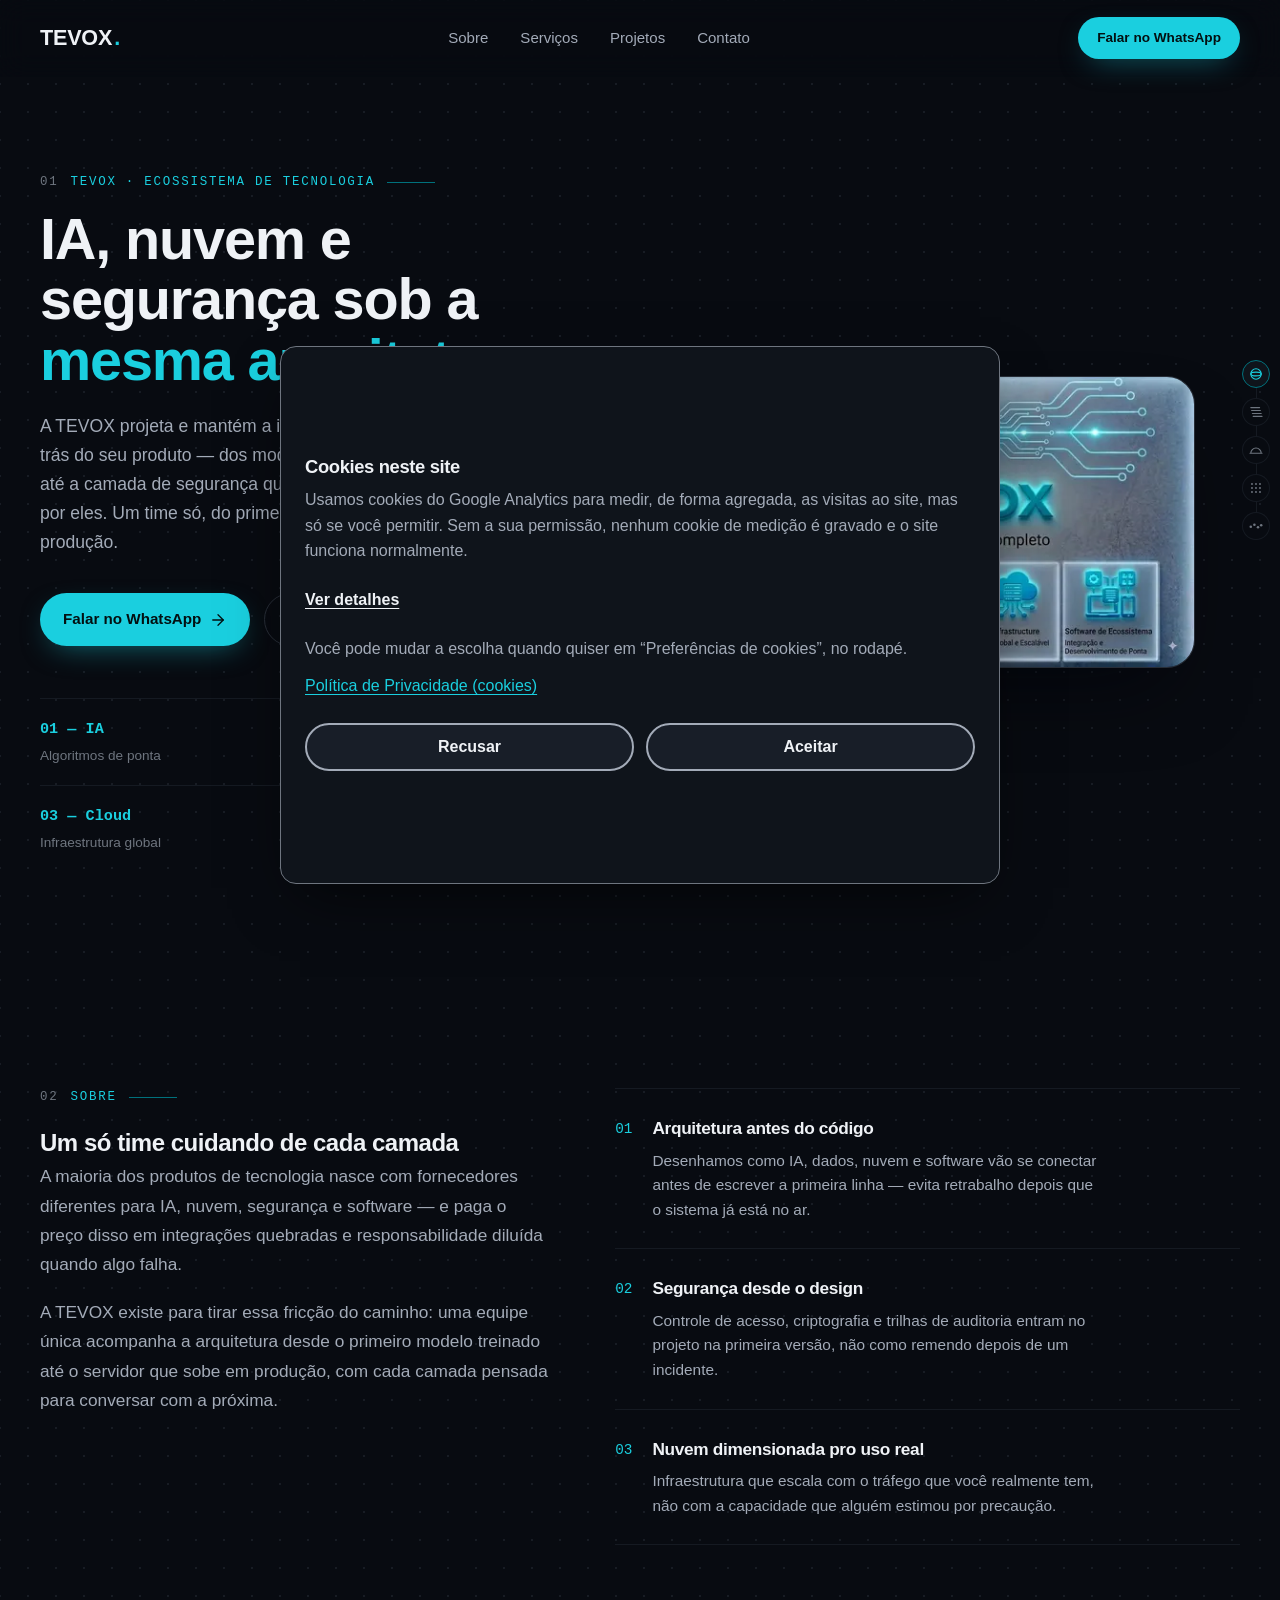
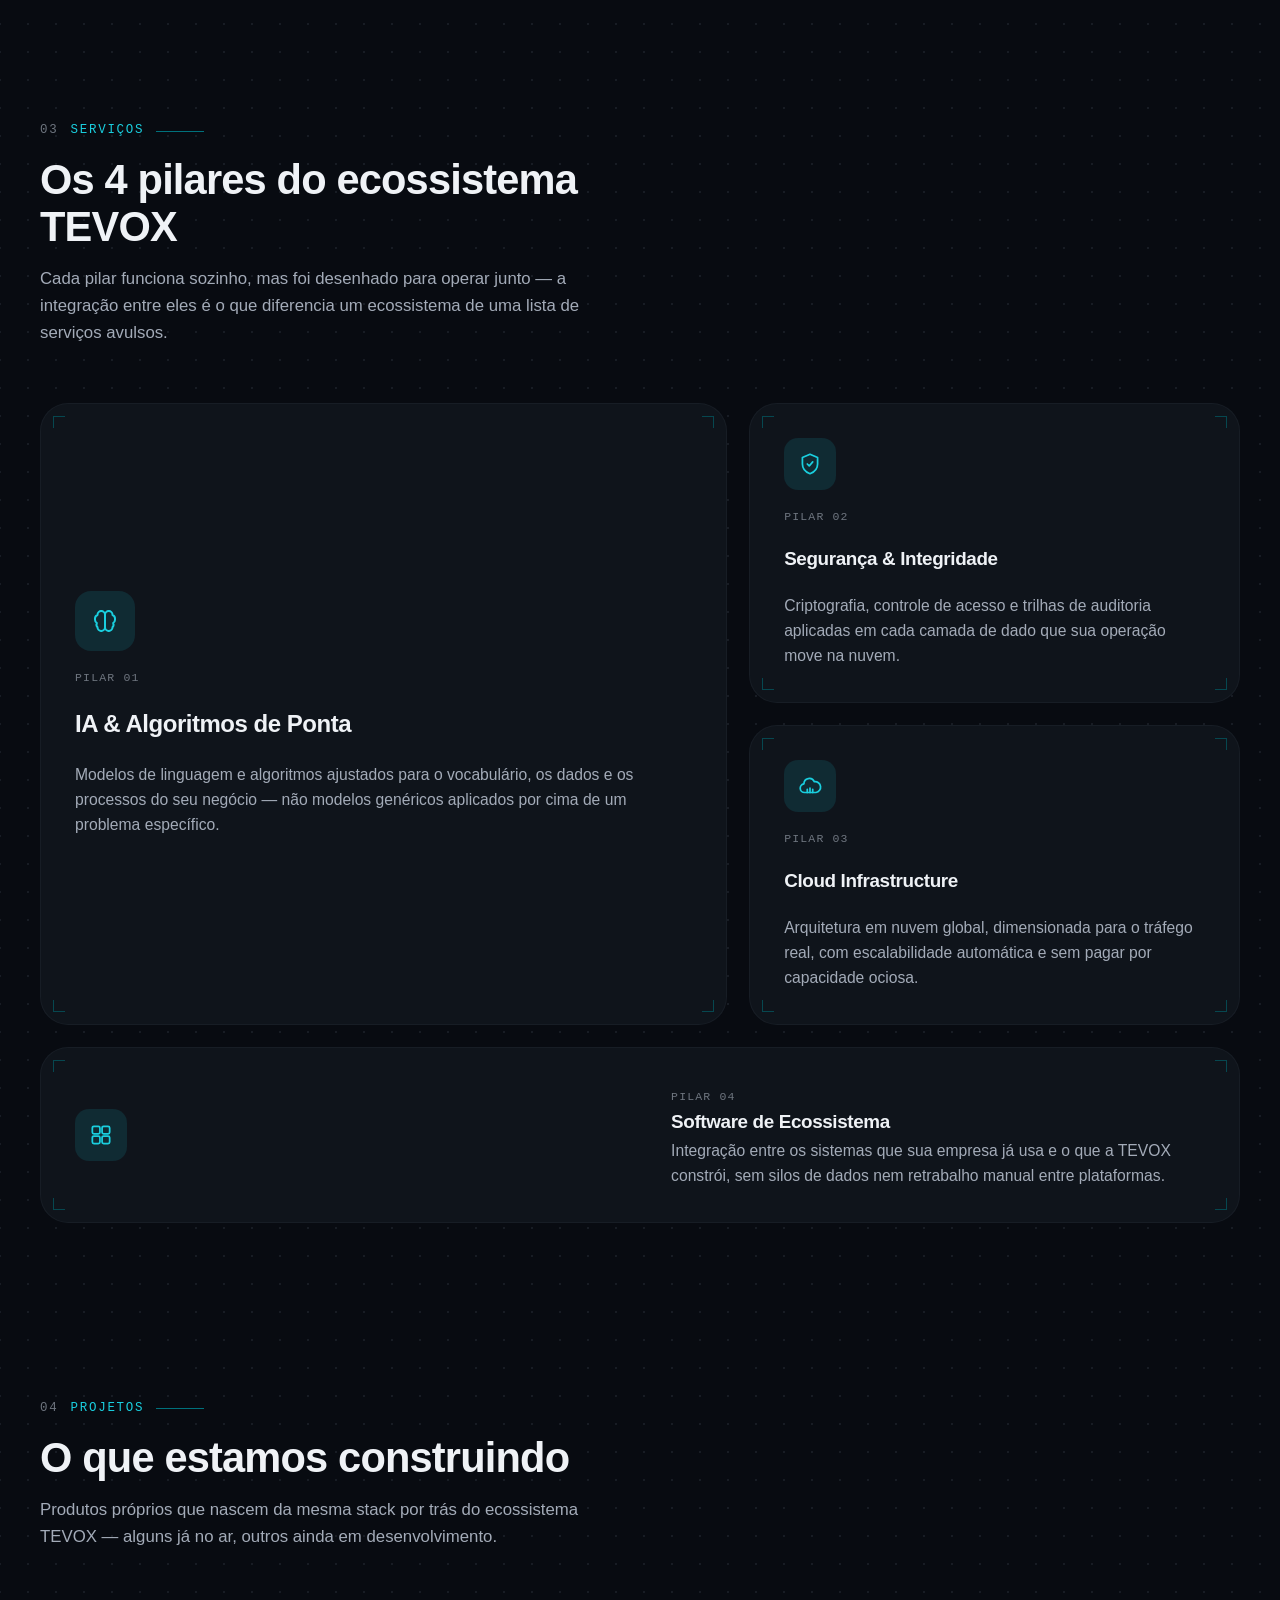
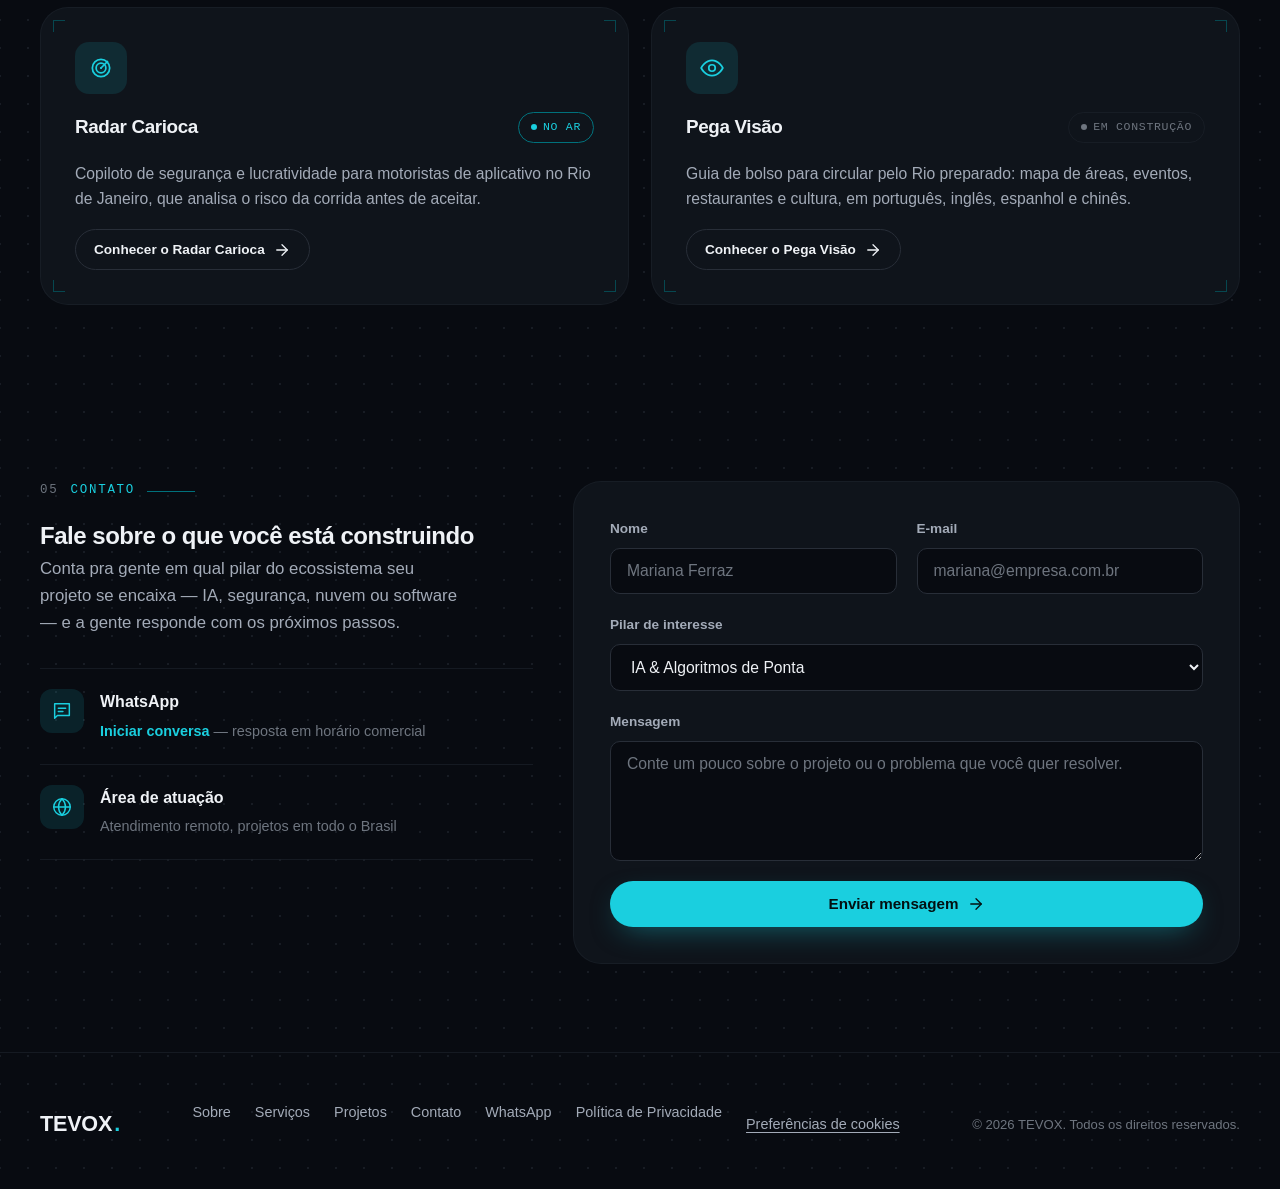
<file: index.html>
<!DOCTYPE html>
<html lang="pt-BR">
<head>
  <meta charset="UTF-8" />
  <meta name="viewport" content="width=device-width, initial-scale=1.0" />
  <meta http-equiv="Content-Security-Policy" content="default-src 'self'; script-src 'self' 'unsafe-inline' https://www.googletagmanager.com; style-src 'self' 'unsafe-inline' https://fonts.googleapis.com; font-src 'self' https://fonts.gstatic.com; img-src 'self' data: https://www.googletagmanager.com https://*.google-analytics.com; connect-src 'self' https://formspree.io https://www.googletagmanager.com https://*.google-analytics.com https://*.analytics.google.com; object-src 'none'; base-uri 'self'; form-action 'self' https://formspree.io; upgrade-insecure-requests" />
  <meta name="referrer" content="strict-origin-when-cross-origin" />
  <title>TEVOX — IA, Nuvem e Segurança em um único ecossistema</title>
  <meta name="description" content="A TEVOX projeta e mantém IA, infraestrutura em nuvem, segurança e software sob uma única arquitetura, com um só time do primeiro modelo ao servidor em produção." />
  <link rel="canonical" href="https://tevox.co/" />
  <meta name="theme-color" content="#111a24" />
  <meta name="google-site-verification" content="p5RXwRClKSoLDXxU9TXCEW-zo6mdJMm-DpWdRUX05zQ" />

  <link rel="icon" type="image/svg+xml" href="assets/img/favicon.svg" />
  <link rel="icon" type="image/png" sizes="32x32" href="assets/img/favicon-32x32.png" />
  <link rel="icon" type="image/png" sizes="16x16" href="assets/img/favicon-16x16.png" />
  <link rel="apple-touch-icon" sizes="180x180" href="assets/img/apple-touch-icon.png" />
  <link rel="manifest" href="site.webmanifest" />

  <meta property="og:type" content="website" />
  <meta property="og:site_name" content="TEVOX" />
  <meta property="og:locale" content="pt_BR" />
  <meta property="og:url" content="https://tevox.co/" />
  <meta property="og:title" content="TEVOX — IA, Nuvem e Segurança em um único ecossistema" />
  <meta property="og:description" content="A TEVOX projeta e mantém IA, infraestrutura em nuvem, segurança e software sob uma única arquitetura, com um só time do primeiro modelo ao servidor em produção." />
  <meta property="og:image" content="https://tevox.co/assets/img/og-image.jpg" />
  <meta property="og:image:width" content="1200" />
  <meta property="og:image:height" content="630" />
  <meta property="og:image:alt" content="TEVOX — ecossistema de IA, nuvem, segurança e software sob uma única arquitetura." />
  <meta name="twitter:card" content="summary_large_image" />
  <meta name="twitter:title" content="TEVOX — IA, Nuvem e Segurança em um único ecossistema" />
  <meta name="twitter:description" content="A TEVOX projeta e mantém IA, infraestrutura em nuvem, segurança e software sob uma única arquitetura, com um só time do primeiro modelo ao servidor em produção." />
  <meta name="twitter:image" content="https://tevox.co/assets/img/og-image.jpg" />
  <meta name="twitter:image:alt" content="TEVOX — ecossistema de IA, nuvem, segurança e software sob uma única arquitetura." />

  <script type="application/ld+json">
  {
    "@context": "https://schema.org",
    "@graph": [
      {
        "@type": "Organization",
        "@id": "https://tevox.co/#organization",
        "name": "TEVOX",
        "url": "https://tevox.co/",
        "logo": "https://tevox.co/assets/img/icon-512.png",
        "image": "https://tevox.co/assets/img/og-image.jpg",
        "description": "A TEVOX projeta e mantém IA, infraestrutura em nuvem, segurança e software sob uma única arquitetura, com um só time do primeiro modelo ao servidor em produção.",
        "areaServed": "BR",
        "contactPoint": {
          "@type": "ContactPoint",
          "contactType": "sales",
          "url": "https://wa.me/5521995925328",
          "availableLanguage": ["Portuguese"]
        }
      },
      {
        "@type": "WebSite",
        "@id": "https://tevox.co/#website",
        "url": "https://tevox.co/",
        "name": "TEVOX",
        "inLanguage": "pt-BR",
        "publisher": { "@id": "https://tevox.co/#organization" }
      }
    ]
  }
  </script>

  <link rel="preconnect" href="https://fonts.googleapis.com" />
  <link rel="preconnect" href="https://fonts.gstatic.com" crossorigin />
  <link rel="preload" as="style" href="https://fonts.googleapis.com/css2?family=Space+Grotesk:wght@500;600;700&family=Inter+Tight:wght@400;500;600&family=JetBrains+Mono:wght@400;500&display=swap" />
  <link rel="stylesheet" href="https://fonts.googleapis.com/css2?family=Space+Grotesk:wght@500;600;700&family=Inter+Tight:wght@400;500;600&family=JetBrains+Mono:wght@400;500&display=swap" media="print" onload="this.media='all'" />
  <noscript>
    <link rel="stylesheet" href="https://fonts.googleapis.com/css2?family=Space+Grotesk:wght@500;600;700&family=Inter+Tight:wght@400;500;600&family=JetBrains+Mono:wght@400;500&display=swap" />
  </noscript>

  <!-- marks JS as running, so .reveal only hides content when something will show it again -->
  <script>document.documentElement.classList.add("js");</script>
  <link rel="stylesheet" href="assets/css/style.css" />

  <!-- Google Analytics so depois do "Aceitar" (LGPD/ANPD): ver assets/js/consentimento.js -->
  <link rel="stylesheet" href="/assets/css/consentimento.css" />
  <script src="/assets/js/consentimento.js" defer></script>
</head>
<body>

  <canvas id="scene" aria-hidden="true"></canvas>

  <header class="site-header" id="header">
    <div class="wrap header-inner">
      <a class="logo" href="#top">TEVOX<span class="logo-dot">.</span></a>

      <nav class="nav" aria-label="Navegação principal">
        <a href="#sobre">Sobre</a>
        <a href="#servicos">Serviços</a>
        <a href="#projetos">Projetos</a>
        <a href="#contato">Contato</a>
      </nav>

      <a class="btn btn-primary btn-sm header-cta" href="https://wa.me/5521995925328?text=Ol%C3%A1%2C%20vim%20pelo%20site%20da%20TEVOX" target="_blank" rel="noopener">
        Falar no WhatsApp
      </a>

      <button class="nav-toggle" id="navToggle" aria-label="Abrir menu" aria-expanded="false" aria-controls="mobileNav">
        <svg class="icon-open" viewBox="0 0 24 24" fill="none" stroke="currentColor" stroke-width="1.7" stroke-linecap="round"><line x1="4" y1="7" x2="20" y2="7"/><line x1="4" y1="12" x2="20" y2="12"/><line x1="4" y1="17" x2="20" y2="17"/></svg>
        <svg class="icon-close" viewBox="0 0 24 24" fill="none" stroke="currentColor" stroke-width="1.7" stroke-linecap="round"><line x1="6" y1="6" x2="18" y2="18"/><line x1="18" y1="6" x2="6" y2="18"/></svg>
      </button>
    </div>
  </header>

  <nav class="mobile-nav" id="mobileNav" aria-label="Navegação móvel">
    <a href="#sobre">Sobre</a>
    <a href="#servicos">Serviços</a>
    <a href="#projetos">Projetos</a>
    <a href="#contato">Contato</a>
    <a class="btn btn-primary" href="https://wa.me/5521995925328?text=Ol%C3%A1%2C%20vim%20pelo%20site%20da%20TEVOX" target="_blank" rel="noopener">
      Falar no WhatsApp
    </a>
  </nav>

  <!-- Trilho da constelação: cada seção com o desenho da forma que o campo assume nela -->
  <nav class="rail" id="rail" aria-label="Seções da página">
    <span class="rail-track" aria-hidden="true"><span class="rail-fill" id="railFill"></span></span>
    <a class="rail-item" href="#top" data-section="top">
      <svg viewBox="0 0 20 20" aria-hidden="true"><circle cx="10" cy="10" r="6.5"/><ellipse cx="10" cy="10" rx="6.5" ry="2.4"/></svg>
      <span class="rail-label">Início</span>
    </a>
    <a class="rail-item" href="#sobre" data-section="sobre">
      <svg viewBox="0 0 20 20" aria-hidden="true"><path d="M3.5 4.5h11M4.5 8.2h11M5.5 11.8h11M6.5 15.5h11"/></svg>
      <span class="rail-label">Sobre</span>
    </a>
    <a class="rail-item" href="#servicos" data-section="servicos">
      <svg viewBox="0 0 20 20" aria-hidden="true"><path d="M3.5 14a6.5 6.5 0 0 1 13 0M2.5 14h15"/></svg>
      <span class="rail-label">Serviços</span>
    </a>
    <a class="rail-item" href="#projetos" data-section="projetos">
      <svg viewBox="0 0 20 20" aria-hidden="true" class="rail-dots"><circle cx="5" cy="5" r="1.2"/><circle cx="10" cy="5" r="1.2"/><circle cx="15" cy="5" r="1.2"/><circle cx="5" cy="10" r="1.2"/><circle cx="10" cy="10" r="1.2"/><circle cx="15" cy="10" r="1.2"/><circle cx="5" cy="15" r="1.2"/><circle cx="10" cy="15" r="1.2"/><circle cx="15" cy="15" r="1.2"/></svg>
      <span class="rail-label">Projetos</span>
    </a>
    <a class="rail-item" href="#contato" data-section="contato">
      <svg viewBox="0 0 20 20" aria-hidden="true" class="rail-dots"><circle cx="3.5" cy="11" r="1.6"/><circle cx="8" cy="8.5" r="1.6"/><circle cx="12.5" cy="11.5" r="1.6"/><circle cx="16.5" cy="9" r="1.6"/></svg>
      <span class="rail-label">Contato</span>
    </a>
  </nav>

  <main id="top">

    <!-- ============ HERO ============ -->
    <section class="hero">
      <div class="wrap hero-grid">
        <div class="hero-copy">
          <p class="eyebrow"><span class="eyebrow-index">01</span>TEVOX · Ecossistema de tecnologia</p>
          <h1>IA, nuvem e segurança sob a <span class="h1-accent">mesma arquitetura</span>.</h1>
          <p class="lead">
            A TEVOX projeta e mantém a infraestrutura de tecnologia por trás do seu produto —
            dos modelos de IA que tomam decisão até a camada de segurança que protege cada dado
            que passa por eles. Um time só, do primeiro protótipo ao servidor em produção.
          </p>
          <div class="hero-actions">
            <a class="btn btn-primary" href="https://wa.me/5521995925328?text=Ol%C3%A1%2C%20vim%20pelo%20site%20da%20TEVOX" target="_blank" rel="noopener">
              Falar no WhatsApp
              <svg viewBox="0 0 24 24" fill="none" stroke="currentColor" stroke-width="1.7" stroke-linecap="round" stroke-linejoin="round"><line x1="5" y1="12" x2="19" y2="12"/><polyline points="12 5 19 12 12 19"/></svg>
            </a>
            <a class="btn btn-ghost" href="#servicos">Ver os 4 pilares</a>
          </div>

          <div class="hero-meta">
            <div class="hero-meta-item">
              <strong>01 — IA</strong>
              <span>Algoritmos de ponta</span>
            </div>
            <div class="hero-meta-item">
              <strong>02 — Segurança</strong>
              <span>Integridade de dados</span>
            </div>
            <div class="hero-meta-item">
              <strong>03 — Cloud</strong>
              <span>Infraestrutura global</span>
            </div>
            <div class="hero-meta-item">
              <strong>04 — Software</strong>
              <span>Ecossistema integrado</span>
            </div>
          </div>
        </div>

        <div class="hero-visual">
          <div class="hero-visual-glow" aria-hidden="true"></div>
          <div class="hero-visual-frame">
            <picture>
              <source type="image/webp"
                srcset="assets/img/tevox-ecossistema-480.webp 480w, assets/img/tevox-ecossistema-720.webp 720w, assets/img/tevox-ecossistema-960.webp 960w"
                sizes="(max-width: 507px) calc(100vw - 48px), 460px" />
              <img src="assets/img/tevox-ecossistema-960.jpg"
                srcset="assets/img/tevox-ecossistema-480.jpg 480w, assets/img/tevox-ecossistema-720.jpg 720w, assets/img/tevox-ecossistema-960.jpg 960w"
                sizes="(max-width: 507px) calc(100vw - 48px), 460px"
                alt="Identidade visual da TEVOX representando os quatro pilares do ecossistema: IA, Segurança, Cloud Infrastructure e Software"
                width="960" height="608" loading="eager" decoding="async" fetchpriority="high" />
            </picture>
          </div>
          <div class="hero-visual-tag">
            <strong>O Ecossistema Completo</strong>
            4 camadas, uma só arquitetura
          </div>
        </div>
      </div>
    </section>

    <!-- ============ SOBRE ============ -->
    <section id="sobre">
      <div class="wrap about-grid">
        <div class="about-copy reveal">
          <p class="eyebrow"><span class="eyebrow-index">02</span>Sobre</p>
          <h2>Um só time cuidando de cada camada</h2>
          <p class="lead">
            A maioria dos produtos de tecnologia nasce com fornecedores diferentes para IA, nuvem,
            segurança e software — e paga o preço disso em integrações quebradas e responsabilidade
            diluída quando algo falha.
          </p>
          <p class="lead">
            A TEVOX existe para tirar essa fricção do caminho: uma equipe única acompanha a arquitetura
            desde o primeiro modelo treinado até o servidor que sobe em produção, com cada camada
            pensada para conversar com a próxima.
          </p>
        </div>

        <div class="principles reveal reveal-stagger">
          <div class="principle">
            <span class="principle-index">01</span>
            <div>
              <h3>Arquitetura antes do código</h3>
              <p>Desenhamos como IA, dados, nuvem e software vão se conectar antes de escrever a primeira linha — evita retrabalho depois que o sistema já está no ar.</p>
            </div>
          </div>
          <div class="principle">
            <span class="principle-index">02</span>
            <div>
              <h3>Segurança desde o design</h3>
              <p>Controle de acesso, criptografia e trilhas de auditoria entram no projeto na primeira versão, não como remendo depois de um incidente.</p>
            </div>
          </div>
          <div class="principle">
            <span class="principle-index">03</span>
            <div>
              <h3>Nuvem dimensionada pro uso real</h3>
              <p>Infraestrutura que escala com o tráfego que você realmente tem, não com a capacidade que alguém estimou por precaução.</p>
            </div>
          </div>
        </div>
      </div>
    </section>

    <!-- ============ SERVIÇOS ============ -->
    <section id="servicos">
      <div class="wrap">
        <div class="section-head reveal">
          <p class="eyebrow"><span class="eyebrow-index">03</span>Serviços</p>
          <h2>Os 4 pilares do ecossistema TEVOX</h2>
          <p class="lead">Cada pilar funciona sozinho, mas foi desenhado para operar junto — a integração entre eles é o que diferencia um ecossistema de uma lista de serviços avulsos.</p>
        </div>

        <div class="bento reveal reveal-stagger">
          <article class="bento-card bento-card--ia" data-pillar="0">
            <div class="bento-icon" aria-hidden="true">
              <svg viewBox="0 0 24 24" fill="none" stroke="currentColor" stroke-width="1.6" stroke-linecap="round" stroke-linejoin="round"><path d="M9 4a3 3 0 0 0-3 3v.2A3 3 0 0 0 4 10v1a3 3 0 0 0 1.5 2.6A3 3 0 0 0 6 17a3 3 0 0 0 3 3"/><path d="M15 4a3 3 0 0 1 3 3v.2A3 3 0 0 1 20 10v1a3 3 0 0 1-1.5 2.6A3 3 0 0 1 18 17a3 3 0 0 1-3 3"/><path d="M9 4a3 3 0 0 1 3 3v10a3 3 0 0 1-3 3"/><path d="M15 4a3 3 0 0 0-3 3v10a3 3 0 0 0 3 3"/></svg>
            </div>
            <span class="bento-tag">Pilar 01</span>
            <h3>IA &amp; Algoritmos de Ponta</h3>
            <p>Modelos de linguagem e algoritmos ajustados para o vocabulário, os dados e os processos do seu negócio — não modelos genéricos aplicados por cima de um problema específico.</p>
          </article>

          <article class="bento-card bento-card--seguranca" data-pillar="1">
            <div class="bento-icon" aria-hidden="true">
              <svg viewBox="0 0 24 24" fill="none" stroke="currentColor" stroke-width="1.6" stroke-linecap="round" stroke-linejoin="round"><path d="M12 3l7 3v6c0 4.5-3 7.5-7 9-4-1.5-7-4.5-7-9V6l7-3z"/><path d="M9.5 12l1.8 1.8L14.5 10"/></svg>
            </div>
            <span class="bento-tag">Pilar 02</span>
            <h3>Segurança &amp; Integridade</h3>
            <p>Criptografia, controle de acesso e trilhas de auditoria aplicadas em cada camada de dado que sua operação move na nuvem.</p>
          </article>

          <article class="bento-card bento-card--cloud" data-pillar="2">
            <div class="bento-icon" aria-hidden="true">
              <svg viewBox="0 0 24 24" fill="none" stroke="currentColor" stroke-width="1.6" stroke-linecap="round" stroke-linejoin="round"><path d="M7 18a4 4 0 0 1-.6-7.96A5 5 0 0 1 16 8.05 4.5 4.5 0 0 1 17.5 18H7z"/><path d="M9.5 15v3M12 14v4M14.5 15v3"/></svg>
            </div>
            <span class="bento-tag">Pilar 03</span>
            <h3>Cloud Infrastructure</h3>
            <p>Arquitetura em nuvem global, dimensionada para o tráfego real, com escalabilidade automática e sem pagar por capacidade ociosa.</p>
          </article>

          <article class="bento-card bento-card--software" data-pillar="3">
            <div class="bento-icon" aria-hidden="true">
              <svg viewBox="0 0 24 24" fill="none" stroke="currentColor" stroke-width="1.6" stroke-linecap="round" stroke-linejoin="round"><rect x="4" y="4" width="7" height="7" rx="1.5"/><rect x="13" y="4" width="7" height="7" rx="1.5"/><rect x="4" y="13" width="7" height="7" rx="1.5"/><rect x="13" y="13" width="7" height="7" rx="1.5"/></svg>
            </div>
            <div class="bento-copy">
              <span class="bento-tag">Pilar 04</span>
              <h3>Software de Ecossistema</h3>
              <p>Integração entre os sistemas que sua empresa já usa e o que a TEVOX constrói, sem silos de dados nem retrabalho manual entre plataformas.</p>
            </div>
          </article>
        </div>
      </div>
    </section>

    <!-- ============ PROJETOS ============ -->
    <section id="projetos">
      <div class="wrap">
        <div class="section-head reveal">
          <p class="eyebrow"><span class="eyebrow-index">04</span>Projetos</p>
          <h2>O que estamos construindo</h2>
          <p class="lead">Produtos próprios que nascem da mesma stack por trás do ecossistema TEVOX — alguns já no ar, outros ainda em desenvolvimento.</p>
        </div>

        <div class="projects-grid reveal reveal-stagger">
          <article class="project-card">
            <div class="bento-icon" aria-hidden="true">
              <svg viewBox="0 0 24 24" fill="none" stroke="currentColor" stroke-width="1.6" stroke-linecap="round" stroke-linejoin="round"><circle cx="12" cy="12" r="8"/><circle cx="12" cy="12" r="4.5"/><circle cx="12" cy="12" r="1" fill="currentColor" stroke="none"/><path d="M12 12l6-6"/></svg>
            </div>
            <div class="project-card-head">
              <h3>Radar Carioca</h3>
              <span class="status-badge status-badge--dev">No ar</span>
            </div>
            <p>Copiloto de segurança e lucratividade para motoristas de aplicativo no Rio de Janeiro, que analisa o risco da corrida antes de aceitar.</p>
            <a class="btn btn-ghost btn-sm project-card-link" href="https://tevox.co/radarcarioca-site/" target="_blank" rel="noopener">
              Conhecer o Radar Carioca
              <svg viewBox="0 0 24 24" fill="none" stroke="currentColor" stroke-width="1.7" stroke-linecap="round" stroke-linejoin="round"><line x1="5" y1="12" x2="19" y2="12"/><polyline points="12 5 19 12 12 19"/></svg>
            </a>
          </article>

          <article class="project-card">
            <div class="bento-icon" aria-hidden="true">
              <svg viewBox="0 0 24 24" fill="none" stroke="currentColor" stroke-width="1.6" stroke-linecap="round" stroke-linejoin="round"><path d="M2 12s3.5-7 10-7 10 7 10 7-3.5 7-10 7-10-7-10-7z"/><circle cx="12" cy="12" r="3"/></svg>
            </div>
            <div class="project-card-head">
              <h3>Pega Visão</h3>
              <span class="status-badge">Em construção</span>
            </div>
            <p>Guia de bolso para circular pelo Rio preparado: mapa de áreas, eventos, restaurantes e cultura, em português, inglês, espanhol e chinês.</p>
            <a class="btn btn-ghost btn-sm project-card-link" href="/pega-visao/">
              Conhecer o Pega Visão
              <svg viewBox="0 0 24 24" fill="none" stroke="currentColor" stroke-width="1.7" stroke-linecap="round" stroke-linejoin="round"><line x1="5" y1="12" x2="19" y2="12"/><polyline points="12 5 19 12 12 19"/></svg>
            </a>
          </article>
        </div>
      </div>
    </section>

    <!-- ============ CONTATO ============ -->
    <section id="contato">
      <div class="wrap contact-grid">
        <div class="contact-info reveal">
          <p class="eyebrow"><span class="eyebrow-index">05</span>Contato</p>
          <h2>Fale sobre o que você está construindo</h2>
          <p class="lead">Conta pra gente em qual pilar do ecossistema seu projeto se encaixa — IA, segurança, nuvem ou software — e a gente responde com os próximos passos.</p>

          <div class="contact-channel">
            <div class="bento-icon" aria-hidden="true">
              <svg viewBox="0 0 24 24" fill="none" stroke="currentColor" stroke-width="1.6" stroke-linecap="round" stroke-linejoin="round"><path d="M4 4h16v13H7l-3 3V4z"/><path d="M8 9h8M8 12.5h5"/></svg>
            </div>
            <div class="contact-channel-body">
              <strong>WhatsApp</strong>
              <span><a href="https://wa.me/5521995925328?text=Ol%C3%A1%2C%20vim%20pelo%20site%20da%20TEVOX" target="_blank" rel="noopener">Iniciar conversa</a> — resposta em horário comercial</span>
            </div>
          </div>

          <div class="contact-channel">
            <div class="bento-icon" aria-hidden="true">
              <svg viewBox="0 0 24 24" fill="none" stroke="currentColor" stroke-width="1.6" stroke-linecap="round" stroke-linejoin="round"><circle cx="12" cy="12" r="9"/><path d="M3 12h18M12 3c2.5 2.6 3.8 5.8 3.8 9s-1.3 6.4-3.8 9c-2.5-2.6-3.8-5.8-3.8-9S9.5 5.6 12 3z"/></svg>
            </div>
            <div class="contact-channel-body">
              <strong>Área de atuação</strong>
              <span>Atendimento remoto, projetos em todo o Brasil</span>
            </div>
          </div>
        </div>

        <form class="contact-form reveal" id="contactForm" action="https://formspree.io/f/xljrqlzk" method="POST" novalidate>
          <input type="hidden" name="_subject" value="Novo contato via site TEVOX" />
          <div class="form-row form-row--split">
            <div class="field">
              <label for="name">Nome</label>
              <input type="text" id="name" name="name" placeholder="Mariana Ferraz" autocomplete="name" aria-describedby="name-error" required />
              <span class="field-error" id="name-error">Digite seu nome.</span>
            </div>
            <div class="field">
              <label for="email">E-mail</label>
              <input type="email" id="email" name="email" placeholder="mariana@empresa.com.br" autocomplete="email" aria-describedby="email-error" required />
              <span class="field-error" id="email-error">Digite um e-mail válido.</span>
            </div>
          </div>

          <div class="field">
            <label for="pilar">Pilar de interesse</label>
            <select id="pilar" name="pilar">
              <option value="ia">IA &amp; Algoritmos de Ponta</option>
              <option value="seguranca">Segurança &amp; Integridade</option>
              <option value="cloud">Cloud Infrastructure</option>
              <option value="software">Software de Ecossistema</option>
              <option value="nao-sei">Ainda não sei / quero conversar</option>
            </select>
          </div>

          <div class="field">
            <label for="message">Mensagem</label>
            <textarea id="message" name="message" placeholder="Conte um pouco sobre o projeto ou o problema que você quer resolver." aria-describedby="message-error" required></textarea>
            <span class="field-error" id="message-error">Conte um pouco sobre o seu projeto.</span>
          </div>

          <button class="btn btn-primary" type="submit" style="width: 100%; justify-content: center;">
            Enviar mensagem
            <svg viewBox="0 0 24 24" fill="none" stroke="currentColor" stroke-width="1.7" stroke-linecap="round" stroke-linejoin="round"><line x1="5" y1="12" x2="19" y2="12"/><polyline points="12 5 19 12 12 19"/></svg>
          </button>

          <div class="form-status" id="formStatus" role="status" aria-live="polite"></div>
        </form>
      </div>
    </section>

  </main>

  <footer class="site-footer">
    <div class="wrap footer-grid">
      <a class="logo" href="#top">TEVOX<span class="logo-dot">.</span></a>
      <nav class="footer-nav" aria-label="Navegação do rodapé">
        <a href="#sobre">Sobre</a>
        <a href="#servicos">Serviços</a>
        <a href="#projetos">Projetos</a>
        <a href="#contato">Contato</a>
        <a href="https://wa.me/5521995925328" target="_blank" rel="noopener">WhatsApp</a>
        <a href="privacidade.html">Política de Privacidade</a>
      </nav>
      <p class="footer-meta">© 2026 TEVOX. Todos os direitos reservados.</p>
    </div>
  </footer>

  <script src="assets/js/main.js"></script>
  <script>
    /* Load the constellation wherever it can actually run. Phones get a lighter
       field (see scene.js) and the fetch waits for first paint, so the hero is
       never held up by 600 KB of Three.js. Reduced motion, Save-Data and
       low-memory devices keep the static hero and download nothing. */
    (function () {
      if (window.matchMedia("(prefers-reduced-motion: reduce)").matches) return;
      var conn = navigator.connection || {};
      if (conn.saveData || /(^|-)2g$/.test(conn.effectiveType || "")) return;
      if ((navigator.deviceMemory || 4) < 2) return;

      function boot() {
        ["assets/js/three.min.js", "assets/js/scene.js"]
          .forEach(function (src) {
            var s = document.createElement("script");
            s.src = src;
            s.async = false;
            document.head.appendChild(s);
          });
      }
      if (document.readyState === "complete") setTimeout(boot, 1);
      else window.addEventListener("load", function () { setTimeout(boot, 1); });
    })();
  </script>
</body>
</html>
</file>
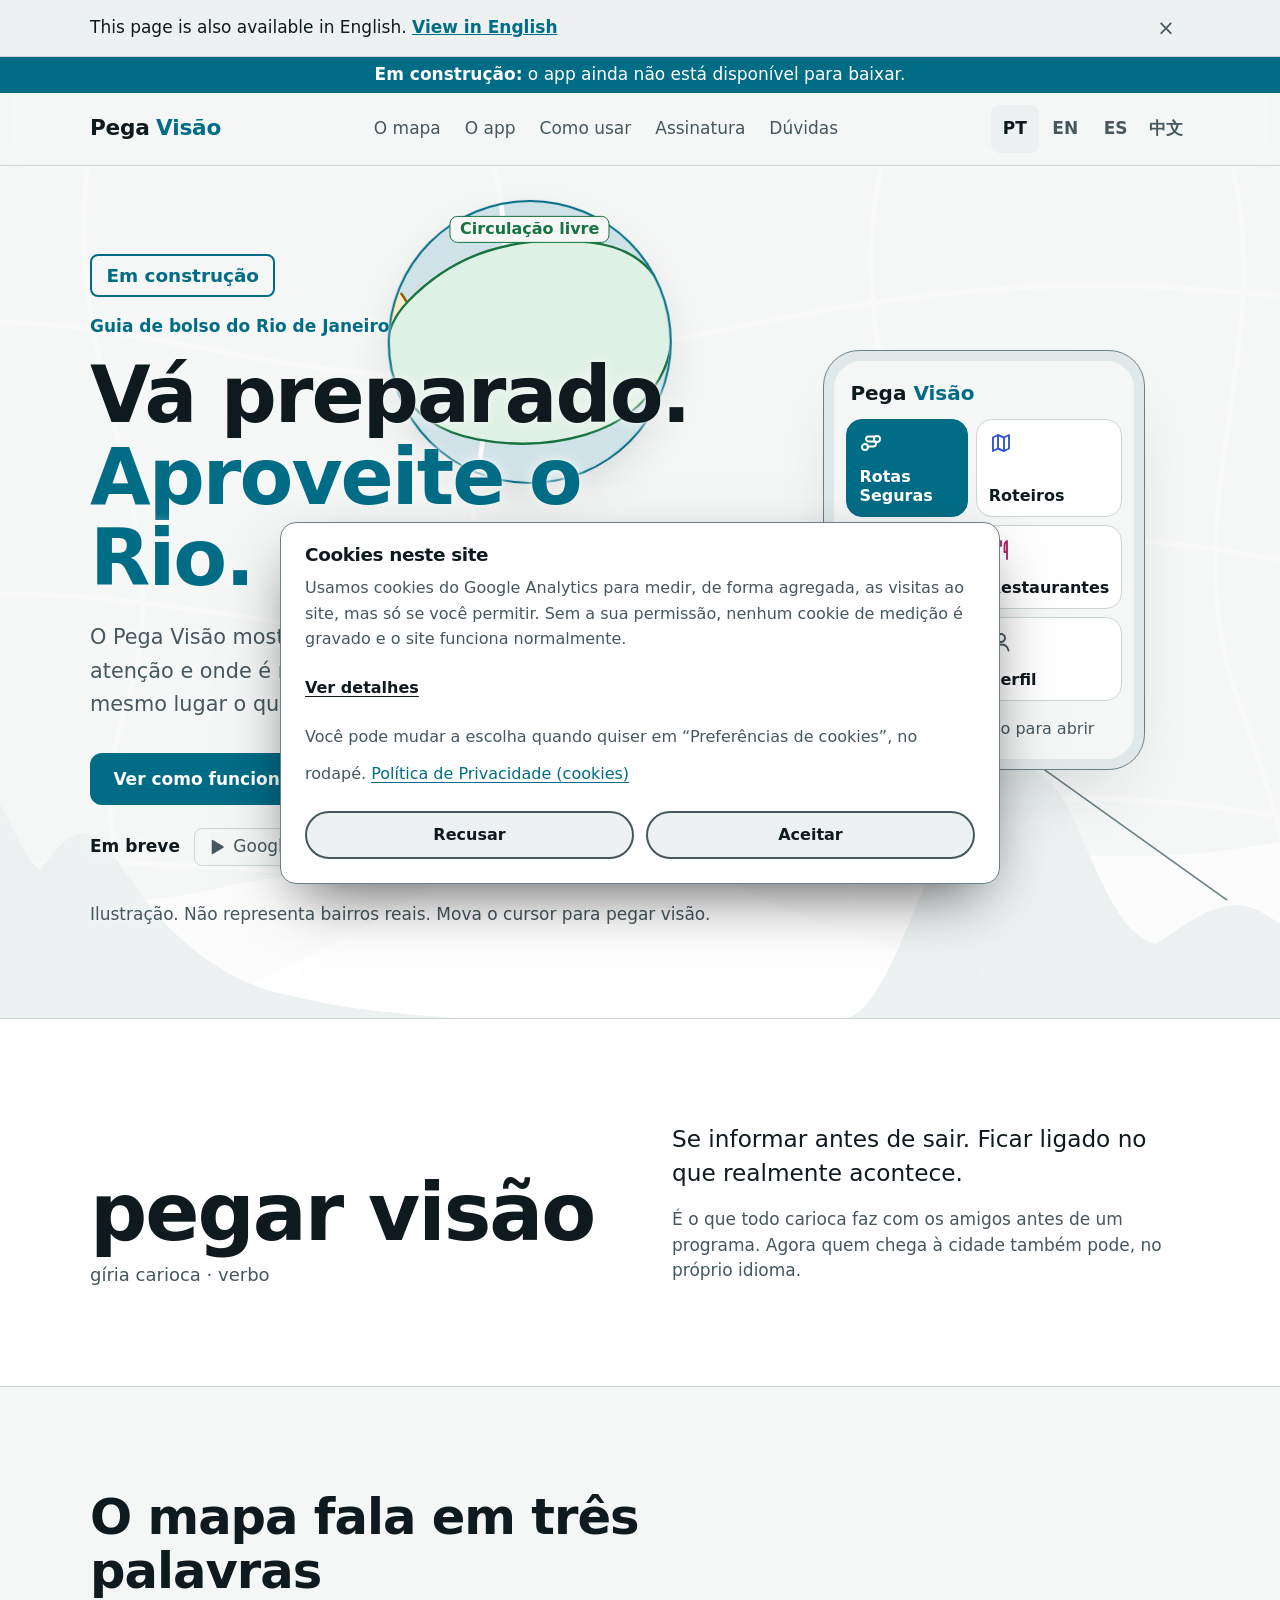
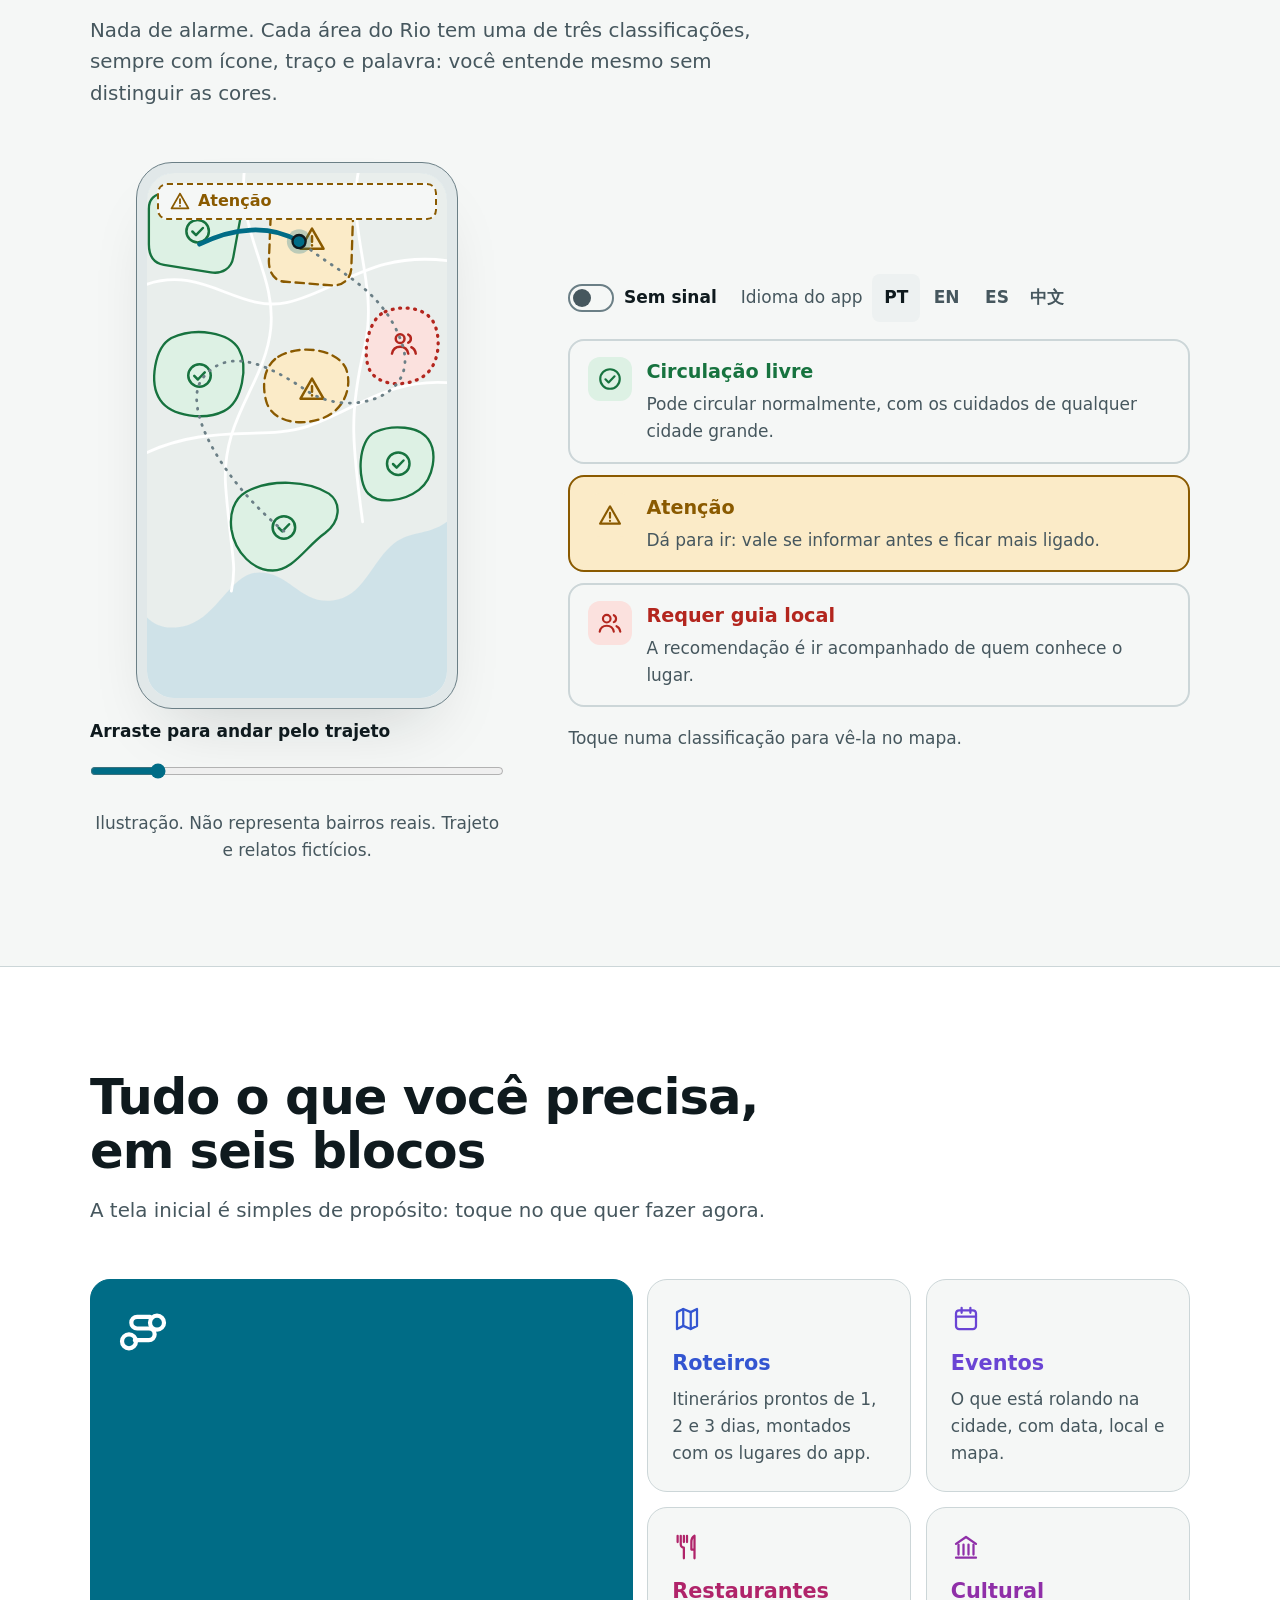
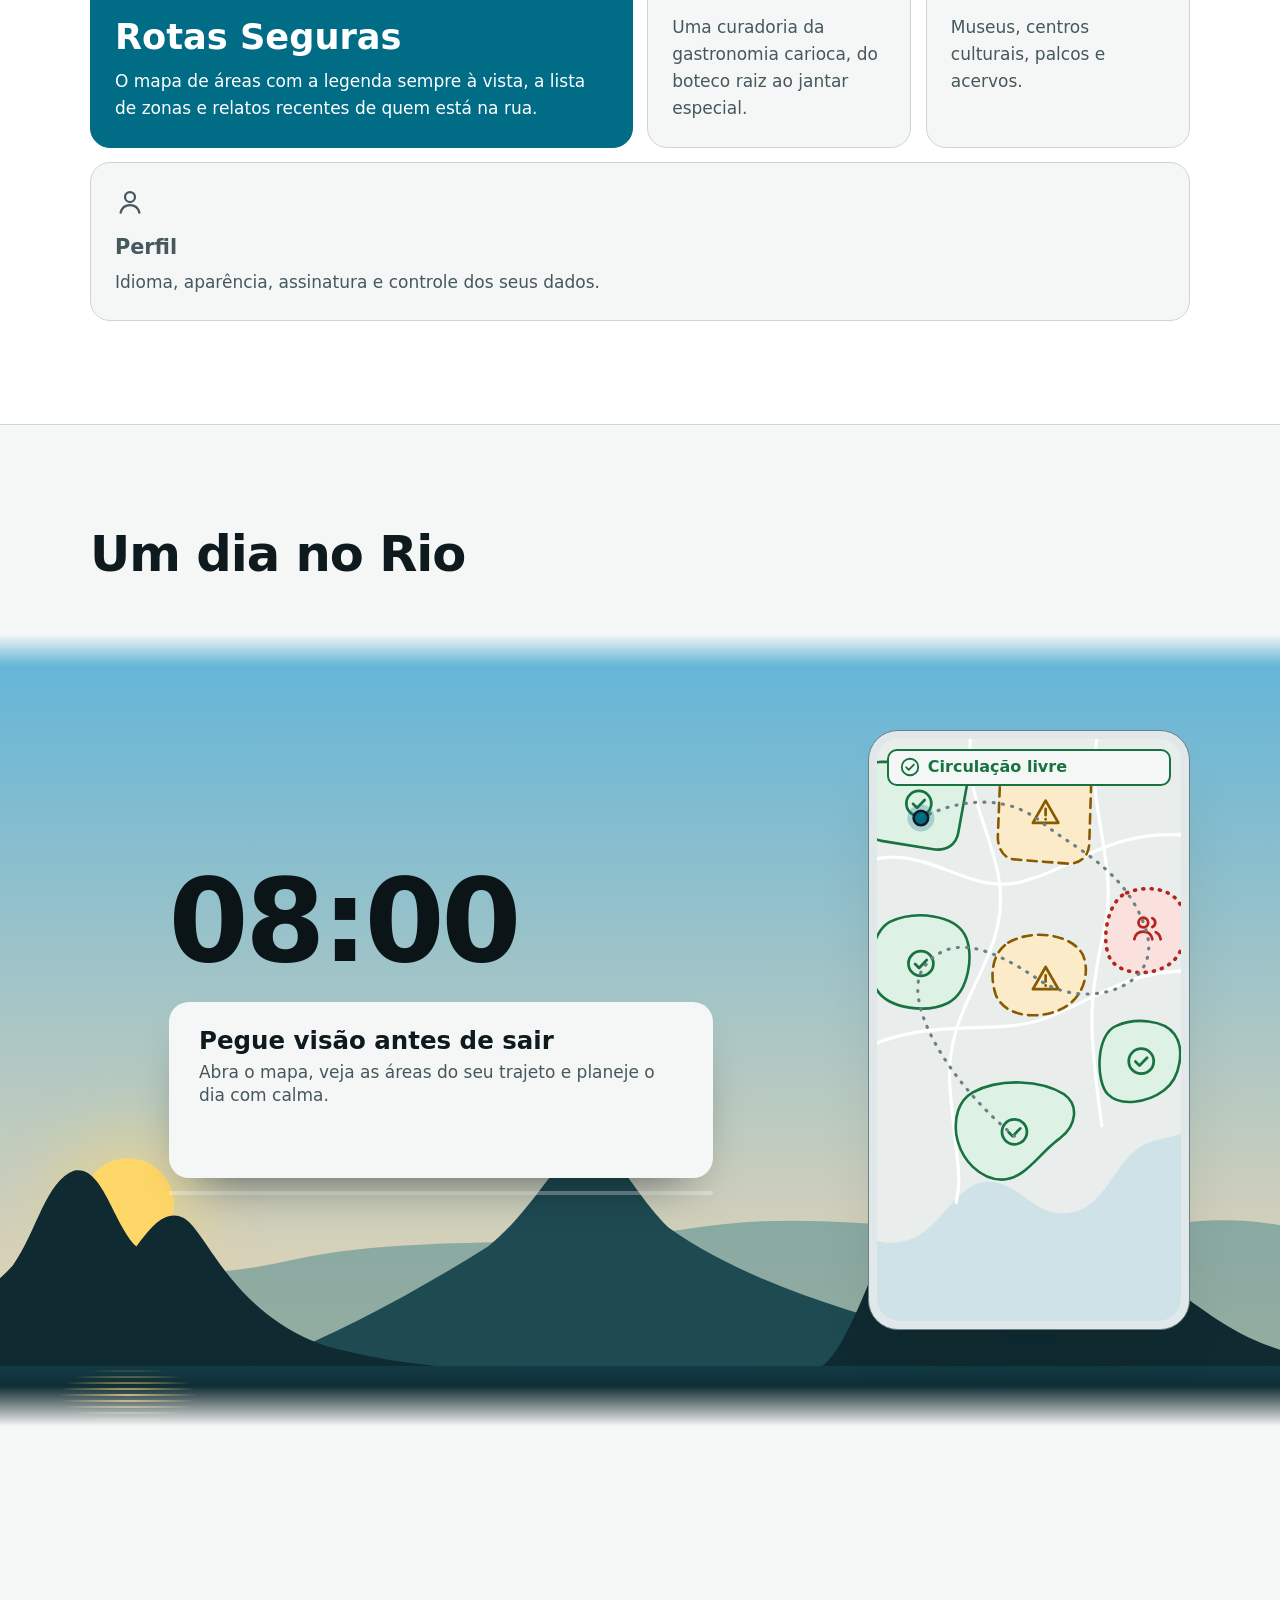
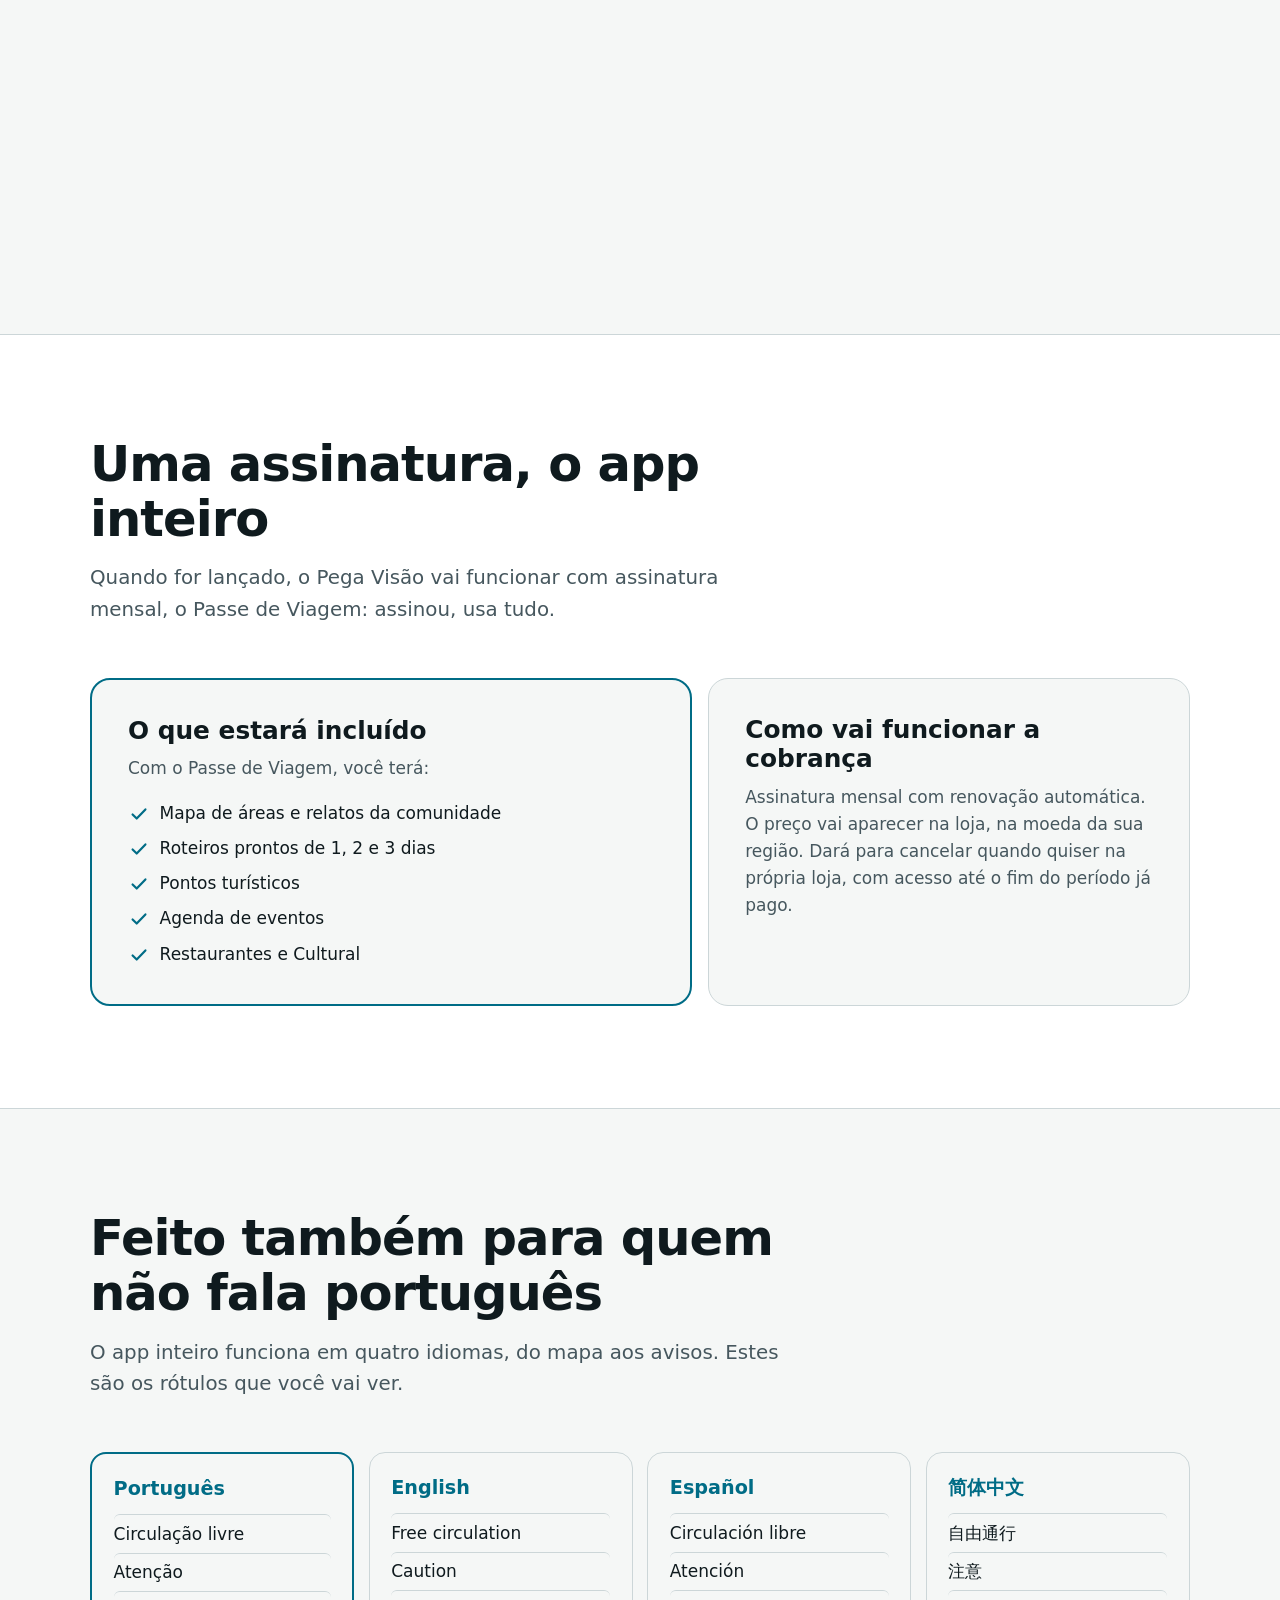
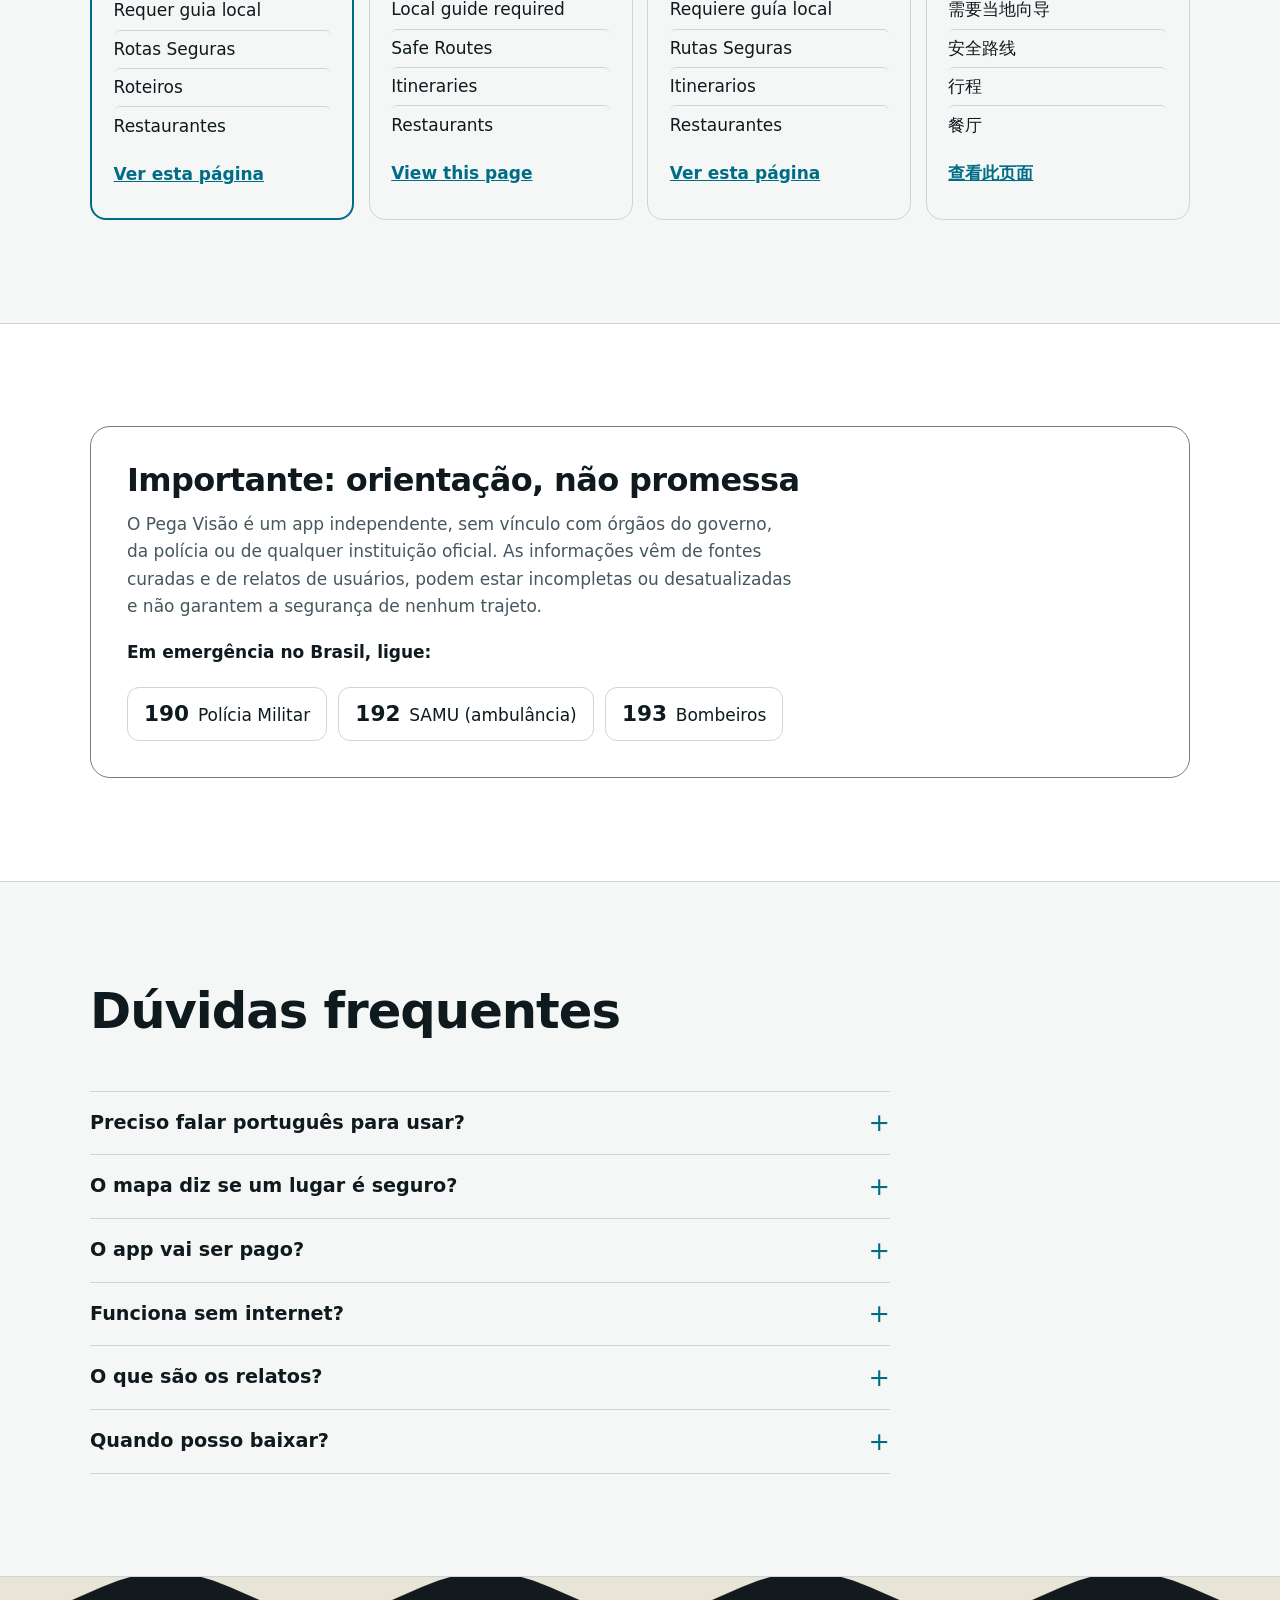
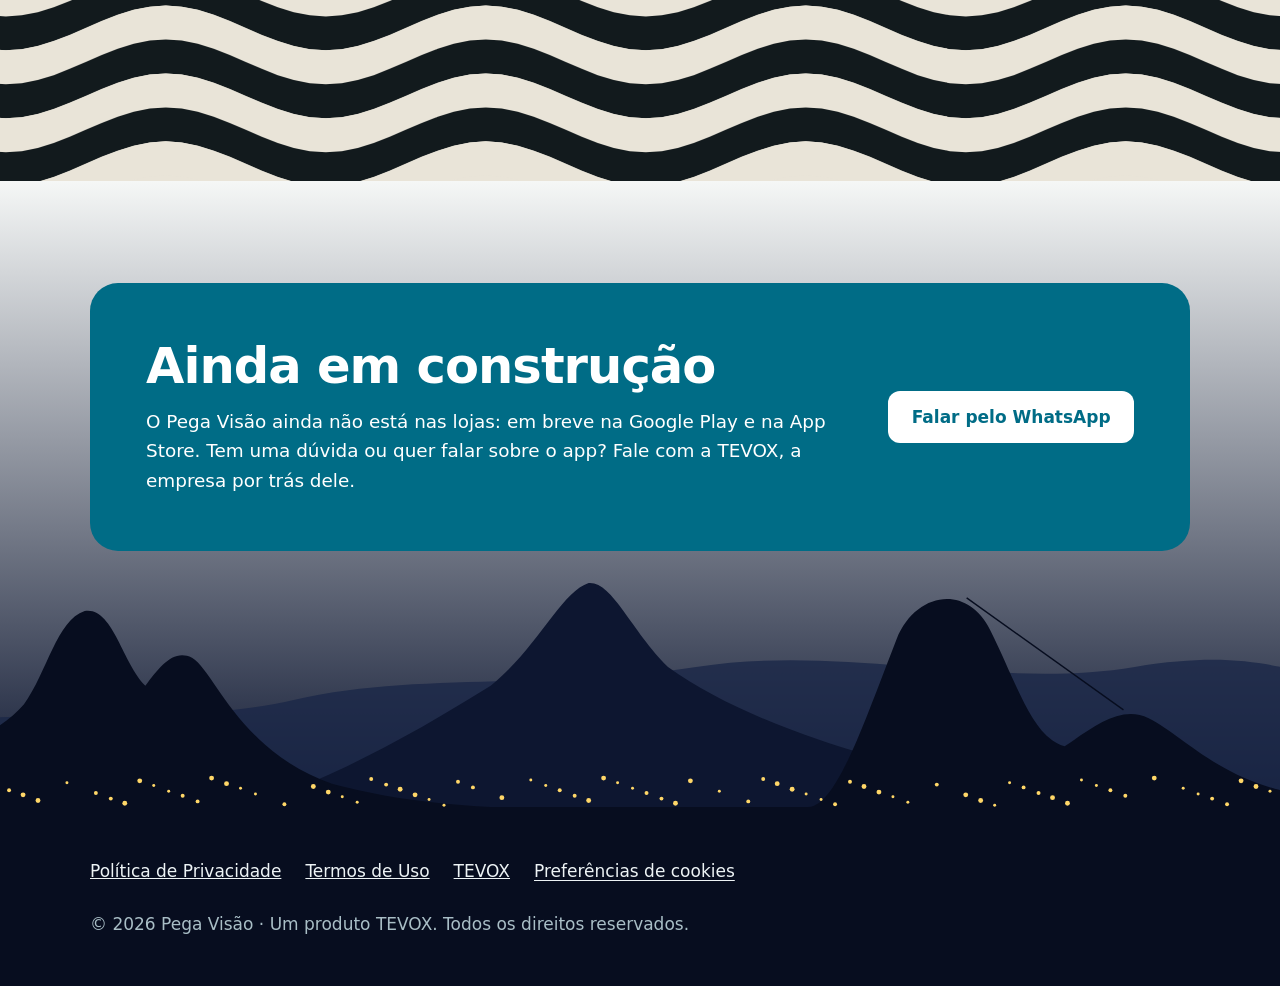
<file: pega-visao/index.html>
<!DOCTYPE html>
<html lang="pt-BR">
<head>
  <meta charset="UTF-8" />
  <meta name="viewport" content="width=device-width, initial-scale=1.0" />
  <meta http-equiv="Content-Security-Policy" content="default-src 'self'; script-src 'self' 'unsafe-inline' https://www.googletagmanager.com; style-src 'self' 'unsafe-inline' https://fonts.googleapis.com; font-src 'self' https://fonts.gstatic.com; img-src 'self' data: https://www.googletagmanager.com https://*.google-analytics.com; connect-src 'self' https://www.googletagmanager.com https://*.google-analytics.com https://*.analytics.google.com; object-src 'none'; base-uri 'self'; form-action 'none'; upgrade-insecure-requests" />
  <meta name="referrer" content="strict-origin-when-cross-origin" />
  <title>Pega Visão — o guia de bolso para ir preparado no Rio de Janeiro</title>
  <meta name="description" content="Veja onde a circulação é livre, onde pede atenção e onde é melhor ir com guia local. Mapa de áreas, relatos, eventos, restaurantes e cultura do Rio, em português, inglês, espanhol e chinês." />
  <link rel="canonical" href="https://tevox.co/pega-visao/" />
  <link rel="alternate" hreflang="pt-BR" href="https://tevox.co/pega-visao/" />
  <link rel="alternate" hreflang="en" href="https://tevox.co/pega-visao/en/" />
  <link rel="alternate" hreflang="es" href="https://tevox.co/pega-visao/es/" />
  <link rel="alternate" hreflang="zh-CN" href="https://tevox.co/pega-visao/zh/" />
  <link rel="alternate" hreflang="x-default" href="https://tevox.co/pega-visao/en/" />
  <meta name="theme-color" content="#0B1518" media="(prefers-color-scheme: dark)" />
  <meta name="theme-color" content="#F5F7F6" media="(prefers-color-scheme: light)" />
  <link rel="icon" type="image/svg+xml" href="/assets/img/favicon.svg" />
  <link rel="icon" type="image/png" sizes="32x32" href="/assets/img/favicon-32x32.png" />
  <link rel="apple-touch-icon" sizes="180x180" href="/assets/img/apple-touch-icon.png" />
  <meta property="og:type" content="website" />
  <meta property="og:site_name" content="Pega Visão" />
  <meta property="og:locale" content="pt_BR" />
  <meta property="og:url" content="https://tevox.co/pega-visao/" />
  <meta property="og:title" content="Pega Visão — o guia de bolso para ir preparado no Rio de Janeiro" />
  <meta property="og:description" content="Veja onde a circulação é livre, onde pede atenção e onde é melhor ir com guia local. Mapa de áreas, relatos, eventos, restaurantes e cultura do Rio, em português, inglês, espanhol e chinês." />
  <script type="application/ld+json">{"@context": "https://schema.org", "@type": "MobileApplication", "name": "Pega Visão", "operatingSystem": "Android, iOS", "applicationCategory": "TravelApplication", "inLanguage": ["pt-BR", "en", "es", "zh-CN"], "description": "Veja onde a circulação é livre, onde pede atenção e onde é melhor ir com guia local. Mapa de áreas, relatos, eventos, restaurantes e cultura do Rio, em português, inglês, espanhol e chinês.", "url": "https://tevox.co/pega-visao/", "publisher": {"@id": "https://tevox.co/#organization", "@type": "Organization", "name": "TEVOX", "url": "https://tevox.co/"}}</script>
  <script>document.documentElement.classList.add("js");</script>
  <link rel="preconnect" href="https://fonts.googleapis.com" />
  <link rel="preconnect" href="https://fonts.gstatic.com" crossorigin />
  <link rel="stylesheet" href="https://fonts.googleapis.com/css2?family=Atkinson+Hyperlegible+Next:wght@400;600;700;800&display=swap" />
  <link rel="stylesheet" href="/pega-visao/assets/pv.css" />
  <link rel="stylesheet" href="/assets/css/consentimento.css" />
  <script src="/assets/js/consentimento.js" defer></script>
  <script src="/pega-visao/assets/pv.js" defer></script>
</head>
<body>
  <a class="skip" href="#conteudo">Pular para o conteúdo</a>

  <header class="topbar">
    <p class="build-bar"><strong>Em construção:</strong> o app ainda não está disponível para baixar.</p>
    <div class="wrap">
      <a class="wordmark" href="/pega-visao/" lang="pt-BR">Pega <span>Visão</span></a>
      <nav class="topnav" aria-label="Seções">
        <a href="#mapa">O mapa</a>
        <a href="#app">O app</a>
        <a href="#como">Como usar</a>
        <a href="#assinatura">Assinatura</a>
        <a href="#duvidas">Dúvidas</a>
      </nav>
      <nav class="langs" aria-label="Idioma"><a href="/pega-visao/" hreflang="pt-BR" lang="pt-BR" aria-label="Português" aria-current="true">PT</a><a href="/pega-visao/en/" hreflang="en" lang="en" aria-label="English">EN</a><a href="/pega-visao/es/" hreflang="es" lang="es" aria-label="Español">ES</a><a href="/pega-visao/zh/" hreflang="zh-CN" lang="zh-CN" aria-label="简体中文">中文</a></nav>
    </div>
  </header>

  <main id="conteudo">
    <section class="hero">
      <div class="wrap">
        <div>
          <p class="build-pill">Em construção</p>
          <p class="eyebrow">Guia de bolso do Rio de Janeiro</p>
          <h1>Vá preparado. <em>Aproveite o Rio.</em></h1>
          <p class="hero-sub">O Pega Visão mostra onde a circulação é livre, onde pede atenção e onde é melhor ir com guia local. E junta no mesmo lugar o que fazer de bom na cidade.</p>
          <div class="hero-actions">
            <a class="btn btn-primary" href="#como">Ver como funciona</a>
            <a class="btn btn-ghost" href="#mapa">Entender o mapa</a>
          </div>
          <p class="soon"><strong>Em breve</strong>
            <span class="store-chip"><svg viewBox="0 0 24 24" aria-hidden="true"><path d="M5 3.5v17a1 1 0 0 0 1.5.86l14-8.5a1 1 0 0 0 0-1.72l-14-8.5A1 1 0 0 0 5 3.5z"/></svg>Google Play</span>
            <span class="store-chip"><svg viewBox="0 0 24 24" aria-hidden="true"><path d="M16.4 12.6c0-2.3 1.9-3.4 2-3.5-1.1-1.6-2.8-1.8-3.4-1.8-1.4-.1-2.8.9-3.5.9s-1.9-.9-3.1-.8c-1.6 0-3.1.9-3.9 2.3-1.7 2.9-.4 7.2 1.2 9.6.8 1.2 1.8 2.5 3 2.4 1.2 0 1.7-.8 3.1-.8s1.9.8 3.1.8c1.3 0 2.1-1.2 2.9-2.4.9-1.4 1.3-2.7 1.3-2.8-.1 0-2.6-1-2.7-3.9zM14.1 5.5c.6-.8 1.1-1.9 1-3-.9 0-2.1.6-2.8 1.4-.6.7-1.1 1.8-1 2.9 1 .1 2.1-.5 2.8-1.3z"/></svg>App Store</span>
          </p>
        </div>

        <div class="phone">
          <div class="screen">
            <div class="app-bar" lang="pt-BR" aria-hidden="true">Pega <span>Visão</span></div>
            <div class="tiles" aria-hidden="true">
              <div class="tile tile-main"><svg viewBox="0 0 24 24" aria-hidden="true"><path d="M6 19a3 3 0 1 0 0-6 3 3 0 0 0 0 6z"/><path d="M18 11a3 3 0 1 0 0-6 3 3 0 0 0 0 6z"/><path d="M8.5 15.5h6a2.5 2.5 0 0 0 0-5h-5a2.5 2.5 0 0 1 0-5H15"/></svg>Rotas Seguras</div>
              <div class="tile" style="--c:var(--roteiros)"><svg viewBox="0 0 24 24" aria-hidden="true"><path d="M4 6.5 9 4l6 2.5L20 4v13.5L15 20l-6-2.5L4 20z"/><path d="M9 4v13.5M15 6.5V20"/></svg>Roteiros</div>
              <div class="tile" style="--c:var(--eventos)"><svg viewBox="0 0 24 24" aria-hidden="true"><rect x="4" y="5" width="16" height="15" rx="2.5"/><path d="M4 10h16M8.5 3v4M15.5 3v4"/></svg>Eventos</div>
              <div class="tile" style="--c:var(--restaurantes)"><svg viewBox="0 0 24 24" aria-hidden="true"><path d="M7 3v7a2.5 2.5 0 0 0 2.5 2.5V21M4.5 3v5M9.5 3v5M12 3v5"/><path d="M18 21v-7h-2.5V8c0-2.6 1-4.2 2.5-5z"/></svg>Restaurantes</div>
              <div class="tile" style="--c:var(--cultural)"><svg viewBox="0 0 24 24" aria-hidden="true"><path d="M4 9.5 12 4l8 5.5"/><path d="M6 10v8M10 10v8M14 10v8M18 10v8M4 20.5h16"/></svg>Cultural</div>
              <div class="tile" style="--c:var(--perfil)"><svg viewBox="0 0 24 24" aria-hidden="true"><circle cx="12" cy="8" r="4"/><path d="M4.5 20.5c1-4 4-6 7.5-6s6.500 2 7.500 6"/></svg>Perfil</div>
            </div>
          </div>
        </div>
      </div>
    </section>

    <section class="band band-alt" aria-labelledby="termo">
      <div class="wrap entry rv">
        <h2 class="entry-term" id="termo" lang="pt-BR">pegar visão<span lang="pt-BR">gíria carioca · verbo</span></h2>
        <p class="entry-def">Se informar antes de sair. Ficar ligado no que realmente acontece.<small>É o que todo carioca faz com os amigos antes de um programa. Agora quem chega à cidade também pode, no próprio idioma.</small></p>
      </div>
    </section>

    <section class="band" id="mapa" aria-labelledby="mapa-h">
      <div class="wrap">
        <div class="head rv">
          <h2 id="mapa-h">O mapa fala em três palavras</h2>
          <p class="lede">Nada de alarme. Cada área do Rio tem uma de três classificações, sempre com ícone, traço e palavra: você entende mesmo sem distinguir as cores.</p>
        </div>
        <div class="map-grid rv">
          <figure class="map-figure">
            <div class="phone"><div class="screen"><svg class="map-svg" viewBox="0 0 320 560" preserveAspectRatio="xMidYMin slice" role="img" aria-label="Mapa ilustrativo com áreas marcadas nas três classificações">
  <defs>
    <symbol id="z-livre" viewBox="0 0 24 24"><g fill="none" stroke="currentColor" stroke-linecap="round" stroke-linejoin="round"><circle cx="12" cy="12" r="9"/><path d="m7.800 12.300 2.900 2.900 5.500-5.700"/></g></symbol>
    <symbol id="z-atencao" viewBox="0 0 24 24"><g fill="none" stroke="currentColor" stroke-linecap="round" stroke-linejoin="round"><path d="M12 4 2.800 20h18.400z"/><path d="M12 10v4.500M12 17.300v.2"/></g></symbol>
    <symbol id="z-guia" viewBox="0 0 24 24"><g fill="none" stroke="currentColor" stroke-linecap="round" stroke-linejoin="round"><circle cx="9" cy="8" r="3.500"/><path d="M2.500 20c.7-3.700 3.300-5.500 6.500-5.500s5.800 1.800 6.500 5.500"/><path d="M15.500 4.800a3.500 3.500 0 0 1 0 6.400M18 14.900c1.900.8 3.100 2.500 3.500 5.100"/></g></symbol>
  </defs>
  <path class="terra" d="M0 0h320v372c-22 16-40 8-60 26-22 20-30 54-62 58-34 4-46-30-78-30-30 0-44 46-76 56-20 6-34 2-44-8z"/>
  <path class="rua" d="M-4 120C60 96 96 150 150 138s90-56 174-44"/>
  <path class="rua" d="M104-4c-8 70 34 110 28 170s-54 96-48 170 12 80 6 110"/>
  <path class="rua" d="M-4 300c70-34 128-14 176-30s86-52 152-46"/>
  <path class="rua" d="M226-4c-14 66 22 122 6 190s-14 98-2 186"/>
  <g class="zone z-livre">
    <path d="M18 22h66c12 0 18 10 16 24l-8 44c-2 12-12 18-24 16l-50-8c-12-2-16-10-16-22V38c0-10 6-16 16-16z"/>
    <use href="#z-livre" x="38" y="46" width="32" height="32"/>
  </g>
  <g class="zone z-atencao">
    <path d="M146 28l54-8c12-2 20 6 20 18l-2 62c0 12-8 20-20 20l-50-4c-12 0-18-10-18-22l2-50c0-8 6-14 14-16z"/>
    <use href="#z-atencao" x="160" y="54" width="32" height="32"/>
  </g>
  <g class="zone z-guia">
    <path d="M254 148c20-8 44-4 52 12s6 44-10 56-44 12-56-2-6-58 14-66z"/>
    <use href="#z-guia" x="258" y="166" width="32" height="32"/>
  </g>
  <g class="zone z-livre">
    <path d="M26 176c26-12 62-6 72 12s4 56-16 66-56 6-68-12-6-56 12-66z"/>
    <use href="#z-livre" x="40" y="200" width="32" height="32"/>
  </g>
  <g class="zone z-atencao">
    <path d="M140 196c24-14 62-8 72 12 8 20-2 46-26 54-22 8-50 4-58-16-6-18-4-40 12-50z"/>
    <use href="#z-atencao" x="160" y="214" width="32" height="32"/>
  </g>
  <g class="zone z-livre">
    <path d="M106 340c26-14 66-12 88 2 14 10 12 30-4 42-20 14-34 40-56 40-20 0-40-18-44-44-2-16 2-32 16-40z"/>
    <use href="#z-livre" x="130" y="362" width="32" height="32"/>
  </g>
  <g class="zone z-livre">
    <path d="M244 276c18-8 46-6 56 8s6 42-10 54-42 16-54 4-12-58 8-66z"/>
    <use href="#z-livre" x="252" y="294" width="32" height="32"/>
  </g>
</svg></div></div>
            <figcaption class="map-note">Ilustração. Não representa bairros reais.</figcaption>
          </figure>
          <div class="legend">
            <button class="lg lg-livre" type="button" data-zone="livre" aria-pressed="false">
              <span class="lg-icon"><svg viewBox="0 0 24 24" aria-hidden="true"><circle cx="12" cy="12" r="9"/><path d="m7.800 12.300 2.900 2.900 5.500-5.700"/></svg></span><span class="lg-name">Circulação livre</span><span class="lg-text">Pode circular normalmente, com os cuidados de qualquer cidade grande.</span>
            </button>
            <button class="lg lg-atencao" type="button" data-zone="atencao" aria-pressed="false">
              <span class="lg-icon"><svg viewBox="0 0 24 24" aria-hidden="true"><path d="M12 4 2.800 20h18.400z"/><path d="M12 10v4.500M12 17.300v.2"/></svg></span><span class="lg-name">Atenção</span><span class="lg-text">Dá para ir: vale se informar antes e ficar mais ligado.</span>
            </button>
            <button class="lg lg-guia" type="button" data-zone="guia" aria-pressed="false">
              <span class="lg-icon"><svg viewBox="0 0 24 24" aria-hidden="true"><circle cx="9" cy="8" r="3.500"/><path d="M2.500 20c.7-3.700 3.300-5.500 6.500-5.500s5.800 1.800 6.500 5.500"/><path d="M15.500 4.800a3.500 3.500 0 0 1 0 6.400M18 14.900c1.900.8 3.100 2.500 3.500 5.100"/></svg></span><span class="lg-name">Requer guia local</span><span class="lg-text">A recomendação é ir acompanhado de quem conhece o lugar.</span>
            </button>
            <p class="legend-note">Toque numa classificação para vê-la no mapa.</p>
          </div>
        </div>
      </div>
    </section>

    <section class="band band-alt" id="app" aria-labelledby="app-h">
      <div class="wrap">
        <div class="head rv">
          <h2 id="app-h">Tudo o que você precisa, em seis blocos</h2>
          <p class="lede">A tela inicial é simples de propósito: toque no que quer fazer agora.</p>
        </div>
        <div class="bento rv">
          <article class="card card-main"><svg viewBox="0 0 24 24" aria-hidden="true"><path d="M6 19a3 3 0 1 0 0-6 3 3 0 0 0 0 6z"/><path d="M18 11a3 3 0 1 0 0-6 3 3 0 0 0 0 6z"/><path d="M8.5 15.5h6a2.5 2.5 0 0 0 0-5h-5a2.5 2.5 0 0 1 0-5H15"/></svg><h3>Rotas Seguras</h3><p>O mapa de áreas com a legenda sempre à vista, a lista de zonas e relatos recentes de quem está na rua.</p></article>
          <article class="card" style="--c:var(--roteiros)"><svg viewBox="0 0 24 24" aria-hidden="true"><path d="M4 6.5 9 4l6 2.5L20 4v13.5L15 20l-6-2.5L4 20z"/><path d="M9 4v13.5M15 6.5V20"/></svg><h3>Roteiros</h3><p>Itinerários prontos de 1, 2 e 3 dias, montados com os lugares do app.</p></article>
          <article class="card" style="--c:var(--eventos)"><svg viewBox="0 0 24 24" aria-hidden="true"><rect x="4" y="5" width="16" height="15" rx="2.5"/><path d="M4 10h16M8.5 3v4M15.5 3v4"/></svg><h3>Eventos</h3><p>O que está rolando na cidade, com data, local e mapa.</p></article>
          <article class="card" style="--c:var(--restaurantes)"><svg viewBox="0 0 24 24" aria-hidden="true"><path d="M7 3v7a2.5 2.5 0 0 0 2.5 2.5V21M4.5 3v5M9.5 3v5M12 3v5"/><path d="M18 21v-7h-2.5V8c0-2.6 1-4.2 2.5-5z"/></svg><h3>Restaurantes</h3><p>Uma curadoria da gastronomia carioca, do boteco raiz ao jantar especial.</p></article>
          <article class="card" style="--c:var(--cultural)"><svg viewBox="0 0 24 24" aria-hidden="true"><path d="M4 9.5 12 4l8 5.5"/><path d="M6 10v8M10 10v8M14 10v8M18 10v8M4 20.5h16"/></svg><h3>Cultural</h3><p>Museus, centros culturais, palcos e acervos.</p></article>
          <article class="card card-wide" style="--c:var(--perfil)"><svg viewBox="0 0 24 24" aria-hidden="true"><circle cx="12" cy="8" r="4"/><path d="M4.5 20.5c1-4 4-6 7.5-6s6.500 2 7.500 6"/></svg><h3>Perfil</h3><p>Idioma, aparência, assinatura e controle dos seus dados.</p></article>
        </div>
      </div>
    </section>

    <section class="band" id="como" aria-labelledby="como-h">
      <div class="wrap">
        <div class="head rv"><h2 id="como-h">Como usar em três passos</h2></div>
        <ol class="steps rv">
          <li><h3>Pegue visão antes de sair</h3><p>Abra o mapa, veja as áreas do seu trajeto e planeje o dia com calma.</p></li>
          <li><h3>Na rua, fique por dentro</h3><p>Relatos da comunidade mostram via bloqueada, ação policial, evento de rua ou risco. Duram pouco e somem sozinhos.</p></li>
          <li><h3>Aproveite a cidade</h3><p>Escolha um evento, um restaurante ou um museu. Sem sinal? Os dados já baixados continuam disponíveis.</p></li>
        </ol>
      </div>
    </section>

    <section class="band band-alt" id="assinatura" aria-labelledby="assinatura-h">
      <div class="wrap">
        <div class="head rv">
          <h2 id="assinatura-h">Uma assinatura, o app inteiro</h2>
          <p class="lede">Quando for lançado, o Pega Visão vai funcionar com assinatura mensal, o Passe de Viagem: assinou, usa tudo.</p>
        </div>
        <div class="plans rv">
          <div class="plan plan-free"><h3>O que estará incluído</h3><p>Com o Passe de Viagem, você terá:</p><ul><li><svg viewBox="0 0 24 24" aria-hidden="true"><path d="m5 12.500 4.500 4.500L19 7"/></svg><span>Mapa de áreas e relatos da comunidade</span></li><li><svg viewBox="0 0 24 24" aria-hidden="true"><path d="m5 12.500 4.500 4.500L19 7"/></svg><span>Roteiros prontos de 1, 2 e 3 dias</span></li><li><svg viewBox="0 0 24 24" aria-hidden="true"><path d="m5 12.500 4.500 4.500L19 7"/></svg><span>Pontos turísticos</span></li><li><svg viewBox="0 0 24 24" aria-hidden="true"><path d="m5 12.500 4.500 4.500L19 7"/></svg><span>Agenda de eventos</span></li><li><svg viewBox="0 0 24 24" aria-hidden="true"><path d="m5 12.500 4.500 4.500L19 7"/></svg><span>Restaurantes e Cultural</span></li></ul></div>
          <div class="plan"><h3>Como vai funcionar a cobrança</h3><p>Assinatura mensal com renovação automática. O preço vai aparecer na loja, na moeda da sua região. Dará para cancelar quando quiser na própria loja, com acesso até o fim do período já pago.</p></div>
        </div>
      </div>
    </section>

    <section class="band" id="idiomas" aria-labelledby="idiomas-h">
      <div class="wrap">
        <div class="head rv">
          <h2 id="idiomas-h">Feito também para quem não fala português</h2>
          <p class="lede">O app inteiro funciona em quatro idiomas, do mapa aos avisos. Estes são os rótulos que você vai ver.</p>
        </div>
        <div class="tongues rv">
          <section class="tongue" lang="pt-BR" aria-current="true">
            <h3>Português</h3>
            <ul>
              <li>Circulação livre</li>
              <li>Atenção</li>
              <li>Requer guia local</li>
              <li>Rotas Seguras</li>
              <li>Roteiros</li>
              <li>Restaurantes</li>
            </ul>
            <a href="/pega-visao/" hreflang="pt-BR">Ver esta página</a>
          </section>
          <section class="tongue" lang="en">
            <h3>English</h3>
            <ul>
              <li>Free circulation</li>
              <li>Caution</li>
              <li>Local guide required</li>
              <li>Safe Routes</li>
              <li>Itineraries</li>
              <li>Restaurants</li>
            </ul>
            <a href="/pega-visao/en/" hreflang="en">View this page</a>
          </section>
          <section class="tongue" lang="es">
            <h3>Español</h3>
            <ul>
              <li>Circulación libre</li>
              <li>Atención</li>
              <li>Requiere guía local</li>
              <li>Rutas Seguras</li>
              <li>Itinerarios</li>
              <li>Restaurantes</li>
            </ul>
            <a href="/pega-visao/es/" hreflang="es">Ver esta página</a>
          </section>
          <section class="tongue" lang="zh-CN">
            <h3>简体中文</h3>
            <ul>
              <li>自由通行</li>
              <li>注意</li>
              <li>需要当地向导</li>
              <li>安全路线</li>
              <li>行程</li>
              <li>餐厅</li>
            </ul>
            <a href="/pega-visao/zh/" hreflang="zh-CN">查看此页面</a>
          </section>
        </div>
      </div>
    </section>

    <section class="band band-alt" aria-labelledby="aviso-h">
      <div class="wrap">
        <div class="notice rv">
          <h2 id="aviso-h">Importante: orientação, não promessa</h2>
          <p>O Pega Visão é um app independente, sem vínculo com órgãos do governo, da polícia ou de qualquer instituição oficial. As informações vêm de fontes curadas e de relatos de usuários, podem estar incompletas ou desatualizadas e não garantem a segurança de nenhum trajeto.</p>
          <p style="margin-top:1.2rem;color:var(--texto);font-weight:700">Em emergência no Brasil, ligue:</p>
          <div class="sos"><a href="tel:190"><strong>190</strong><span>Polícia Militar</span></a><a href="tel:192"><strong>192</strong><span>SAMU (ambulância)</span></a><a href="tel:193"><strong>193</strong><span>Bombeiros</span></a></div>
        </div>
      </div>
    </section>

    <section class="band" id="duvidas" aria-labelledby="duvidas-h">
      <div class="wrap">
        <div class="head rv"><h2 id="duvidas-h">Dúvidas frequentes</h2></div>
        <div class="faq rv"><details><summary>Preciso falar português para usar?</summary><p>Não. O app funciona por inteiro em português, inglês, espanhol e chinês simplificado. Você escolhe o idioma no Perfil.</p></details><details><summary>O mapa diz se um lugar é seguro?</summary><p>Não. Ele orienta o planejamento do seu dia, mas não garante a segurança de nenhum trajeto. Use junto com o seu bom senso e as orientações locais.</p></details><details><summary>O app vai ser pago?</summary><p>Sim. Quando for lançado, o Pega Visão vai funcionar com uma assinatura mensal, o Passe de Viagem, que libera o app inteiro. O preço vai aparecer na loja, na moeda da sua região, e dará para cancelar quando quiser.</p></details><details><summary>Funciona sem internet?</summary><p>Os dados já baixados continuam disponíveis quando o sinal some. O desenho do mapa em si precisa de internet.</p></details><details><summary>O que são os relatos?</summary><p>Avisos enviados por quem está na rua: via bloqueada, ação policial, evento de rua ou risco. Têm validade curta e saem do mapa sozinhos, e podem estar incompletos.</p></details><details><summary>Quando posso baixar?</summary><p>Ainda não dá: o Pega Visão está em construção e não tem data de lançamento definida. Quando estiver na Google Play e na App Store, os botões de download aparecem aqui.</p></details></div>
      </div>
    </section>

    <section class="band final" aria-labelledby="final-h">
      <div class="wrap">
        <div class="final-box rv">
          <div>
            <h2 id="final-h">Ainda em construção</h2>
            <p>O Pega Visão ainda não está nas lojas: em breve na Google Play e na App Store. Tem uma dúvida ou quer falar sobre o app? Fale com a TEVOX, a empresa por trás dele.</p>
          </div>
          <a class="btn" href="https://wa.me/5521995925328?text=Ol%C3%A1%2C%20vim%20pela%20p%C3%A1gina%20do%20Pega%20Vis%C3%A3o" target="_blank" rel="noopener">Falar pelo WhatsApp</a>
        </div>
      </div>
    </section>
  </main>

  <footer class="foot">
    <div class="wrap">
      <nav class="footer-nav" aria-label="Seções">
        <a href="/pega-visao/privacidade">Política de Privacidade</a>
        <a href="/pega-visao/termos">Termos de Uso</a>
        <a href="/">TEVOX</a>
      </nav>
      <p>© 2026 Pega Visão · Um produto TEVOX. Todos os direitos reservados.</p>
    </div>
  </footer>
</body>
</html>
</file>
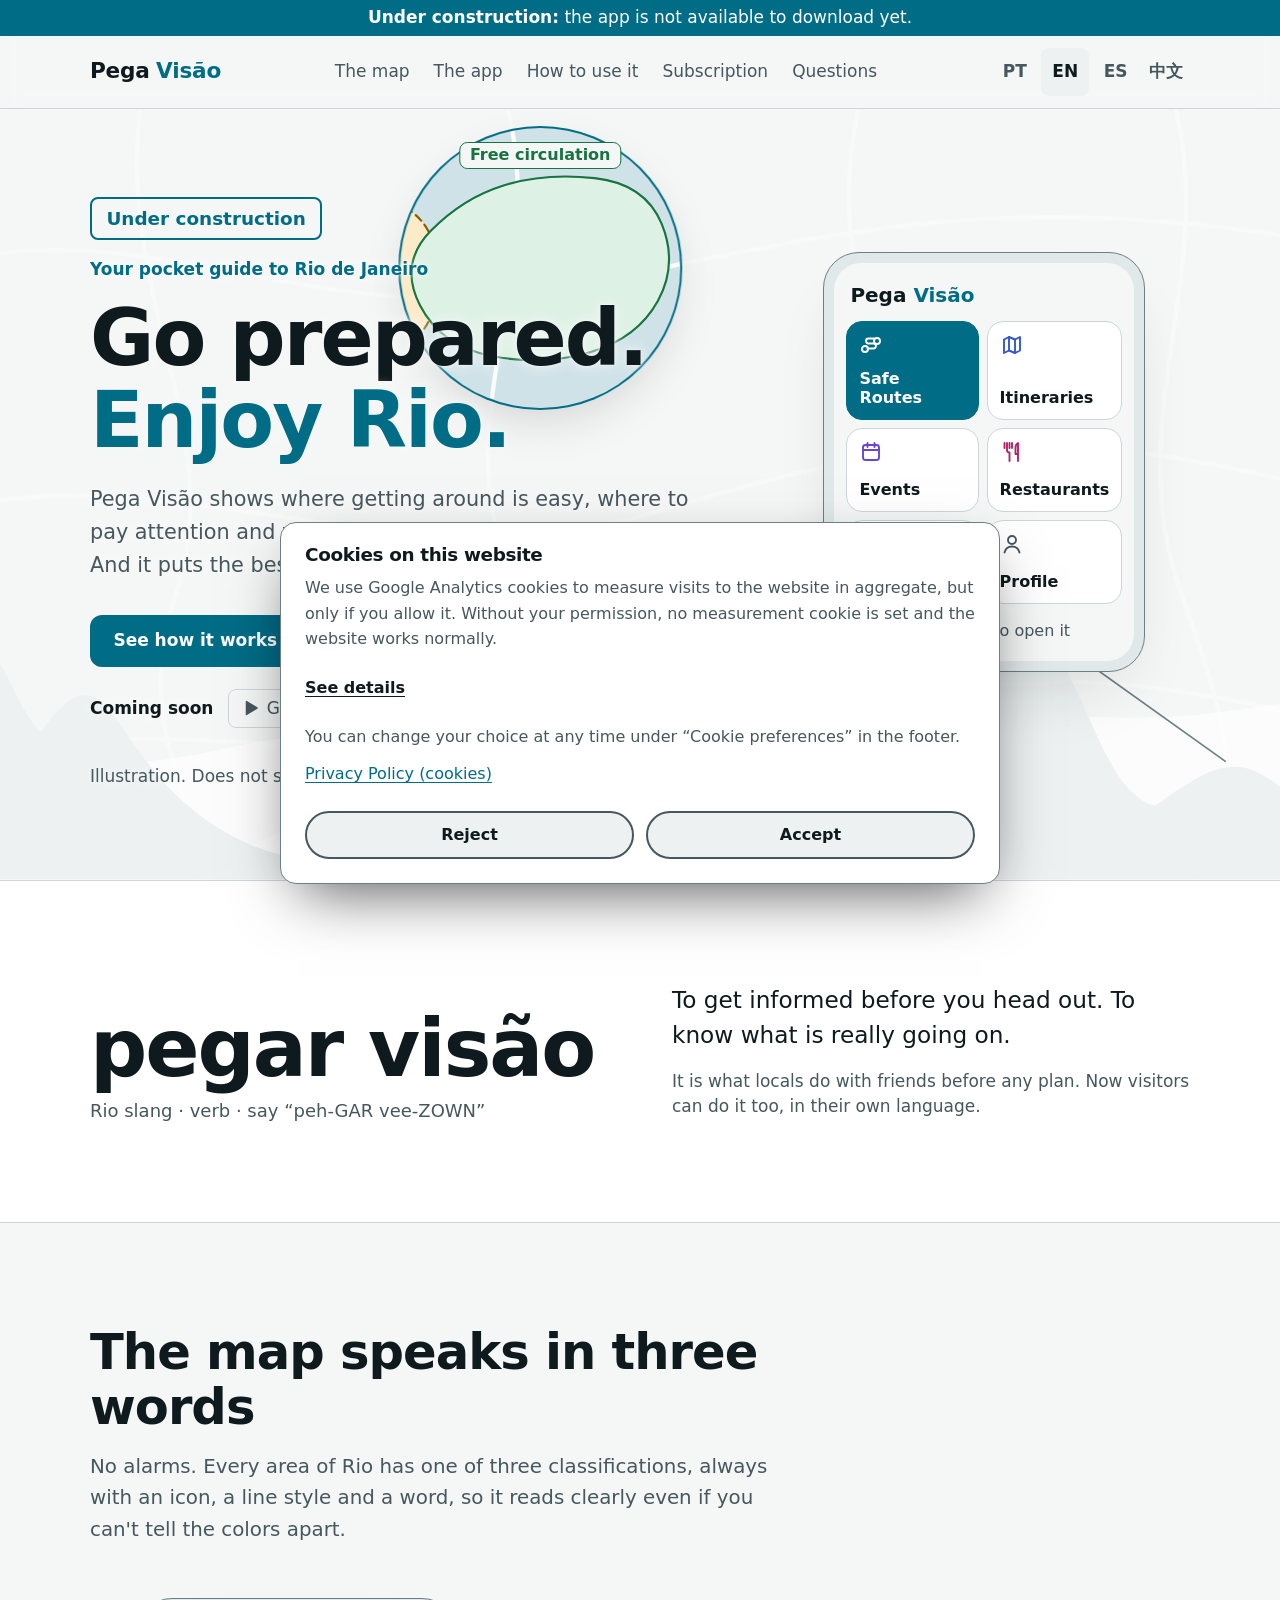
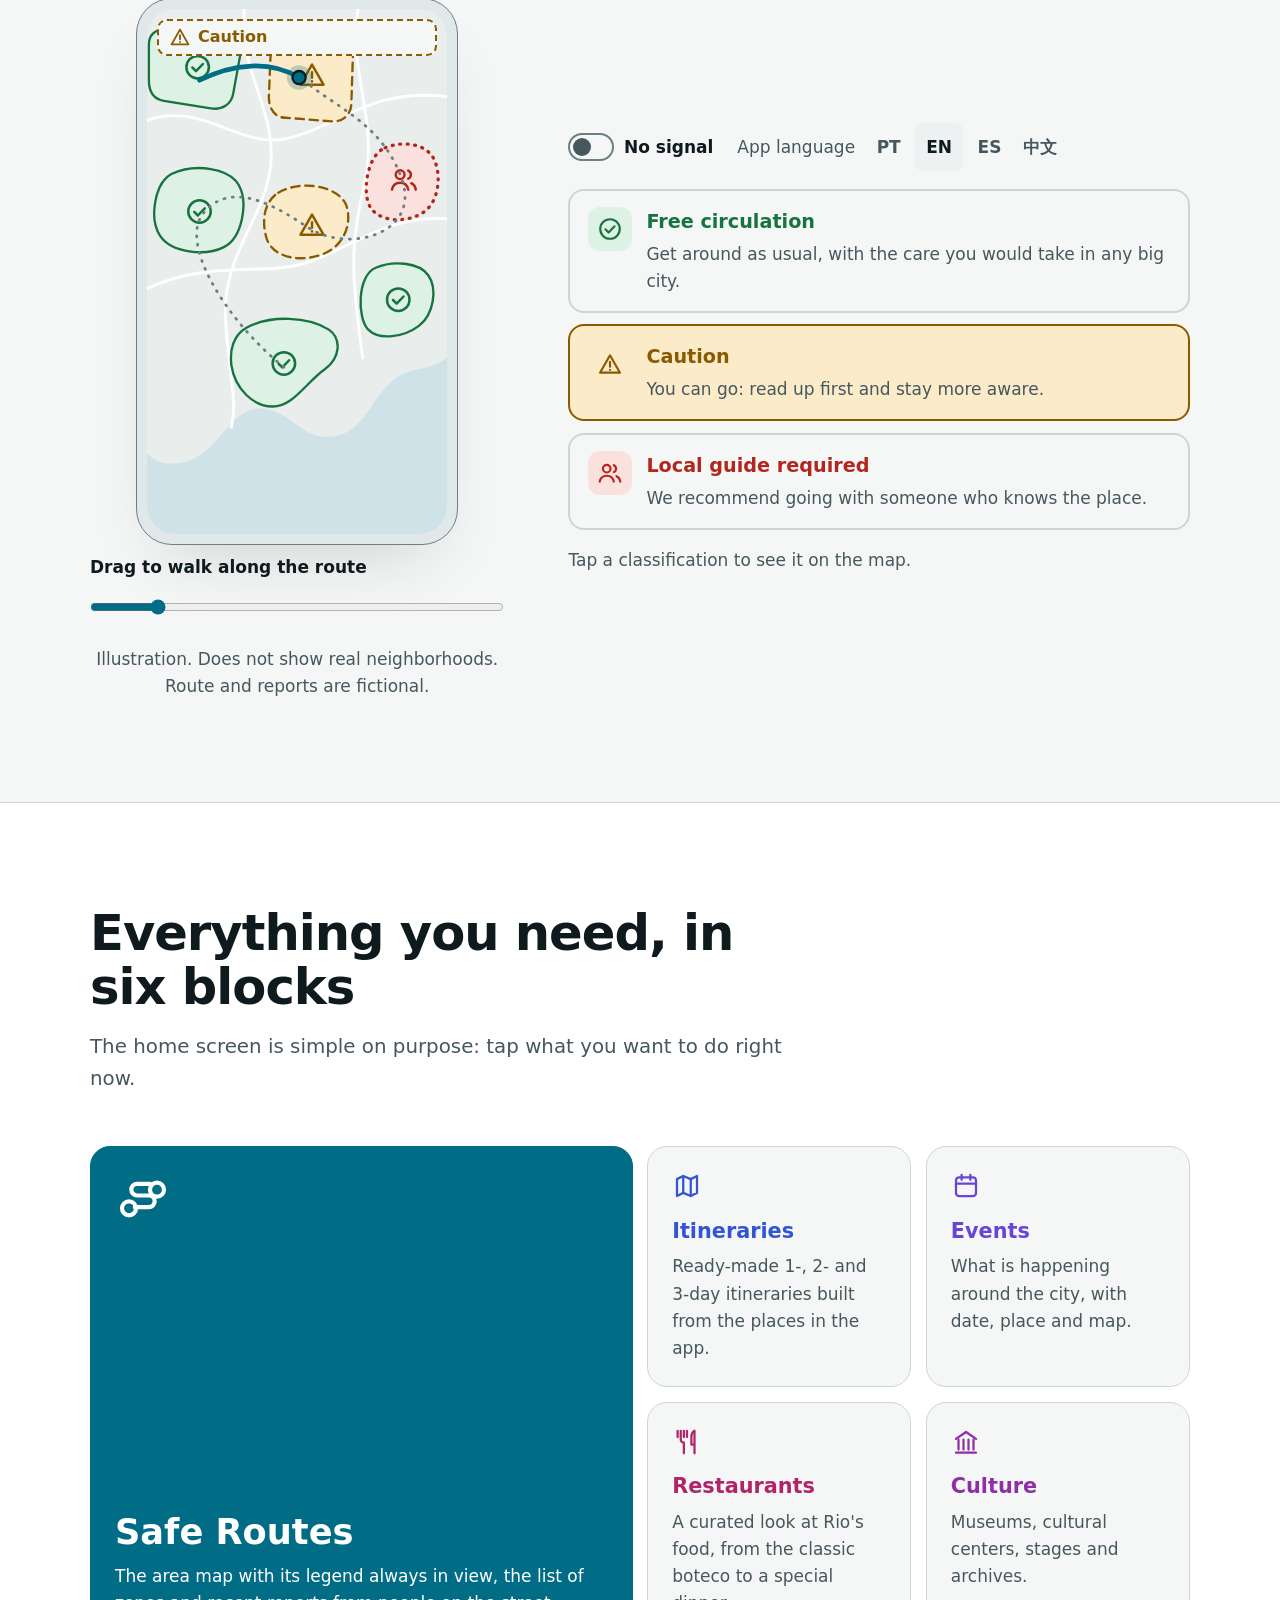
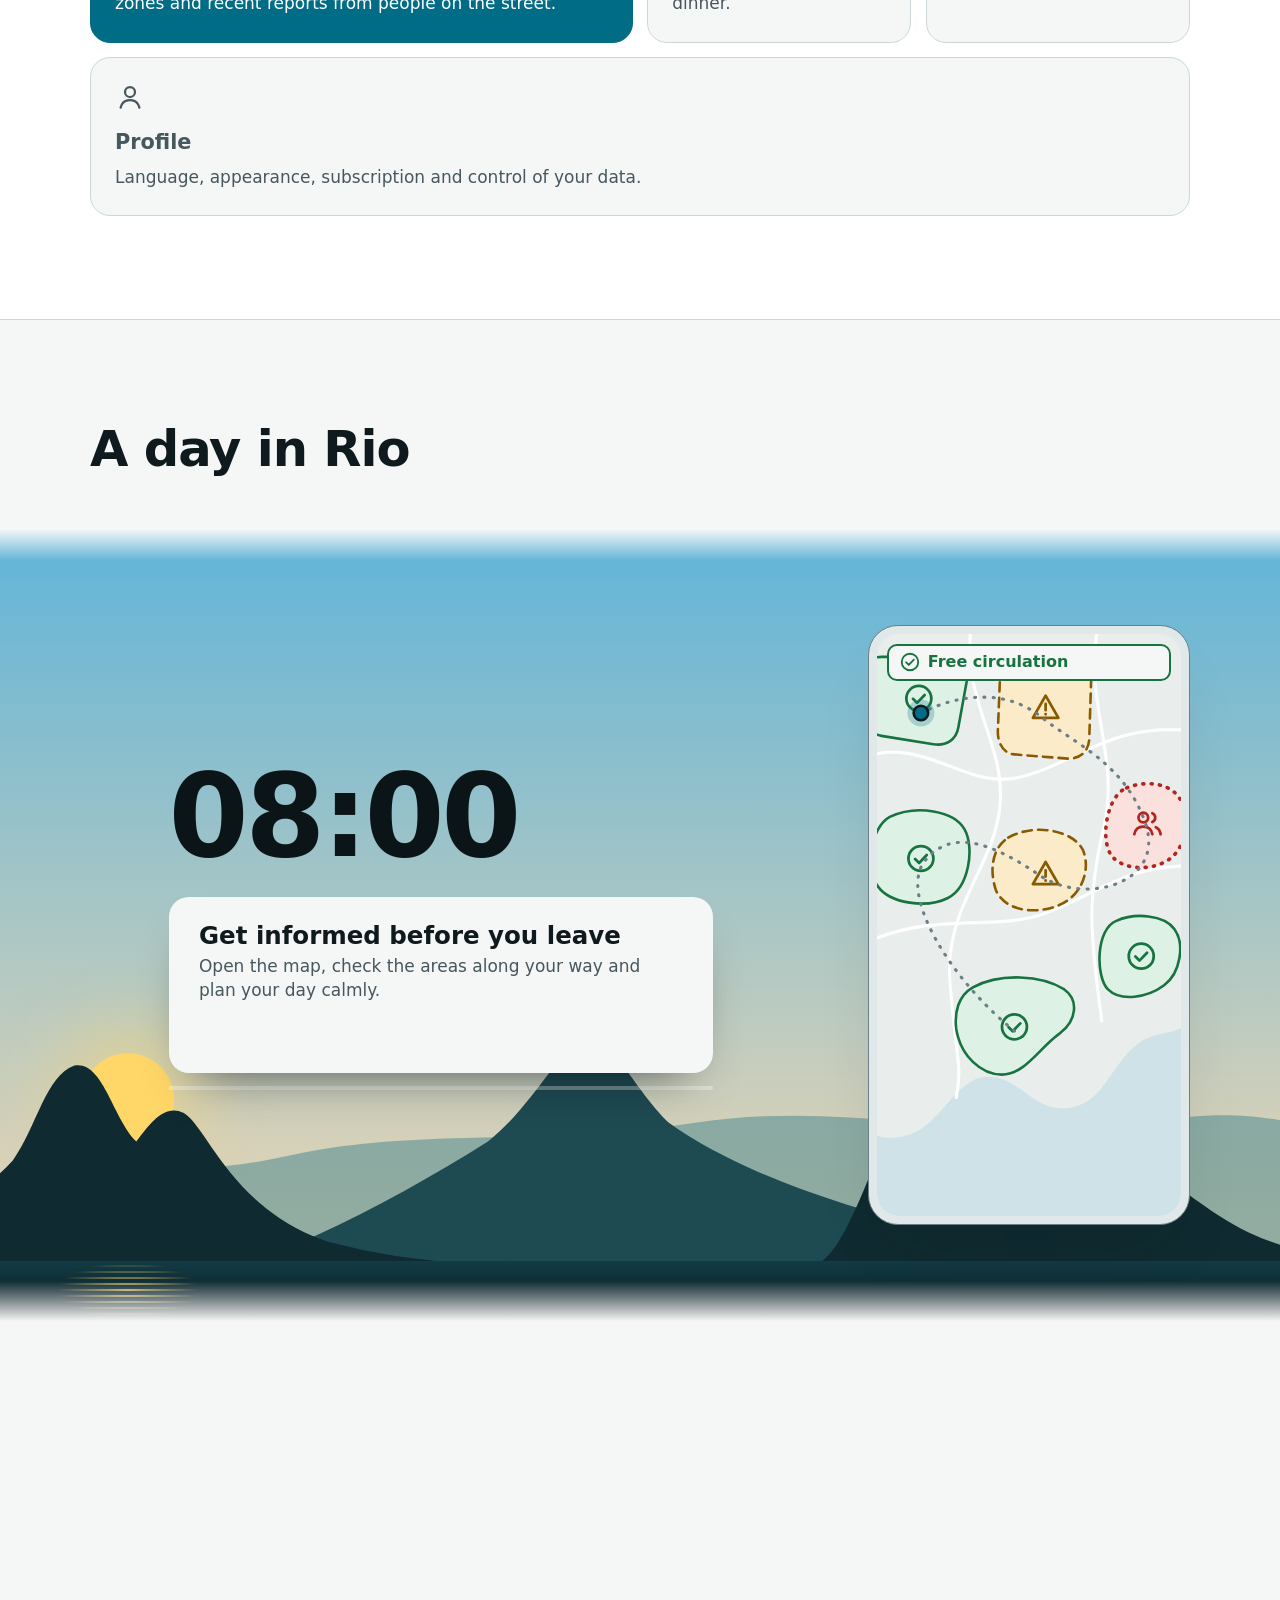
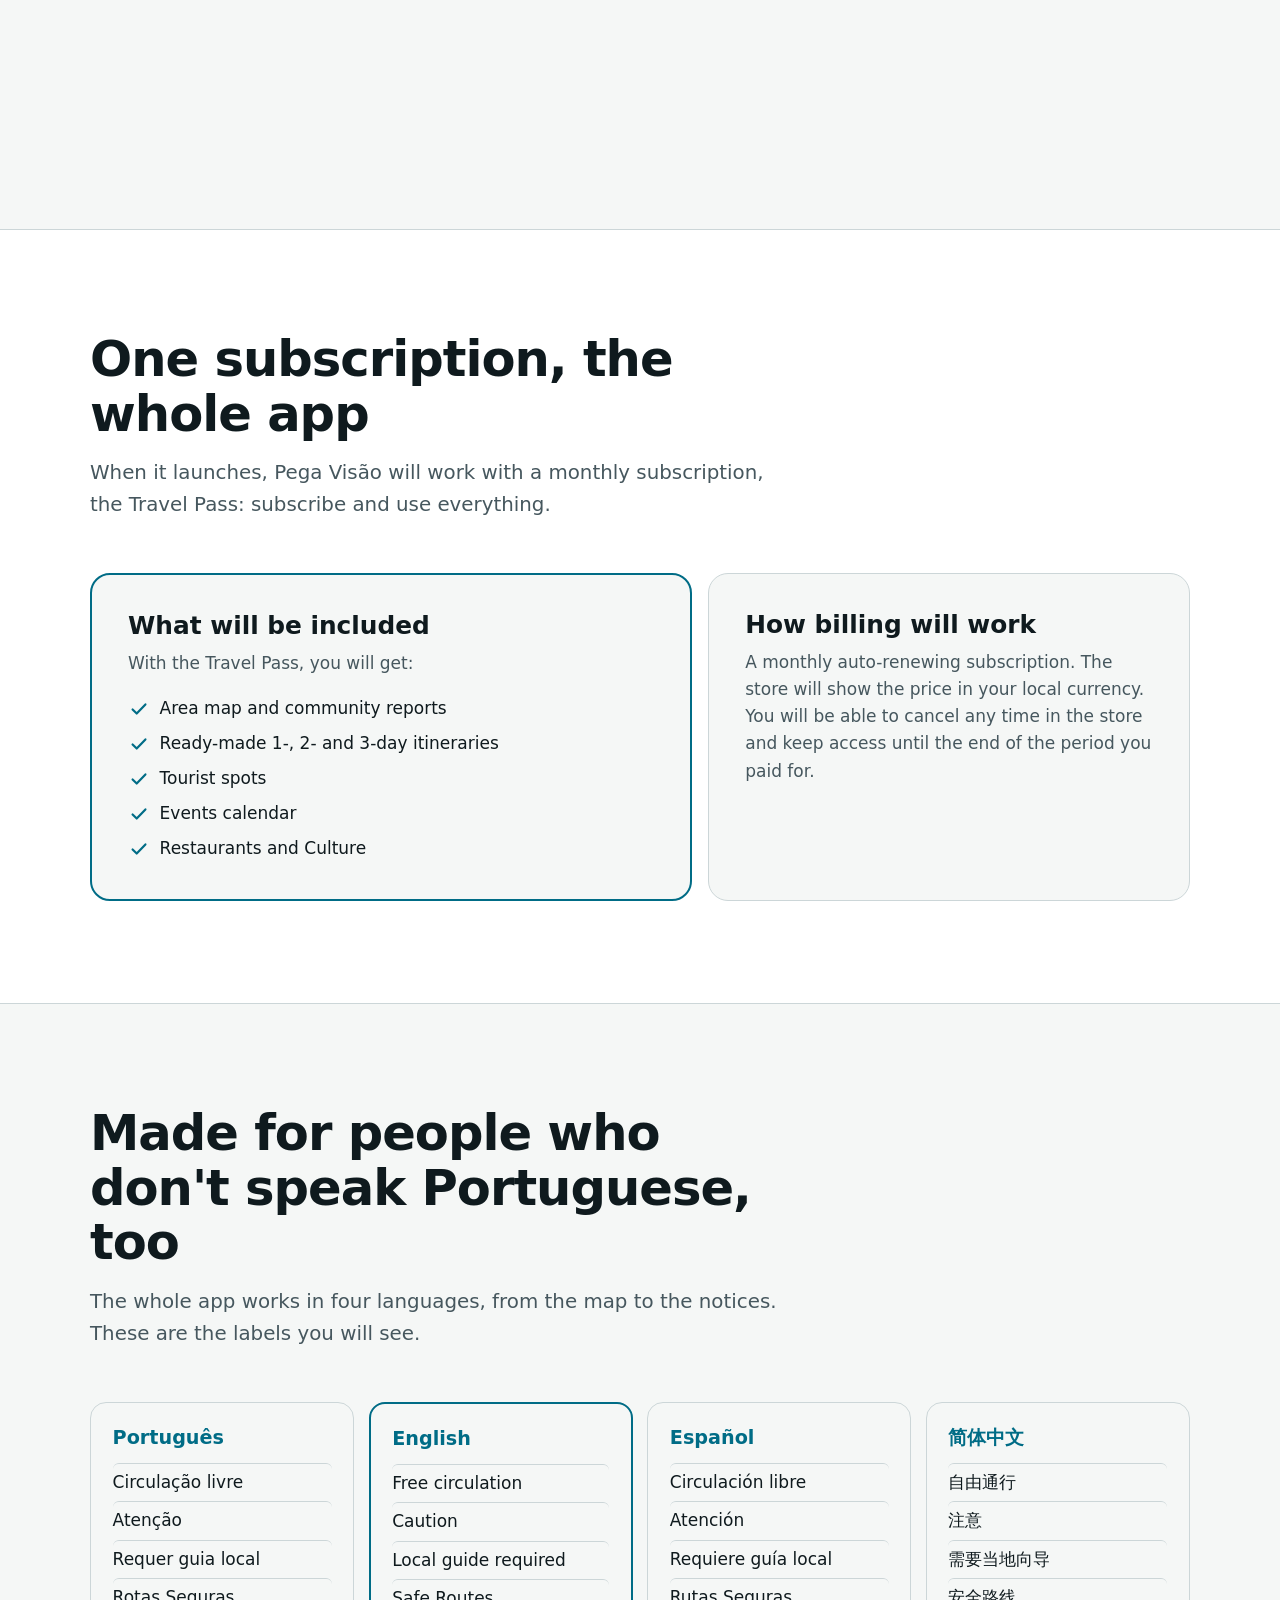
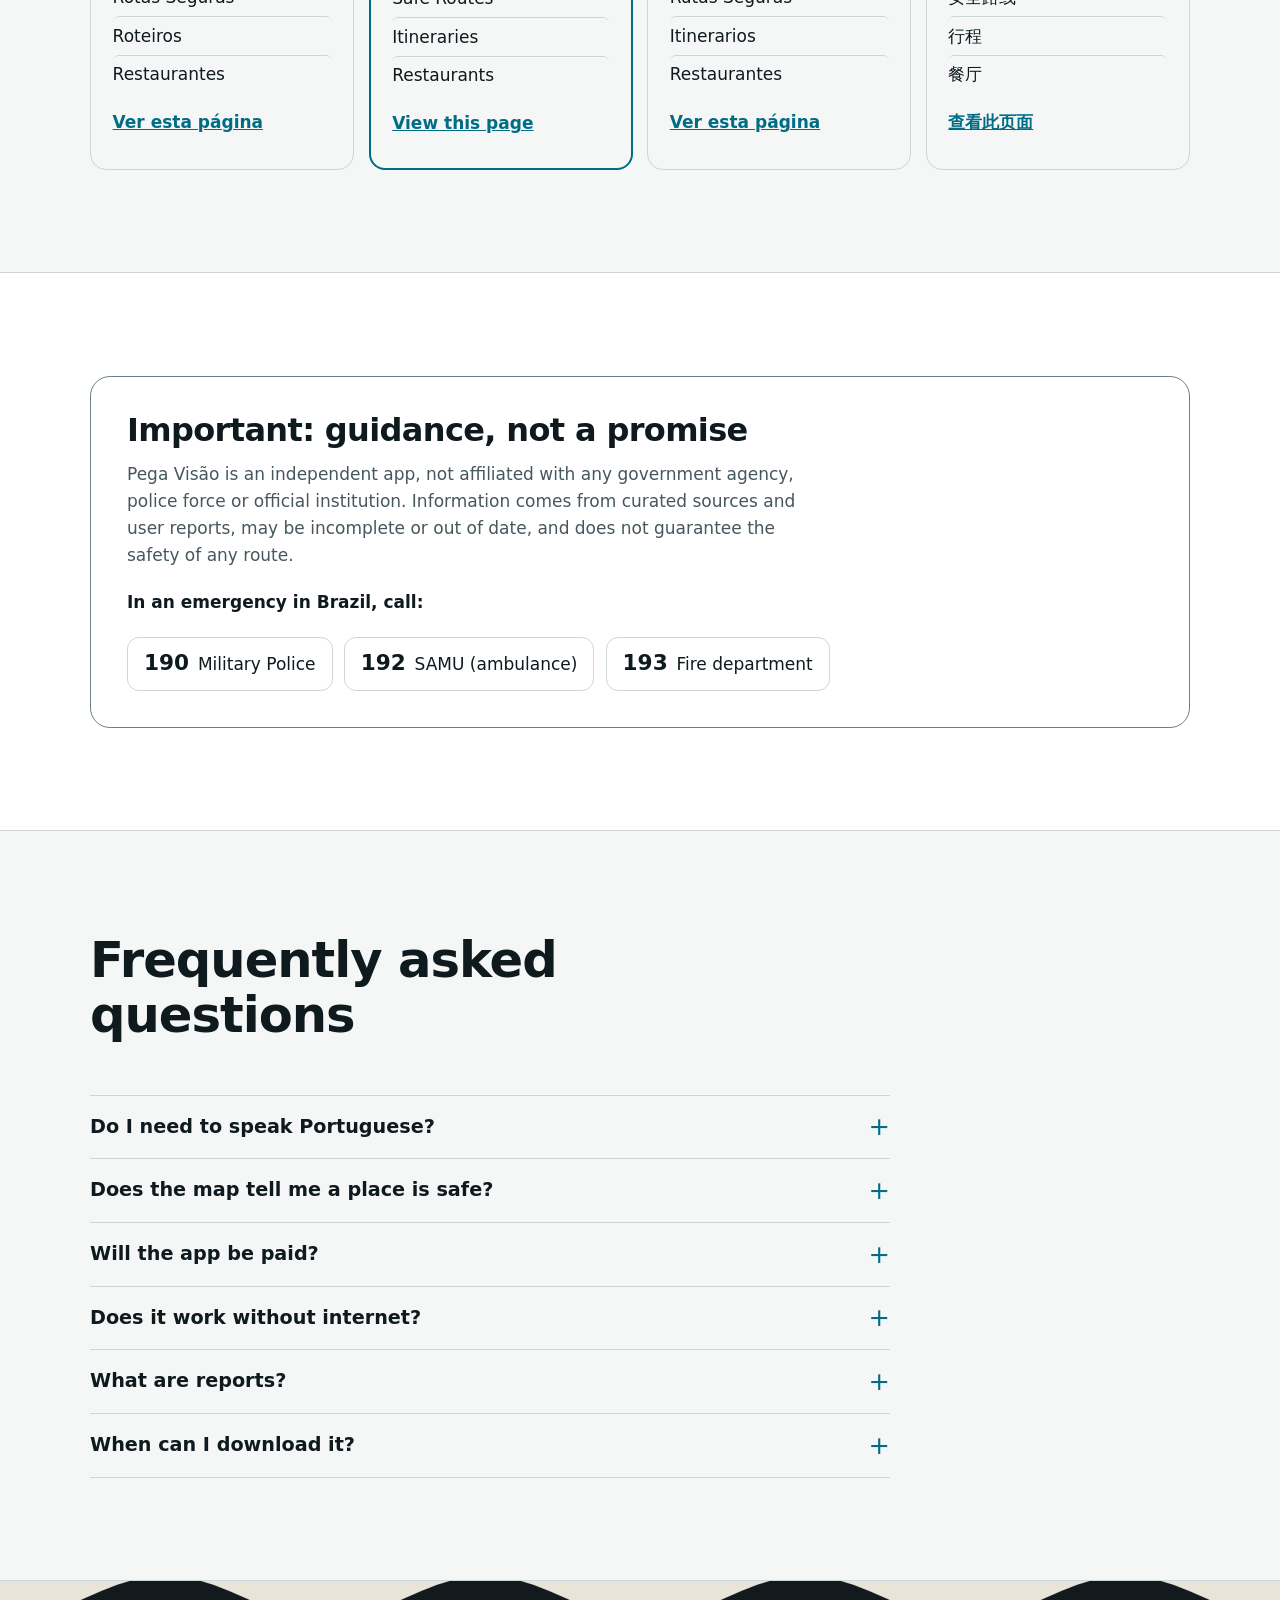
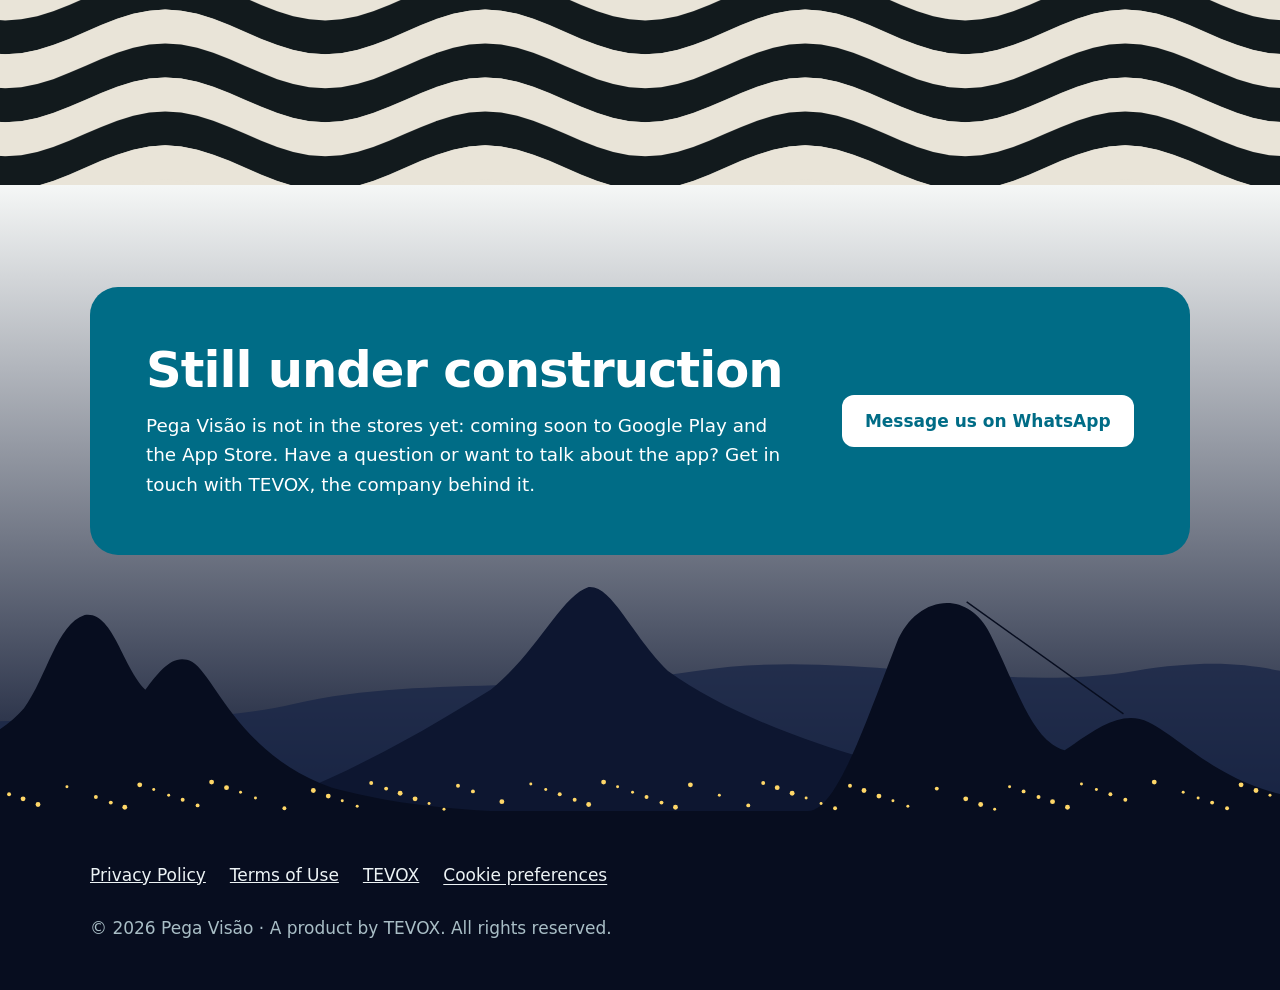
<file: pega-visao/en/index.html>
<!DOCTYPE html>
<html lang="en">
<head>
  <meta charset="UTF-8" />
  <meta name="viewport" content="width=device-width, initial-scale=1.0" />
  <meta http-equiv="Content-Security-Policy" content="default-src 'self'; script-src 'self' 'unsafe-inline' https://www.googletagmanager.com; style-src 'self' 'unsafe-inline' https://fonts.googleapis.com; font-src 'self' https://fonts.gstatic.com; img-src 'self' data: https://www.googletagmanager.com https://*.google-analytics.com; connect-src 'self' https://www.googletagmanager.com https://*.google-analytics.com https://*.analytics.google.com; object-src 'none'; base-uri 'self'; form-action 'none'; upgrade-insecure-requests" />
  <meta name="referrer" content="strict-origin-when-cross-origin" />
  <title>Pega Visão — your pocket guide to going prepared in Rio de Janeiro</title>
  <meta name="description" content="See where getting around is easy, where to pay attention and where a local guide is recommended. Area map, community reports, events, restaurants and culture in Rio, in English, Portuguese, Spanish and Chinese." />
  <link rel="canonical" href="https://tevox.co/pega-visao/en/" />
  <link rel="alternate" hreflang="pt-BR" href="https://tevox.co/pega-visao/" />
  <link rel="alternate" hreflang="en" href="https://tevox.co/pega-visao/en/" />
  <link rel="alternate" hreflang="es" href="https://tevox.co/pega-visao/es/" />
  <link rel="alternate" hreflang="zh-CN" href="https://tevox.co/pega-visao/zh/" />
  <link rel="alternate" hreflang="x-default" href="https://tevox.co/pega-visao/en/" />
  <meta name="theme-color" content="#0B1518" media="(prefers-color-scheme: dark)" />
  <meta name="theme-color" content="#F5F7F6" media="(prefers-color-scheme: light)" />
  <link rel="icon" type="image/svg+xml" href="/assets/img/favicon.svg" />
  <link rel="icon" type="image/png" sizes="32x32" href="/assets/img/favicon-32x32.png" />
  <link rel="apple-touch-icon" sizes="180x180" href="/assets/img/apple-touch-icon.png" />
  <meta property="og:type" content="website" />
  <meta property="og:site_name" content="Pega Visão" />
  <meta property="og:locale" content="en_US" />
  <meta property="og:url" content="https://tevox.co/pega-visao/en/" />
  <meta property="og:title" content="Pega Visão — your pocket guide to going prepared in Rio de Janeiro" />
  <meta property="og:description" content="See where getting around is easy, where to pay attention and where a local guide is recommended. Area map, community reports, events, restaurants and culture in Rio, in English, Portuguese, Spanish and Chinese." />
  <script type="application/ld+json">{"@context": "https://schema.org", "@type": "MobileApplication", "name": "Pega Visão", "operatingSystem": "Android, iOS", "applicationCategory": "TravelApplication", "inLanguage": ["pt-BR", "en", "es", "zh-CN"], "description": "See where getting around is easy, where to pay attention and where a local guide is recommended. Area map, community reports, events, restaurants and culture in Rio, in English, Portuguese, Spanish and Chinese.", "url": "https://tevox.co/pega-visao/en/", "publisher": {"@id": "https://tevox.co/#organization", "@type": "Organization", "name": "TEVOX", "url": "https://tevox.co/"}}</script>
  <script>document.documentElement.classList.add("js");</script>
  <link rel="preconnect" href="https://fonts.googleapis.com" />
  <link rel="preconnect" href="https://fonts.gstatic.com" crossorigin />
  <link rel="stylesheet" href="https://fonts.googleapis.com/css2?family=Atkinson+Hyperlegible+Next:wght@400;600;700;800&display=swap" />
  <link rel="stylesheet" href="/pega-visao/assets/pv.css" />
  <link rel="stylesheet" href="/assets/css/consentimento.css" />
  <script src="/assets/js/consentimento.js" defer></script>
  <script src="/pega-visao/assets/pv.js" defer></script>
</head>
<body>
  <a class="skip" href="#conteudo">Skip to content</a>

  <header class="topbar">
    <p class="build-bar"><strong>Under construction:</strong> the app is not available to download yet.</p>
    <div class="wrap">
      <a class="wordmark" href="/pega-visao/en/" lang="pt-BR">Pega <span>Visão</span></a>
      <nav class="topnav" aria-label="Sections">
        <a href="#mapa">The map</a>
        <a href="#app">The app</a>
        <a href="#como">How to use it</a>
        <a href="#assinatura">Subscription</a>
        <a href="#duvidas">Questions</a>
      </nav>
      <nav class="langs" aria-label="Language"><a href="/pega-visao/" hreflang="pt-BR" lang="pt-BR" aria-label="Português">PT</a><a href="/pega-visao/en/" hreflang="en" lang="en" aria-label="English" aria-current="true">EN</a><a href="/pega-visao/es/" hreflang="es" lang="es" aria-label="Español">ES</a><a href="/pega-visao/zh/" hreflang="zh-CN" lang="zh-CN" aria-label="简体中文">中文</a></nav>
    </div>
  </header>

  <main id="conteudo">
    <section class="hero">
      <div class="wrap">
        <div>
          <p class="build-pill">Under construction</p>
          <p class="eyebrow">Your pocket guide to Rio de Janeiro</p>
          <h1>Go prepared. <em>Enjoy Rio.</em></h1>
          <p class="hero-sub">Pega Visão shows where getting around is easy, where to pay attention and where a local guide is recommended. And it puts the best things to do in the city in one place.</p>
          <div class="hero-actions">
            <a class="btn btn-primary" href="#como">See how it works</a>
            <a class="btn btn-ghost" href="#mapa">Understand the map</a>
          </div>
          <p class="soon"><strong>Coming soon</strong>
            <span class="store-chip"><svg viewBox="0 0 24 24" aria-hidden="true"><path d="M5 3.5v17a1 1 0 0 0 1.5.86l14-8.5a1 1 0 0 0 0-1.72l-14-8.5A1 1 0 0 0 5 3.5z"/></svg>Google Play</span>
            <span class="store-chip"><svg viewBox="0 0 24 24" aria-hidden="true"><path d="M16.4 12.6c0-2.3 1.9-3.4 2-3.5-1.1-1.6-2.8-1.8-3.4-1.8-1.4-.1-2.8.9-3.5.9s-1.9-.9-3.1-.8c-1.6 0-3.1.9-3.9 2.3-1.7 2.9-.4 7.2 1.2 9.6.8 1.2 1.8 2.5 3 2.4 1.2 0 1.7-.8 3.1-.8s1.9.8 3.1.8c1.3 0 2.1-1.2 2.9-2.4.9-1.4 1.3-2.7 1.3-2.8-.1 0-2.6-1-2.7-3.9zM14.1 5.5c.6-.8 1.1-1.9 1-3-.9 0-2.1.6-2.8 1.4-.6.7-1.1 1.8-1 2.9 1 .1 2.1-.5 2.8-1.3z"/></svg>App Store</span>
          </p>
        </div>

        <div class="phone">
          <div class="screen">
            <div class="app-bar" lang="pt-BR" aria-hidden="true">Pega <span>Visão</span></div>
            <div class="tiles" aria-hidden="true">
              <div class="tile tile-main"><svg viewBox="0 0 24 24" aria-hidden="true"><path d="M6 19a3 3 0 1 0 0-6 3 3 0 0 0 0 6z"/><path d="M18 11a3 3 0 1 0 0-6 3 3 0 0 0 0 6z"/><path d="M8.5 15.5h6a2.5 2.5 0 0 0 0-5h-5a2.5 2.5 0 0 1 0-5H15"/></svg>Safe Routes</div>
              <div class="tile" style="--c:var(--roteiros)"><svg viewBox="0 0 24 24" aria-hidden="true"><path d="M4 6.5 9 4l6 2.5L20 4v13.5L15 20l-6-2.5L4 20z"/><path d="M9 4v13.5M15 6.5V20"/></svg>Itineraries</div>
              <div class="tile" style="--c:var(--eventos)"><svg viewBox="0 0 24 24" aria-hidden="true"><rect x="4" y="5" width="16" height="15" rx="2.5"/><path d="M4 10h16M8.5 3v4M15.5 3v4"/></svg>Events</div>
              <div class="tile" style="--c:var(--restaurantes)"><svg viewBox="0 0 24 24" aria-hidden="true"><path d="M7 3v7a2.5 2.5 0 0 0 2.5 2.5V21M4.5 3v5M9.5 3v5M12 3v5"/><path d="M18 21v-7h-2.5V8c0-2.6 1-4.2 2.5-5z"/></svg>Restaurants</div>
              <div class="tile" style="--c:var(--cultural)"><svg viewBox="0 0 24 24" aria-hidden="true"><path d="M4 9.5 12 4l8 5.5"/><path d="M6 10v8M10 10v8M14 10v8M18 10v8M4 20.5h16"/></svg>Culture</div>
              <div class="tile" style="--c:var(--perfil)"><svg viewBox="0 0 24 24" aria-hidden="true"><circle cx="12" cy="8" r="4"/><path d="M4.5 20.5c1-4 4-6 7.5-6s6.500 2 7.500 6"/></svg>Profile</div>
            </div>
          </div>
        </div>
      </div>
    </section>

    <section class="band band-alt" aria-labelledby="termo">
      <div class="wrap entry rv">
        <h2 class="entry-term" id="termo" lang="pt-BR">pegar visão<span lang="en">Rio slang · verb · say “peh-GAR vee-ZOWN”</span></h2>
        <p class="entry-def">To get informed before you head out. To know what is really going on.<small>It is what locals do with friends before any plan. Now visitors can do it too, in their own language.</small></p>
      </div>
    </section>

    <section class="band" id="mapa" aria-labelledby="mapa-h">
      <div class="wrap">
        <div class="head rv">
          <h2 id="mapa-h">The map speaks in three words</h2>
          <p class="lede">No alarms. Every area of Rio has one of three classifications, always with an icon, a line style and a word, so it reads clearly even if you can't tell the colors apart.</p>
        </div>
        <div class="map-grid rv">
          <figure class="map-figure">
            <div class="phone"><div class="screen"><svg class="map-svg" viewBox="0 0 320 560" preserveAspectRatio="xMidYMin slice" role="img" aria-label="Illustrative map with areas marked in the three classifications">
  <defs>
    <symbol id="z-livre" viewBox="0 0 24 24"><g fill="none" stroke="currentColor" stroke-linecap="round" stroke-linejoin="round"><circle cx="12" cy="12" r="9"/><path d="m7.800 12.300 2.900 2.900 5.500-5.700"/></g></symbol>
    <symbol id="z-atencao" viewBox="0 0 24 24"><g fill="none" stroke="currentColor" stroke-linecap="round" stroke-linejoin="round"><path d="M12 4 2.800 20h18.400z"/><path d="M12 10v4.500M12 17.300v.2"/></g></symbol>
    <symbol id="z-guia" viewBox="0 0 24 24"><g fill="none" stroke="currentColor" stroke-linecap="round" stroke-linejoin="round"><circle cx="9" cy="8" r="3.500"/><path d="M2.500 20c.7-3.700 3.300-5.500 6.500-5.500s5.800 1.800 6.500 5.500"/><path d="M15.500 4.800a3.500 3.500 0 0 1 0 6.400M18 14.900c1.900.8 3.100 2.500 3.500 5.100"/></g></symbol>
  </defs>
  <path class="terra" d="M0 0h320v372c-22 16-40 8-60 26-22 20-30 54-62 58-34 4-46-30-78-30-30 0-44 46-76 56-20 6-34 2-44-8z"/>
  <path class="rua" d="M-4 120C60 96 96 150 150 138s90-56 174-44"/>
  <path class="rua" d="M104-4c-8 70 34 110 28 170s-54 96-48 170 12 80 6 110"/>
  <path class="rua" d="M-4 300c70-34 128-14 176-30s86-52 152-46"/>
  <path class="rua" d="M226-4c-14 66 22 122 6 190s-14 98-2 186"/>
  <g class="zone z-livre">
    <path d="M18 22h66c12 0 18 10 16 24l-8 44c-2 12-12 18-24 16l-50-8c-12-2-16-10-16-22V38c0-10 6-16 16-16z"/>
    <use href="#z-livre" x="38" y="46" width="32" height="32"/>
  </g>
  <g class="zone z-atencao">
    <path d="M146 28l54-8c12-2 20 6 20 18l-2 62c0 12-8 20-20 20l-50-4c-12 0-18-10-18-22l2-50c0-8 6-14 14-16z"/>
    <use href="#z-atencao" x="160" y="54" width="32" height="32"/>
  </g>
  <g class="zone z-guia">
    <path d="M254 148c20-8 44-4 52 12s6 44-10 56-44 12-56-2-6-58 14-66z"/>
    <use href="#z-guia" x="258" y="166" width="32" height="32"/>
  </g>
  <g class="zone z-livre">
    <path d="M26 176c26-12 62-6 72 12s4 56-16 66-56 6-68-12-6-56 12-66z"/>
    <use href="#z-livre" x="40" y="200" width="32" height="32"/>
  </g>
  <g class="zone z-atencao">
    <path d="M140 196c24-14 62-8 72 12 8 20-2 46-26 54-22 8-50 4-58-16-6-18-4-40 12-50z"/>
    <use href="#z-atencao" x="160" y="214" width="32" height="32"/>
  </g>
  <g class="zone z-livre">
    <path d="M106 340c26-14 66-12 88 2 14 10 12 30-4 42-20 14-34 40-56 40-20 0-40-18-44-44-2-16 2-32 16-40z"/>
    <use href="#z-livre" x="130" y="362" width="32" height="32"/>
  </g>
  <g class="zone z-livre">
    <path d="M244 276c18-8 46-6 56 8s6 42-10 54-42 16-54 4-12-58 8-66z"/>
    <use href="#z-livre" x="252" y="294" width="32" height="32"/>
  </g>
</svg></div></div>
            <figcaption class="map-note">Illustration. Does not show real neighborhoods.</figcaption>
          </figure>
          <div class="legend">
            <button class="lg lg-livre" type="button" data-zone="livre" aria-pressed="false">
              <span class="lg-icon"><svg viewBox="0 0 24 24" aria-hidden="true"><circle cx="12" cy="12" r="9"/><path d="m7.800 12.300 2.900 2.900 5.500-5.700"/></svg></span><span class="lg-name">Free circulation</span><span class="lg-text">Get around as usual, with the care you would take in any big city.</span>
            </button>
            <button class="lg lg-atencao" type="button" data-zone="atencao" aria-pressed="false">
              <span class="lg-icon"><svg viewBox="0 0 24 24" aria-hidden="true"><path d="M12 4 2.800 20h18.400z"/><path d="M12 10v4.500M12 17.300v.2"/></svg></span><span class="lg-name">Caution</span><span class="lg-text">You can go: read up first and stay more aware.</span>
            </button>
            <button class="lg lg-guia" type="button" data-zone="guia" aria-pressed="false">
              <span class="lg-icon"><svg viewBox="0 0 24 24" aria-hidden="true"><circle cx="9" cy="8" r="3.500"/><path d="M2.500 20c.7-3.700 3.300-5.500 6.500-5.500s5.800 1.800 6.500 5.500"/><path d="M15.500 4.800a3.500 3.500 0 0 1 0 6.400M18 14.900c1.900.8 3.100 2.500 3.500 5.100"/></svg></span><span class="lg-name">Local guide required</span><span class="lg-text">We recommend going with someone who knows the place.</span>
            </button>
            <p class="legend-note">Tap a classification to see it on the map.</p>
          </div>
        </div>
      </div>
    </section>

    <section class="band band-alt" id="app" aria-labelledby="app-h">
      <div class="wrap">
        <div class="head rv">
          <h2 id="app-h">Everything you need, in six blocks</h2>
          <p class="lede">The home screen is simple on purpose: tap what you want to do right now.</p>
        </div>
        <div class="bento rv">
          <article class="card card-main"><svg viewBox="0 0 24 24" aria-hidden="true"><path d="M6 19a3 3 0 1 0 0-6 3 3 0 0 0 0 6z"/><path d="M18 11a3 3 0 1 0 0-6 3 3 0 0 0 0 6z"/><path d="M8.5 15.5h6a2.5 2.5 0 0 0 0-5h-5a2.5 2.5 0 0 1 0-5H15"/></svg><h3>Safe Routes</h3><p>The area map with its legend always in view, the list of zones and recent reports from people on the street.</p></article>
          <article class="card" style="--c:var(--roteiros)"><svg viewBox="0 0 24 24" aria-hidden="true"><path d="M4 6.5 9 4l6 2.5L20 4v13.5L15 20l-6-2.5L4 20z"/><path d="M9 4v13.5M15 6.5V20"/></svg><h3>Itineraries</h3><p>Ready-made 1-, 2- and 3-day itineraries built from the places in the app.</p></article>
          <article class="card" style="--c:var(--eventos)"><svg viewBox="0 0 24 24" aria-hidden="true"><rect x="4" y="5" width="16" height="15" rx="2.5"/><path d="M4 10h16M8.5 3v4M15.5 3v4"/></svg><h3>Events</h3><p>What is happening around the city, with date, place and map.</p></article>
          <article class="card" style="--c:var(--restaurantes)"><svg viewBox="0 0 24 24" aria-hidden="true"><path d="M7 3v7a2.5 2.5 0 0 0 2.5 2.5V21M4.5 3v5M9.5 3v5M12 3v5"/><path d="M18 21v-7h-2.5V8c0-2.6 1-4.2 2.5-5z"/></svg><h3>Restaurants</h3><p>A curated look at Rio's food, from the classic boteco to a special dinner.</p></article>
          <article class="card" style="--c:var(--cultural)"><svg viewBox="0 0 24 24" aria-hidden="true"><path d="M4 9.5 12 4l8 5.5"/><path d="M6 10v8M10 10v8M14 10v8M18 10v8M4 20.5h16"/></svg><h3>Culture</h3><p>Museums, cultural centers, stages and archives.</p></article>
          <article class="card card-wide" style="--c:var(--perfil)"><svg viewBox="0 0 24 24" aria-hidden="true"><circle cx="12" cy="8" r="4"/><path d="M4.5 20.5c1-4 4-6 7.5-6s6.500 2 7.500 6"/></svg><h3>Profile</h3><p>Language, appearance, subscription and control of your data.</p></article>
        </div>
      </div>
    </section>

    <section class="band" id="como" aria-labelledby="como-h">
      <div class="wrap">
        <div class="head rv"><h2 id="como-h">How to use it in three steps</h2></div>
        <ol class="steps rv">
          <li><h3>Get informed before you leave</h3><p>Open the map, check the areas along your way and plan your day calmly.</p></li>
          <li><h3>Stay in the loop on the street</h3><p>Community reports flag a blocked road, police action, a street event or a risk. They are short-lived and clear on their own.</p></li>
          <li><h3>Enjoy the city</h3><p>Pick an event, a restaurant or a museum. No signal? Data you have already downloaded stays available.</p></li>
        </ol>
      </div>
    </section>

    <section class="band band-alt" id="assinatura" aria-labelledby="assinatura-h">
      <div class="wrap">
        <div class="head rv">
          <h2 id="assinatura-h">One subscription, the whole app</h2>
          <p class="lede">When it launches, Pega Visão will work with a monthly subscription, the Travel Pass: subscribe and use everything.</p>
        </div>
        <div class="plans rv">
          <div class="plan plan-free"><h3>What will be included</h3><p>With the Travel Pass, you will get:</p><ul><li><svg viewBox="0 0 24 24" aria-hidden="true"><path d="m5 12.500 4.500 4.500L19 7"/></svg><span>Area map and community reports</span></li><li><svg viewBox="0 0 24 24" aria-hidden="true"><path d="m5 12.500 4.500 4.500L19 7"/></svg><span>Ready-made 1-, 2- and 3-day itineraries</span></li><li><svg viewBox="0 0 24 24" aria-hidden="true"><path d="m5 12.500 4.500 4.500L19 7"/></svg><span>Tourist spots</span></li><li><svg viewBox="0 0 24 24" aria-hidden="true"><path d="m5 12.500 4.500 4.500L19 7"/></svg><span>Events calendar</span></li><li><svg viewBox="0 0 24 24" aria-hidden="true"><path d="m5 12.500 4.500 4.500L19 7"/></svg><span>Restaurants and Culture</span></li></ul></div>
          <div class="plan"><h3>How billing will work</h3><p>A monthly auto-renewing subscription. The store will show the price in your local currency. You will be able to cancel any time in the store and keep access until the end of the period you paid for.</p></div>
        </div>
      </div>
    </section>

    <section class="band" id="idiomas" aria-labelledby="idiomas-h">
      <div class="wrap">
        <div class="head rv">
          <h2 id="idiomas-h">Made for people who don't speak Portuguese, too</h2>
          <p class="lede">The whole app works in four languages, from the map to the notices. These are the labels you will see.</p>
        </div>
        <div class="tongues rv">
          <section class="tongue" lang="pt-BR">
            <h3>Português</h3>
            <ul>
              <li>Circulação livre</li>
              <li>Atenção</li>
              <li>Requer guia local</li>
              <li>Rotas Seguras</li>
              <li>Roteiros</li>
              <li>Restaurantes</li>
            </ul>
            <a href="/pega-visao/" hreflang="pt-BR">Ver esta página</a>
          </section>
          <section class="tongue" lang="en" aria-current="true">
            <h3>English</h3>
            <ul>
              <li>Free circulation</li>
              <li>Caution</li>
              <li>Local guide required</li>
              <li>Safe Routes</li>
              <li>Itineraries</li>
              <li>Restaurants</li>
            </ul>
            <a href="/pega-visao/en/" hreflang="en">View this page</a>
          </section>
          <section class="tongue" lang="es">
            <h3>Español</h3>
            <ul>
              <li>Circulación libre</li>
              <li>Atención</li>
              <li>Requiere guía local</li>
              <li>Rutas Seguras</li>
              <li>Itinerarios</li>
              <li>Restaurantes</li>
            </ul>
            <a href="/pega-visao/es/" hreflang="es">Ver esta página</a>
          </section>
          <section class="tongue" lang="zh-CN">
            <h3>简体中文</h3>
            <ul>
              <li>自由通行</li>
              <li>注意</li>
              <li>需要当地向导</li>
              <li>安全路线</li>
              <li>行程</li>
              <li>餐厅</li>
            </ul>
            <a href="/pega-visao/zh/" hreflang="zh-CN">查看此页面</a>
          </section>
        </div>
      </div>
    </section>

    <section class="band band-alt" aria-labelledby="aviso-h">
      <div class="wrap">
        <div class="notice rv">
          <h2 id="aviso-h">Important: guidance, not a promise</h2>
          <p>Pega Visão is an independent app, not affiliated with any government agency, police force or official institution. Information comes from curated sources and user reports, may be incomplete or out of date, and does not guarantee the safety of any route.</p>
          <p style="margin-top:1.2rem;color:var(--texto);font-weight:700">In an emergency in Brazil, call:</p>
          <div class="sos"><a href="tel:190"><strong>190</strong><span>Military Police</span></a><a href="tel:192"><strong>192</strong><span>SAMU (ambulance)</span></a><a href="tel:193"><strong>193</strong><span>Fire department</span></a></div>
        </div>
      </div>
    </section>

    <section class="band" id="duvidas" aria-labelledby="duvidas-h">
      <div class="wrap">
        <div class="head rv"><h2 id="duvidas-h">Frequently asked questions</h2></div>
        <div class="faq rv"><details><summary>Do I need to speak Portuguese?</summary><p>No. The whole app works in English, Portuguese, Spanish and Simplified Chinese. You choose the language in your Profile.</p></details><details><summary>Does the map tell me a place is safe?</summary><p>No. It helps you plan your day, but it does not guarantee the safety of any route. Use it along with your own judgment and local advice.</p></details><details><summary>Will the app be paid?</summary><p>Yes. When it launches, Pega Visão will work with a monthly subscription, the Travel Pass, which unlocks the whole app. The store will show the price in your local currency, and you will be able to cancel any time.</p></details><details><summary>Does it work without internet?</summary><p>Data you have already downloaded stays available when the signal drops. The map drawing itself needs internet.</p></details><details><summary>What are reports?</summary><p>Notices sent by people on the street: a blocked road, police action, a street event or a risk. They are short-lived, clear from the map on their own and may be incomplete.</p></details><details><summary>When can I download it?</summary><p>Not yet: Pega Visão is under construction and has no launch date set. Once it is on Google Play and the App Store, the download buttons will appear here.</p></details></div>
      </div>
    </section>

    <section class="band final" aria-labelledby="final-h">
      <div class="wrap">
        <div class="final-box rv">
          <div>
            <h2 id="final-h">Still under construction</h2>
            <p>Pega Visão is not in the stores yet: coming soon to Google Play and the App Store. Have a question or want to talk about the app? Get in touch with TEVOX, the company behind it.</p>
          </div>
          <a class="btn" href="https://wa.me/5521995925328?text=Hi%2C%20I%20came%20from%20the%20Pega%20Vis%C3%A3o%20page" target="_blank" rel="noopener">Message us on WhatsApp</a>
        </div>
      </div>
    </section>
  </main>

  <footer class="foot">
    <div class="wrap">
      <nav class="footer-nav" aria-label="Sections">
        <a href="/pega-visao/en/privacy">Privacy Policy</a>
        <a href="/pega-visao/en/terms">Terms of Use</a>
        <a href="/">TEVOX</a>
      </nav>
      <p>© 2026 Pega Visão · A product by TEVOX. All rights reserved.</p>
    </div>
  </footer>
</body>
</html>
</file>
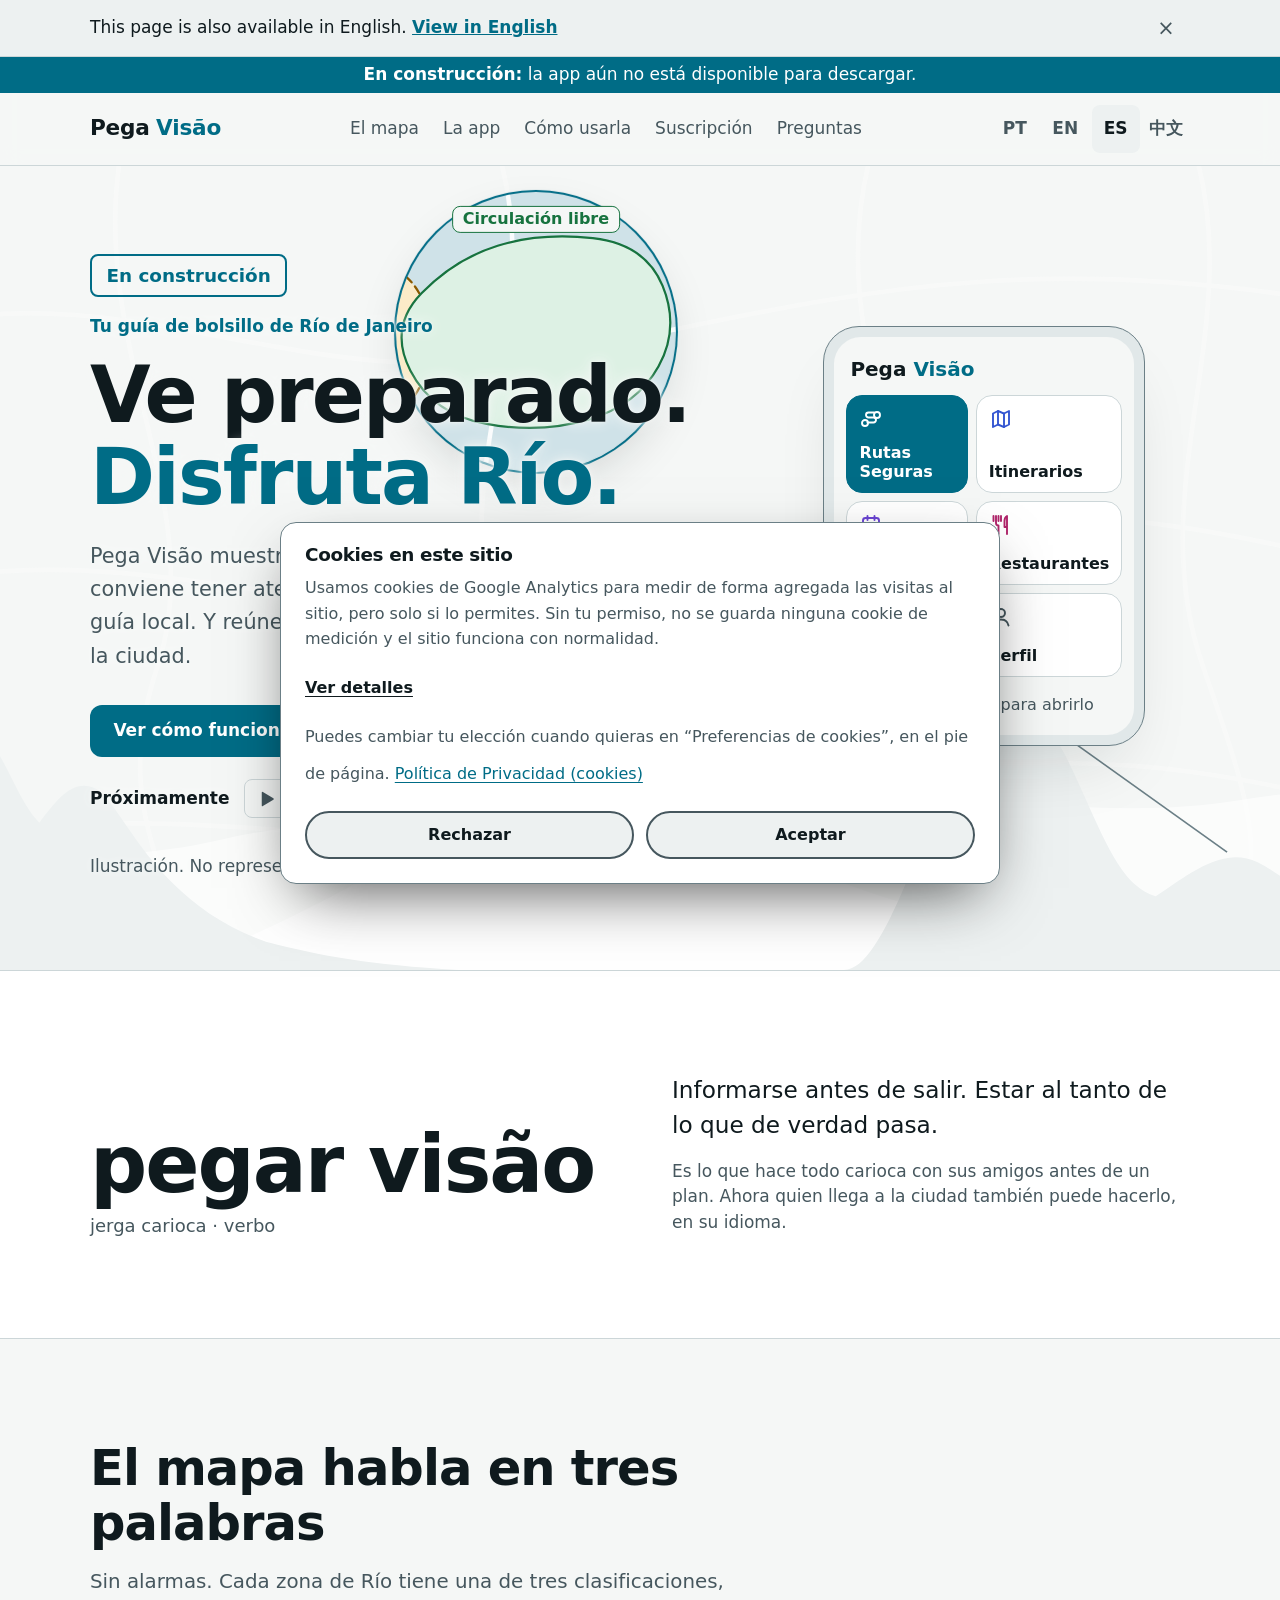
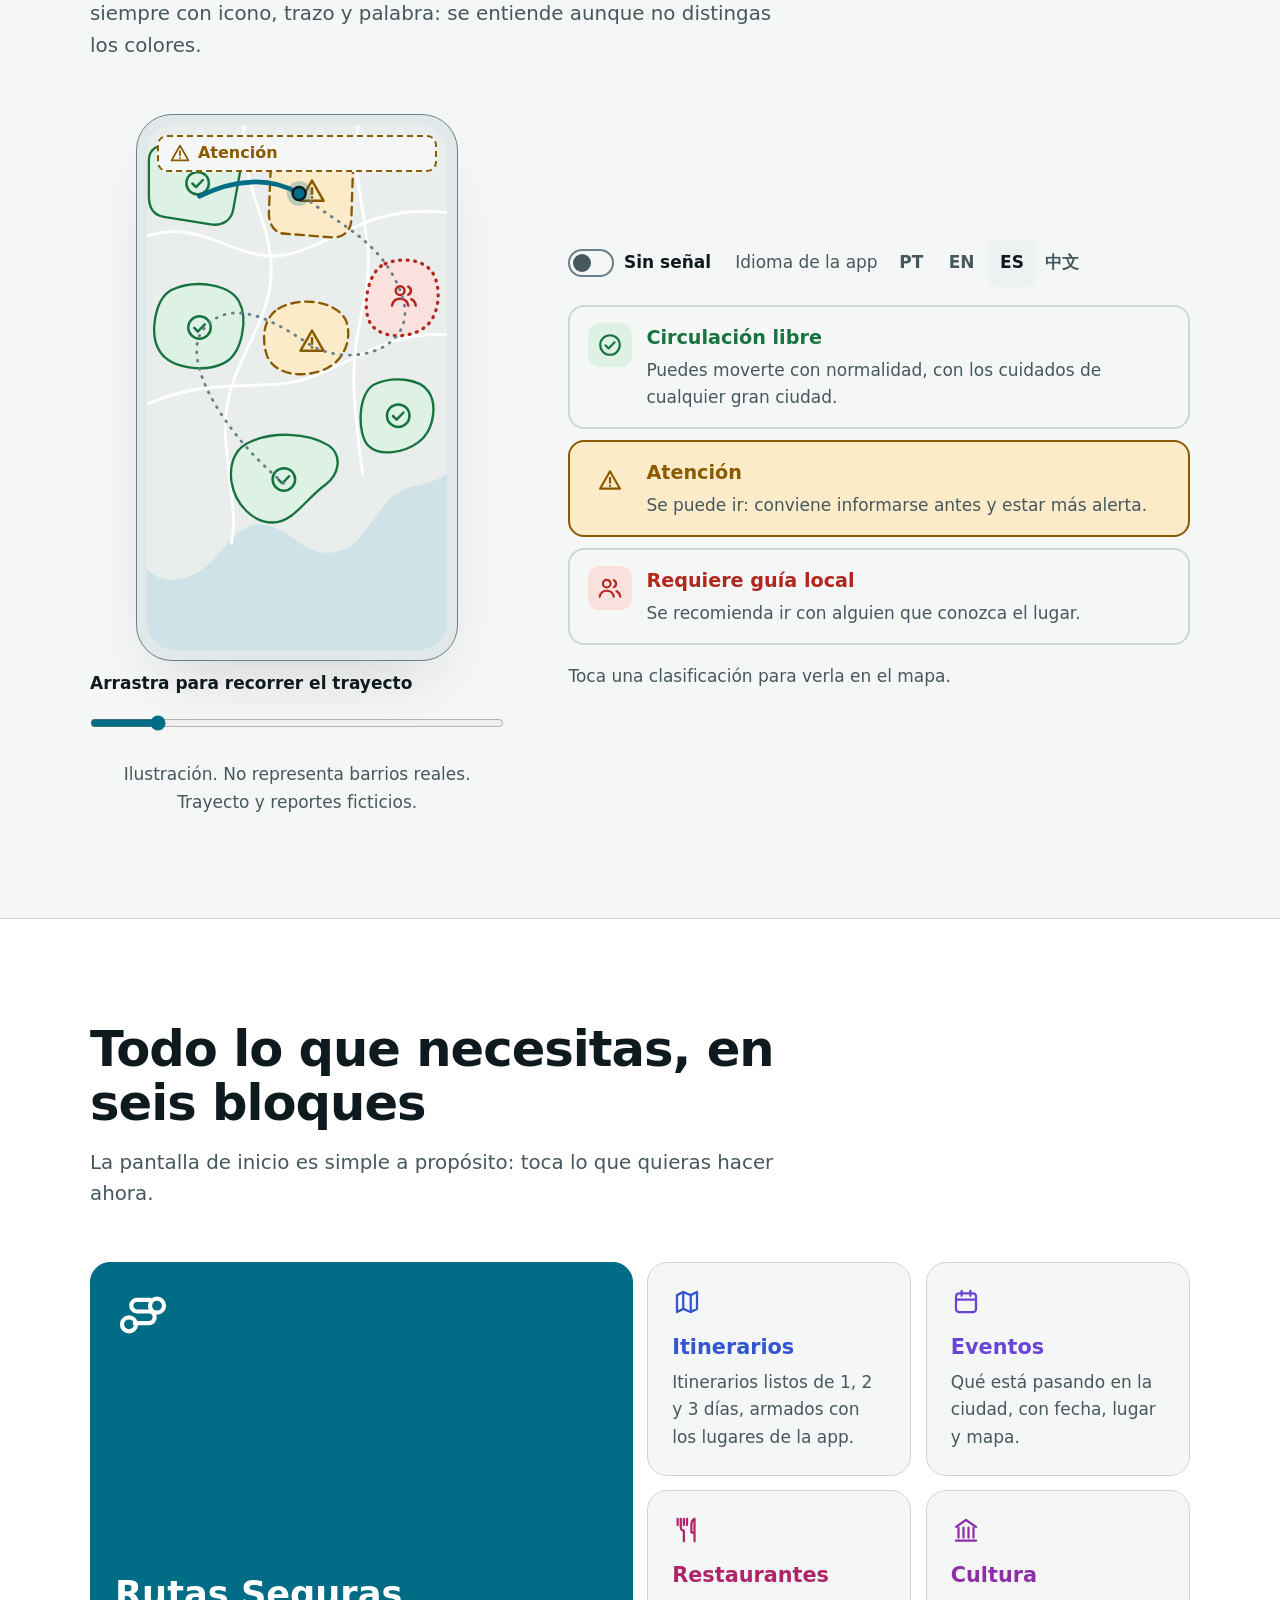
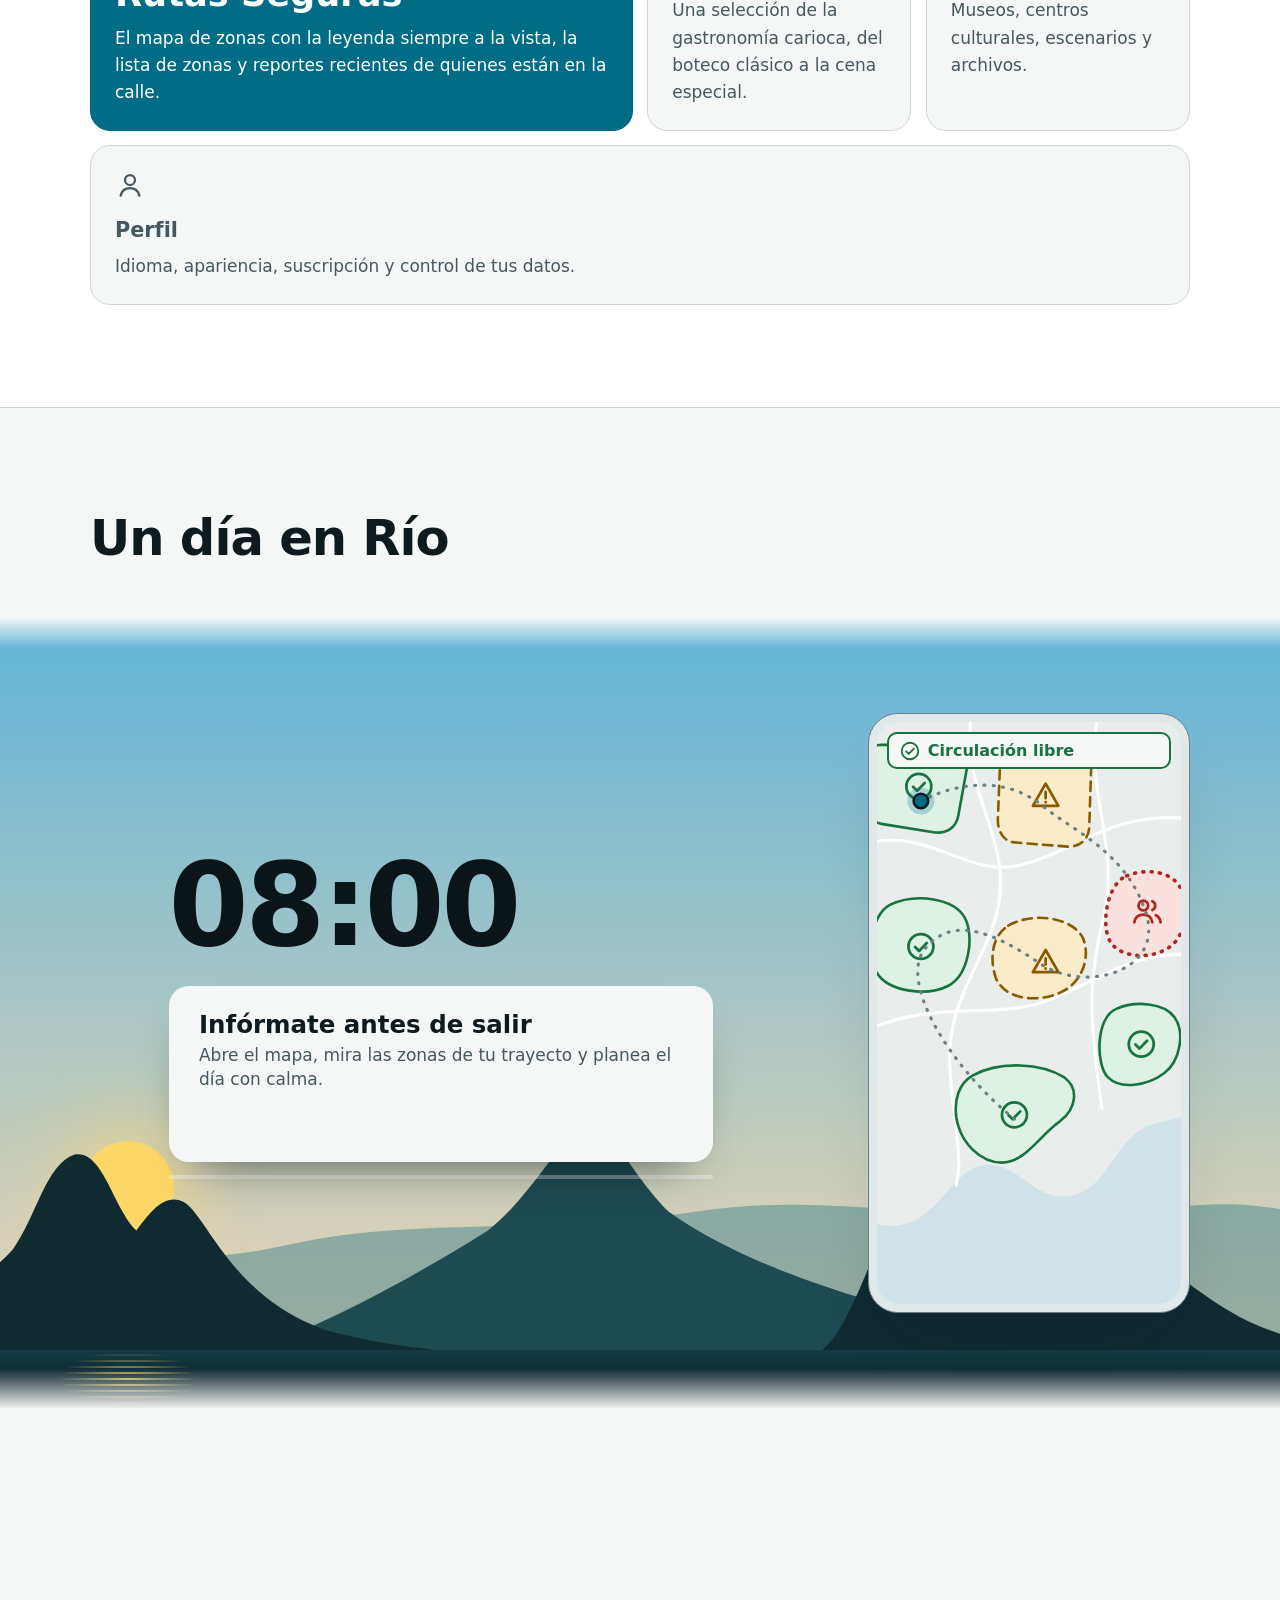
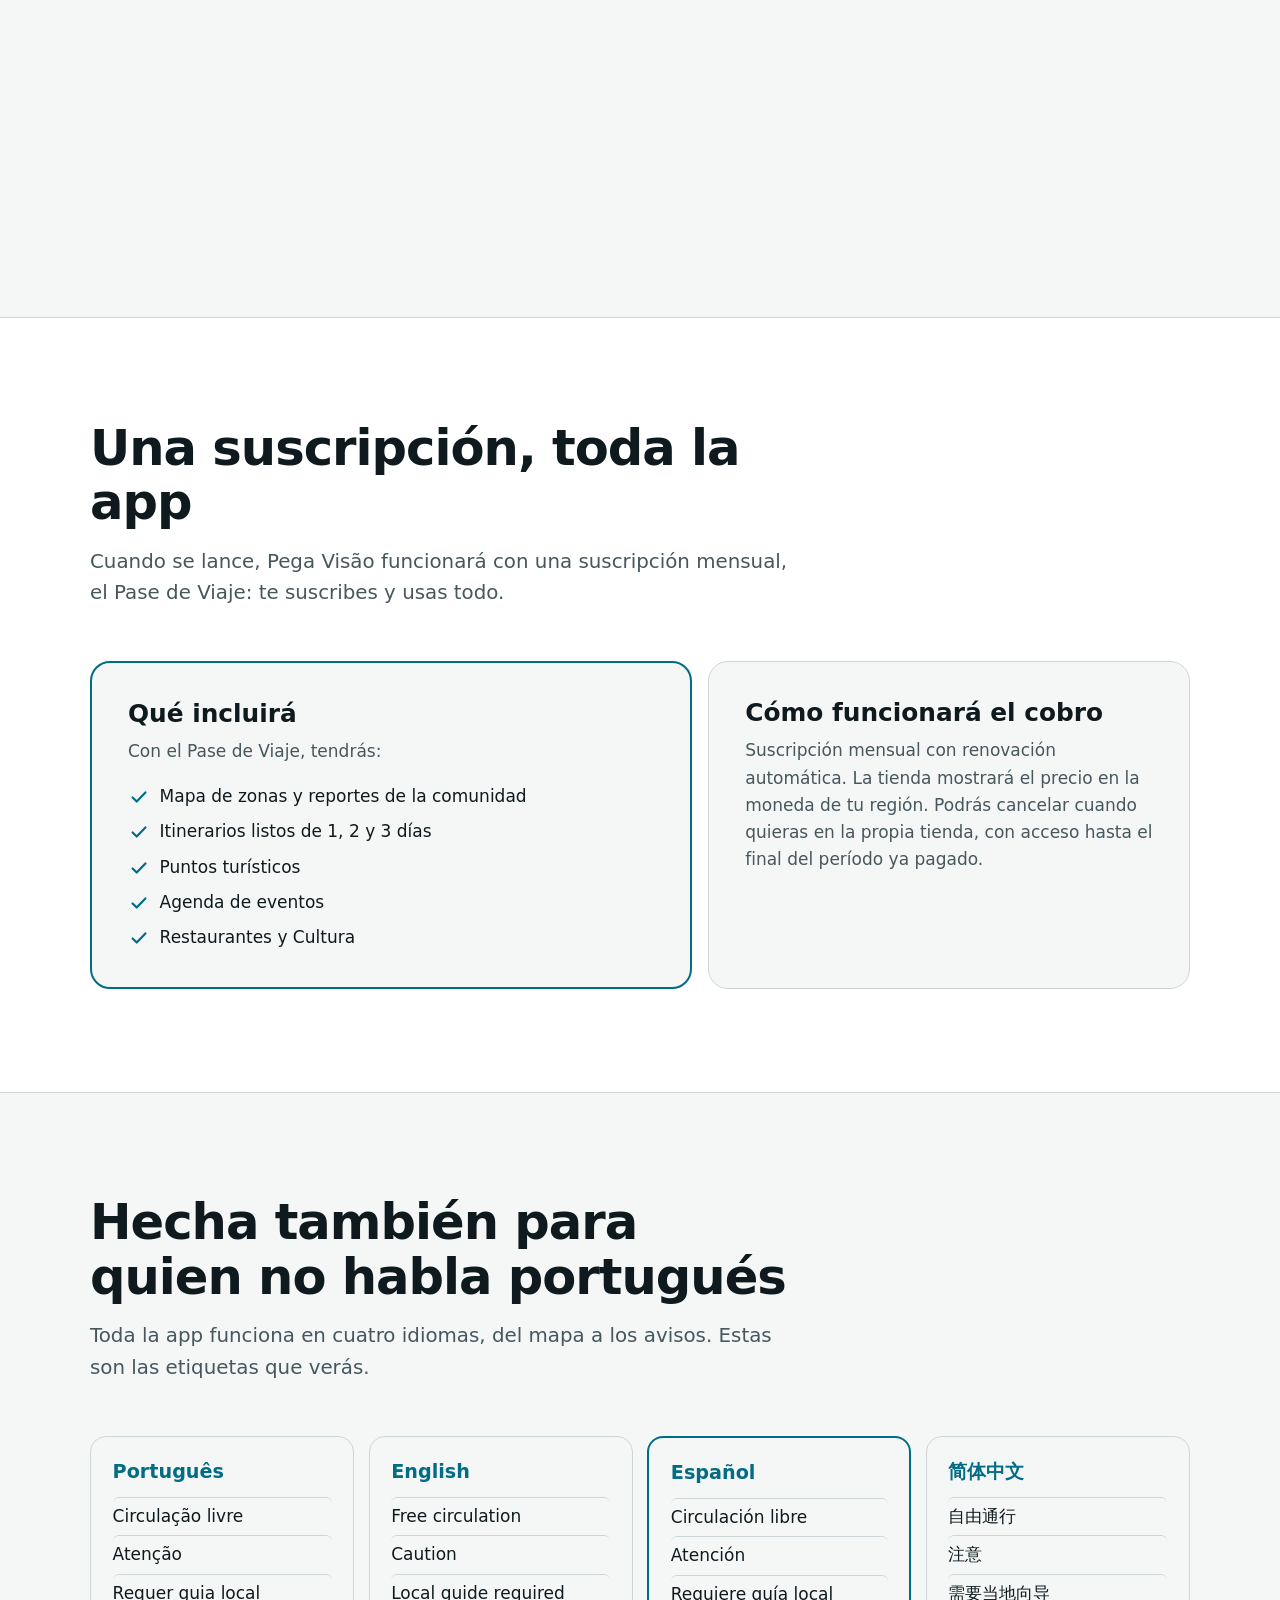
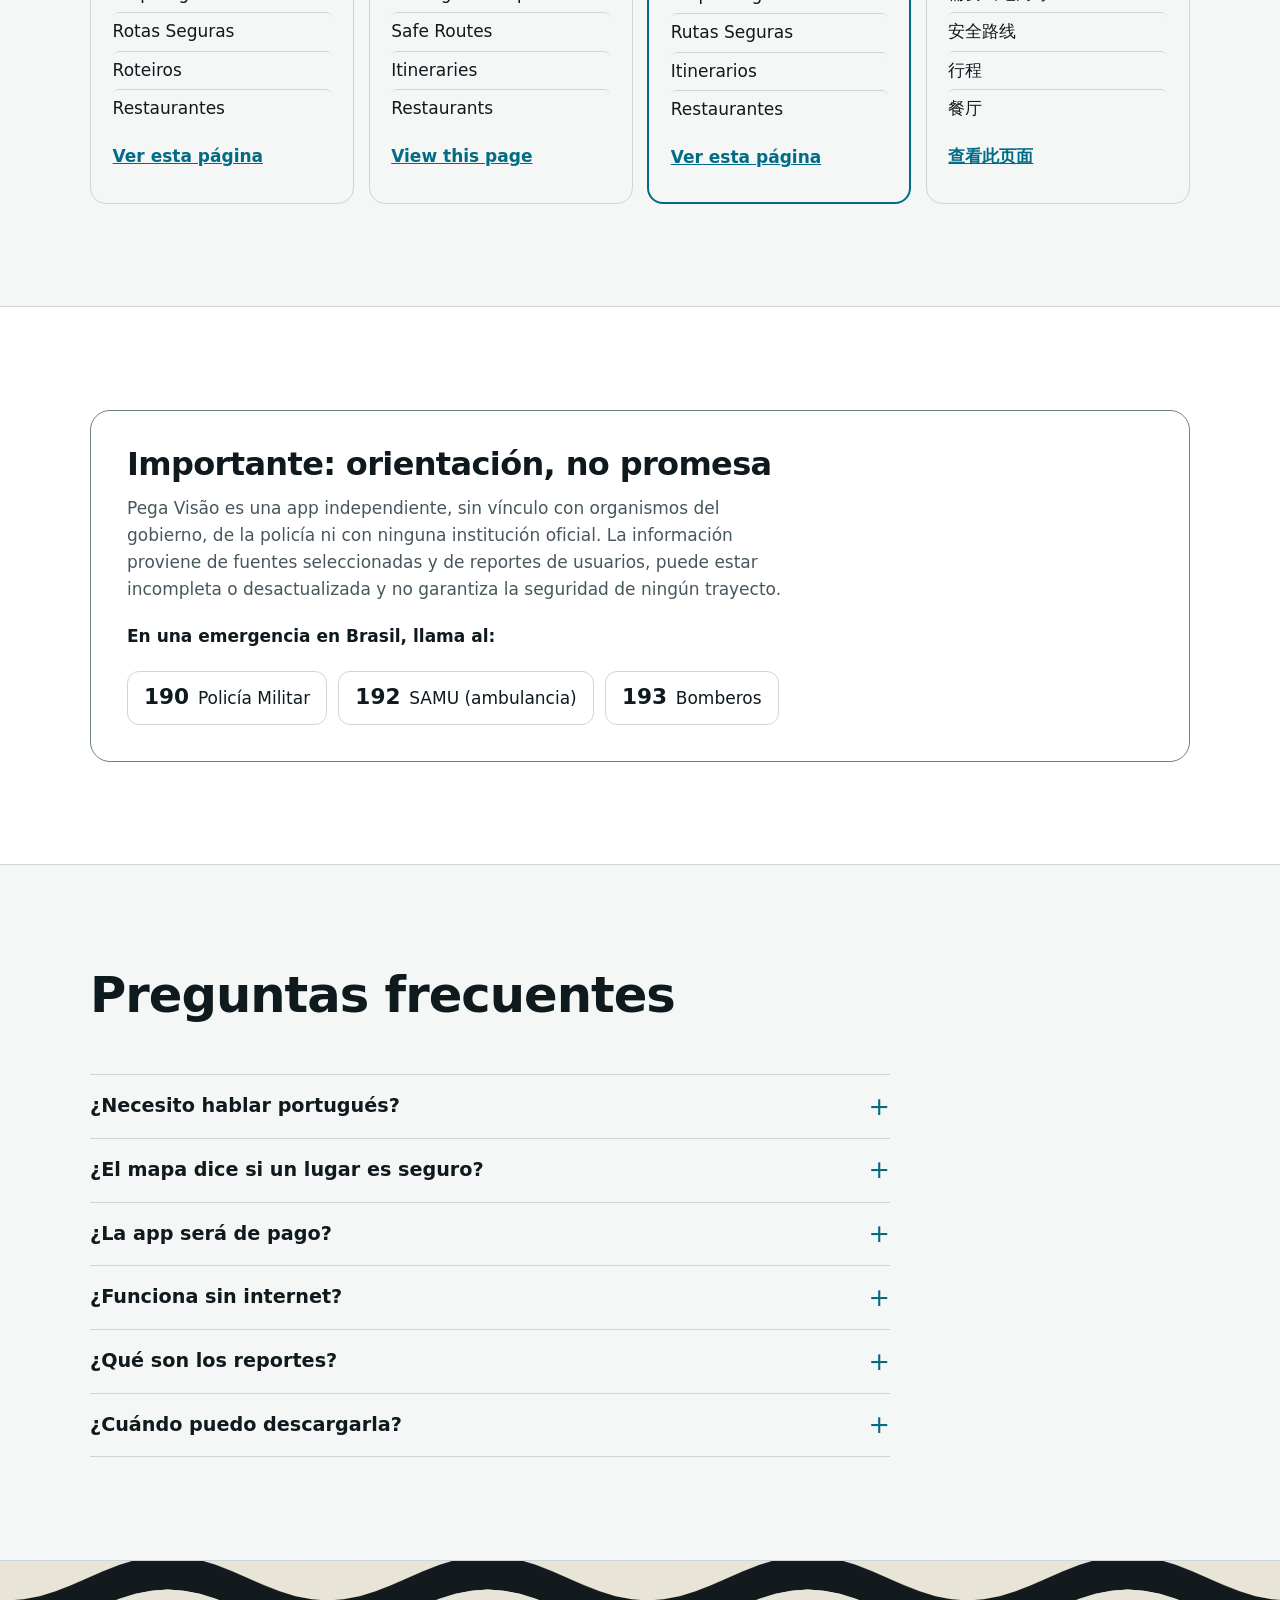
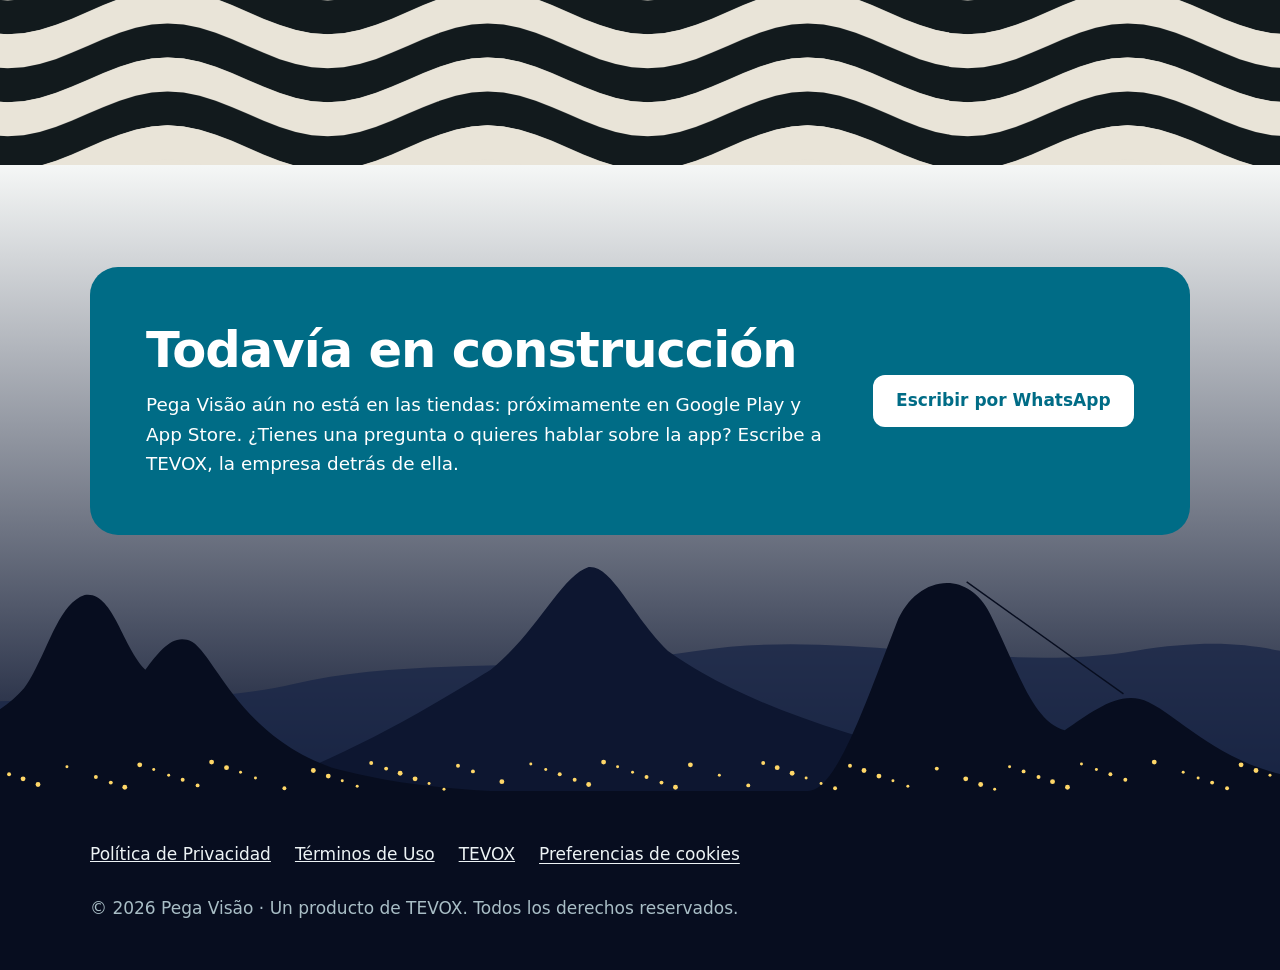
<file: pega-visao/es/index.html>
<!DOCTYPE html>
<html lang="es">
<head>
  <meta charset="UTF-8" />
  <meta name="viewport" content="width=device-width, initial-scale=1.0" />
  <meta http-equiv="Content-Security-Policy" content="default-src 'self'; script-src 'self' 'unsafe-inline' https://www.googletagmanager.com; style-src 'self' 'unsafe-inline' https://fonts.googleapis.com; font-src 'self' https://fonts.gstatic.com; img-src 'self' data: https://www.googletagmanager.com https://*.google-analytics.com; connect-src 'self' https://www.googletagmanager.com https://*.google-analytics.com https://*.analytics.google.com; object-src 'none'; base-uri 'self'; form-action 'none'; upgrade-insecure-requests" />
  <meta name="referrer" content="strict-origin-when-cross-origin" />
  <title>Pega Visão — tu guía de bolsillo para ir preparado en Río de Janeiro</title>
  <meta name="description" content="Mira dónde se circula con libertad, dónde conviene tener atención y dónde se recomienda ir con guía local. Mapa de zonas, reportes, eventos, restaurantes y cultura de Río, en español, portugués, inglés y chino." />
  <link rel="canonical" href="https://tevox.co/pega-visao/es/" />
  <link rel="alternate" hreflang="pt-BR" href="https://tevox.co/pega-visao/" />
  <link rel="alternate" hreflang="en" href="https://tevox.co/pega-visao/en/" />
  <link rel="alternate" hreflang="es" href="https://tevox.co/pega-visao/es/" />
  <link rel="alternate" hreflang="zh-CN" href="https://tevox.co/pega-visao/zh/" />
  <link rel="alternate" hreflang="x-default" href="https://tevox.co/pega-visao/en/" />
  <meta name="theme-color" content="#0B1518" media="(prefers-color-scheme: dark)" />
  <meta name="theme-color" content="#F5F7F6" media="(prefers-color-scheme: light)" />
  <link rel="icon" type="image/svg+xml" href="/assets/img/favicon.svg" />
  <link rel="icon" type="image/png" sizes="32x32" href="/assets/img/favicon-32x32.png" />
  <link rel="apple-touch-icon" sizes="180x180" href="/assets/img/apple-touch-icon.png" />
  <meta property="og:type" content="website" />
  <meta property="og:site_name" content="Pega Visão" />
  <meta property="og:locale" content="es_LA" />
  <meta property="og:url" content="https://tevox.co/pega-visao/es/" />
  <meta property="og:title" content="Pega Visão — tu guía de bolsillo para ir preparado en Río de Janeiro" />
  <meta property="og:description" content="Mira dónde se circula con libertad, dónde conviene tener atención y dónde se recomienda ir con guía local. Mapa de zonas, reportes, eventos, restaurantes y cultura de Río, en español, portugués, inglés y chino." />
  <script type="application/ld+json">{"@context": "https://schema.org", "@type": "MobileApplication", "name": "Pega Visão", "operatingSystem": "Android, iOS", "applicationCategory": "TravelApplication", "inLanguage": ["pt-BR", "en", "es", "zh-CN"], "description": "Mira dónde se circula con libertad, dónde conviene tener atención y dónde se recomienda ir con guía local. Mapa de zonas, reportes, eventos, restaurantes y cultura de Río, en español, portugués, inglés y chino.", "url": "https://tevox.co/pega-visao/es/", "publisher": {"@id": "https://tevox.co/#organization", "@type": "Organization", "name": "TEVOX", "url": "https://tevox.co/"}}</script>
  <script>document.documentElement.classList.add("js");</script>
  <link rel="preconnect" href="https://fonts.googleapis.com" />
  <link rel="preconnect" href="https://fonts.gstatic.com" crossorigin />
  <link rel="stylesheet" href="https://fonts.googleapis.com/css2?family=Atkinson+Hyperlegible+Next:wght@400;600;700;800&display=swap" />
  <link rel="stylesheet" href="/pega-visao/assets/pv.css" />
  <link rel="stylesheet" href="/assets/css/consentimento.css" />
  <script src="/assets/js/consentimento.js" defer></script>
  <script src="/pega-visao/assets/pv.js" defer></script>
</head>
<body>
  <a class="skip" href="#conteudo">Saltar al contenido</a>

  <header class="topbar">
    <p class="build-bar"><strong>En construcción:</strong> la app aún no está disponible para descargar.</p>
    <div class="wrap">
      <a class="wordmark" href="/pega-visao/es/" lang="pt-BR">Pega <span>Visão</span></a>
      <nav class="topnav" aria-label="Secciones">
        <a href="#mapa">El mapa</a>
        <a href="#app">La app</a>
        <a href="#como">Cómo usarla</a>
        <a href="#assinatura">Suscripción</a>
        <a href="#duvidas">Preguntas</a>
      </nav>
      <nav class="langs" aria-label="Idioma"><a href="/pega-visao/" hreflang="pt-BR" lang="pt-BR" aria-label="Português">PT</a><a href="/pega-visao/en/" hreflang="en" lang="en" aria-label="English">EN</a><a href="/pega-visao/es/" hreflang="es" lang="es" aria-label="Español" aria-current="true">ES</a><a href="/pega-visao/zh/" hreflang="zh-CN" lang="zh-CN" aria-label="简体中文">中文</a></nav>
    </div>
  </header>

  <main id="conteudo">
    <section class="hero">
      <div class="wrap">
        <div>
          <p class="build-pill">En construcción</p>
          <p class="eyebrow">Tu guía de bolsillo de Río de Janeiro</p>
          <h1>Ve preparado. <em>Disfruta Río.</em></h1>
          <p class="hero-sub">Pega Visão muestra dónde se circula con libertad, dónde conviene tener atención y dónde se recomienda ir con guía local. Y reúne en un solo lugar lo mejor para hacer en la ciudad.</p>
          <div class="hero-actions">
            <a class="btn btn-primary" href="#como">Ver cómo funciona</a>
            <a class="btn btn-ghost" href="#mapa">Entender el mapa</a>
          </div>
          <p class="soon"><strong>Próximamente</strong>
            <span class="store-chip"><svg viewBox="0 0 24 24" aria-hidden="true"><path d="M5 3.5v17a1 1 0 0 0 1.5.86l14-8.5a1 1 0 0 0 0-1.72l-14-8.5A1 1 0 0 0 5 3.5z"/></svg>Google Play</span>
            <span class="store-chip"><svg viewBox="0 0 24 24" aria-hidden="true"><path d="M16.4 12.6c0-2.3 1.9-3.4 2-3.5-1.1-1.6-2.8-1.8-3.4-1.8-1.4-.1-2.8.9-3.5.9s-1.9-.9-3.1-.8c-1.6 0-3.1.9-3.9 2.3-1.7 2.9-.4 7.2 1.2 9.6.8 1.2 1.8 2.5 3 2.4 1.2 0 1.7-.8 3.1-.8s1.9.8 3.1.8c1.3 0 2.1-1.2 2.9-2.4.9-1.4 1.3-2.7 1.3-2.8-.1 0-2.6-1-2.7-3.9zM14.1 5.5c.6-.8 1.1-1.9 1-3-.9 0-2.1.6-2.8 1.4-.6.7-1.1 1.8-1 2.9 1 .1 2.1-.5 2.8-1.3z"/></svg>App Store</span>
          </p>
        </div>

        <div class="phone">
          <div class="screen">
            <div class="app-bar" lang="pt-BR" aria-hidden="true">Pega <span>Visão</span></div>
            <div class="tiles" aria-hidden="true">
              <div class="tile tile-main"><svg viewBox="0 0 24 24" aria-hidden="true"><path d="M6 19a3 3 0 1 0 0-6 3 3 0 0 0 0 6z"/><path d="M18 11a3 3 0 1 0 0-6 3 3 0 0 0 0 6z"/><path d="M8.5 15.5h6a2.5 2.5 0 0 0 0-5h-5a2.5 2.5 0 0 1 0-5H15"/></svg>Rutas Seguras</div>
              <div class="tile" style="--c:var(--roteiros)"><svg viewBox="0 0 24 24" aria-hidden="true"><path d="M4 6.5 9 4l6 2.5L20 4v13.5L15 20l-6-2.5L4 20z"/><path d="M9 4v13.5M15 6.5V20"/></svg>Itinerarios</div>
              <div class="tile" style="--c:var(--eventos)"><svg viewBox="0 0 24 24" aria-hidden="true"><rect x="4" y="5" width="16" height="15" rx="2.5"/><path d="M4 10h16M8.5 3v4M15.5 3v4"/></svg>Eventos</div>
              <div class="tile" style="--c:var(--restaurantes)"><svg viewBox="0 0 24 24" aria-hidden="true"><path d="M7 3v7a2.5 2.5 0 0 0 2.5 2.5V21M4.5 3v5M9.5 3v5M12 3v5"/><path d="M18 21v-7h-2.5V8c0-2.6 1-4.2 2.5-5z"/></svg>Restaurantes</div>
              <div class="tile" style="--c:var(--cultural)"><svg viewBox="0 0 24 24" aria-hidden="true"><path d="M4 9.5 12 4l8 5.5"/><path d="M6 10v8M10 10v8M14 10v8M18 10v8M4 20.5h16"/></svg>Cultura</div>
              <div class="tile" style="--c:var(--perfil)"><svg viewBox="0 0 24 24" aria-hidden="true"><circle cx="12" cy="8" r="4"/><path d="M4.5 20.5c1-4 4-6 7.5-6s6.500 2 7.500 6"/></svg>Perfil</div>
            </div>
          </div>
        </div>
      </div>
    </section>

    <section class="band band-alt" aria-labelledby="termo">
      <div class="wrap entry rv">
        <h2 class="entry-term" id="termo" lang="pt-BR">pegar visão<span lang="es">jerga carioca · verbo</span></h2>
        <p class="entry-def">Informarse antes de salir. Estar al tanto de lo que de verdad pasa.<small>Es lo que hace todo carioca con sus amigos antes de un plan. Ahora quien llega a la ciudad también puede hacerlo, en su idioma.</small></p>
      </div>
    </section>

    <section class="band" id="mapa" aria-labelledby="mapa-h">
      <div class="wrap">
        <div class="head rv">
          <h2 id="mapa-h">El mapa habla en tres palabras</h2>
          <p class="lede">Sin alarmas. Cada zona de Río tiene una de tres clasificaciones, siempre con icono, trazo y palabra: se entiende aunque no distingas los colores.</p>
        </div>
        <div class="map-grid rv">
          <figure class="map-figure">
            <div class="phone"><div class="screen"><svg class="map-svg" viewBox="0 0 320 560" preserveAspectRatio="xMidYMin slice" role="img" aria-label="Mapa ilustrativo con zonas marcadas en las tres clasificaciones">
  <defs>
    <symbol id="z-livre" viewBox="0 0 24 24"><g fill="none" stroke="currentColor" stroke-linecap="round" stroke-linejoin="round"><circle cx="12" cy="12" r="9"/><path d="m7.800 12.300 2.900 2.900 5.500-5.700"/></g></symbol>
    <symbol id="z-atencao" viewBox="0 0 24 24"><g fill="none" stroke="currentColor" stroke-linecap="round" stroke-linejoin="round"><path d="M12 4 2.800 20h18.400z"/><path d="M12 10v4.500M12 17.300v.2"/></g></symbol>
    <symbol id="z-guia" viewBox="0 0 24 24"><g fill="none" stroke="currentColor" stroke-linecap="round" stroke-linejoin="round"><circle cx="9" cy="8" r="3.500"/><path d="M2.500 20c.7-3.700 3.300-5.500 6.500-5.500s5.800 1.800 6.500 5.500"/><path d="M15.500 4.800a3.500 3.500 0 0 1 0 6.400M18 14.900c1.900.8 3.100 2.500 3.500 5.100"/></g></symbol>
  </defs>
  <path class="terra" d="M0 0h320v372c-22 16-40 8-60 26-22 20-30 54-62 58-34 4-46-30-78-30-30 0-44 46-76 56-20 6-34 2-44-8z"/>
  <path class="rua" d="M-4 120C60 96 96 150 150 138s90-56 174-44"/>
  <path class="rua" d="M104-4c-8 70 34 110 28 170s-54 96-48 170 12 80 6 110"/>
  <path class="rua" d="M-4 300c70-34 128-14 176-30s86-52 152-46"/>
  <path class="rua" d="M226-4c-14 66 22 122 6 190s-14 98-2 186"/>
  <g class="zone z-livre">
    <path d="M18 22h66c12 0 18 10 16 24l-8 44c-2 12-12 18-24 16l-50-8c-12-2-16-10-16-22V38c0-10 6-16 16-16z"/>
    <use href="#z-livre" x="38" y="46" width="32" height="32"/>
  </g>
  <g class="zone z-atencao">
    <path d="M146 28l54-8c12-2 20 6 20 18l-2 62c0 12-8 20-20 20l-50-4c-12 0-18-10-18-22l2-50c0-8 6-14 14-16z"/>
    <use href="#z-atencao" x="160" y="54" width="32" height="32"/>
  </g>
  <g class="zone z-guia">
    <path d="M254 148c20-8 44-4 52 12s6 44-10 56-44 12-56-2-6-58 14-66z"/>
    <use href="#z-guia" x="258" y="166" width="32" height="32"/>
  </g>
  <g class="zone z-livre">
    <path d="M26 176c26-12 62-6 72 12s4 56-16 66-56 6-68-12-6-56 12-66z"/>
    <use href="#z-livre" x="40" y="200" width="32" height="32"/>
  </g>
  <g class="zone z-atencao">
    <path d="M140 196c24-14 62-8 72 12 8 20-2 46-26 54-22 8-50 4-58-16-6-18-4-40 12-50z"/>
    <use href="#z-atencao" x="160" y="214" width="32" height="32"/>
  </g>
  <g class="zone z-livre">
    <path d="M106 340c26-14 66-12 88 2 14 10 12 30-4 42-20 14-34 40-56 40-20 0-40-18-44-44-2-16 2-32 16-40z"/>
    <use href="#z-livre" x="130" y="362" width="32" height="32"/>
  </g>
  <g class="zone z-livre">
    <path d="M244 276c18-8 46-6 56 8s6 42-10 54-42 16-54 4-12-58 8-66z"/>
    <use href="#z-livre" x="252" y="294" width="32" height="32"/>
  </g>
</svg></div></div>
            <figcaption class="map-note">Ilustración. No representa barrios reales.</figcaption>
          </figure>
          <div class="legend">
            <button class="lg lg-livre" type="button" data-zone="livre" aria-pressed="false">
              <span class="lg-icon"><svg viewBox="0 0 24 24" aria-hidden="true"><circle cx="12" cy="12" r="9"/><path d="m7.800 12.300 2.900 2.900 5.500-5.700"/></svg></span><span class="lg-name">Circulación libre</span><span class="lg-text">Puedes moverte con normalidad, con los cuidados de cualquier gran ciudad.</span>
            </button>
            <button class="lg lg-atencao" type="button" data-zone="atencao" aria-pressed="false">
              <span class="lg-icon"><svg viewBox="0 0 24 24" aria-hidden="true"><path d="M12 4 2.800 20h18.400z"/><path d="M12 10v4.500M12 17.300v.2"/></svg></span><span class="lg-name">Atención</span><span class="lg-text">Se puede ir: conviene informarse antes y estar más alerta.</span>
            </button>
            <button class="lg lg-guia" type="button" data-zone="guia" aria-pressed="false">
              <span class="lg-icon"><svg viewBox="0 0 24 24" aria-hidden="true"><circle cx="9" cy="8" r="3.500"/><path d="M2.500 20c.7-3.700 3.300-5.500 6.500-5.500s5.800 1.800 6.500 5.500"/><path d="M15.500 4.800a3.500 3.500 0 0 1 0 6.400M18 14.900c1.900.8 3.100 2.500 3.500 5.100"/></svg></span><span class="lg-name">Requiere guía local</span><span class="lg-text">Se recomienda ir con alguien que conozca el lugar.</span>
            </button>
            <p class="legend-note">Toca una clasificación para verla en el mapa.</p>
          </div>
        </div>
      </div>
    </section>

    <section class="band band-alt" id="app" aria-labelledby="app-h">
      <div class="wrap">
        <div class="head rv">
          <h2 id="app-h">Todo lo que necesitas, en seis bloques</h2>
          <p class="lede">La pantalla de inicio es simple a propósito: toca lo que quieras hacer ahora.</p>
        </div>
        <div class="bento rv">
          <article class="card card-main"><svg viewBox="0 0 24 24" aria-hidden="true"><path d="M6 19a3 3 0 1 0 0-6 3 3 0 0 0 0 6z"/><path d="M18 11a3 3 0 1 0 0-6 3 3 0 0 0 0 6z"/><path d="M8.5 15.5h6a2.5 2.5 0 0 0 0-5h-5a2.5 2.5 0 0 1 0-5H15"/></svg><h3>Rutas Seguras</h3><p>El mapa de zonas con la leyenda siempre a la vista, la lista de zonas y reportes recientes de quienes están en la calle.</p></article>
          <article class="card" style="--c:var(--roteiros)"><svg viewBox="0 0 24 24" aria-hidden="true"><path d="M4 6.5 9 4l6 2.5L20 4v13.5L15 20l-6-2.5L4 20z"/><path d="M9 4v13.5M15 6.5V20"/></svg><h3>Itinerarios</h3><p>Itinerarios listos de 1, 2 y 3 días, armados con los lugares de la app.</p></article>
          <article class="card" style="--c:var(--eventos)"><svg viewBox="0 0 24 24" aria-hidden="true"><rect x="4" y="5" width="16" height="15" rx="2.5"/><path d="M4 10h16M8.5 3v4M15.5 3v4"/></svg><h3>Eventos</h3><p>Qué está pasando en la ciudad, con fecha, lugar y mapa.</p></article>
          <article class="card" style="--c:var(--restaurantes)"><svg viewBox="0 0 24 24" aria-hidden="true"><path d="M7 3v7a2.5 2.5 0 0 0 2.5 2.5V21M4.5 3v5M9.5 3v5M12 3v5"/><path d="M18 21v-7h-2.5V8c0-2.6 1-4.2 2.5-5z"/></svg><h3>Restaurantes</h3><p>Una selección de la gastronomía carioca, del boteco clásico a la cena especial.</p></article>
          <article class="card" style="--c:var(--cultural)"><svg viewBox="0 0 24 24" aria-hidden="true"><path d="M4 9.5 12 4l8 5.5"/><path d="M6 10v8M10 10v8M14 10v8M18 10v8M4 20.5h16"/></svg><h3>Cultura</h3><p>Museos, centros culturales, escenarios y archivos.</p></article>
          <article class="card card-wide" style="--c:var(--perfil)"><svg viewBox="0 0 24 24" aria-hidden="true"><circle cx="12" cy="8" r="4"/><path d="M4.5 20.5c1-4 4-6 7.5-6s6.500 2 7.500 6"/></svg><h3>Perfil</h3><p>Idioma, apariencia, suscripción y control de tus datos.</p></article>
        </div>
      </div>
    </section>

    <section class="band" id="como" aria-labelledby="como-h">
      <div class="wrap">
        <div class="head rv"><h2 id="como-h">Cómo usarla en tres pasos</h2></div>
        <ol class="steps rv">
          <li><h3>Infórmate antes de salir</h3><p>Abre el mapa, mira las zonas de tu trayecto y planea el día con calma.</p></li>
          <li><h3>En la calle, mantente al tanto</h3><p>Los reportes de la comunidad avisan de una vía bloqueada, una acción policial, un evento callejero o un riesgo. Duran poco y desaparecen solos.</p></li>
          <li><h3>Disfruta la ciudad</h3><p>Elige un evento, un restaurante o un museo. ¿Sin señal? Los datos ya descargados siguen disponibles.</p></li>
        </ol>
      </div>
    </section>

    <section class="band band-alt" id="assinatura" aria-labelledby="assinatura-h">
      <div class="wrap">
        <div class="head rv">
          <h2 id="assinatura-h">Una suscripción, toda la app</h2>
          <p class="lede">Cuando se lance, Pega Visão funcionará con una suscripción mensual, el Pase de Viaje: te suscribes y usas todo.</p>
        </div>
        <div class="plans rv">
          <div class="plan plan-free"><h3>Qué incluirá</h3><p>Con el Pase de Viaje, tendrás:</p><ul><li><svg viewBox="0 0 24 24" aria-hidden="true"><path d="m5 12.500 4.500 4.500L19 7"/></svg><span>Mapa de zonas y reportes de la comunidad</span></li><li><svg viewBox="0 0 24 24" aria-hidden="true"><path d="m5 12.500 4.500 4.500L19 7"/></svg><span>Itinerarios listos de 1, 2 y 3 días</span></li><li><svg viewBox="0 0 24 24" aria-hidden="true"><path d="m5 12.500 4.500 4.500L19 7"/></svg><span>Puntos turísticos</span></li><li><svg viewBox="0 0 24 24" aria-hidden="true"><path d="m5 12.500 4.500 4.500L19 7"/></svg><span>Agenda de eventos</span></li><li><svg viewBox="0 0 24 24" aria-hidden="true"><path d="m5 12.500 4.500 4.500L19 7"/></svg><span>Restaurantes y Cultura</span></li></ul></div>
          <div class="plan"><h3>Cómo funcionará el cobro</h3><p>Suscripción mensual con renovación automática. La tienda mostrará el precio en la moneda de tu región. Podrás cancelar cuando quieras en la propia tienda, con acceso hasta el final del período ya pagado.</p></div>
        </div>
      </div>
    </section>

    <section class="band" id="idiomas" aria-labelledby="idiomas-h">
      <div class="wrap">
        <div class="head rv">
          <h2 id="idiomas-h">Hecha también para quien no habla portugués</h2>
          <p class="lede">Toda la app funciona en cuatro idiomas, del mapa a los avisos. Estas son las etiquetas que verás.</p>
        </div>
        <div class="tongues rv">
          <section class="tongue" lang="pt-BR">
            <h3>Português</h3>
            <ul>
              <li>Circulação livre</li>
              <li>Atenção</li>
              <li>Requer guia local</li>
              <li>Rotas Seguras</li>
              <li>Roteiros</li>
              <li>Restaurantes</li>
            </ul>
            <a href="/pega-visao/" hreflang="pt-BR">Ver esta página</a>
          </section>
          <section class="tongue" lang="en">
            <h3>English</h3>
            <ul>
              <li>Free circulation</li>
              <li>Caution</li>
              <li>Local guide required</li>
              <li>Safe Routes</li>
              <li>Itineraries</li>
              <li>Restaurants</li>
            </ul>
            <a href="/pega-visao/en/" hreflang="en">View this page</a>
          </section>
          <section class="tongue" lang="es" aria-current="true">
            <h3>Español</h3>
            <ul>
              <li>Circulación libre</li>
              <li>Atención</li>
              <li>Requiere guía local</li>
              <li>Rutas Seguras</li>
              <li>Itinerarios</li>
              <li>Restaurantes</li>
            </ul>
            <a href="/pega-visao/es/" hreflang="es">Ver esta página</a>
          </section>
          <section class="tongue" lang="zh-CN">
            <h3>简体中文</h3>
            <ul>
              <li>自由通行</li>
              <li>注意</li>
              <li>需要当地向导</li>
              <li>安全路线</li>
              <li>行程</li>
              <li>餐厅</li>
            </ul>
            <a href="/pega-visao/zh/" hreflang="zh-CN">查看此页面</a>
          </section>
        </div>
      </div>
    </section>

    <section class="band band-alt" aria-labelledby="aviso-h">
      <div class="wrap">
        <div class="notice rv">
          <h2 id="aviso-h">Importante: orientación, no promesa</h2>
          <p>Pega Visão es una app independiente, sin vínculo con organismos del gobierno, de la policía ni con ninguna institución oficial. La información proviene de fuentes seleccionadas y de reportes de usuarios, puede estar incompleta o desactualizada y no garantiza la seguridad de ningún trayecto.</p>
          <p style="margin-top:1.2rem;color:var(--texto);font-weight:700">En una emergencia en Brasil, llama al:</p>
          <div class="sos"><a href="tel:190"><strong>190</strong><span>Policía Militar</span></a><a href="tel:192"><strong>192</strong><span>SAMU (ambulancia)</span></a><a href="tel:193"><strong>193</strong><span>Bomberos</span></a></div>
        </div>
      </div>
    </section>

    <section class="band" id="duvidas" aria-labelledby="duvidas-h">
      <div class="wrap">
        <div class="head rv"><h2 id="duvidas-h">Preguntas frecuentes</h2></div>
        <div class="faq rv"><details><summary>¿Necesito hablar portugués?</summary><p>No. Toda la app funciona en español, portugués, inglés y chino simplificado. Eliges el idioma en tu Perfil.</p></details><details><summary>¿El mapa dice si un lugar es seguro?</summary><p>No. Orienta la planificación de tu día, pero no garantiza la seguridad de ningún trayecto. Úsalo junto con tu buen criterio y las indicaciones locales.</p></details><details><summary>¿La app será de pago?</summary><p>Sí. Cuando se lance, Pega Visão funcionará con una suscripción mensual, el Pase de Viaje, que desbloquea toda la app. La tienda mostrará el precio en la moneda de tu región y podrás cancelar cuando quieras.</p></details><details><summary>¿Funciona sin internet?</summary><p>Los datos ya descargados siguen disponibles cuando se pierde la señal. El dibujo del mapa en sí necesita internet.</p></details><details><summary>¿Qué son los reportes?</summary><p>Avisos enviados por quienes están en la calle: vía bloqueada, acción policial, evento callejero o riesgo. Duran poco, desaparecen solos del mapa y pueden estar incompletos.</p></details><details><summary>¿Cuándo puedo descargarla?</summary><p>Todavía no: Pega Visão está en construcción y no tiene fecha de lanzamiento definida. Cuando esté en Google Play y App Store, los botones de descarga aparecerán aquí.</p></details></div>
      </div>
    </section>

    <section class="band final" aria-labelledby="final-h">
      <div class="wrap">
        <div class="final-box rv">
          <div>
            <h2 id="final-h">Todavía en construcción</h2>
            <p>Pega Visão aún no está en las tiendas: próximamente en Google Play y App Store. ¿Tienes una pregunta o quieres hablar sobre la app? Escribe a TEVOX, la empresa detrás de ella.</p>
          </div>
          <a class="btn" href="https://wa.me/5521995925328?text=Hola%2C%20vengo%20de%20la%20p%C3%A1gina%20de%20Pega%20Vis%C3%A3o" target="_blank" rel="noopener">Escribir por WhatsApp</a>
        </div>
      </div>
    </section>
  </main>

  <footer class="foot">
    <div class="wrap">
      <nav class="footer-nav" aria-label="Secciones">
        <a href="/pega-visao/es/privacidad">Política de Privacidad</a>
        <a href="/pega-visao/es/terminos">Términos de Uso</a>
        <a href="/">TEVOX</a>
      </nav>
      <p>© 2026 Pega Visão · Un producto de TEVOX. Todos los derechos reservados.</p>
    </div>
  </footer>
</body>
</html>
</file>
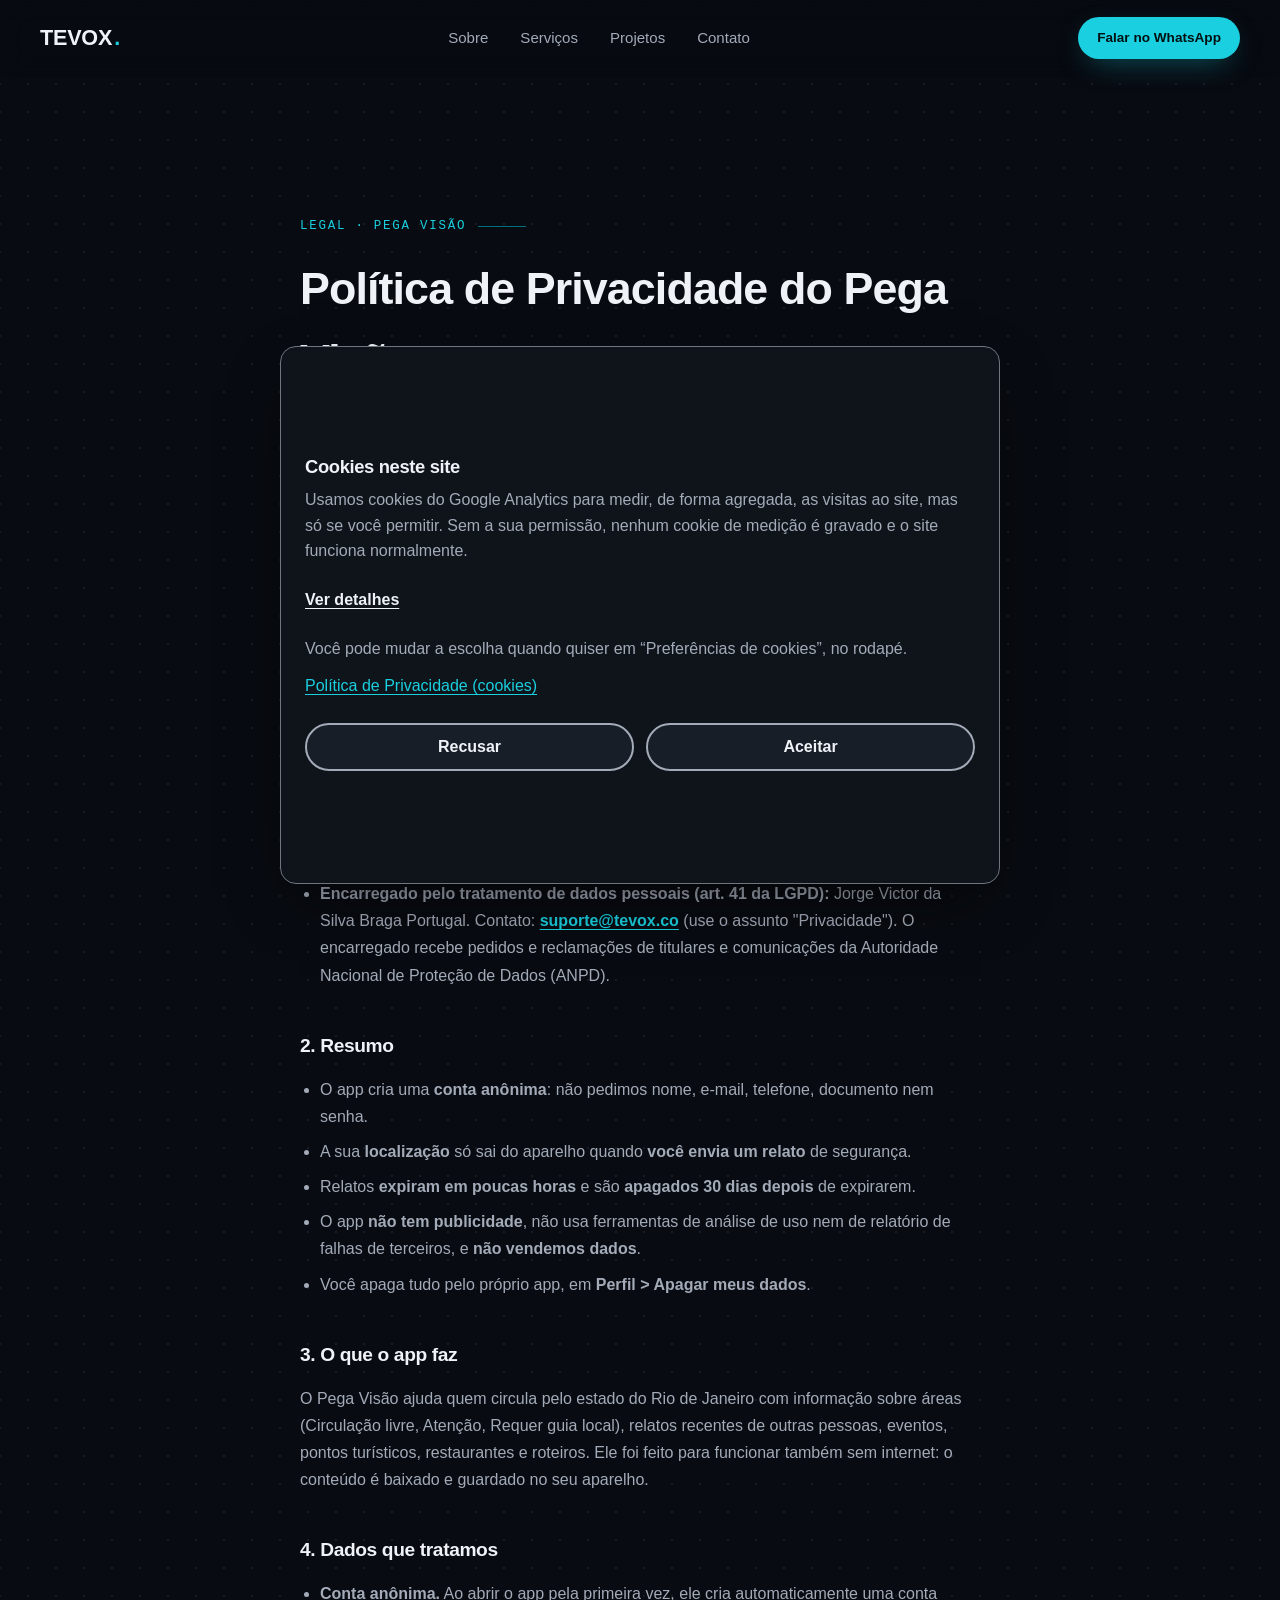
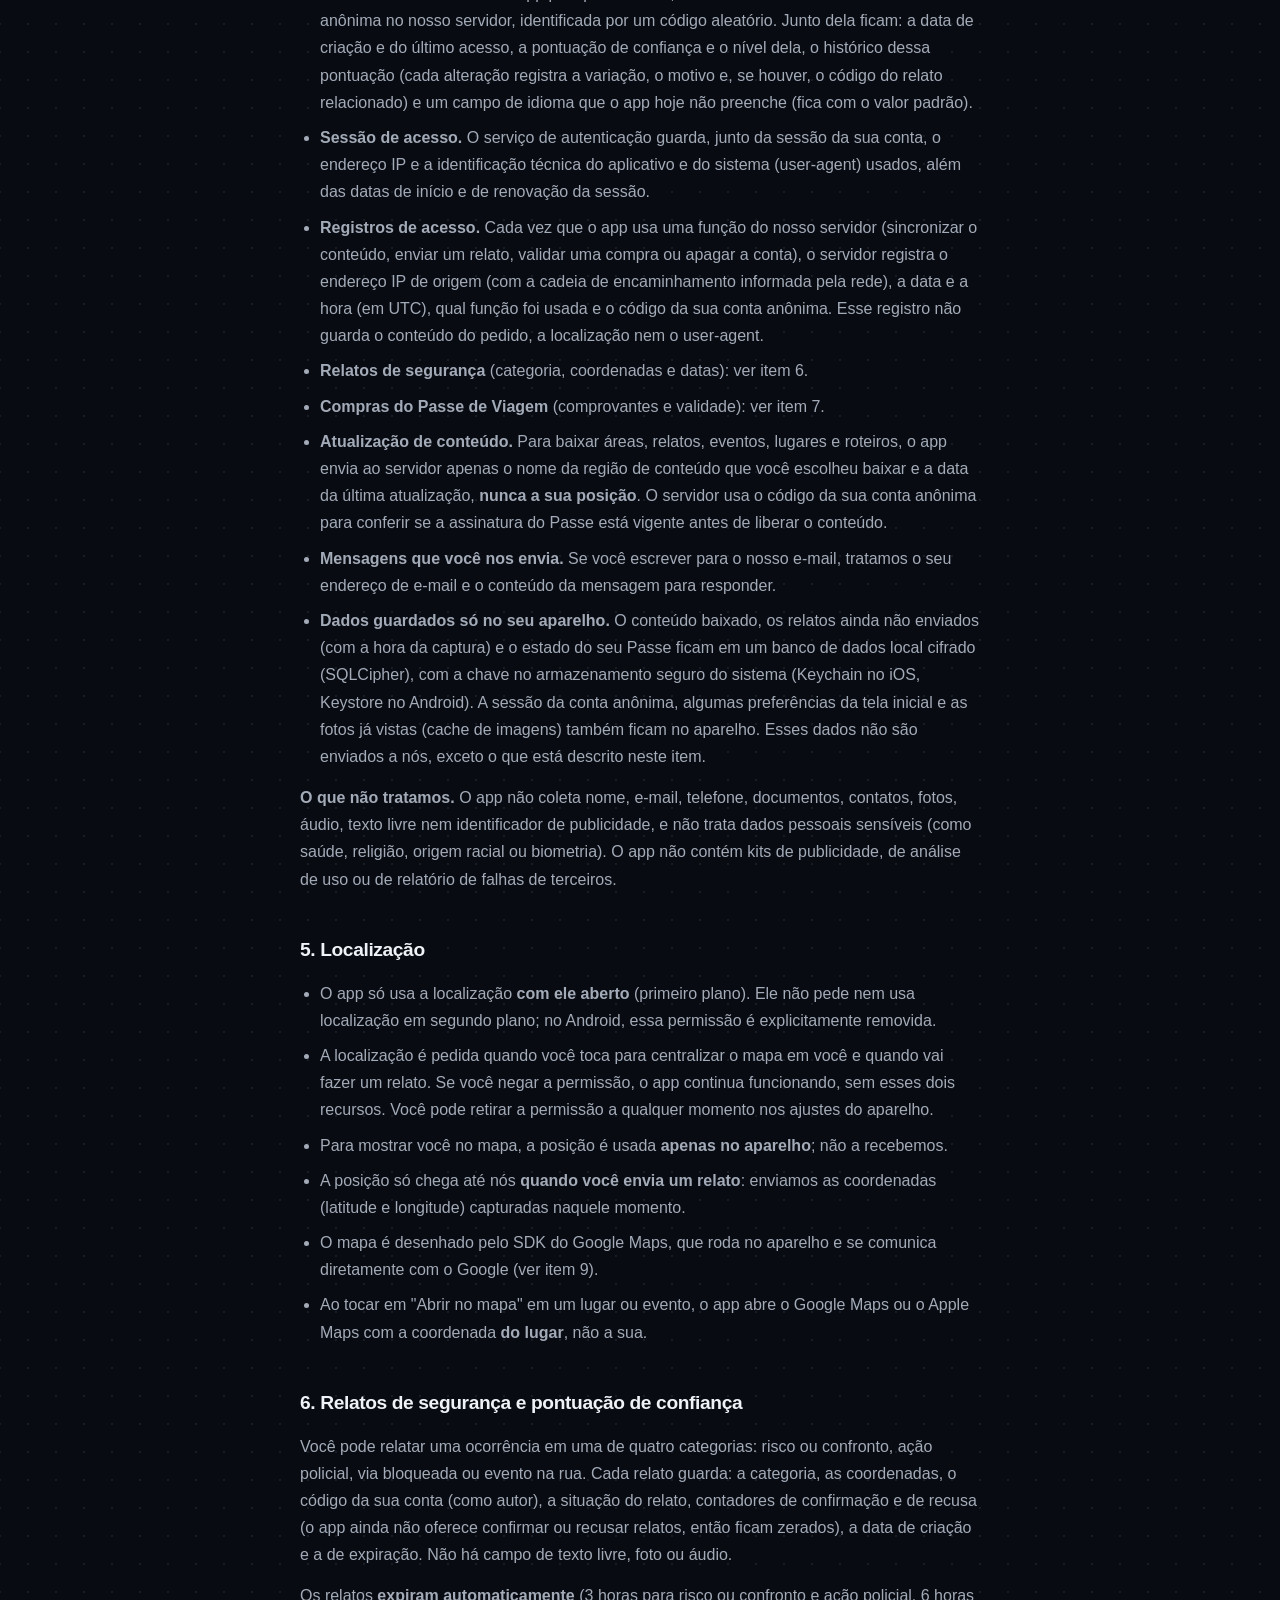
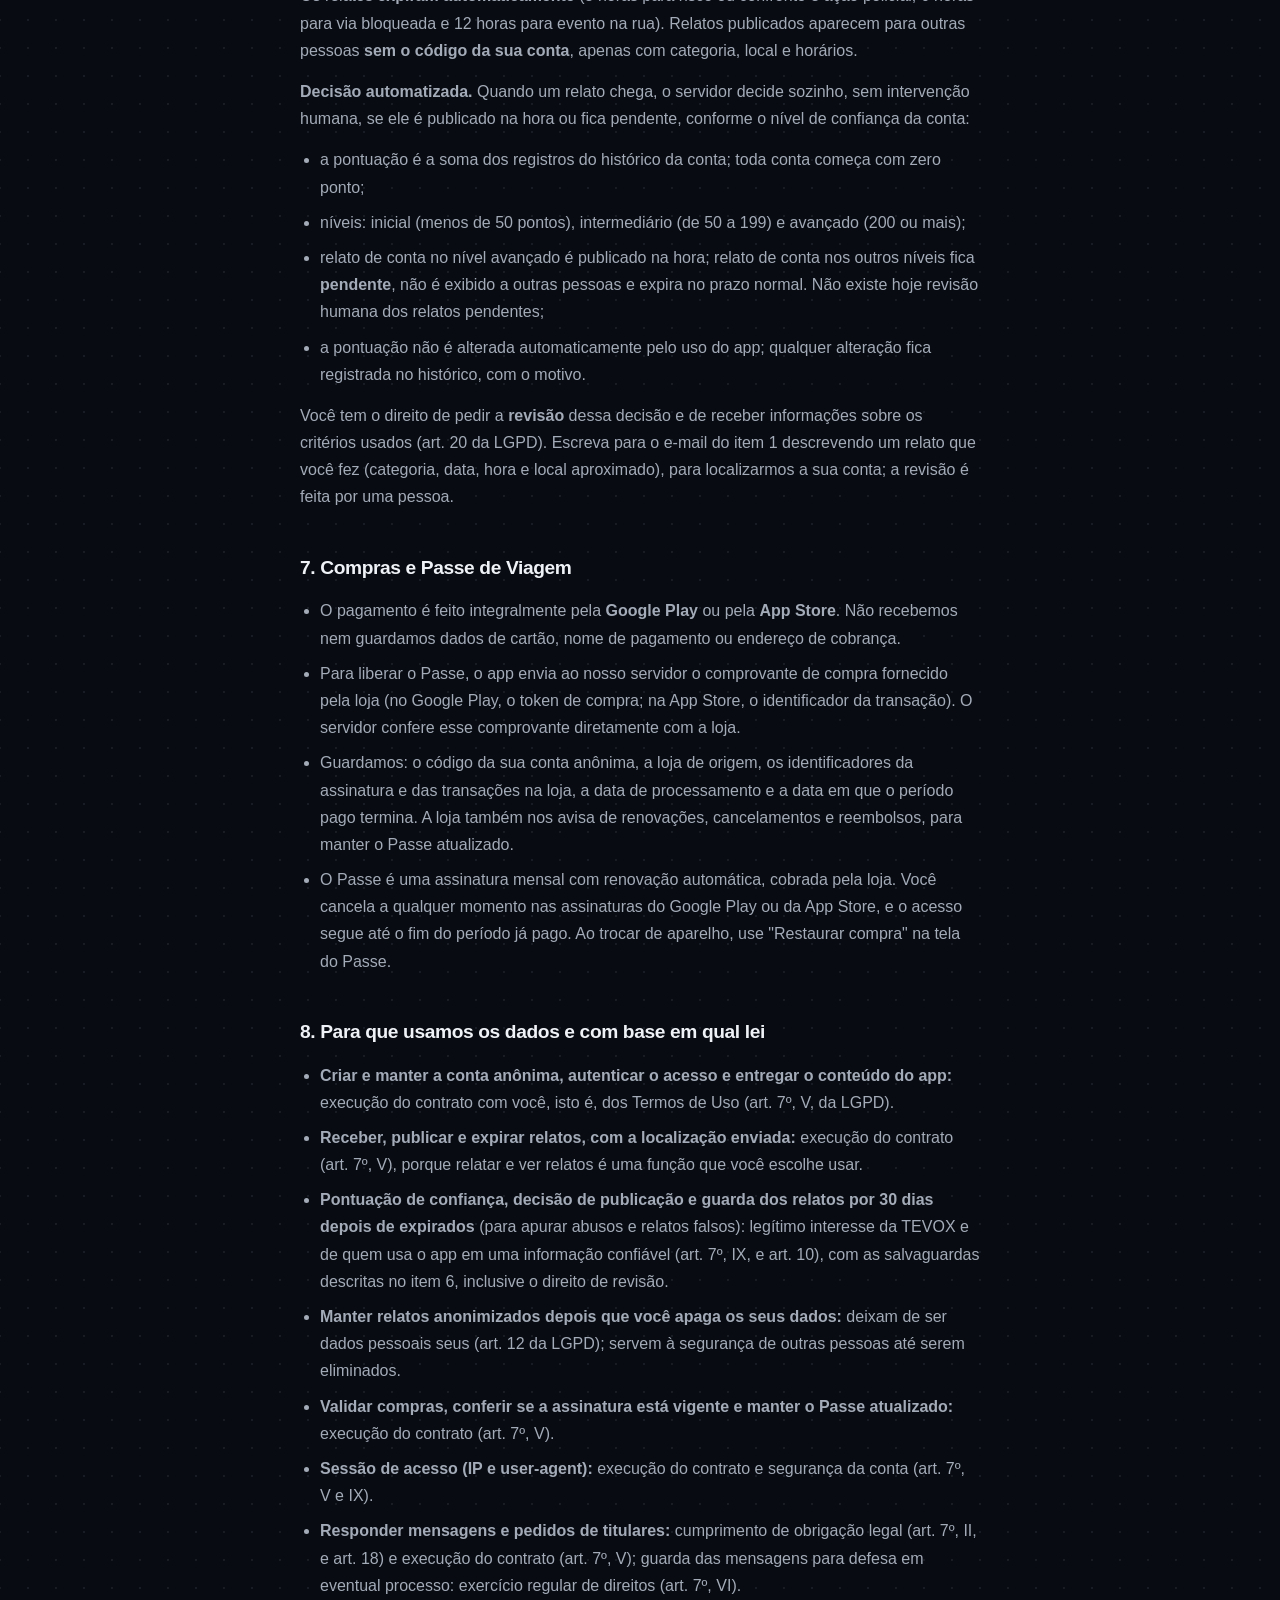
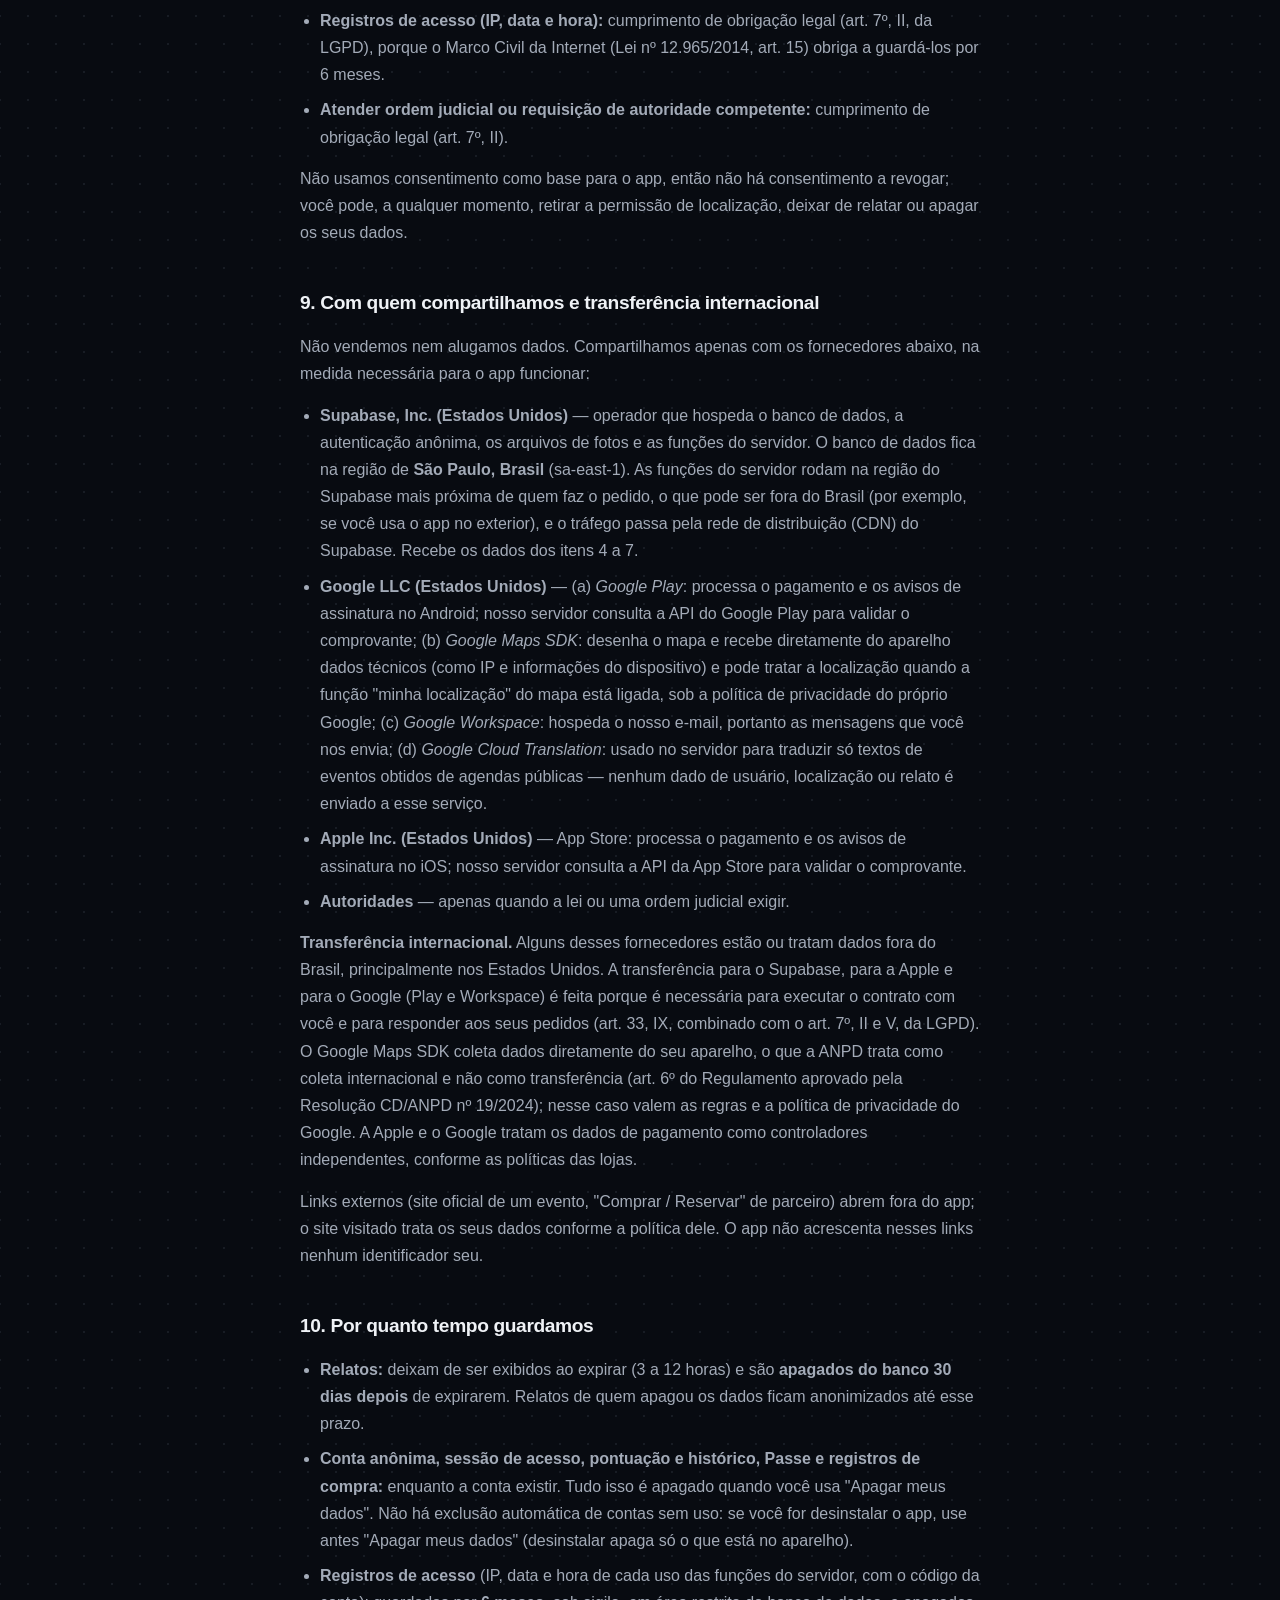
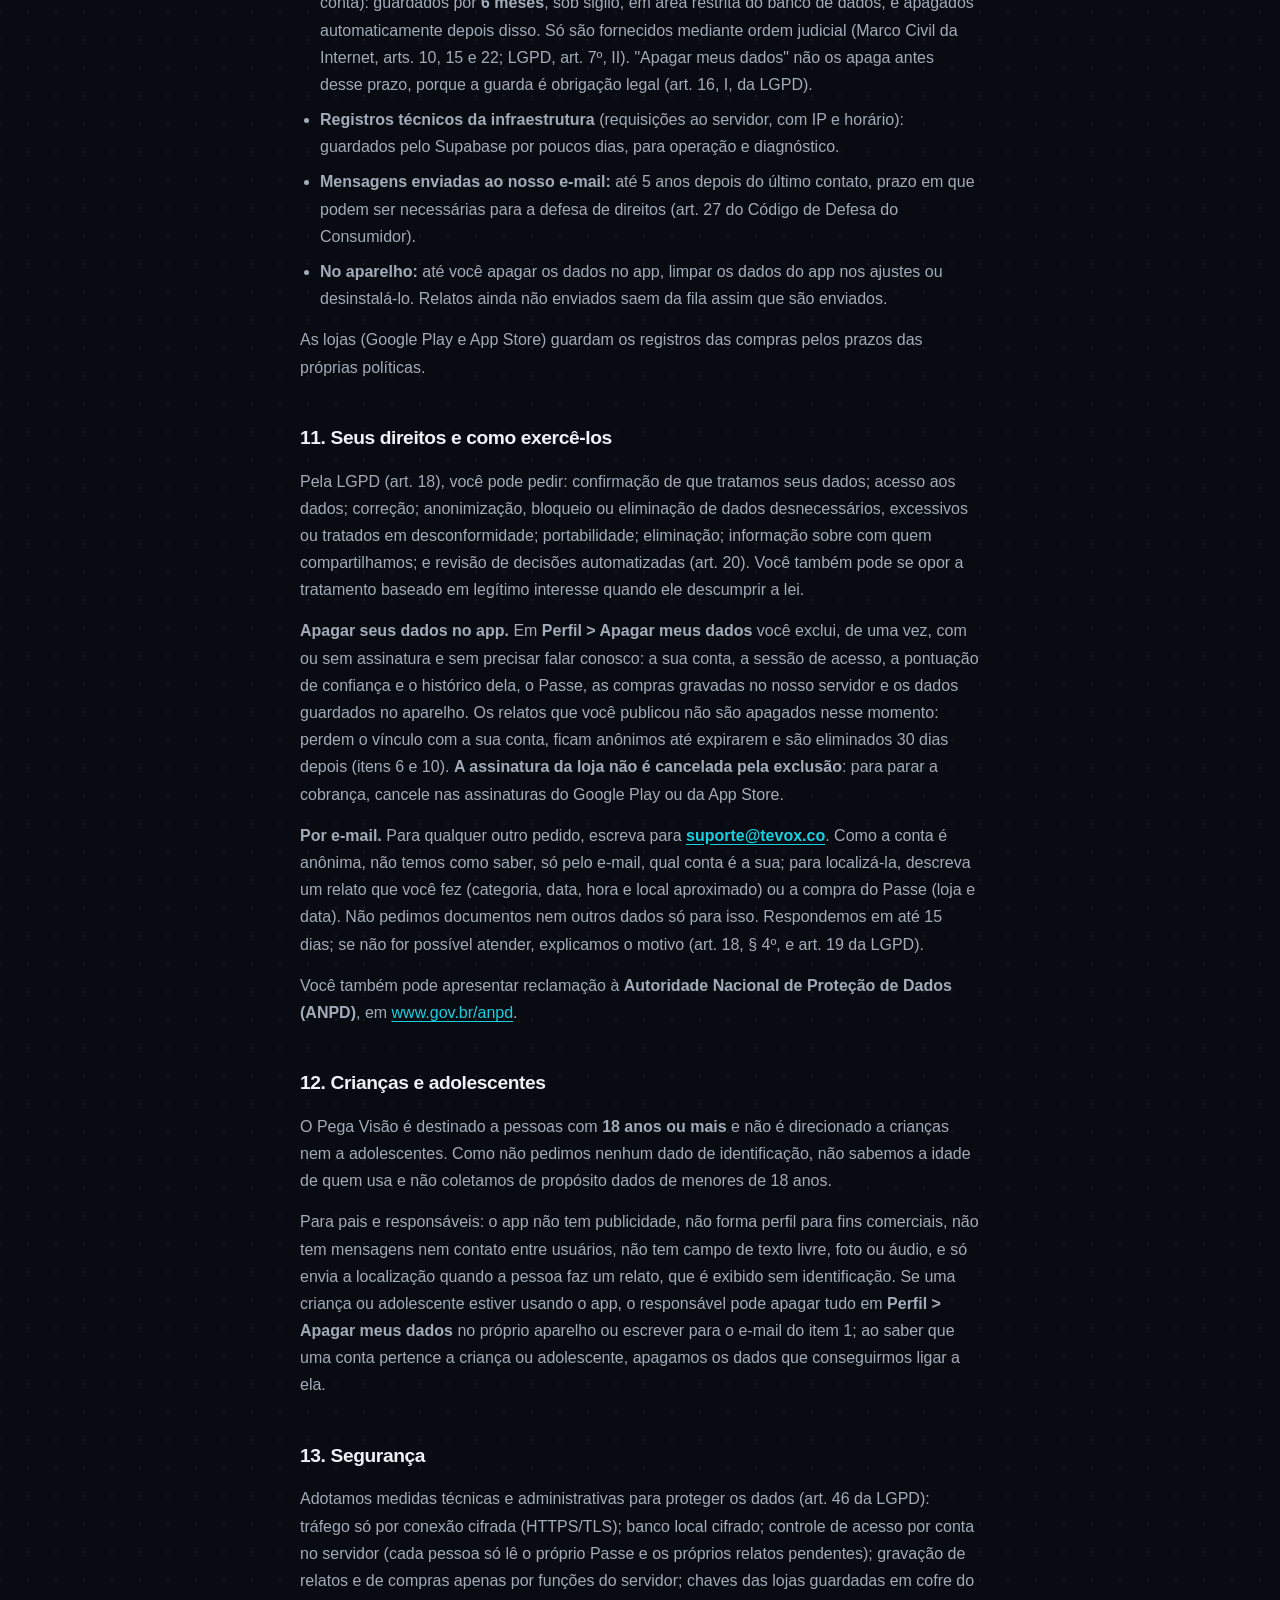
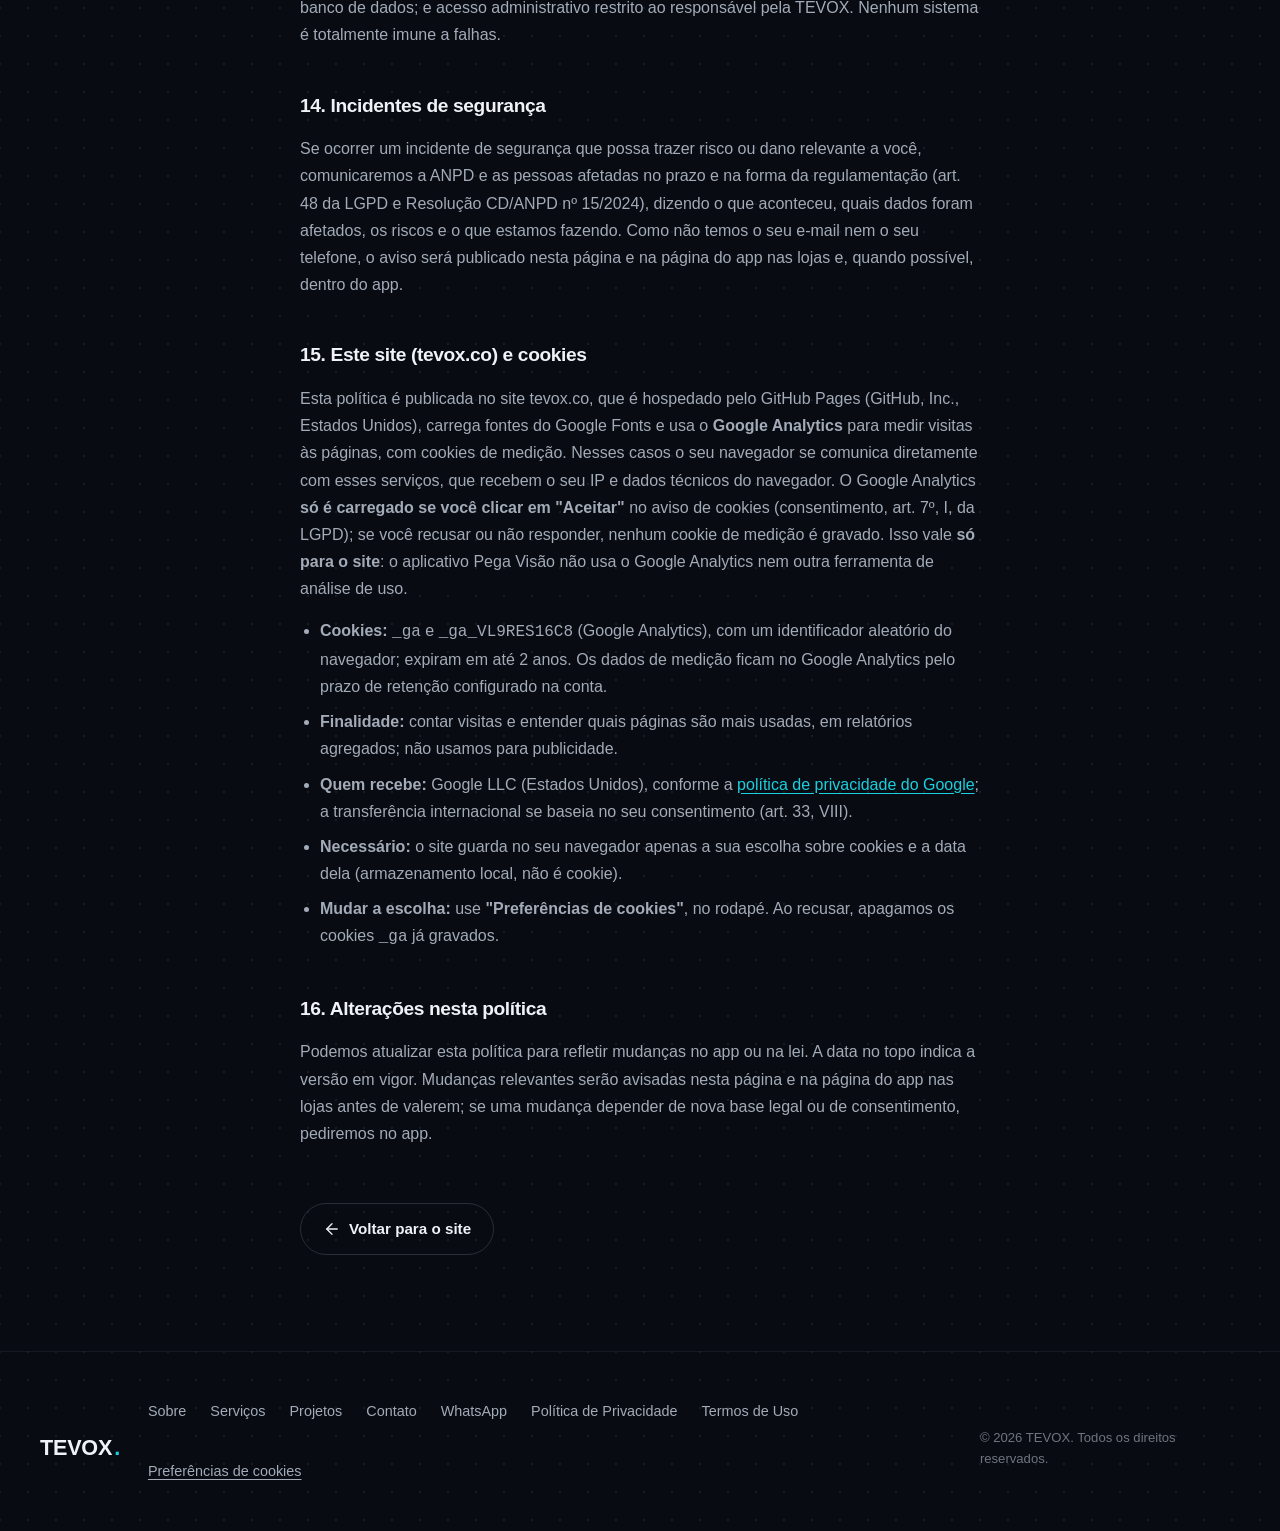
<file: pega-visao/privacidade/index.html>
<!DOCTYPE html>
<html lang="pt-BR">
<head>
  <meta charset="UTF-8" />
  <meta name="viewport" content="width=device-width, initial-scale=1.0" />
  <meta http-equiv="Content-Security-Policy" content="default-src 'self'; script-src 'self' 'unsafe-inline' https://www.googletagmanager.com; style-src 'self' 'unsafe-inline' https://fonts.googleapis.com; font-src 'self' https://fonts.gstatic.com; img-src 'self' data: https://www.googletagmanager.com https://*.google-analytics.com; connect-src 'self' https://formspree.io https://www.googletagmanager.com https://*.google-analytics.com https://*.analytics.google.com; object-src 'none'; base-uri 'self'; form-action 'self' https://formspree.io; upgrade-insecure-requests" />
  <meta name="referrer" content="strict-origin-when-cross-origin" />
  <title>Política de Privacidade do Pega Visão — TEVOX</title>
  <meta name="description" content="Como o app Pega Visão, da TEVOX, trata localização, relatos de segurança, conta anônima e compras." />
  <link rel="canonical" href="https://tevox.co/pega-visao/privacidade" />
  <link rel="alternate" hreflang="pt-BR" href="https://tevox.co/pega-visao/privacidade" />
  <link rel="alternate" hreflang="en" href="https://tevox.co/pega-visao/en/privacy" />
  <link rel="alternate" hreflang="es" href="https://tevox.co/pega-visao/es/privacidad" />
  <link rel="alternate" hreflang="zh-CN" href="https://tevox.co/pega-visao/zh/privacy" />
  <link rel="alternate" hreflang="x-default" href="https://tevox.co/pega-visao/privacidade" />
  <meta name="theme-color" content="#111a24" />

  <link rel="icon" type="image/svg+xml" href="/assets/img/favicon.svg" />
  <link rel="icon" type="image/png" sizes="32x32" href="/assets/img/favicon-32x32.png" />
  <link rel="icon" type="image/png" sizes="16x16" href="/assets/img/favicon-16x16.png" />
  <link rel="apple-touch-icon" sizes="180x180" href="/assets/img/apple-touch-icon.png" />
  <link rel="manifest" href="/site.webmanifest" />

  <meta property="og:type" content="website" />
  <meta property="og:site_name" content="TEVOX" />
  <meta property="og:locale" content="pt_BR" />
  <meta property="og:url" content="https://tevox.co/pega-visao/privacidade" />
  <meta property="og:title" content="Política de Privacidade do Pega Visão — TEVOX" />
  <meta property="og:description" content="Como o app Pega Visão, da TEVOX, trata localização, relatos de segurança, conta anônima e compras." />
  <meta property="og:image" content="https://tevox.co/assets/img/og-image.jpg" />
  <meta property="og:image:width" content="1200" />
  <meta property="og:image:height" content="630" />
  <meta name="twitter:card" content="summary_large_image" />
  <meta name="twitter:image" content="https://tevox.co/assets/img/og-image.jpg" />

  <link rel="preconnect" href="https://fonts.googleapis.com" />
  <link rel="preconnect" href="https://fonts.gstatic.com" crossorigin />
  <link rel="preload" as="style" href="https://fonts.googleapis.com/css2?family=Space+Grotesk:wght@500;600;700&family=Inter+Tight:wght@400;500;600&family=JetBrains+Mono:wght@400;500&display=swap" />
  <link rel="stylesheet" href="https://fonts.googleapis.com/css2?family=Space+Grotesk:wght@500;600;700&family=Inter+Tight:wght@400;500;600&family=JetBrains+Mono:wght@400;500&display=swap" media="print" onload="this.media='all'" />
  <noscript>
    <link rel="stylesheet" href="https://fonts.googleapis.com/css2?family=Space+Grotesk:wght@500;600;700&family=Inter+Tight:wght@400;500;600&family=JetBrains+Mono:wght@400;500&display=swap" />
  </noscript>

  <link rel="stylesheet" href="/assets/css/style.css" />

  <!-- Aviso de cookies: o Google Analytics (G-VL9RES16C8) só carrega depois do "Aceitar" -->
  <link rel="stylesheet" href="/assets/css/consentimento.css" />
  <script src="/assets/js/consentimento.js" defer></script>
  <style>
    .lang-switch{display:flex;flex-wrap:wrap;align-items:center;gap:.4rem;margin:0 0 1.25rem;font-family:"JetBrains Mono",monospace;font-size:.8rem}
    .lang-switch a,.lang-switch span{padding:.2rem .6rem;border:1px solid currentColor;border-radius:999px;text-decoration:none;opacity:.7}
    .lang-switch a:hover,.lang-switch a:focus-visible{opacity:1}
    .lang-switch [aria-current="page"]{opacity:1;font-weight:600}
  </style>
</head>
<body>

  <header class="site-header" id="header">
    <div class="wrap header-inner">
      <a class="logo" href="/index.html#top">TEVOX<span class="logo-dot">.</span></a>

      <nav class="nav" aria-label="Navegação principal">
        <a href="/index.html#sobre">Sobre</a>
        <a href="/index.html#servicos">Serviços</a>
        <a href="/index.html#projetos">Projetos</a>
        <a href="/index.html#contato">Contato</a>
      </nav>

      <a class="btn btn-primary btn-sm header-cta" href="https://wa.me/5521995925328?text=Ol%C3%A1%2C%20vim%20pelo%20site%20da%20TEVOX" target="_blank" rel="noopener">
        Falar no WhatsApp
      </a>

      <button class="nav-toggle" id="navToggle" aria-label="Abrir menu" aria-expanded="false" aria-controls="mobileNav">
        <svg class="icon-open" viewBox="0 0 24 24" fill="none" stroke="currentColor" stroke-width="1.7" stroke-linecap="round"><line x1="4" y1="7" x2="20" y2="7"/><line x1="4" y1="12" x2="20" y2="12"/><line x1="4" y1="17" x2="20" y2="17"/></svg>
        <svg class="icon-close" viewBox="0 0 24 24" fill="none" stroke="currentColor" stroke-width="1.7" stroke-linecap="round"><line x1="6" y1="6" x2="18" y2="18"/><line x1="18" y1="6" x2="6" y2="18"/></svg>
      </button>
    </div>

    <nav class="mobile-nav" id="mobileNav" aria-label="Navegação móvel">
      <a href="/index.html#sobre">Sobre</a>
      <a href="/index.html#servicos">Serviços</a>
      <a href="/index.html#projetos">Projetos</a>
      <a href="/index.html#contato">Contato</a>
      <a class="btn btn-primary" href="https://wa.me/5521995925328?text=Ol%C3%A1%2C%20vim%20pelo%20site%20da%20TEVOX" target="_blank" rel="noopener">
        Falar no WhatsApp
      </a>
    </nav>
  </header>

  <main id="top">
    <section class="legal">
      <div class="wrap legal-wrap">
        <p class="eyebrow">Legal · Pega Visão</p>
        <h1>Política de Privacidade do Pega Visão</h1>
        <p class="lead">Última atualização: 6 de novembro de 2026.</p>
        <nav class="lang-switch" aria-label="Idioma"><span aria-current="page" lang="pt-BR" title="Português">PT</span><a href="/pega-visao/en/privacy" hreflang="en" lang="en" title="English">EN</a><a href="/pega-visao/es/privacidad" hreflang="es" lang="es" title="Español">ES</a><a href="/pega-visao/zh/privacy" hreflang="zh-CN" lang="zh-CN" title="简体中文">中文</a></nav>

        <div class="legal-body">
          <p>Esta política explica quais dados pessoais o aplicativo <strong>Pega Visão</strong> trata, para quê, com base em qual lei, com quem eles são compartilhados, por quanto tempo ficam guardados e como você exerce seus direitos. Ela segue a Lei Geral de Proteção de Dados Pessoais (LGPD, Lei nº 13.709/2018) e o Marco Civil da Internet (Lei nº 12.965/2014). Esta versão em português é a oficial; as traduções existem para facilitar a leitura e, se houver diferença entre elas, vale esta.</p>

          <h2>1. Quem é o responsável e como falar conosco</h2>
          <ul>
            <li><strong>Controlador:</strong> JORGE VICTOR DA SILVA BRAGA PORTUGAL DESENVOLVIMENTO DE SOFTWARE LTDA, nome fantasia <strong>TEVOX</strong>, microempresa inscrita no CNPJ 68.512.157/0001-30, com sede na Rua Visconde do Rio Branco, 1488, Conjunto 909, 9º andar, Condomínio Universe Life Square, Bloco Comercial, Centro, Curitiba/PR, CEP 80420-210. A TEVOX é uma empresa digital: o atendimento é feito pelos canais eletrônicos abaixo.</li>
            <li><strong>Encarregado pelo tratamento de dados pessoais (art. 41 da LGPD):</strong> Jorge Victor da Silva Braga Portugal. Contato: <strong><a href="mailto:suporte@tevox.co?subject=Privacidade">suporte@tevox.co</a></strong> (use o assunto "Privacidade"). O encarregado recebe pedidos e reclamações de titulares e comunicações da Autoridade Nacional de Proteção de Dados (ANPD).</li>
          </ul>

          <h2>2. Resumo</h2>
          <ul>
            <li>O app cria uma <strong>conta anônima</strong>: não pedimos nome, e-mail, telefone, documento nem senha.</li>
            <li>A sua <strong>localização</strong> só sai do aparelho quando <strong>você envia um relato</strong> de segurança.</li>
            <li>Relatos <strong>expiram em poucas horas</strong> e são <strong>apagados 30 dias depois</strong> de expirarem.</li>
            <li>O app <strong>não tem publicidade</strong>, não usa ferramentas de análise de uso nem de relatório de falhas de terceiros, e <strong>não vendemos dados</strong>.</li>
            <li>Você apaga tudo pelo próprio app, em <strong>Perfil &gt; Apagar meus dados</strong>.</li>
          </ul>

          <h2>3. O que o app faz</h2>
          <p>O Pega Visão ajuda quem circula pelo estado do Rio de Janeiro com informação sobre áreas (Circulação livre, Atenção, Requer guia local), relatos recentes de outras pessoas, eventos, pontos turísticos, restaurantes e roteiros. Ele foi feito para funcionar também sem internet: o conteúdo é baixado e guardado no seu aparelho.</p>

          <h2>4. Dados que tratamos</h2>
          <ul>
            <li><strong>Conta anônima.</strong> Ao abrir o app pela primeira vez, ele cria automaticamente uma conta anônima no nosso servidor, identificada por um código aleatório. Junto dela ficam: a data de criação e do último acesso, a pontuação de confiança e o nível dela, o histórico dessa pontuação (cada alteração registra a variação, o motivo e, se houver, o código do relato relacionado) e um campo de idioma que o app hoje não preenche (fica com o valor padrão).</li>
            <li><strong>Sessão de acesso.</strong> O serviço de autenticação guarda, junto da sessão da sua conta, o endereço IP e a identificação técnica do aplicativo e do sistema (user-agent) usados, além das datas de início e de renovação da sessão.</li>
            <li><strong>Registros de acesso.</strong> Cada vez que o app usa uma função do nosso servidor (sincronizar o conteúdo, enviar um relato, validar uma compra ou apagar a conta), o servidor registra o endereço IP de origem (com a cadeia de encaminhamento informada pela rede), a data e a hora (em UTC), qual função foi usada e o código da sua conta anônima. Esse registro não guarda o conteúdo do pedido, a localização nem o user-agent.</li>
            <li><strong>Relatos de segurança</strong> (categoria, coordenadas e datas): ver item 6.</li>
            <li><strong>Compras do Passe de Viagem</strong> (comprovantes e validade): ver item 7.</li>
            <li><strong>Atualização de conteúdo.</strong> Para baixar áreas, relatos, eventos, lugares e roteiros, o app envia ao servidor apenas o nome da região de conteúdo que você escolheu baixar e a data da última atualização, <strong>nunca a sua posição</strong>. O servidor usa o código da sua conta anônima para conferir se a assinatura do Passe está vigente antes de liberar o conteúdo.</li>
            <li><strong>Mensagens que você nos envia.</strong> Se você escrever para o nosso e-mail, tratamos o seu endereço de e-mail e o conteúdo da mensagem para responder.</li>
            <li><strong>Dados guardados só no seu aparelho.</strong> O conteúdo baixado, os relatos ainda não enviados (com a hora da captura) e o estado do seu Passe ficam em um banco de dados local cifrado (SQLCipher), com a chave no armazenamento seguro do sistema (Keychain no iOS, Keystore no Android). A sessão da conta anônima, algumas preferências da tela inicial e as fotos já vistas (cache de imagens) também ficam no aparelho. Esses dados não são enviados a nós, exceto o que está descrito neste item.</li>
          </ul>
          <p><strong>O que não tratamos.</strong> O app não coleta nome, e-mail, telefone, documentos, contatos, fotos, áudio, texto livre nem identificador de publicidade, e não trata dados pessoais sensíveis (como saúde, religião, origem racial ou biometria). O app não contém kits de publicidade, de análise de uso ou de relatório de falhas de terceiros.</p>

          <h2>5. Localização</h2>
          <ul>
            <li>O app só usa a localização <strong>com ele aberto</strong> (primeiro plano). Ele não pede nem usa localização em segundo plano; no Android, essa permissão é explicitamente removida.</li>
            <li>A localização é pedida quando você toca para centralizar o mapa em você e quando vai fazer um relato. Se você negar a permissão, o app continua funcionando, sem esses dois recursos. Você pode retirar a permissão a qualquer momento nos ajustes do aparelho.</li>
            <li>Para mostrar você no mapa, a posição é usada <strong>apenas no aparelho</strong>; não a recebemos.</li>
            <li>A posição só chega até nós <strong>quando você envia um relato</strong>: enviamos as coordenadas (latitude e longitude) capturadas naquele momento.</li>
            <li>O mapa é desenhado pelo SDK do Google Maps, que roda no aparelho e se comunica diretamente com o Google (ver item 9).</li>
            <li>Ao tocar em "Abrir no mapa" em um lugar ou evento, o app abre o Google Maps ou o Apple Maps com a coordenada <strong>do lugar</strong>, não a sua.</li>
          </ul>

          <h2>6. Relatos de segurança e pontuação de confiança</h2>
          <p>Você pode relatar uma ocorrência em uma de quatro categorias: risco ou confronto, ação policial, via bloqueada ou evento na rua. Cada relato guarda: a categoria, as coordenadas, o código da sua conta (como autor), a situação do relato, contadores de confirmação e de recusa (o app ainda não oferece confirmar ou recusar relatos, então ficam zerados), a data de criação e a de expiração. Não há campo de texto livre, foto ou áudio.</p>
          <p>Os relatos <strong>expiram automaticamente</strong> (3 horas para risco ou confronto e ação policial, 6 horas para via bloqueada e 12 horas para evento na rua). Relatos publicados aparecem para outras pessoas <strong>sem o código da sua conta</strong>, apenas com categoria, local e horários.</p>
          <p><strong>Decisão automatizada.</strong> Quando um relato chega, o servidor decide sozinho, sem intervenção humana, se ele é publicado na hora ou fica pendente, conforme o nível de confiança da conta:</p>
          <ul>
            <li>a pontuação é a soma dos registros do histórico da conta; toda conta começa com zero ponto;</li>
            <li>níveis: inicial (menos de 50 pontos), intermediário (de 50 a 199) e avançado (200 ou mais);</li>
            <li>relato de conta no nível avançado é publicado na hora; relato de conta nos outros níveis fica <strong>pendente</strong>, não é exibido a outras pessoas e expira no prazo normal. Não existe hoje revisão humana dos relatos pendentes;</li>
            <li>a pontuação não é alterada automaticamente pelo uso do app; qualquer alteração fica registrada no histórico, com o motivo.</li>
          </ul>
          <p>Você tem o direito de pedir a <strong>revisão</strong> dessa decisão e de receber informações sobre os critérios usados (art. 20 da LGPD). Escreva para o e-mail do item 1 descrevendo um relato que você fez (categoria, data, hora e local aproximado), para localizarmos a sua conta; a revisão é feita por uma pessoa.</p>

          <h2>7. Compras e Passe de Viagem</h2>
          <ul>
            <li>O pagamento é feito integralmente pela <strong>Google Play</strong> ou pela <strong>App Store</strong>. Não recebemos nem guardamos dados de cartão, nome de pagamento ou endereço de cobrança.</li>
            <li>Para liberar o Passe, o app envia ao nosso servidor o comprovante de compra fornecido pela loja (no Google Play, o token de compra; na App Store, o identificador da transação). O servidor confere esse comprovante diretamente com a loja.</li>
            <li>Guardamos: o código da sua conta anônima, a loja de origem, os identificadores da assinatura e das transações na loja, a data de processamento e a data em que o período pago termina. A loja também nos avisa de renovações, cancelamentos e reembolsos, para manter o Passe atualizado.</li>
            <li>O Passe é uma assinatura mensal com renovação automática, cobrada pela loja. Você cancela a qualquer momento nas assinaturas do Google Play ou da App Store, e o acesso segue até o fim do período já pago. Ao trocar de aparelho, use "Restaurar compra" na tela do Passe.</li>
          </ul>

          <h2>8. Para que usamos os dados e com base em qual lei</h2>
          <ul>
            <li><strong>Criar e manter a conta anônima, autenticar o acesso e entregar o conteúdo do app:</strong> execução do contrato com você, isto é, dos Termos de Uso (art. 7º, V, da LGPD).</li>
            <li><strong>Receber, publicar e expirar relatos, com a localização enviada:</strong> execução do contrato (art. 7º, V), porque relatar e ver relatos é uma função que você escolhe usar.</li>
            <li><strong>Pontuação de confiança, decisão de publicação e guarda dos relatos por 30 dias depois de expirados</strong> (para apurar abusos e relatos falsos): legítimo interesse da TEVOX e de quem usa o app em uma informação confiável (art. 7º, IX, e art. 10), com as salvaguardas descritas no item 6, inclusive o direito de revisão.</li>
            <li><strong>Manter relatos anonimizados depois que você apaga os seus dados:</strong> deixam de ser dados pessoais seus (art. 12 da LGPD); servem à segurança de outras pessoas até serem eliminados.</li>
            <li><strong>Validar compras, conferir se a assinatura está vigente e manter o Passe atualizado:</strong> execução do contrato (art. 7º, V).</li>
            <li><strong>Sessão de acesso (IP e user-agent):</strong> execução do contrato e segurança da conta (art. 7º, V e IX).</li>
            <li><strong>Responder mensagens e pedidos de titulares:</strong> cumprimento de obrigação legal (art. 7º, II, e art. 18) e execução do contrato (art. 7º, V); guarda das mensagens para defesa em eventual processo: exercício regular de direitos (art. 7º, VI).</li>
            <li><strong>Registros de acesso (IP, data e hora):</strong> cumprimento de obrigação legal (art. 7º, II, da LGPD), porque o Marco Civil da Internet (Lei nº 12.965/2014, art. 15) obriga a guardá-los por 6 meses.</li>
            <li><strong>Atender ordem judicial ou requisição de autoridade competente:</strong> cumprimento de obrigação legal (art. 7º, II).</li>
          </ul>
          <p>Não usamos consentimento como base para o app, então não há consentimento a revogar; você pode, a qualquer momento, retirar a permissão de localização, deixar de relatar ou apagar os seus dados.</p>

          <h2>9. Com quem compartilhamos e transferência internacional</h2>
          <p>Não vendemos nem alugamos dados. Compartilhamos apenas com os fornecedores abaixo, na medida necessária para o app funcionar:</p>
          <ul>
            <li><strong>Supabase, Inc. (Estados Unidos)</strong> — operador que hospeda o banco de dados, a autenticação anônima, os arquivos de fotos e as funções do servidor. O banco de dados fica na região de <strong>São Paulo, Brasil</strong> (sa-east-1). As funções do servidor rodam na região do Supabase mais próxima de quem faz o pedido, o que pode ser fora do Brasil (por exemplo, se você usa o app no exterior), e o tráfego passa pela rede de distribuição (CDN) do Supabase. Recebe os dados dos itens 4 a 7.</li>
            <li><strong>Google LLC (Estados Unidos)</strong> — (a) <em>Google Play</em>: processa o pagamento e os avisos de assinatura no Android; nosso servidor consulta a API do Google Play para validar o comprovante; (b) <em>Google Maps SDK</em>: desenha o mapa e recebe diretamente do aparelho dados técnicos (como IP e informações do dispositivo) e pode tratar a localização quando a função "minha localização" do mapa está ligada, sob a política de privacidade do próprio Google; (c) <em>Google Workspace</em>: hospeda o nosso e-mail, portanto as mensagens que você nos envia; (d) <em>Google Cloud Translation</em>: usado no servidor para traduzir só textos de eventos obtidos de agendas públicas — nenhum dado de usuário, localização ou relato é enviado a esse serviço.</li>
            <li><strong>Apple Inc. (Estados Unidos)</strong> — App Store: processa o pagamento e os avisos de assinatura no iOS; nosso servidor consulta a API da App Store para validar o comprovante.</li>
            <li><strong>Autoridades</strong> — apenas quando a lei ou uma ordem judicial exigir.</li>
          </ul>
          <p><strong>Transferência internacional.</strong> Alguns desses fornecedores estão ou tratam dados fora do Brasil, principalmente nos Estados Unidos. A transferência para o Supabase, para a Apple e para o Google (Play e Workspace) é feita porque é necessária para executar o contrato com você e para responder aos seus pedidos (art. 33, IX, combinado com o art. 7º, II e V, da LGPD). O Google Maps SDK coleta dados diretamente do seu aparelho, o que a ANPD trata como coleta internacional e não como transferência (art. 6º do Regulamento aprovado pela Resolução CD/ANPD nº 19/2024); nesse caso valem as regras e a política de privacidade do Google. A Apple e o Google tratam os dados de pagamento como controladores independentes, conforme as políticas das lojas.</p>
          <p>Links externos (site oficial de um evento, "Comprar / Reservar" de parceiro) abrem fora do app; o site visitado trata os seus dados conforme a política dele. O app não acrescenta nesses links nenhum identificador seu.</p>

          <h2>10. Por quanto tempo guardamos</h2>
          <ul>
            <li><strong>Relatos:</strong> deixam de ser exibidos ao expirar (3 a 12 horas) e são <strong>apagados do banco 30 dias depois</strong> de expirarem. Relatos de quem apagou os dados ficam anonimizados até esse prazo.</li>
            <li><strong>Conta anônima, sessão de acesso, pontuação e histórico, Passe e registros de compra:</strong> enquanto a conta existir. Tudo isso é apagado quando você usa "Apagar meus dados". Não há exclusão automática de contas sem uso: se você for desinstalar o app, use antes "Apagar meus dados" (desinstalar apaga só o que está no aparelho).</li>
            <li><strong>Registros de acesso</strong> (IP, data e hora de cada uso das funções do servidor, com o código da conta): guardados por <strong>6 meses</strong>, sob sigilo, em área restrita do banco de dados, e apagados automaticamente depois disso. Só são fornecidos mediante ordem judicial (Marco Civil da Internet, arts. 10, 15 e 22; LGPD, art. 7º, II). "Apagar meus dados" não os apaga antes desse prazo, porque a guarda é obrigação legal (art. 16, I, da LGPD).</li>
            <li><strong>Registros técnicos da infraestrutura</strong> (requisições ao servidor, com IP e horário): guardados pelo Supabase por poucos dias, para operação e diagnóstico.</li>
            <li><strong>Mensagens enviadas ao nosso e-mail:</strong> até 5 anos depois do último contato, prazo em que podem ser necessárias para a defesa de direitos (art. 27 do Código de Defesa do Consumidor).</li>
            <li><strong>No aparelho:</strong> até você apagar os dados no app, limpar os dados do app nos ajustes ou desinstalá-lo. Relatos ainda não enviados saem da fila assim que são enviados.</li>
          </ul>
          <p>As lojas (Google Play e App Store) guardam os registros das compras pelos prazos das próprias políticas.</p>

          <h2>11. Seus direitos e como exercê-los</h2>
          <p>Pela LGPD (art. 18), você pode pedir: confirmação de que tratamos seus dados; acesso aos dados; correção; anonimização, bloqueio ou eliminação de dados desnecessários, excessivos ou tratados em desconformidade; portabilidade; eliminação; informação sobre com quem compartilhamos; e revisão de decisões automatizadas (art. 20). Você também pode se opor a tratamento baseado em legítimo interesse quando ele descumprir a lei.</p>
          <p><strong>Apagar seus dados no app.</strong> Em <strong>Perfil &gt; Apagar meus dados</strong> você exclui, de uma vez, com ou sem assinatura e sem precisar falar conosco: a sua conta, a sessão de acesso, a pontuação de confiança e o histórico dela, o Passe, as compras gravadas no nosso servidor e os dados guardados no aparelho. Os relatos que você publicou não são apagados nesse momento: perdem o vínculo com a sua conta, ficam anônimos até expirarem e são eliminados 30 dias depois (itens 6 e 10). <strong>A assinatura da loja não é cancelada pela exclusão</strong>: para parar a cobrança, cancele nas assinaturas do Google Play ou da App Store.</p>
          <p><strong>Por e-mail.</strong> Para qualquer outro pedido, escreva para <strong><a href="mailto:suporte@tevox.co?subject=Privacidade">suporte@tevox.co</a></strong>. Como a conta é anônima, não temos como saber, só pelo e-mail, qual conta é a sua; para localizá-la, descreva um relato que você fez (categoria, data, hora e local aproximado) ou a compra do Passe (loja e data). Não pedimos documentos nem outros dados só para isso. Respondemos em até 15 dias; se não for possível atender, explicamos o motivo (art. 18, § 4º, e art. 19 da LGPD).</p>
          <p>Você também pode apresentar reclamação à <strong>Autoridade Nacional de Proteção de Dados (ANPD)</strong>, em <a href="https://www.gov.br/anpd" rel="noopener">www.gov.br/anpd</a>.</p>

          <h2>12. Crianças e adolescentes</h2>
          <p>O Pega Visão é destinado a pessoas com <strong>18 anos ou mais</strong> e não é direcionado a crianças nem a adolescentes. Como não pedimos nenhum dado de identificação, não sabemos a idade de quem usa e não coletamos de propósito dados de menores de 18 anos.</p>
          <p>Para pais e responsáveis: o app não tem publicidade, não forma perfil para fins comerciais, não tem mensagens nem contato entre usuários, não tem campo de texto livre, foto ou áudio, e só envia a localização quando a pessoa faz um relato, que é exibido sem identificação. Se uma criança ou adolescente estiver usando o app, o responsável pode apagar tudo em <strong>Perfil &gt; Apagar meus dados</strong> no próprio aparelho ou escrever para o e-mail do item 1; ao saber que uma conta pertence a criança ou adolescente, apagamos os dados que conseguirmos ligar a ela.</p>

          <h2>13. Segurança</h2>
          <p>Adotamos medidas técnicas e administrativas para proteger os dados (art. 46 da LGPD): tráfego só por conexão cifrada (HTTPS/TLS); banco local cifrado; controle de acesso por conta no servidor (cada pessoa só lê o próprio Passe e os próprios relatos pendentes); gravação de relatos e de compras apenas por funções do servidor; chaves das lojas guardadas em cofre do banco de dados; e acesso administrativo restrito ao responsável pela TEVOX. Nenhum sistema é totalmente imune a falhas.</p>

          <h2>14. Incidentes de segurança</h2>
          <p>Se ocorrer um incidente de segurança que possa trazer risco ou dano relevante a você, comunicaremos a ANPD e as pessoas afetadas no prazo e na forma da regulamentação (art. 48 da LGPD e Resolução CD/ANPD nº 15/2024), dizendo o que aconteceu, quais dados foram afetados, os riscos e o que estamos fazendo. Como não temos o seu e-mail nem o seu telefone, o aviso será publicado nesta página e na página do app nas lojas e, quando possível, dentro do app.</p>

          <h2 id="cookies">15. Este site (tevox.co) e cookies</h2>
          <p>Esta política é publicada no site tevox.co, que é hospedado pelo GitHub Pages (GitHub, Inc., Estados Unidos), carrega fontes do Google Fonts e usa o <strong>Google Analytics</strong> para medir visitas às páginas, com cookies de medição. Nesses casos o seu navegador se comunica diretamente com esses serviços, que recebem o seu IP e dados técnicos do navegador. O Google Analytics <strong>só é carregado se você clicar em "Aceitar"</strong> no aviso de cookies (consentimento, art. 7º, I, da LGPD); se você recusar ou não responder, nenhum cookie de medição é gravado. Isso vale <strong>só para o site</strong>: o aplicativo Pega Visão não usa o Google Analytics nem outra ferramenta de análise de uso.</p>
          <ul>
            <li><strong>Cookies:</strong> <code>_ga</code> e <code>_ga_VL9RES16C8</code> (Google Analytics), com um identificador aleatório do navegador; expiram em até 2 anos. Os dados de medição ficam no Google Analytics pelo prazo de retenção configurado na conta.</li>
            <li><strong>Finalidade:</strong> contar visitas e entender quais páginas são mais usadas, em relatórios agregados; não usamos para publicidade.</li>
            <li><strong>Quem recebe:</strong> Google LLC (Estados Unidos), conforme a <a href="https://policies.google.com/privacy" rel="noopener">política de privacidade do Google</a>; a transferência internacional se baseia no seu consentimento (art. 33, VIII).</li>
            <li><strong>Necessário:</strong> o site guarda no seu navegador apenas a sua escolha sobre cookies e a data dela (armazenamento local, não é cookie).</li>
            <li><strong>Mudar a escolha:</strong> use <strong>"Preferências de cookies"</strong>, no rodapé. Ao recusar, apagamos os cookies <code>_ga</code> já gravados.</li>
          </ul>

          <h2>16. Alterações nesta política</h2>
          <p>Podemos atualizar esta política para refletir mudanças no app ou na lei. A data no topo indica a versão em vigor. Mudanças relevantes serão avisadas nesta página e na página do app nas lojas antes de valerem; se uma mudança depender de nova base legal ou de consentimento, pediremos no app.</p>
        </div>

        <a class="btn btn-ghost legal-back" href="/index.html#top">
          <svg viewBox="0 0 24 24" fill="none" stroke="currentColor" stroke-width="1.7" stroke-linecap="round" stroke-linejoin="round"><line x1="19" y1="12" x2="5" y2="12"/><polyline points="12 19 5 12 12 5"/></svg>
          Voltar para o site
        </a>
      </div>
    </section>
  </main>

  <footer class="site-footer">
    <div class="wrap footer-grid">
      <a class="logo" href="/index.html#top">TEVOX<span class="logo-dot">.</span></a>
      <nav class="footer-nav" aria-label="Navegação do rodapé">
        <a href="/index.html#sobre">Sobre</a>
        <a href="/index.html#servicos">Serviços</a>
        <a href="/index.html#projetos">Projetos</a>
        <a href="/index.html#contato">Contato</a>
        <a href="https://wa.me/5521995925328" target="_blank" rel="noopener">WhatsApp</a>
        <a href="/pega-visao/privacidade">Política de Privacidade</a>
        <a href="/pega-visao/termos">Termos de Uso</a>
      </nav>
      <p class="footer-meta">© 2026 TEVOX. Todos os direitos reservados.</p>
    </div>
  </footer>

  <script src="/assets/js/main.js"></script>
</body>
</html>
</file>
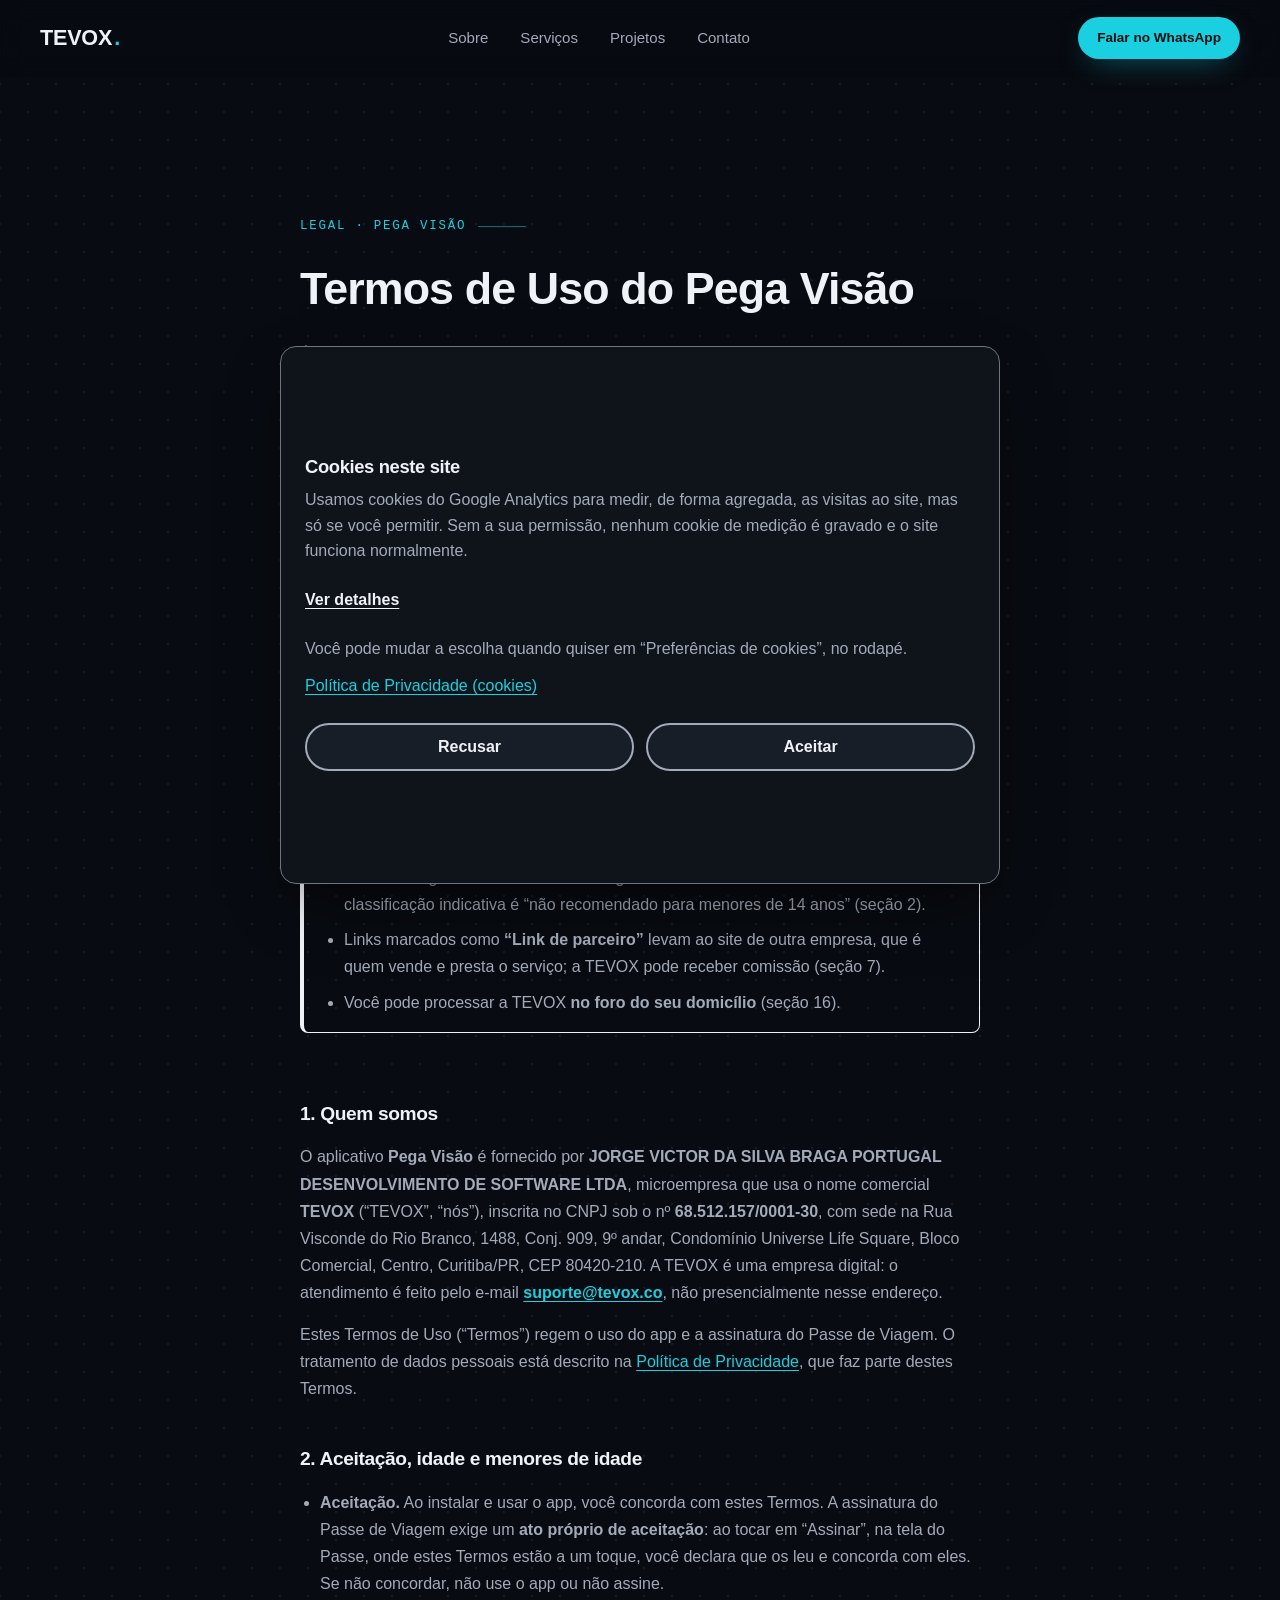
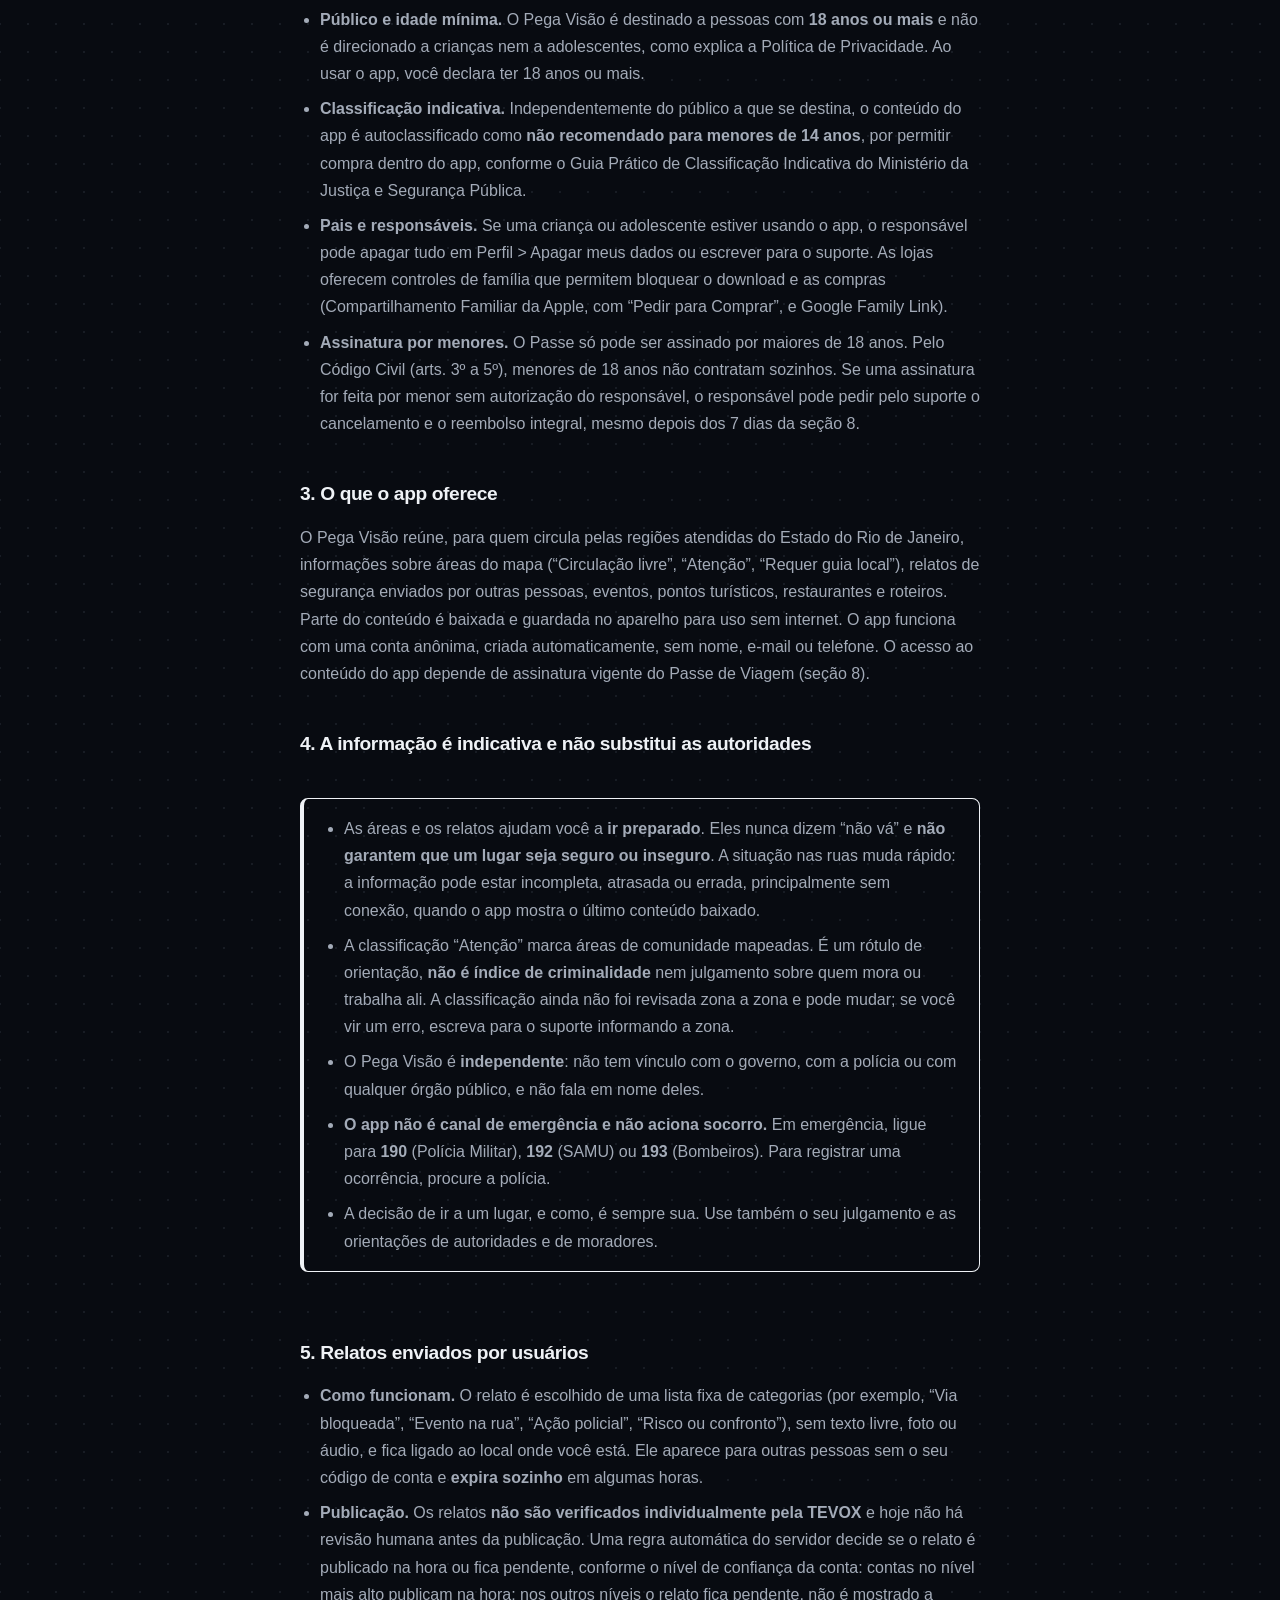
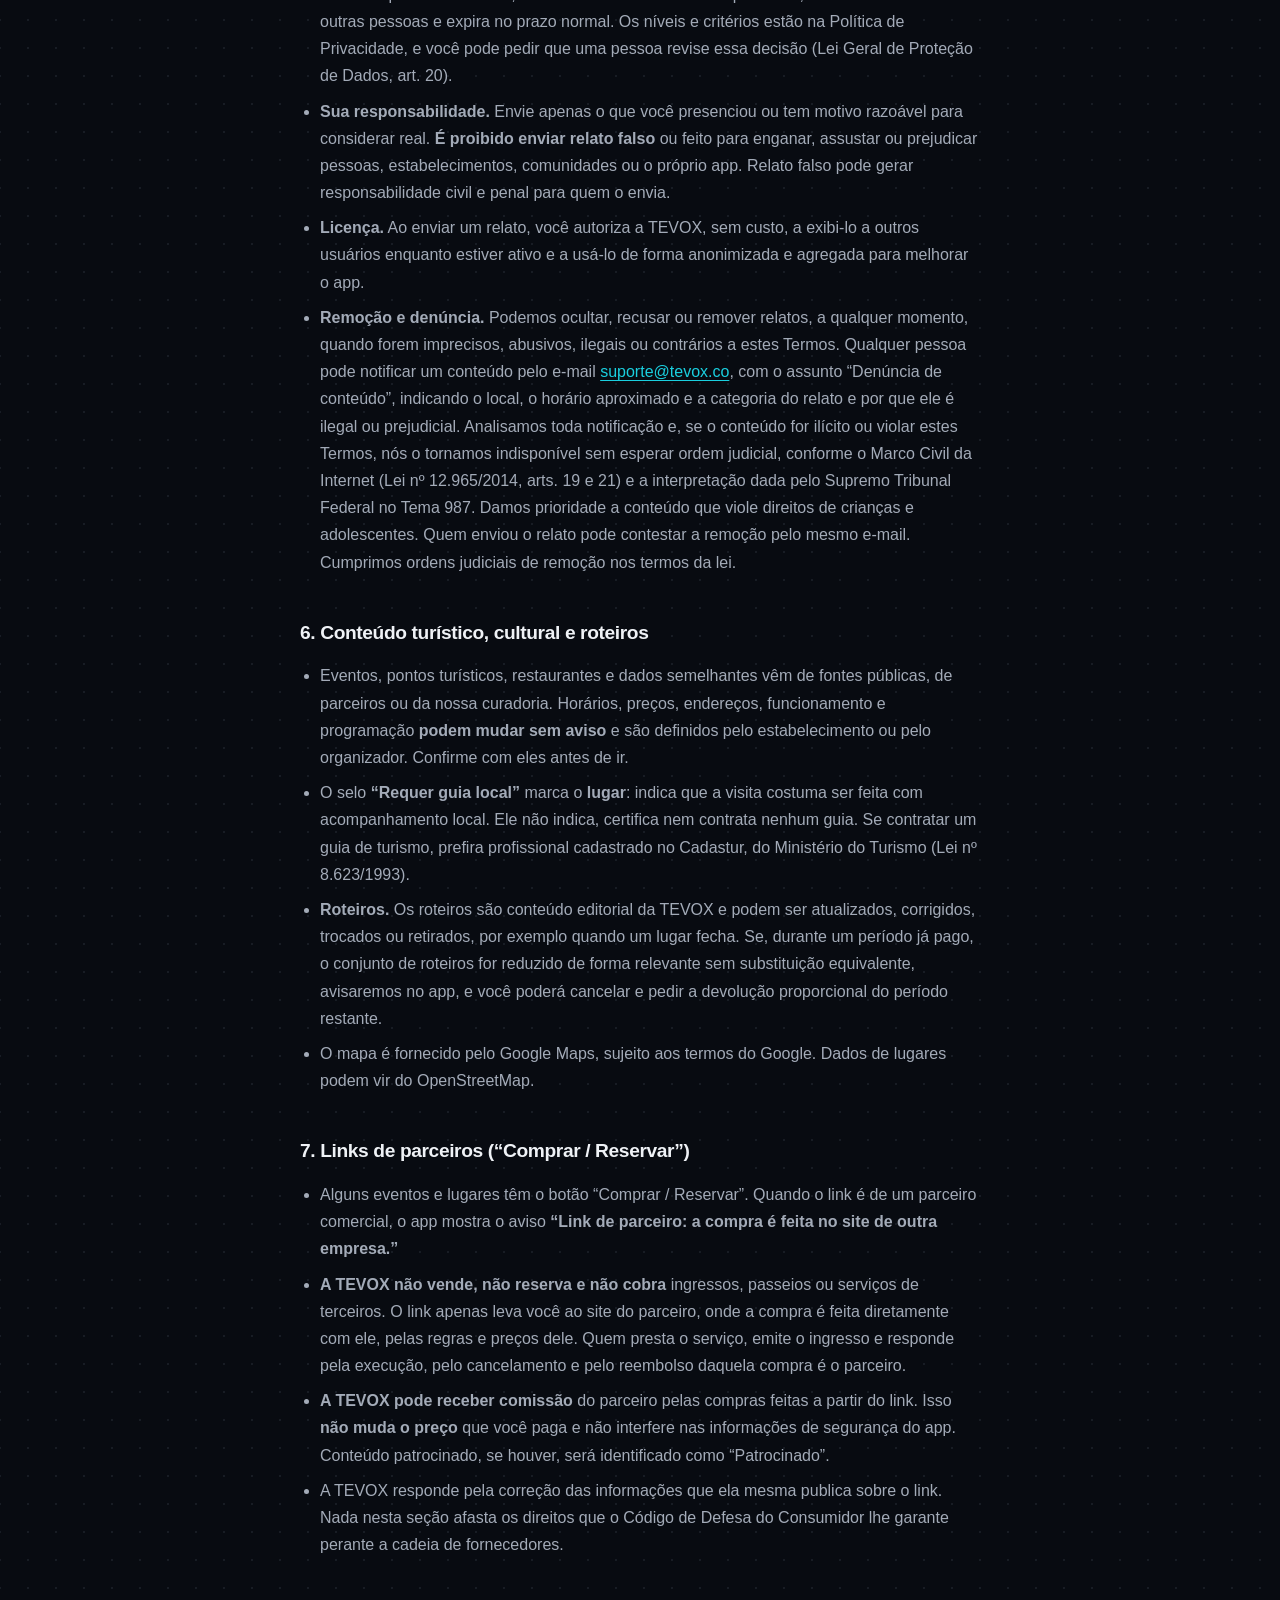
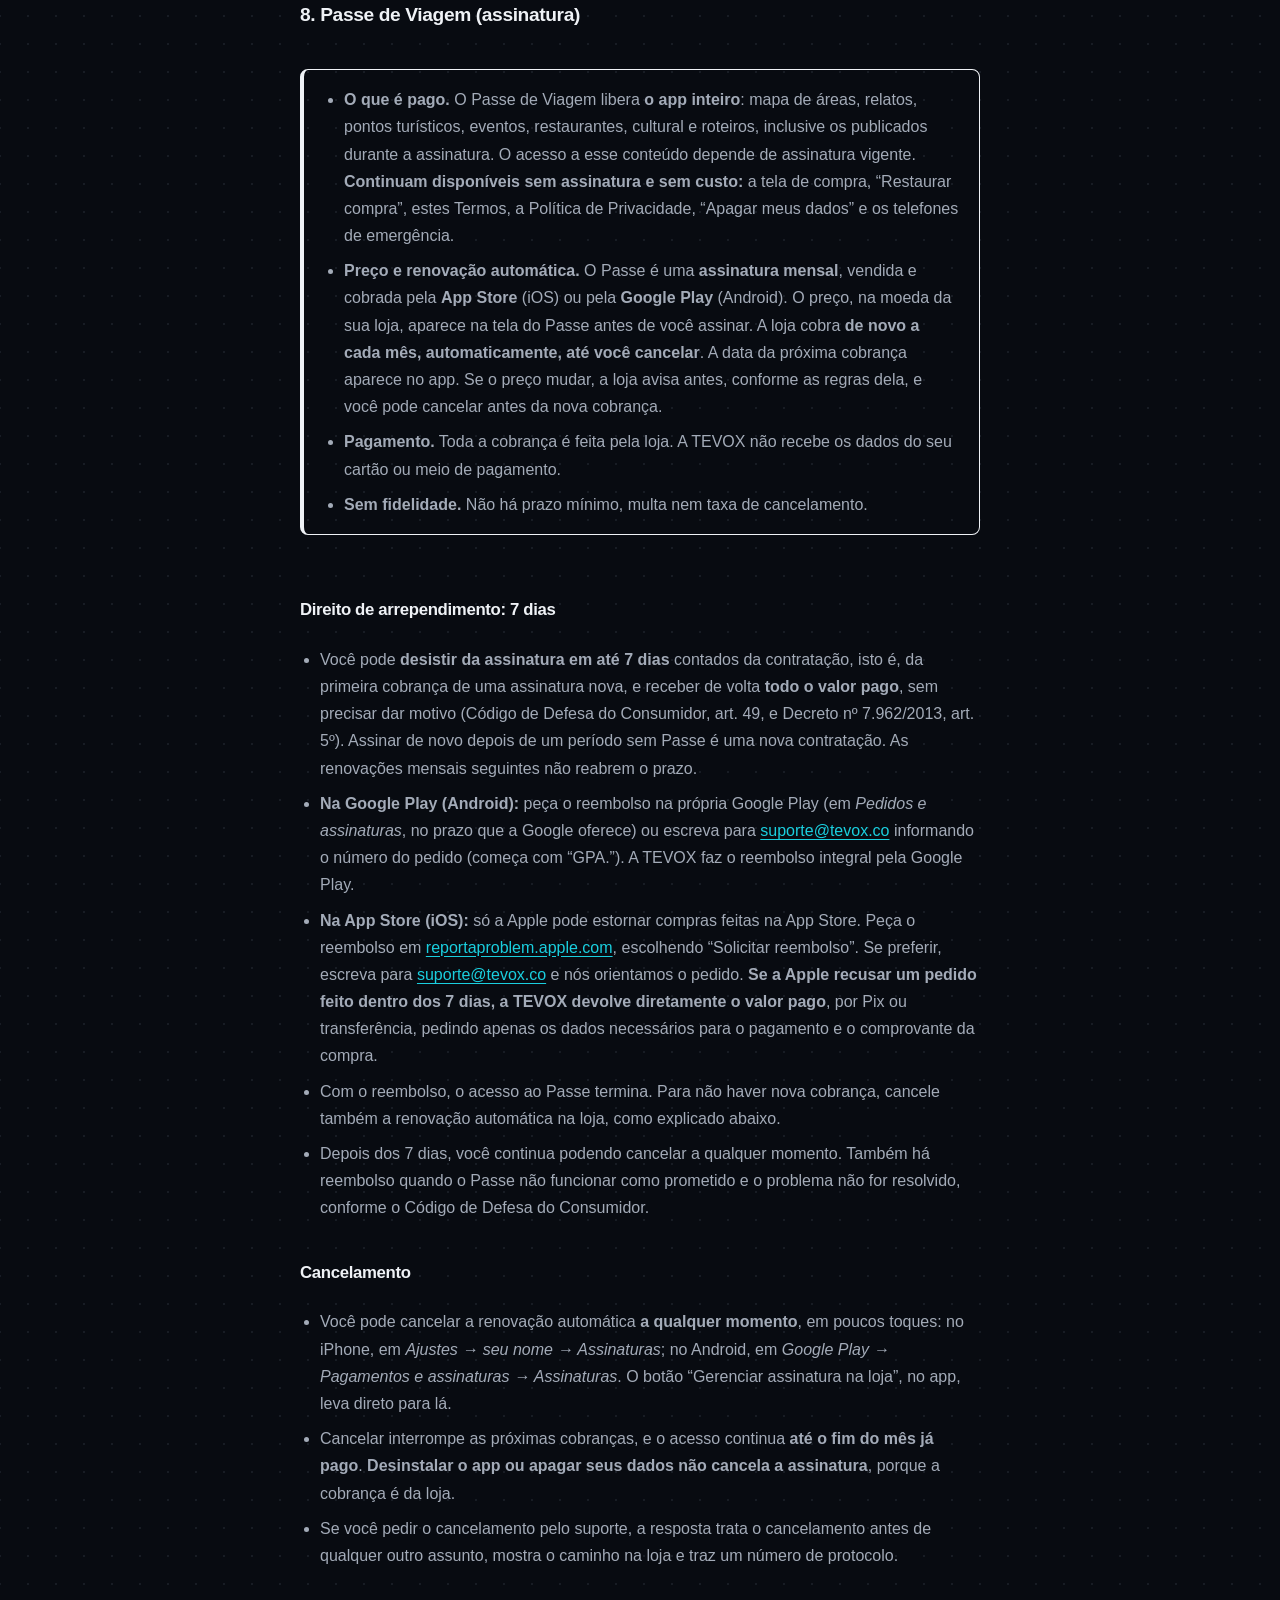
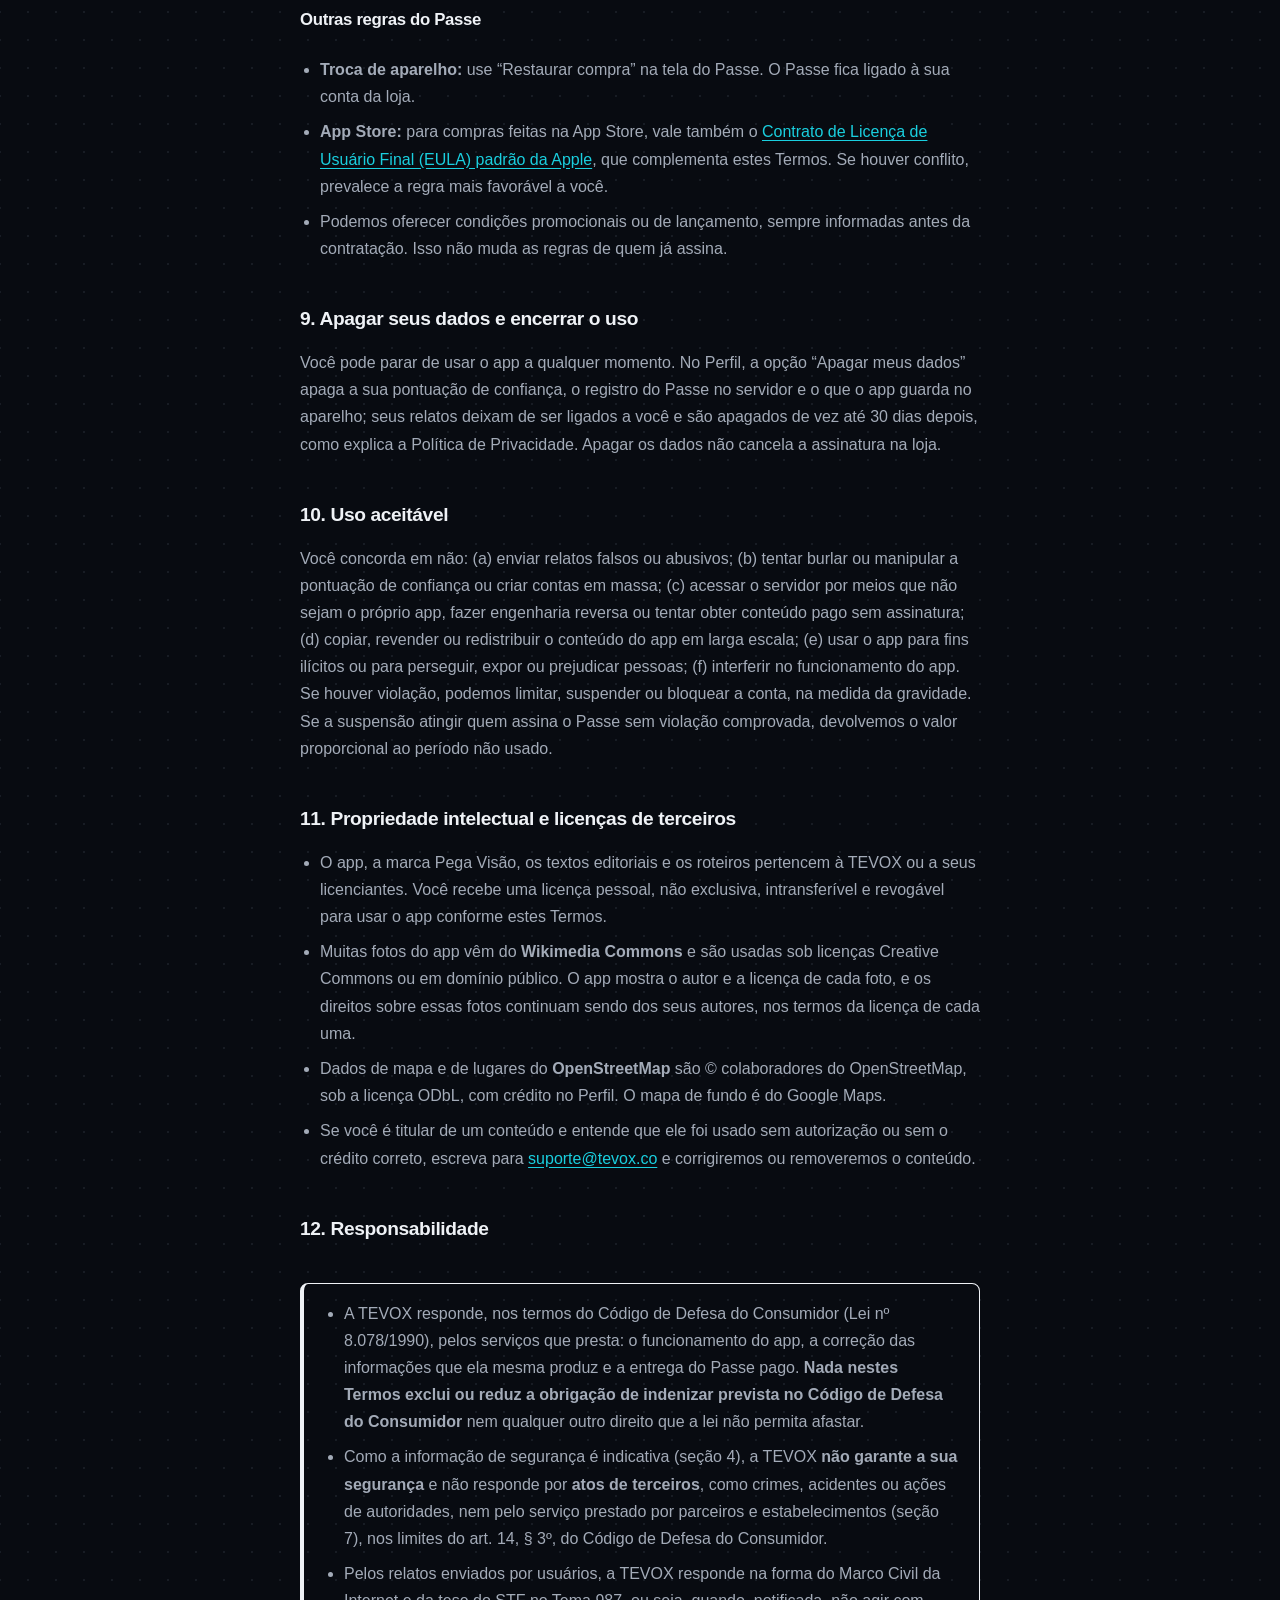
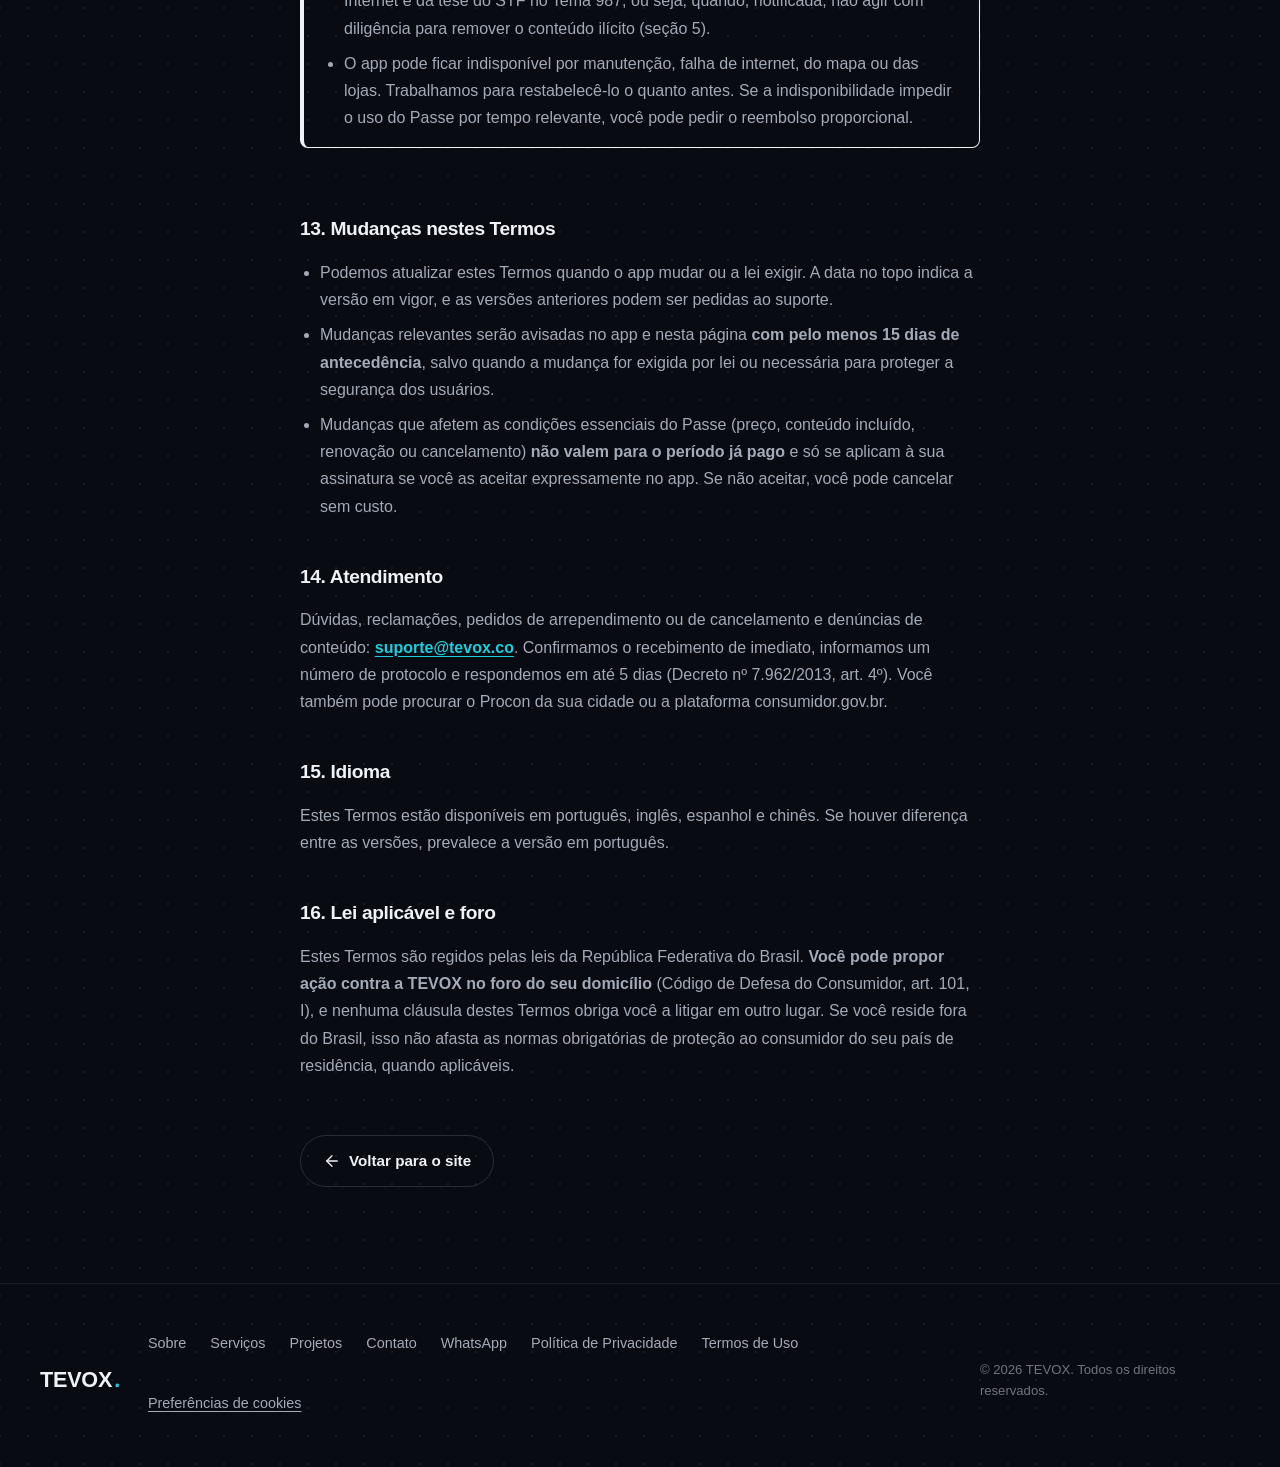
<file: pega-visao/termos/index.html>
<!DOCTYPE html>
<html lang="pt-BR">
<head>
  <meta charset="UTF-8" />
  <meta name="viewport" content="width=device-width, initial-scale=1.0" />
  <meta http-equiv="Content-Security-Policy" content="default-src 'self'; script-src 'self' 'unsafe-inline' https://www.googletagmanager.com; style-src 'self' 'unsafe-inline' https://fonts.googleapis.com; font-src 'self' https://fonts.gstatic.com; img-src 'self' data: https://www.googletagmanager.com https://*.google-analytics.com; connect-src 'self' https://formspree.io https://www.googletagmanager.com https://*.google-analytics.com https://*.analytics.google.com; object-src 'none'; base-uri 'self'; form-action 'self' https://formspree.io; upgrade-insecure-requests" />
  <meta name="referrer" content="strict-origin-when-cross-origin" />
  <title>Termos de Uso do Pega Visão — TEVOX</title>
  <meta name="description" content="Termos de uso do app Pega Visão, da TEVOX: informação indicativa, relatos de usuários, Passe de Viagem com arrependimento em 7 dias, links de parceiros, idade e foro do consumidor." />
  <link rel="canonical" href="https://tevox.co/pega-visao/termos" />
  <link rel="alternate" hreflang="pt-BR" href="https://tevox.co/pega-visao/termos" />
  <link rel="alternate" hreflang="en" href="https://tevox.co/pega-visao/en/terms" />
  <link rel="alternate" hreflang="es" href="https://tevox.co/pega-visao/es/terminos" />
  <link rel="alternate" hreflang="zh-CN" href="https://tevox.co/pega-visao/zh/terms" />
  <link rel="alternate" hreflang="x-default" href="https://tevox.co/pega-visao/termos" />
  <meta name="theme-color" content="#111a24" />

  <link rel="icon" type="image/svg+xml" href="/assets/img/favicon.svg" />
  <link rel="icon" type="image/png" sizes="32x32" href="/assets/img/favicon-32x32.png" />
  <link rel="icon" type="image/png" sizes="16x16" href="/assets/img/favicon-16x16.png" />
  <link rel="apple-touch-icon" sizes="180x180" href="/assets/img/apple-touch-icon.png" />
  <link rel="manifest" href="/site.webmanifest" />

  <meta property="og:type" content="website" />
  <meta property="og:site_name" content="TEVOX" />
  <meta property="og:locale" content="pt_BR" />
  <meta property="og:url" content="https://tevox.co/pega-visao/termos" />
  <meta property="og:title" content="Termos de Uso do Pega Visão — TEVOX" />
  <meta property="og:description" content="Termos de uso do app Pega Visão, da TEVOX: informação indicativa, relatos de usuários, Passe de Viagem com arrependimento em 7 dias, links de parceiros, idade e foro do consumidor." />
  <meta property="og:image" content="https://tevox.co/assets/img/og-image.jpg" />
  <meta property="og:image:width" content="1200" />
  <meta property="og:image:height" content="630" />
  <meta name="twitter:card" content="summary_large_image" />
  <meta name="twitter:image" content="https://tevox.co/assets/img/og-image.jpg" />

  <link rel="preconnect" href="https://fonts.googleapis.com" />
  <link rel="preconnect" href="https://fonts.gstatic.com" crossorigin />
  <link rel="preload" as="style" href="https://fonts.googleapis.com/css2?family=Space+Grotesk:wght@500;600;700&family=Inter+Tight:wght@400;500;600&family=JetBrains+Mono:wght@400;500&display=swap" />
  <link rel="stylesheet" href="https://fonts.googleapis.com/css2?family=Space+Grotesk:wght@500;600;700&family=Inter+Tight:wght@400;500;600&family=JetBrains+Mono:wght@400;500&display=swap" media="print" onload="this.media='all'" />
  <noscript>
    <link rel="stylesheet" href="https://fonts.googleapis.com/css2?family=Space+Grotesk:wght@500;600;700&family=Inter+Tight:wght@400;500;600&family=JetBrains+Mono:wght@400;500&display=swap" />
  </noscript>

  <link rel="stylesheet" href="/assets/css/style.css" />

  <!-- Aviso de cookies: o Google Analytics (G-VL9RES16C8) só carrega depois do "Aceitar" -->
  <link rel="stylesheet" href="/assets/css/consentimento.css" />
  <script src="/assets/js/consentimento.js" defer></script>
  <style>
    .lang-switch{display:flex;flex-wrap:wrap;align-items:center;gap:.4rem;margin:0 0 1.25rem;font-family:"JetBrains Mono",monospace;font-size:.8rem}
    .lang-switch a,.lang-switch span{padding:.2rem .6rem;border:1px solid currentColor;border-radius:999px;text-decoration:none;opacity:.7}
    .lang-switch a:hover,.lang-switch a:focus-visible{opacity:1}
    .lang-switch [aria-current="page"]{opacity:1;font-weight:600}
    .legal-destaque{margin:1.5rem 0;padding:1rem 1.25rem;border:1px solid currentColor;border-left-width:4px;border-radius:8px}
    .legal-destaque > h2:first-child{margin-top:0}
    .legal-body h3{margin:1.5rem 0 .5rem;font-size:1.05rem}
  </style>
</head>
<body>

  <header class="site-header" id="header">
    <div class="wrap header-inner">
      <a class="logo" href="/index.html#top">TEVOX<span class="logo-dot">.</span></a>

      <nav class="nav" aria-label="Navegação principal">
        <a href="/index.html#sobre">Sobre</a>
        <a href="/index.html#servicos">Serviços</a>
        <a href="/index.html#projetos">Projetos</a>
        <a href="/index.html#contato">Contato</a>
      </nav>

      <a class="btn btn-primary btn-sm header-cta" href="https://wa.me/5521995925328?text=Ol%C3%A1%2C%20vim%20pelo%20site%20da%20TEVOX" target="_blank" rel="noopener">
        Falar no WhatsApp
      </a>

      <button class="nav-toggle" id="navToggle" aria-label="Abrir menu" aria-expanded="false" aria-controls="mobileNav">
        <svg class="icon-open" viewBox="0 0 24 24" fill="none" stroke="currentColor" stroke-width="1.7" stroke-linecap="round"><line x1="4" y1="7" x2="20" y2="7"/><line x1="4" y1="12" x2="20" y2="12"/><line x1="4" y1="17" x2="20" y2="17"/></svg>
        <svg class="icon-close" viewBox="0 0 24 24" fill="none" stroke="currentColor" stroke-width="1.7" stroke-linecap="round"><line x1="6" y1="6" x2="18" y2="18"/><line x1="18" y1="6" x2="6" y2="18"/></svg>
      </button>
    </div>

    <nav class="mobile-nav" id="mobileNav" aria-label="Navegação móvel">
      <a href="/index.html#sobre">Sobre</a>
      <a href="/index.html#servicos">Serviços</a>
      <a href="/index.html#projetos">Projetos</a>
      <a href="/index.html#contato">Contato</a>
      <a class="btn btn-primary" href="https://wa.me/5521995925328?text=Ol%C3%A1%2C%20vim%20pelo%20site%20da%20TEVOX" target="_blank" rel="noopener">
        Falar no WhatsApp
      </a>
    </nav>
  </header>

  <main id="top">
    <section class="legal">
      <div class="wrap legal-wrap">
        <p class="eyebrow">Legal · Pega Visão</p>
        <h1>Termos de Uso do Pega Visão</h1>
        <p class="lead">Última atualização: 6 de novembro de 2026.</p>
        <nav class="lang-switch" aria-label="Idioma"><span aria-current="page" lang="pt-BR" title="Português">PT</span><a href="/pega-visao/en/terms" hreflang="en" lang="en" title="English">EN</a><a href="/pega-visao/es/terminos" hreflang="es" lang="es" title="Español">ES</a><a href="/pega-visao/zh/terms" hreflang="zh-CN" lang="zh-CN" title="简体中文">中文</a></nav>

        <div class="legal-body">
          <div class="legal-destaque" role="note" aria-labelledby="resumo-titulo">
            <h2 id="resumo-titulo">Resumo dos pontos principais</h2>
            <p>Este resumo não substitui o texto completo, mas destaca as cláusulas que limitam direitos ou que você precisa conhecer antes de usar o app ou assinar o Passe de Viagem.</p>
            <ul>
              <li><strong>A informação do app é indicativa, não é garantia de segurança</strong> e não é em tempo real. O Pega Visão é independente, não tem vínculo com governo ou polícia e <strong>não é canal de emergência</strong>: em emergência, ligue 190, 192 ou 193 (seção 4).</li>
              <li><strong>Os relatos são enviados por usuários</strong> e não são verificados um a um. É proibido enviar relato falso (seções 5 e 10).</li>
              <li><strong>O app é pago: o Passe de Viagem, uma assinatura mensal com renovação automática, libera o app inteiro</strong>. Ele é cobrado pela App Store ou pela Google Play até você cancelar. Não há fidelidade nem multa. Você pode <strong>desistir em até 7 dias</strong> da contratação e receber o valor de volta (seção 8).</li>
              <li><strong>Idade:</strong> o Pega Visão e o Passe de Viagem são destinados a <strong>maiores de 18 anos</strong>. A classificação indicativa é “não recomendado para menores de 14 anos” (seção 2).</li>
              <li>Links marcados como <strong>“Link de parceiro”</strong> levam ao site de outra empresa, que é quem vende e presta o serviço; a TEVOX pode receber comissão (seção 7).</li>
              <li>Você pode processar a TEVOX <strong>no foro do seu domicílio</strong> (seção 16).</li>
            </ul>
          </div>

          <h2>1. Quem somos</h2>
          <p>O aplicativo <strong>Pega Visão</strong> é fornecido por <strong>JORGE VICTOR DA SILVA BRAGA PORTUGAL DESENVOLVIMENTO DE SOFTWARE LTDA</strong>, microempresa que usa o nome comercial <strong>TEVOX</strong> (“TEVOX”, “nós”), inscrita no CNPJ sob o nº <strong>68.512.157/0001-30</strong>, com sede na Rua Visconde do Rio Branco, 1488, Conj. 909, 9º andar, Condomínio Universe Life Square, Bloco Comercial, Centro, Curitiba/PR, CEP 80420-210. A TEVOX é uma empresa digital: o atendimento é feito pelo e-mail <strong><a href="mailto:suporte@tevox.co">suporte@tevox.co</a></strong>, não presencialmente nesse endereço.</p>
          <p>Estes Termos de Uso (“Termos”) regem o uso do app e a assinatura do Passe de Viagem. O tratamento de dados pessoais está descrito na <a href="/pega-visao/privacidade">Política de Privacidade</a>, que faz parte destes Termos.</p>

          <h2>2. Aceitação, idade e menores de idade</h2>
          <ul>
            <li><strong>Aceitação.</strong> Ao instalar e usar o app, você concorda com estes Termos. A assinatura do Passe de Viagem exige um <strong>ato próprio de aceitação</strong>: ao tocar em “Assinar”, na tela do Passe, onde estes Termos estão a um toque, você declara que os leu e concorda com eles. Se não concordar, não use o app ou não assine.</li>
            <li><strong>Público e idade mínima.</strong> O Pega Visão é destinado a pessoas com <strong>18 anos ou mais</strong> e não é direcionado a crianças nem a adolescentes, como explica a Política de Privacidade. Ao usar o app, você declara ter 18 anos ou mais.</li>
            <li><strong>Classificação indicativa.</strong> Independentemente do público a que se destina, o conteúdo do app é autoclassificado como <strong>não recomendado para menores de 14 anos</strong>, por permitir compra dentro do app, conforme o Guia Prático de Classificação Indicativa do Ministério da Justiça e Segurança Pública.</li>
            <li><strong>Pais e responsáveis.</strong> Se uma criança ou adolescente estiver usando o app, o responsável pode apagar tudo em Perfil &gt; Apagar meus dados ou escrever para o suporte. As lojas oferecem controles de família que permitem bloquear o download e as compras (Compartilhamento Familiar da Apple, com “Pedir para Comprar”, e Google Family Link).</li>
            <li><strong>Assinatura por menores.</strong> O Passe só pode ser assinado por maiores de 18 anos. Pelo Código Civil (arts. 3º a 5º), menores de 18 anos não contratam sozinhos. Se uma assinatura for feita por menor sem autorização do responsável, o responsável pode pedir pelo suporte o cancelamento e o reembolso integral, mesmo depois dos 7 dias da seção 8.</li>
          </ul>

          <h2>3. O que o app oferece</h2>
          <p>O Pega Visão reúne, para quem circula pelas regiões atendidas do Estado do Rio de Janeiro, informações sobre áreas do mapa (“Circulação livre”, “Atenção”, “Requer guia local”), relatos de segurança enviados por outras pessoas, eventos, pontos turísticos, restaurantes e roteiros. Parte do conteúdo é baixada e guardada no aparelho para uso sem internet. O app funciona com uma conta anônima, criada automaticamente, sem nome, e-mail ou telefone. O acesso ao conteúdo do app depende de assinatura vigente do Passe de Viagem (seção 8).</p>

          <h2>4. A informação é indicativa e não substitui as autoridades</h2>
          <div class="legal-destaque" role="note">
            <ul>
              <li>As áreas e os relatos ajudam você a <strong>ir preparado</strong>. Eles nunca dizem “não vá” e <strong>não garantem que um lugar seja seguro ou inseguro</strong>. A situação nas ruas muda rápido: a informação pode estar incompleta, atrasada ou errada, principalmente sem conexão, quando o app mostra o último conteúdo baixado.</li>
              <li>A classificação “Atenção” marca áreas de comunidade mapeadas. É um rótulo de orientação, <strong>não é índice de criminalidade</strong> nem julgamento sobre quem mora ou trabalha ali. A classificação ainda não foi revisada zona a zona e pode mudar; se você vir um erro, escreva para o suporte informando a zona.</li>
              <li>O Pega Visão é <strong>independente</strong>: não tem vínculo com o governo, com a polícia ou com qualquer órgão público, e não fala em nome deles.</li>
              <li><strong>O app não é canal de emergência e não aciona socorro.</strong> Em emergência, ligue para <strong>190</strong> (Polícia Militar), <strong>192</strong> (SAMU) ou <strong>193</strong> (Bombeiros). Para registrar uma ocorrência, procure a polícia.</li>
              <li>A decisão de ir a um lugar, e como, é sempre sua. Use também o seu julgamento e as orientações de autoridades e de moradores.</li>
            </ul>
          </div>

          <h2>5. Relatos enviados por usuários</h2>
          <ul>
            <li><strong>Como funcionam.</strong> O relato é escolhido de uma lista fixa de categorias (por exemplo, “Via bloqueada”, “Evento na rua”, “Ação policial”, “Risco ou confronto”), sem texto livre, foto ou áudio, e fica ligado ao local onde você está. Ele aparece para outras pessoas sem o seu código de conta e <strong>expira sozinho</strong> em algumas horas.</li>
            <li><strong>Publicação.</strong> Os relatos <strong>não são verificados individualmente pela TEVOX</strong> e hoje não há revisão humana antes da publicação. Uma regra automática do servidor decide se o relato é publicado na hora ou fica pendente, conforme o nível de confiança da conta: contas no nível mais alto publicam na hora; nos outros níveis o relato fica pendente, não é mostrado a outras pessoas e expira no prazo normal. Os níveis e critérios estão na Política de Privacidade, e você pode pedir que uma pessoa revise essa decisão (Lei Geral de Proteção de Dados, art. 20).</li>
            <li><strong>Sua responsabilidade.</strong> Envie apenas o que você presenciou ou tem motivo razoável para considerar real. <strong>É proibido enviar relato falso</strong> ou feito para enganar, assustar ou prejudicar pessoas, estabelecimentos, comunidades ou o próprio app. Relato falso pode gerar responsabilidade civil e penal para quem o envia.</li>
            <li><strong>Licença.</strong> Ao enviar um relato, você autoriza a TEVOX, sem custo, a exibi-lo a outros usuários enquanto estiver ativo e a usá-lo de forma anonimizada e agregada para melhorar o app.</li>
            <li><strong>Remoção e denúncia.</strong> Podemos ocultar, recusar ou remover relatos, a qualquer momento, quando forem imprecisos, abusivos, ilegais ou contrários a estes Termos. Qualquer pessoa pode notificar um conteúdo pelo e-mail <a href="mailto:suporte@tevox.co">suporte@tevox.co</a>, com o assunto “Denúncia de conteúdo”, indicando o local, o horário aproximado e a categoria do relato e por que ele é ilegal ou prejudicial. Analisamos toda notificação e, se o conteúdo for ilícito ou violar estes Termos, nós o tornamos indisponível sem esperar ordem judicial, conforme o Marco Civil da Internet (Lei nº 12.965/2014, arts. 19 e 21) e a interpretação dada pelo Supremo Tribunal Federal no Tema 987. Damos prioridade a conteúdo que viole direitos de crianças e adolescentes. Quem enviou o relato pode contestar a remoção pelo mesmo e-mail. Cumprimos ordens judiciais de remoção nos termos da lei.</li>
          </ul>

          <h2>6. Conteúdo turístico, cultural e roteiros</h2>
          <ul>
            <li>Eventos, pontos turísticos, restaurantes e dados semelhantes vêm de fontes públicas, de parceiros ou da nossa curadoria. Horários, preços, endereços, funcionamento e programação <strong>podem mudar sem aviso</strong> e são definidos pelo estabelecimento ou pelo organizador. Confirme com eles antes de ir.</li>
            <li>O selo <strong>“Requer guia local”</strong> marca o <strong>lugar</strong>: indica que a visita costuma ser feita com acompanhamento local. Ele não indica, certifica nem contrata nenhum guia. Se contratar um guia de turismo, prefira profissional cadastrado no Cadastur, do Ministério do Turismo (Lei nº 8.623/1993).</li>
            <li><strong>Roteiros.</strong> Os roteiros são conteúdo editorial da TEVOX e podem ser atualizados, corrigidos, trocados ou retirados, por exemplo quando um lugar fecha. Se, durante um período já pago, o conjunto de roteiros for reduzido de forma relevante sem substituição equivalente, avisaremos no app, e você poderá cancelar e pedir a devolução proporcional do período restante.</li>
            <li>O mapa é fornecido pelo Google Maps, sujeito aos termos do Google. Dados de lugares podem vir do OpenStreetMap.</li>
          </ul>

          <h2>7. Links de parceiros (“Comprar / Reservar”)</h2>
          <ul>
            <li>Alguns eventos e lugares têm o botão “Comprar / Reservar”. Quando o link é de um parceiro comercial, o app mostra o aviso <strong>“Link de parceiro: a compra é feita no site de outra empresa.”</strong></li>
            <li><strong>A TEVOX não vende, não reserva e não cobra</strong> ingressos, passeios ou serviços de terceiros. O link apenas leva você ao site do parceiro, onde a compra é feita diretamente com ele, pelas regras e preços dele. Quem presta o serviço, emite o ingresso e responde pela execução, pelo cancelamento e pelo reembolso daquela compra é o parceiro.</li>
            <li><strong>A TEVOX pode receber comissão</strong> do parceiro pelas compras feitas a partir do link. Isso <strong>não muda o preço</strong> que você paga e não interfere nas informações de segurança do app. Conteúdo patrocinado, se houver, será identificado como “Patrocinado”.</li>
            <li>A TEVOX responde pela correção das informações que ela mesma publica sobre o link. Nada nesta seção afasta os direitos que o Código de Defesa do Consumidor lhe garante perante a cadeia de fornecedores.</li>
          </ul>

          <h2>8. Passe de Viagem (assinatura)</h2>
          <div class="legal-destaque" role="note">
            <ul>
              <li><strong>O que é pago.</strong> O Passe de Viagem libera <strong>o app inteiro</strong>: mapa de áreas, relatos, pontos turísticos, eventos, restaurantes, cultural e roteiros, inclusive os publicados durante a assinatura. O acesso a esse conteúdo depende de assinatura vigente. <strong>Continuam disponíveis sem assinatura e sem custo:</strong> a tela de compra, “Restaurar compra”, estes Termos, a Política de Privacidade, “Apagar meus dados” e os telefones de emergência.</li>
              <li><strong>Preço e renovação automática.</strong> O Passe é uma <strong>assinatura mensal</strong>, vendida e cobrada pela <strong>App Store</strong> (iOS) ou pela <strong>Google Play</strong> (Android). O preço, na moeda da sua loja, aparece na tela do Passe antes de você assinar. A loja cobra <strong>de novo a cada mês, automaticamente, até você cancelar</strong>. A data da próxima cobrança aparece no app. Se o preço mudar, a loja avisa antes, conforme as regras dela, e você pode cancelar antes da nova cobrança.</li>
              <li><strong>Pagamento.</strong> Toda a cobrança é feita pela loja. A TEVOX não recebe os dados do seu cartão ou meio de pagamento.</li>
              <li><strong>Sem fidelidade.</strong> Não há prazo mínimo, multa nem taxa de cancelamento.</li>
            </ul>
          </div>
          <h3 id="arrependimento">Direito de arrependimento: 7 dias</h3>
          <ul>
            <li>Você pode <strong>desistir da assinatura em até 7 dias</strong> contados da contratação, isto é, da primeira cobrança de uma assinatura nova, e receber de volta <strong>todo o valor pago</strong>, sem precisar dar motivo (Código de Defesa do Consumidor, art. 49, e Decreto nº 7.962/2013, art. 5º). Assinar de novo depois de um período sem Passe é uma nova contratação. As renovações mensais seguintes não reabrem o prazo.</li>
            <li><strong>Na Google Play (Android):</strong> peça o reembolso na própria Google Play (em <em>Pedidos e assinaturas</em>, no prazo que a Google oferece) ou escreva para <a href="mailto:suporte@tevox.co">suporte@tevox.co</a> informando o número do pedido (começa com “GPA.”). A TEVOX faz o reembolso integral pela Google Play.</li>
            <li><strong>Na App Store (iOS):</strong> só a Apple pode estornar compras feitas na App Store. Peça o reembolso em <a href="https://reportaproblem.apple.com" target="_blank" rel="noopener">reportaproblem.apple.com</a>, escolhendo “Solicitar reembolso”. Se preferir, escreva para <a href="mailto:suporte@tevox.co">suporte@tevox.co</a> e nós orientamos o pedido. <strong>Se a Apple recusar um pedido feito dentro dos 7 dias, a TEVOX devolve diretamente o valor pago</strong>, por Pix ou transferência, pedindo apenas os dados necessários para o pagamento e o comprovante da compra.</li>
            <li>Com o reembolso, o acesso ao Passe termina. Para não haver nova cobrança, cancele também a renovação automática na loja, como explicado abaixo.</li>
            <li>Depois dos 7 dias, você continua podendo cancelar a qualquer momento. Também há reembolso quando o Passe não funcionar como prometido e o problema não for resolvido, conforme o Código de Defesa do Consumidor.</li>
          </ul>
          <h3>Cancelamento</h3>
          <ul>
            <li>Você pode cancelar a renovação automática <strong>a qualquer momento</strong>, em poucos toques: no iPhone, em <em>Ajustes → seu nome → Assinaturas</em>; no Android, em <em>Google Play → Pagamentos e assinaturas → Assinaturas</em>. O botão “Gerenciar assinatura na loja”, no app, leva direto para lá.</li>
            <li>Cancelar interrompe as próximas cobranças, e o acesso continua <strong>até o fim do mês já pago</strong>. <strong>Desinstalar o app ou apagar seus dados não cancela a assinatura</strong>, porque a cobrança é da loja.</li>
            <li>Se você pedir o cancelamento pelo suporte, a resposta trata o cancelamento antes de qualquer outro assunto, mostra o caminho na loja e traz um número de protocolo.</li>
          </ul>
          <h3>Outras regras do Passe</h3>
          <ul>
            <li><strong>Troca de aparelho:</strong> use “Restaurar compra” na tela do Passe. O Passe fica ligado à sua conta da loja.</li>
            <li><strong>App Store:</strong> para compras feitas na App Store, vale também o <a href="https://www.apple.com/legal/internet-services/itunes/dev/stdeula/" target="_blank" rel="noopener">Contrato de Licença de Usuário Final (EULA) padrão da Apple</a>, que complementa estes Termos. Se houver conflito, prevalece a regra mais favorável a você.</li>
            <li>Podemos oferecer condições promocionais ou de lançamento, sempre informadas antes da contratação. Isso não muda as regras de quem já assina.</li>
          </ul>

          <h2>9. Apagar seus dados e encerrar o uso</h2>
          <p>Você pode parar de usar o app a qualquer momento. No Perfil, a opção “Apagar meus dados” apaga a sua pontuação de confiança, o registro do Passe no servidor e o que o app guarda no aparelho; seus relatos deixam de ser ligados a você e são apagados de vez até 30 dias depois, como explica a Política de Privacidade. Apagar os dados não cancela a assinatura na loja.</p>

          <h2>10. Uso aceitável</h2>
          <p>Você concorda em não: (a) enviar relatos falsos ou abusivos; (b) tentar burlar ou manipular a pontuação de confiança ou criar contas em massa; (c) acessar o servidor por meios que não sejam o próprio app, fazer engenharia reversa ou tentar obter conteúdo pago sem assinatura; (d) copiar, revender ou redistribuir o conteúdo do app em larga escala; (e) usar o app para fins ilícitos ou para perseguir, expor ou prejudicar pessoas; (f) interferir no funcionamento do app. Se houver violação, podemos limitar, suspender ou bloquear a conta, na medida da gravidade. Se a suspensão atingir quem assina o Passe sem violação comprovada, devolvemos o valor proporcional ao período não usado.</p>

          <h2>11. Propriedade intelectual e licenças de terceiros</h2>
          <ul>
            <li>O app, a marca Pega Visão, os textos editoriais e os roteiros pertencem à TEVOX ou a seus licenciantes. Você recebe uma licença pessoal, não exclusiva, intransferível e revogável para usar o app conforme estes Termos.</li>
            <li>Muitas fotos do app vêm do <strong>Wikimedia Commons</strong> e são usadas sob licenças Creative Commons ou em domínio público. O app mostra o autor e a licença de cada foto, e os direitos sobre essas fotos continuam sendo dos seus autores, nos termos da licença de cada uma.</li>
            <li>Dados de mapa e de lugares do <strong>OpenStreetMap</strong> são © colaboradores do OpenStreetMap, sob a licença ODbL, com crédito no Perfil. O mapa de fundo é do Google Maps.</li>
            <li>Se você é titular de um conteúdo e entende que ele foi usado sem autorização ou sem o crédito correto, escreva para <a href="mailto:suporte@tevox.co">suporte@tevox.co</a> e corrigiremos ou removeremos o conteúdo.</li>
          </ul>

          <h2>12. Responsabilidade</h2>
          <div class="legal-destaque" role="note">
            <ul>
              <li>A TEVOX responde, nos termos do Código de Defesa do Consumidor (Lei nº 8.078/1990), pelos serviços que presta: o funcionamento do app, a correção das informações que ela mesma produz e a entrega do Passe pago. <strong>Nada nestes Termos exclui ou reduz a obrigação de indenizar prevista no Código de Defesa do Consumidor</strong> nem qualquer outro direito que a lei não permita afastar.</li>
              <li>Como a informação de segurança é indicativa (seção 4), a TEVOX <strong>não garante a sua segurança</strong> e não responde por <strong>atos de terceiros</strong>, como crimes, acidentes ou ações de autoridades, nem pelo serviço prestado por parceiros e estabelecimentos (seção 7), nos limites do art. 14, § 3º, do Código de Defesa do Consumidor.</li>
              <li>Pelos relatos enviados por usuários, a TEVOX responde na forma do Marco Civil da Internet e da tese do STF no Tema 987, ou seja, quando, notificada, não agir com diligência para remover o conteúdo ilícito (seção 5).</li>
              <li>O app pode ficar indisponível por manutenção, falha de internet, do mapa ou das lojas. Trabalhamos para restabelecê-lo o quanto antes. Se a indisponibilidade impedir o uso do Passe por tempo relevante, você pode pedir o reembolso proporcional.</li>
            </ul>
          </div>

          <h2>13. Mudanças nestes Termos</h2>
          <ul>
            <li>Podemos atualizar estes Termos quando o app mudar ou a lei exigir. A data no topo indica a versão em vigor, e as versões anteriores podem ser pedidas ao suporte.</li>
            <li>Mudanças relevantes serão avisadas no app e nesta página <strong>com pelo menos 15 dias de antecedência</strong>, salvo quando a mudança for exigida por lei ou necessária para proteger a segurança dos usuários.</li>
            <li>Mudanças que afetem as condições essenciais do Passe (preço, conteúdo incluído, renovação ou cancelamento) <strong>não valem para o período já pago</strong> e só se aplicam à sua assinatura se você as aceitar expressamente no app. Se não aceitar, você pode cancelar sem custo.</li>
          </ul>

          <h2>14. Atendimento</h2>
          <p>Dúvidas, reclamações, pedidos de arrependimento ou de cancelamento e denúncias de conteúdo: <strong><a href="mailto:suporte@tevox.co">suporte@tevox.co</a></strong>. Confirmamos o recebimento de imediato, informamos um número de protocolo e respondemos em até 5 dias (Decreto nº 7.962/2013, art. 4º). Você também pode procurar o Procon da sua cidade ou a plataforma consumidor.gov.br.</p>

          <h2>15. Idioma</h2>
          <p>Estes Termos estão disponíveis em português, inglês, espanhol e chinês. Se houver diferença entre as versões, prevalece a versão em português.</p>

          <h2>16. Lei aplicável e foro</h2>
          <p>Estes Termos são regidos pelas leis da República Federativa do Brasil. <strong>Você pode propor ação contra a TEVOX no foro do seu domicílio</strong> (Código de Defesa do Consumidor, art. 101, I), e nenhuma cláusula destes Termos obriga você a litigar em outro lugar. Se você reside fora do Brasil, isso não afasta as normas obrigatórias de proteção ao consumidor do seu país de residência, quando aplicáveis.</p>
        </div>

        <a class="btn btn-ghost legal-back" href="/index.html#top">
          <svg viewBox="0 0 24 24" fill="none" stroke="currentColor" stroke-width="1.7" stroke-linecap="round" stroke-linejoin="round"><line x1="19" y1="12" x2="5" y2="12"/><polyline points="12 19 5 12 12 5"/></svg>
          Voltar para o site
        </a>
      </div>
    </section>
  </main>

  <footer class="site-footer">
    <div class="wrap footer-grid">
      <a class="logo" href="/index.html#top">TEVOX<span class="logo-dot">.</span></a>
      <nav class="footer-nav" aria-label="Navegação do rodapé">
        <a href="/index.html#sobre">Sobre</a>
        <a href="/index.html#servicos">Serviços</a>
        <a href="/index.html#projetos">Projetos</a>
        <a href="/index.html#contato">Contato</a>
        <a href="https://wa.me/5521995925328" target="_blank" rel="noopener">WhatsApp</a>
        <a href="/pega-visao/privacidade">Política de Privacidade</a>
        <a href="/pega-visao/termos">Termos de Uso</a>
      </nav>
      <p class="footer-meta">© 2026 TEVOX. Todos os direitos reservados.</p>
    </div>
  </footer>

  <script src="/assets/js/main.js"></script>
</body>
</html>
</file>
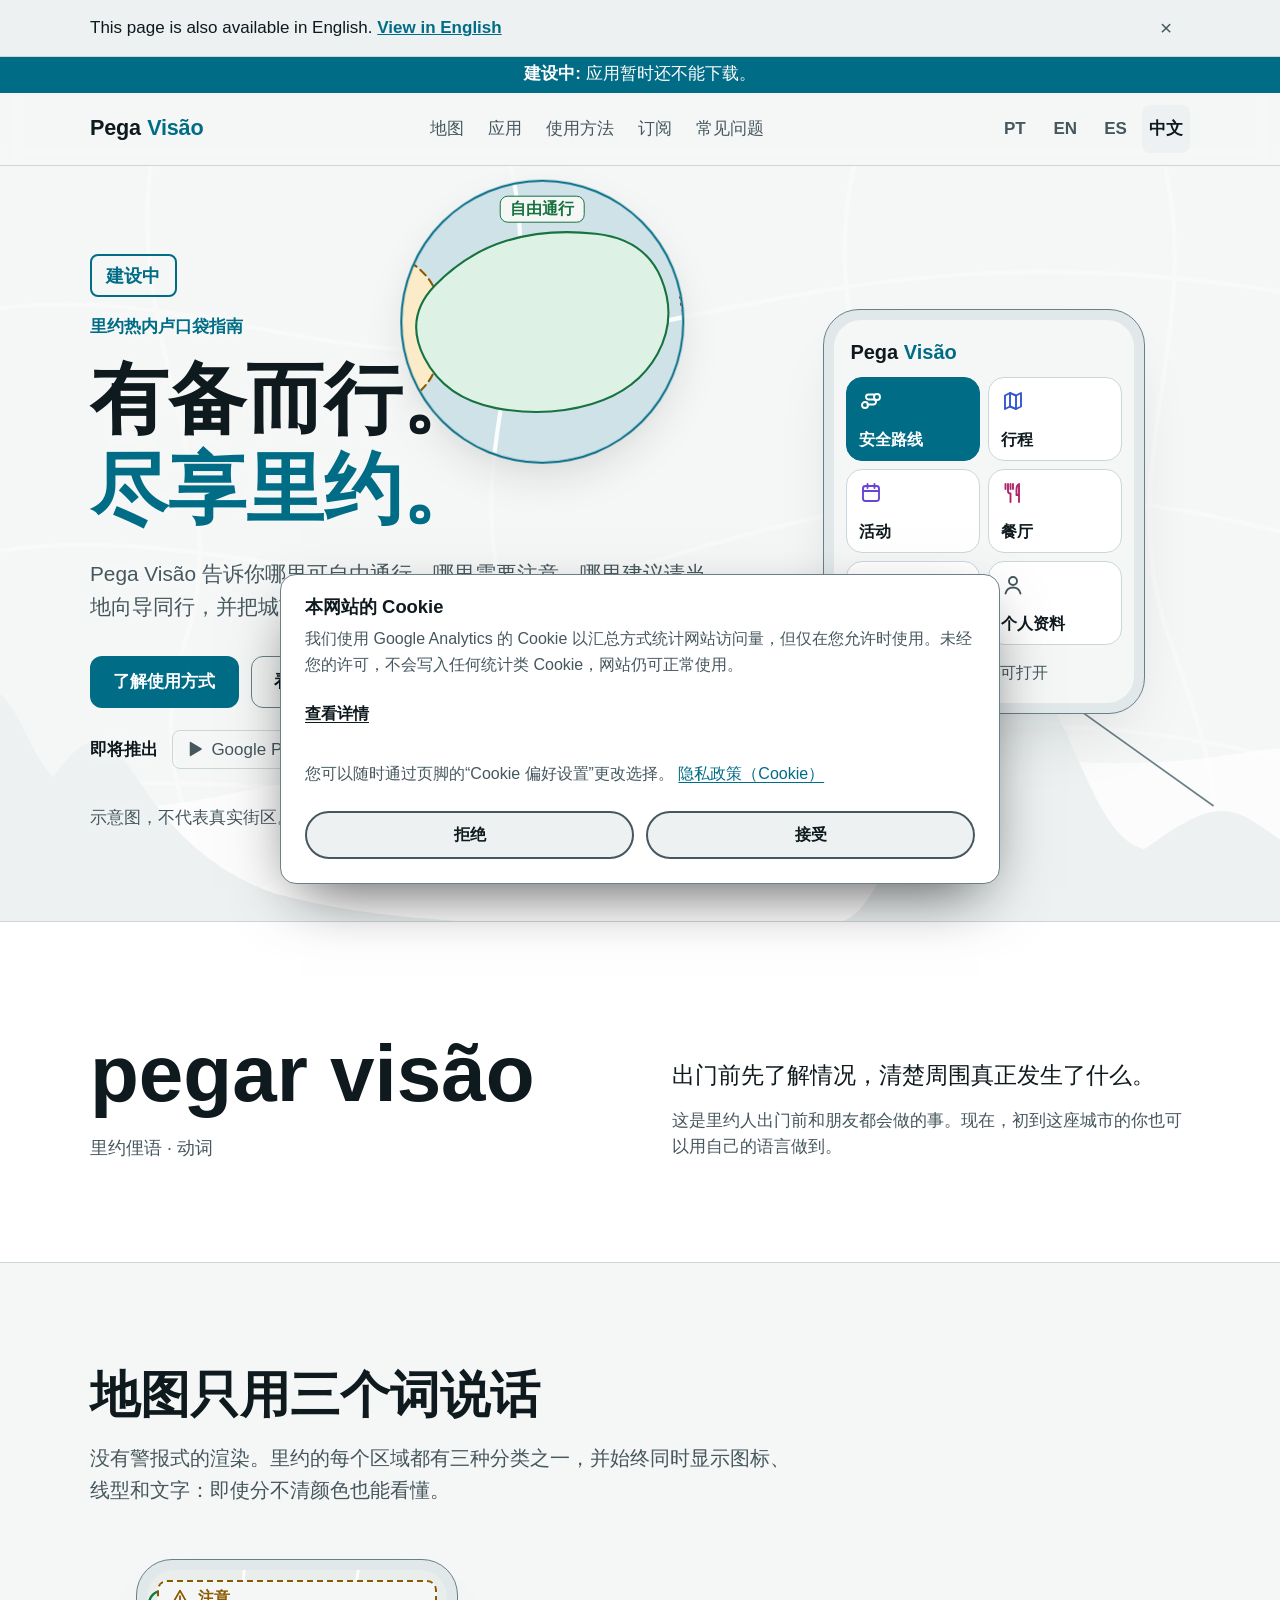
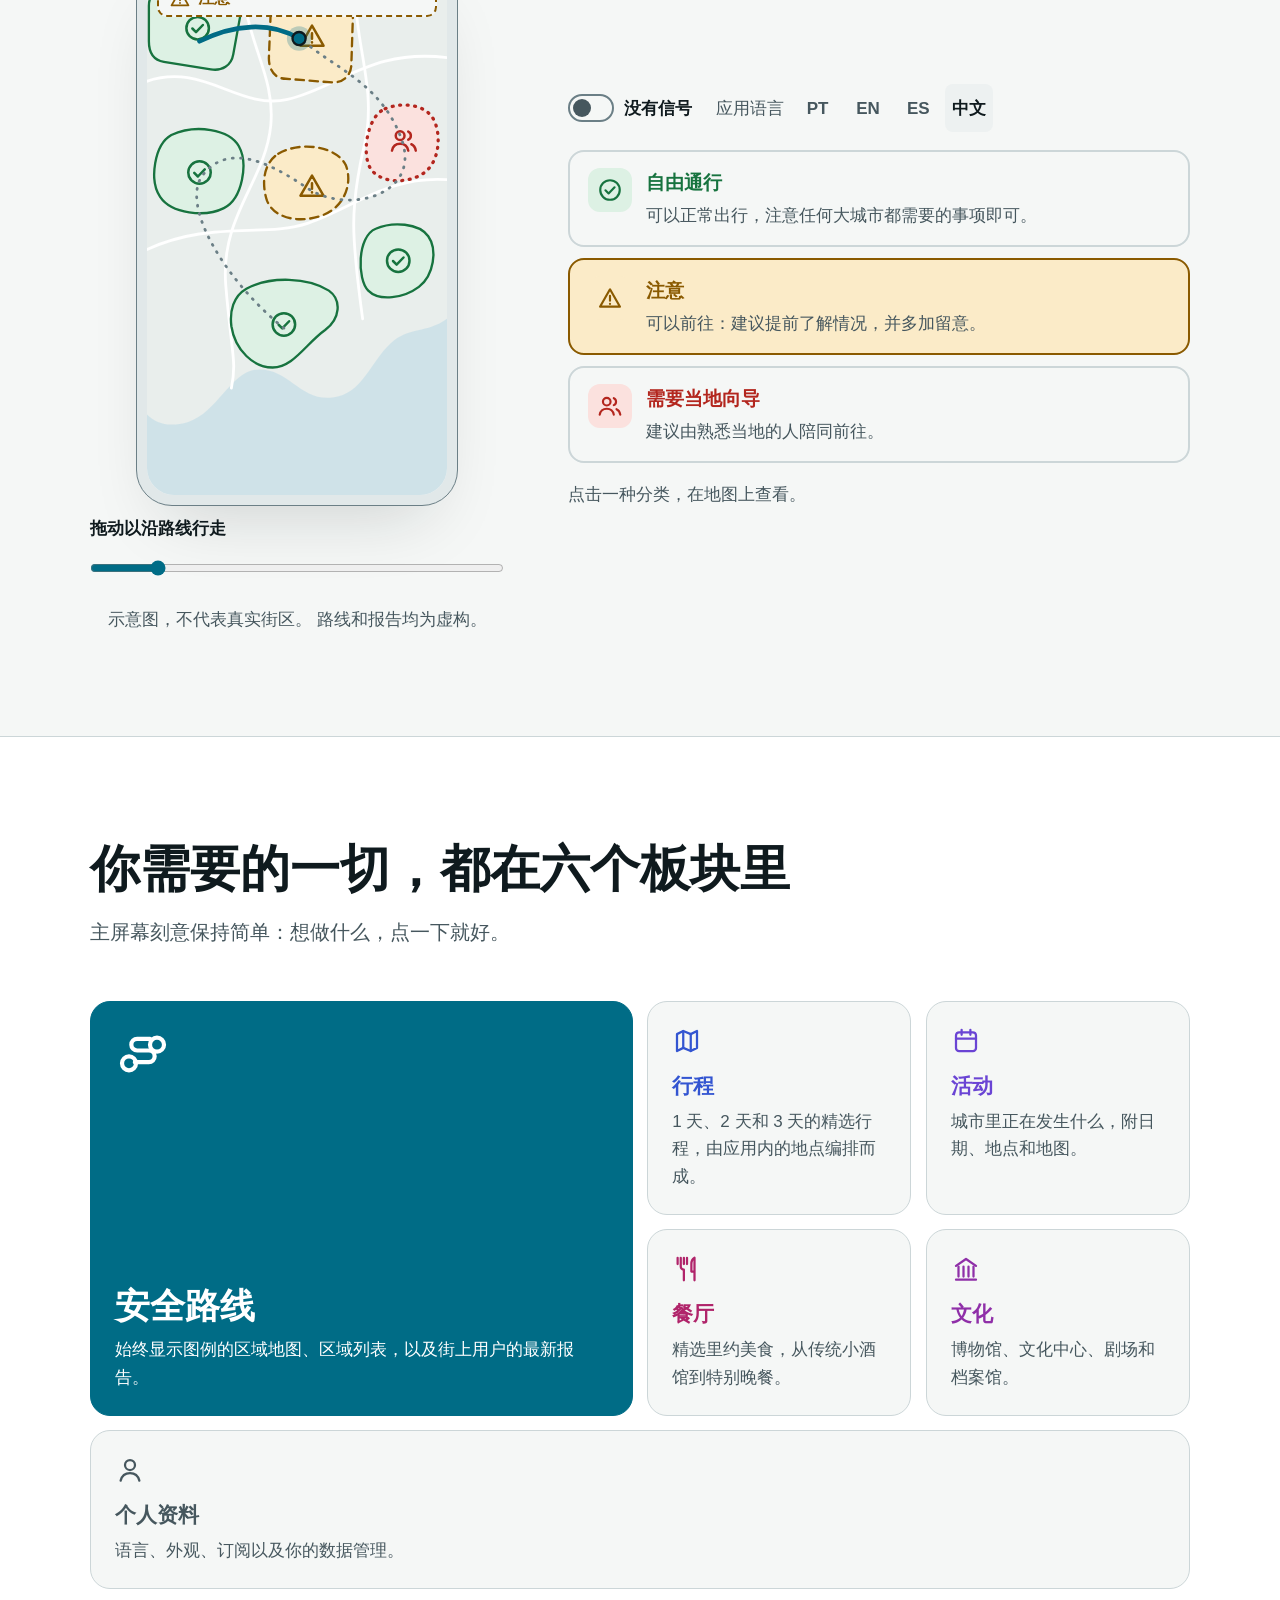
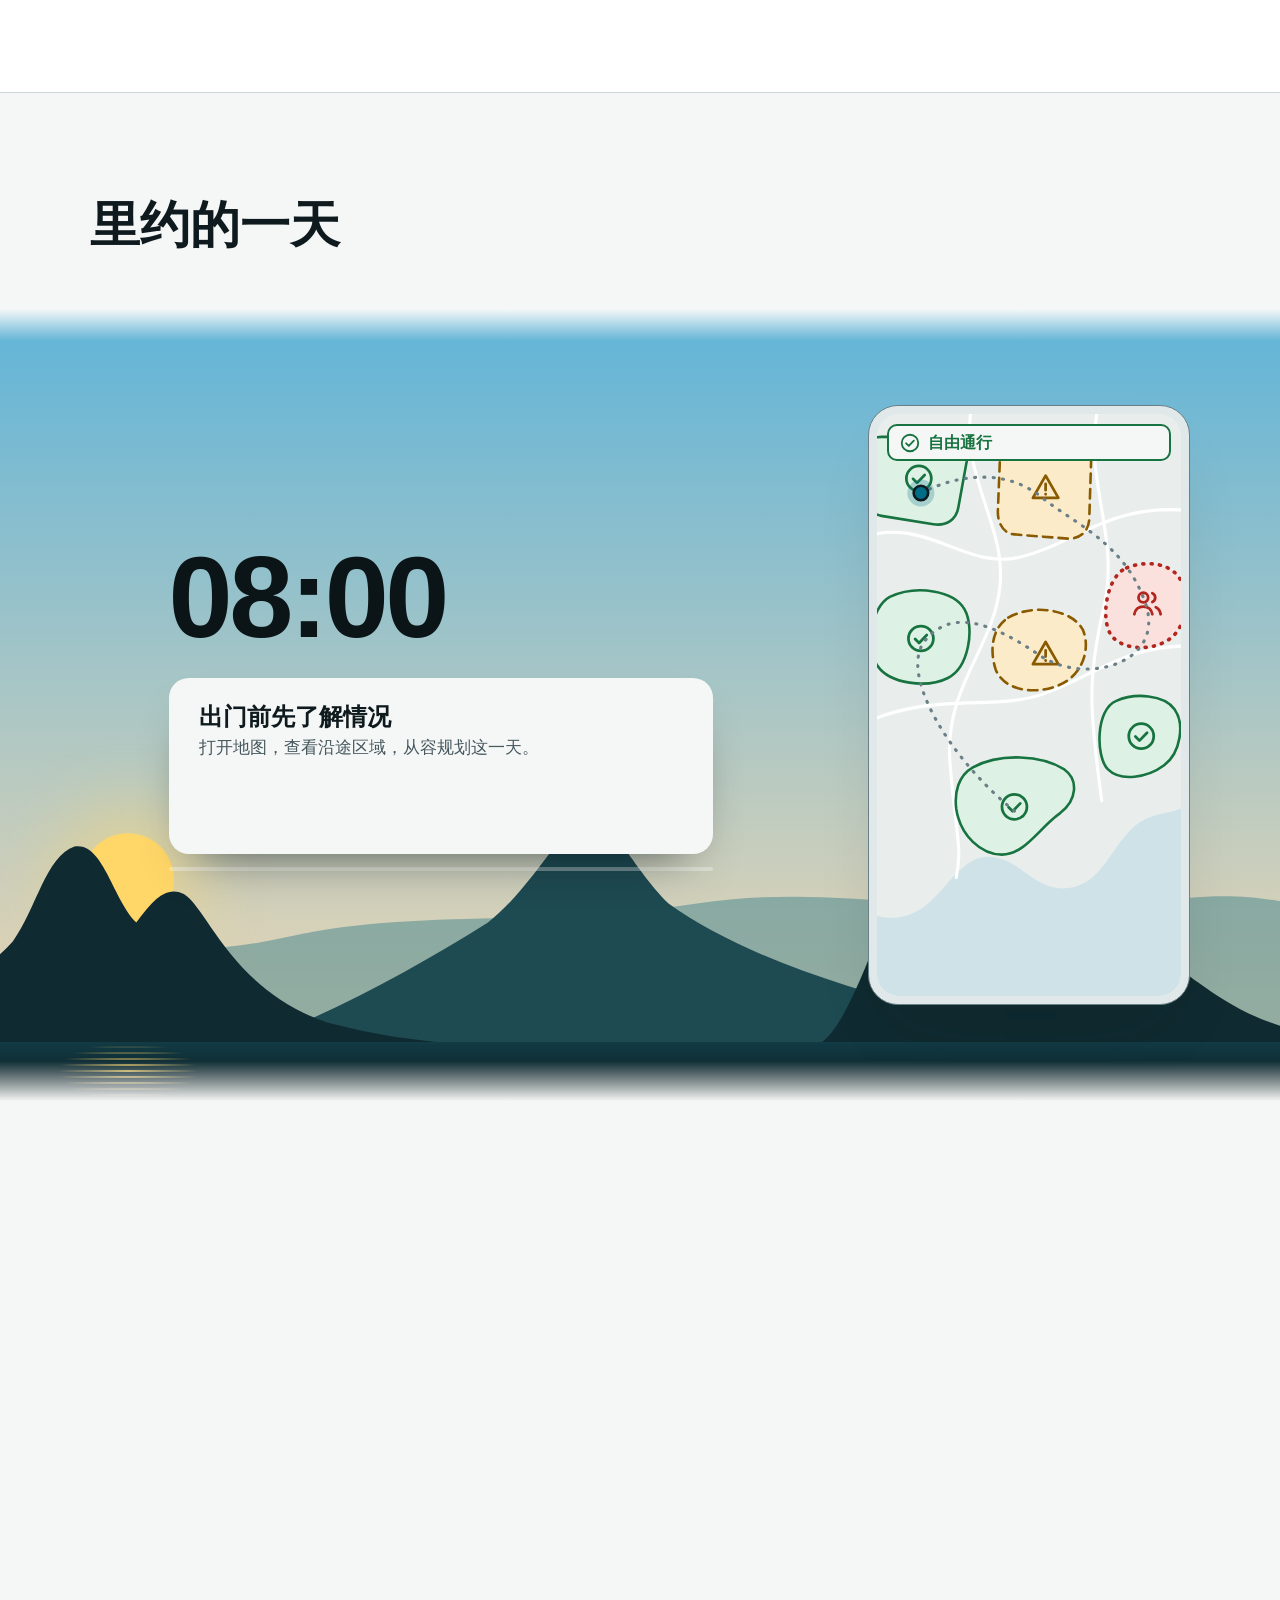
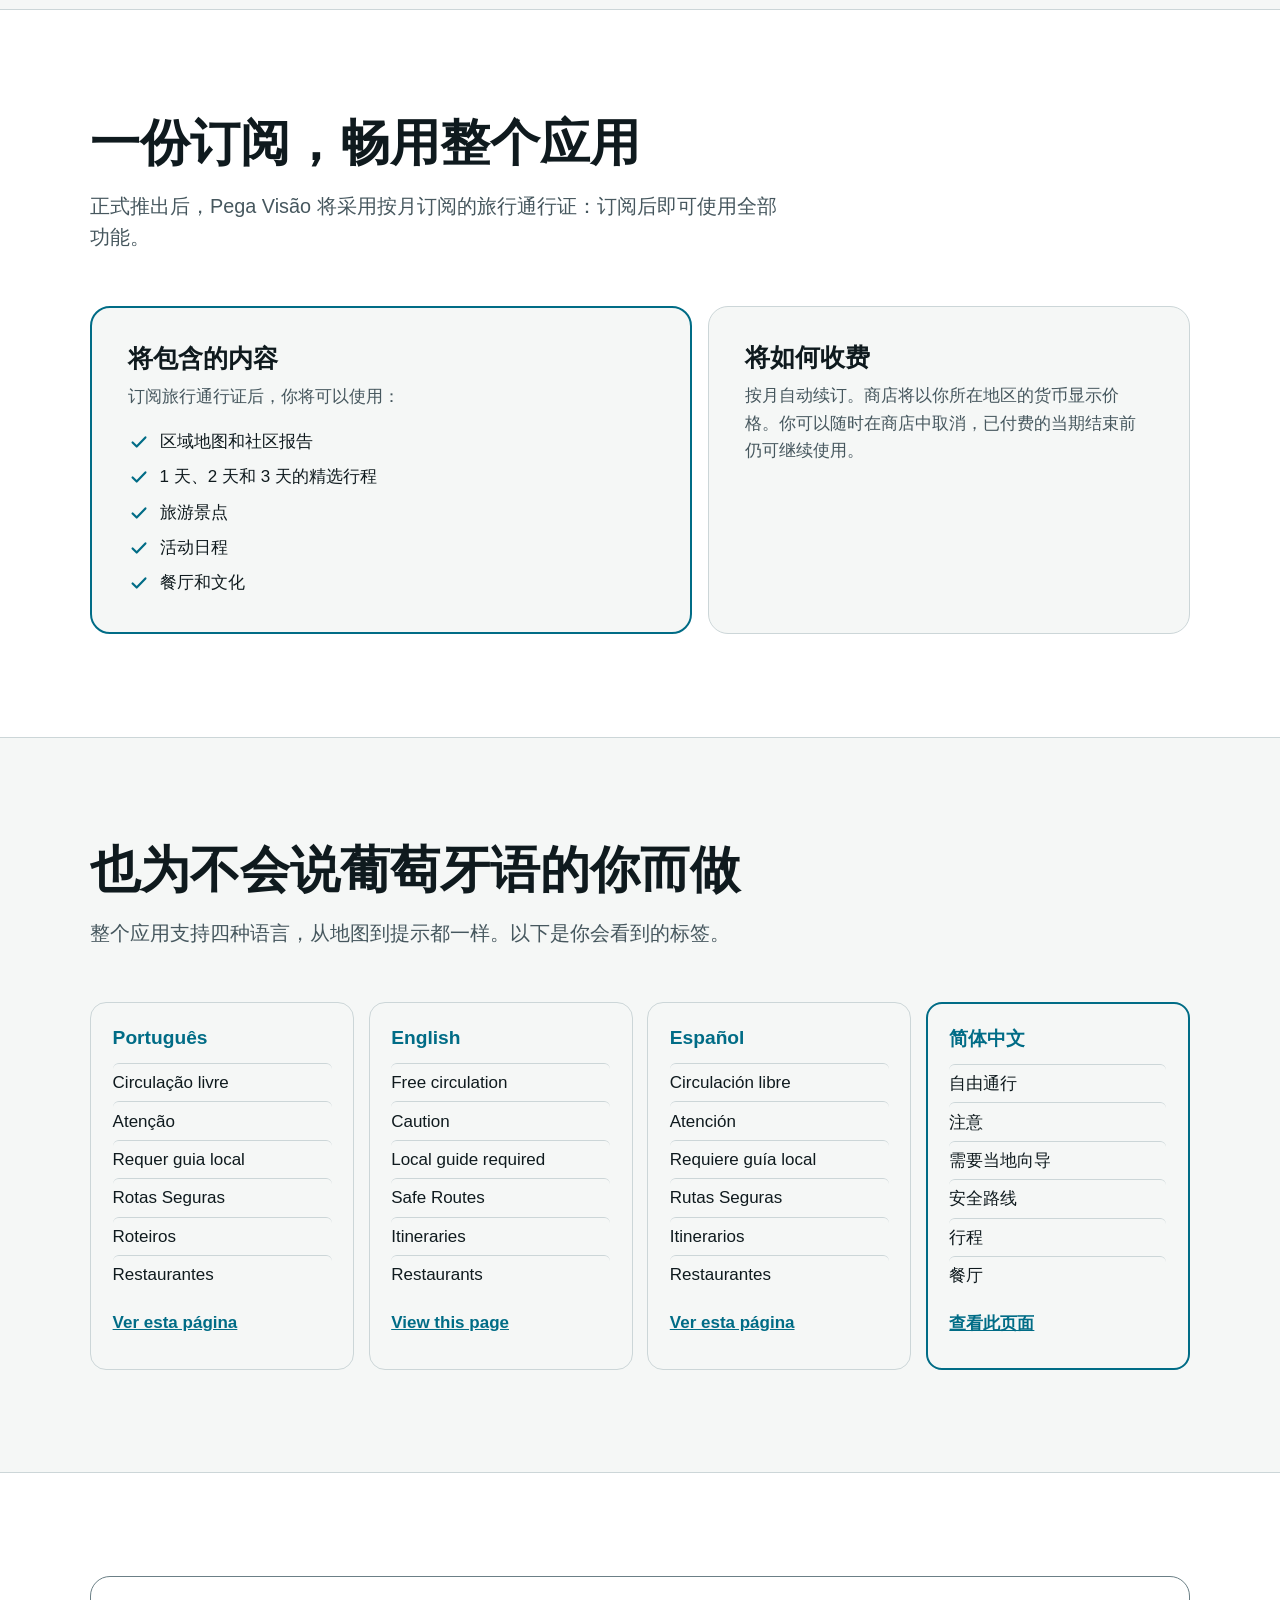
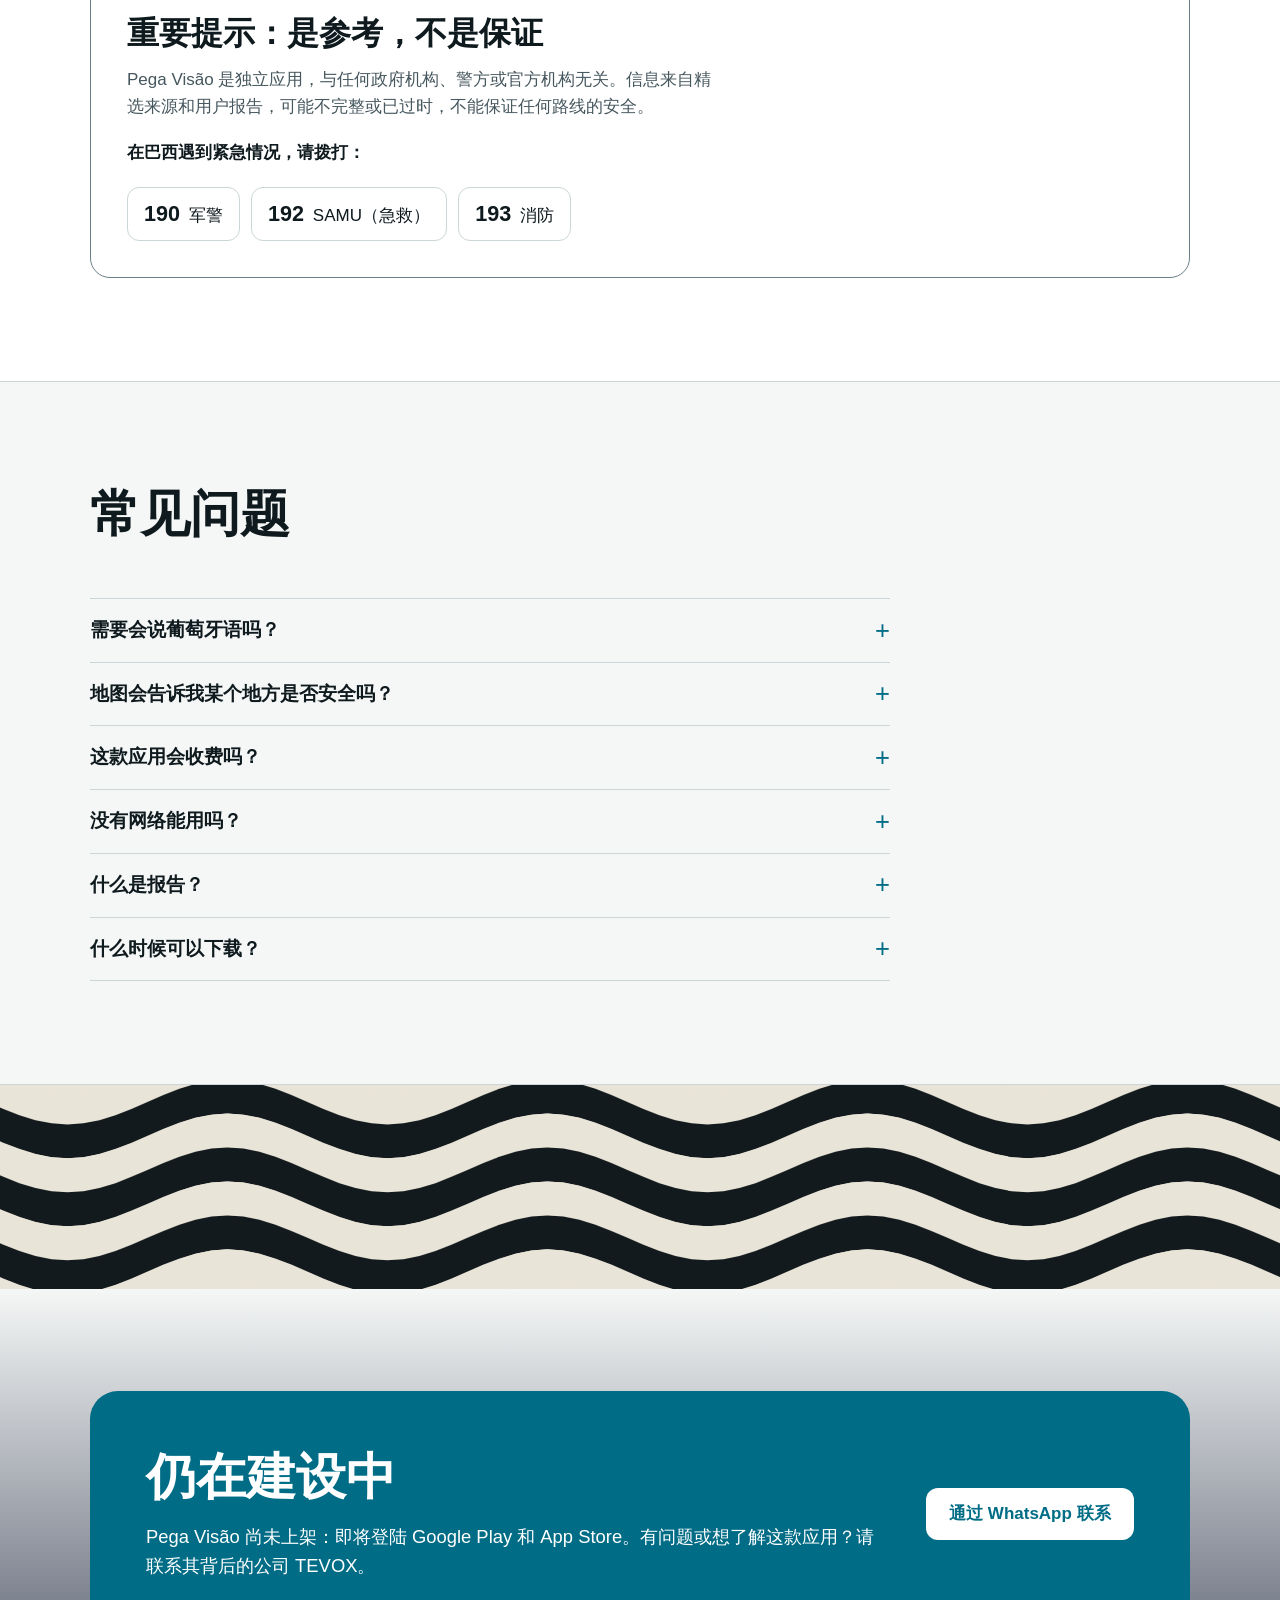
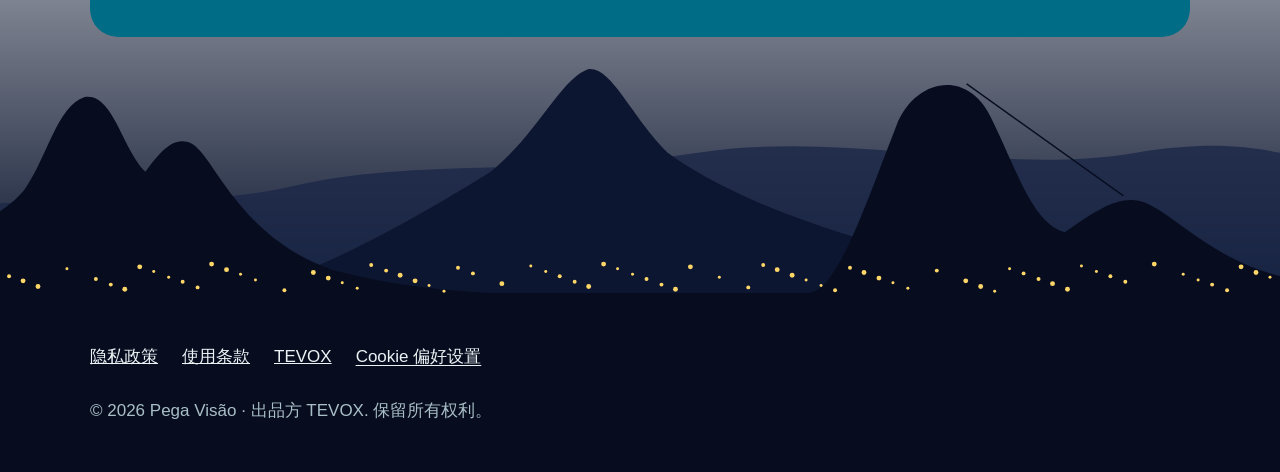
<file: pega-visao/zh/index.html>
<!DOCTYPE html>
<html lang="zh-CN">
<head>
  <meta charset="UTF-8" />
  <meta name="viewport" content="width=device-width, initial-scale=1.0" />
  <meta http-equiv="Content-Security-Policy" content="default-src 'self'; script-src 'self' 'unsafe-inline' https://www.googletagmanager.com; style-src 'self' 'unsafe-inline' https://fonts.googleapis.com; font-src 'self' https://fonts.gstatic.com; img-src 'self' data: https://www.googletagmanager.com https://*.google-analytics.com; connect-src 'self' https://www.googletagmanager.com https://*.google-analytics.com https://*.analytics.google.com; object-src 'none'; base-uri 'self'; form-action 'none'; upgrade-insecure-requests" />
  <meta name="referrer" content="strict-origin-when-cross-origin" />
  <title>Pega Visão — 里约热内卢有备而行的口袋指南</title>
  <meta name="description" content="查看哪里可自由通行、哪里需要注意、哪里建议请当地向导同行。里约的区域地图、社区报告、活动、餐厅和文化内容，支持简体中文、英语、西班牙语和葡萄牙语。" />
  <link rel="canonical" href="https://tevox.co/pega-visao/zh/" />
  <link rel="alternate" hreflang="pt-BR" href="https://tevox.co/pega-visao/" />
  <link rel="alternate" hreflang="en" href="https://tevox.co/pega-visao/en/" />
  <link rel="alternate" hreflang="es" href="https://tevox.co/pega-visao/es/" />
  <link rel="alternate" hreflang="zh-CN" href="https://tevox.co/pega-visao/zh/" />
  <link rel="alternate" hreflang="x-default" href="https://tevox.co/pega-visao/en/" />
  <meta name="theme-color" content="#0B1518" media="(prefers-color-scheme: dark)" />
  <meta name="theme-color" content="#F5F7F6" media="(prefers-color-scheme: light)" />
  <link rel="icon" type="image/svg+xml" href="/assets/img/favicon.svg" />
  <link rel="icon" type="image/png" sizes="32x32" href="/assets/img/favicon-32x32.png" />
  <link rel="apple-touch-icon" sizes="180x180" href="/assets/img/apple-touch-icon.png" />
  <meta property="og:type" content="website" />
  <meta property="og:site_name" content="Pega Visão" />
  <meta property="og:locale" content="zh_CN" />
  <meta property="og:url" content="https://tevox.co/pega-visao/zh/" />
  <meta property="og:title" content="Pega Visão — 里约热内卢有备而行的口袋指南" />
  <meta property="og:description" content="查看哪里可自由通行、哪里需要注意、哪里建议请当地向导同行。里约的区域地图、社区报告、活动、餐厅和文化内容，支持简体中文、英语、西班牙语和葡萄牙语。" />
  <script type="application/ld+json">{"@context": "https://schema.org", "@type": "MobileApplication", "name": "Pega Visão", "operatingSystem": "Android, iOS", "applicationCategory": "TravelApplication", "inLanguage": ["pt-BR", "en", "es", "zh-CN"], "description": "查看哪里可自由通行、哪里需要注意、哪里建议请当地向导同行。里约的区域地图、社区报告、活动、餐厅和文化内容，支持简体中文、英语、西班牙语和葡萄牙语。", "url": "https://tevox.co/pega-visao/zh/", "publisher": {"@id": "https://tevox.co/#organization", "@type": "Organization", "name": "TEVOX", "url": "https://tevox.co/"}}</script>
  <script>document.documentElement.classList.add("js");</script>
  <link rel="preconnect" href="https://fonts.googleapis.com" />
  <link rel="preconnect" href="https://fonts.gstatic.com" crossorigin />
  <link rel="stylesheet" href="https://fonts.googleapis.com/css2?family=Atkinson+Hyperlegible+Next:wght@400;600;700;800&family=Noto+Sans+SC:wght@400;700;800&display=swap" />
  <link rel="stylesheet" href="/pega-visao/assets/pv.css" />
  <link rel="stylesheet" href="/assets/css/consentimento.css" />
  <script src="/assets/js/consentimento.js" defer></script>
  <script src="/pega-visao/assets/pv.js" defer></script>
</head>
<body>
  <a class="skip" href="#conteudo">跳到正文</a>

  <header class="topbar">
    <p class="build-bar"><strong>建设中:</strong> 应用暂时还不能下载。</p>
    <div class="wrap">
      <a class="wordmark" href="/pega-visao/zh/" lang="pt-BR">Pega <span>Visão</span></a>
      <nav class="topnav" aria-label="页面章节">
        <a href="#mapa">地图</a>
        <a href="#app">应用</a>
        <a href="#como">使用方法</a>
        <a href="#assinatura">订阅</a>
        <a href="#duvidas">常见问题</a>
      </nav>
      <nav class="langs" aria-label="语言"><a href="/pega-visao/" hreflang="pt-BR" lang="pt-BR" aria-label="Português">PT</a><a href="/pega-visao/en/" hreflang="en" lang="en" aria-label="English">EN</a><a href="/pega-visao/es/" hreflang="es" lang="es" aria-label="Español">ES</a><a href="/pega-visao/zh/" hreflang="zh-CN" lang="zh-CN" aria-label="简体中文" aria-current="true">中文</a></nav>
    </div>
  </header>

  <main id="conteudo">
    <section class="hero">
      <div class="wrap">
        <div>
          <p class="build-pill">建设中</p>
          <p class="eyebrow">里约热内卢口袋指南</p>
          <h1>有备而行。 <em>尽享里约。</em></h1>
          <p class="hero-sub">Pega Visão 告诉你哪里可自由通行、哪里需要注意、哪里建议请当地向导同行，并把城市里值得去的地方集中在一起。</p>
          <div class="hero-actions">
            <a class="btn btn-primary" href="#como">了解使用方式</a>
            <a class="btn btn-ghost" href="#mapa">看懂地图</a>
          </div>
          <p class="soon"><strong>即将推出</strong>
            <span class="store-chip"><svg viewBox="0 0 24 24" aria-hidden="true"><path d="M5 3.5v17a1 1 0 0 0 1.5.86l14-8.5a1 1 0 0 0 0-1.72l-14-8.5A1 1 0 0 0 5 3.5z"/></svg>Google Play</span>
            <span class="store-chip"><svg viewBox="0 0 24 24" aria-hidden="true"><path d="M16.4 12.6c0-2.3 1.9-3.4 2-3.5-1.1-1.6-2.8-1.8-3.4-1.8-1.4-.1-2.8.9-3.5.9s-1.9-.9-3.1-.8c-1.6 0-3.1.9-3.9 2.3-1.7 2.9-.4 7.2 1.2 9.6.8 1.2 1.8 2.5 3 2.4 1.2 0 1.7-.8 3.1-.8s1.9.8 3.1.8c1.3 0 2.1-1.2 2.9-2.4.9-1.4 1.3-2.7 1.3-2.8-.1 0-2.6-1-2.7-3.9zM14.1 5.5c.6-.8 1.1-1.9 1-3-.9 0-2.1.6-2.8 1.4-.6.7-1.1 1.8-1 2.9 1 .1 2.1-.5 2.8-1.3z"/></svg>App Store</span>
          </p>
        </div>

        <div class="phone">
          <div class="screen">
            <div class="app-bar" lang="pt-BR" aria-hidden="true">Pega <span>Visão</span></div>
            <div class="tiles" aria-hidden="true">
              <div class="tile tile-main"><svg viewBox="0 0 24 24" aria-hidden="true"><path d="M6 19a3 3 0 1 0 0-6 3 3 0 0 0 0 6z"/><path d="M18 11a3 3 0 1 0 0-6 3 3 0 0 0 0 6z"/><path d="M8.5 15.5h6a2.5 2.5 0 0 0 0-5h-5a2.5 2.5 0 0 1 0-5H15"/></svg>安全路线</div>
              <div class="tile" style="--c:var(--roteiros)"><svg viewBox="0 0 24 24" aria-hidden="true"><path d="M4 6.5 9 4l6 2.5L20 4v13.5L15 20l-6-2.5L4 20z"/><path d="M9 4v13.5M15 6.5V20"/></svg>行程</div>
              <div class="tile" style="--c:var(--eventos)"><svg viewBox="0 0 24 24" aria-hidden="true"><rect x="4" y="5" width="16" height="15" rx="2.5"/><path d="M4 10h16M8.5 3v4M15.5 3v4"/></svg>活动</div>
              <div class="tile" style="--c:var(--restaurantes)"><svg viewBox="0 0 24 24" aria-hidden="true"><path d="M7 3v7a2.5 2.5 0 0 0 2.5 2.5V21M4.5 3v5M9.5 3v5M12 3v5"/><path d="M18 21v-7h-2.5V8c0-2.6 1-4.2 2.5-5z"/></svg>餐厅</div>
              <div class="tile" style="--c:var(--cultural)"><svg viewBox="0 0 24 24" aria-hidden="true"><path d="M4 9.5 12 4l8 5.5"/><path d="M6 10v8M10 10v8M14 10v8M18 10v8M4 20.5h16"/></svg>文化</div>
              <div class="tile" style="--c:var(--perfil)"><svg viewBox="0 0 24 24" aria-hidden="true"><circle cx="12" cy="8" r="4"/><path d="M4.5 20.5c1-4 4-6 7.5-6s6.500 2 7.500 6"/></svg>个人资料</div>
            </div>
          </div>
        </div>
      </div>
    </section>

    <section class="band band-alt" aria-labelledby="termo">
      <div class="wrap entry rv">
        <h2 class="entry-term" id="termo" lang="pt-BR">pegar visão<span lang="zh-CN">里约俚语 · 动词</span></h2>
        <p class="entry-def">出门前先了解情况，清楚周围真正发生了什么。<small>这是里约人出门前和朋友都会做的事。现在，初到这座城市的你也可以用自己的语言做到。</small></p>
      </div>
    </section>

    <section class="band" id="mapa" aria-labelledby="mapa-h">
      <div class="wrap">
        <div class="head rv">
          <h2 id="mapa-h">地图只用三个词说话</h2>
          <p class="lede">没有警报式的渲染。里约的每个区域都有三种分类之一，并始终同时显示图标、线型和文字：即使分不清颜色也能看懂。</p>
        </div>
        <div class="map-grid rv">
          <figure class="map-figure">
            <div class="phone"><div class="screen"><svg class="map-svg" viewBox="0 0 320 560" preserveAspectRatio="xMidYMin slice" role="img" aria-label="标有三种分类区域的示意地图">
  <defs>
    <symbol id="z-livre" viewBox="0 0 24 24"><g fill="none" stroke="currentColor" stroke-linecap="round" stroke-linejoin="round"><circle cx="12" cy="12" r="9"/><path d="m7.800 12.300 2.900 2.900 5.500-5.700"/></g></symbol>
    <symbol id="z-atencao" viewBox="0 0 24 24"><g fill="none" stroke="currentColor" stroke-linecap="round" stroke-linejoin="round"><path d="M12 4 2.800 20h18.400z"/><path d="M12 10v4.500M12 17.300v.2"/></g></symbol>
    <symbol id="z-guia" viewBox="0 0 24 24"><g fill="none" stroke="currentColor" stroke-linecap="round" stroke-linejoin="round"><circle cx="9" cy="8" r="3.500"/><path d="M2.500 20c.7-3.700 3.300-5.500 6.500-5.500s5.800 1.800 6.500 5.500"/><path d="M15.500 4.800a3.500 3.500 0 0 1 0 6.400M18 14.900c1.900.8 3.100 2.500 3.500 5.100"/></g></symbol>
  </defs>
  <path class="terra" d="M0 0h320v372c-22 16-40 8-60 26-22 20-30 54-62 58-34 4-46-30-78-30-30 0-44 46-76 56-20 6-34 2-44-8z"/>
  <path class="rua" d="M-4 120C60 96 96 150 150 138s90-56 174-44"/>
  <path class="rua" d="M104-4c-8 70 34 110 28 170s-54 96-48 170 12 80 6 110"/>
  <path class="rua" d="M-4 300c70-34 128-14 176-30s86-52 152-46"/>
  <path class="rua" d="M226-4c-14 66 22 122 6 190s-14 98-2 186"/>
  <g class="zone z-livre">
    <path d="M18 22h66c12 0 18 10 16 24l-8 44c-2 12-12 18-24 16l-50-8c-12-2-16-10-16-22V38c0-10 6-16 16-16z"/>
    <use href="#z-livre" x="38" y="46" width="32" height="32"/>
  </g>
  <g class="zone z-atencao">
    <path d="M146 28l54-8c12-2 20 6 20 18l-2 62c0 12-8 20-20 20l-50-4c-12 0-18-10-18-22l2-50c0-8 6-14 14-16z"/>
    <use href="#z-atencao" x="160" y="54" width="32" height="32"/>
  </g>
  <g class="zone z-guia">
    <path d="M254 148c20-8 44-4 52 12s6 44-10 56-44 12-56-2-6-58 14-66z"/>
    <use href="#z-guia" x="258" y="166" width="32" height="32"/>
  </g>
  <g class="zone z-livre">
    <path d="M26 176c26-12 62-6 72 12s4 56-16 66-56 6-68-12-6-56 12-66z"/>
    <use href="#z-livre" x="40" y="200" width="32" height="32"/>
  </g>
  <g class="zone z-atencao">
    <path d="M140 196c24-14 62-8 72 12 8 20-2 46-26 54-22 8-50 4-58-16-6-18-4-40 12-50z"/>
    <use href="#z-atencao" x="160" y="214" width="32" height="32"/>
  </g>
  <g class="zone z-livre">
    <path d="M106 340c26-14 66-12 88 2 14 10 12 30-4 42-20 14-34 40-56 40-20 0-40-18-44-44-2-16 2-32 16-40z"/>
    <use href="#z-livre" x="130" y="362" width="32" height="32"/>
  </g>
  <g class="zone z-livre">
    <path d="M244 276c18-8 46-6 56 8s6 42-10 54-42 16-54 4-12-58 8-66z"/>
    <use href="#z-livre" x="252" y="294" width="32" height="32"/>
  </g>
</svg></div></div>
            <figcaption class="map-note">示意图，不代表真实街区。</figcaption>
          </figure>
          <div class="legend">
            <button class="lg lg-livre" type="button" data-zone="livre" aria-pressed="false">
              <span class="lg-icon"><svg viewBox="0 0 24 24" aria-hidden="true"><circle cx="12" cy="12" r="9"/><path d="m7.800 12.300 2.900 2.900 5.500-5.700"/></svg></span><span class="lg-name">自由通行</span><span class="lg-text">可以正常出行，注意任何大城市都需要的事项即可。</span>
            </button>
            <button class="lg lg-atencao" type="button" data-zone="atencao" aria-pressed="false">
              <span class="lg-icon"><svg viewBox="0 0 24 24" aria-hidden="true"><path d="M12 4 2.800 20h18.400z"/><path d="M12 10v4.500M12 17.300v.2"/></svg></span><span class="lg-name">注意</span><span class="lg-text">可以前往：建议提前了解情况，并多加留意。</span>
            </button>
            <button class="lg lg-guia" type="button" data-zone="guia" aria-pressed="false">
              <span class="lg-icon"><svg viewBox="0 0 24 24" aria-hidden="true"><circle cx="9" cy="8" r="3.500"/><path d="M2.500 20c.7-3.700 3.300-5.500 6.500-5.500s5.800 1.800 6.500 5.500"/><path d="M15.500 4.800a3.500 3.500 0 0 1 0 6.400M18 14.900c1.900.8 3.100 2.500 3.500 5.100"/></svg></span><span class="lg-name">需要当地向导</span><span class="lg-text">建议由熟悉当地的人陪同前往。</span>
            </button>
            <p class="legend-note">点击一种分类，在地图上查看。</p>
          </div>
        </div>
      </div>
    </section>

    <section class="band band-alt" id="app" aria-labelledby="app-h">
      <div class="wrap">
        <div class="head rv">
          <h2 id="app-h">你需要的一切，都在六个板块里</h2>
          <p class="lede">主屏幕刻意保持简单：想做什么，点一下就好。</p>
        </div>
        <div class="bento rv">
          <article class="card card-main"><svg viewBox="0 0 24 24" aria-hidden="true"><path d="M6 19a3 3 0 1 0 0-6 3 3 0 0 0 0 6z"/><path d="M18 11a3 3 0 1 0 0-6 3 3 0 0 0 0 6z"/><path d="M8.5 15.5h6a2.5 2.5 0 0 0 0-5h-5a2.5 2.5 0 0 1 0-5H15"/></svg><h3>安全路线</h3><p>始终显示图例的区域地图、区域列表，以及街上用户的最新报告。</p></article>
          <article class="card" style="--c:var(--roteiros)"><svg viewBox="0 0 24 24" aria-hidden="true"><path d="M4 6.5 9 4l6 2.5L20 4v13.5L15 20l-6-2.5L4 20z"/><path d="M9 4v13.5M15 6.5V20"/></svg><h3>行程</h3><p>1 天、2 天和 3 天的精选行程，由应用内的地点编排而成。</p></article>
          <article class="card" style="--c:var(--eventos)"><svg viewBox="0 0 24 24" aria-hidden="true"><rect x="4" y="5" width="16" height="15" rx="2.5"/><path d="M4 10h16M8.5 3v4M15.5 3v4"/></svg><h3>活动</h3><p>城市里正在发生什么，附日期、地点和地图。</p></article>
          <article class="card" style="--c:var(--restaurantes)"><svg viewBox="0 0 24 24" aria-hidden="true"><path d="M7 3v7a2.5 2.5 0 0 0 2.5 2.5V21M4.5 3v5M9.5 3v5M12 3v5"/><path d="M18 21v-7h-2.5V8c0-2.6 1-4.2 2.5-5z"/></svg><h3>餐厅</h3><p>精选里约美食，从传统小酒馆到特别晚餐。</p></article>
          <article class="card" style="--c:var(--cultural)"><svg viewBox="0 0 24 24" aria-hidden="true"><path d="M4 9.5 12 4l8 5.5"/><path d="M6 10v8M10 10v8M14 10v8M18 10v8M4 20.5h16"/></svg><h3>文化</h3><p>博物馆、文化中心、剧场和档案馆。</p></article>
          <article class="card card-wide" style="--c:var(--perfil)"><svg viewBox="0 0 24 24" aria-hidden="true"><circle cx="12" cy="8" r="4"/><path d="M4.5 20.5c1-4 4-6 7.5-6s6.500 2 7.500 6"/></svg><h3>个人资料</h3><p>语言、外观、订阅以及你的数据管理。</p></article>
        </div>
      </div>
    </section>

    <section class="band" id="como" aria-labelledby="como-h">
      <div class="wrap">
        <div class="head rv"><h2 id="como-h">三步开始使用</h2></div>
        <ol class="steps rv">
          <li><h3>出门前先了解情况</h3><p>打开地图，查看沿途区域，从容规划这一天。</p></li>
          <li><h3>在街上随时掌握动态</h3><p>社区报告会提示道路封闭、警方行动、街头活动或风险。报告有效期很短，会自动消失。</p></li>
          <li><h3>尽情享受这座城市</h3><p>选一场活动、一家餐厅或一座博物馆。没有信号？已下载的数据依然可用。</p></li>
        </ol>
      </div>
    </section>

    <section class="band band-alt" id="assinatura" aria-labelledby="assinatura-h">
      <div class="wrap">
        <div class="head rv">
          <h2 id="assinatura-h">一份订阅，畅用整个应用</h2>
          <p class="lede">正式推出后，Pega Visão 将采用按月订阅的旅行通行证：订阅后即可使用全部功能。</p>
        </div>
        <div class="plans rv">
          <div class="plan plan-free"><h3>将包含的内容</h3><p>订阅旅行通行证后，你将可以使用：</p><ul><li><svg viewBox="0 0 24 24" aria-hidden="true"><path d="m5 12.500 4.500 4.500L19 7"/></svg><span>区域地图和社区报告</span></li><li><svg viewBox="0 0 24 24" aria-hidden="true"><path d="m5 12.500 4.500 4.500L19 7"/></svg><span>1 天、2 天和 3 天的精选行程</span></li><li><svg viewBox="0 0 24 24" aria-hidden="true"><path d="m5 12.500 4.500 4.500L19 7"/></svg><span>旅游景点</span></li><li><svg viewBox="0 0 24 24" aria-hidden="true"><path d="m5 12.500 4.500 4.500L19 7"/></svg><span>活动日程</span></li><li><svg viewBox="0 0 24 24" aria-hidden="true"><path d="m5 12.500 4.500 4.500L19 7"/></svg><span>餐厅和文化</span></li></ul></div>
          <div class="plan"><h3>将如何收费</h3><p>按月自动续订。商店将以你所在地区的货币显示价格。你可以随时在商店中取消，已付费的当期结束前仍可继续使用。</p></div>
        </div>
      </div>
    </section>

    <section class="band" id="idiomas" aria-labelledby="idiomas-h">
      <div class="wrap">
        <div class="head rv">
          <h2 id="idiomas-h">也为不会说葡萄牙语的你而做</h2>
          <p class="lede">整个应用支持四种语言，从地图到提示都一样。以下是你会看到的标签。</p>
        </div>
        <div class="tongues rv">
          <section class="tongue" lang="pt-BR">
            <h3>Português</h3>
            <ul>
              <li>Circulação livre</li>
              <li>Atenção</li>
              <li>Requer guia local</li>
              <li>Rotas Seguras</li>
              <li>Roteiros</li>
              <li>Restaurantes</li>
            </ul>
            <a href="/pega-visao/" hreflang="pt-BR">Ver esta página</a>
          </section>
          <section class="tongue" lang="en">
            <h3>English</h3>
            <ul>
              <li>Free circulation</li>
              <li>Caution</li>
              <li>Local guide required</li>
              <li>Safe Routes</li>
              <li>Itineraries</li>
              <li>Restaurants</li>
            </ul>
            <a href="/pega-visao/en/" hreflang="en">View this page</a>
          </section>
          <section class="tongue" lang="es">
            <h3>Español</h3>
            <ul>
              <li>Circulación libre</li>
              <li>Atención</li>
              <li>Requiere guía local</li>
              <li>Rutas Seguras</li>
              <li>Itinerarios</li>
              <li>Restaurantes</li>
            </ul>
            <a href="/pega-visao/es/" hreflang="es">Ver esta página</a>
          </section>
          <section class="tongue" lang="zh-CN" aria-current="true">
            <h3>简体中文</h3>
            <ul>
              <li>自由通行</li>
              <li>注意</li>
              <li>需要当地向导</li>
              <li>安全路线</li>
              <li>行程</li>
              <li>餐厅</li>
            </ul>
            <a href="/pega-visao/zh/" hreflang="zh-CN">查看此页面</a>
          </section>
        </div>
      </div>
    </section>

    <section class="band band-alt" aria-labelledby="aviso-h">
      <div class="wrap">
        <div class="notice rv">
          <h2 id="aviso-h">重要提示：是参考，不是保证</h2>
          <p>Pega Visão 是独立应用，与任何政府机构、警方或官方机构无关。信息来自精选来源和用户报告，可能不完整或已过时，不能保证任何路线的安全。</p>
          <p style="margin-top:1.2rem;color:var(--texto);font-weight:700">在巴西遇到紧急情况，请拨打：</p>
          <div class="sos"><a href="tel:190"><strong>190</strong><span>军警</span></a><a href="tel:192"><strong>192</strong><span>SAMU（急救）</span></a><a href="tel:193"><strong>193</strong><span>消防</span></a></div>
        </div>
      </div>
    </section>

    <section class="band" id="duvidas" aria-labelledby="duvidas-h">
      <div class="wrap">
        <div class="head rv"><h2 id="duvidas-h">常见问题</h2></div>
        <div class="faq rv"><details><summary>需要会说葡萄牙语吗？</summary><p>不需要。整个应用支持简体中文、葡萄牙语、英语和西班牙语。你可以在“个人资料”中选择语言。</p></details><details><summary>地图会告诉我某个地方是否安全吗？</summary><p>不会。它帮助你规划一天的行程，但不能保证任何路线的安全。请结合自己的判断和当地建议使用。</p></details><details><summary>这款应用会收费吗？</summary><p>会。正式推出后，Pega Visão 将采用按月订阅的旅行通行证，可解锁整个应用。商店将以你所在地区的货币显示价格，你可以随时取消。</p></details><details><summary>没有网络能用吗？</summary><p>已下载的数据在没有信号时依然可用。地图底图本身需要联网。</p></details><details><summary>什么是报告？</summary><p>由街上的用户发送的提示：道路封闭、警方行动、街头活动或风险。报告有效期很短，会自动从地图上消失，也可能不完整。</p></details><details><summary>什么时候可以下载？</summary><p>暂时还不能：Pega Visão 仍在建设中，尚未确定发布日期。一旦在 Google Play 和 App Store 上架，下载按钮就会出现在这里。</p></details></div>
      </div>
    </section>

    <section class="band final" aria-labelledby="final-h">
      <div class="wrap">
        <div class="final-box rv">
          <div>
            <h2 id="final-h">仍在建设中</h2>
            <p>Pega Visão 尚未上架：即将登陆 Google Play 和 App Store。有问题或想了解这款应用？请联系其背后的公司 TEVOX。</p>
          </div>
          <a class="btn" href="https://wa.me/5521995925328?text=%E4%BD%A0%E5%A5%BD%EF%BC%8C%E6%88%91%E6%9D%A5%E8%87%AA%20Pega%20Vis%C3%A3o%20%E9%A1%B5%E9%9D%A2" target="_blank" rel="noopener">通过 WhatsApp 联系</a>
        </div>
      </div>
    </section>
  </main>

  <footer class="foot">
    <div class="wrap">
      <nav class="footer-nav" aria-label="页面章节">
        <a href="/pega-visao/zh/privacy">隐私政策</a>
        <a href="/pega-visao/zh/terms">使用条款</a>
        <a href="/">TEVOX</a>
      </nav>
      <p>© 2026 Pega Visão · 出品方 TEVOX. 保留所有权利。</p>
    </div>
  </footer>
</body>
</html>
</file>
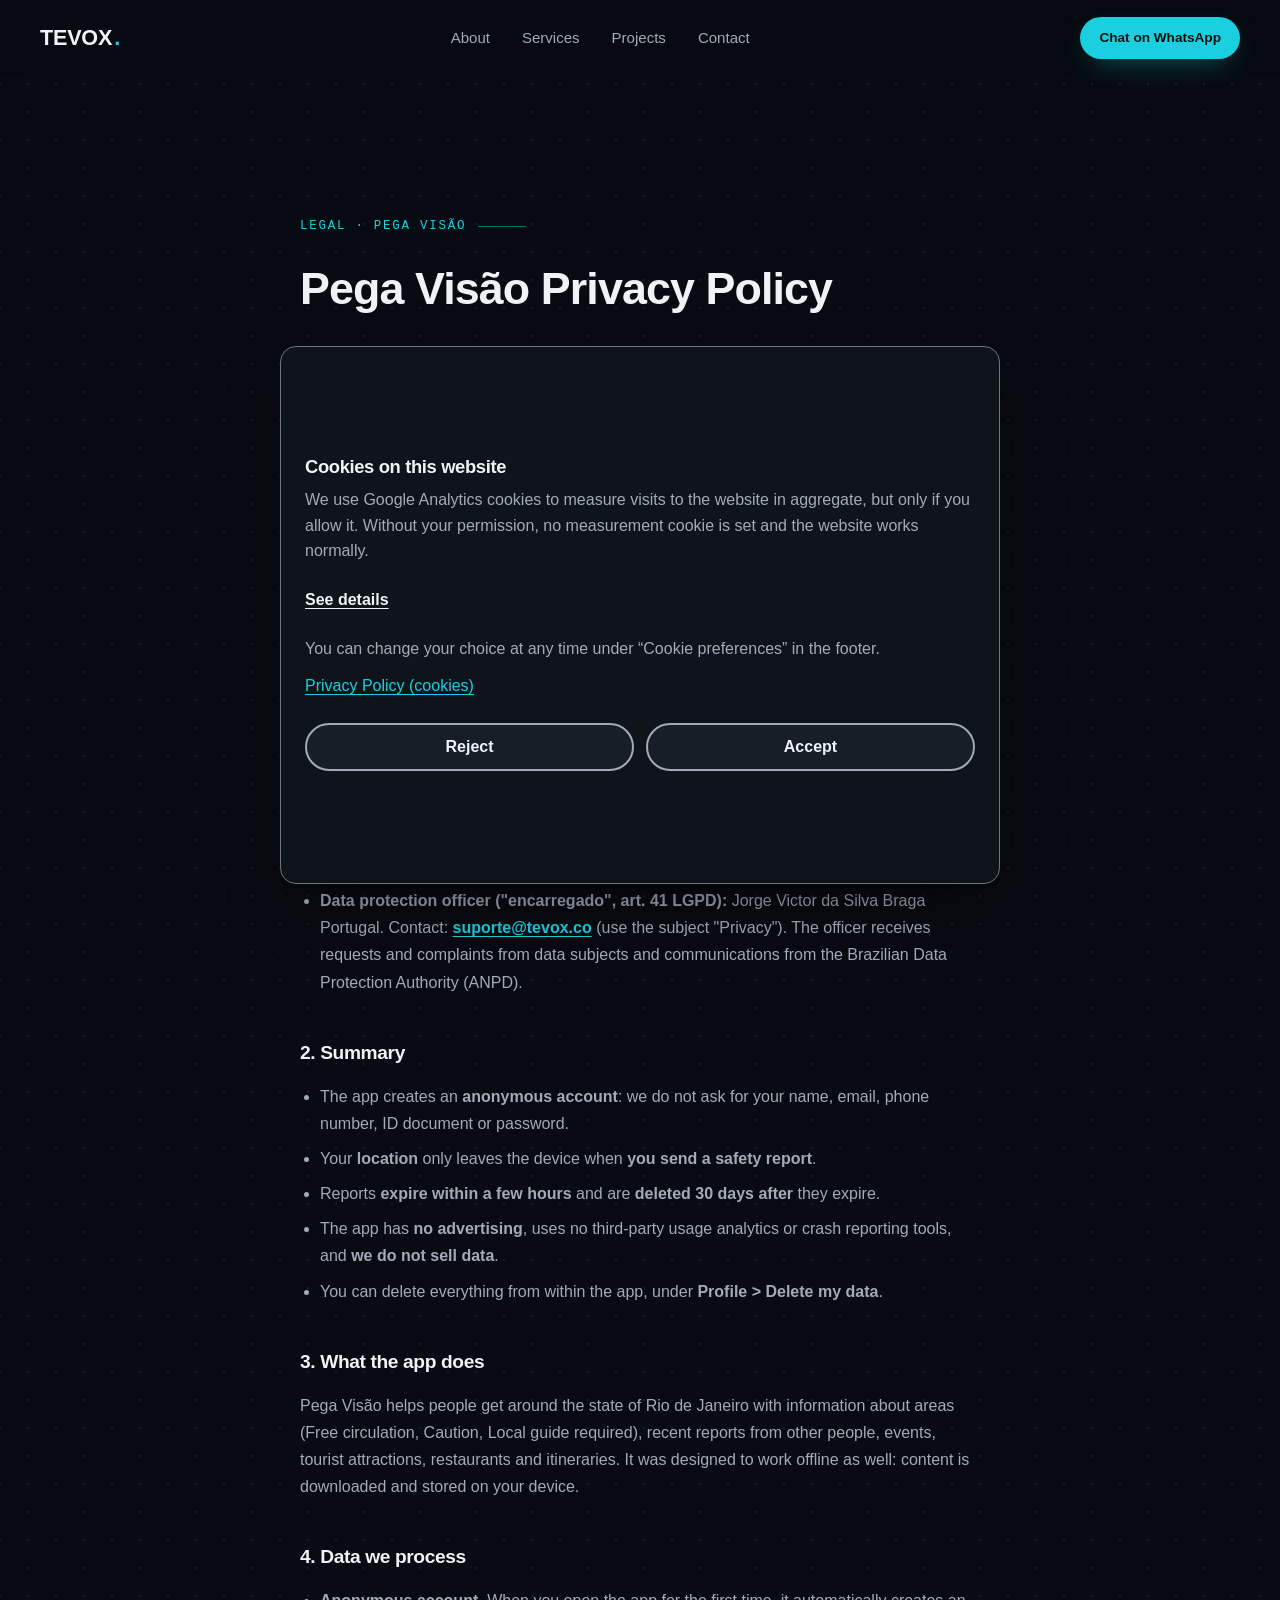
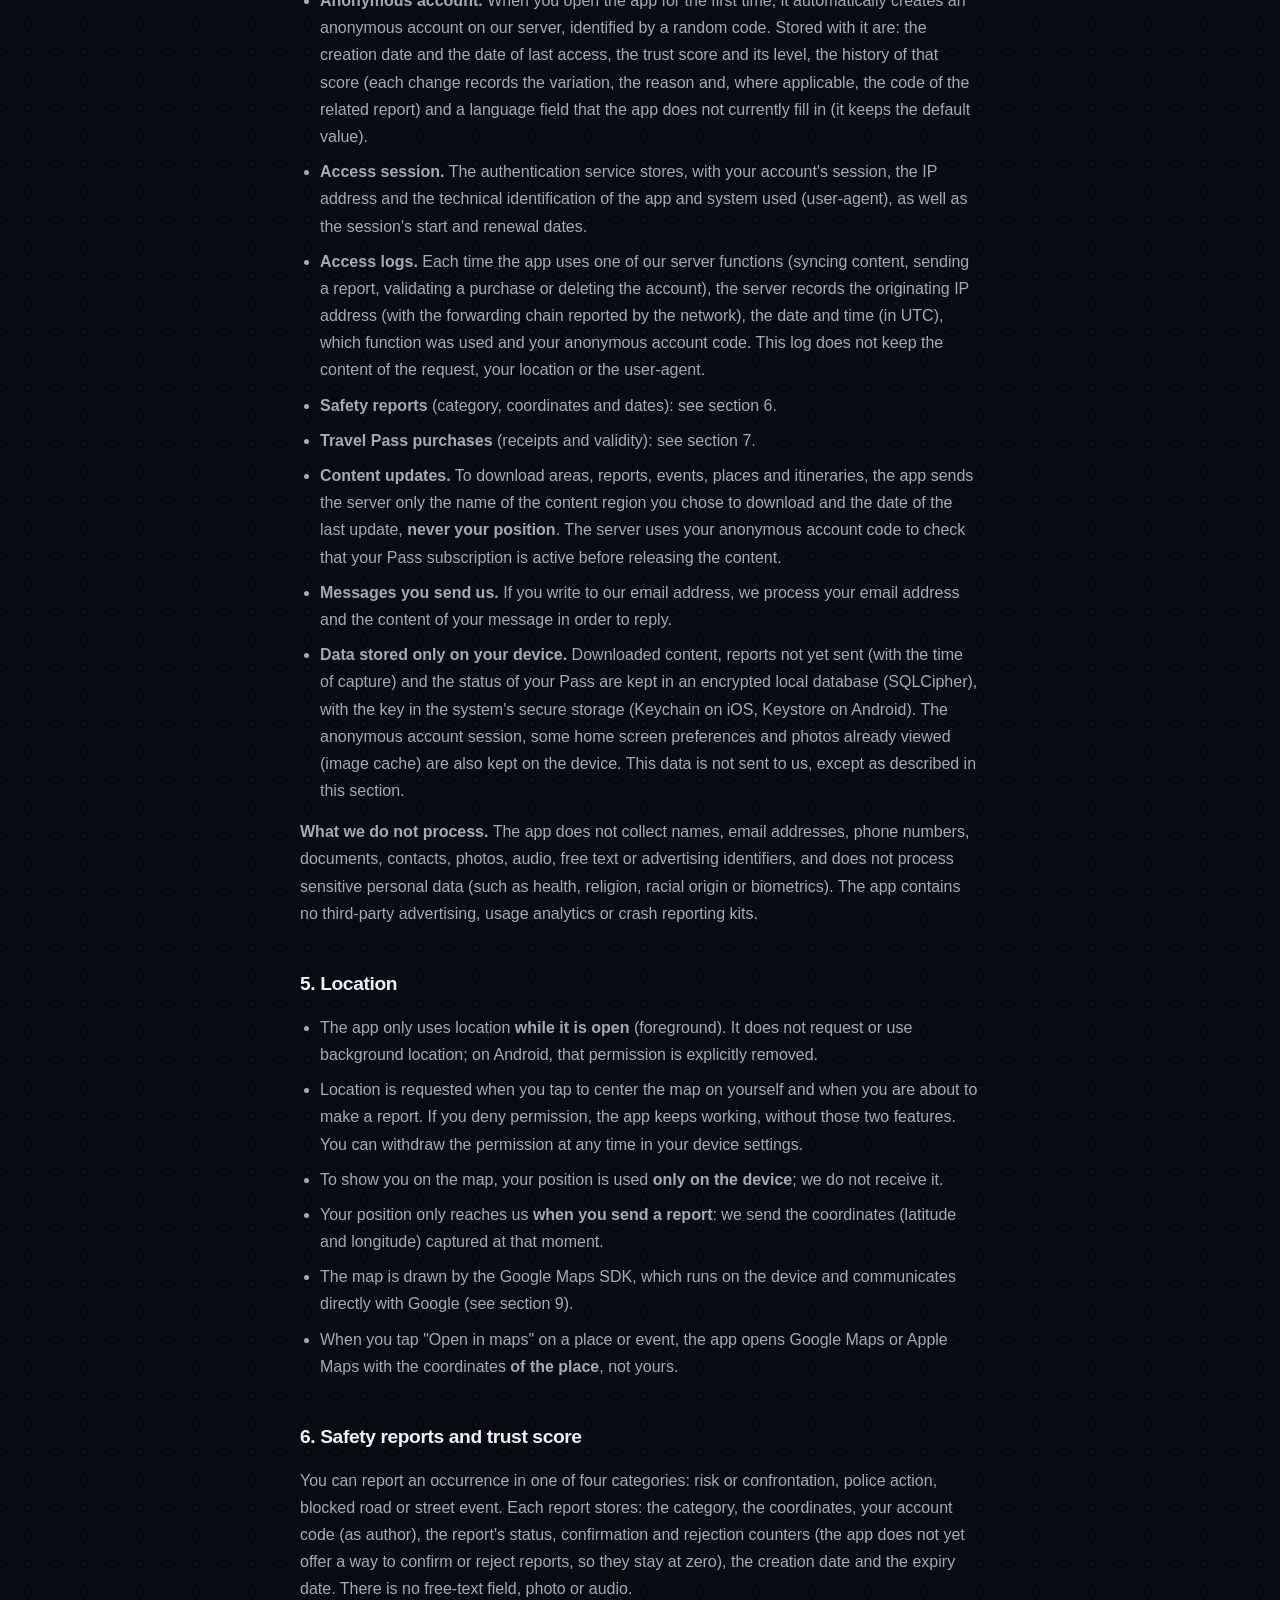
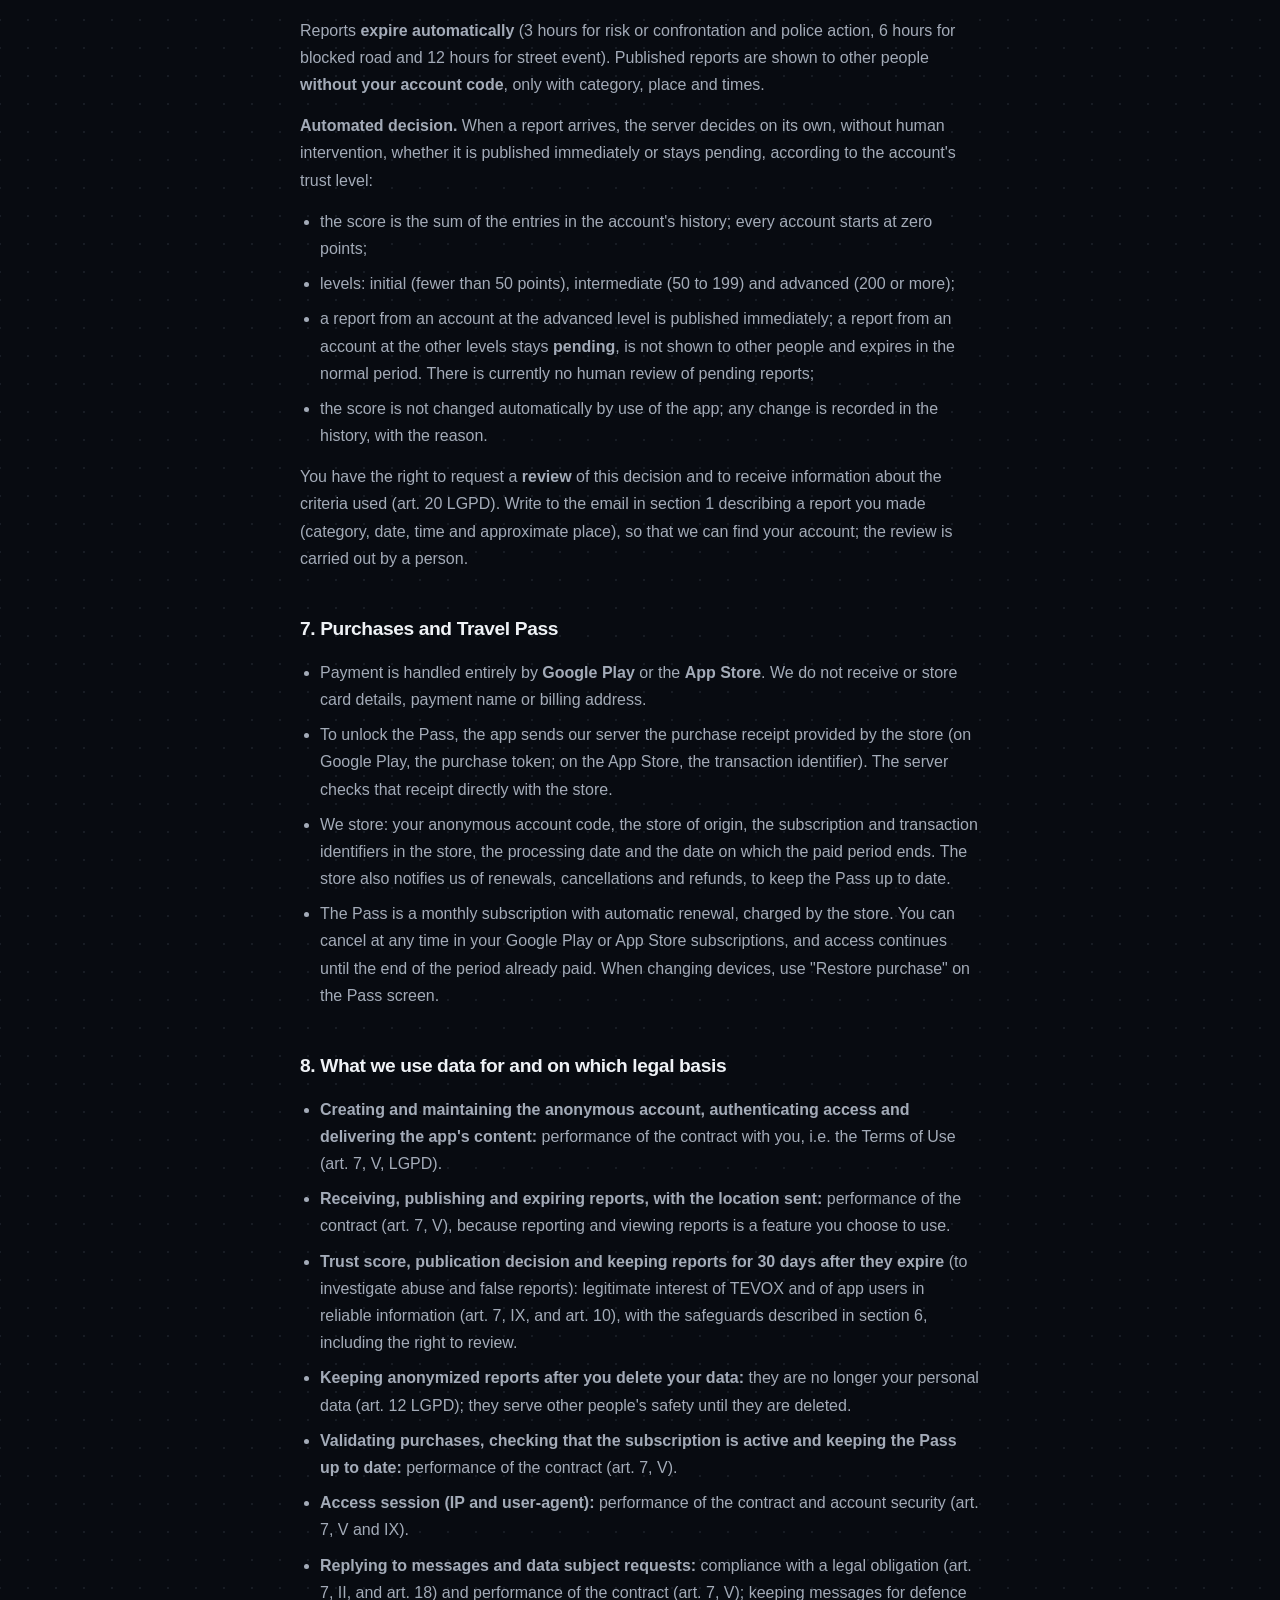
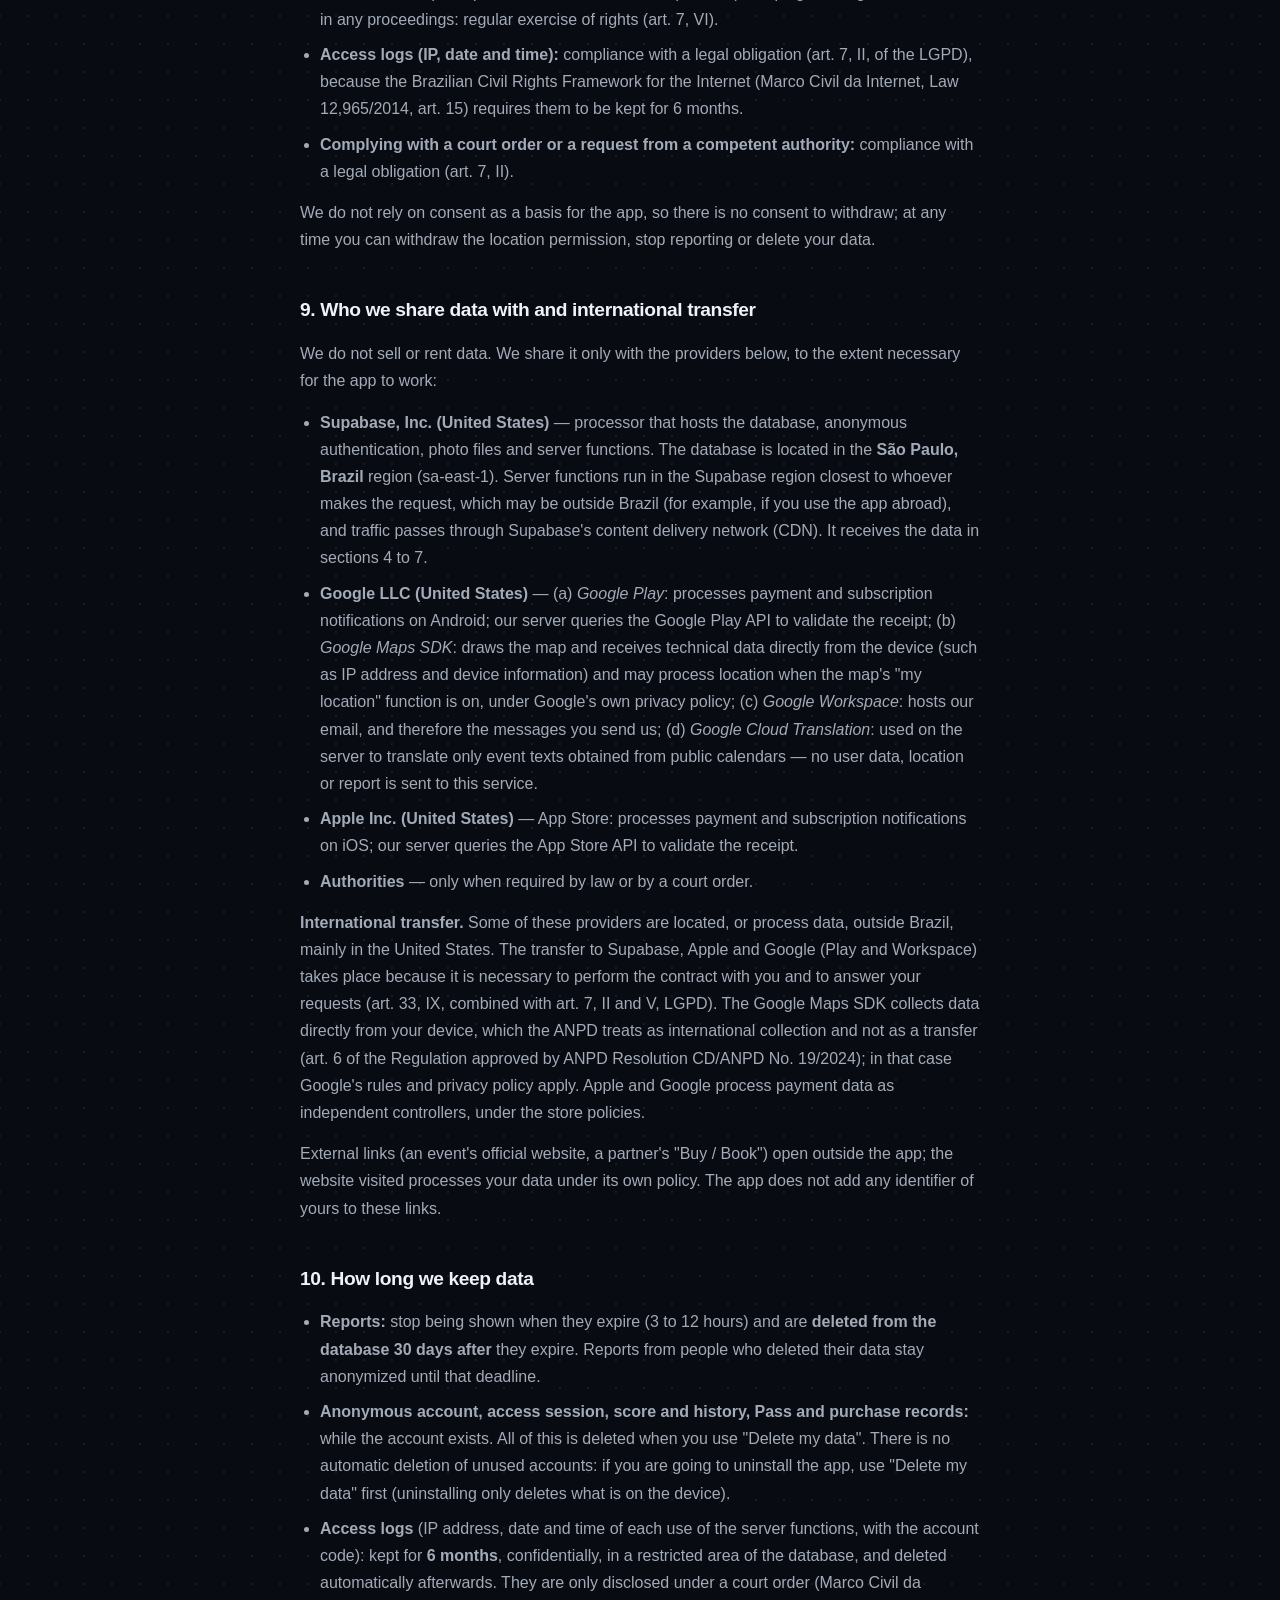
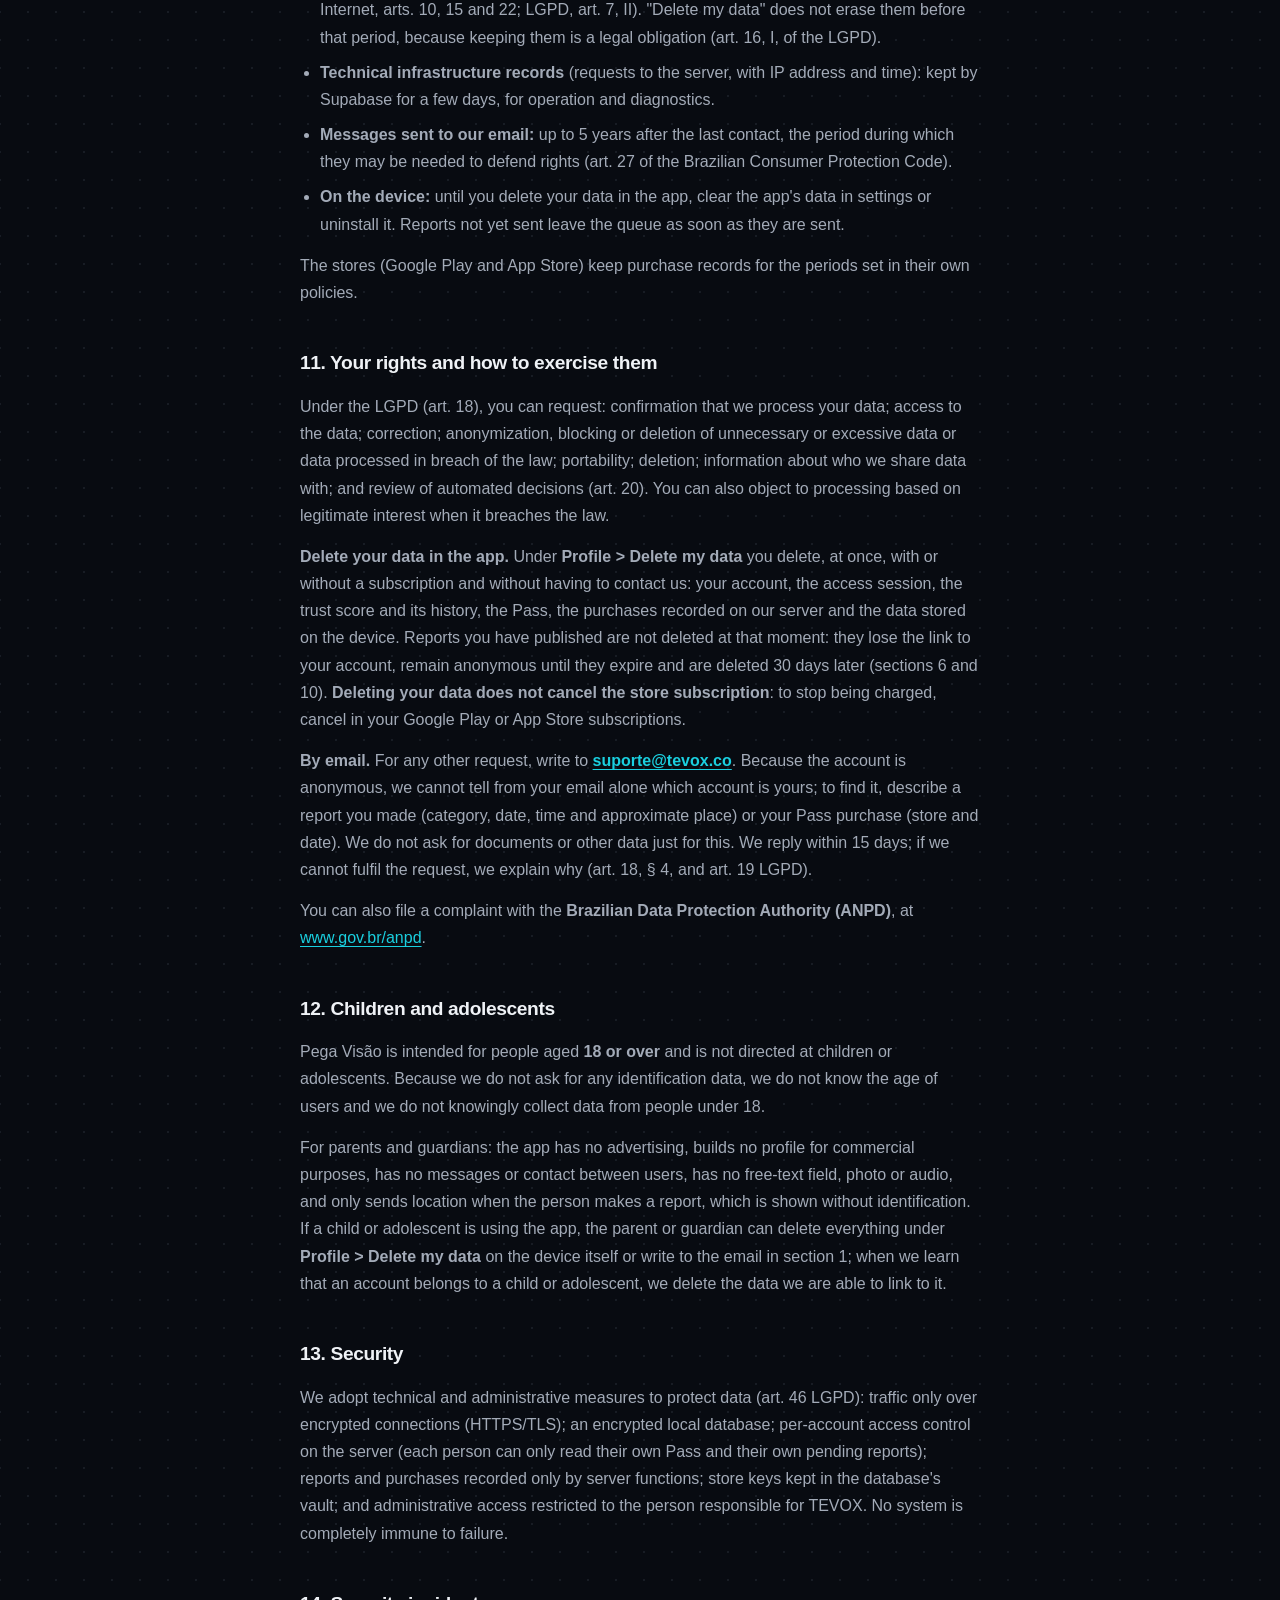
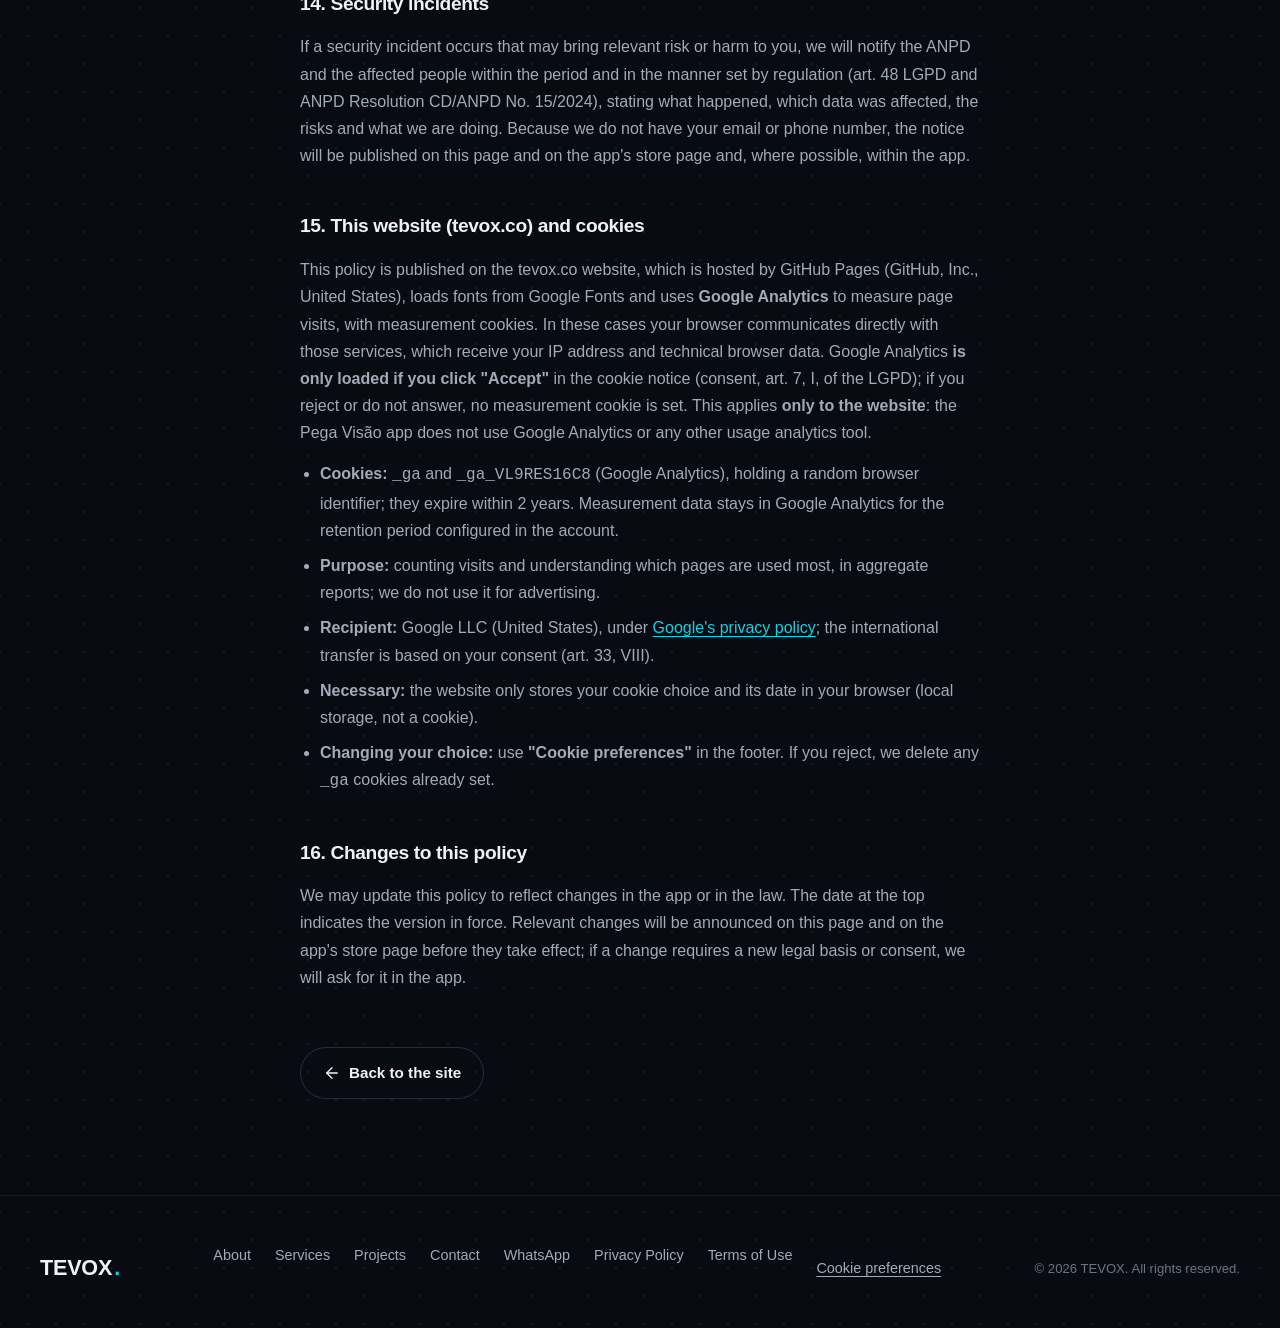
<file: pega-visao/en/privacy/index.html>
<!DOCTYPE html>
<html lang="en">
<head>
  <meta charset="UTF-8" />
  <meta name="viewport" content="width=device-width, initial-scale=1.0" />
  <meta http-equiv="Content-Security-Policy" content="default-src 'self'; script-src 'self' 'unsafe-inline' https://www.googletagmanager.com; style-src 'self' 'unsafe-inline' https://fonts.googleapis.com; font-src 'self' https://fonts.gstatic.com; img-src 'self' data: https://www.googletagmanager.com https://*.google-analytics.com; connect-src 'self' https://formspree.io https://www.googletagmanager.com https://*.google-analytics.com https://*.analytics.google.com; object-src 'none'; base-uri 'self'; form-action 'self' https://formspree.io; upgrade-insecure-requests" />
  <meta name="referrer" content="strict-origin-when-cross-origin" />
  <title>Pega Visão Privacy Policy — TEVOX</title>
  <meta name="description" content="How the Pega Visão app, by TEVOX, handles location, safety reports, anonymous account and purchases." />
  <link rel="canonical" href="https://tevox.co/pega-visao/en/privacy" />
  <link rel="alternate" hreflang="pt-BR" href="https://tevox.co/pega-visao/privacidade" />
  <link rel="alternate" hreflang="en" href="https://tevox.co/pega-visao/en/privacy" />
  <link rel="alternate" hreflang="es" href="https://tevox.co/pega-visao/es/privacidad" />
  <link rel="alternate" hreflang="zh-CN" href="https://tevox.co/pega-visao/zh/privacy" />
  <link rel="alternate" hreflang="x-default" href="https://tevox.co/pega-visao/privacidade" />
  <meta name="theme-color" content="#111a24" />

  <link rel="icon" type="image/svg+xml" href="/assets/img/favicon.svg" />
  <link rel="icon" type="image/png" sizes="32x32" href="/assets/img/favicon-32x32.png" />
  <link rel="icon" type="image/png" sizes="16x16" href="/assets/img/favicon-16x16.png" />
  <link rel="apple-touch-icon" sizes="180x180" href="/assets/img/apple-touch-icon.png" />
  <link rel="manifest" href="/site.webmanifest" />

  <meta property="og:type" content="website" />
  <meta property="og:site_name" content="TEVOX" />
  <meta property="og:locale" content="en_US" />
  <meta property="og:url" content="https://tevox.co/pega-visao/en/privacy" />
  <meta property="og:title" content="Pega Visão Privacy Policy — TEVOX" />
  <meta property="og:description" content="How the Pega Visão app, by TEVOX, handles location, safety reports, anonymous account and purchases." />
  <meta property="og:image" content="https://tevox.co/assets/img/og-image.jpg" />
  <meta property="og:image:width" content="1200" />
  <meta property="og:image:height" content="630" />
  <meta name="twitter:card" content="summary_large_image" />
  <meta name="twitter:image" content="https://tevox.co/assets/img/og-image.jpg" />

  <link rel="preconnect" href="https://fonts.googleapis.com" />
  <link rel="preconnect" href="https://fonts.gstatic.com" crossorigin />
  <link rel="preload" as="style" href="https://fonts.googleapis.com/css2?family=Space+Grotesk:wght@500;600;700&family=Inter+Tight:wght@400;500;600&family=JetBrains+Mono:wght@400;500&display=swap" />
  <link rel="stylesheet" href="https://fonts.googleapis.com/css2?family=Space+Grotesk:wght@500;600;700&family=Inter+Tight:wght@400;500;600&family=JetBrains+Mono:wght@400;500&display=swap" media="print" onload="this.media='all'" />
  <noscript>
    <link rel="stylesheet" href="https://fonts.googleapis.com/css2?family=Space+Grotesk:wght@500;600;700&family=Inter+Tight:wght@400;500;600&family=JetBrains+Mono:wght@400;500&display=swap" />
  </noscript>

  <link rel="stylesheet" href="/assets/css/style.css" />

  <!-- Aviso de cookies: o Google Analytics (G-VL9RES16C8) só carrega depois do "Aceitar" -->
  <link rel="stylesheet" href="/assets/css/consentimento.css" />
  <script src="/assets/js/consentimento.js" defer></script>
  <style>
    .lang-switch{display:flex;flex-wrap:wrap;align-items:center;gap:.4rem;margin:0 0 1.25rem;font-family:"JetBrains Mono",monospace;font-size:.8rem}
    .lang-switch a,.lang-switch span{padding:.2rem .6rem;border:1px solid currentColor;border-radius:999px;text-decoration:none;opacity:.7}
    .lang-switch a:hover,.lang-switch a:focus-visible{opacity:1}
    .lang-switch [aria-current="page"]{opacity:1;font-weight:600}
  </style>
</head>
<body>

  <header class="site-header" id="header">
    <div class="wrap header-inner">
      <a class="logo" href="/index.html#top">TEVOX<span class="logo-dot">.</span></a>

      <nav class="nav" aria-label="Main navigation">
        <a href="/index.html#sobre">About</a>
        <a href="/index.html#servicos">Services</a>
        <a href="/index.html#projetos">Projects</a>
        <a href="/index.html#contato">Contact</a>
      </nav>

      <a class="btn btn-primary btn-sm header-cta" href="https://wa.me/5521995925328?text=Ol%C3%A1%2C%20vim%20pelo%20site%20da%20TEVOX" target="_blank" rel="noopener">
        Chat on WhatsApp
      </a>

      <button class="nav-toggle" id="navToggle" aria-label="Open menu" aria-expanded="false" aria-controls="mobileNav">
        <svg class="icon-open" viewBox="0 0 24 24" fill="none" stroke="currentColor" stroke-width="1.7" stroke-linecap="round"><line x1="4" y1="7" x2="20" y2="7"/><line x1="4" y1="12" x2="20" y2="12"/><line x1="4" y1="17" x2="20" y2="17"/></svg>
        <svg class="icon-close" viewBox="0 0 24 24" fill="none" stroke="currentColor" stroke-width="1.7" stroke-linecap="round"><line x1="6" y1="6" x2="18" y2="18"/><line x1="18" y1="6" x2="6" y2="18"/></svg>
      </button>
    </div>

    <nav class="mobile-nav" id="mobileNav" aria-label="Mobile navigation">
      <a href="/index.html#sobre">About</a>
      <a href="/index.html#servicos">Services</a>
      <a href="/index.html#projetos">Projects</a>
      <a href="/index.html#contato">Contact</a>
      <a class="btn btn-primary" href="https://wa.me/5521995925328?text=Ol%C3%A1%2C%20vim%20pelo%20site%20da%20TEVOX" target="_blank" rel="noopener">
        Chat on WhatsApp
      </a>
    </nav>
  </header>

  <main id="top">
    <section class="legal">
      <div class="wrap legal-wrap">
        <p class="eyebrow">Legal · Pega Visão</p>
        <h1>Pega Visão Privacy Policy</h1>
        <p class="lead">Last updated: November 6, 2026. In case of any divergence between versions, the Portuguese version prevails.</p>
        <nav class="lang-switch" aria-label="Language"><a href="/pega-visao/privacidade" hreflang="pt-BR" lang="pt-BR" title="Português">PT</a><span aria-current="page" lang="en" title="English">EN</span><a href="/pega-visao/es/privacidad" hreflang="es" lang="es" title="Español">ES</a><a href="/pega-visao/zh/privacy" hreflang="zh-CN" lang="zh-CN" title="简体中文">中文</a></nav>

        <div class="legal-body">
          <p>This policy explains which personal data the <strong>Pega Visão</strong> app processes, for what purpose, on which legal basis, with whom it is shared, how long it is kept and how you exercise your rights. It follows the Brazilian General Data Protection Law (LGPD, Law No. 13,709/2018) and the Brazilian Civil Rights Framework for the Internet (Marco Civil da Internet, Law No. 12,965/2014). The Portuguese version is the official one; this translation is provided for convenience and, in case of any difference, the Portuguese version prevails.</p>

          <h2>1. Who is responsible and how to contact us</h2>
          <ul>
            <li><strong>Controller:</strong> JORGE VICTOR DA SILVA BRAGA PORTUGAL DESENVOLVIMENTO DE SOFTWARE LTDA, trading as <strong>TEVOX</strong>, a Brazilian micro-enterprise registered under CNPJ 68.512.157/0001-30, with registered office at Rua Visconde do Rio Branco, 1488, Conjunto 909, 9º andar, Condomínio Universe Life Square, Bloco Comercial, Centro, Curitiba/PR, CEP 80420-210, Brazil. TEVOX is a digital company: support is provided through the electronic channels below.</li>
            <li><strong>Data protection officer ("encarregado", art. 41 LGPD):</strong> Jorge Victor da Silva Braga Portugal. Contact: <strong><a href="mailto:suporte@tevox.co?subject=Privacy">suporte@tevox.co</a></strong> (use the subject "Privacy"). The officer receives requests and complaints from data subjects and communications from the Brazilian Data Protection Authority (ANPD).</li>
          </ul>

          <h2>2. Summary</h2>
          <ul>
            <li>The app creates an <strong>anonymous account</strong>: we do not ask for your name, email, phone number, ID document or password.</li>
            <li>Your <strong>location</strong> only leaves the device when <strong>you send a safety report</strong>.</li>
            <li>Reports <strong>expire within a few hours</strong> and are <strong>deleted 30 days after</strong> they expire.</li>
            <li>The app has <strong>no advertising</strong>, uses no third-party usage analytics or crash reporting tools, and <strong>we do not sell data</strong>.</li>
            <li>You can delete everything from within the app, under <strong>Profile &gt; Delete my data</strong>.</li>
          </ul>

          <h2>3. What the app does</h2>
          <p>Pega Visão helps people get around the state of Rio de Janeiro with information about areas (Free circulation, Caution, Local guide required), recent reports from other people, events, tourist attractions, restaurants and itineraries. It was designed to work offline as well: content is downloaded and stored on your device.</p>

          <h2>4. Data we process</h2>
          <ul>
            <li><strong>Anonymous account.</strong> When you open the app for the first time, it automatically creates an anonymous account on our server, identified by a random code. Stored with it are: the creation date and the date of last access, the trust score and its level, the history of that score (each change records the variation, the reason and, where applicable, the code of the related report) and a language field that the app does not currently fill in (it keeps the default value).</li>
            <li><strong>Access session.</strong> The authentication service stores, with your account's session, the IP address and the technical identification of the app and system used (user-agent), as well as the session's start and renewal dates.</li>
            <li><strong>Access logs.</strong> Each time the app uses one of our server functions (syncing content, sending a report, validating a purchase or deleting the account), the server records the originating IP address (with the forwarding chain reported by the network), the date and time (in UTC), which function was used and your anonymous account code. This log does not keep the content of the request, your location or the user-agent.</li>
            <li><strong>Safety reports</strong> (category, coordinates and dates): see section 6.</li>
            <li><strong>Travel Pass purchases</strong> (receipts and validity): see section 7.</li>
            <li><strong>Content updates.</strong> To download areas, reports, events, places and itineraries, the app sends the server only the name of the content region you chose to download and the date of the last update, <strong>never your position</strong>. The server uses your anonymous account code to check that your Pass subscription is active before releasing the content.</li>
            <li><strong>Messages you send us.</strong> If you write to our email address, we process your email address and the content of your message in order to reply.</li>
            <li><strong>Data stored only on your device.</strong> Downloaded content, reports not yet sent (with the time of capture) and the status of your Pass are kept in an encrypted local database (SQLCipher), with the key in the system's secure storage (Keychain on iOS, Keystore on Android). The anonymous account session, some home screen preferences and photos already viewed (image cache) are also kept on the device. This data is not sent to us, except as described in this section.</li>
          </ul>
          <p><strong>What we do not process.</strong> The app does not collect names, email addresses, phone numbers, documents, contacts, photos, audio, free text or advertising identifiers, and does not process sensitive personal data (such as health, religion, racial origin or biometrics). The app contains no third-party advertising, usage analytics or crash reporting kits.</p>

          <h2>5. Location</h2>
          <ul>
            <li>The app only uses location <strong>while it is open</strong> (foreground). It does not request or use background location; on Android, that permission is explicitly removed.</li>
            <li>Location is requested when you tap to center the map on yourself and when you are about to make a report. If you deny permission, the app keeps working, without those two features. You can withdraw the permission at any time in your device settings.</li>
            <li>To show you on the map, your position is used <strong>only on the device</strong>; we do not receive it.</li>
            <li>Your position only reaches us <strong>when you send a report</strong>: we send the coordinates (latitude and longitude) captured at that moment.</li>
            <li>The map is drawn by the Google Maps SDK, which runs on the device and communicates directly with Google (see section 9).</li>
            <li>When you tap "Open in maps" on a place or event, the app opens Google Maps or Apple Maps with the coordinates <strong>of the place</strong>, not yours.</li>
          </ul>

          <h2>6. Safety reports and trust score</h2>
          <p>You can report an occurrence in one of four categories: risk or confrontation, police action, blocked road or street event. Each report stores: the category, the coordinates, your account code (as author), the report's status, confirmation and rejection counters (the app does not yet offer a way to confirm or reject reports, so they stay at zero), the creation date and the expiry date. There is no free-text field, photo or audio.</p>
          <p>Reports <strong>expire automatically</strong> (3 hours for risk or confrontation and police action, 6 hours for blocked road and 12 hours for street event). Published reports are shown to other people <strong>without your account code</strong>, only with category, place and times.</p>
          <p><strong>Automated decision.</strong> When a report arrives, the server decides on its own, without human intervention, whether it is published immediately or stays pending, according to the account's trust level:</p>
          <ul>
            <li>the score is the sum of the entries in the account's history; every account starts at zero points;</li>
            <li>levels: initial (fewer than 50 points), intermediate (50 to 199) and advanced (200 or more);</li>
            <li>a report from an account at the advanced level is published immediately; a report from an account at the other levels stays <strong>pending</strong>, is not shown to other people and expires in the normal period. There is currently no human review of pending reports;</li>
            <li>the score is not changed automatically by use of the app; any change is recorded in the history, with the reason.</li>
          </ul>
          <p>You have the right to request a <strong>review</strong> of this decision and to receive information about the criteria used (art. 20 LGPD). Write to the email in section 1 describing a report you made (category, date, time and approximate place), so that we can find your account; the review is carried out by a person.</p>

          <h2>7. Purchases and Travel Pass</h2>
          <ul>
            <li>Payment is handled entirely by <strong>Google Play</strong> or the <strong>App Store</strong>. We do not receive or store card details, payment name or billing address.</li>
            <li>To unlock the Pass, the app sends our server the purchase receipt provided by the store (on Google Play, the purchase token; on the App Store, the transaction identifier). The server checks that receipt directly with the store.</li>
            <li>We store: your anonymous account code, the store of origin, the subscription and transaction identifiers in the store, the processing date and the date on which the paid period ends. The store also notifies us of renewals, cancellations and refunds, to keep the Pass up to date.</li>
            <li>The Pass is a monthly subscription with automatic renewal, charged by the store. You can cancel at any time in your Google Play or App Store subscriptions, and access continues until the end of the period already paid. When changing devices, use "Restore purchase" on the Pass screen.</li>
          </ul>

          <h2>8. What we use data for and on which legal basis</h2>
          <ul>
            <li><strong>Creating and maintaining the anonymous account, authenticating access and delivering the app's content:</strong> performance of the contract with you, i.e. the Terms of Use (art. 7, V, LGPD).</li>
            <li><strong>Receiving, publishing and expiring reports, with the location sent:</strong> performance of the contract (art. 7, V), because reporting and viewing reports is a feature you choose to use.</li>
            <li><strong>Trust score, publication decision and keeping reports for 30 days after they expire</strong> (to investigate abuse and false reports): legitimate interest of TEVOX and of app users in reliable information (art. 7, IX, and art. 10), with the safeguards described in section 6, including the right to review.</li>
            <li><strong>Keeping anonymized reports after you delete your data:</strong> they are no longer your personal data (art. 12 LGPD); they serve other people's safety until they are deleted.</li>
            <li><strong>Validating purchases, checking that the subscription is active and keeping the Pass up to date:</strong> performance of the contract (art. 7, V).</li>
            <li><strong>Access session (IP and user-agent):</strong> performance of the contract and account security (art. 7, V and IX).</li>
            <li><strong>Replying to messages and data subject requests:</strong> compliance with a legal obligation (art. 7, II, and art. 18) and performance of the contract (art. 7, V); keeping messages for defence in any proceedings: regular exercise of rights (art. 7, VI).</li>
            <li><strong>Access logs (IP, date and time):</strong> compliance with a legal obligation (art. 7, II, of the LGPD), because the Brazilian Civil Rights Framework for the Internet (Marco Civil da Internet, Law 12,965/2014, art. 15) requires them to be kept for 6 months.</li>
            <li><strong>Complying with a court order or a request from a competent authority:</strong> compliance with a legal obligation (art. 7, II).</li>
          </ul>
          <p>We do not rely on consent as a basis for the app, so there is no consent to withdraw; at any time you can withdraw the location permission, stop reporting or delete your data.</p>

          <h2>9. Who we share data with and international transfer</h2>
          <p>We do not sell or rent data. We share it only with the providers below, to the extent necessary for the app to work:</p>
          <ul>
            <li><strong>Supabase, Inc. (United States)</strong> — processor that hosts the database, anonymous authentication, photo files and server functions. The database is located in the <strong>São Paulo, Brazil</strong> region (sa-east-1). Server functions run in the Supabase region closest to whoever makes the request, which may be outside Brazil (for example, if you use the app abroad), and traffic passes through Supabase's content delivery network (CDN). It receives the data in sections 4 to 7.</li>
            <li><strong>Google LLC (United States)</strong> — (a) <em>Google Play</em>: processes payment and subscription notifications on Android; our server queries the Google Play API to validate the receipt; (b) <em>Google Maps SDK</em>: draws the map and receives technical data directly from the device (such as IP address and device information) and may process location when the map's "my location" function is on, under Google's own privacy policy; (c) <em>Google Workspace</em>: hosts our email, and therefore the messages you send us; (d) <em>Google Cloud Translation</em>: used on the server to translate only event texts obtained from public calendars — no user data, location or report is sent to this service.</li>
            <li><strong>Apple Inc. (United States)</strong> — App Store: processes payment and subscription notifications on iOS; our server queries the App Store API to validate the receipt.</li>
            <li><strong>Authorities</strong> — only when required by law or by a court order.</li>
          </ul>
          <p><strong>International transfer.</strong> Some of these providers are located, or process data, outside Brazil, mainly in the United States. The transfer to Supabase, Apple and Google (Play and Workspace) takes place because it is necessary to perform the contract with you and to answer your requests (art. 33, IX, combined with art. 7, II and V, LGPD). The Google Maps SDK collects data directly from your device, which the ANPD treats as international collection and not as a transfer (art. 6 of the Regulation approved by ANPD Resolution CD/ANPD No. 19/2024); in that case Google's rules and privacy policy apply. Apple and Google process payment data as independent controllers, under the store policies.</p>
          <p>External links (an event's official website, a partner's "Buy / Book") open outside the app; the website visited processes your data under its own policy. The app does not add any identifier of yours to these links.</p>

          <h2>10. How long we keep data</h2>
          <ul>
            <li><strong>Reports:</strong> stop being shown when they expire (3 to 12 hours) and are <strong>deleted from the database 30 days after</strong> they expire. Reports from people who deleted their data stay anonymized until that deadline.</li>
            <li><strong>Anonymous account, access session, score and history, Pass and purchase records:</strong> while the account exists. All of this is deleted when you use "Delete my data". There is no automatic deletion of unused accounts: if you are going to uninstall the app, use "Delete my data" first (uninstalling only deletes what is on the device).</li>
            <li><strong>Access logs</strong> (IP address, date and time of each use of the server functions, with the account code): kept for <strong>6 months</strong>, confidentially, in a restricted area of the database, and deleted automatically afterwards. They are only disclosed under a court order (Marco Civil da Internet, arts. 10, 15 and 22; LGPD, art. 7, II). "Delete my data" does not erase them before that period, because keeping them is a legal obligation (art. 16, I, of the LGPD).</li>
            <li><strong>Technical infrastructure records</strong> (requests to the server, with IP address and time): kept by Supabase for a few days, for operation and diagnostics.</li>
            <li><strong>Messages sent to our email:</strong> up to 5 years after the last contact, the period during which they may be needed to defend rights (art. 27 of the Brazilian Consumer Protection Code).</li>
            <li><strong>On the device:</strong> until you delete your data in the app, clear the app's data in settings or uninstall it. Reports not yet sent leave the queue as soon as they are sent.</li>
          </ul>
          <p>The stores (Google Play and App Store) keep purchase records for the periods set in their own policies.</p>

          <h2>11. Your rights and how to exercise them</h2>
          <p>Under the LGPD (art. 18), you can request: confirmation that we process your data; access to the data; correction; anonymization, blocking or deletion of unnecessary or excessive data or data processed in breach of the law; portability; deletion; information about who we share data with; and review of automated decisions (art. 20). You can also object to processing based on legitimate interest when it breaches the law.</p>
          <p><strong>Delete your data in the app.</strong> Under <strong>Profile &gt; Delete my data</strong> you delete, at once, with or without a subscription and without having to contact us: your account, the access session, the trust score and its history, the Pass, the purchases recorded on our server and the data stored on the device. Reports you have published are not deleted at that moment: they lose the link to your account, remain anonymous until they expire and are deleted 30 days later (sections 6 and 10). <strong>Deleting your data does not cancel the store subscription</strong>: to stop being charged, cancel in your Google Play or App Store subscriptions.</p>
          <p><strong>By email.</strong> For any other request, write to <strong><a href="mailto:suporte@tevox.co?subject=Privacy">suporte@tevox.co</a></strong>. Because the account is anonymous, we cannot tell from your email alone which account is yours; to find it, describe a report you made (category, date, time and approximate place) or your Pass purchase (store and date). We do not ask for documents or other data just for this. We reply within 15 days; if we cannot fulfil the request, we explain why (art. 18, § 4, and art. 19 LGPD).</p>
          <p>You can also file a complaint with the <strong>Brazilian Data Protection Authority (ANPD)</strong>, at <a href="https://www.gov.br/anpd" rel="noopener">www.gov.br/anpd</a>.</p>

          <h2>12. Children and adolescents</h2>
          <p>Pega Visão is intended for people aged <strong>18 or over</strong> and is not directed at children or adolescents. Because we do not ask for any identification data, we do not know the age of users and we do not knowingly collect data from people under 18.</p>
          <p>For parents and guardians: the app has no advertising, builds no profile for commercial purposes, has no messages or contact between users, has no free-text field, photo or audio, and only sends location when the person makes a report, which is shown without identification. If a child or adolescent is using the app, the parent or guardian can delete everything under <strong>Profile &gt; Delete my data</strong> on the device itself or write to the email in section 1; when we learn that an account belongs to a child or adolescent, we delete the data we are able to link to it.</p>

          <h2>13. Security</h2>
          <p>We adopt technical and administrative measures to protect data (art. 46 LGPD): traffic only over encrypted connections (HTTPS/TLS); an encrypted local database; per-account access control on the server (each person can only read their own Pass and their own pending reports); reports and purchases recorded only by server functions; store keys kept in the database's vault; and administrative access restricted to the person responsible for TEVOX. No system is completely immune to failure.</p>

          <h2>14. Security incidents</h2>
          <p>If a security incident occurs that may bring relevant risk or harm to you, we will notify the ANPD and the affected people within the period and in the manner set by regulation (art. 48 LGPD and ANPD Resolution CD/ANPD No. 15/2024), stating what happened, which data was affected, the risks and what we are doing. Because we do not have your email or phone number, the notice will be published on this page and on the app's store page and, where possible, within the app.</p>

          <h2 id="cookies">15. This website (tevox.co) and cookies</h2>
          <p>This policy is published on the tevox.co website, which is hosted by GitHub Pages (GitHub, Inc., United States), loads fonts from Google Fonts and uses <strong>Google Analytics</strong> to measure page visits, with measurement cookies. In these cases your browser communicates directly with those services, which receive your IP address and technical browser data. Google Analytics <strong>is only loaded if you click "Accept"</strong> in the cookie notice (consent, art. 7, I, of the LGPD); if you reject or do not answer, no measurement cookie is set. This applies <strong>only to the website</strong>: the Pega Visão app does not use Google Analytics or any other usage analytics tool.</p>
          <ul>
            <li><strong>Cookies:</strong> <code>_ga</code> and <code>_ga_VL9RES16C8</code> (Google Analytics), holding a random browser identifier; they expire within 2 years. Measurement data stays in Google Analytics for the retention period configured in the account.</li>
            <li><strong>Purpose:</strong> counting visits and understanding which pages are used most, in aggregate reports; we do not use it for advertising.</li>
            <li><strong>Recipient:</strong> Google LLC (United States), under <a href="https://policies.google.com/privacy" rel="noopener">Google's privacy policy</a>; the international transfer is based on your consent (art. 33, VIII).</li>
            <li><strong>Necessary:</strong> the website only stores your cookie choice and its date in your browser (local storage, not a cookie).</li>
            <li><strong>Changing your choice:</strong> use <strong>"Cookie preferences"</strong> in the footer. If you reject, we delete any <code>_ga</code> cookies already set.</li>
          </ul>

          <h2>16. Changes to this policy</h2>
          <p>We may update this policy to reflect changes in the app or in the law. The date at the top indicates the version in force. Relevant changes will be announced on this page and on the app's store page before they take effect; if a change requires a new legal basis or consent, we will ask for it in the app.</p>
        </div>

        <a class="btn btn-ghost legal-back" href="/index.html#top">
          <svg viewBox="0 0 24 24" fill="none" stroke="currentColor" stroke-width="1.7" stroke-linecap="round" stroke-linejoin="round"><line x1="19" y1="12" x2="5" y2="12"/><polyline points="12 19 5 12 12 5"/></svg>
          Back to the site
        </a>
      </div>
    </section>
  </main>

  <footer class="site-footer">
    <div class="wrap footer-grid">
      <a class="logo" href="/index.html#top">TEVOX<span class="logo-dot">.</span></a>
      <nav class="footer-nav" aria-label="Footer navigation">
        <a href="/index.html#sobre">About</a>
        <a href="/index.html#servicos">Services</a>
        <a href="/index.html#projetos">Projects</a>
        <a href="/index.html#contato">Contact</a>
        <a href="https://wa.me/5521995925328" target="_blank" rel="noopener">WhatsApp</a>
        <a href="/pega-visao/en/privacy">Privacy Policy</a>
        <a href="/pega-visao/en/terms">Terms of Use</a>
      </nav>
      <p class="footer-meta">© 2026 TEVOX. All rights reserved.</p>
    </div>
  </footer>

  <script src="/assets/js/main.js"></script>
</body>
</html>
</file>
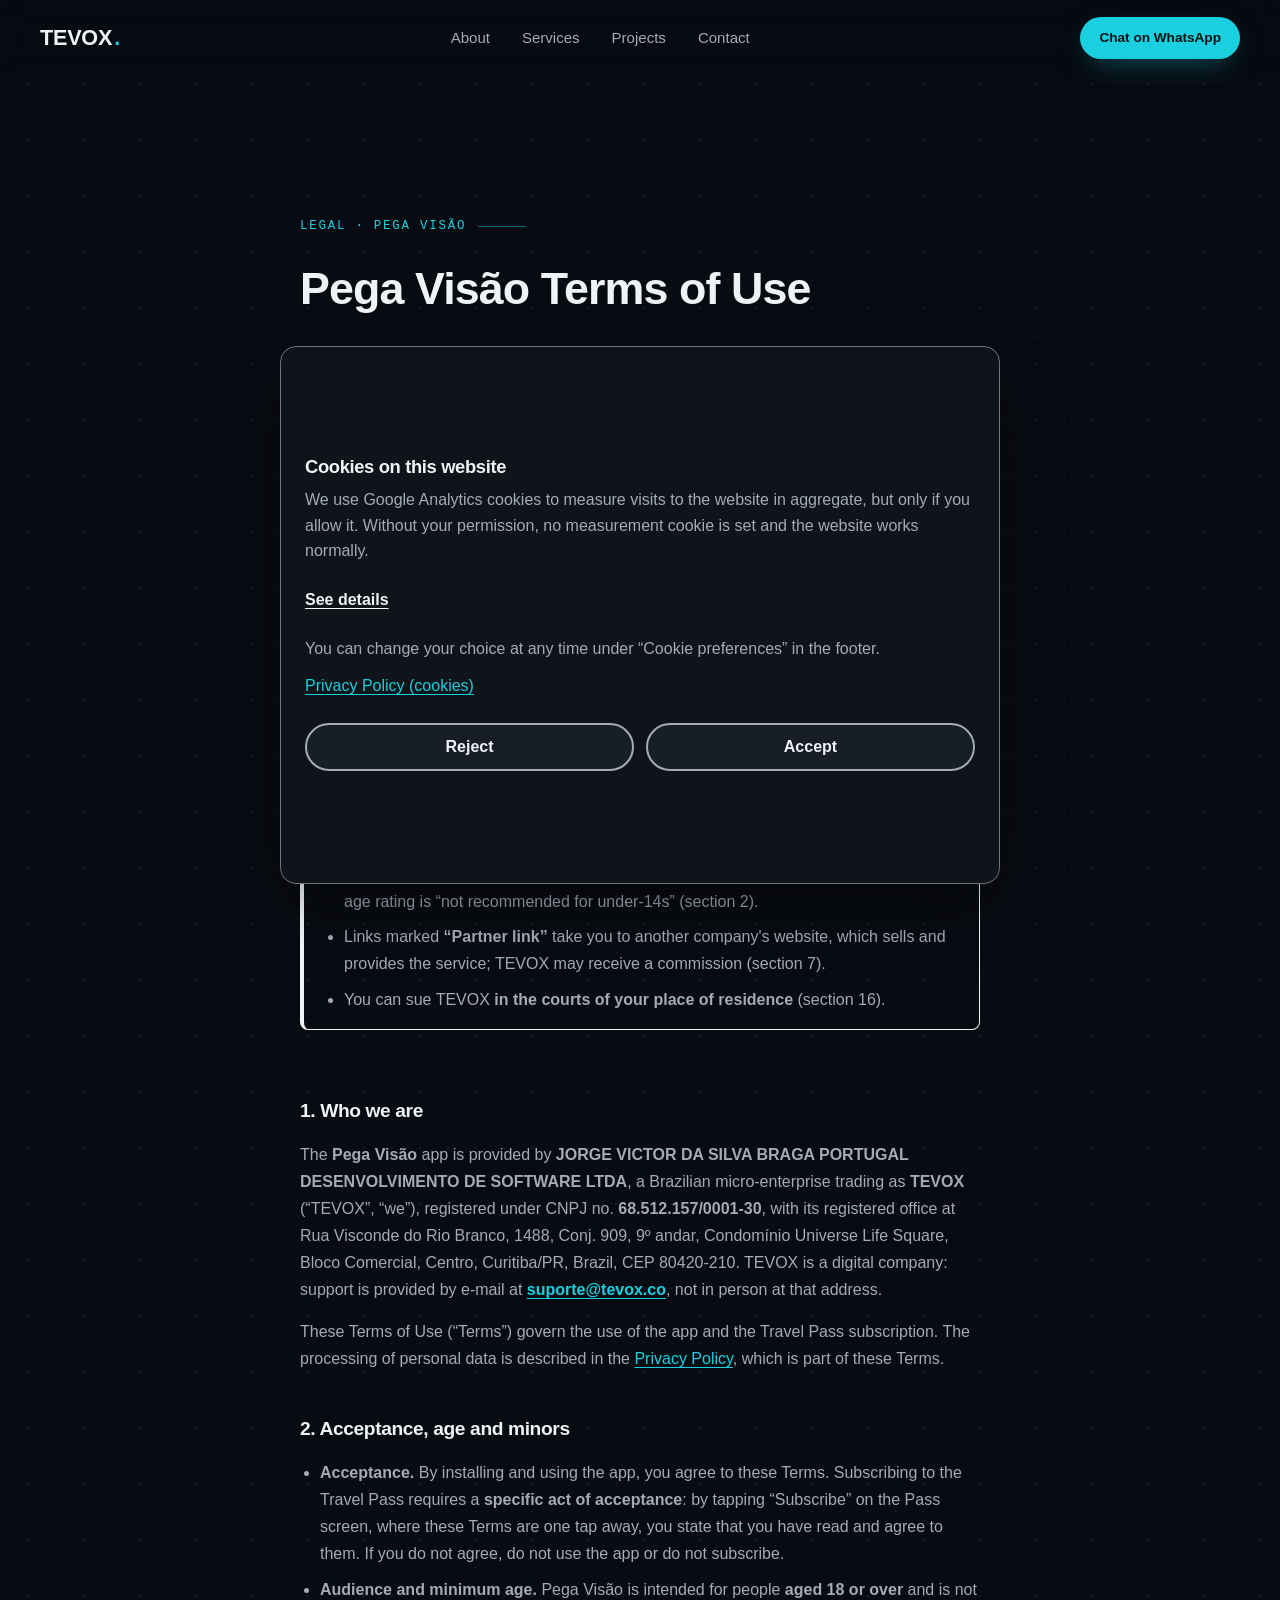
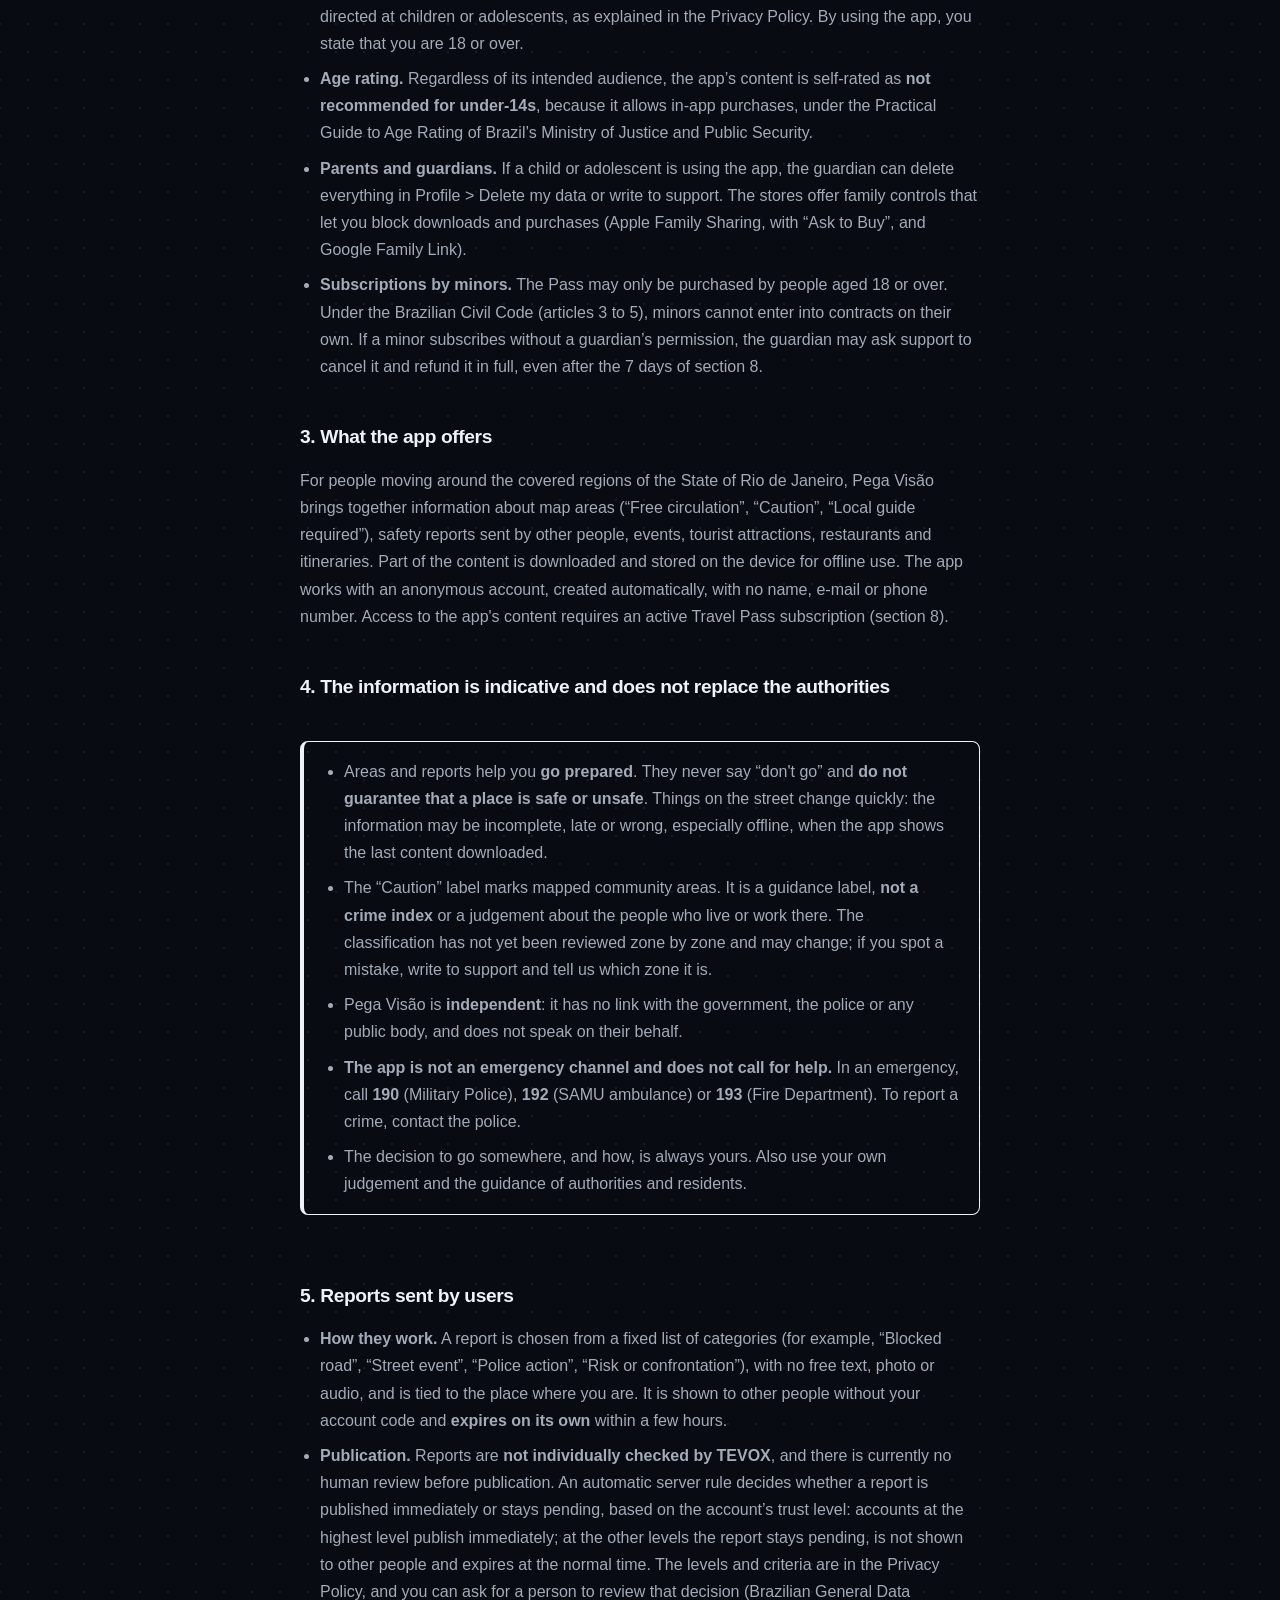
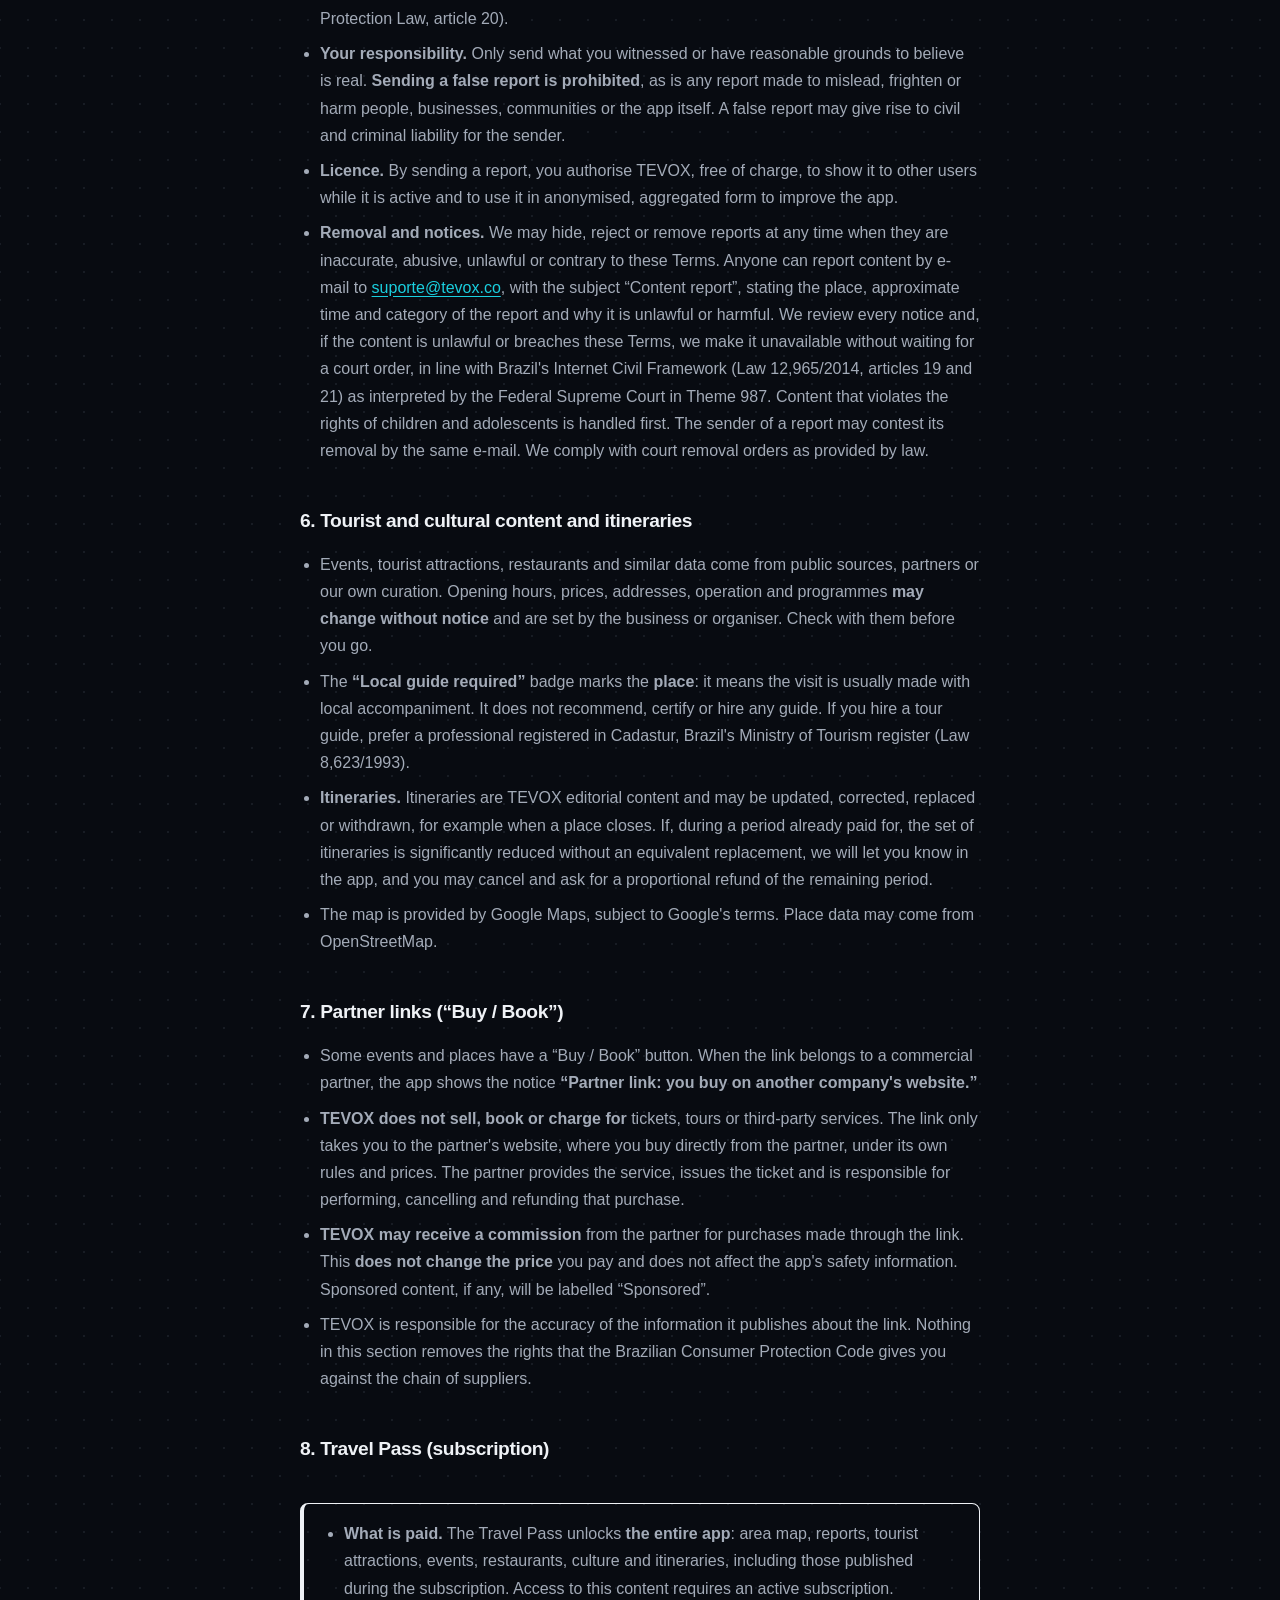
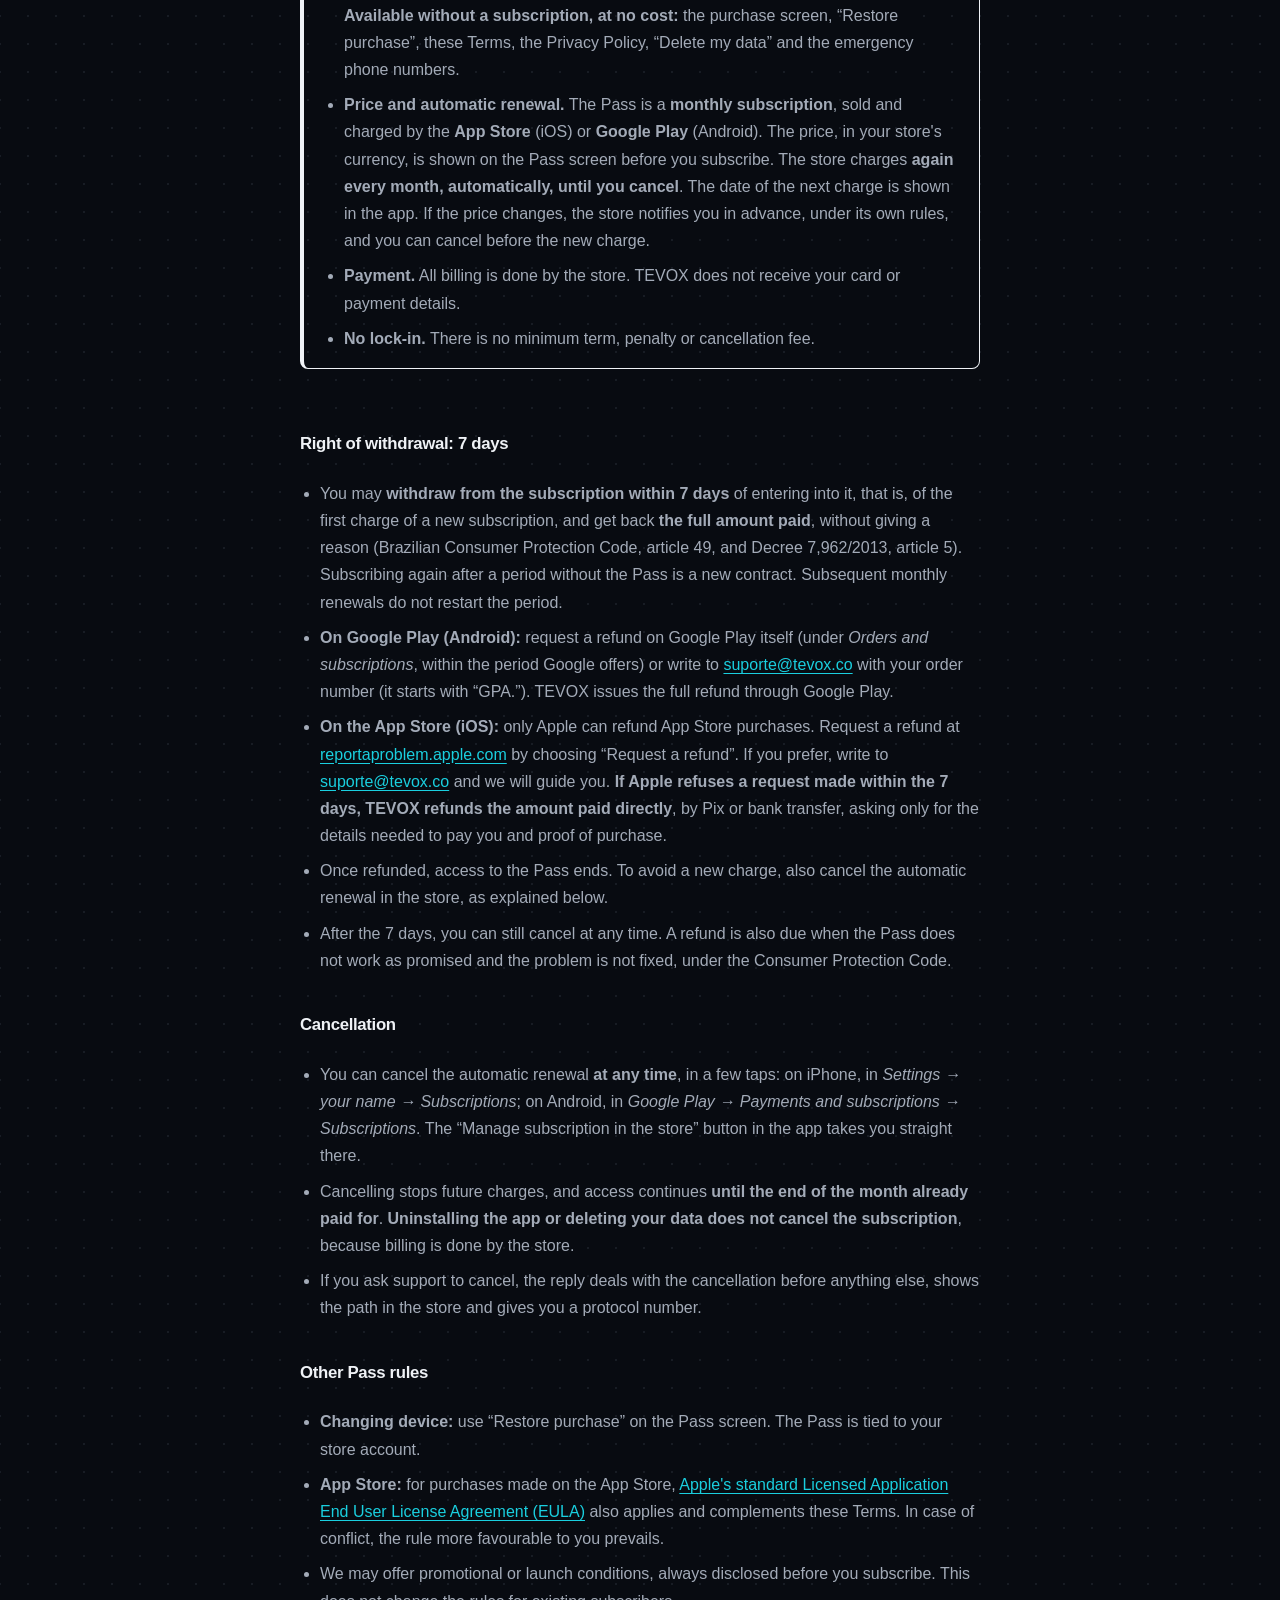
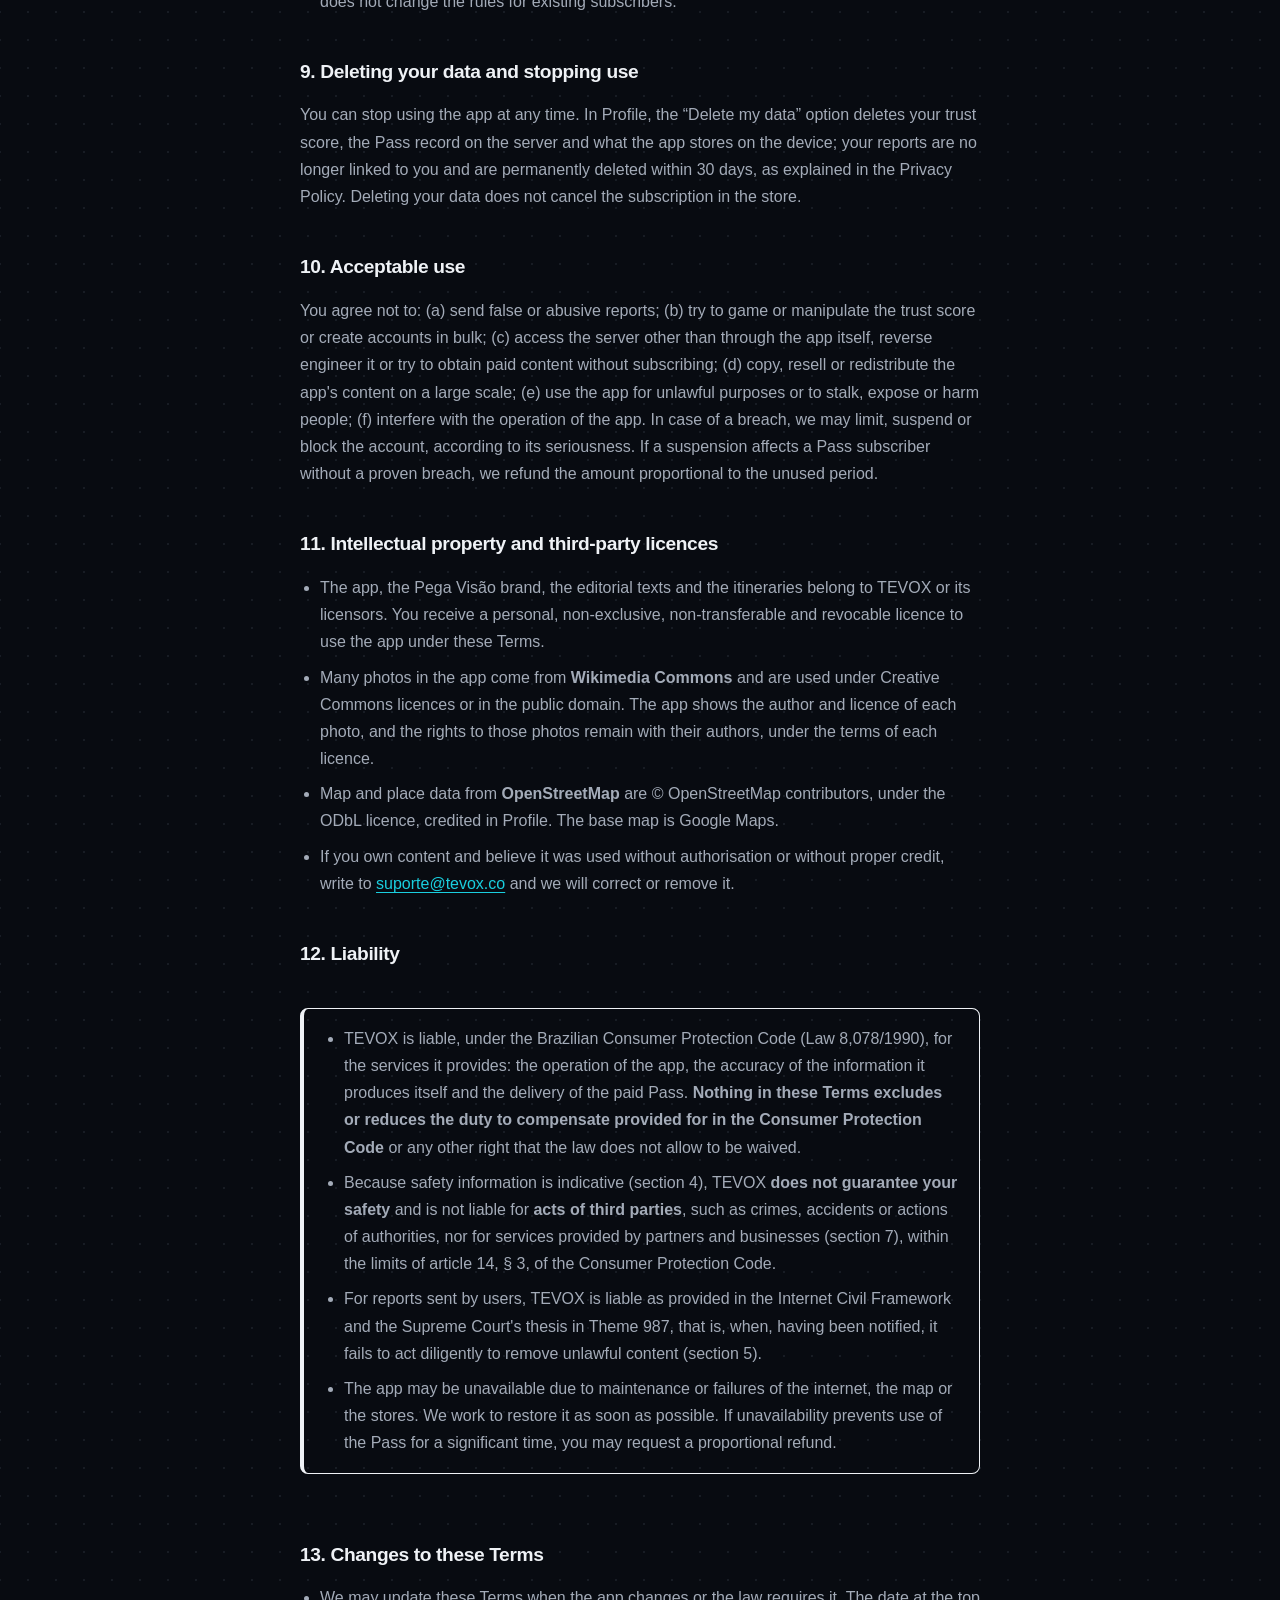
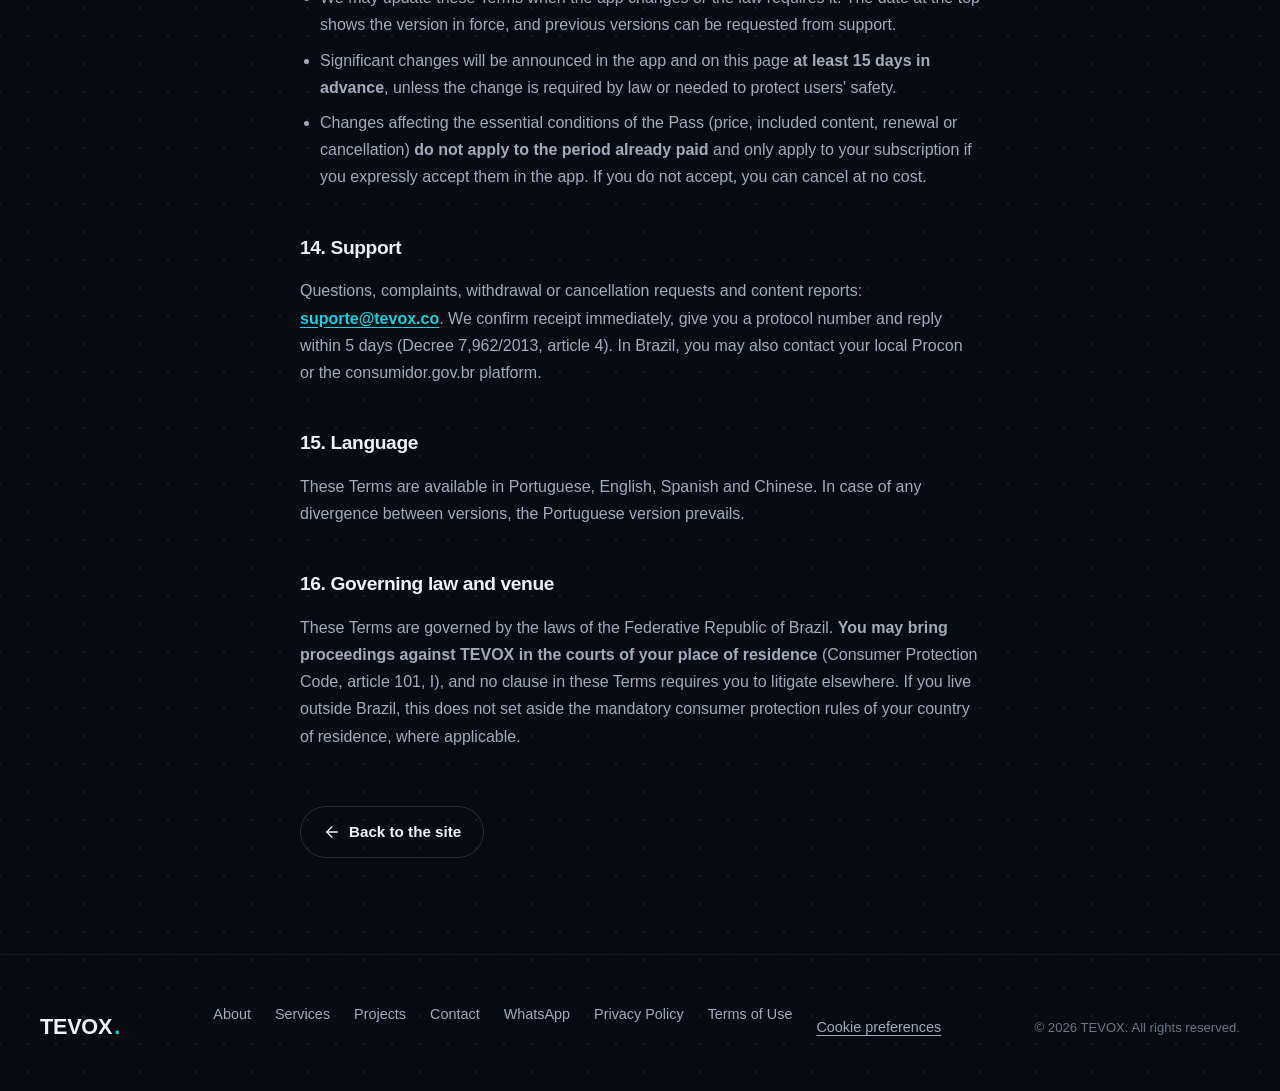
<file: pega-visao/en/terms/index.html>
<!DOCTYPE html>
<html lang="en">
<head>
  <meta charset="UTF-8" />
  <meta name="viewport" content="width=device-width, initial-scale=1.0" />
  <meta http-equiv="Content-Security-Policy" content="default-src 'self'; script-src 'self' 'unsafe-inline' https://www.googletagmanager.com; style-src 'self' 'unsafe-inline' https://fonts.googleapis.com; font-src 'self' https://fonts.gstatic.com; img-src 'self' data: https://www.googletagmanager.com https://*.google-analytics.com; connect-src 'self' https://formspree.io https://www.googletagmanager.com https://*.google-analytics.com https://*.analytics.google.com; object-src 'none'; base-uri 'self'; form-action 'self' https://formspree.io; upgrade-insecure-requests" />
  <meta name="referrer" content="strict-origin-when-cross-origin" />
  <title>Pega Visão Terms of Use — TEVOX</title>
  <meta name="description" content="Terms of use of the Pega Visão app, by TEVOX: indicative information, user reports, Travel Pass with a 7-day right of withdrawal, partner links, age and consumer venue." />
  <link rel="canonical" href="https://tevox.co/pega-visao/en/terms" />
  <link rel="alternate" hreflang="pt-BR" href="https://tevox.co/pega-visao/termos" />
  <link rel="alternate" hreflang="en" href="https://tevox.co/pega-visao/en/terms" />
  <link rel="alternate" hreflang="es" href="https://tevox.co/pega-visao/es/terminos" />
  <link rel="alternate" hreflang="zh-CN" href="https://tevox.co/pega-visao/zh/terms" />
  <link rel="alternate" hreflang="x-default" href="https://tevox.co/pega-visao/termos" />
  <meta name="theme-color" content="#111a24" />

  <link rel="icon" type="image/svg+xml" href="/assets/img/favicon.svg" />
  <link rel="icon" type="image/png" sizes="32x32" href="/assets/img/favicon-32x32.png" />
  <link rel="icon" type="image/png" sizes="16x16" href="/assets/img/favicon-16x16.png" />
  <link rel="apple-touch-icon" sizes="180x180" href="/assets/img/apple-touch-icon.png" />
  <link rel="manifest" href="/site.webmanifest" />

  <meta property="og:type" content="website" />
  <meta property="og:site_name" content="TEVOX" />
  <meta property="og:locale" content="en_US" />
  <meta property="og:url" content="https://tevox.co/pega-visao/en/terms" />
  <meta property="og:title" content="Pega Visão Terms of Use — TEVOX" />
  <meta property="og:description" content="Terms of use of the Pega Visão app, by TEVOX: indicative information, user reports, Travel Pass with a 7-day right of withdrawal, partner links, age and consumer venue." />
  <meta property="og:image" content="https://tevox.co/assets/img/og-image.jpg" />
  <meta property="og:image:width" content="1200" />
  <meta property="og:image:height" content="630" />
  <meta name="twitter:card" content="summary_large_image" />
  <meta name="twitter:image" content="https://tevox.co/assets/img/og-image.jpg" />

  <link rel="preconnect" href="https://fonts.googleapis.com" />
  <link rel="preconnect" href="https://fonts.gstatic.com" crossorigin />
  <link rel="preload" as="style" href="https://fonts.googleapis.com/css2?family=Space+Grotesk:wght@500;600;700&family=Inter+Tight:wght@400;500;600&family=JetBrains+Mono:wght@400;500&display=swap" />
  <link rel="stylesheet" href="https://fonts.googleapis.com/css2?family=Space+Grotesk:wght@500;600;700&family=Inter+Tight:wght@400;500;600&family=JetBrains+Mono:wght@400;500&display=swap" media="print" onload="this.media='all'" />
  <noscript>
    <link rel="stylesheet" href="https://fonts.googleapis.com/css2?family=Space+Grotesk:wght@500;600;700&family=Inter+Tight:wght@400;500;600&family=JetBrains+Mono:wght@400;500&display=swap" />
  </noscript>

  <link rel="stylesheet" href="/assets/css/style.css" />

  <!-- Aviso de cookies: o Google Analytics (G-VL9RES16C8) só carrega depois do "Aceitar" -->
  <link rel="stylesheet" href="/assets/css/consentimento.css" />
  <script src="/assets/js/consentimento.js" defer></script>
  <style>
    .lang-switch{display:flex;flex-wrap:wrap;align-items:center;gap:.4rem;margin:0 0 1.25rem;font-family:"JetBrains Mono",monospace;font-size:.8rem}
    .lang-switch a,.lang-switch span{padding:.2rem .6rem;border:1px solid currentColor;border-radius:999px;text-decoration:none;opacity:.7}
    .lang-switch a:hover,.lang-switch a:focus-visible{opacity:1}
    .lang-switch [aria-current="page"]{opacity:1;font-weight:600}
    .legal-destaque{margin:1.5rem 0;padding:1rem 1.25rem;border:1px solid currentColor;border-left-width:4px;border-radius:8px}
    .legal-destaque > h2:first-child{margin-top:0}
    .legal-body h3{margin:1.5rem 0 .5rem;font-size:1.05rem}
  </style>
</head>
<body>

  <header class="site-header" id="header">
    <div class="wrap header-inner">
      <a class="logo" href="/index.html#top">TEVOX<span class="logo-dot">.</span></a>

      <nav class="nav" aria-label="Main navigation">
        <a href="/index.html#sobre">About</a>
        <a href="/index.html#servicos">Services</a>
        <a href="/index.html#projetos">Projects</a>
        <a href="/index.html#contato">Contact</a>
      </nav>

      <a class="btn btn-primary btn-sm header-cta" href="https://wa.me/5521995925328?text=Ol%C3%A1%2C%20vim%20pelo%20site%20da%20TEVOX" target="_blank" rel="noopener">
        Chat on WhatsApp
      </a>

      <button class="nav-toggle" id="navToggle" aria-label="Open menu" aria-expanded="false" aria-controls="mobileNav">
        <svg class="icon-open" viewBox="0 0 24 24" fill="none" stroke="currentColor" stroke-width="1.7" stroke-linecap="round"><line x1="4" y1="7" x2="20" y2="7"/><line x1="4" y1="12" x2="20" y2="12"/><line x1="4" y1="17" x2="20" y2="17"/></svg>
        <svg class="icon-close" viewBox="0 0 24 24" fill="none" stroke="currentColor" stroke-width="1.7" stroke-linecap="round"><line x1="6" y1="6" x2="18" y2="18"/><line x1="18" y1="6" x2="6" y2="18"/></svg>
      </button>
    </div>

    <nav class="mobile-nav" id="mobileNav" aria-label="Mobile navigation">
      <a href="/index.html#sobre">About</a>
      <a href="/index.html#servicos">Services</a>
      <a href="/index.html#projetos">Projects</a>
      <a href="/index.html#contato">Contact</a>
      <a class="btn btn-primary" href="https://wa.me/5521995925328?text=Ol%C3%A1%2C%20vim%20pelo%20site%20da%20TEVOX" target="_blank" rel="noopener">
        Chat on WhatsApp
      </a>
    </nav>
  </header>

  <main id="top">
    <section class="legal">
      <div class="wrap legal-wrap">
        <p class="eyebrow">Legal · Pega Visão</p>
        <h1>Pega Visão Terms of Use</h1>
        <p class="lead">Last updated: November 6, 2026. In case of any divergence between versions, the Portuguese version prevails.</p>
        <nav class="lang-switch" aria-label="Language"><a href="/pega-visao/termos" hreflang="pt-BR" lang="pt-BR" title="Português">PT</a><span aria-current="page" lang="en" title="English">EN</span><a href="/pega-visao/es/terminos" hreflang="es" lang="es" title="Español">ES</a><a href="/pega-visao/zh/terms" hreflang="zh-CN" lang="zh-CN" title="简体中文">中文</a></nav>

        <div class="legal-body">
          <div class="legal-destaque" role="note" aria-labelledby="resumo-titulo">
            <h2 id="resumo-titulo">Summary of the main points</h2>
            <p>This summary does not replace the full text, but it highlights the clauses that limit rights or that you need to know before using the app or subscribing to the Travel Pass.</p>
            <ul>
              <li><strong>The app's information is indicative, not a safety guarantee</strong>, and it is not real-time. Pega Visão is independent, has no link with the government or the police and <strong>is not an emergency channel</strong>: in an emergency, call 190, 192 or 193 (section 4).</li>
              <li><strong>Reports are sent by users</strong> and are not checked one by one. Sending a false report is prohibited (sections 5 and 10).</li>
              <li><strong>The app is paid: the Travel Pass, a monthly subscription that renews automatically, unlocks the entire app</strong>. It is charged by the App Store or Google Play until you cancel. There is no minimum term and no fee. You can <strong>withdraw within 7 days</strong> of subscribing and get your money back (section 8).</li>
              <li><strong>Age:</strong> Pega Visão and the Travel Pass are intended for people <strong>aged 18 or over</strong>. The age rating is “not recommended for under-14s” (section 2).</li>
              <li>Links marked <strong>“Partner link”</strong> take you to another company's website, which sells and provides the service; TEVOX may receive a commission (section 7).</li>
              <li>You can sue TEVOX <strong>in the courts of your place of residence</strong> (section 16).</li>
            </ul>
          </div>

          <h2>1. Who we are</h2>
          <p>The <strong>Pega Visão</strong> app is provided by <strong>JORGE VICTOR DA SILVA BRAGA PORTUGAL DESENVOLVIMENTO DE SOFTWARE LTDA</strong>, a Brazilian micro-enterprise trading as <strong>TEVOX</strong> (“TEVOX”, “we”), registered under CNPJ no. <strong>68.512.157/0001-30</strong>, with its registered office at Rua Visconde do Rio Branco, 1488, Conj. 909, 9º andar, Condomínio Universe Life Square, Bloco Comercial, Centro, Curitiba/PR, Brazil, CEP 80420-210. TEVOX is a digital company: support is provided by e-mail at <strong><a href="mailto:suporte@tevox.co">suporte@tevox.co</a></strong>, not in person at that address.</p>
          <p>These Terms of Use (“Terms”) govern the use of the app and the Travel Pass subscription. The processing of personal data is described in the <a href="/pega-visao/en/privacy">Privacy Policy</a>, which is part of these Terms.</p>

          <h2>2. Acceptance, age and minors</h2>
          <ul>
            <li><strong>Acceptance.</strong> By installing and using the app, you agree to these Terms. Subscribing to the Travel Pass requires a <strong>specific act of acceptance</strong>: by tapping “Subscribe” on the Pass screen, where these Terms are one tap away, you state that you have read and agree to them. If you do not agree, do not use the app or do not subscribe.</li>
            <li><strong>Audience and minimum age.</strong> Pega Visão is intended for people <strong>aged 18 or over</strong> and is not directed at children or adolescents, as explained in the Privacy Policy. By using the app, you state that you are 18 or over.</li>
            <li><strong>Age rating.</strong> Regardless of its intended audience, the app’s content is self-rated as <strong>not recommended for under-14s</strong>, because it allows in-app purchases, under the Practical Guide to Age Rating of Brazil’s Ministry of Justice and Public Security.</li>
            <li><strong>Parents and guardians.</strong> If a child or adolescent is using the app, the guardian can delete everything in Profile &gt; Delete my data or write to support. The stores offer family controls that let you block downloads and purchases (Apple Family Sharing, with “Ask to Buy”, and Google Family Link).</li>
            <li><strong>Subscriptions by minors.</strong> The Pass may only be purchased by people aged 18 or over. Under the Brazilian Civil Code (articles 3 to 5), minors cannot enter into contracts on their own. If a minor subscribes without a guardian’s permission, the guardian may ask support to cancel it and refund it in full, even after the 7 days of section 8.</li>
          </ul>

          <h2>3. What the app offers</h2>
          <p>For people moving around the covered regions of the State of Rio de Janeiro, Pega Visão brings together information about map areas (“Free circulation”, “Caution”, “Local guide required”), safety reports sent by other people, events, tourist attractions, restaurants and itineraries. Part of the content is downloaded and stored on the device for offline use. The app works with an anonymous account, created automatically, with no name, e-mail or phone number. Access to the app's content requires an active Travel Pass subscription (section 8).</p>

          <h2>4. The information is indicative and does not replace the authorities</h2>
          <div class="legal-destaque" role="note">
            <ul>
              <li>Areas and reports help you <strong>go prepared</strong>. They never say “don't go” and <strong>do not guarantee that a place is safe or unsafe</strong>. Things on the street change quickly: the information may be incomplete, late or wrong, especially offline, when the app shows the last content downloaded.</li>
              <li>The “Caution” label marks mapped community areas. It is a guidance label, <strong>not a crime index</strong> or a judgement about the people who live or work there. The classification has not yet been reviewed zone by zone and may change; if you spot a mistake, write to support and tell us which zone it is.</li>
              <li>Pega Visão is <strong>independent</strong>: it has no link with the government, the police or any public body, and does not speak on their behalf.</li>
              <li><strong>The app is not an emergency channel and does not call for help.</strong> In an emergency, call <strong>190</strong> (Military Police), <strong>192</strong> (SAMU ambulance) or <strong>193</strong> (Fire Department). To report a crime, contact the police.</li>
              <li>The decision to go somewhere, and how, is always yours. Also use your own judgement and the guidance of authorities and residents.</li>
            </ul>
          </div>

          <h2>5. Reports sent by users</h2>
          <ul>
            <li><strong>How they work.</strong> A report is chosen from a fixed list of categories (for example, “Blocked road”, “Street event”, “Police action”, “Risk or confrontation”), with no free text, photo or audio, and is tied to the place where you are. It is shown to other people without your account code and <strong>expires on its own</strong> within a few hours.</li>
            <li><strong>Publication.</strong> Reports are <strong>not individually checked by TEVOX</strong>, and there is currently no human review before publication. An automatic server rule decides whether a report is published immediately or stays pending, based on the account’s trust level: accounts at the highest level publish immediately; at the other levels the report stays pending, is not shown to other people and expires at the normal time. The levels and criteria are in the Privacy Policy, and you can ask for a person to review that decision (Brazilian General Data Protection Law, article 20).</li>
            <li><strong>Your responsibility.</strong> Only send what you witnessed or have reasonable grounds to believe is real. <strong>Sending a false report is prohibited</strong>, as is any report made to mislead, frighten or harm people, businesses, communities or the app itself. A false report may give rise to civil and criminal liability for the sender.</li>
            <li><strong>Licence.</strong> By sending a report, you authorise TEVOX, free of charge, to show it to other users while it is active and to use it in anonymised, aggregated form to improve the app.</li>
            <li><strong>Removal and notices.</strong> We may hide, reject or remove reports at any time when they are inaccurate, abusive, unlawful or contrary to these Terms. Anyone can report content by e-mail to <a href="mailto:suporte@tevox.co">suporte@tevox.co</a>, with the subject “Content report”, stating the place, approximate time and category of the report and why it is unlawful or harmful. We review every notice and, if the content is unlawful or breaches these Terms, we make it unavailable without waiting for a court order, in line with Brazil's Internet Civil Framework (Law 12,965/2014, articles 19 and 21) as interpreted by the Federal Supreme Court in Theme 987. Content that violates the rights of children and adolescents is handled first. The sender of a report may contest its removal by the same e-mail. We comply with court removal orders as provided by law.</li>
          </ul>

          <h2>6. Tourist and cultural content and itineraries</h2>
          <ul>
            <li>Events, tourist attractions, restaurants and similar data come from public sources, partners or our own curation. Opening hours, prices, addresses, operation and programmes <strong>may change without notice</strong> and are set by the business or organiser. Check with them before you go.</li>
            <li>The <strong>“Local guide required”</strong> badge marks the <strong>place</strong>: it means the visit is usually made with local accompaniment. It does not recommend, certify or hire any guide. If you hire a tour guide, prefer a professional registered in Cadastur, Brazil's Ministry of Tourism register (Law 8,623/1993).</li>
            <li><strong>Itineraries.</strong> Itineraries are TEVOX editorial content and may be updated, corrected, replaced or withdrawn, for example when a place closes. If, during a period already paid for, the set of itineraries is significantly reduced without an equivalent replacement, we will let you know in the app, and you may cancel and ask for a proportional refund of the remaining period.</li>
            <li>The map is provided by Google Maps, subject to Google's terms. Place data may come from OpenStreetMap.</li>
          </ul>

          <h2>7. Partner links (“Buy / Book”)</h2>
          <ul>
            <li>Some events and places have a “Buy / Book” button. When the link belongs to a commercial partner, the app shows the notice <strong>“Partner link: you buy on another company's website.”</strong></li>
            <li><strong>TEVOX does not sell, book or charge for</strong> tickets, tours or third-party services. The link only takes you to the partner's website, where you buy directly from the partner, under its own rules and prices. The partner provides the service, issues the ticket and is responsible for performing, cancelling and refunding that purchase.</li>
            <li><strong>TEVOX may receive a commission</strong> from the partner for purchases made through the link. This <strong>does not change the price</strong> you pay and does not affect the app's safety information. Sponsored content, if any, will be labelled “Sponsored”.</li>
            <li>TEVOX is responsible for the accuracy of the information it publishes about the link. Nothing in this section removes the rights that the Brazilian Consumer Protection Code gives you against the chain of suppliers.</li>
          </ul>

          <h2>8. Travel Pass (subscription)</h2>
          <div class="legal-destaque" role="note">
            <ul>
              <li><strong>What is paid.</strong> The Travel Pass unlocks <strong>the entire app</strong>: area map, reports, tourist attractions, events, restaurants, culture and itineraries, including those published during the subscription. Access to this content requires an active subscription. <strong>Available without a subscription, at no cost:</strong> the purchase screen, “Restore purchase”, these Terms, the Privacy Policy, “Delete my data” and the emergency phone numbers.</li>
              <li><strong>Price and automatic renewal.</strong> The Pass is a <strong>monthly subscription</strong>, sold and charged by the <strong>App Store</strong> (iOS) or <strong>Google Play</strong> (Android). The price, in your store's currency, is shown on the Pass screen before you subscribe. The store charges <strong>again every month, automatically, until you cancel</strong>. The date of the next charge is shown in the app. If the price changes, the store notifies you in advance, under its own rules, and you can cancel before the new charge.</li>
              <li><strong>Payment.</strong> All billing is done by the store. TEVOX does not receive your card or payment details.</li>
              <li><strong>No lock-in.</strong> There is no minimum term, penalty or cancellation fee.</li>
            </ul>
          </div>
          <h3 id="arrependimento">Right of withdrawal: 7 days</h3>
          <ul>
            <li>You may <strong>withdraw from the subscription within 7 days</strong> of entering into it, that is, of the first charge of a new subscription, and get back <strong>the full amount paid</strong>, without giving a reason (Brazilian Consumer Protection Code, article 49, and Decree 7,962/2013, article 5). Subscribing again after a period without the Pass is a new contract. Subsequent monthly renewals do not restart the period.</li>
            <li><strong>On Google Play (Android):</strong> request a refund on Google Play itself (under <em>Orders and subscriptions</em>, within the period Google offers) or write to <a href="mailto:suporte@tevox.co">suporte@tevox.co</a> with your order number (it starts with “GPA.”). TEVOX issues the full refund through Google Play.</li>
            <li><strong>On the App Store (iOS):</strong> only Apple can refund App Store purchases. Request a refund at <a href="https://reportaproblem.apple.com" target="_blank" rel="noopener">reportaproblem.apple.com</a> by choosing “Request a refund”. If you prefer, write to <a href="mailto:suporte@tevox.co">suporte@tevox.co</a> and we will guide you. <strong>If Apple refuses a request made within the 7 days, TEVOX refunds the amount paid directly</strong>, by Pix or bank transfer, asking only for the details needed to pay you and proof of purchase.</li>
            <li>Once refunded, access to the Pass ends. To avoid a new charge, also cancel the automatic renewal in the store, as explained below.</li>
            <li>After the 7 days, you can still cancel at any time. A refund is also due when the Pass does not work as promised and the problem is not fixed, under the Consumer Protection Code.</li>
          </ul>
          <h3>Cancellation</h3>
          <ul>
            <li>You can cancel the automatic renewal <strong>at any time</strong>, in a few taps: on iPhone, in <em>Settings → your name → Subscriptions</em>; on Android, in <em>Google Play → Payments and subscriptions → Subscriptions</em>. The “Manage subscription in the store” button in the app takes you straight there.</li>
            <li>Cancelling stops future charges, and access continues <strong>until the end of the month already paid for</strong>. <strong>Uninstalling the app or deleting your data does not cancel the subscription</strong>, because billing is done by the store.</li>
            <li>If you ask support to cancel, the reply deals with the cancellation before anything else, shows the path in the store and gives you a protocol number.</li>
          </ul>
          <h3>Other Pass rules</h3>
          <ul>
            <li><strong>Changing device:</strong> use “Restore purchase” on the Pass screen. The Pass is tied to your store account.</li>
            <li><strong>App Store:</strong> for purchases made on the App Store, <a href="https://www.apple.com/legal/internet-services/itunes/dev/stdeula/" target="_blank" rel="noopener">Apple's standard Licensed Application End User License Agreement (EULA)</a> also applies and complements these Terms. In case of conflict, the rule more favourable to you prevails.</li>
            <li>We may offer promotional or launch conditions, always disclosed before you subscribe. This does not change the rules for existing subscribers.</li>
          </ul>

          <h2>9. Deleting your data and stopping use</h2>
          <p>You can stop using the app at any time. In Profile, the “Delete my data” option deletes your trust score, the Pass record on the server and what the app stores on the device; your reports are no longer linked to you and are permanently deleted within 30 days, as explained in the Privacy Policy. Deleting your data does not cancel the subscription in the store.</p>

          <h2>10. Acceptable use</h2>
          <p>You agree not to: (a) send false or abusive reports; (b) try to game or manipulate the trust score or create accounts in bulk; (c) access the server other than through the app itself, reverse engineer it or try to obtain paid content without subscribing; (d) copy, resell or redistribute the app's content on a large scale; (e) use the app for unlawful purposes or to stalk, expose or harm people; (f) interfere with the operation of the app. In case of a breach, we may limit, suspend or block the account, according to its seriousness. If a suspension affects a Pass subscriber without a proven breach, we refund the amount proportional to the unused period.</p>

          <h2>11. Intellectual property and third-party licences</h2>
          <ul>
            <li>The app, the Pega Visão brand, the editorial texts and the itineraries belong to TEVOX or its licensors. You receive a personal, non-exclusive, non-transferable and revocable licence to use the app under these Terms.</li>
            <li>Many photos in the app come from <strong>Wikimedia Commons</strong> and are used under Creative Commons licences or in the public domain. The app shows the author and licence of each photo, and the rights to those photos remain with their authors, under the terms of each licence.</li>
            <li>Map and place data from <strong>OpenStreetMap</strong> are © OpenStreetMap contributors, under the ODbL licence, credited in Profile. The base map is Google Maps.</li>
            <li>If you own content and believe it was used without authorisation or without proper credit, write to <a href="mailto:suporte@tevox.co">suporte@tevox.co</a> and we will correct or remove it.</li>
          </ul>

          <h2>12. Liability</h2>
          <div class="legal-destaque" role="note">
            <ul>
              <li>TEVOX is liable, under the Brazilian Consumer Protection Code (Law 8,078/1990), for the services it provides: the operation of the app, the accuracy of the information it produces itself and the delivery of the paid Pass. <strong>Nothing in these Terms excludes or reduces the duty to compensate provided for in the Consumer Protection Code</strong> or any other right that the law does not allow to be waived.</li>
              <li>Because safety information is indicative (section 4), TEVOX <strong>does not guarantee your safety</strong> and is not liable for <strong>acts of third parties</strong>, such as crimes, accidents or actions of authorities, nor for services provided by partners and businesses (section 7), within the limits of article 14, § 3, of the Consumer Protection Code.</li>
              <li>For reports sent by users, TEVOX is liable as provided in the Internet Civil Framework and the Supreme Court's thesis in Theme 987, that is, when, having been notified, it fails to act diligently to remove unlawful content (section 5).</li>
              <li>The app may be unavailable due to maintenance or failures of the internet, the map or the stores. We work to restore it as soon as possible. If unavailability prevents use of the Pass for a significant time, you may request a proportional refund.</li>
            </ul>
          </div>

          <h2>13. Changes to these Terms</h2>
          <ul>
            <li>We may update these Terms when the app changes or the law requires it. The date at the top shows the version in force, and previous versions can be requested from support.</li>
            <li>Significant changes will be announced in the app and on this page <strong>at least 15 days in advance</strong>, unless the change is required by law or needed to protect users' safety.</li>
            <li>Changes affecting the essential conditions of the Pass (price, included content, renewal or cancellation) <strong>do not apply to the period already paid</strong> and only apply to your subscription if you expressly accept them in the app. If you do not accept, you can cancel at no cost.</li>
          </ul>

          <h2>14. Support</h2>
          <p>Questions, complaints, withdrawal or cancellation requests and content reports: <strong><a href="mailto:suporte@tevox.co">suporte@tevox.co</a></strong>. We confirm receipt immediately, give you a protocol number and reply within 5 days (Decree 7,962/2013, article 4). In Brazil, you may also contact your local Procon or the consumidor.gov.br platform.</p>

          <h2>15. Language</h2>
          <p>These Terms are available in Portuguese, English, Spanish and Chinese. In case of any divergence between versions, the Portuguese version prevails.</p>

          <h2>16. Governing law and venue</h2>
          <p>These Terms are governed by the laws of the Federative Republic of Brazil. <strong>You may bring proceedings against TEVOX in the courts of your place of residence</strong> (Consumer Protection Code, article 101, I), and no clause in these Terms requires you to litigate elsewhere. If you live outside Brazil, this does not set aside the mandatory consumer protection rules of your country of residence, where applicable.</p>
        </div>

        <a class="btn btn-ghost legal-back" href="/index.html#top">
          <svg viewBox="0 0 24 24" fill="none" stroke="currentColor" stroke-width="1.7" stroke-linecap="round" stroke-linejoin="round"><line x1="19" y1="12" x2="5" y2="12"/><polyline points="12 19 5 12 12 5"/></svg>
          Back to the site
        </a>
      </div>
    </section>
  </main>

  <footer class="site-footer">
    <div class="wrap footer-grid">
      <a class="logo" href="/index.html#top">TEVOX<span class="logo-dot">.</span></a>
      <nav class="footer-nav" aria-label="Footer navigation">
        <a href="/index.html#sobre">About</a>
        <a href="/index.html#servicos">Services</a>
        <a href="/index.html#projetos">Projects</a>
        <a href="/index.html#contato">Contact</a>
        <a href="https://wa.me/5521995925328" target="_blank" rel="noopener">WhatsApp</a>
        <a href="/pega-visao/en/privacy">Privacy Policy</a>
        <a href="/pega-visao/en/terms">Terms of Use</a>
      </nav>
      <p class="footer-meta">© 2026 TEVOX. All rights reserved.</p>
    </div>
  </footer>

  <script src="/assets/js/main.js"></script>
</body>
</html>
</file>
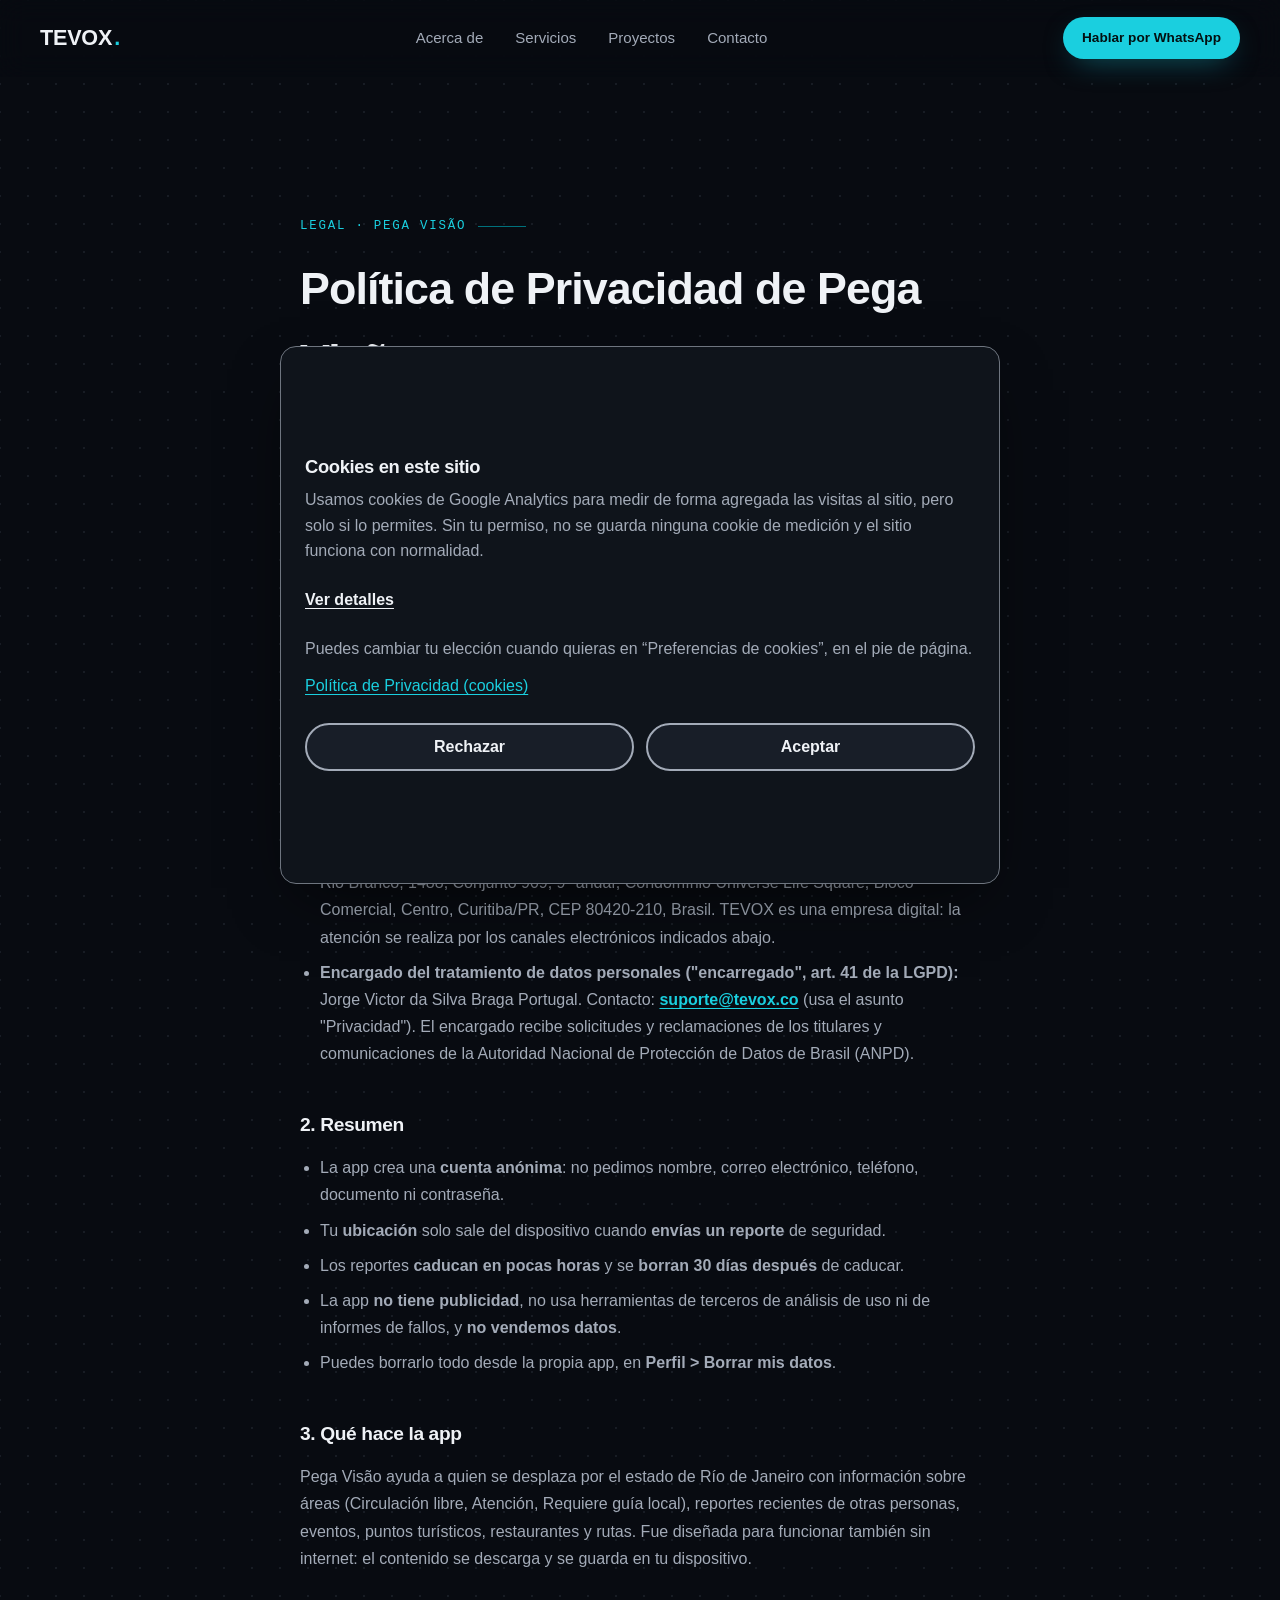
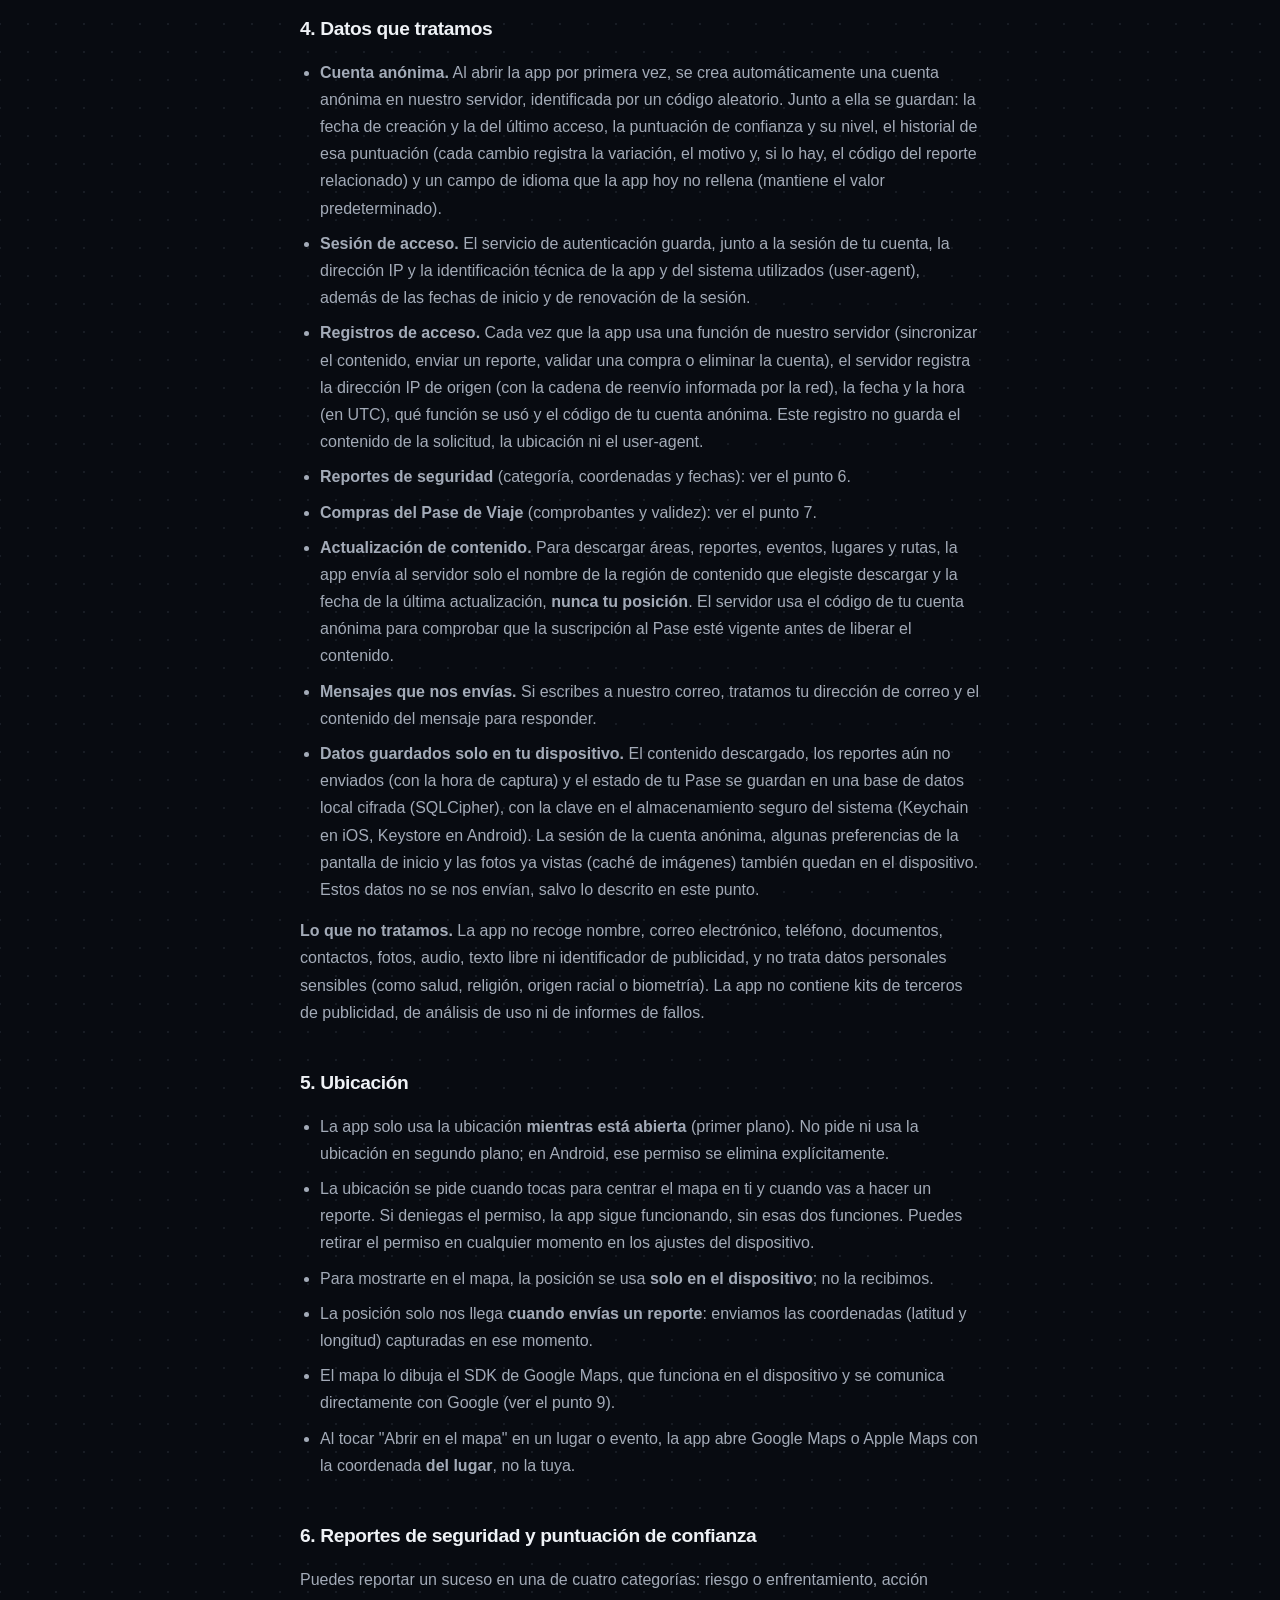
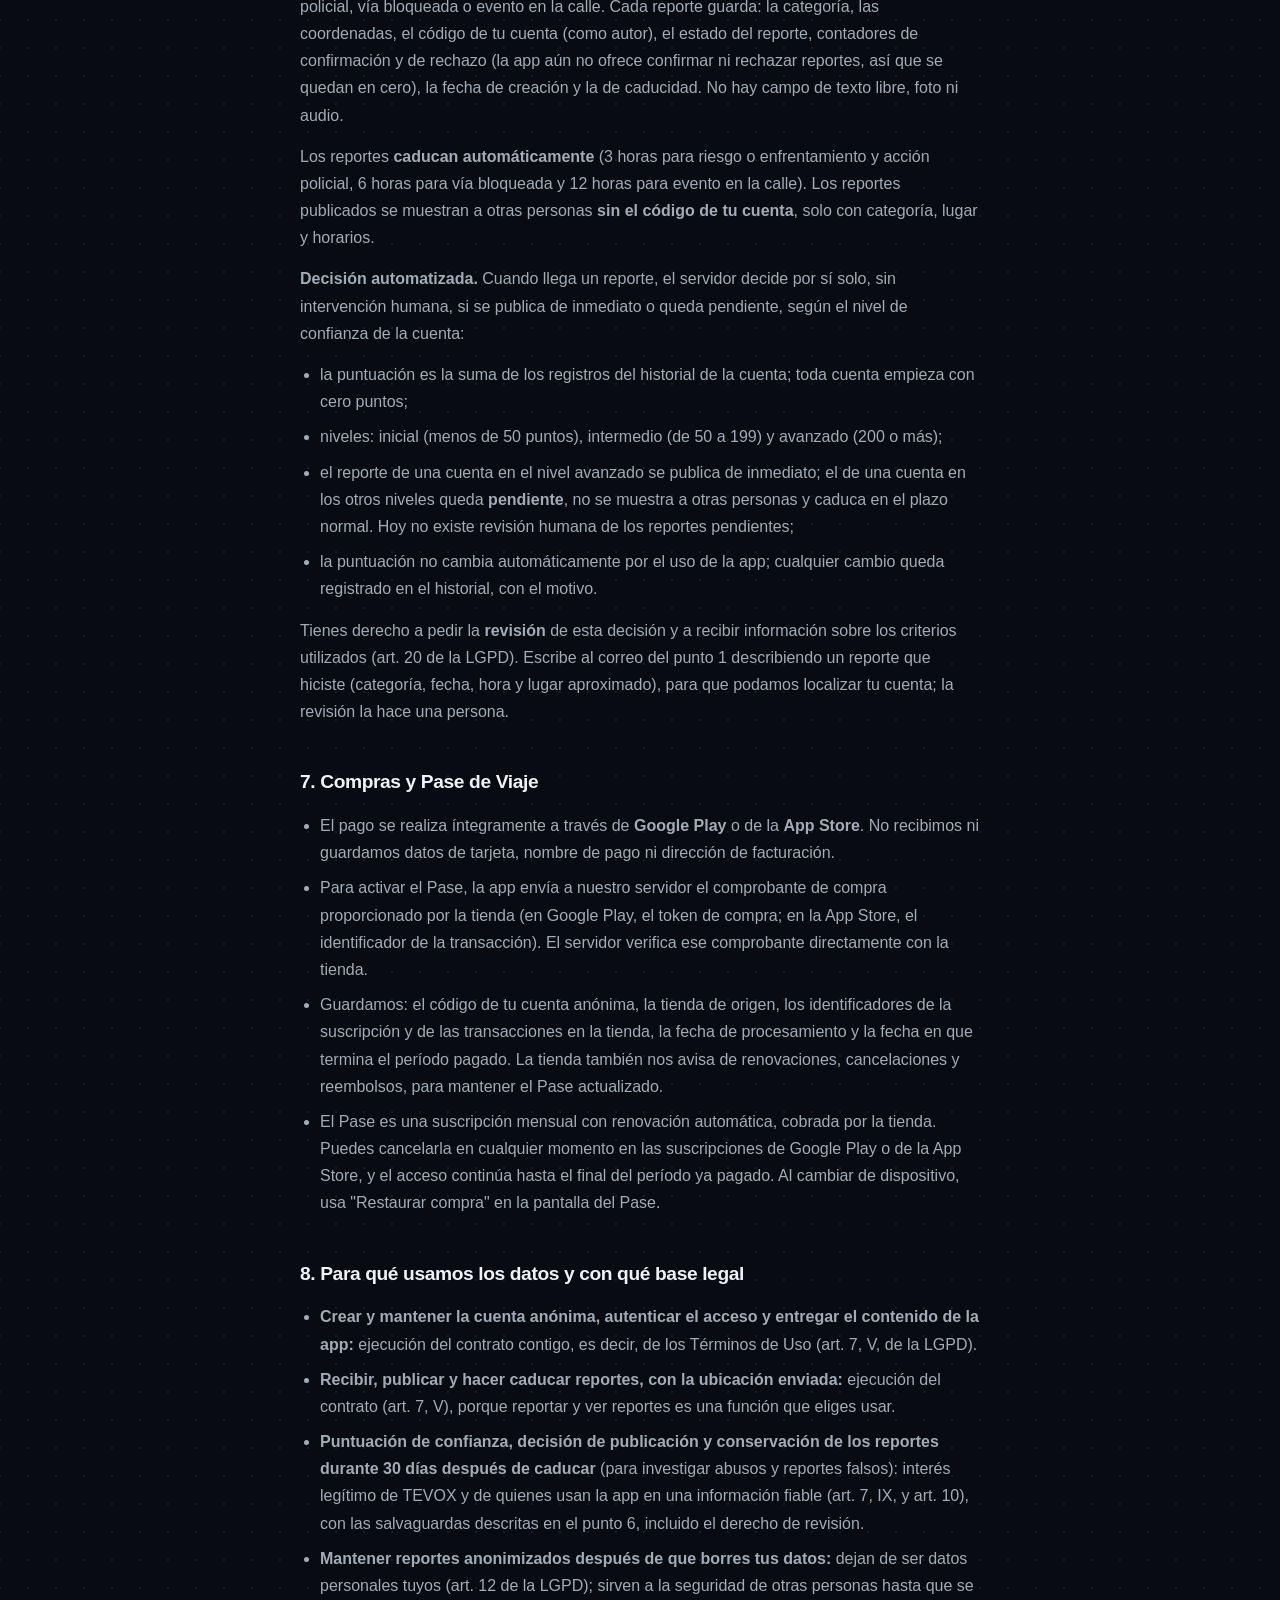
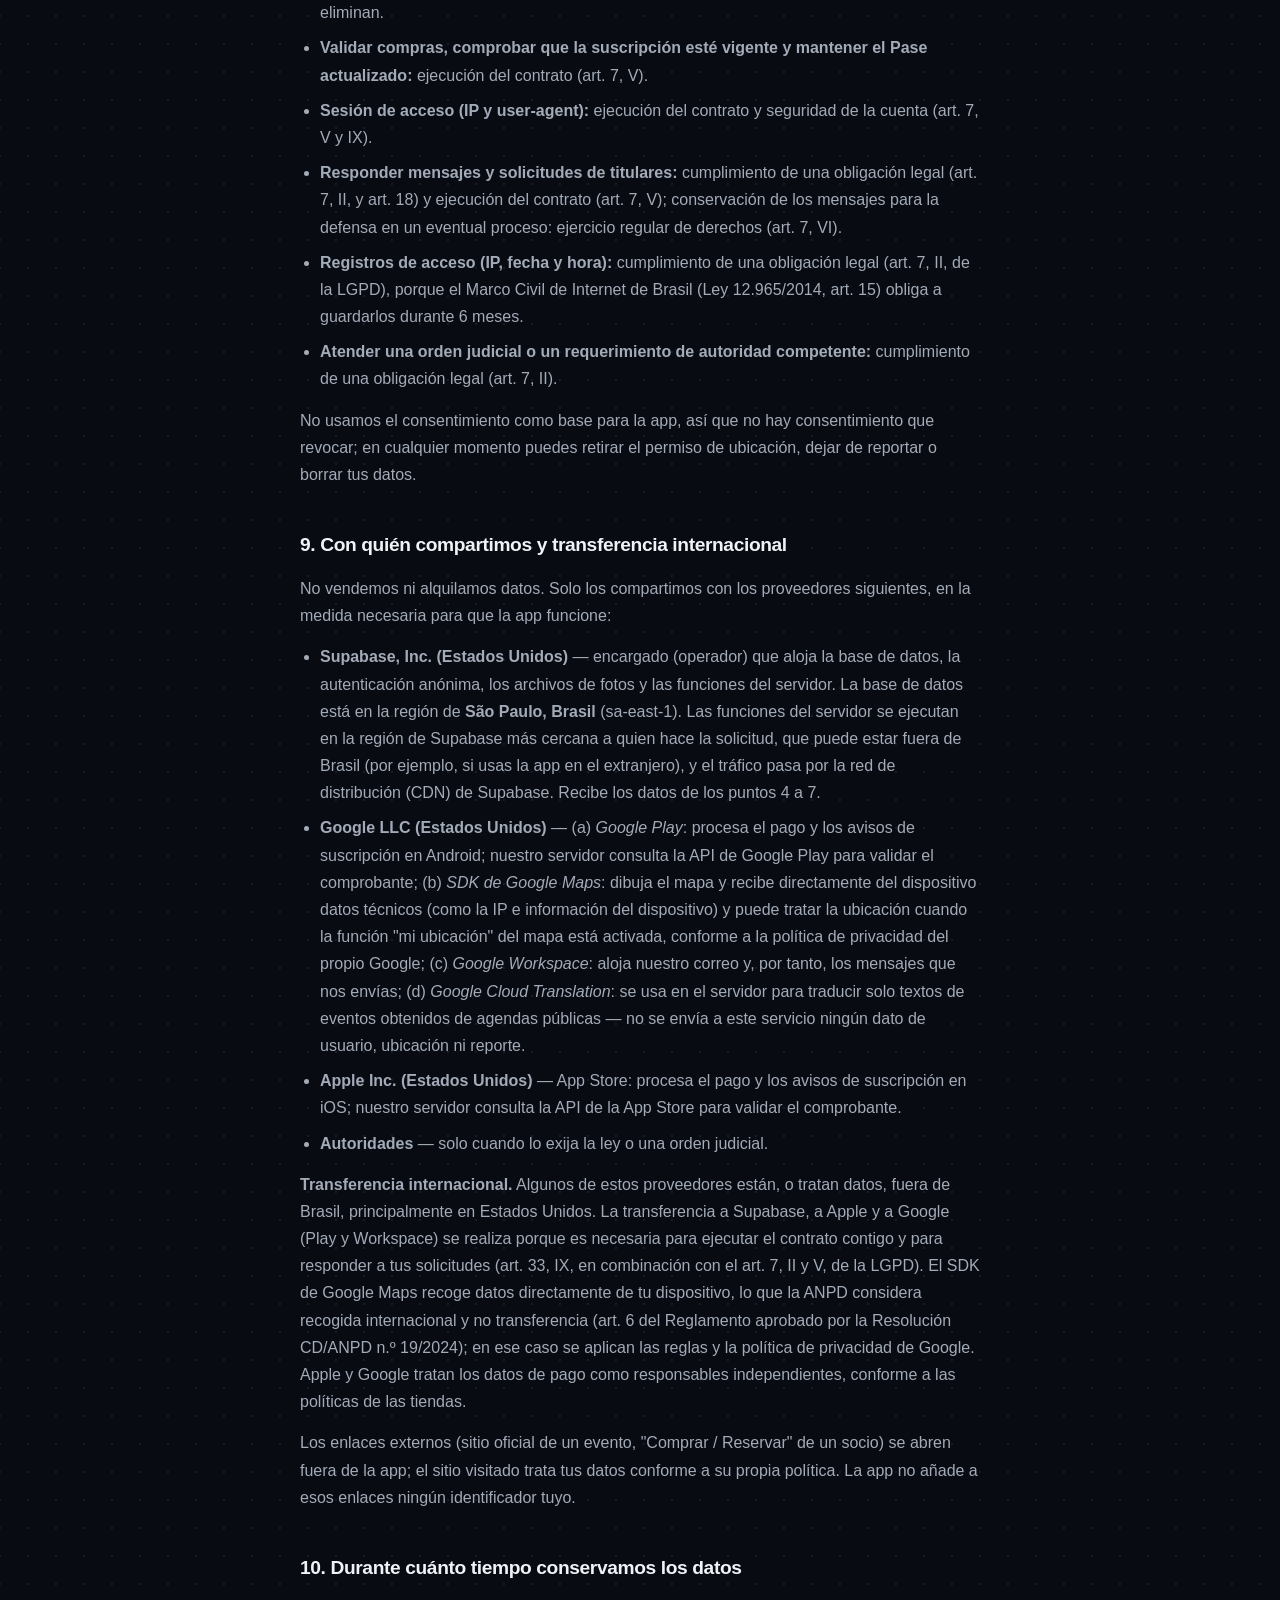
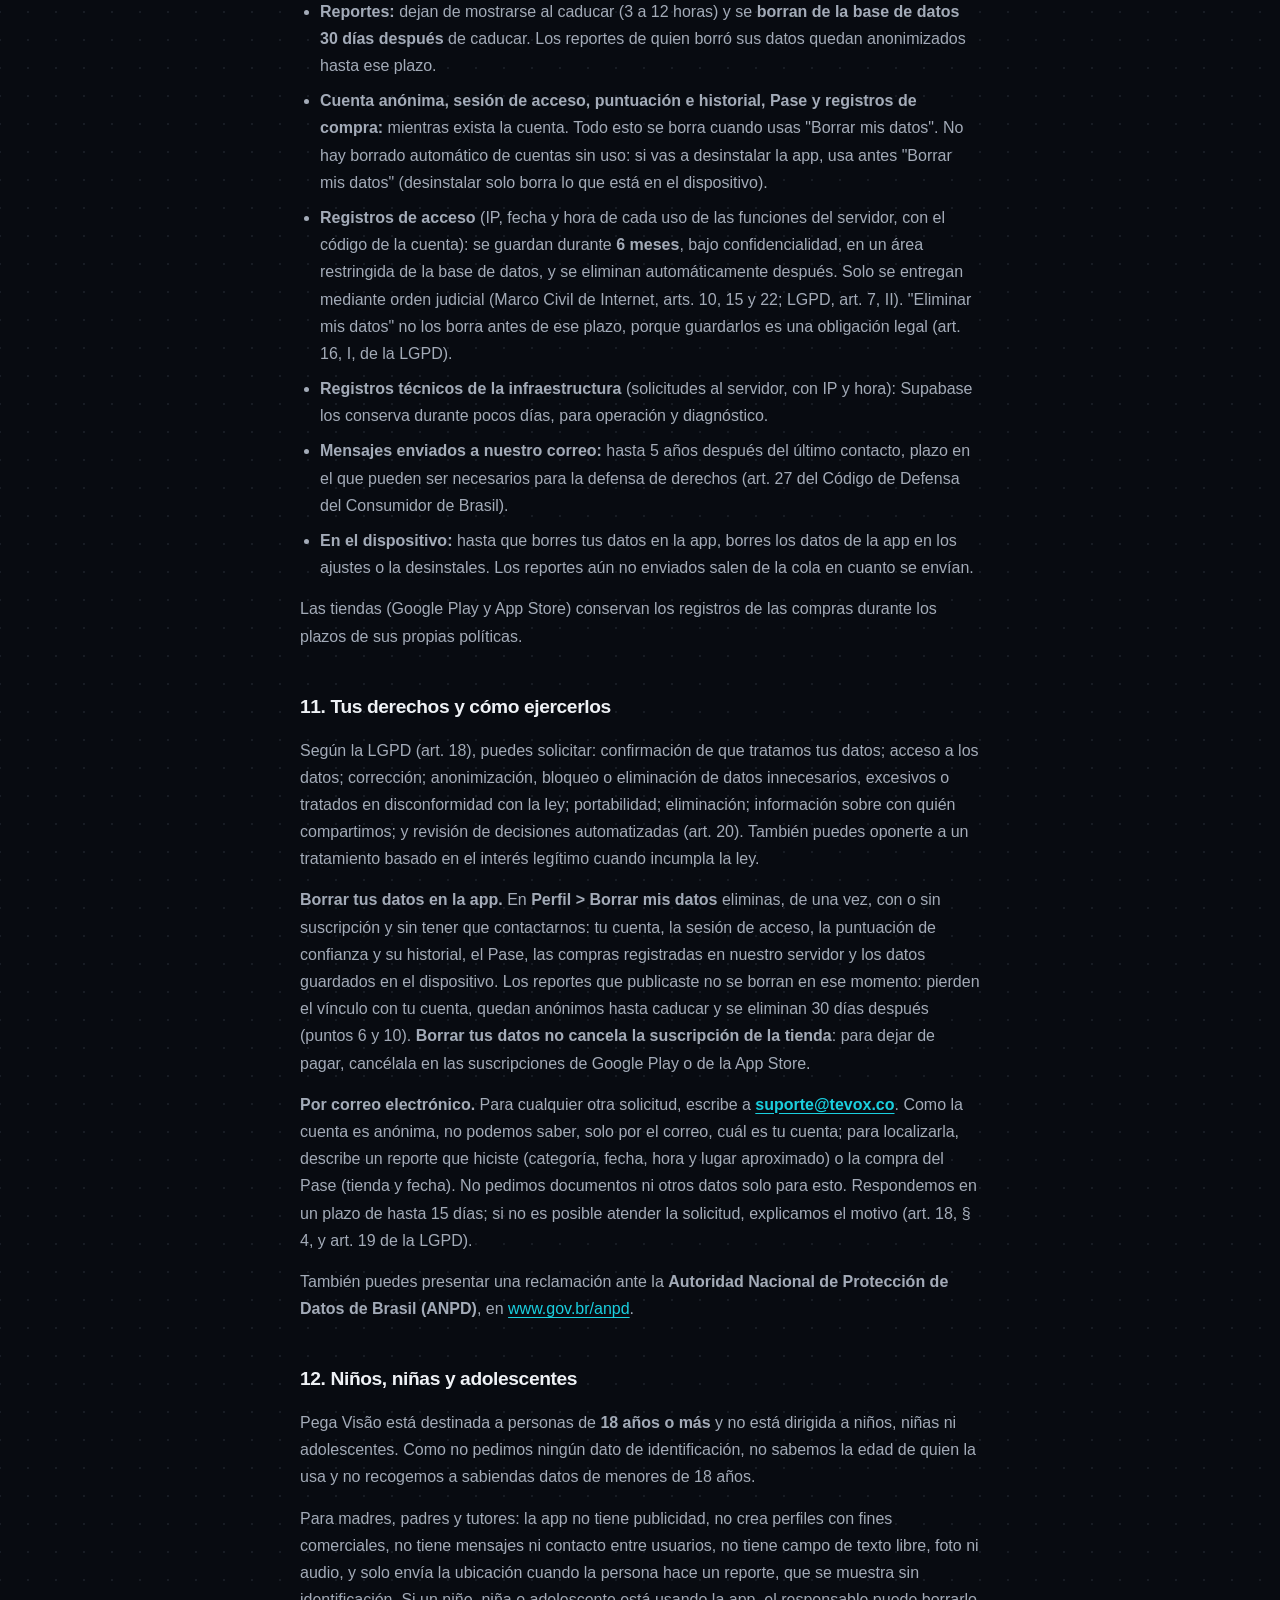
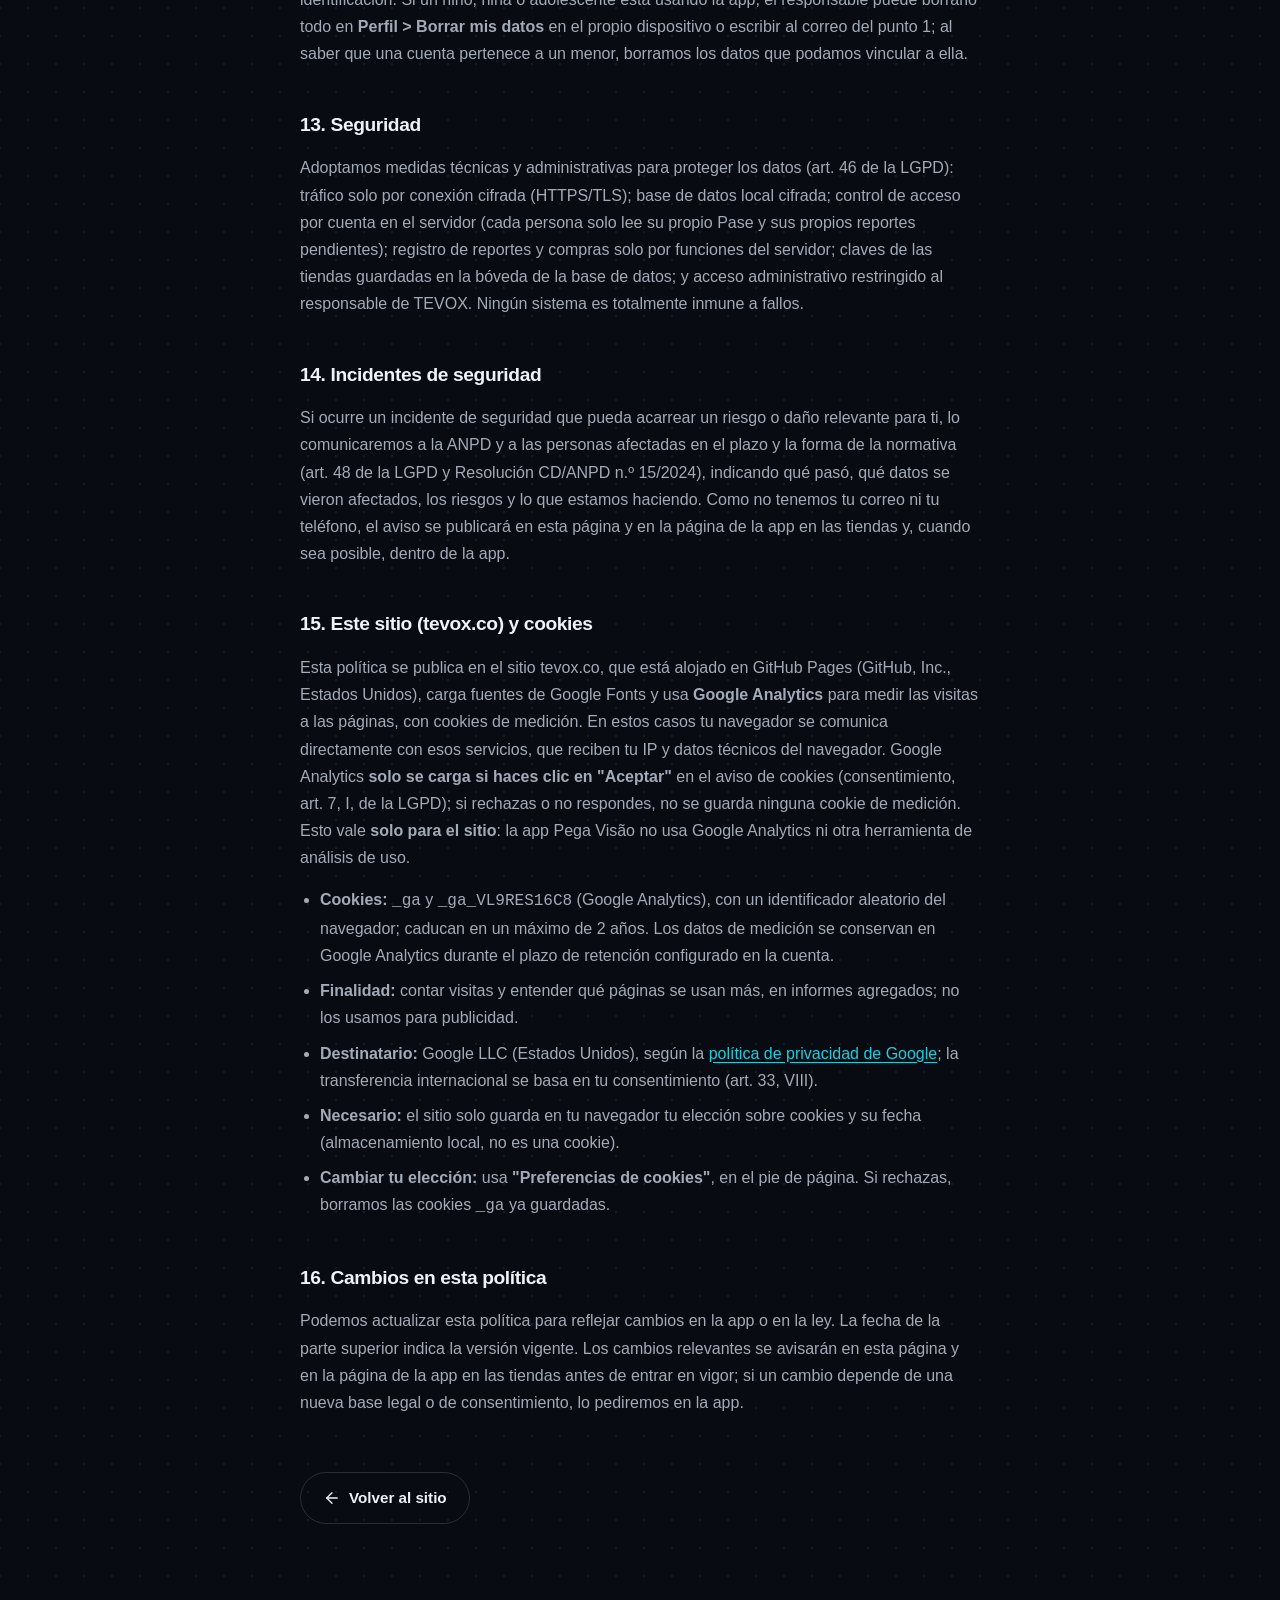
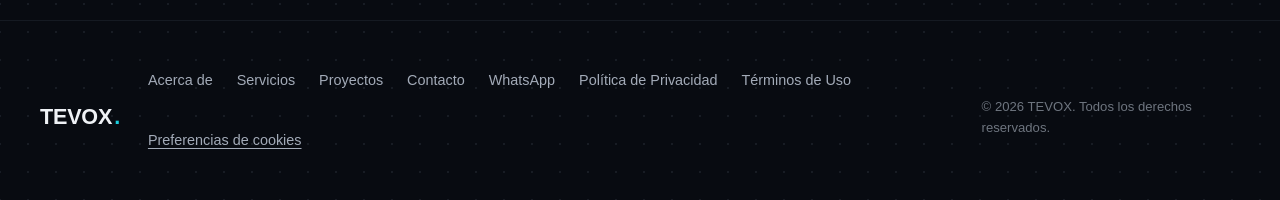
<file: pega-visao/es/privacidad/index.html>
<!DOCTYPE html>
<html lang="es">
<head>
  <meta charset="UTF-8" />
  <meta name="viewport" content="width=device-width, initial-scale=1.0" />
  <meta http-equiv="Content-Security-Policy" content="default-src 'self'; script-src 'self' 'unsafe-inline' https://www.googletagmanager.com; style-src 'self' 'unsafe-inline' https://fonts.googleapis.com; font-src 'self' https://fonts.gstatic.com; img-src 'self' data: https://www.googletagmanager.com https://*.google-analytics.com; connect-src 'self' https://formspree.io https://www.googletagmanager.com https://*.google-analytics.com https://*.analytics.google.com; object-src 'none'; base-uri 'self'; form-action 'self' https://formspree.io; upgrade-insecure-requests" />
  <meta name="referrer" content="strict-origin-when-cross-origin" />
  <title>Política de Privacidad de Pega Visão — TEVOX</title>
  <meta name="description" content="Cómo la app Pega Visão, de TEVOX, trata la ubicación, los reportes de seguridad, la cuenta anónima y las compras." />
  <link rel="canonical" href="https://tevox.co/pega-visao/es/privacidad" />
  <link rel="alternate" hreflang="pt-BR" href="https://tevox.co/pega-visao/privacidade" />
  <link rel="alternate" hreflang="en" href="https://tevox.co/pega-visao/en/privacy" />
  <link rel="alternate" hreflang="es" href="https://tevox.co/pega-visao/es/privacidad" />
  <link rel="alternate" hreflang="zh-CN" href="https://tevox.co/pega-visao/zh/privacy" />
  <link rel="alternate" hreflang="x-default" href="https://tevox.co/pega-visao/privacidade" />
  <meta name="theme-color" content="#111a24" />

  <link rel="icon" type="image/svg+xml" href="/assets/img/favicon.svg" />
  <link rel="icon" type="image/png" sizes="32x32" href="/assets/img/favicon-32x32.png" />
  <link rel="icon" type="image/png" sizes="16x16" href="/assets/img/favicon-16x16.png" />
  <link rel="apple-touch-icon" sizes="180x180" href="/assets/img/apple-touch-icon.png" />
  <link rel="manifest" href="/site.webmanifest" />

  <meta property="og:type" content="website" />
  <meta property="og:site_name" content="TEVOX" />
  <meta property="og:locale" content="es_ES" />
  <meta property="og:url" content="https://tevox.co/pega-visao/es/privacidad" />
  <meta property="og:title" content="Política de Privacidad de Pega Visão — TEVOX" />
  <meta property="og:description" content="Cómo la app Pega Visão, de TEVOX, trata la ubicación, los reportes de seguridad, la cuenta anónima y las compras." />
  <meta property="og:image" content="https://tevox.co/assets/img/og-image.jpg" />
  <meta property="og:image:width" content="1200" />
  <meta property="og:image:height" content="630" />
  <meta name="twitter:card" content="summary_large_image" />
  <meta name="twitter:image" content="https://tevox.co/assets/img/og-image.jpg" />

  <link rel="preconnect" href="https://fonts.googleapis.com" />
  <link rel="preconnect" href="https://fonts.gstatic.com" crossorigin />
  <link rel="preload" as="style" href="https://fonts.googleapis.com/css2?family=Space+Grotesk:wght@500;600;700&family=Inter+Tight:wght@400;500;600&family=JetBrains+Mono:wght@400;500&display=swap" />
  <link rel="stylesheet" href="https://fonts.googleapis.com/css2?family=Space+Grotesk:wght@500;600;700&family=Inter+Tight:wght@400;500;600&family=JetBrains+Mono:wght@400;500&display=swap" media="print" onload="this.media='all'" />
  <noscript>
    <link rel="stylesheet" href="https://fonts.googleapis.com/css2?family=Space+Grotesk:wght@500;600;700&family=Inter+Tight:wght@400;500;600&family=JetBrains+Mono:wght@400;500&display=swap" />
  </noscript>

  <link rel="stylesheet" href="/assets/css/style.css" />

  <!-- Aviso de cookies: o Google Analytics (G-VL9RES16C8) só carrega depois do "Aceitar" -->
  <link rel="stylesheet" href="/assets/css/consentimento.css" />
  <script src="/assets/js/consentimento.js" defer></script>
  <style>
    .lang-switch{display:flex;flex-wrap:wrap;align-items:center;gap:.4rem;margin:0 0 1.25rem;font-family:"JetBrains Mono",monospace;font-size:.8rem}
    .lang-switch a,.lang-switch span{padding:.2rem .6rem;border:1px solid currentColor;border-radius:999px;text-decoration:none;opacity:.7}
    .lang-switch a:hover,.lang-switch a:focus-visible{opacity:1}
    .lang-switch [aria-current="page"]{opacity:1;font-weight:600}
  </style>
</head>
<body>

  <header class="site-header" id="header">
    <div class="wrap header-inner">
      <a class="logo" href="/index.html#top">TEVOX<span class="logo-dot">.</span></a>

      <nav class="nav" aria-label="Navegación principal">
        <a href="/index.html#sobre">Acerca de</a>
        <a href="/index.html#servicos">Servicios</a>
        <a href="/index.html#projetos">Proyectos</a>
        <a href="/index.html#contato">Contacto</a>
      </nav>

      <a class="btn btn-primary btn-sm header-cta" href="https://wa.me/5521995925328?text=Ol%C3%A1%2C%20vim%20pelo%20site%20da%20TEVOX" target="_blank" rel="noopener">
        Hablar por WhatsApp
      </a>

      <button class="nav-toggle" id="navToggle" aria-label="Abrir menú" aria-expanded="false" aria-controls="mobileNav">
        <svg class="icon-open" viewBox="0 0 24 24" fill="none" stroke="currentColor" stroke-width="1.7" stroke-linecap="round"><line x1="4" y1="7" x2="20" y2="7"/><line x1="4" y1="12" x2="20" y2="12"/><line x1="4" y1="17" x2="20" y2="17"/></svg>
        <svg class="icon-close" viewBox="0 0 24 24" fill="none" stroke="currentColor" stroke-width="1.7" stroke-linecap="round"><line x1="6" y1="6" x2="18" y2="18"/><line x1="18" y1="6" x2="6" y2="18"/></svg>
      </button>
    </div>

    <nav class="mobile-nav" id="mobileNav" aria-label="Navegación móvil">
      <a href="/index.html#sobre">Acerca de</a>
      <a href="/index.html#servicos">Servicios</a>
      <a href="/index.html#projetos">Proyectos</a>
      <a href="/index.html#contato">Contacto</a>
      <a class="btn btn-primary" href="https://wa.me/5521995925328?text=Ol%C3%A1%2C%20vim%20pelo%20site%20da%20TEVOX" target="_blank" rel="noopener">
        Hablar por WhatsApp
      </a>
    </nav>
  </header>

  <main id="top">
    <section class="legal">
      <div class="wrap legal-wrap">
        <p class="eyebrow">Legal · Pega Visão</p>
        <h1>Política de Privacidad de Pega Visão</h1>
        <p class="lead">Última actualización: 6 de noviembre de 2026. En caso de divergencia entre versiones, prevalece la versión en portugués.</p>
        <nav class="lang-switch" aria-label="Idioma"><a href="/pega-visao/privacidade" hreflang="pt-BR" lang="pt-BR" title="Português">PT</a><a href="/pega-visao/en/privacy" hreflang="en" lang="en" title="English">EN</a><span aria-current="page" lang="es" title="Español">ES</span><a href="/pega-visao/zh/privacy" hreflang="zh-CN" lang="zh-CN" title="简体中文">中文</a></nav>

        <div class="legal-body">
          <p>Esta política explica qué datos personales trata la aplicación <strong>Pega Visão</strong>, con qué finalidad, con qué base legal, con quién se comparten, durante cuánto tiempo se conservan y cómo ejerces tus derechos. Sigue la Ley General de Protección de Datos Personales de Brasil (LGPD, Ley n.º 13.709/2018) y el Marco Civil de Internet (Ley n.º 12.965/2014). La versión en portugués es la oficial; esta traducción se ofrece para facilitar la lectura y, si hay diferencias, prevalece la versión en portugués.</p>

          <h2>1. Quién es el responsable y cómo contactarnos</h2>
          <ul>
            <li><strong>Responsable (controlador):</strong> JORGE VICTOR DA SILVA BRAGA PORTUGAL DESENVOLVIMENTO DE SOFTWARE LTDA, nombre comercial <strong>TEVOX</strong>, microempresa brasileña inscrita en el CNPJ 68.512.157/0001-30, con domicilio social en Rua Visconde do Rio Branco, 1488, Conjunto 909, 9º andar, Condomínio Universe Life Square, Bloco Comercial, Centro, Curitiba/PR, CEP 80420-210, Brasil. TEVOX es una empresa digital: la atención se realiza por los canales electrónicos indicados abajo.</li>
            <li><strong>Encargado del tratamiento de datos personales ("encarregado", art. 41 de la LGPD):</strong> Jorge Victor da Silva Braga Portugal. Contacto: <strong><a href="mailto:suporte@tevox.co?subject=Privacidad">suporte@tevox.co</a></strong> (usa el asunto "Privacidad"). El encargado recibe solicitudes y reclamaciones de los titulares y comunicaciones de la Autoridad Nacional de Protección de Datos de Brasil (ANPD).</li>
          </ul>

          <h2>2. Resumen</h2>
          <ul>
            <li>La app crea una <strong>cuenta anónima</strong>: no pedimos nombre, correo electrónico, teléfono, documento ni contraseña.</li>
            <li>Tu <strong>ubicación</strong> solo sale del dispositivo cuando <strong>envías un reporte</strong> de seguridad.</li>
            <li>Los reportes <strong>caducan en pocas horas</strong> y se <strong>borran 30 días después</strong> de caducar.</li>
            <li>La app <strong>no tiene publicidad</strong>, no usa herramientas de terceros de análisis de uso ni de informes de fallos, y <strong>no vendemos datos</strong>.</li>
            <li>Puedes borrarlo todo desde la propia app, en <strong>Perfil &gt; Borrar mis datos</strong>.</li>
          </ul>

          <h2>3. Qué hace la app</h2>
          <p>Pega Visão ayuda a quien se desplaza por el estado de Río de Janeiro con información sobre áreas (Circulación libre, Atención, Requiere guía local), reportes recientes de otras personas, eventos, puntos turísticos, restaurantes y rutas. Fue diseñada para funcionar también sin internet: el contenido se descarga y se guarda en tu dispositivo.</p>

          <h2>4. Datos que tratamos</h2>
          <ul>
            <li><strong>Cuenta anónima.</strong> Al abrir la app por primera vez, se crea automáticamente una cuenta anónima en nuestro servidor, identificada por un código aleatorio. Junto a ella se guardan: la fecha de creación y la del último acceso, la puntuación de confianza y su nivel, el historial de esa puntuación (cada cambio registra la variación, el motivo y, si lo hay, el código del reporte relacionado) y un campo de idioma que la app hoy no rellena (mantiene el valor predeterminado).</li>
            <li><strong>Sesión de acceso.</strong> El servicio de autenticación guarda, junto a la sesión de tu cuenta, la dirección IP y la identificación técnica de la app y del sistema utilizados (user-agent), además de las fechas de inicio y de renovación de la sesión.</li>
            <li><strong>Registros de acceso.</strong> Cada vez que la app usa una función de nuestro servidor (sincronizar el contenido, enviar un reporte, validar una compra o eliminar la cuenta), el servidor registra la dirección IP de origen (con la cadena de reenvío informada por la red), la fecha y la hora (en UTC), qué función se usó y el código de tu cuenta anónima. Este registro no guarda el contenido de la solicitud, la ubicación ni el user-agent.</li>
            <li><strong>Reportes de seguridad</strong> (categoría, coordenadas y fechas): ver el punto 6.</li>
            <li><strong>Compras del Pase de Viaje</strong> (comprobantes y validez): ver el punto 7.</li>
            <li><strong>Actualización de contenido.</strong> Para descargar áreas, reportes, eventos, lugares y rutas, la app envía al servidor solo el nombre de la región de contenido que elegiste descargar y la fecha de la última actualización, <strong>nunca tu posición</strong>. El servidor usa el código de tu cuenta anónima para comprobar que la suscripción al Pase esté vigente antes de liberar el contenido.</li>
            <li><strong>Mensajes que nos envías.</strong> Si escribes a nuestro correo, tratamos tu dirección de correo y el contenido del mensaje para responder.</li>
            <li><strong>Datos guardados solo en tu dispositivo.</strong> El contenido descargado, los reportes aún no enviados (con la hora de captura) y el estado de tu Pase se guardan en una base de datos local cifrada (SQLCipher), con la clave en el almacenamiento seguro del sistema (Keychain en iOS, Keystore en Android). La sesión de la cuenta anónima, algunas preferencias de la pantalla de inicio y las fotos ya vistas (caché de imágenes) también quedan en el dispositivo. Estos datos no se nos envían, salvo lo descrito en este punto.</li>
          </ul>
          <p><strong>Lo que no tratamos.</strong> La app no recoge nombre, correo electrónico, teléfono, documentos, contactos, fotos, audio, texto libre ni identificador de publicidad, y no trata datos personales sensibles (como salud, religión, origen racial o biometría). La app no contiene kits de terceros de publicidad, de análisis de uso ni de informes de fallos.</p>

          <h2>5. Ubicación</h2>
          <ul>
            <li>La app solo usa la ubicación <strong>mientras está abierta</strong> (primer plano). No pide ni usa la ubicación en segundo plano; en Android, ese permiso se elimina explícitamente.</li>
            <li>La ubicación se pide cuando tocas para centrar el mapa en ti y cuando vas a hacer un reporte. Si deniegas el permiso, la app sigue funcionando, sin esas dos funciones. Puedes retirar el permiso en cualquier momento en los ajustes del dispositivo.</li>
            <li>Para mostrarte en el mapa, la posición se usa <strong>solo en el dispositivo</strong>; no la recibimos.</li>
            <li>La posición solo nos llega <strong>cuando envías un reporte</strong>: enviamos las coordenadas (latitud y longitud) capturadas en ese momento.</li>
            <li>El mapa lo dibuja el SDK de Google Maps, que funciona en el dispositivo y se comunica directamente con Google (ver el punto 9).</li>
            <li>Al tocar "Abrir en el mapa" en un lugar o evento, la app abre Google Maps o Apple Maps con la coordenada <strong>del lugar</strong>, no la tuya.</li>
          </ul>

          <h2>6. Reportes de seguridad y puntuación de confianza</h2>
          <p>Puedes reportar un suceso en una de cuatro categorías: riesgo o enfrentamiento, acción policial, vía bloqueada o evento en la calle. Cada reporte guarda: la categoría, las coordenadas, el código de tu cuenta (como autor), el estado del reporte, contadores de confirmación y de rechazo (la app aún no ofrece confirmar ni rechazar reportes, así que se quedan en cero), la fecha de creación y la de caducidad. No hay campo de texto libre, foto ni audio.</p>
          <p>Los reportes <strong>caducan automáticamente</strong> (3 horas para riesgo o enfrentamiento y acción policial, 6 horas para vía bloqueada y 12 horas para evento en la calle). Los reportes publicados se muestran a otras personas <strong>sin el código de tu cuenta</strong>, solo con categoría, lugar y horarios.</p>
          <p><strong>Decisión automatizada.</strong> Cuando llega un reporte, el servidor decide por sí solo, sin intervención humana, si se publica de inmediato o queda pendiente, según el nivel de confianza de la cuenta:</p>
          <ul>
            <li>la puntuación es la suma de los registros del historial de la cuenta; toda cuenta empieza con cero puntos;</li>
            <li>niveles: inicial (menos de 50 puntos), intermedio (de 50 a 199) y avanzado (200 o más);</li>
            <li>el reporte de una cuenta en el nivel avanzado se publica de inmediato; el de una cuenta en los otros niveles queda <strong>pendiente</strong>, no se muestra a otras personas y caduca en el plazo normal. Hoy no existe revisión humana de los reportes pendientes;</li>
            <li>la puntuación no cambia automáticamente por el uso de la app; cualquier cambio queda registrado en el historial, con el motivo.</li>
          </ul>
          <p>Tienes derecho a pedir la <strong>revisión</strong> de esta decisión y a recibir información sobre los criterios utilizados (art. 20 de la LGPD). Escribe al correo del punto 1 describiendo un reporte que hiciste (categoría, fecha, hora y lugar aproximado), para que podamos localizar tu cuenta; la revisión la hace una persona.</p>

          <h2>7. Compras y Pase de Viaje</h2>
          <ul>
            <li>El pago se realiza íntegramente a través de <strong>Google Play</strong> o de la <strong>App Store</strong>. No recibimos ni guardamos datos de tarjeta, nombre de pago ni dirección de facturación.</li>
            <li>Para activar el Pase, la app envía a nuestro servidor el comprobante de compra proporcionado por la tienda (en Google Play, el token de compra; en la App Store, el identificador de la transacción). El servidor verifica ese comprobante directamente con la tienda.</li>
            <li>Guardamos: el código de tu cuenta anónima, la tienda de origen, los identificadores de la suscripción y de las transacciones en la tienda, la fecha de procesamiento y la fecha en que termina el período pagado. La tienda también nos avisa de renovaciones, cancelaciones y reembolsos, para mantener el Pase actualizado.</li>
            <li>El Pase es una suscripción mensual con renovación automática, cobrada por la tienda. Puedes cancelarla en cualquier momento en las suscripciones de Google Play o de la App Store, y el acceso continúa hasta el final del período ya pagado. Al cambiar de dispositivo, usa "Restaurar compra" en la pantalla del Pase.</li>
          </ul>

          <h2>8. Para qué usamos los datos y con qué base legal</h2>
          <ul>
            <li><strong>Crear y mantener la cuenta anónima, autenticar el acceso y entregar el contenido de la app:</strong> ejecución del contrato contigo, es decir, de los Términos de Uso (art. 7, V, de la LGPD).</li>
            <li><strong>Recibir, publicar y hacer caducar reportes, con la ubicación enviada:</strong> ejecución del contrato (art. 7, V), porque reportar y ver reportes es una función que eliges usar.</li>
            <li><strong>Puntuación de confianza, decisión de publicación y conservación de los reportes durante 30 días después de caducar</strong> (para investigar abusos y reportes falsos): interés legítimo de TEVOX y de quienes usan la app en una información fiable (art. 7, IX, y art. 10), con las salvaguardas descritas en el punto 6, incluido el derecho de revisión.</li>
            <li><strong>Mantener reportes anonimizados después de que borres tus datos:</strong> dejan de ser datos personales tuyos (art. 12 de la LGPD); sirven a la seguridad de otras personas hasta que se eliminan.</li>
            <li><strong>Validar compras, comprobar que la suscripción esté vigente y mantener el Pase actualizado:</strong> ejecución del contrato (art. 7, V).</li>
            <li><strong>Sesión de acceso (IP y user-agent):</strong> ejecución del contrato y seguridad de la cuenta (art. 7, V y IX).</li>
            <li><strong>Responder mensajes y solicitudes de titulares:</strong> cumplimiento de una obligación legal (art. 7, II, y art. 18) y ejecución del contrato (art. 7, V); conservación de los mensajes para la defensa en un eventual proceso: ejercicio regular de derechos (art. 7, VI).</li>
            <li><strong>Registros de acceso (IP, fecha y hora):</strong> cumplimiento de una obligación legal (art. 7, II, de la LGPD), porque el Marco Civil de Internet de Brasil (Ley 12.965/2014, art. 15) obliga a guardarlos durante 6 meses.</li>
            <li><strong>Atender una orden judicial o un requerimiento de autoridad competente:</strong> cumplimiento de una obligación legal (art. 7, II).</li>
          </ul>
          <p>No usamos el consentimiento como base para la app, así que no hay consentimiento que revocar; en cualquier momento puedes retirar el permiso de ubicación, dejar de reportar o borrar tus datos.</p>

          <h2>9. Con quién compartimos y transferencia internacional</h2>
          <p>No vendemos ni alquilamos datos. Solo los compartimos con los proveedores siguientes, en la medida necesaria para que la app funcione:</p>
          <ul>
            <li><strong>Supabase, Inc. (Estados Unidos)</strong> — encargado (operador) que aloja la base de datos, la autenticación anónima, los archivos de fotos y las funciones del servidor. La base de datos está en la región de <strong>São Paulo, Brasil</strong> (sa-east-1). Las funciones del servidor se ejecutan en la región de Supabase más cercana a quien hace la solicitud, que puede estar fuera de Brasil (por ejemplo, si usas la app en el extranjero), y el tráfico pasa por la red de distribución (CDN) de Supabase. Recibe los datos de los puntos 4 a 7.</li>
            <li><strong>Google LLC (Estados Unidos)</strong> — (a) <em>Google Play</em>: procesa el pago y los avisos de suscripción en Android; nuestro servidor consulta la API de Google Play para validar el comprobante; (b) <em>SDK de Google Maps</em>: dibuja el mapa y recibe directamente del dispositivo datos técnicos (como la IP e información del dispositivo) y puede tratar la ubicación cuando la función "mi ubicación" del mapa está activada, conforme a la política de privacidad del propio Google; (c) <em>Google Workspace</em>: aloja nuestro correo y, por tanto, los mensajes que nos envías; (d) <em>Google Cloud Translation</em>: se usa en el servidor para traducir solo textos de eventos obtenidos de agendas públicas — no se envía a este servicio ningún dato de usuario, ubicación ni reporte.</li>
            <li><strong>Apple Inc. (Estados Unidos)</strong> — App Store: procesa el pago y los avisos de suscripción en iOS; nuestro servidor consulta la API de la App Store para validar el comprobante.</li>
            <li><strong>Autoridades</strong> — solo cuando lo exija la ley o una orden judicial.</li>
          </ul>
          <p><strong>Transferencia internacional.</strong> Algunos de estos proveedores están, o tratan datos, fuera de Brasil, principalmente en Estados Unidos. La transferencia a Supabase, a Apple y a Google (Play y Workspace) se realiza porque es necesaria para ejecutar el contrato contigo y para responder a tus solicitudes (art. 33, IX, en combinación con el art. 7, II y V, de la LGPD). El SDK de Google Maps recoge datos directamente de tu dispositivo, lo que la ANPD considera recogida internacional y no transferencia (art. 6 del Reglamento aprobado por la Resolución CD/ANPD n.º 19/2024); en ese caso se aplican las reglas y la política de privacidad de Google. Apple y Google tratan los datos de pago como responsables independientes, conforme a las políticas de las tiendas.</p>
          <p>Los enlaces externos (sitio oficial de un evento, "Comprar / Reservar" de un socio) se abren fuera de la app; el sitio visitado trata tus datos conforme a su propia política. La app no añade a esos enlaces ningún identificador tuyo.</p>

          <h2>10. Durante cuánto tiempo conservamos los datos</h2>
          <ul>
            <li><strong>Reportes:</strong> dejan de mostrarse al caducar (3 a 12 horas) y se <strong>borran de la base de datos 30 días después</strong> de caducar. Los reportes de quien borró sus datos quedan anonimizados hasta ese plazo.</li>
            <li><strong>Cuenta anónima, sesión de acceso, puntuación e historial, Pase y registros de compra:</strong> mientras exista la cuenta. Todo esto se borra cuando usas "Borrar mis datos". No hay borrado automático de cuentas sin uso: si vas a desinstalar la app, usa antes "Borrar mis datos" (desinstalar solo borra lo que está en el dispositivo).</li>
            <li><strong>Registros de acceso</strong> (IP, fecha y hora de cada uso de las funciones del servidor, con el código de la cuenta): se guardan durante <strong>6 meses</strong>, bajo confidencialidad, en un área restringida de la base de datos, y se eliminan automáticamente después. Solo se entregan mediante orden judicial (Marco Civil de Internet, arts. 10, 15 y 22; LGPD, art. 7, II). "Eliminar mis datos" no los borra antes de ese plazo, porque guardarlos es una obligación legal (art. 16, I, de la LGPD).</li>
            <li><strong>Registros técnicos de la infraestructura</strong> (solicitudes al servidor, con IP y hora): Supabase los conserva durante pocos días, para operación y diagnóstico.</li>
            <li><strong>Mensajes enviados a nuestro correo:</strong> hasta 5 años después del último contacto, plazo en el que pueden ser necesarios para la defensa de derechos (art. 27 del Código de Defensa del Consumidor de Brasil).</li>
            <li><strong>En el dispositivo:</strong> hasta que borres tus datos en la app, borres los datos de la app en los ajustes o la desinstales. Los reportes aún no enviados salen de la cola en cuanto se envían.</li>
          </ul>
          <p>Las tiendas (Google Play y App Store) conservan los registros de las compras durante los plazos de sus propias políticas.</p>

          <h2>11. Tus derechos y cómo ejercerlos</h2>
          <p>Según la LGPD (art. 18), puedes solicitar: confirmación de que tratamos tus datos; acceso a los datos; corrección; anonimización, bloqueo o eliminación de datos innecesarios, excesivos o tratados en disconformidad con la ley; portabilidad; eliminación; información sobre con quién compartimos; y revisión de decisiones automatizadas (art. 20). También puedes oponerte a un tratamiento basado en el interés legítimo cuando incumpla la ley.</p>
          <p><strong>Borrar tus datos en la app.</strong> En <strong>Perfil &gt; Borrar mis datos</strong> eliminas, de una vez, con o sin suscripción y sin tener que contactarnos: tu cuenta, la sesión de acceso, la puntuación de confianza y su historial, el Pase, las compras registradas en nuestro servidor y los datos guardados en el dispositivo. Los reportes que publicaste no se borran en ese momento: pierden el vínculo con tu cuenta, quedan anónimos hasta caducar y se eliminan 30 días después (puntos 6 y 10). <strong>Borrar tus datos no cancela la suscripción de la tienda</strong>: para dejar de pagar, cancélala en las suscripciones de Google Play o de la App Store.</p>
          <p><strong>Por correo electrónico.</strong> Para cualquier otra solicitud, escribe a <strong><a href="mailto:suporte@tevox.co?subject=Privacidad">suporte@tevox.co</a></strong>. Como la cuenta es anónima, no podemos saber, solo por el correo, cuál es tu cuenta; para localizarla, describe un reporte que hiciste (categoría, fecha, hora y lugar aproximado) o la compra del Pase (tienda y fecha). No pedimos documentos ni otros datos solo para esto. Respondemos en un plazo de hasta 15 días; si no es posible atender la solicitud, explicamos el motivo (art. 18, § 4, y art. 19 de la LGPD).</p>
          <p>También puedes presentar una reclamación ante la <strong>Autoridad Nacional de Protección de Datos de Brasil (ANPD)</strong>, en <a href="https://www.gov.br/anpd" rel="noopener">www.gov.br/anpd</a>.</p>

          <h2>12. Niños, niñas y adolescentes</h2>
          <p>Pega Visão está destinada a personas de <strong>18 años o más</strong> y no está dirigida a niños, niñas ni adolescentes. Como no pedimos ningún dato de identificación, no sabemos la edad de quien la usa y no recogemos a sabiendas datos de menores de 18 años.</p>
          <p>Para madres, padres y tutores: la app no tiene publicidad, no crea perfiles con fines comerciales, no tiene mensajes ni contacto entre usuarios, no tiene campo de texto libre, foto ni audio, y solo envía la ubicación cuando la persona hace un reporte, que se muestra sin identificación. Si un niño, niña o adolescente está usando la app, el responsable puede borrarlo todo en <strong>Perfil &gt; Borrar mis datos</strong> en el propio dispositivo o escribir al correo del punto 1; al saber que una cuenta pertenece a un menor, borramos los datos que podamos vincular a ella.</p>

          <h2>13. Seguridad</h2>
          <p>Adoptamos medidas técnicas y administrativas para proteger los datos (art. 46 de la LGPD): tráfico solo por conexión cifrada (HTTPS/TLS); base de datos local cifrada; control de acceso por cuenta en el servidor (cada persona solo lee su propio Pase y sus propios reportes pendientes); registro de reportes y compras solo por funciones del servidor; claves de las tiendas guardadas en la bóveda de la base de datos; y acceso administrativo restringido al responsable de TEVOX. Ningún sistema es totalmente inmune a fallos.</p>

          <h2>14. Incidentes de seguridad</h2>
          <p>Si ocurre un incidente de seguridad que pueda acarrear un riesgo o daño relevante para ti, lo comunicaremos a la ANPD y a las personas afectadas en el plazo y la forma de la normativa (art. 48 de la LGPD y Resolución CD/ANPD n.º 15/2024), indicando qué pasó, qué datos se vieron afectados, los riesgos y lo que estamos haciendo. Como no tenemos tu correo ni tu teléfono, el aviso se publicará en esta página y en la página de la app en las tiendas y, cuando sea posible, dentro de la app.</p>

          <h2 id="cookies">15. Este sitio (tevox.co) y cookies</h2>
          <p>Esta política se publica en el sitio tevox.co, que está alojado en GitHub Pages (GitHub, Inc., Estados Unidos), carga fuentes de Google Fonts y usa <strong>Google Analytics</strong> para medir las visitas a las páginas, con cookies de medición. En estos casos tu navegador se comunica directamente con esos servicios, que reciben tu IP y datos técnicos del navegador. Google Analytics <strong>solo se carga si haces clic en "Aceptar"</strong> en el aviso de cookies (consentimiento, art. 7, I, de la LGPD); si rechazas o no respondes, no se guarda ninguna cookie de medición. Esto vale <strong>solo para el sitio</strong>: la app Pega Visão no usa Google Analytics ni otra herramienta de análisis de uso.</p>
          <ul>
            <li><strong>Cookies:</strong> <code>_ga</code> y <code>_ga_VL9RES16C8</code> (Google Analytics), con un identificador aleatorio del navegador; caducan en un máximo de 2 años. Los datos de medición se conservan en Google Analytics durante el plazo de retención configurado en la cuenta.</li>
            <li><strong>Finalidad:</strong> contar visitas y entender qué páginas se usan más, en informes agregados; no los usamos para publicidad.</li>
            <li><strong>Destinatario:</strong> Google LLC (Estados Unidos), según la <a href="https://policies.google.com/privacy" rel="noopener">política de privacidad de Google</a>; la transferencia internacional se basa en tu consentimiento (art. 33, VIII).</li>
            <li><strong>Necesario:</strong> el sitio solo guarda en tu navegador tu elección sobre cookies y su fecha (almacenamiento local, no es una cookie).</li>
            <li><strong>Cambiar tu elección:</strong> usa <strong>"Preferencias de cookies"</strong>, en el pie de página. Si rechazas, borramos las cookies <code>_ga</code> ya guardadas.</li>
          </ul>

          <h2>16. Cambios en esta política</h2>
          <p>Podemos actualizar esta política para reflejar cambios en la app o en la ley. La fecha de la parte superior indica la versión vigente. Los cambios relevantes se avisarán en esta página y en la página de la app en las tiendas antes de entrar en vigor; si un cambio depende de una nueva base legal o de consentimiento, lo pediremos en la app.</p>
        </div>

        <a class="btn btn-ghost legal-back" href="/index.html#top">
          <svg viewBox="0 0 24 24" fill="none" stroke="currentColor" stroke-width="1.7" stroke-linecap="round" stroke-linejoin="round"><line x1="19" y1="12" x2="5" y2="12"/><polyline points="12 19 5 12 12 5"/></svg>
          Volver al sitio
        </a>
      </div>
    </section>
  </main>

  <footer class="site-footer">
    <div class="wrap footer-grid">
      <a class="logo" href="/index.html#top">TEVOX<span class="logo-dot">.</span></a>
      <nav class="footer-nav" aria-label="Navegación del pie de página">
        <a href="/index.html#sobre">Acerca de</a>
        <a href="/index.html#servicos">Servicios</a>
        <a href="/index.html#projetos">Proyectos</a>
        <a href="/index.html#contato">Contacto</a>
        <a href="https://wa.me/5521995925328" target="_blank" rel="noopener">WhatsApp</a>
        <a href="/pega-visao/es/privacidad">Política de Privacidad</a>
        <a href="/pega-visao/es/terminos">Términos de Uso</a>
      </nav>
      <p class="footer-meta">© 2026 TEVOX. Todos los derechos reservados.</p>
    </div>
  </footer>

  <script src="/assets/js/main.js"></script>
</body>
</html>
</file>
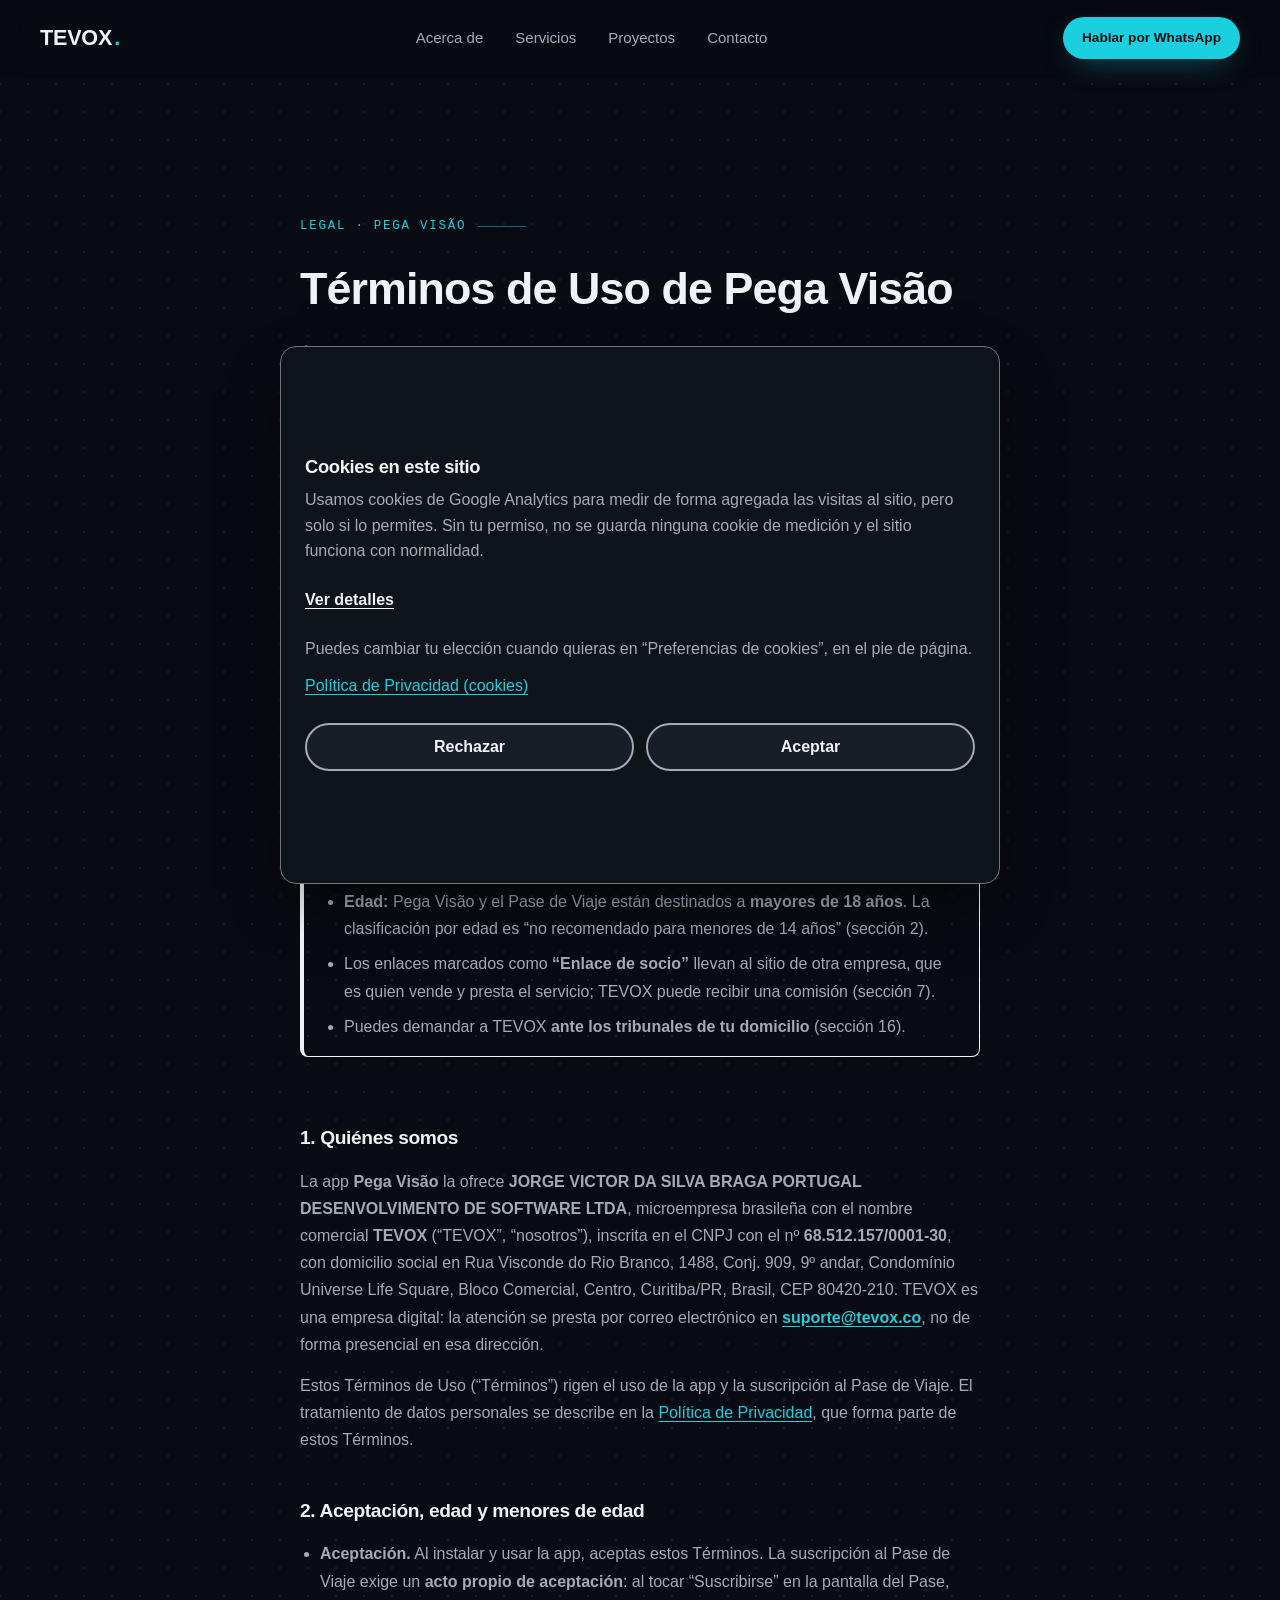
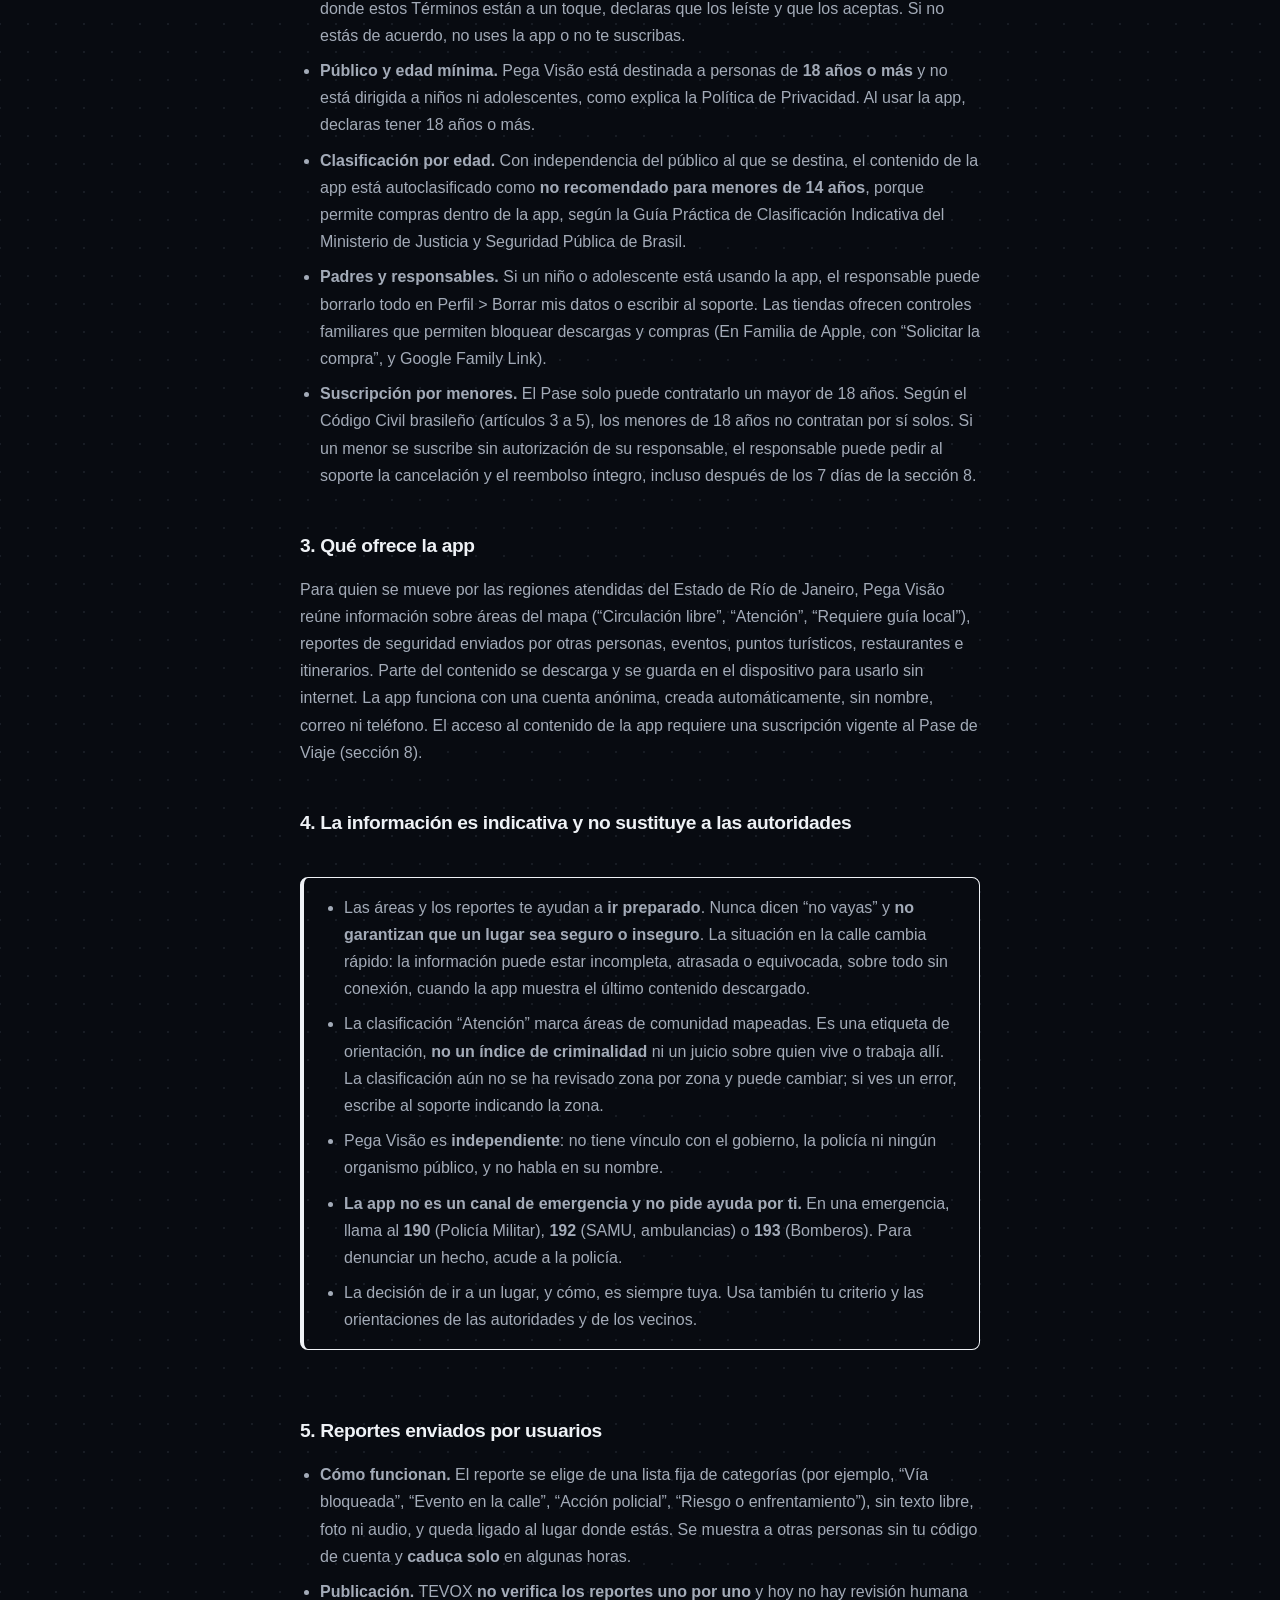
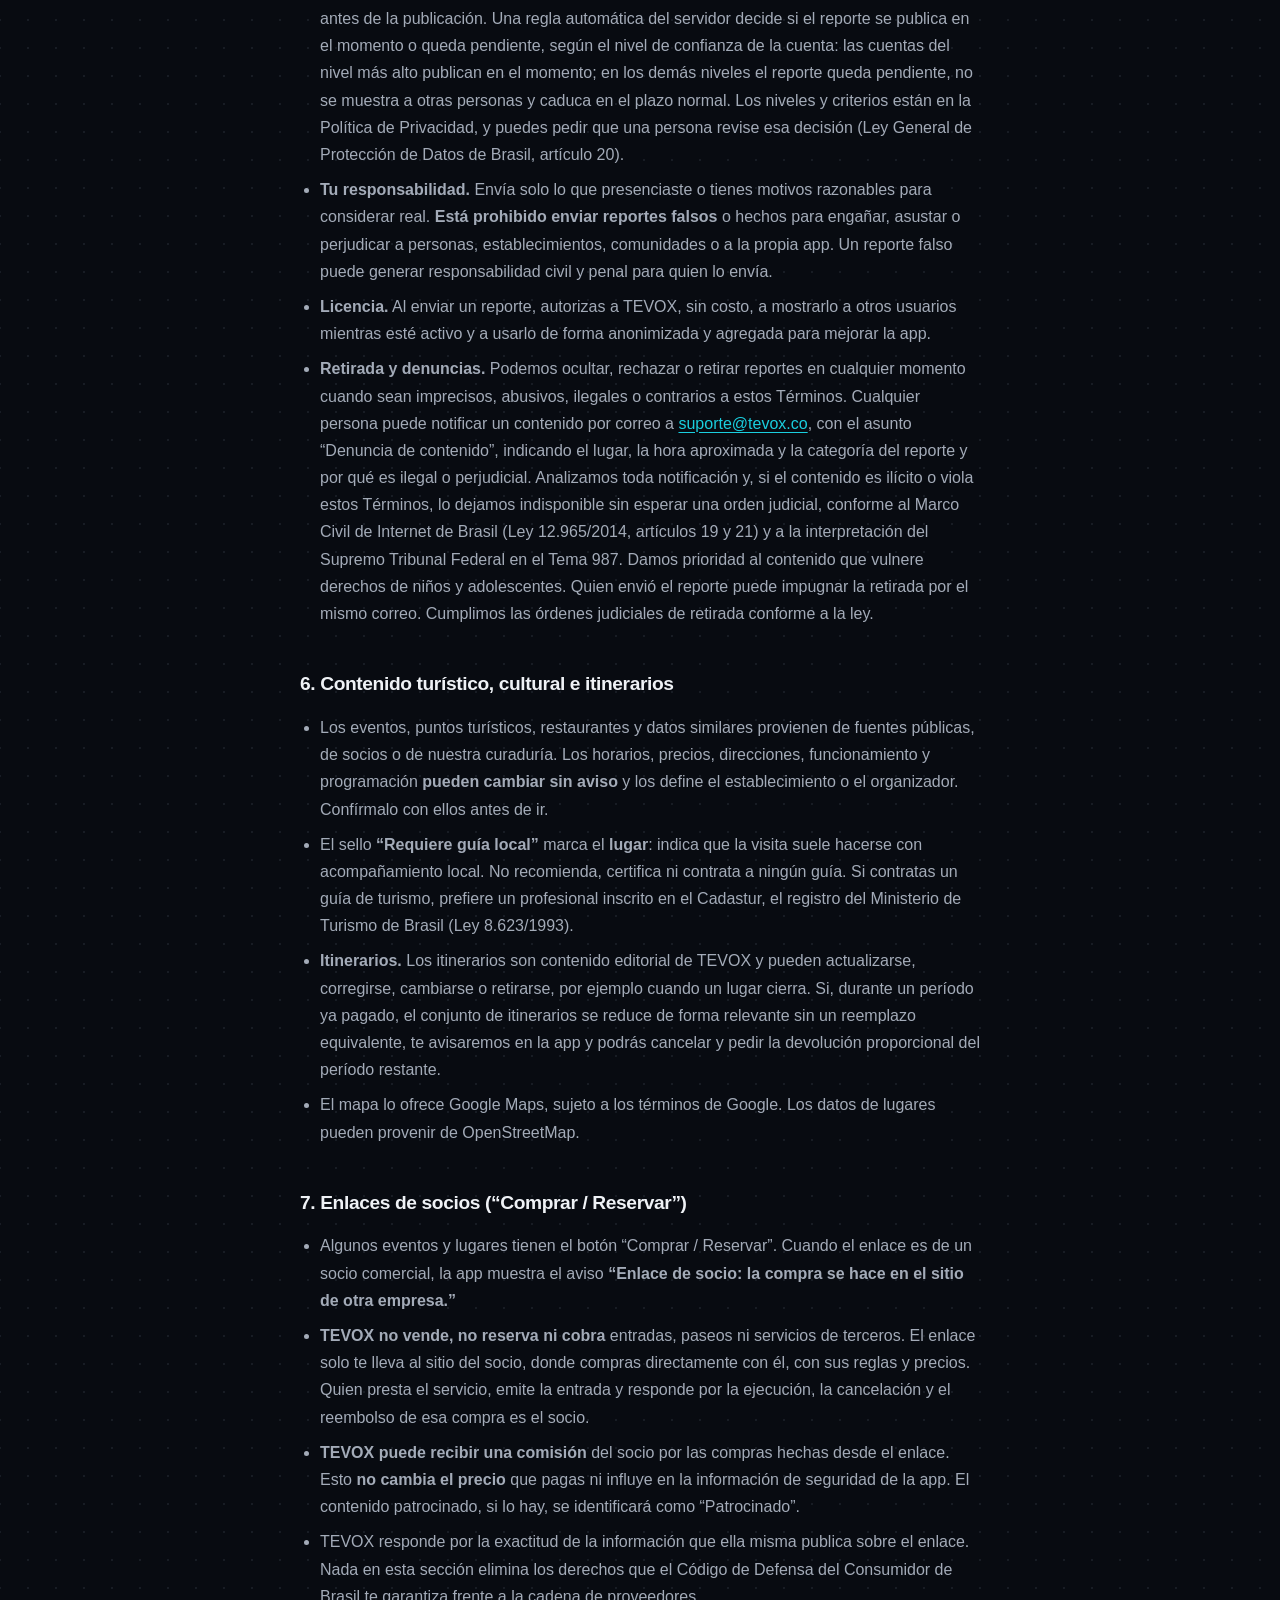
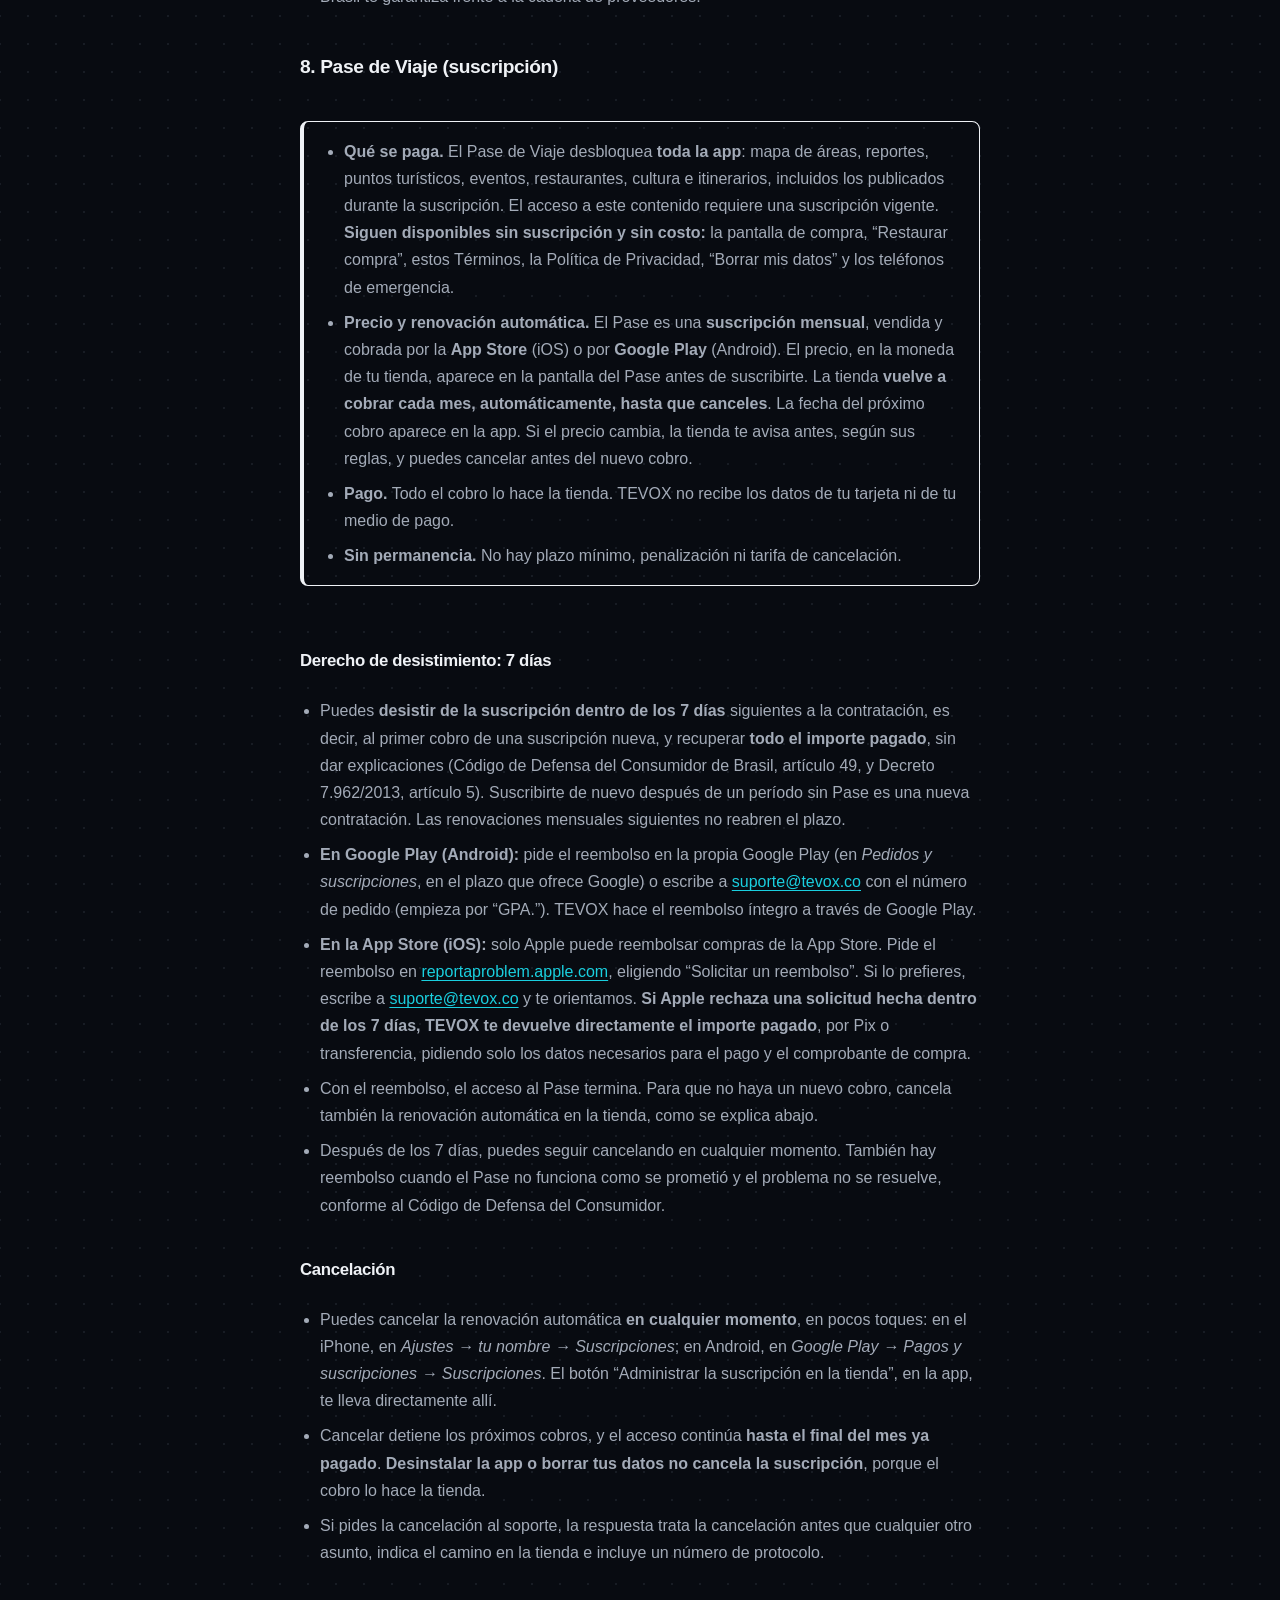
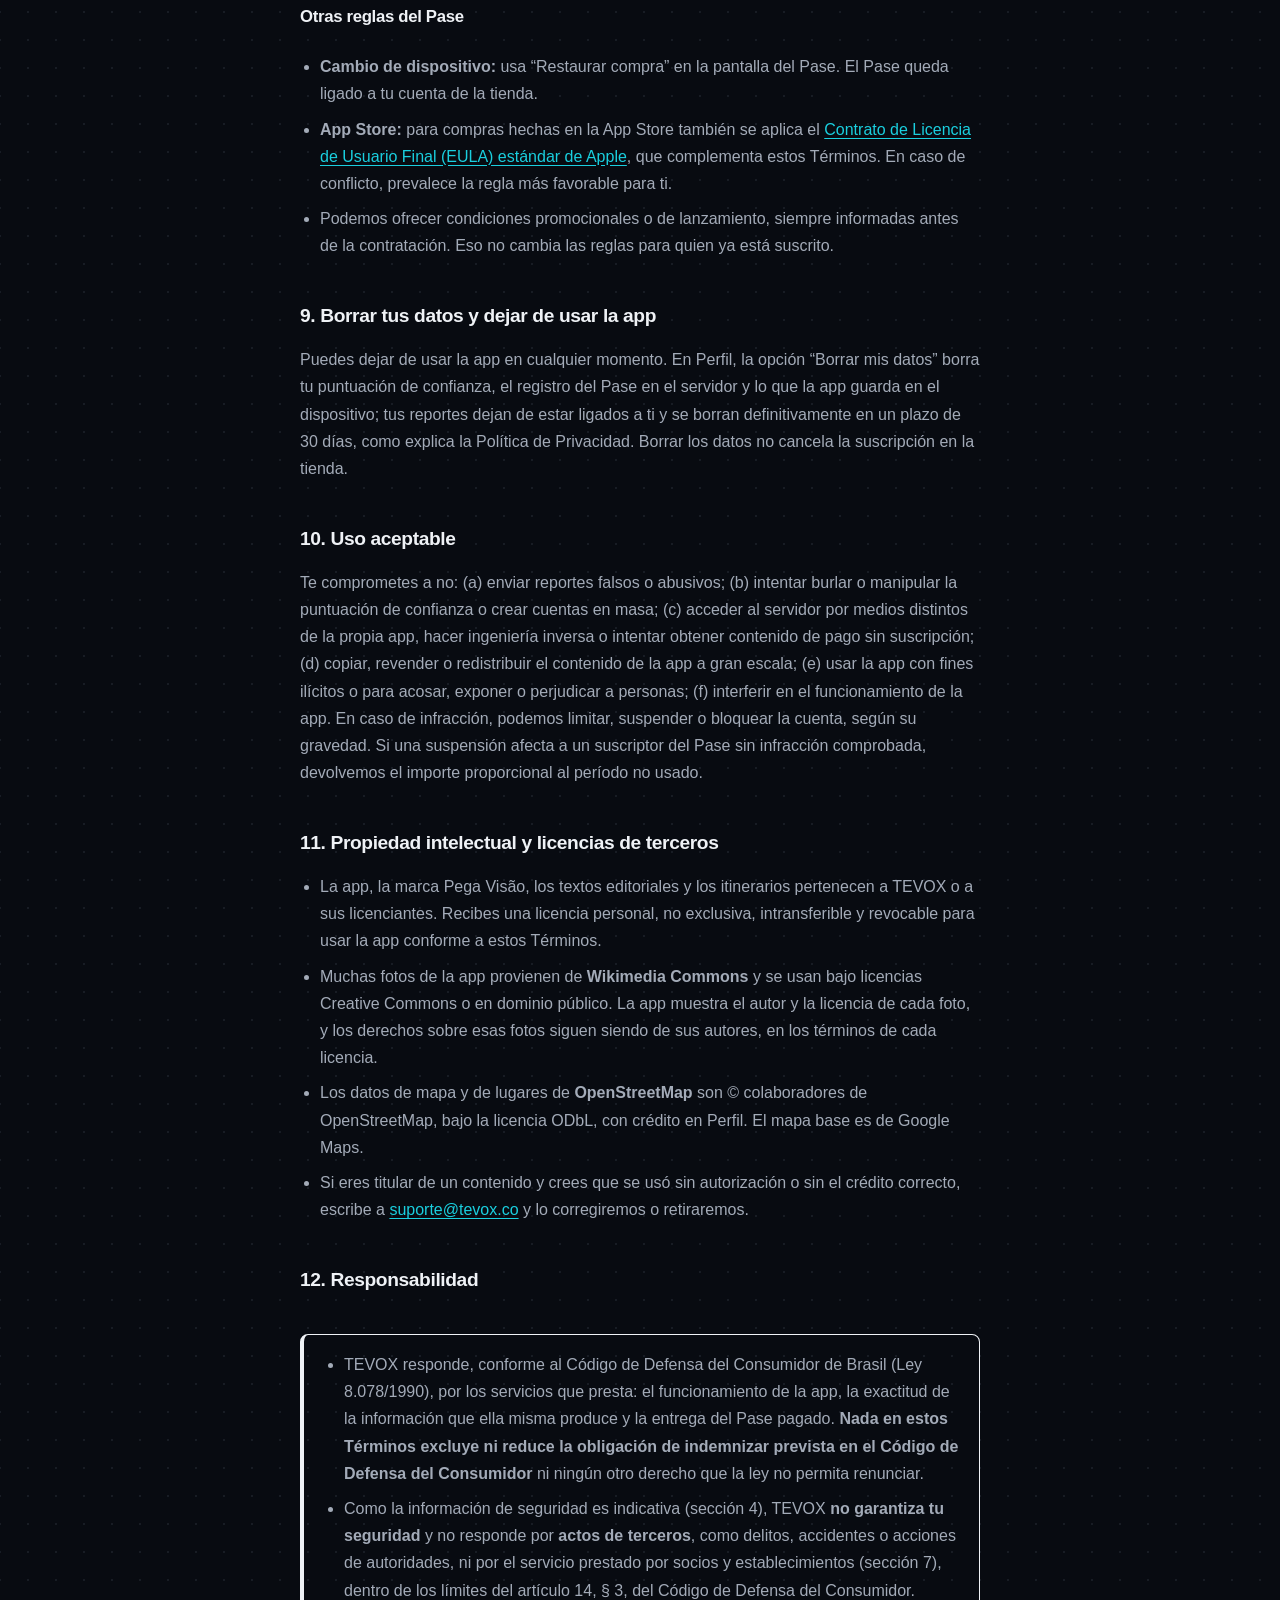
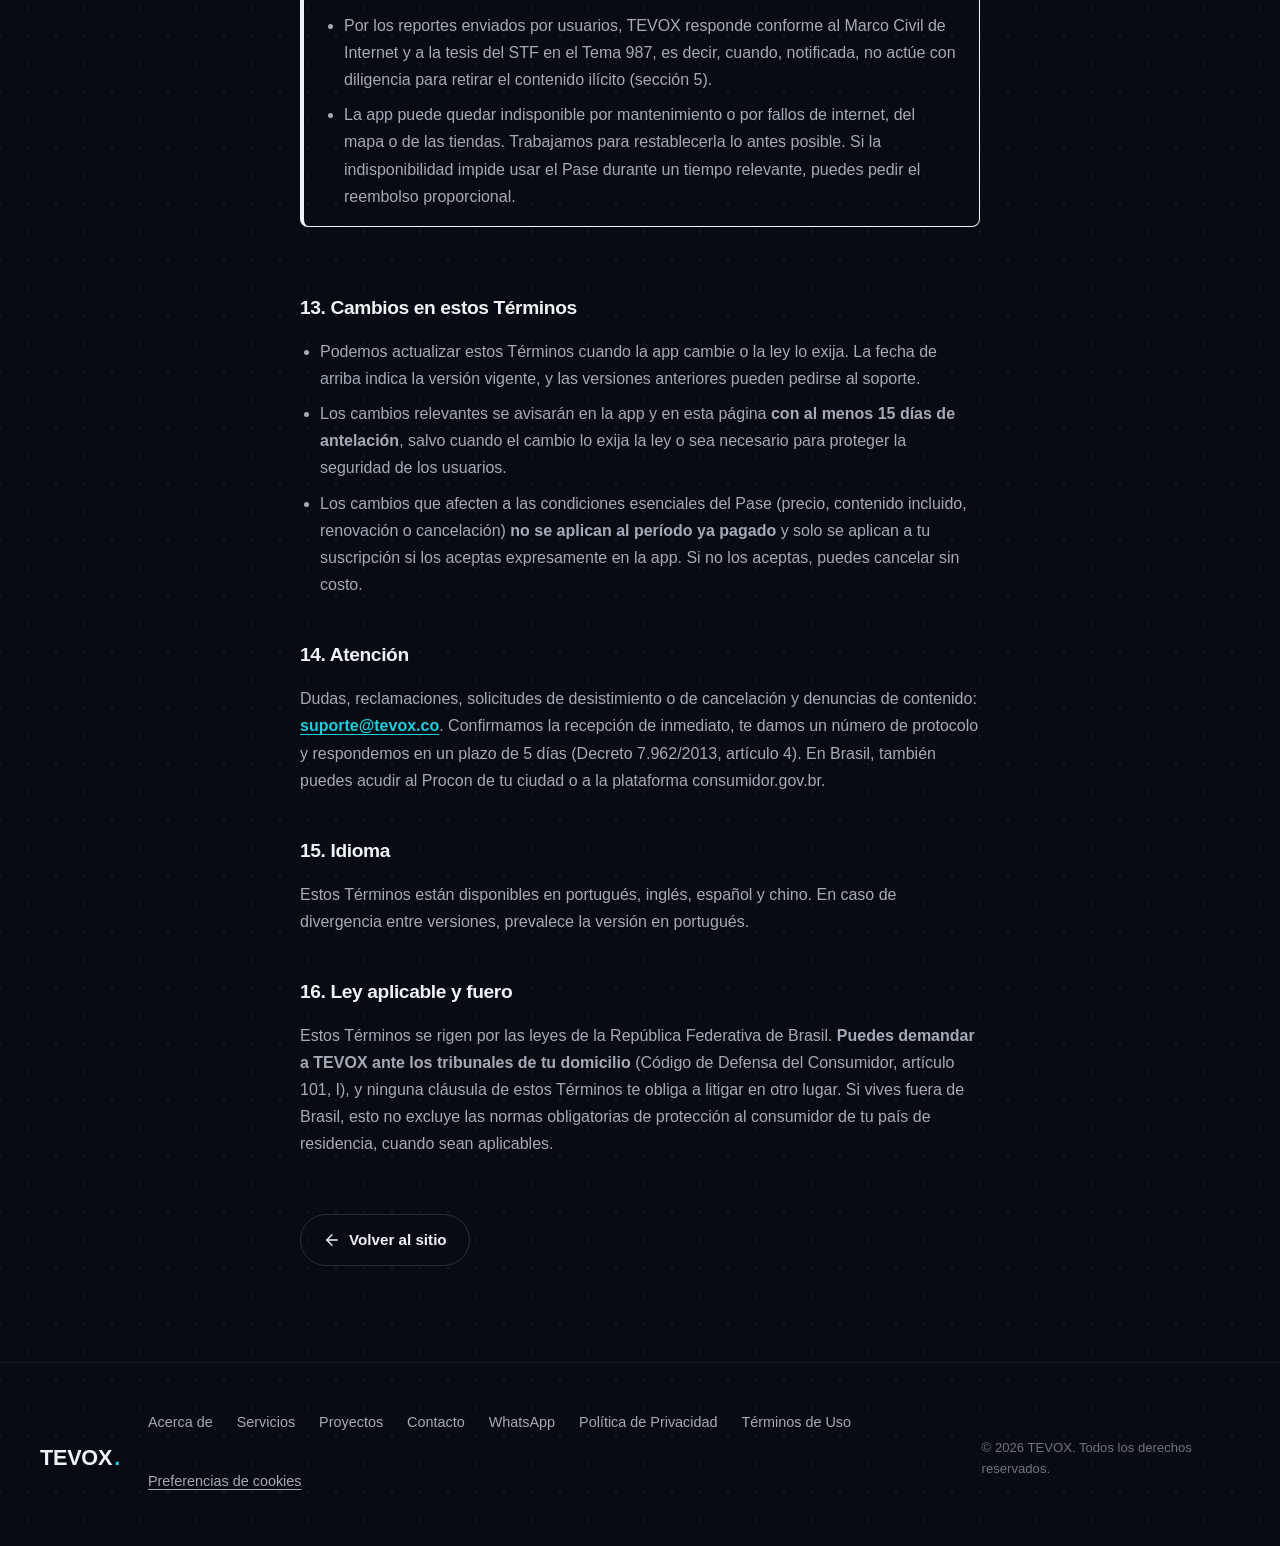
<file: pega-visao/es/terminos/index.html>
<!DOCTYPE html>
<html lang="es">
<head>
  <meta charset="UTF-8" />
  <meta name="viewport" content="width=device-width, initial-scale=1.0" />
  <meta http-equiv="Content-Security-Policy" content="default-src 'self'; script-src 'self' 'unsafe-inline' https://www.googletagmanager.com; style-src 'self' 'unsafe-inline' https://fonts.googleapis.com; font-src 'self' https://fonts.gstatic.com; img-src 'self' data: https://www.googletagmanager.com https://*.google-analytics.com; connect-src 'self' https://formspree.io https://www.googletagmanager.com https://*.google-analytics.com https://*.analytics.google.com; object-src 'none'; base-uri 'self'; form-action 'self' https://formspree.io; upgrade-insecure-requests" />
  <meta name="referrer" content="strict-origin-when-cross-origin" />
  <title>Términos de Uso de Pega Visão — TEVOX</title>
  <meta name="description" content="Términos de uso de la app Pega Visão, de TEVOX: información indicativa, reportes de usuarios, Pase de Viaje con desistimiento en 7 días, enlaces de socios, edad y fuero del consumidor." />
  <link rel="canonical" href="https://tevox.co/pega-visao/es/terminos" />
  <link rel="alternate" hreflang="pt-BR" href="https://tevox.co/pega-visao/termos" />
  <link rel="alternate" hreflang="en" href="https://tevox.co/pega-visao/en/terms" />
  <link rel="alternate" hreflang="es" href="https://tevox.co/pega-visao/es/terminos" />
  <link rel="alternate" hreflang="zh-CN" href="https://tevox.co/pega-visao/zh/terms" />
  <link rel="alternate" hreflang="x-default" href="https://tevox.co/pega-visao/termos" />
  <meta name="theme-color" content="#111a24" />

  <link rel="icon" type="image/svg+xml" href="/assets/img/favicon.svg" />
  <link rel="icon" type="image/png" sizes="32x32" href="/assets/img/favicon-32x32.png" />
  <link rel="icon" type="image/png" sizes="16x16" href="/assets/img/favicon-16x16.png" />
  <link rel="apple-touch-icon" sizes="180x180" href="/assets/img/apple-touch-icon.png" />
  <link rel="manifest" href="/site.webmanifest" />

  <meta property="og:type" content="website" />
  <meta property="og:site_name" content="TEVOX" />
  <meta property="og:locale" content="es_ES" />
  <meta property="og:url" content="https://tevox.co/pega-visao/es/terminos" />
  <meta property="og:title" content="Términos de Uso de Pega Visão — TEVOX" />
  <meta property="og:description" content="Términos de uso de la app Pega Visão, de TEVOX: información indicativa, reportes de usuarios, Pase de Viaje con desistimiento en 7 días, enlaces de socios, edad y fuero del consumidor." />
  <meta property="og:image" content="https://tevox.co/assets/img/og-image.jpg" />
  <meta property="og:image:width" content="1200" />
  <meta property="og:image:height" content="630" />
  <meta name="twitter:card" content="summary_large_image" />
  <meta name="twitter:image" content="https://tevox.co/assets/img/og-image.jpg" />

  <link rel="preconnect" href="https://fonts.googleapis.com" />
  <link rel="preconnect" href="https://fonts.gstatic.com" crossorigin />
  <link rel="preload" as="style" href="https://fonts.googleapis.com/css2?family=Space+Grotesk:wght@500;600;700&family=Inter+Tight:wght@400;500;600&family=JetBrains+Mono:wght@400;500&display=swap" />
  <link rel="stylesheet" href="https://fonts.googleapis.com/css2?family=Space+Grotesk:wght@500;600;700&family=Inter+Tight:wght@400;500;600&family=JetBrains+Mono:wght@400;500&display=swap" media="print" onload="this.media='all'" />
  <noscript>
    <link rel="stylesheet" href="https://fonts.googleapis.com/css2?family=Space+Grotesk:wght@500;600;700&family=Inter+Tight:wght@400;500;600&family=JetBrains+Mono:wght@400;500&display=swap" />
  </noscript>

  <link rel="stylesheet" href="/assets/css/style.css" />

  <!-- Aviso de cookies: o Google Analytics (G-VL9RES16C8) só carrega depois do "Aceitar" -->
  <link rel="stylesheet" href="/assets/css/consentimento.css" />
  <script src="/assets/js/consentimento.js" defer></script>
  <style>
    .lang-switch{display:flex;flex-wrap:wrap;align-items:center;gap:.4rem;margin:0 0 1.25rem;font-family:"JetBrains Mono",monospace;font-size:.8rem}
    .lang-switch a,.lang-switch span{padding:.2rem .6rem;border:1px solid currentColor;border-radius:999px;text-decoration:none;opacity:.7}
    .lang-switch a:hover,.lang-switch a:focus-visible{opacity:1}
    .lang-switch [aria-current="page"]{opacity:1;font-weight:600}
    .legal-destaque{margin:1.5rem 0;padding:1rem 1.25rem;border:1px solid currentColor;border-left-width:4px;border-radius:8px}
    .legal-destaque > h2:first-child{margin-top:0}
    .legal-body h3{margin:1.5rem 0 .5rem;font-size:1.05rem}
  </style>
</head>
<body>

  <header class="site-header" id="header">
    <div class="wrap header-inner">
      <a class="logo" href="/index.html#top">TEVOX<span class="logo-dot">.</span></a>

      <nav class="nav" aria-label="Navegación principal">
        <a href="/index.html#sobre">Acerca de</a>
        <a href="/index.html#servicos">Servicios</a>
        <a href="/index.html#projetos">Proyectos</a>
        <a href="/index.html#contato">Contacto</a>
      </nav>

      <a class="btn btn-primary btn-sm header-cta" href="https://wa.me/5521995925328?text=Ol%C3%A1%2C%20vim%20pelo%20site%20da%20TEVOX" target="_blank" rel="noopener">
        Hablar por WhatsApp
      </a>

      <button class="nav-toggle" id="navToggle" aria-label="Abrir menú" aria-expanded="false" aria-controls="mobileNav">
        <svg class="icon-open" viewBox="0 0 24 24" fill="none" stroke="currentColor" stroke-width="1.7" stroke-linecap="round"><line x1="4" y1="7" x2="20" y2="7"/><line x1="4" y1="12" x2="20" y2="12"/><line x1="4" y1="17" x2="20" y2="17"/></svg>
        <svg class="icon-close" viewBox="0 0 24 24" fill="none" stroke="currentColor" stroke-width="1.7" stroke-linecap="round"><line x1="6" y1="6" x2="18" y2="18"/><line x1="18" y1="6" x2="6" y2="18"/></svg>
      </button>
    </div>

    <nav class="mobile-nav" id="mobileNav" aria-label="Navegación móvil">
      <a href="/index.html#sobre">Acerca de</a>
      <a href="/index.html#servicos">Servicios</a>
      <a href="/index.html#projetos">Proyectos</a>
      <a href="/index.html#contato">Contacto</a>
      <a class="btn btn-primary" href="https://wa.me/5521995925328?text=Ol%C3%A1%2C%20vim%20pelo%20site%20da%20TEVOX" target="_blank" rel="noopener">
        Hablar por WhatsApp
      </a>
    </nav>
  </header>

  <main id="top">
    <section class="legal">
      <div class="wrap legal-wrap">
        <p class="eyebrow">Legal · Pega Visão</p>
        <h1>Términos de Uso de Pega Visão</h1>
        <p class="lead">Última actualización: 6 de noviembre de 2026. En caso de divergencia entre versiones, prevalece la versión en portugués.</p>
        <nav class="lang-switch" aria-label="Idioma"><a href="/pega-visao/termos" hreflang="pt-BR" lang="pt-BR" title="Português">PT</a><a href="/pega-visao/en/terms" hreflang="en" lang="en" title="English">EN</a><span aria-current="page" lang="es" title="Español">ES</span><a href="/pega-visao/zh/terms" hreflang="zh-CN" lang="zh-CN" title="简体中文">中文</a></nav>

        <div class="legal-body">
          <div class="legal-destaque" role="note" aria-labelledby="resumo-titulo">
            <h2 id="resumo-titulo">Resumen de los puntos principales</h2>
            <p>Este resumen no sustituye el texto completo, pero destaca las cláusulas que limitan derechos o que debes conocer antes de usar la app o suscribirte al Pase de Viaje.</p>
            <ul>
              <li><strong>La información de la app es indicativa, no una garantía de seguridad</strong>, y no es en tiempo real. Pega Visão es independiente, no tiene vínculo con el gobierno ni con la policía y <strong>no es un canal de emergencia</strong>: en una emergencia, llama al 190, 192 o 193 (sección 4).</li>
              <li><strong>Los reportes los envían usuarios</strong> y no se verifican uno por uno. Está prohibido enviar reportes falsos (secciones 5 y 10).</li>
              <li><strong>La app es de pago: el Pase de Viaje, una suscripción mensual con renovación automática, desbloquea toda la app</strong>. Lo cobra la App Store o Google Play hasta que canceles. No hay permanencia ni penalización. Puedes <strong>desistir dentro de los 7 días</strong> siguientes a la contratación y recuperar tu dinero (sección 8).</li>
              <li><strong>Edad:</strong> Pega Visão y el Pase de Viaje están destinados a <strong>mayores de 18 años</strong>. La clasificación por edad es “no recomendado para menores de 14 años” (sección 2).</li>
              <li>Los enlaces marcados como <strong>“Enlace de socio”</strong> llevan al sitio de otra empresa, que es quien vende y presta el servicio; TEVOX puede recibir una comisión (sección 7).</li>
              <li>Puedes demandar a TEVOX <strong>ante los tribunales de tu domicilio</strong> (sección 16).</li>
            </ul>
          </div>

          <h2>1. Quiénes somos</h2>
          <p>La app <strong>Pega Visão</strong> la ofrece <strong>JORGE VICTOR DA SILVA BRAGA PORTUGAL DESENVOLVIMENTO DE SOFTWARE LTDA</strong>, microempresa brasileña con el nombre comercial <strong>TEVOX</strong> (“TEVOX”, “nosotros”), inscrita en el CNPJ con el nº <strong>68.512.157/0001-30</strong>, con domicilio social en Rua Visconde do Rio Branco, 1488, Conj. 909, 9º andar, Condomínio Universe Life Square, Bloco Comercial, Centro, Curitiba/PR, Brasil, CEP 80420-210. TEVOX es una empresa digital: la atención se presta por correo electrónico en <strong><a href="mailto:suporte@tevox.co">suporte@tevox.co</a></strong>, no de forma presencial en esa dirección.</p>
          <p>Estos Términos de Uso (“Términos”) rigen el uso de la app y la suscripción al Pase de Viaje. El tratamiento de datos personales se describe en la <a href="/pega-visao/es/privacidad">Política de Privacidad</a>, que forma parte de estos Términos.</p>

          <h2>2. Aceptación, edad y menores de edad</h2>
          <ul>
            <li><strong>Aceptación.</strong> Al instalar y usar la app, aceptas estos Términos. La suscripción al Pase de Viaje exige un <strong>acto propio de aceptación</strong>: al tocar “Suscribirse” en la pantalla del Pase, donde estos Términos están a un toque, declaras que los leíste y que los aceptas. Si no estás de acuerdo, no uses la app o no te suscribas.</li>
            <li><strong>Público y edad mínima.</strong> Pega Visão está destinada a personas de <strong>18 años o más</strong> y no está dirigida a niños ni adolescentes, como explica la Política de Privacidad. Al usar la app, declaras tener 18 años o más.</li>
            <li><strong>Clasificación por edad.</strong> Con independencia del público al que se destina, el contenido de la app está autoclasificado como <strong>no recomendado para menores de 14 años</strong>, porque permite compras dentro de la app, según la Guía Práctica de Clasificación Indicativa del Ministerio de Justicia y Seguridad Pública de Brasil.</li>
            <li><strong>Padres y responsables.</strong> Si un niño o adolescente está usando la app, el responsable puede borrarlo todo en Perfil &gt; Borrar mis datos o escribir al soporte. Las tiendas ofrecen controles familiares que permiten bloquear descargas y compras (En Familia de Apple, con “Solicitar la compra”, y Google Family Link).</li>
            <li><strong>Suscripción por menores.</strong> El Pase solo puede contratarlo un mayor de 18 años. Según el Código Civil brasileño (artículos 3 a 5), los menores de 18 años no contratan por sí solos. Si un menor se suscribe sin autorización de su responsable, el responsable puede pedir al soporte la cancelación y el reembolso íntegro, incluso después de los 7 días de la sección 8.</li>
          </ul>

          <h2>3. Qué ofrece la app</h2>
          <p>Para quien se mueve por las regiones atendidas del Estado de Río de Janeiro, Pega Visão reúne información sobre áreas del mapa (“Circulación libre”, “Atención”, “Requiere guía local”), reportes de seguridad enviados por otras personas, eventos, puntos turísticos, restaurantes e itinerarios. Parte del contenido se descarga y se guarda en el dispositivo para usarlo sin internet. La app funciona con una cuenta anónima, creada automáticamente, sin nombre, correo ni teléfono. El acceso al contenido de la app requiere una suscripción vigente al Pase de Viaje (sección 8).</p>

          <h2>4. La información es indicativa y no sustituye a las autoridades</h2>
          <div class="legal-destaque" role="note">
            <ul>
              <li>Las áreas y los reportes te ayudan a <strong>ir preparado</strong>. Nunca dicen “no vayas” y <strong>no garantizan que un lugar sea seguro o inseguro</strong>. La situación en la calle cambia rápido: la información puede estar incompleta, atrasada o equivocada, sobre todo sin conexión, cuando la app muestra el último contenido descargado.</li>
              <li>La clasificación “Atención” marca áreas de comunidad mapeadas. Es una etiqueta de orientación, <strong>no un índice de criminalidad</strong> ni un juicio sobre quien vive o trabaja allí. La clasificación aún no se ha revisado zona por zona y puede cambiar; si ves un error, escribe al soporte indicando la zona.</li>
              <li>Pega Visão es <strong>independiente</strong>: no tiene vínculo con el gobierno, la policía ni ningún organismo público, y no habla en su nombre.</li>
              <li><strong>La app no es un canal de emergencia y no pide ayuda por ti.</strong> En una emergencia, llama al <strong>190</strong> (Policía Militar), <strong>192</strong> (SAMU, ambulancias) o <strong>193</strong> (Bomberos). Para denunciar un hecho, acude a la policía.</li>
              <li>La decisión de ir a un lugar, y cómo, es siempre tuya. Usa también tu criterio y las orientaciones de las autoridades y de los vecinos.</li>
            </ul>
          </div>

          <h2>5. Reportes enviados por usuarios</h2>
          <ul>
            <li><strong>Cómo funcionan.</strong> El reporte se elige de una lista fija de categorías (por ejemplo, “Vía bloqueada”, “Evento en la calle”, “Acción policial”, “Riesgo o enfrentamiento”), sin texto libre, foto ni audio, y queda ligado al lugar donde estás. Se muestra a otras personas sin tu código de cuenta y <strong>caduca solo</strong> en algunas horas.</li>
            <li><strong>Publicación.</strong> TEVOX <strong>no verifica los reportes uno por uno</strong> y hoy no hay revisión humana antes de la publicación. Una regla automática del servidor decide si el reporte se publica en el momento o queda pendiente, según el nivel de confianza de la cuenta: las cuentas del nivel más alto publican en el momento; en los demás niveles el reporte queda pendiente, no se muestra a otras personas y caduca en el plazo normal. Los niveles y criterios están en la Política de Privacidad, y puedes pedir que una persona revise esa decisión (Ley General de Protección de Datos de Brasil, artículo 20).</li>
            <li><strong>Tu responsabilidad.</strong> Envía solo lo que presenciaste o tienes motivos razonables para considerar real. <strong>Está prohibido enviar reportes falsos</strong> o hechos para engañar, asustar o perjudicar a personas, establecimientos, comunidades o a la propia app. Un reporte falso puede generar responsabilidad civil y penal para quien lo envía.</li>
            <li><strong>Licencia.</strong> Al enviar un reporte, autorizas a TEVOX, sin costo, a mostrarlo a otros usuarios mientras esté activo y a usarlo de forma anonimizada y agregada para mejorar la app.</li>
            <li><strong>Retirada y denuncias.</strong> Podemos ocultar, rechazar o retirar reportes en cualquier momento cuando sean imprecisos, abusivos, ilegales o contrarios a estos Términos. Cualquier persona puede notificar un contenido por correo a <a href="mailto:suporte@tevox.co">suporte@tevox.co</a>, con el asunto “Denuncia de contenido”, indicando el lugar, la hora aproximada y la categoría del reporte y por qué es ilegal o perjudicial. Analizamos toda notificación y, si el contenido es ilícito o viola estos Términos, lo dejamos indisponible sin esperar una orden judicial, conforme al Marco Civil de Internet de Brasil (Ley 12.965/2014, artículos 19 y 21) y a la interpretación del Supremo Tribunal Federal en el Tema 987. Damos prioridad al contenido que vulnere derechos de niños y adolescentes. Quien envió el reporte puede impugnar la retirada por el mismo correo. Cumplimos las órdenes judiciales de retirada conforme a la ley.</li>
          </ul>

          <h2>6. Contenido turístico, cultural e itinerarios</h2>
          <ul>
            <li>Los eventos, puntos turísticos, restaurantes y datos similares provienen de fuentes públicas, de socios o de nuestra curaduría. Los horarios, precios, direcciones, funcionamiento y programación <strong>pueden cambiar sin aviso</strong> y los define el establecimiento o el organizador. Confírmalo con ellos antes de ir.</li>
            <li>El sello <strong>“Requiere guía local”</strong> marca el <strong>lugar</strong>: indica que la visita suele hacerse con acompañamiento local. No recomienda, certifica ni contrata a ningún guía. Si contratas un guía de turismo, prefiere un profesional inscrito en el Cadastur, el registro del Ministerio de Turismo de Brasil (Ley 8.623/1993).</li>
            <li><strong>Itinerarios.</strong> Los itinerarios son contenido editorial de TEVOX y pueden actualizarse, corregirse, cambiarse o retirarse, por ejemplo cuando un lugar cierra. Si, durante un período ya pagado, el conjunto de itinerarios se reduce de forma relevante sin un reemplazo equivalente, te avisaremos en la app y podrás cancelar y pedir la devolución proporcional del período restante.</li>
            <li>El mapa lo ofrece Google Maps, sujeto a los términos de Google. Los datos de lugares pueden provenir de OpenStreetMap.</li>
          </ul>

          <h2>7. Enlaces de socios (“Comprar / Reservar”)</h2>
          <ul>
            <li>Algunos eventos y lugares tienen el botón “Comprar / Reservar”. Cuando el enlace es de un socio comercial, la app muestra el aviso <strong>“Enlace de socio: la compra se hace en el sitio de otra empresa.”</strong></li>
            <li><strong>TEVOX no vende, no reserva ni cobra</strong> entradas, paseos ni servicios de terceros. El enlace solo te lleva al sitio del socio, donde compras directamente con él, con sus reglas y precios. Quien presta el servicio, emite la entrada y responde por la ejecución, la cancelación y el reembolso de esa compra es el socio.</li>
            <li><strong>TEVOX puede recibir una comisión</strong> del socio por las compras hechas desde el enlace. Esto <strong>no cambia el precio</strong> que pagas ni influye en la información de seguridad de la app. El contenido patrocinado, si lo hay, se identificará como “Patrocinado”.</li>
            <li>TEVOX responde por la exactitud de la información que ella misma publica sobre el enlace. Nada en esta sección elimina los derechos que el Código de Defensa del Consumidor de Brasil te garantiza frente a la cadena de proveedores.</li>
          </ul>

          <h2>8. Pase de Viaje (suscripción)</h2>
          <div class="legal-destaque" role="note">
            <ul>
              <li><strong>Qué se paga.</strong> El Pase de Viaje desbloquea <strong>toda la app</strong>: mapa de áreas, reportes, puntos turísticos, eventos, restaurantes, cultura e itinerarios, incluidos los publicados durante la suscripción. El acceso a este contenido requiere una suscripción vigente. <strong>Siguen disponibles sin suscripción y sin costo:</strong> la pantalla de compra, “Restaurar compra”, estos Términos, la Política de Privacidad, “Borrar mis datos” y los teléfonos de emergencia.</li>
              <li><strong>Precio y renovación automática.</strong> El Pase es una <strong>suscripción mensual</strong>, vendida y cobrada por la <strong>App Store</strong> (iOS) o por <strong>Google Play</strong> (Android). El precio, en la moneda de tu tienda, aparece en la pantalla del Pase antes de suscribirte. La tienda <strong>vuelve a cobrar cada mes, automáticamente, hasta que canceles</strong>. La fecha del próximo cobro aparece en la app. Si el precio cambia, la tienda te avisa antes, según sus reglas, y puedes cancelar antes del nuevo cobro.</li>
              <li><strong>Pago.</strong> Todo el cobro lo hace la tienda. TEVOX no recibe los datos de tu tarjeta ni de tu medio de pago.</li>
              <li><strong>Sin permanencia.</strong> No hay plazo mínimo, penalización ni tarifa de cancelación.</li>
            </ul>
          </div>
          <h3 id="arrependimento">Derecho de desistimiento: 7 días</h3>
          <ul>
            <li>Puedes <strong>desistir de la suscripción dentro de los 7 días</strong> siguientes a la contratación, es decir, al primer cobro de una suscripción nueva, y recuperar <strong>todo el importe pagado</strong>, sin dar explicaciones (Código de Defensa del Consumidor de Brasil, artículo 49, y Decreto 7.962/2013, artículo 5). Suscribirte de nuevo después de un período sin Pase es una nueva contratación. Las renovaciones mensuales siguientes no reabren el plazo.</li>
            <li><strong>En Google Play (Android):</strong> pide el reembolso en la propia Google Play (en <em>Pedidos y suscripciones</em>, en el plazo que ofrece Google) o escribe a <a href="mailto:suporte@tevox.co">suporte@tevox.co</a> con el número de pedido (empieza por “GPA.”). TEVOX hace el reembolso íntegro a través de Google Play.</li>
            <li><strong>En la App Store (iOS):</strong> solo Apple puede reembolsar compras de la App Store. Pide el reembolso en <a href="https://reportaproblem.apple.com" target="_blank" rel="noopener">reportaproblem.apple.com</a>, eligiendo “Solicitar un reembolso”. Si lo prefieres, escribe a <a href="mailto:suporte@tevox.co">suporte@tevox.co</a> y te orientamos. <strong>Si Apple rechaza una solicitud hecha dentro de los 7 días, TEVOX te devuelve directamente el importe pagado</strong>, por Pix o transferencia, pidiendo solo los datos necesarios para el pago y el comprobante de compra.</li>
            <li>Con el reembolso, el acceso al Pase termina. Para que no haya un nuevo cobro, cancela también la renovación automática en la tienda, como se explica abajo.</li>
            <li>Después de los 7 días, puedes seguir cancelando en cualquier momento. También hay reembolso cuando el Pase no funciona como se prometió y el problema no se resuelve, conforme al Código de Defensa del Consumidor.</li>
          </ul>
          <h3>Cancelación</h3>
          <ul>
            <li>Puedes cancelar la renovación automática <strong>en cualquier momento</strong>, en pocos toques: en el iPhone, en <em>Ajustes → tu nombre → Suscripciones</em>; en Android, en <em>Google Play → Pagos y suscripciones → Suscripciones</em>. El botón “Administrar la suscripción en la tienda”, en la app, te lleva directamente allí.</li>
            <li>Cancelar detiene los próximos cobros, y el acceso continúa <strong>hasta el final del mes ya pagado</strong>. <strong>Desinstalar la app o borrar tus datos no cancela la suscripción</strong>, porque el cobro lo hace la tienda.</li>
            <li>Si pides la cancelación al soporte, la respuesta trata la cancelación antes que cualquier otro asunto, indica el camino en la tienda e incluye un número de protocolo.</li>
          </ul>
          <h3>Otras reglas del Pase</h3>
          <ul>
            <li><strong>Cambio de dispositivo:</strong> usa “Restaurar compra” en la pantalla del Pase. El Pase queda ligado a tu cuenta de la tienda.</li>
            <li><strong>App Store:</strong> para compras hechas en la App Store también se aplica el <a href="https://www.apple.com/legal/internet-services/itunes/dev/stdeula/" target="_blank" rel="noopener">Contrato de Licencia de Usuario Final (EULA) estándar de Apple</a>, que complementa estos Términos. En caso de conflicto, prevalece la regla más favorable para ti.</li>
            <li>Podemos ofrecer condiciones promocionales o de lanzamiento, siempre informadas antes de la contratación. Eso no cambia las reglas para quien ya está suscrito.</li>
          </ul>

          <h2>9. Borrar tus datos y dejar de usar la app</h2>
          <p>Puedes dejar de usar la app en cualquier momento. En Perfil, la opción “Borrar mis datos” borra tu puntuación de confianza, el registro del Pase en el servidor y lo que la app guarda en el dispositivo; tus reportes dejan de estar ligados a ti y se borran definitivamente en un plazo de 30 días, como explica la Política de Privacidad. Borrar los datos no cancela la suscripción en la tienda.</p>

          <h2>10. Uso aceptable</h2>
          <p>Te comprometes a no: (a) enviar reportes falsos o abusivos; (b) intentar burlar o manipular la puntuación de confianza o crear cuentas en masa; (c) acceder al servidor por medios distintos de la propia app, hacer ingeniería inversa o intentar obtener contenido de pago sin suscripción; (d) copiar, revender o redistribuir el contenido de la app a gran escala; (e) usar la app con fines ilícitos o para acosar, exponer o perjudicar a personas; (f) interferir en el funcionamiento de la app. En caso de infracción, podemos limitar, suspender o bloquear la cuenta, según su gravedad. Si una suspensión afecta a un suscriptor del Pase sin infracción comprobada, devolvemos el importe proporcional al período no usado.</p>

          <h2>11. Propiedad intelectual y licencias de terceros</h2>
          <ul>
            <li>La app, la marca Pega Visão, los textos editoriales y los itinerarios pertenecen a TEVOX o a sus licenciantes. Recibes una licencia personal, no exclusiva, intransferible y revocable para usar la app conforme a estos Términos.</li>
            <li>Muchas fotos de la app provienen de <strong>Wikimedia Commons</strong> y se usan bajo licencias Creative Commons o en dominio público. La app muestra el autor y la licencia de cada foto, y los derechos sobre esas fotos siguen siendo de sus autores, en los términos de cada licencia.</li>
            <li>Los datos de mapa y de lugares de <strong>OpenStreetMap</strong> son © colaboradores de OpenStreetMap, bajo la licencia ODbL, con crédito en Perfil. El mapa base es de Google Maps.</li>
            <li>Si eres titular de un contenido y crees que se usó sin autorización o sin el crédito correcto, escribe a <a href="mailto:suporte@tevox.co">suporte@tevox.co</a> y lo corregiremos o retiraremos.</li>
          </ul>

          <h2>12. Responsabilidad</h2>
          <div class="legal-destaque" role="note">
            <ul>
              <li>TEVOX responde, conforme al Código de Defensa del Consumidor de Brasil (Ley 8.078/1990), por los servicios que presta: el funcionamiento de la app, la exactitud de la información que ella misma produce y la entrega del Pase pagado. <strong>Nada en estos Términos excluye ni reduce la obligación de indemnizar prevista en el Código de Defensa del Consumidor</strong> ni ningún otro derecho que la ley no permita renunciar.</li>
              <li>Como la información de seguridad es indicativa (sección 4), TEVOX <strong>no garantiza tu seguridad</strong> y no responde por <strong>actos de terceros</strong>, como delitos, accidentes o acciones de autoridades, ni por el servicio prestado por socios y establecimientos (sección 7), dentro de los límites del artículo 14, § 3, del Código de Defensa del Consumidor.</li>
              <li>Por los reportes enviados por usuarios, TEVOX responde conforme al Marco Civil de Internet y a la tesis del STF en el Tema 987, es decir, cuando, notificada, no actúe con diligencia para retirar el contenido ilícito (sección 5).</li>
              <li>La app puede quedar indisponible por mantenimiento o por fallos de internet, del mapa o de las tiendas. Trabajamos para restablecerla lo antes posible. Si la indisponibilidad impide usar el Pase durante un tiempo relevante, puedes pedir el reembolso proporcional.</li>
            </ul>
          </div>

          <h2>13. Cambios en estos Términos</h2>
          <ul>
            <li>Podemos actualizar estos Términos cuando la app cambie o la ley lo exija. La fecha de arriba indica la versión vigente, y las versiones anteriores pueden pedirse al soporte.</li>
            <li>Los cambios relevantes se avisarán en la app y en esta página <strong>con al menos 15 días de antelación</strong>, salvo cuando el cambio lo exija la ley o sea necesario para proteger la seguridad de los usuarios.</li>
            <li>Los cambios que afecten a las condiciones esenciales del Pase (precio, contenido incluido, renovación o cancelación) <strong>no se aplican al período ya pagado</strong> y solo se aplican a tu suscripción si los aceptas expresamente en la app. Si no los aceptas, puedes cancelar sin costo.</li>
          </ul>

          <h2>14. Atención</h2>
          <p>Dudas, reclamaciones, solicitudes de desistimiento o de cancelación y denuncias de contenido: <strong><a href="mailto:suporte@tevox.co">suporte@tevox.co</a></strong>. Confirmamos la recepción de inmediato, te damos un número de protocolo y respondemos en un plazo de 5 días (Decreto 7.962/2013, artículo 4). En Brasil, también puedes acudir al Procon de tu ciudad o a la plataforma consumidor.gov.br.</p>

          <h2>15. Idioma</h2>
          <p>Estos Términos están disponibles en portugués, inglés, español y chino. En caso de divergencia entre versiones, prevalece la versión en portugués.</p>

          <h2>16. Ley aplicable y fuero</h2>
          <p>Estos Términos se rigen por las leyes de la República Federativa de Brasil. <strong>Puedes demandar a TEVOX ante los tribunales de tu domicilio</strong> (Código de Defensa del Consumidor, artículo 101, I), y ninguna cláusula de estos Términos te obliga a litigar en otro lugar. Si vives fuera de Brasil, esto no excluye las normas obligatorias de protección al consumidor de tu país de residencia, cuando sean aplicables.</p>
        </div>

        <a class="btn btn-ghost legal-back" href="/index.html#top">
          <svg viewBox="0 0 24 24" fill="none" stroke="currentColor" stroke-width="1.7" stroke-linecap="round" stroke-linejoin="round"><line x1="19" y1="12" x2="5" y2="12"/><polyline points="12 19 5 12 12 5"/></svg>
          Volver al sitio
        </a>
      </div>
    </section>
  </main>

  <footer class="site-footer">
    <div class="wrap footer-grid">
      <a class="logo" href="/index.html#top">TEVOX<span class="logo-dot">.</span></a>
      <nav class="footer-nav" aria-label="Navegación del pie de página">
        <a href="/index.html#sobre">Acerca de</a>
        <a href="/index.html#servicos">Servicios</a>
        <a href="/index.html#projetos">Proyectos</a>
        <a href="/index.html#contato">Contacto</a>
        <a href="https://wa.me/5521995925328" target="_blank" rel="noopener">WhatsApp</a>
        <a href="/pega-visao/es/privacidad">Política de Privacidad</a>
        <a href="/pega-visao/es/terminos">Términos de Uso</a>
      </nav>
      <p class="footer-meta">© 2026 TEVOX. Todos los derechos reservados.</p>
    </div>
  </footer>

  <script src="/assets/js/main.js"></script>
</body>
</html>
</file>
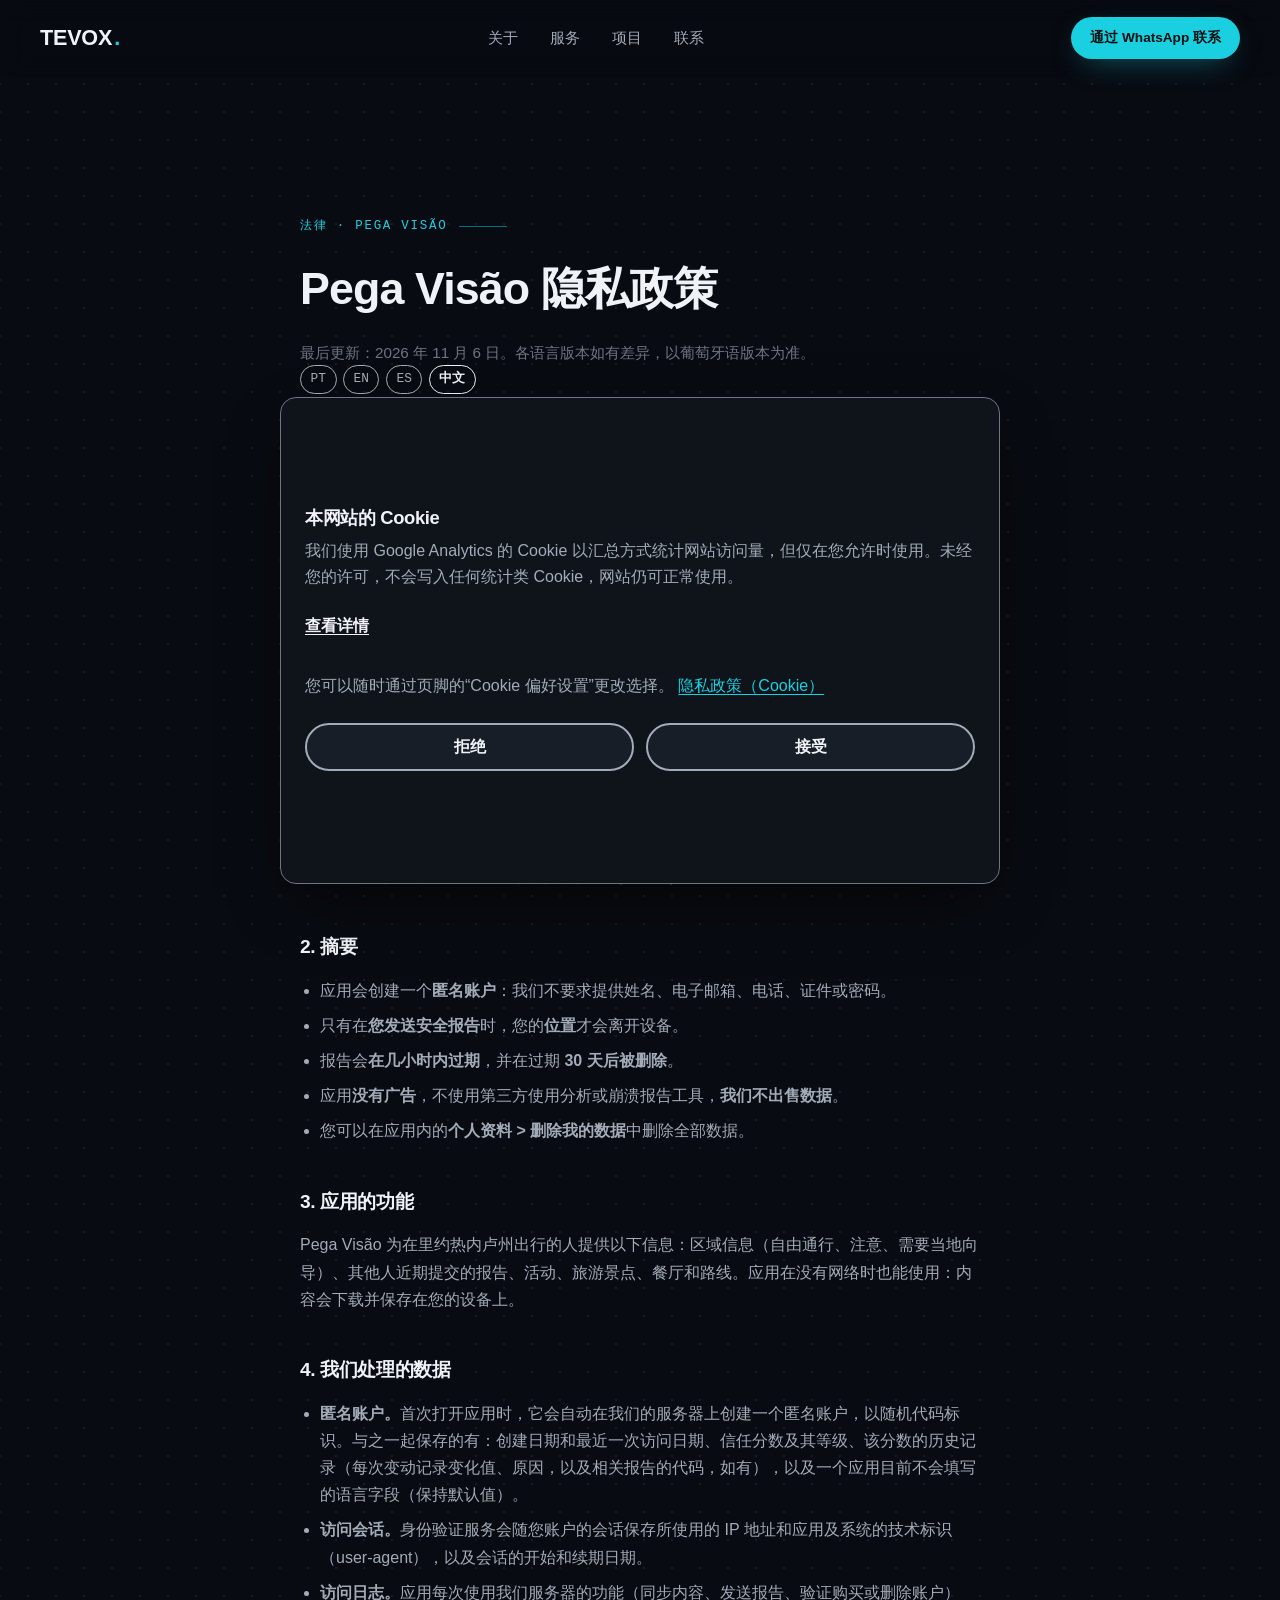
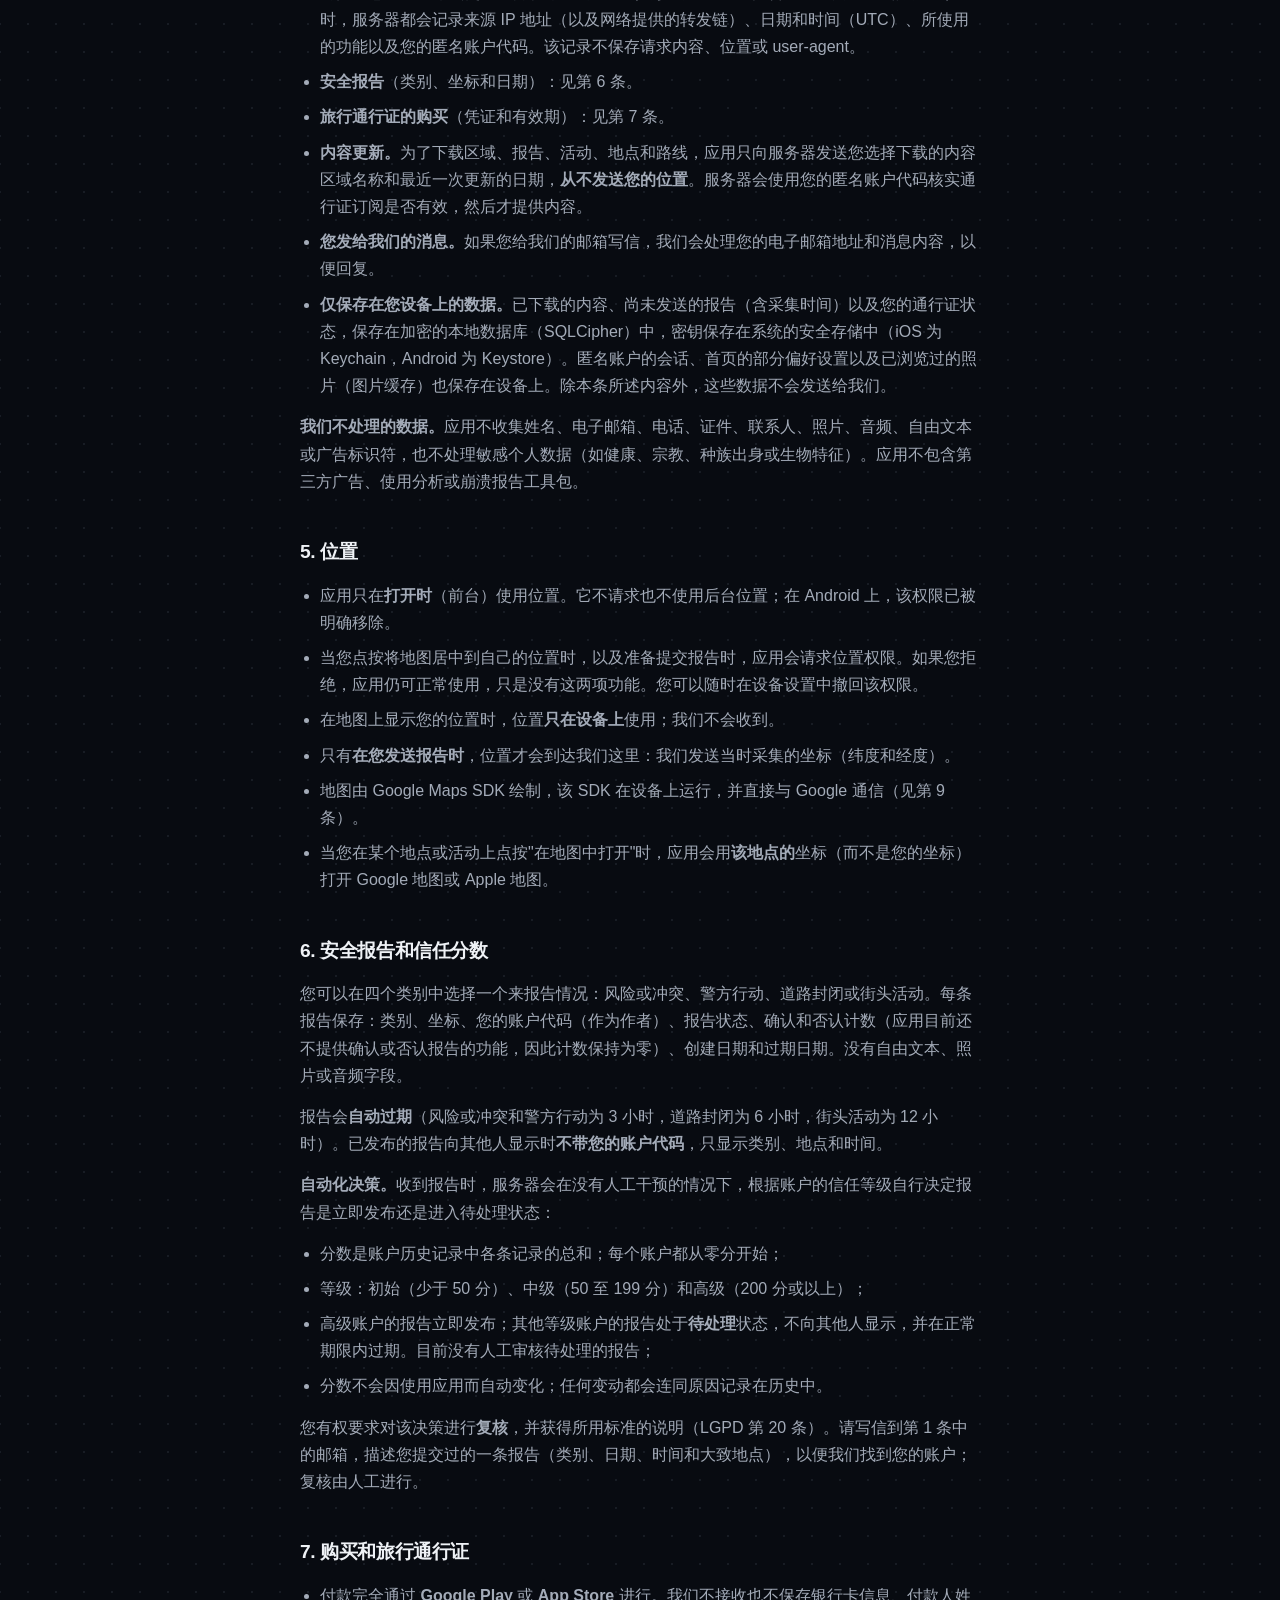
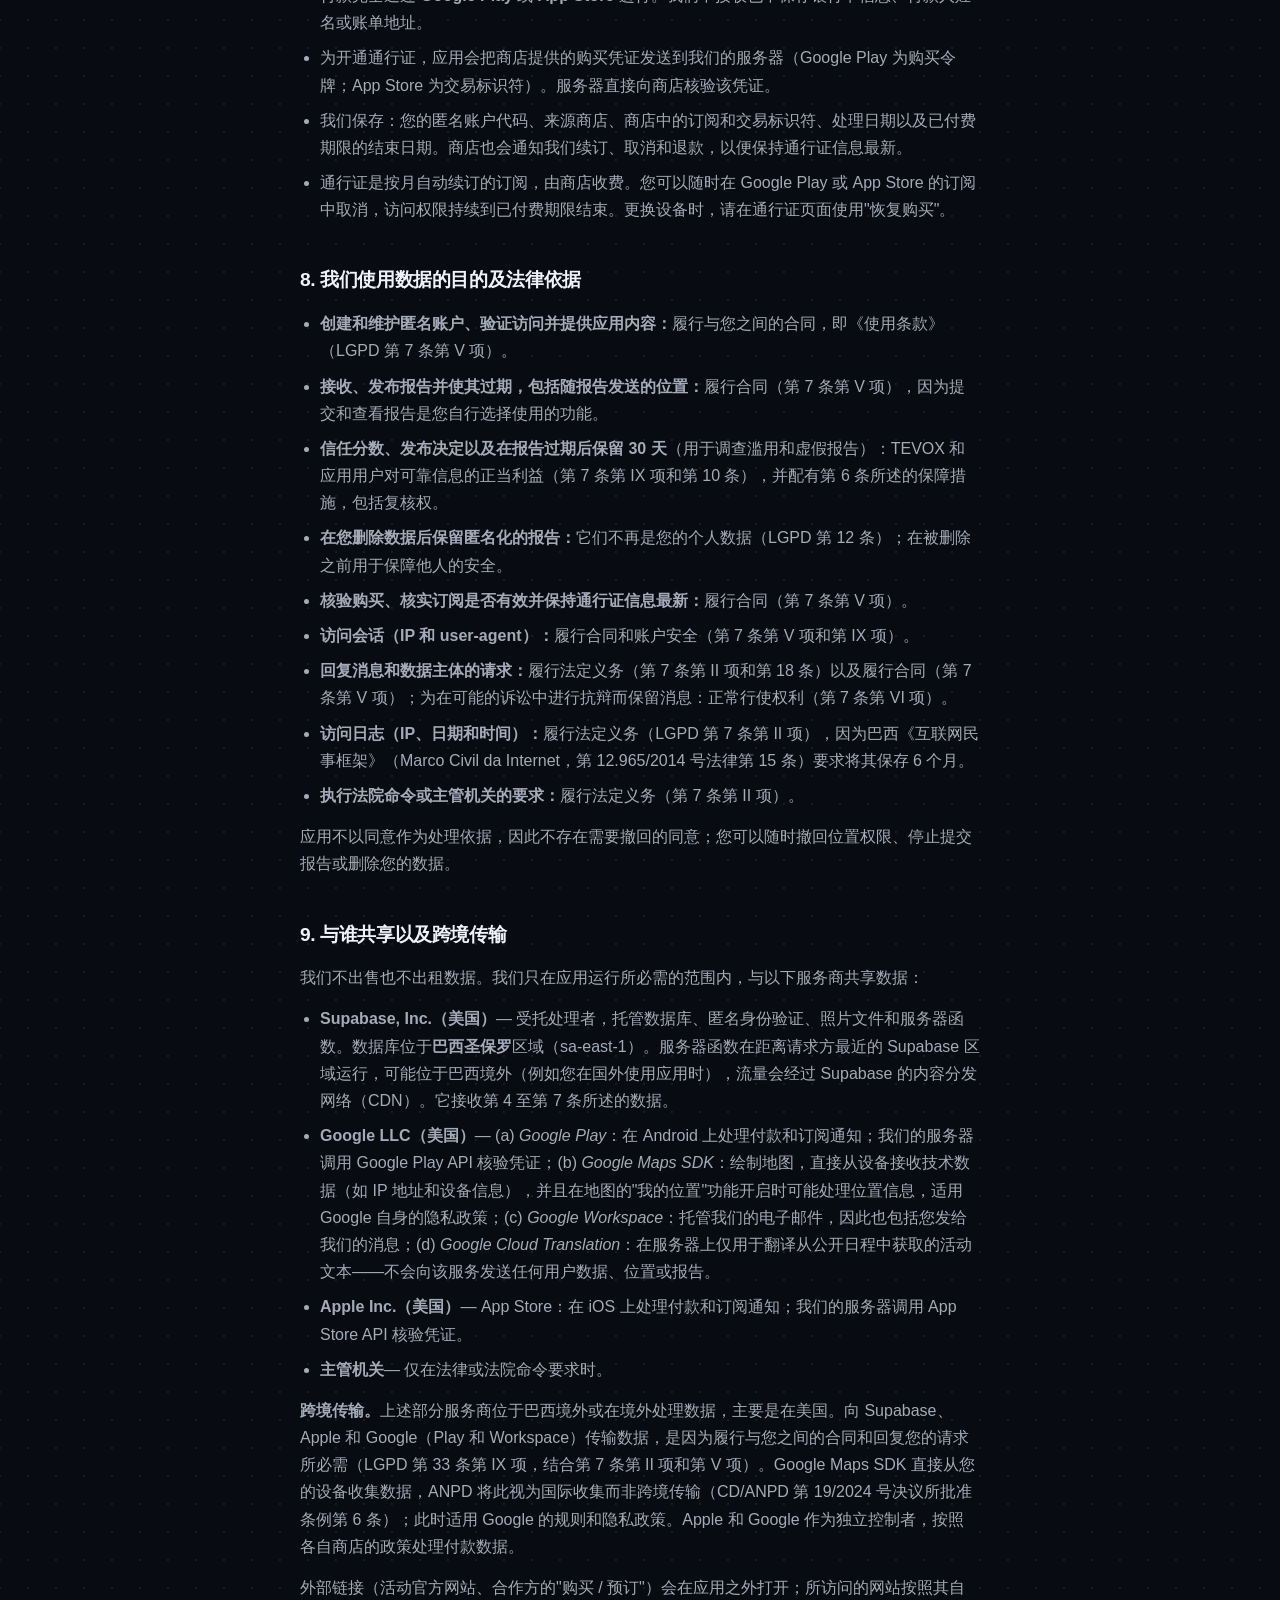
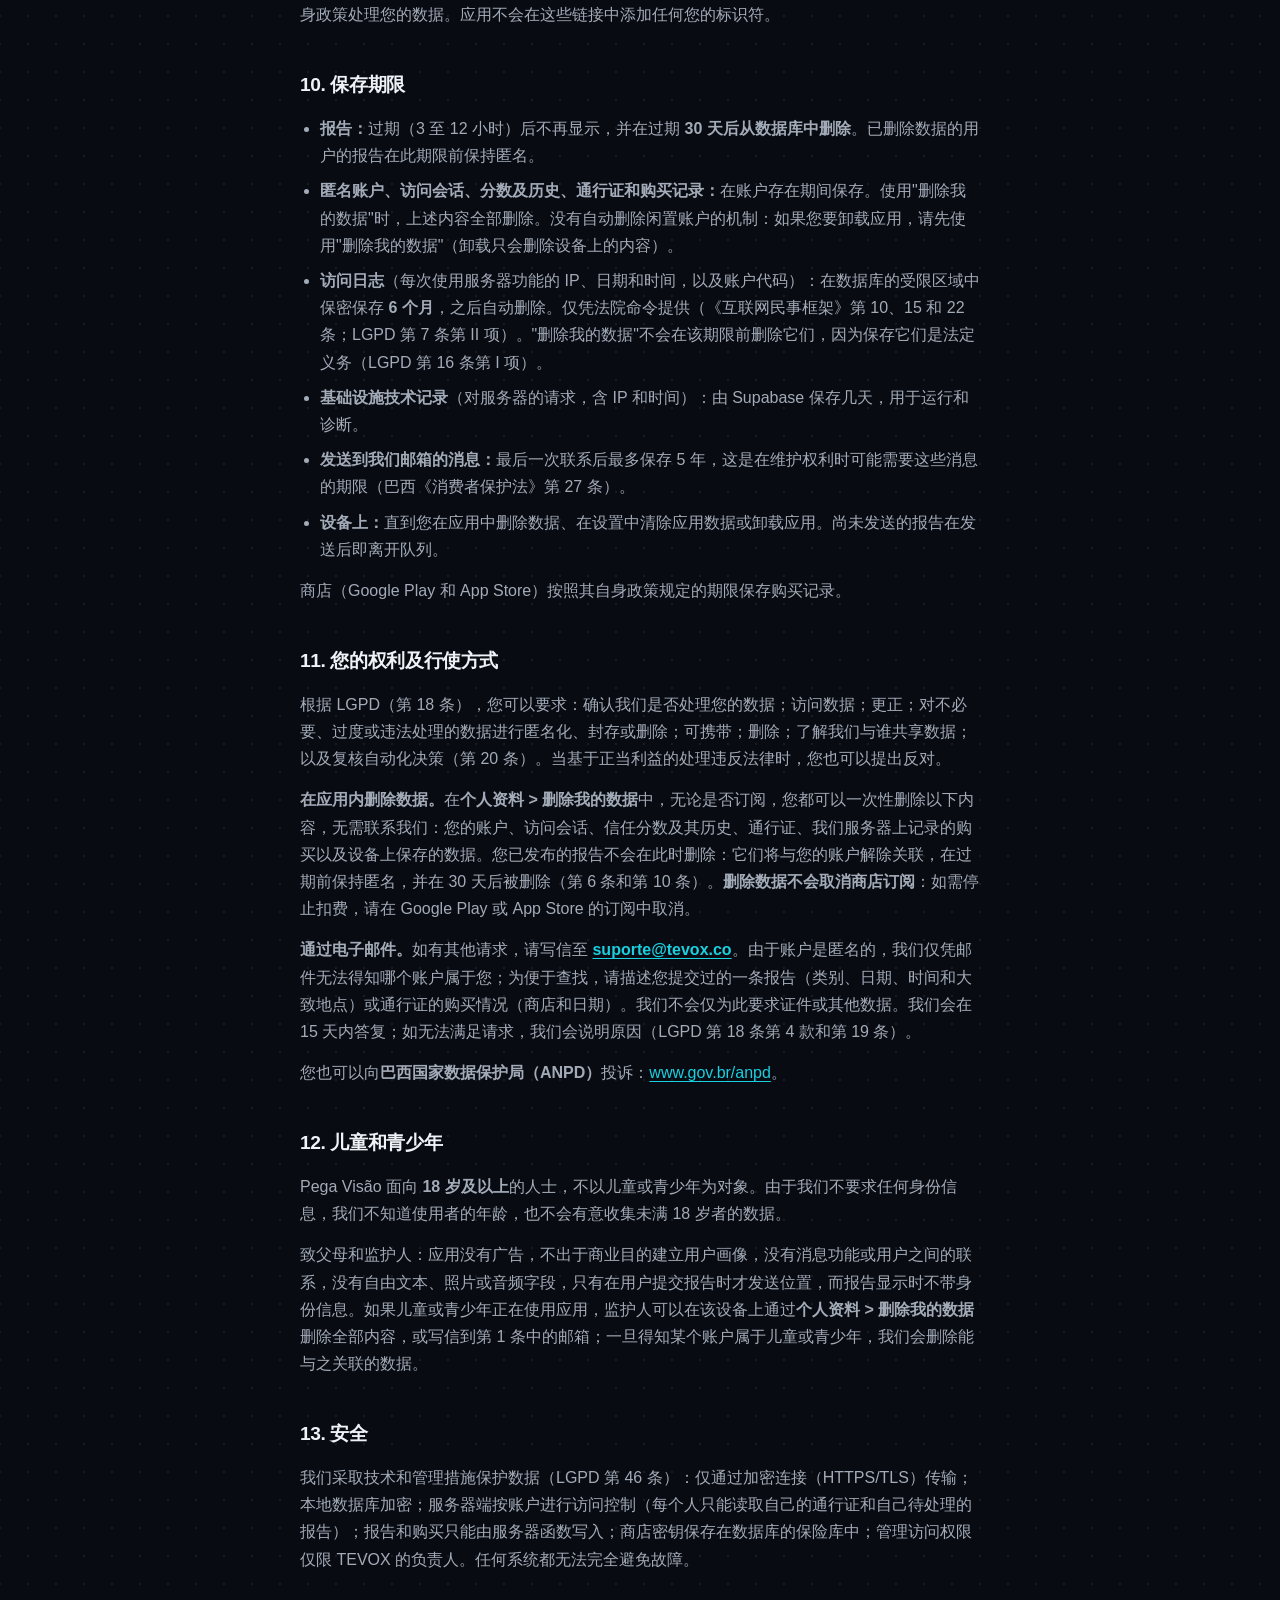
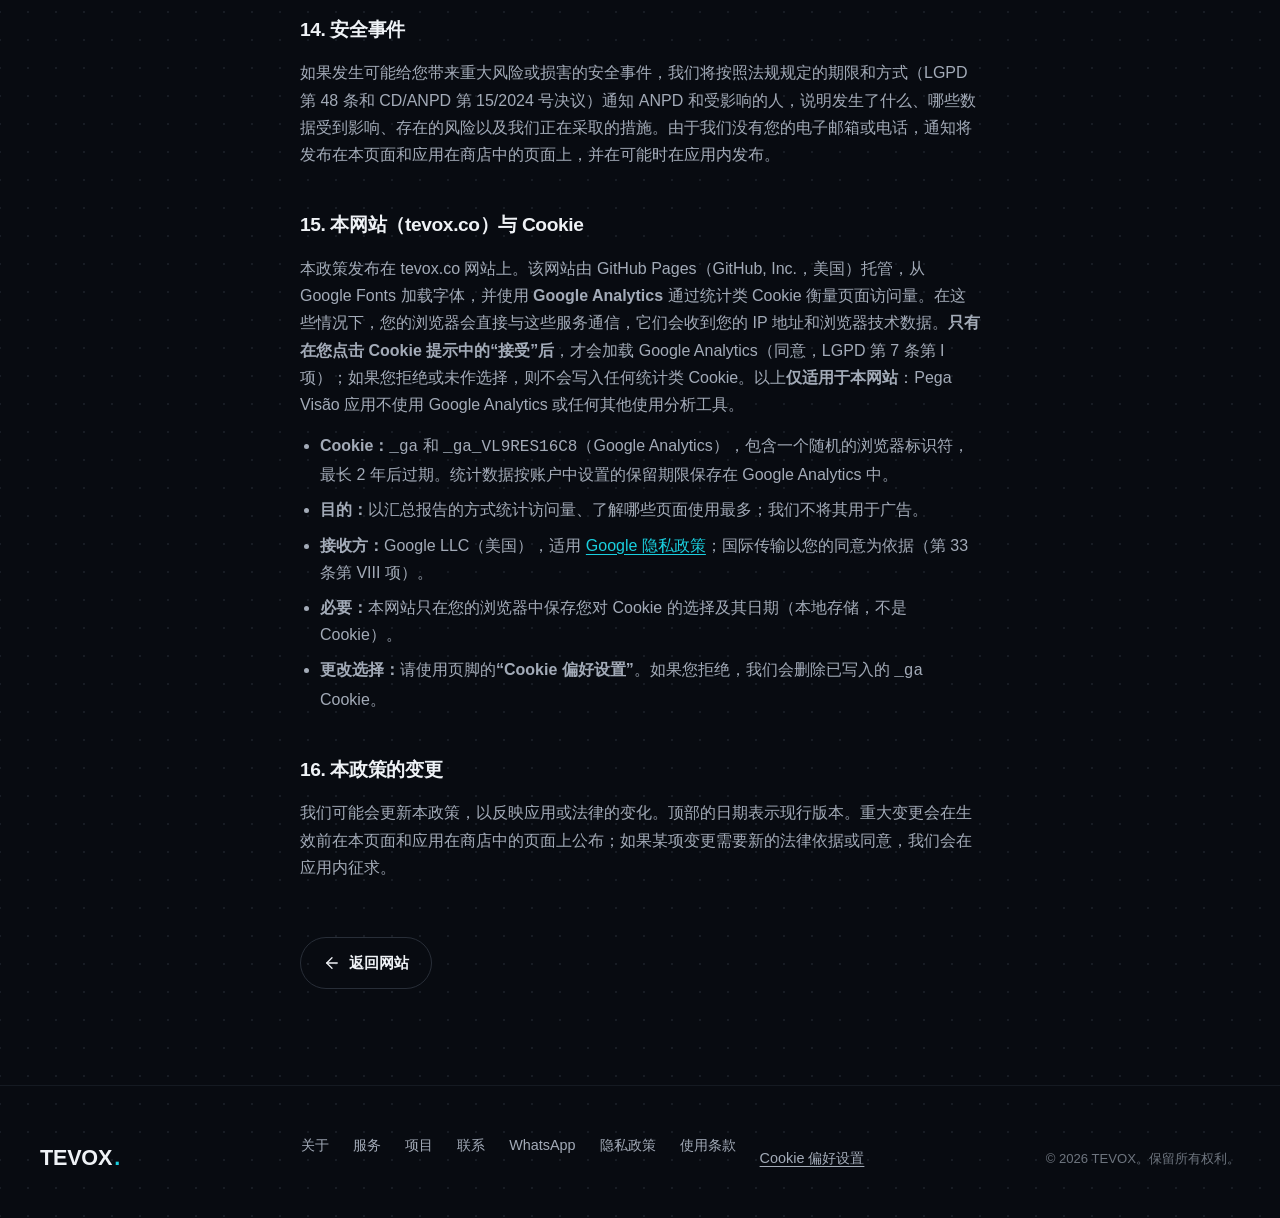
<file: pega-visao/zh/privacy/index.html>
<!DOCTYPE html>
<html lang="zh-CN">
<head>
  <meta charset="UTF-8" />
  <meta name="viewport" content="width=device-width, initial-scale=1.0" />
  <meta http-equiv="Content-Security-Policy" content="default-src 'self'; script-src 'self' 'unsafe-inline' https://www.googletagmanager.com; style-src 'self' 'unsafe-inline' https://fonts.googleapis.com; font-src 'self' https://fonts.gstatic.com; img-src 'self' data: https://www.googletagmanager.com https://*.google-analytics.com; connect-src 'self' https://formspree.io https://www.googletagmanager.com https://*.google-analytics.com https://*.analytics.google.com; object-src 'none'; base-uri 'self'; form-action 'self' https://formspree.io; upgrade-insecure-requests" />
  <meta name="referrer" content="strict-origin-when-cross-origin" />
  <title>Pega Visão 隐私政策 — TEVOX</title>
  <meta name="description" content="TEVOX 的 Pega Visão 应用如何处理位置、安全报告、匿名账户和购买。" />
  <link rel="canonical" href="https://tevox.co/pega-visao/zh/privacy" />
  <link rel="alternate" hreflang="pt-BR" href="https://tevox.co/pega-visao/privacidade" />
  <link rel="alternate" hreflang="en" href="https://tevox.co/pega-visao/en/privacy" />
  <link rel="alternate" hreflang="es" href="https://tevox.co/pega-visao/es/privacidad" />
  <link rel="alternate" hreflang="zh-CN" href="https://tevox.co/pega-visao/zh/privacy" />
  <link rel="alternate" hreflang="x-default" href="https://tevox.co/pega-visao/privacidade" />
  <meta name="theme-color" content="#111a24" />

  <link rel="icon" type="image/svg+xml" href="/assets/img/favicon.svg" />
  <link rel="icon" type="image/png" sizes="32x32" href="/assets/img/favicon-32x32.png" />
  <link rel="icon" type="image/png" sizes="16x16" href="/assets/img/favicon-16x16.png" />
  <link rel="apple-touch-icon" sizes="180x180" href="/assets/img/apple-touch-icon.png" />
  <link rel="manifest" href="/site.webmanifest" />

  <meta property="og:type" content="website" />
  <meta property="og:site_name" content="TEVOX" />
  <meta property="og:locale" content="zh_CN" />
  <meta property="og:url" content="https://tevox.co/pega-visao/zh/privacy" />
  <meta property="og:title" content="Pega Visão 隐私政策 — TEVOX" />
  <meta property="og:description" content="TEVOX 的 Pega Visão 应用如何处理位置、安全报告、匿名账户和购买。" />
  <meta property="og:image" content="https://tevox.co/assets/img/og-image.jpg" />
  <meta property="og:image:width" content="1200" />
  <meta property="og:image:height" content="630" />
  <meta name="twitter:card" content="summary_large_image" />
  <meta name="twitter:image" content="https://tevox.co/assets/img/og-image.jpg" />

  <link rel="preconnect" href="https://fonts.googleapis.com" />
  <link rel="preconnect" href="https://fonts.gstatic.com" crossorigin />
  <link rel="preload" as="style" href="https://fonts.googleapis.com/css2?family=Space+Grotesk:wght@500;600;700&family=Inter+Tight:wght@400;500;600&family=JetBrains+Mono:wght@400;500&display=swap" />
  <link rel="stylesheet" href="https://fonts.googleapis.com/css2?family=Space+Grotesk:wght@500;600;700&family=Inter+Tight:wght@400;500;600&family=JetBrains+Mono:wght@400;500&display=swap" media="print" onload="this.media='all'" />
  <noscript>
    <link rel="stylesheet" href="https://fonts.googleapis.com/css2?family=Space+Grotesk:wght@500;600;700&family=Inter+Tight:wght@400;500;600&family=JetBrains+Mono:wght@400;500&display=swap" />
  </noscript>

  <link rel="stylesheet" href="/assets/css/style.css" />

  <!-- Aviso de cookies: o Google Analytics (G-VL9RES16C8) só carrega depois do "Aceitar" -->
  <link rel="stylesheet" href="/assets/css/consentimento.css" />
  <script src="/assets/js/consentimento.js" defer></script>
  <style>
    .lang-switch{display:flex;flex-wrap:wrap;align-items:center;gap:.4rem;margin:0 0 1.25rem;font-family:"JetBrains Mono",monospace;font-size:.8rem}
    .lang-switch a,.lang-switch span{padding:.2rem .6rem;border:1px solid currentColor;border-radius:999px;text-decoration:none;opacity:.7}
    .lang-switch a:hover,.lang-switch a:focus-visible{opacity:1}
    .lang-switch [aria-current="page"]{opacity:1;font-weight:600}
  </style>
</head>
<body>

  <header class="site-header" id="header">
    <div class="wrap header-inner">
      <a class="logo" href="/index.html#top">TEVOX<span class="logo-dot">.</span></a>

      <nav class="nav" aria-label="主导航">
        <a href="/index.html#sobre">关于</a>
        <a href="/index.html#servicos">服务</a>
        <a href="/index.html#projetos">项目</a>
        <a href="/index.html#contato">联系</a>
      </nav>

      <a class="btn btn-primary btn-sm header-cta" href="https://wa.me/5521995925328?text=Ol%C3%A1%2C%20vim%20pelo%20site%20da%20TEVOX" target="_blank" rel="noopener">
        通过 WhatsApp 联系
      </a>

      <button class="nav-toggle" id="navToggle" aria-label="打开菜单" aria-expanded="false" aria-controls="mobileNav">
        <svg class="icon-open" viewBox="0 0 24 24" fill="none" stroke="currentColor" stroke-width="1.7" stroke-linecap="round"><line x1="4" y1="7" x2="20" y2="7"/><line x1="4" y1="12" x2="20" y2="12"/><line x1="4" y1="17" x2="20" y2="17"/></svg>
        <svg class="icon-close" viewBox="0 0 24 24" fill="none" stroke="currentColor" stroke-width="1.7" stroke-linecap="round"><line x1="6" y1="6" x2="18" y2="18"/><line x1="18" y1="6" x2="6" y2="18"/></svg>
      </button>
    </div>

    <nav class="mobile-nav" id="mobileNav" aria-label="移动端导航">
      <a href="/index.html#sobre">关于</a>
      <a href="/index.html#servicos">服务</a>
      <a href="/index.html#projetos">项目</a>
      <a href="/index.html#contato">联系</a>
      <a class="btn btn-primary" href="https://wa.me/5521995925328?text=Ol%C3%A1%2C%20vim%20pelo%20site%20da%20TEVOX" target="_blank" rel="noopener">
        通过 WhatsApp 联系
      </a>
    </nav>
  </header>

  <main id="top">
    <section class="legal">
      <div class="wrap legal-wrap">
        <p class="eyebrow">法律 · Pega Visão</p>
        <h1>Pega Visão 隐私政策</h1>
        <p class="lead">最后更新：2026 年 11 月 6 日。各语言版本如有差异，以葡萄牙语版本为准。</p>
        <nav class="lang-switch" aria-label="语言"><a href="/pega-visao/privacidade" hreflang="pt-BR" lang="pt-BR" title="Português">PT</a><a href="/pega-visao/en/privacy" hreflang="en" lang="en" title="English">EN</a><a href="/pega-visao/es/privacidad" hreflang="es" lang="es" title="Español">ES</a><span aria-current="page" lang="zh-CN" title="简体中文">中文</span></nav>

        <div class="legal-body">
          <p>本政策说明 <strong>Pega Visão</strong> 应用处理哪些个人数据、出于什么目的、依据哪项法律、与谁共享、保存多长时间，以及您如何行使自己的权利。本政策遵循巴西《通用数据保护法》（LGPD，第 13.709/2018 号法律）和《巴西互联网民事框架》（Marco Civil da Internet，第 12.965/2014 号法律）。葡萄牙语版本为正式版本；本译文仅为方便阅读而提供，如有差异，以葡萄牙语版本为准。</p>

          <h2>1. 责任主体及联系方式</h2>
          <ul>
            <li><strong>控制者：</strong>JORGE VICTOR DA SILVA BRAGA PORTUGAL DESENVOLVIMENTO DE SOFTWARE LTDA，商号 <strong>TEVOX</strong>，巴西微型企业，CNPJ 登记号 68.512.157/0001-30，注册地址：Rua Visconde do Rio Branco, 1488, Conjunto 909, 9º andar, Condomínio Universe Life Square, Bloco Comercial, Centro, Curitiba/PR, CEP 80420-210, 巴西。TEVOX 是一家数字化企业：通过下列电子渠道提供服务。</li>
            <li><strong>个人数据处理负责人（"encarregado"，LGPD 第 41 条）：</strong>Jorge Victor da Silva Braga Portugal。联系方式：<strong><a href="mailto:suporte@tevox.co?subject=Privacy">suporte@tevox.co</a></strong>（邮件主题请写"Privacy"）。负责人接收数据主体的请求和投诉，以及巴西国家数据保护局（ANPD）的通知。</li>
          </ul>

          <h2>2. 摘要</h2>
          <ul>
            <li>应用会创建一个<strong>匿名账户</strong>：我们不要求提供姓名、电子邮箱、电话、证件或密码。</li>
            <li>只有在<strong>您发送安全报告</strong>时，您的<strong>位置</strong>才会离开设备。</li>
            <li>报告会<strong>在几小时内过期</strong>，并在过期 <strong>30 天后被删除</strong>。</li>
            <li>应用<strong>没有广告</strong>，不使用第三方使用分析或崩溃报告工具，<strong>我们不出售数据</strong>。</li>
            <li>您可以在应用内的<strong>个人资料 &gt; 删除我的数据</strong>中删除全部数据。</li>
          </ul>

          <h2>3. 应用的功能</h2>
          <p>Pega Visão 为在里约热内卢州出行的人提供以下信息：区域信息（自由通行、注意、需要当地向导）、其他人近期提交的报告、活动、旅游景点、餐厅和路线。应用在没有网络时也能使用：内容会下载并保存在您的设备上。</p>

          <h2>4. 我们处理的数据</h2>
          <ul>
            <li><strong>匿名账户。</strong>首次打开应用时，它会自动在我们的服务器上创建一个匿名账户，以随机代码标识。与之一起保存的有：创建日期和最近一次访问日期、信任分数及其等级、该分数的历史记录（每次变动记录变化值、原因，以及相关报告的代码，如有），以及一个应用目前不会填写的语言字段（保持默认值）。</li>
            <li><strong>访问会话。</strong>身份验证服务会随您账户的会话保存所使用的 IP 地址和应用及系统的技术标识（user-agent），以及会话的开始和续期日期。</li>
            <li><strong>访问日志。</strong>应用每次使用我们服务器的功能（同步内容、发送报告、验证购买或删除账户）时，服务器都会记录来源 IP 地址（以及网络提供的转发链）、日期和时间（UTC）、所使用的功能以及您的匿名账户代码。该记录不保存请求内容、位置或 user-agent。</li>
            <li><strong>安全报告</strong>（类别、坐标和日期）：见第 6 条。</li>
            <li><strong>旅行通行证的购买</strong>（凭证和有效期）：见第 7 条。</li>
            <li><strong>内容更新。</strong>为了下载区域、报告、活动、地点和路线，应用只向服务器发送您选择下载的内容区域名称和最近一次更新的日期，<strong>从不发送您的位置</strong>。服务器会使用您的匿名账户代码核实通行证订阅是否有效，然后才提供内容。</li>
            <li><strong>您发给我们的消息。</strong>如果您给我们的邮箱写信，我们会处理您的电子邮箱地址和消息内容，以便回复。</li>
            <li><strong>仅保存在您设备上的数据。</strong>已下载的内容、尚未发送的报告（含采集时间）以及您的通行证状态，保存在加密的本地数据库（SQLCipher）中，密钥保存在系统的安全存储中（iOS 为 Keychain，Android 为 Keystore）。匿名账户的会话、首页的部分偏好设置以及已浏览过的照片（图片缓存）也保存在设备上。除本条所述内容外，这些数据不会发送给我们。</li>
          </ul>
          <p><strong>我们不处理的数据。</strong>应用不收集姓名、电子邮箱、电话、证件、联系人、照片、音频、自由文本或广告标识符，也不处理敏感个人数据（如健康、宗教、种族出身或生物特征）。应用不包含第三方广告、使用分析或崩溃报告工具包。</p>

          <h2>5. 位置</h2>
          <ul>
            <li>应用只在<strong>打开时</strong>（前台）使用位置。它不请求也不使用后台位置；在 Android 上，该权限已被明确移除。</li>
            <li>当您点按将地图居中到自己的位置时，以及准备提交报告时，应用会请求位置权限。如果您拒绝，应用仍可正常使用，只是没有这两项功能。您可以随时在设备设置中撤回该权限。</li>
            <li>在地图上显示您的位置时，位置<strong>只在设备上</strong>使用；我们不会收到。</li>
            <li>只有<strong>在您发送报告时</strong>，位置才会到达我们这里：我们发送当时采集的坐标（纬度和经度）。</li>
            <li>地图由 Google Maps SDK 绘制，该 SDK 在设备上运行，并直接与 Google 通信（见第 9 条）。</li>
            <li>当您在某个地点或活动上点按"在地图中打开"时，应用会用<strong>该地点的</strong>坐标（而不是您的坐标）打开 Google 地图或 Apple 地图。</li>
          </ul>

          <h2>6. 安全报告和信任分数</h2>
          <p>您可以在四个类别中选择一个来报告情况：风险或冲突、警方行动、道路封闭或街头活动。每条报告保存：类别、坐标、您的账户代码（作为作者）、报告状态、确认和否认计数（应用目前还不提供确认或否认报告的功能，因此计数保持为零）、创建日期和过期日期。没有自由文本、照片或音频字段。</p>
          <p>报告会<strong>自动过期</strong>（风险或冲突和警方行动为 3 小时，道路封闭为 6 小时，街头活动为 12 小时）。已发布的报告向其他人显示时<strong>不带您的账户代码</strong>，只显示类别、地点和时间。</p>
          <p><strong>自动化决策。</strong>收到报告时，服务器会在没有人工干预的情况下，根据账户的信任等级自行决定报告是立即发布还是进入待处理状态：</p>
          <ul>
            <li>分数是账户历史记录中各条记录的总和；每个账户都从零分开始；</li>
            <li>等级：初始（少于 50 分）、中级（50 至 199 分）和高级（200 分或以上）；</li>
            <li>高级账户的报告立即发布；其他等级账户的报告处于<strong>待处理</strong>状态，不向其他人显示，并在正常期限内过期。目前没有人工审核待处理的报告；</li>
            <li>分数不会因使用应用而自动变化；任何变动都会连同原因记录在历史中。</li>
          </ul>
          <p>您有权要求对该决策进行<strong>复核</strong>，并获得所用标准的说明（LGPD 第 20 条）。请写信到第 1 条中的邮箱，描述您提交过的一条报告（类别、日期、时间和大致地点），以便我们找到您的账户；复核由人工进行。</p>

          <h2>7. 购买和旅行通行证</h2>
          <ul>
            <li>付款完全通过 <strong>Google Play</strong> 或 <strong>App Store</strong> 进行。我们不接收也不保存银行卡信息、付款人姓名或账单地址。</li>
            <li>为开通通行证，应用会把商店提供的购买凭证发送到我们的服务器（Google Play 为购买令牌；App Store 为交易标识符）。服务器直接向商店核验该凭证。</li>
            <li>我们保存：您的匿名账户代码、来源商店、商店中的订阅和交易标识符、处理日期以及已付费期限的结束日期。商店也会通知我们续订、取消和退款，以便保持通行证信息最新。</li>
            <li>通行证是按月自动续订的订阅，由商店收费。您可以随时在 Google Play 或 App Store 的订阅中取消，访问权限持续到已付费期限结束。更换设备时，请在通行证页面使用"恢复购买"。</li>
          </ul>

          <h2>8. 我们使用数据的目的及法律依据</h2>
          <ul>
            <li><strong>创建和维护匿名账户、验证访问并提供应用内容：</strong>履行与您之间的合同，即《使用条款》（LGPD 第 7 条第 V 项）。</li>
            <li><strong>接收、发布报告并使其过期，包括随报告发送的位置：</strong>履行合同（第 7 条第 V 项），因为提交和查看报告是您自行选择使用的功能。</li>
            <li><strong>信任分数、发布决定以及在报告过期后保留 30 天</strong>（用于调查滥用和虚假报告）：TEVOX 和应用用户对可靠信息的正当利益（第 7 条第 IX 项和第 10 条），并配有第 6 条所述的保障措施，包括复核权。</li>
            <li><strong>在您删除数据后保留匿名化的报告：</strong>它们不再是您的个人数据（LGPD 第 12 条）；在被删除之前用于保障他人的安全。</li>
            <li><strong>核验购买、核实订阅是否有效并保持通行证信息最新：</strong>履行合同（第 7 条第 V 项）。</li>
            <li><strong>访问会话（IP 和 user-agent）：</strong>履行合同和账户安全（第 7 条第 V 项和第 IX 项）。</li>
            <li><strong>回复消息和数据主体的请求：</strong>履行法定义务（第 7 条第 II 项和第 18 条）以及履行合同（第 7 条第 V 项）；为在可能的诉讼中进行抗辩而保留消息：正常行使权利（第 7 条第 VI 项）。</li>
            <li><strong>访问日志（IP、日期和时间）：</strong>履行法定义务（LGPD 第 7 条第 II 项），因为巴西《互联网民事框架》（Marco Civil da Internet，第 12.965/2014 号法律第 15 条）要求将其保存 6 个月。</li>
            <li><strong>执行法院命令或主管机关的要求：</strong>履行法定义务（第 7 条第 II 项）。</li>
          </ul>
          <p>应用不以同意作为处理依据，因此不存在需要撤回的同意；您可以随时撤回位置权限、停止提交报告或删除您的数据。</p>

          <h2>9. 与谁共享以及跨境传输</h2>
          <p>我们不出售也不出租数据。我们只在应用运行所必需的范围内，与以下服务商共享数据：</p>
          <ul>
            <li><strong>Supabase, Inc.（美国）</strong>— 受托处理者，托管数据库、匿名身份验证、照片文件和服务器函数。数据库位于<strong>巴西圣保罗</strong>区域（sa-east-1）。服务器函数在距离请求方最近的 Supabase 区域运行，可能位于巴西境外（例如您在国外使用应用时），流量会经过 Supabase 的内容分发网络（CDN）。它接收第 4 至第 7 条所述的数据。</li>
            <li><strong>Google LLC（美国）</strong>— (a) <em>Google Play</em>：在 Android 上处理付款和订阅通知；我们的服务器调用 Google Play API 核验凭证；(b) <em>Google Maps SDK</em>：绘制地图，直接从设备接收技术数据（如 IP 地址和设备信息），并且在地图的"我的位置"功能开启时可能处理位置信息，适用 Google 自身的隐私政策；(c) <em>Google Workspace</em>：托管我们的电子邮件，因此也包括您发给我们的消息；(d) <em>Google Cloud Translation</em>：在服务器上仅用于翻译从公开日程中获取的活动文本——不会向该服务发送任何用户数据、位置或报告。</li>
            <li><strong>Apple Inc.（美国）</strong>— App Store：在 iOS 上处理付款和订阅通知；我们的服务器调用 App Store API 核验凭证。</li>
            <li><strong>主管机关</strong>— 仅在法律或法院命令要求时。</li>
          </ul>
          <p><strong>跨境传输。</strong>上述部分服务商位于巴西境外或在境外处理数据，主要是在美国。向 Supabase、Apple 和 Google（Play 和 Workspace）传输数据，是因为履行与您之间的合同和回复您的请求所必需（LGPD 第 33 条第 IX 项，结合第 7 条第 II 项和第 V 项）。Google Maps SDK 直接从您的设备收集数据，ANPD 将此视为国际收集而非跨境传输（CD/ANPD 第 19/2024 号决议所批准条例第 6 条）；此时适用 Google 的规则和隐私政策。Apple 和 Google 作为独立控制者，按照各自商店的政策处理付款数据。</p>
          <p>外部链接（活动官方网站、合作方的"购买 / 预订"）会在应用之外打开；所访问的网站按照其自身政策处理您的数据。应用不会在这些链接中添加任何您的标识符。</p>

          <h2>10. 保存期限</h2>
          <ul>
            <li><strong>报告：</strong>过期（3 至 12 小时）后不再显示，并在过期 <strong>30 天后从数据库中删除</strong>。已删除数据的用户的报告在此期限前保持匿名。</li>
            <li><strong>匿名账户、访问会话、分数及历史、通行证和购买记录：</strong>在账户存在期间保存。使用"删除我的数据"时，上述内容全部删除。没有自动删除闲置账户的机制：如果您要卸载应用，请先使用"删除我的数据"（卸载只会删除设备上的内容）。</li>
            <li><strong>访问日志</strong>（每次使用服务器功能的 IP、日期和时间，以及账户代码）：在数据库的受限区域中保密保存 <strong>6 个月</strong>，之后自动删除。仅凭法院命令提供（《互联网民事框架》第 10、15 和 22 条；LGPD 第 7 条第 II 项）。"删除我的数据"不会在该期限前删除它们，因为保存它们是法定义务（LGPD 第 16 条第 I 项）。</li>
            <li><strong>基础设施技术记录</strong>（对服务器的请求，含 IP 和时间）：由 Supabase 保存几天，用于运行和诊断。</li>
            <li><strong>发送到我们邮箱的消息：</strong>最后一次联系后最多保存 5 年，这是在维护权利时可能需要这些消息的期限（巴西《消费者保护法》第 27 条）。</li>
            <li><strong>设备上：</strong>直到您在应用中删除数据、在设置中清除应用数据或卸载应用。尚未发送的报告在发送后即离开队列。</li>
          </ul>
          <p>商店（Google Play 和 App Store）按照其自身政策规定的期限保存购买记录。</p>

          <h2>11. 您的权利及行使方式</h2>
          <p>根据 LGPD（第 18 条），您可以要求：确认我们是否处理您的数据；访问数据；更正；对不必要、过度或违法处理的数据进行匿名化、封存或删除；可携带；删除；了解我们与谁共享数据；以及复核自动化决策（第 20 条）。当基于正当利益的处理违反法律时，您也可以提出反对。</p>
          <p><strong>在应用内删除数据。</strong>在<strong>个人资料 &gt; 删除我的数据</strong>中，无论是否订阅，您都可以一次性删除以下内容，无需联系我们：您的账户、访问会话、信任分数及其历史、通行证、我们服务器上记录的购买以及设备上保存的数据。您已发布的报告不会在此时删除：它们将与您的账户解除关联，在过期前保持匿名，并在 30 天后被删除（第 6 条和第 10 条）。<strong>删除数据不会取消商店订阅</strong>：如需停止扣费，请在 Google Play 或 App Store 的订阅中取消。</p>
          <p><strong>通过电子邮件。</strong>如有其他请求，请写信至 <strong><a href="mailto:suporte@tevox.co?subject=Privacy">suporte@tevox.co</a></strong>。由于账户是匿名的，我们仅凭邮件无法得知哪个账户属于您；为便于查找，请描述您提交过的一条报告（类别、日期、时间和大致地点）或通行证的购买情况（商店和日期）。我们不会仅为此要求证件或其他数据。我们会在 15 天内答复；如无法满足请求，我们会说明原因（LGPD 第 18 条第 4 款和第 19 条）。</p>
          <p>您也可以向<strong>巴西国家数据保护局（ANPD）</strong>投诉：<a href="https://www.gov.br/anpd" rel="noopener">www.gov.br/anpd</a>。</p>

          <h2>12. 儿童和青少年</h2>
          <p>Pega Visão 面向 <strong>18 岁及以上</strong>的人士，不以儿童或青少年为对象。由于我们不要求任何身份信息，我们不知道使用者的年龄，也不会有意收集未满 18 岁者的数据。</p>
          <p>致父母和监护人：应用没有广告，不出于商业目的建立用户画像，没有消息功能或用户之间的联系，没有自由文本、照片或音频字段，只有在用户提交报告时才发送位置，而报告显示时不带身份信息。如果儿童或青少年正在使用应用，监护人可以在该设备上通过<strong>个人资料 &gt; 删除我的数据</strong>删除全部内容，或写信到第 1 条中的邮箱；一旦得知某个账户属于儿童或青少年，我们会删除能与之关联的数据。</p>

          <h2>13. 安全</h2>
          <p>我们采取技术和管理措施保护数据（LGPD 第 46 条）：仅通过加密连接（HTTPS/TLS）传输；本地数据库加密；服务器端按账户进行访问控制（每个人只能读取自己的通行证和自己待处理的报告）；报告和购买只能由服务器函数写入；商店密钥保存在数据库的保险库中；管理访问权限仅限 TEVOX 的负责人。任何系统都无法完全避免故障。</p>

          <h2>14. 安全事件</h2>
          <p>如果发生可能给您带来重大风险或损害的安全事件，我们将按照法规规定的期限和方式（LGPD 第 48 条和 CD/ANPD 第 15/2024 号决议）通知 ANPD 和受影响的人，说明发生了什么、哪些数据受到影响、存在的风险以及我们正在采取的措施。由于我们没有您的电子邮箱或电话，通知将发布在本页面和应用在商店中的页面上，并在可能时在应用内发布。</p>

          <h2 id="cookies">15. 本网站（tevox.co）与 Cookie</h2>
          <p>本政策发布在 tevox.co 网站上。该网站由 GitHub Pages（GitHub, Inc.，美国）托管，从 Google Fonts 加载字体，并使用 <strong>Google Analytics</strong> 通过统计类 Cookie 衡量页面访问量。在这些情况下，您的浏览器会直接与这些服务通信，它们会收到您的 IP 地址和浏览器技术数据。<strong>只有在您点击 Cookie 提示中的“接受”后</strong>，才会加载 Google Analytics（同意，LGPD 第 7 条第 I 项）；如果您拒绝或未作选择，则不会写入任何统计类 Cookie。以上<strong>仅适用于本网站</strong>：Pega Visão 应用不使用 Google Analytics 或任何其他使用分析工具。</p>
          <ul>
            <li><strong>Cookie：</strong><code>_ga</code> 和 <code>_ga_VL9RES16C8</code>（Google Analytics），包含一个随机的浏览器标识符，最长 2 年后过期。统计数据按账户中设置的保留期限保存在 Google Analytics 中。</li>
            <li><strong>目的：</strong>以汇总报告的方式统计访问量、了解哪些页面使用最多；我们不将其用于广告。</li>
            <li><strong>接收方：</strong>Google LLC（美国），适用 <a href="https://policies.google.com/privacy" rel="noopener">Google 隐私政策</a>；国际传输以您的同意为依据（第 33 条第 VIII 项）。</li>
            <li><strong>必要：</strong>本网站只在您的浏览器中保存您对 Cookie 的选择及其日期（本地存储，不是 Cookie）。</li>
            <li><strong>更改选择：</strong>请使用页脚的<strong>“Cookie 偏好设置”</strong>。如果您拒绝，我们会删除已写入的 <code>_ga</code> Cookie。</li>
          </ul>

          <h2>16. 本政策的变更</h2>
          <p>我们可能会更新本政策，以反映应用或法律的变化。顶部的日期表示现行版本。重大变更会在生效前在本页面和应用在商店中的页面上公布；如果某项变更需要新的法律依据或同意，我们会在应用内征求。</p>
        </div>

        <a class="btn btn-ghost legal-back" href="/index.html#top">
          <svg viewBox="0 0 24 24" fill="none" stroke="currentColor" stroke-width="1.7" stroke-linecap="round" stroke-linejoin="round"><line x1="19" y1="12" x2="5" y2="12"/><polyline points="12 19 5 12 12 5"/></svg>
          返回网站
        </a>
      </div>
    </section>
  </main>

  <footer class="site-footer">
    <div class="wrap footer-grid">
      <a class="logo" href="/index.html#top">TEVOX<span class="logo-dot">.</span></a>
      <nav class="footer-nav" aria-label="页脚导航">
        <a href="/index.html#sobre">关于</a>
        <a href="/index.html#servicos">服务</a>
        <a href="/index.html#projetos">项目</a>
        <a href="/index.html#contato">联系</a>
        <a href="https://wa.me/5521995925328" target="_blank" rel="noopener">WhatsApp</a>
        <a href="/pega-visao/zh/privacy">隐私政策</a>
        <a href="/pega-visao/zh/terms">使用条款</a>
      </nav>
      <p class="footer-meta">© 2026 TEVOX。保留所有权利。</p>
    </div>
  </footer>

  <script src="/assets/js/main.js"></script>
</body>
</html>
</file>
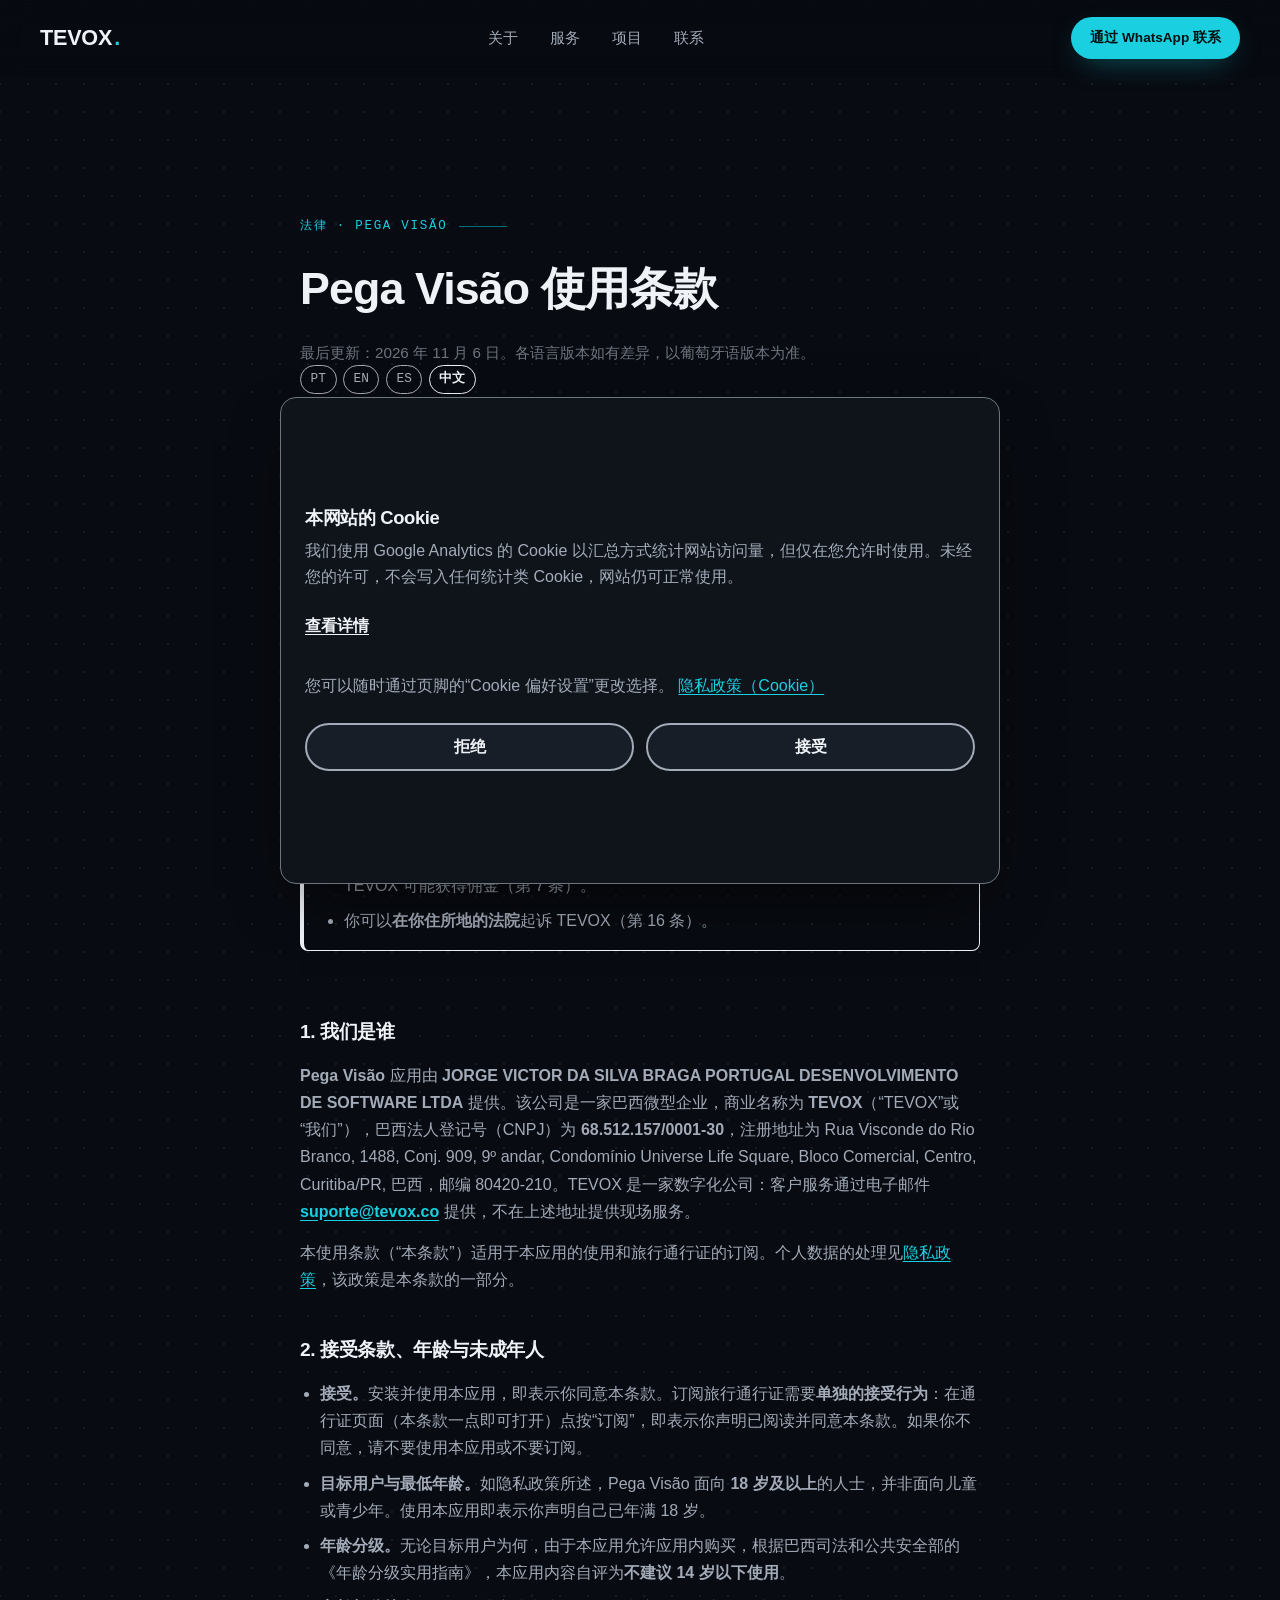
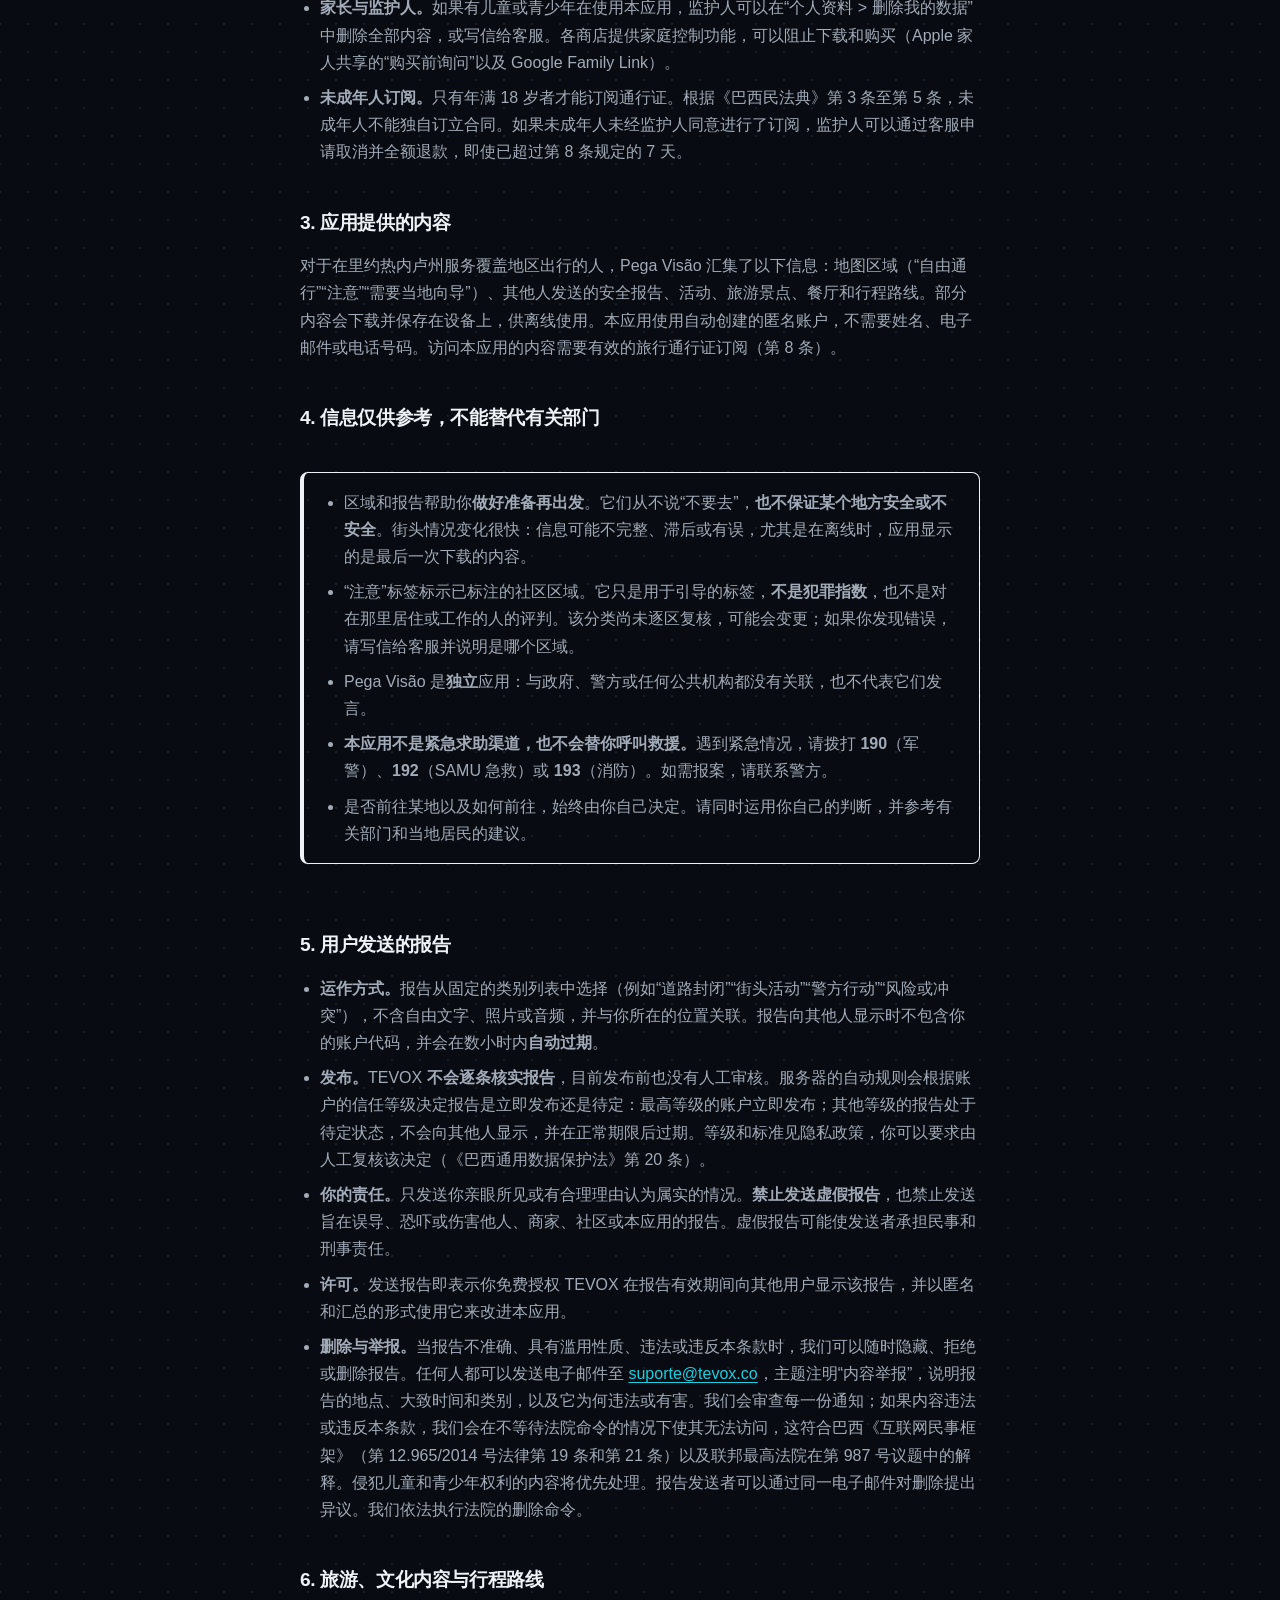
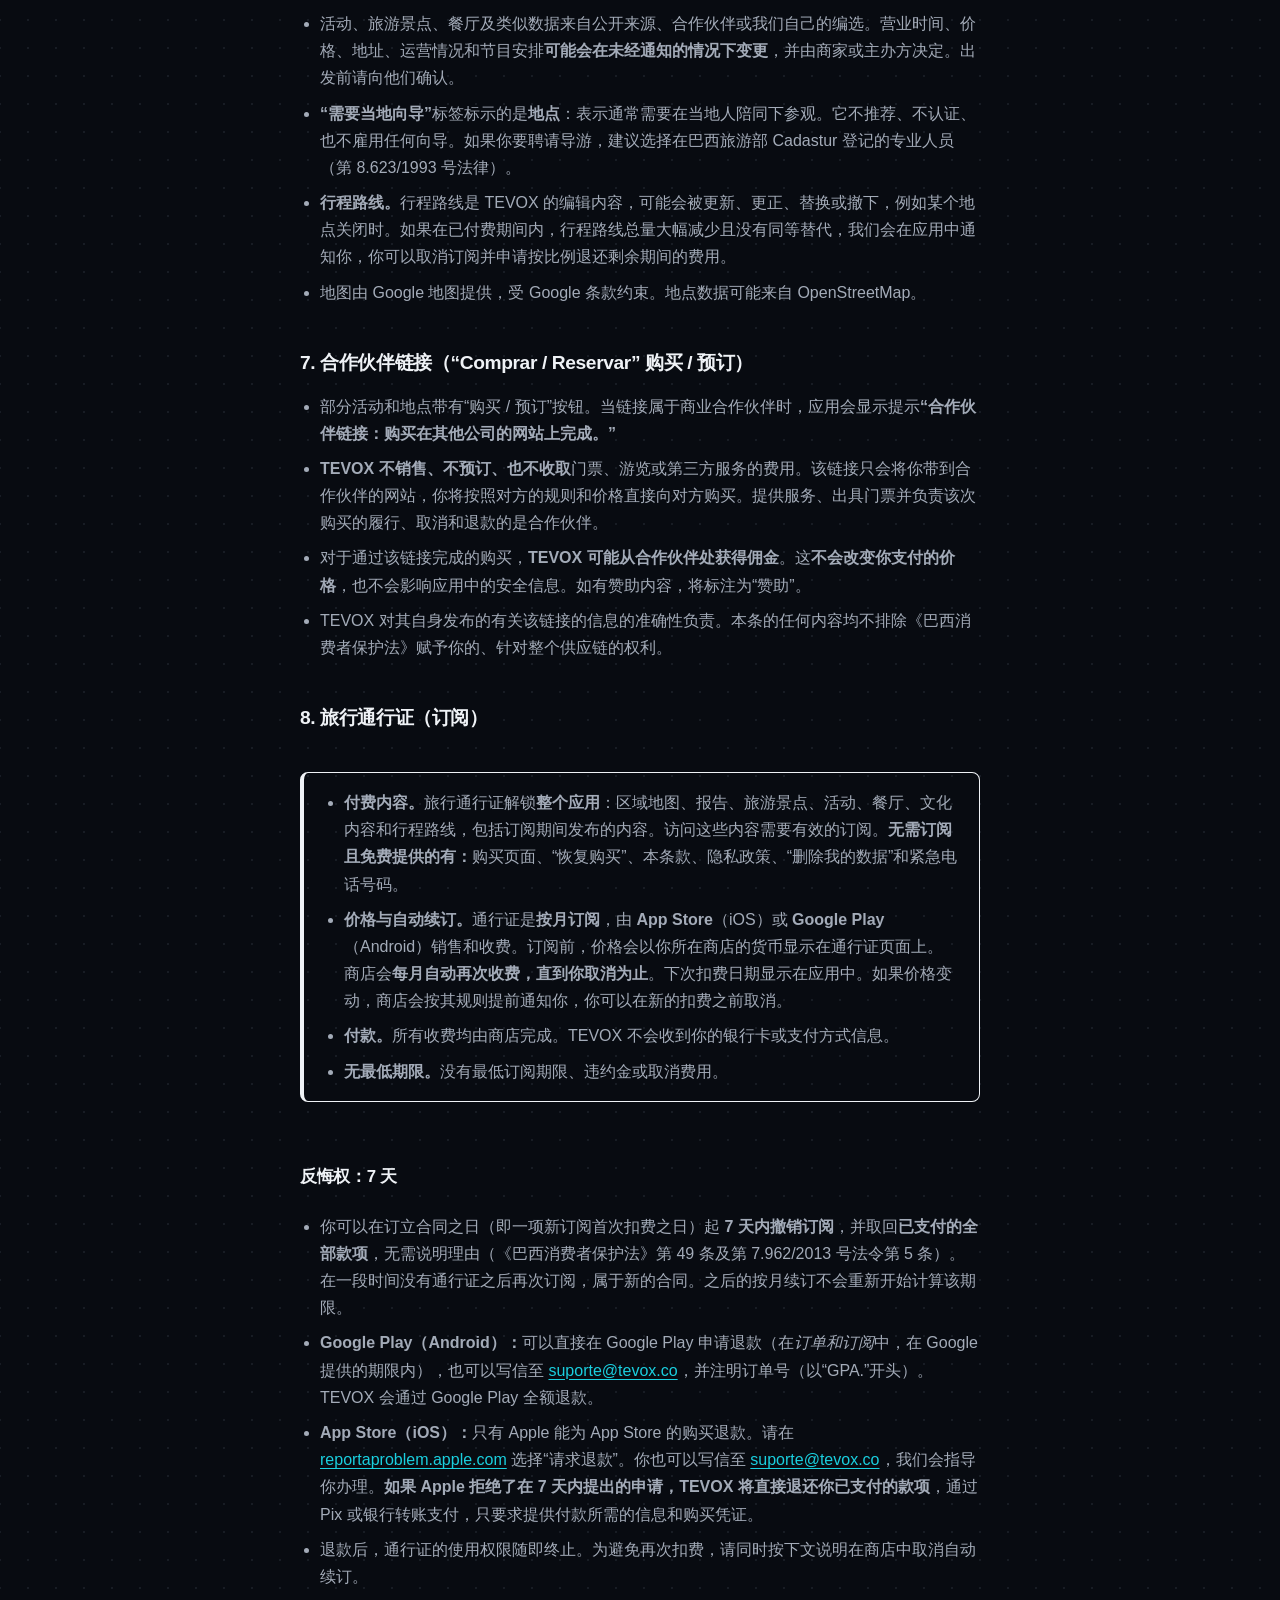
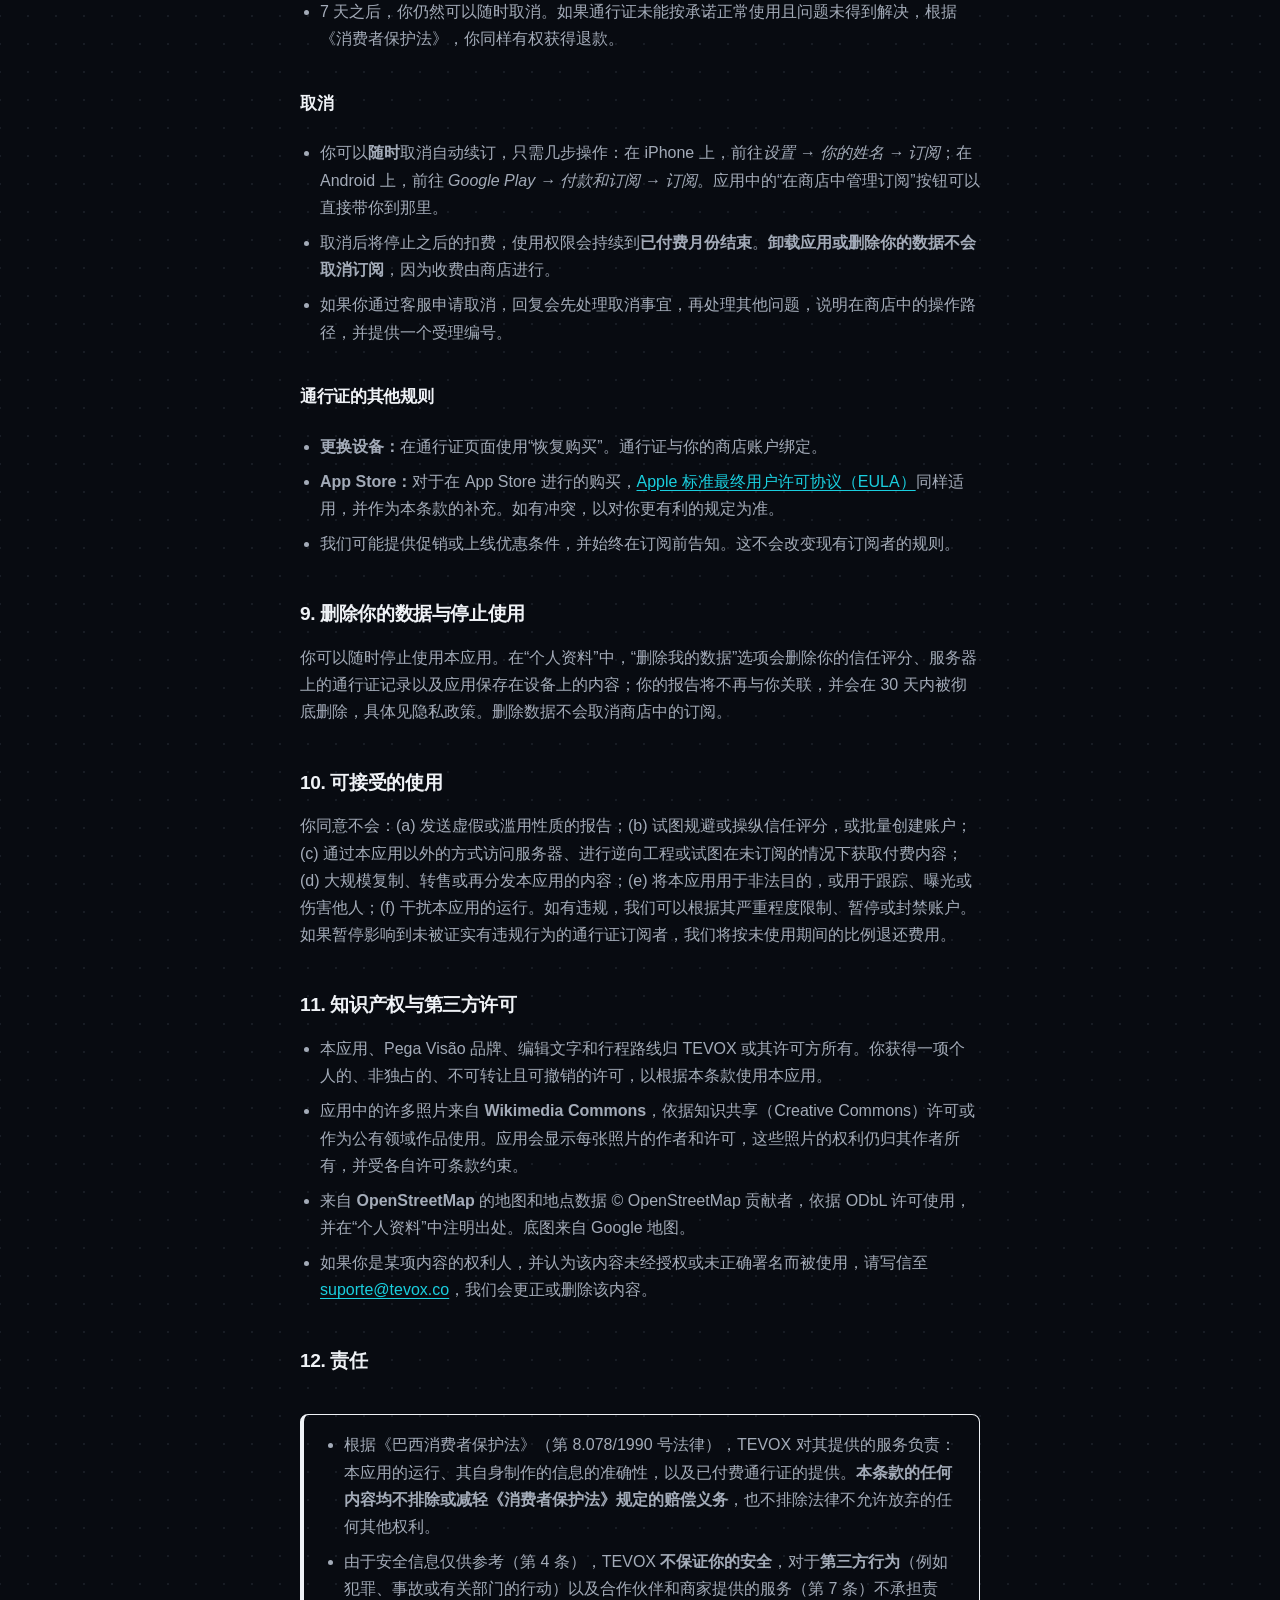
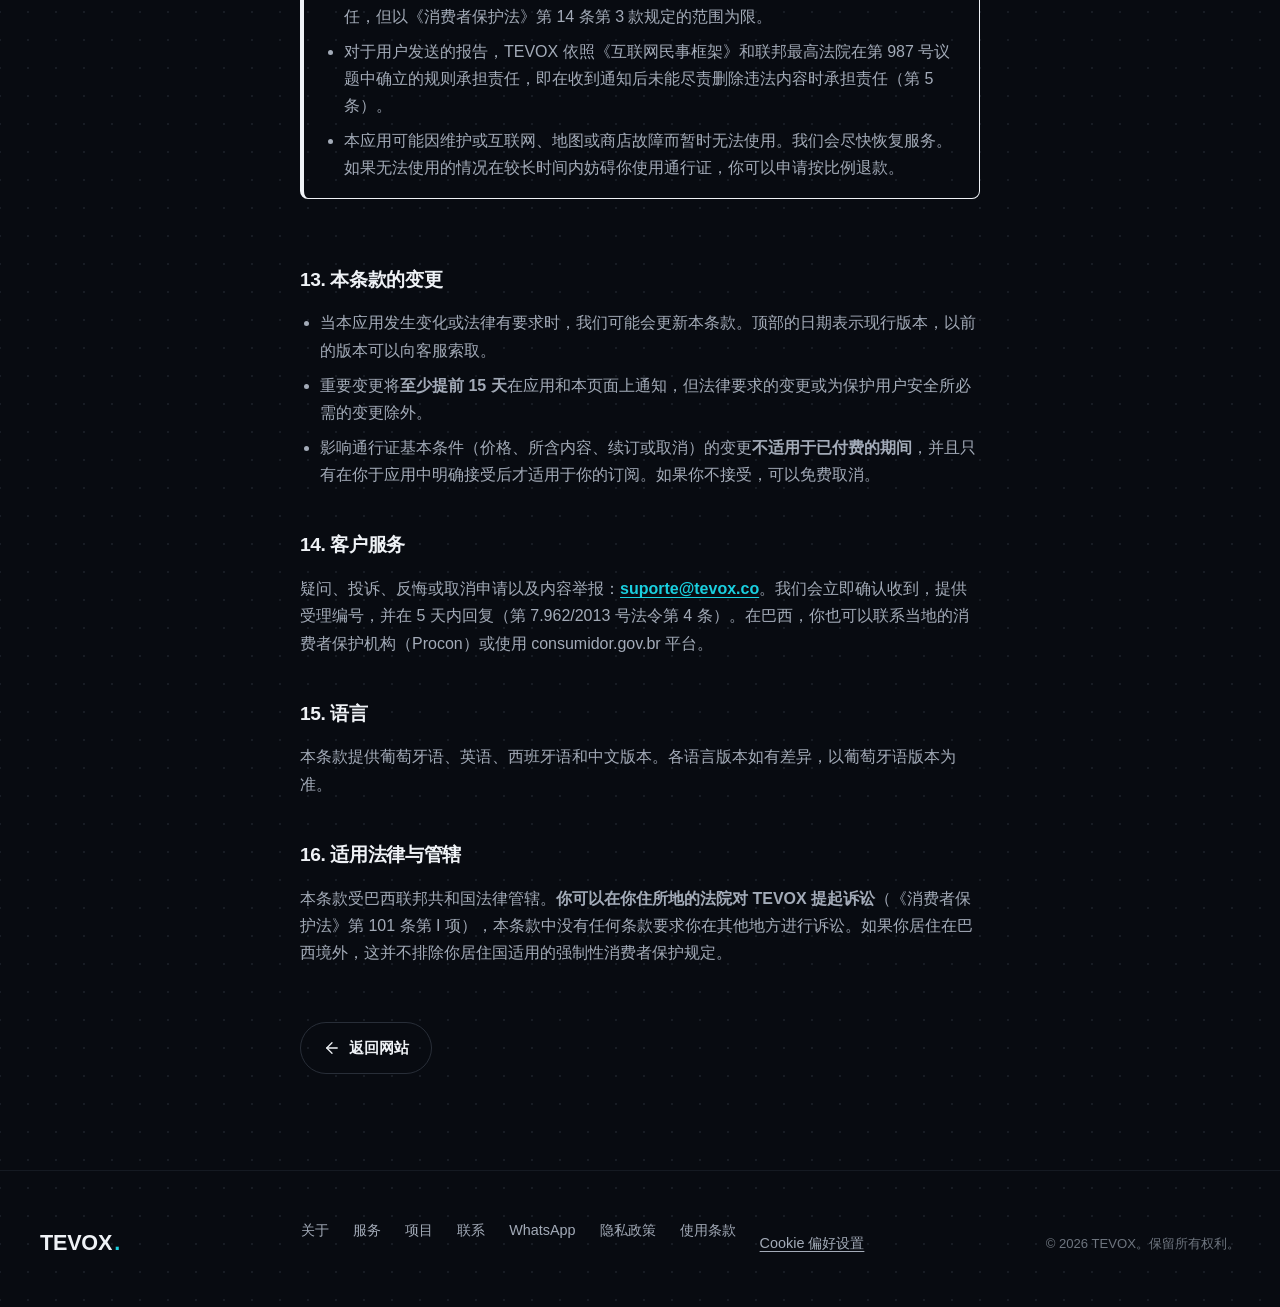
<file: pega-visao/zh/terms/index.html>
<!DOCTYPE html>
<html lang="zh-CN">
<head>
  <meta charset="UTF-8" />
  <meta name="viewport" content="width=device-width, initial-scale=1.0" />
  <meta http-equiv="Content-Security-Policy" content="default-src 'self'; script-src 'self' 'unsafe-inline' https://www.googletagmanager.com; style-src 'self' 'unsafe-inline' https://fonts.googleapis.com; font-src 'self' https://fonts.gstatic.com; img-src 'self' data: https://www.googletagmanager.com https://*.google-analytics.com; connect-src 'self' https://formspree.io https://www.googletagmanager.com https://*.google-analytics.com https://*.analytics.google.com; object-src 'none'; base-uri 'self'; form-action 'self' https://formspree.io; upgrade-insecure-requests" />
  <meta name="referrer" content="strict-origin-when-cross-origin" />
  <title>Pega Visão 使用条款 — TEVOX</title>
  <meta name="description" content="TEVOX 的 Pega Visão 应用使用条款：参考性信息、用户报告、可在 7 天内反悔的旅行通行证、合作伙伴链接、年龄与消费者诉讼地。" />
  <link rel="canonical" href="https://tevox.co/pega-visao/zh/terms" />
  <link rel="alternate" hreflang="pt-BR" href="https://tevox.co/pega-visao/termos" />
  <link rel="alternate" hreflang="en" href="https://tevox.co/pega-visao/en/terms" />
  <link rel="alternate" hreflang="es" href="https://tevox.co/pega-visao/es/terminos" />
  <link rel="alternate" hreflang="zh-CN" href="https://tevox.co/pega-visao/zh/terms" />
  <link rel="alternate" hreflang="x-default" href="https://tevox.co/pega-visao/termos" />
  <meta name="theme-color" content="#111a24" />

  <link rel="icon" type="image/svg+xml" href="/assets/img/favicon.svg" />
  <link rel="icon" type="image/png" sizes="32x32" href="/assets/img/favicon-32x32.png" />
  <link rel="icon" type="image/png" sizes="16x16" href="/assets/img/favicon-16x16.png" />
  <link rel="apple-touch-icon" sizes="180x180" href="/assets/img/apple-touch-icon.png" />
  <link rel="manifest" href="/site.webmanifest" />

  <meta property="og:type" content="website" />
  <meta property="og:site_name" content="TEVOX" />
  <meta property="og:locale" content="zh_CN" />
  <meta property="og:url" content="https://tevox.co/pega-visao/zh/terms" />
  <meta property="og:title" content="Pega Visão 使用条款 — TEVOX" />
  <meta property="og:description" content="TEVOX 的 Pega Visão 应用使用条款：参考性信息、用户报告、可在 7 天内反悔的旅行通行证、合作伙伴链接、年龄与消费者诉讼地。" />
  <meta property="og:image" content="https://tevox.co/assets/img/og-image.jpg" />
  <meta property="og:image:width" content="1200" />
  <meta property="og:image:height" content="630" />
  <meta name="twitter:card" content="summary_large_image" />
  <meta name="twitter:image" content="https://tevox.co/assets/img/og-image.jpg" />

  <link rel="preconnect" href="https://fonts.googleapis.com" />
  <link rel="preconnect" href="https://fonts.gstatic.com" crossorigin />
  <link rel="preload" as="style" href="https://fonts.googleapis.com/css2?family=Space+Grotesk:wght@500;600;700&family=Inter+Tight:wght@400;500;600&family=JetBrains+Mono:wght@400;500&display=swap" />
  <link rel="stylesheet" href="https://fonts.googleapis.com/css2?family=Space+Grotesk:wght@500;600;700&family=Inter+Tight:wght@400;500;600&family=JetBrains+Mono:wght@400;500&display=swap" media="print" onload="this.media='all'" />
  <noscript>
    <link rel="stylesheet" href="https://fonts.googleapis.com/css2?family=Space+Grotesk:wght@500;600;700&family=Inter+Tight:wght@400;500;600&family=JetBrains+Mono:wght@400;500&display=swap" />
  </noscript>

  <link rel="stylesheet" href="/assets/css/style.css" />

  <!-- Aviso de cookies: o Google Analytics (G-VL9RES16C8) só carrega depois do "Aceitar" -->
  <link rel="stylesheet" href="/assets/css/consentimento.css" />
  <script src="/assets/js/consentimento.js" defer></script>
  <style>
    .lang-switch{display:flex;flex-wrap:wrap;align-items:center;gap:.4rem;margin:0 0 1.25rem;font-family:"JetBrains Mono",monospace;font-size:.8rem}
    .lang-switch a,.lang-switch span{padding:.2rem .6rem;border:1px solid currentColor;border-radius:999px;text-decoration:none;opacity:.7}
    .lang-switch a:hover,.lang-switch a:focus-visible{opacity:1}
    .lang-switch [aria-current="page"]{opacity:1;font-weight:600}
    .legal-destaque{margin:1.5rem 0;padding:1rem 1.25rem;border:1px solid currentColor;border-left-width:4px;border-radius:8px}
    .legal-destaque > h2:first-child{margin-top:0}
    .legal-body h3{margin:1.5rem 0 .5rem;font-size:1.05rem}
  </style>
</head>
<body>

  <header class="site-header" id="header">
    <div class="wrap header-inner">
      <a class="logo" href="/index.html#top">TEVOX<span class="logo-dot">.</span></a>

      <nav class="nav" aria-label="主导航">
        <a href="/index.html#sobre">关于</a>
        <a href="/index.html#servicos">服务</a>
        <a href="/index.html#projetos">项目</a>
        <a href="/index.html#contato">联系</a>
      </nav>

      <a class="btn btn-primary btn-sm header-cta" href="https://wa.me/5521995925328?text=Ol%C3%A1%2C%20vim%20pelo%20site%20da%20TEVOX" target="_blank" rel="noopener">
        通过 WhatsApp 联系
      </a>

      <button class="nav-toggle" id="navToggle" aria-label="打开菜单" aria-expanded="false" aria-controls="mobileNav">
        <svg class="icon-open" viewBox="0 0 24 24" fill="none" stroke="currentColor" stroke-width="1.7" stroke-linecap="round"><line x1="4" y1="7" x2="20" y2="7"/><line x1="4" y1="12" x2="20" y2="12"/><line x1="4" y1="17" x2="20" y2="17"/></svg>
        <svg class="icon-close" viewBox="0 0 24 24" fill="none" stroke="currentColor" stroke-width="1.7" stroke-linecap="round"><line x1="6" y1="6" x2="18" y2="18"/><line x1="18" y1="6" x2="6" y2="18"/></svg>
      </button>
    </div>

    <nav class="mobile-nav" id="mobileNav" aria-label="移动端导航">
      <a href="/index.html#sobre">关于</a>
      <a href="/index.html#servicos">服务</a>
      <a href="/index.html#projetos">项目</a>
      <a href="/index.html#contato">联系</a>
      <a class="btn btn-primary" href="https://wa.me/5521995925328?text=Ol%C3%A1%2C%20vim%20pelo%20site%20da%20TEVOX" target="_blank" rel="noopener">
        通过 WhatsApp 联系
      </a>
    </nav>
  </header>

  <main id="top">
    <section class="legal">
      <div class="wrap legal-wrap">
        <p class="eyebrow">法律 · Pega Visão</p>
        <h1>Pega Visão 使用条款</h1>
        <p class="lead">最后更新：2026 年 11 月 6 日。各语言版本如有差异，以葡萄牙语版本为准。</p>
        <nav class="lang-switch" aria-label="语言"><a href="/pega-visao/termos" hreflang="pt-BR" lang="pt-BR" title="Português">PT</a><a href="/pega-visao/en/terms" hreflang="en" lang="en" title="English">EN</a><a href="/pega-visao/es/terminos" hreflang="es" lang="es" title="Español">ES</a><span aria-current="page" lang="zh-CN" title="简体中文">中文</span></nav>

        <div class="legal-body">
          <div class="legal-destaque" role="note" aria-labelledby="resumo-titulo">
            <h2 id="resumo-titulo">要点摘要</h2>
            <p>本摘要不能替代全文，但列出了限制权利的条款，以及你在使用本应用或订阅旅行通行证之前需要了解的内容。</p>
            <ul>
              <li><strong>应用中的信息仅供参考，不是安全保证</strong>，也不是实时信息。Pega Visão 是独立应用，与政府或警方没有任何关联，<strong>也不是紧急求助渠道</strong>：遇到紧急情况，请拨打 190、192 或 193（第 4 条）。</li>
              <li><strong>报告由用户发送</strong>，不会逐条核实。禁止发送虚假报告（第 5 条和第 10 条）。</li>
              <li><strong>本应用需付费使用：旅行通行证是按月自动续订的订阅，可解锁整个应用</strong>。它由 App Store 或 Google Play 收费，直到你取消为止。没有最低期限，也没有违约金。你可以在订阅后 <strong>7 天内反悔</strong>并取回已付款项（第 8 条）。</li>
              <li><strong>年龄：</strong>Pega Visão 和旅行通行证面向 <strong>18 岁及以上</strong>的人士。年龄分级为“不建议 14 岁以下使用”（第 2 条）。</li>
              <li>标有<strong>“合作伙伴链接”</strong>的链接会将你带到另一家公司的网站，由该公司销售并提供服务；TEVOX 可能获得佣金（第 7 条）。</li>
              <li>你可以<strong>在你住所地的法院</strong>起诉 TEVOX（第 16 条）。</li>
            </ul>
          </div>

          <h2>1. 我们是谁</h2>
          <p><strong>Pega Visão</strong> 应用由 <strong>JORGE VICTOR DA SILVA BRAGA PORTUGAL DESENVOLVIMENTO DE SOFTWARE LTDA</strong> 提供。该公司是一家巴西微型企业，商业名称为 <strong>TEVOX</strong>（“TEVOX”或“我们”），巴西法人登记号（CNPJ）为 <strong>68.512.157/0001-30</strong>，注册地址为 Rua Visconde do Rio Branco, 1488, Conj. 909, 9º andar, Condomínio Universe Life Square, Bloco Comercial, Centro, Curitiba/PR, 巴西，邮编 80420-210。TEVOX 是一家数字化公司：客户服务通过电子邮件 <strong><a href="mailto:suporte@tevox.co">suporte@tevox.co</a></strong> 提供，不在上述地址提供现场服务。</p>
          <p>本使用条款（“本条款”）适用于本应用的使用和旅行通行证的订阅。个人数据的处理见<a href="/pega-visao/zh/privacy">隐私政策</a>，该政策是本条款的一部分。</p>

          <h2>2. 接受条款、年龄与未成年人</h2>
          <ul>
            <li><strong>接受。</strong>安装并使用本应用，即表示你同意本条款。订阅旅行通行证需要<strong>单独的接受行为</strong>：在通行证页面（本条款一点即可打开）点按“订阅”，即表示你声明已阅读并同意本条款。如果你不同意，请不要使用本应用或不要订阅。</li>
            <li><strong>目标用户与最低年龄。</strong>如隐私政策所述，Pega Visão 面向 <strong>18 岁及以上</strong>的人士，并非面向儿童或青少年。使用本应用即表示你声明自己已年满 18 岁。</li>
            <li><strong>年龄分级。</strong>无论目标用户为何，由于本应用允许应用内购买，根据巴西司法和公共安全部的《年龄分级实用指南》，本应用内容自评为<strong>不建议 14 岁以下使用</strong>。</li>
            <li><strong>家长与监护人。</strong>如果有儿童或青少年在使用本应用，监护人可以在“个人资料 &gt; 删除我的数据”中删除全部内容，或写信给客服。各商店提供家庭控制功能，可以阻止下载和购买（Apple 家人共享的“购买前询问”以及 Google Family Link）。</li>
            <li><strong>未成年人订阅。</strong>只有年满 18 岁者才能订阅通行证。根据《巴西民法典》第 3 条至第 5 条，未成年人不能独自订立合同。如果未成年人未经监护人同意进行了订阅，监护人可以通过客服申请取消并全额退款，即使已超过第 8 条规定的 7 天。</li>
          </ul>

          <h2>3. 应用提供的内容</h2>
          <p>对于在里约热内卢州服务覆盖地区出行的人，Pega Visão 汇集了以下信息：地图区域（“自由通行”“注意”“需要当地向导”）、其他人发送的安全报告、活动、旅游景点、餐厅和行程路线。部分内容会下载并保存在设备上，供离线使用。本应用使用自动创建的匿名账户，不需要姓名、电子邮件或电话号码。访问本应用的内容需要有效的旅行通行证订阅（第 8 条）。</p>

          <h2>4. 信息仅供参考，不能替代有关部门</h2>
          <div class="legal-destaque" role="note">
            <ul>
              <li>区域和报告帮助你<strong>做好准备再出发</strong>。它们从不说“不要去”，<strong>也不保证某个地方安全或不安全</strong>。街头情况变化很快：信息可能不完整、滞后或有误，尤其是在离线时，应用显示的是最后一次下载的内容。</li>
              <li>“注意”标签标示已标注的社区区域。它只是用于引导的标签，<strong>不是犯罪指数</strong>，也不是对在那里居住或工作的人的评判。该分类尚未逐区复核，可能会变更；如果你发现错误，请写信给客服并说明是哪个区域。</li>
              <li>Pega Visão 是<strong>独立</strong>应用：与政府、警方或任何公共机构都没有关联，也不代表它们发言。</li>
              <li><strong>本应用不是紧急求助渠道，也不会替你呼叫救援。</strong>遇到紧急情况，请拨打 <strong>190</strong>（军警）、<strong>192</strong>（SAMU 急救）或 <strong>193</strong>（消防）。如需报案，请联系警方。</li>
              <li>是否前往某地以及如何前往，始终由你自己决定。请同时运用你自己的判断，并参考有关部门和当地居民的建议。</li>
            </ul>
          </div>

          <h2>5. 用户发送的报告</h2>
          <ul>
            <li><strong>运作方式。</strong>报告从固定的类别列表中选择（例如“道路封闭”“街头活动”“警方行动”“风险或冲突”），不含自由文字、照片或音频，并与你所在的位置关联。报告向其他人显示时不包含你的账户代码，并会在数小时内<strong>自动过期</strong>。</li>
            <li><strong>发布。</strong>TEVOX <strong>不会逐条核实报告</strong>，目前发布前也没有人工审核。服务器的自动规则会根据账户的信任等级决定报告是立即发布还是待定：最高等级的账户立即发布；其他等级的报告处于待定状态，不会向其他人显示，并在正常期限后过期。等级和标准见隐私政策，你可以要求由人工复核该决定（《巴西通用数据保护法》第 20 条）。</li>
            <li><strong>你的责任。</strong>只发送你亲眼所见或有合理理由认为属实的情况。<strong>禁止发送虚假报告</strong>，也禁止发送旨在误导、恐吓或伤害他人、商家、社区或本应用的报告。虚假报告可能使发送者承担民事和刑事责任。</li>
            <li><strong>许可。</strong>发送报告即表示你免费授权 TEVOX 在报告有效期间向其他用户显示该报告，并以匿名和汇总的形式使用它来改进本应用。</li>
            <li><strong>删除与举报。</strong>当报告不准确、具有滥用性质、违法或违反本条款时，我们可以随时隐藏、拒绝或删除报告。任何人都可以发送电子邮件至 <a href="mailto:suporte@tevox.co">suporte@tevox.co</a>，主题注明“内容举报”，说明报告的地点、大致时间和类别，以及它为何违法或有害。我们会审查每一份通知；如果内容违法或违反本条款，我们会在不等待法院命令的情况下使其无法访问，这符合巴西《互联网民事框架》（第 12.965/2014 号法律第 19 条和第 21 条）以及联邦最高法院在第 987 号议题中的解释。侵犯儿童和青少年权利的内容将优先处理。报告发送者可以通过同一电子邮件对删除提出异议。我们依法执行法院的删除命令。</li>
          </ul>

          <h2>6. 旅游、文化内容与行程路线</h2>
          <ul>
            <li>活动、旅游景点、餐厅及类似数据来自公开来源、合作伙伴或我们自己的编选。营业时间、价格、地址、运营情况和节目安排<strong>可能会在未经通知的情况下变更</strong>，并由商家或主办方决定。出发前请向他们确认。</li>
            <li><strong>“需要当地向导”</strong>标签标示的是<strong>地点</strong>：表示通常需要在当地人陪同下参观。它不推荐、不认证、也不雇用任何向导。如果你要聘请导游，建议选择在巴西旅游部 Cadastur 登记的专业人员（第 8.623/1993 号法律）。</li>
            <li><strong>行程路线。</strong>行程路线是 TEVOX 的编辑内容，可能会被更新、更正、替换或撤下，例如某个地点关闭时。如果在已付费期间内，行程路线总量大幅减少且没有同等替代，我们会在应用中通知你，你可以取消订阅并申请按比例退还剩余期间的费用。</li>
            <li>地图由 Google 地图提供，受 Google 条款约束。地点数据可能来自 OpenStreetMap。</li>
          </ul>

          <h2>7. 合作伙伴链接（“Comprar / Reservar” 购买 / 预订）</h2>
          <ul>
            <li>部分活动和地点带有“购买 / 预订”按钮。当链接属于商业合作伙伴时，应用会显示提示<strong>“合作伙伴链接：购买在其他公司的网站上完成。”</strong></li>
            <li><strong>TEVOX 不销售、不预订、也不收取</strong>门票、游览或第三方服务的费用。该链接只会将你带到合作伙伴的网站，你将按照对方的规则和价格直接向对方购买。提供服务、出具门票并负责该次购买的履行、取消和退款的是合作伙伴。</li>
            <li>对于通过该链接完成的购买，<strong>TEVOX 可能从合作伙伴处获得佣金</strong>。这<strong>不会改变你支付的价格</strong>，也不会影响应用中的安全信息。如有赞助内容，将标注为“赞助”。</li>
            <li>TEVOX 对其自身发布的有关该链接的信息的准确性负责。本条的任何内容均不排除《巴西消费者保护法》赋予你的、针对整个供应链的权利。</li>
          </ul>

          <h2>8. 旅行通行证（订阅）</h2>
          <div class="legal-destaque" role="note">
            <ul>
              <li><strong>付费内容。</strong>旅行通行证解锁<strong>整个应用</strong>：区域地图、报告、旅游景点、活动、餐厅、文化内容和行程路线，包括订阅期间发布的内容。访问这些内容需要有效的订阅。<strong>无需订阅且免费提供的有：</strong>购买页面、“恢复购买”、本条款、隐私政策、“删除我的数据”和紧急电话号码。</li>
              <li><strong>价格与自动续订。</strong>通行证是<strong>按月订阅</strong>，由 <strong>App Store</strong>（iOS）或 <strong>Google Play</strong>（Android）销售和收费。订阅前，价格会以你所在商店的货币显示在通行证页面上。商店会<strong>每月自动再次收费，直到你取消为止</strong>。下次扣费日期显示在应用中。如果价格变动，商店会按其规则提前通知你，你可以在新的扣费之前取消。</li>
              <li><strong>付款。</strong>所有收费均由商店完成。TEVOX 不会收到你的银行卡或支付方式信息。</li>
              <li><strong>无最低期限。</strong>没有最低订阅期限、违约金或取消费用。</li>
            </ul>
          </div>
          <h3 id="arrependimento">反悔权：7 天</h3>
          <ul>
            <li>你可以在订立合同之日（即一项新订阅首次扣费之日）起 <strong>7 天内撤销订阅</strong>，并取回<strong>已支付的全部款项</strong>，无需说明理由（《巴西消费者保护法》第 49 条及第 7.962/2013 号法令第 5 条）。在一段时间没有通行证之后再次订阅，属于新的合同。之后的按月续订不会重新开始计算该期限。</li>
            <li><strong>Google Play（Android）：</strong>可以直接在 Google Play 申请退款（在<em>订单和订阅</em>中，在 Google 提供的期限内），也可以写信至 <a href="mailto:suporte@tevox.co">suporte@tevox.co</a>，并注明订单号（以“GPA.”开头）。TEVOX 会通过 Google Play 全额退款。</li>
            <li><strong>App Store（iOS）：</strong>只有 Apple 能为 App Store 的购买退款。请在 <a href="https://reportaproblem.apple.com" target="_blank" rel="noopener">reportaproblem.apple.com</a> 选择“请求退款”。你也可以写信至 <a href="mailto:suporte@tevox.co">suporte@tevox.co</a>，我们会指导你办理。<strong>如果 Apple 拒绝了在 7 天内提出的申请，TEVOX 将直接退还你已支付的款项</strong>，通过 Pix 或银行转账支付，只要求提供付款所需的信息和购买凭证。</li>
            <li>退款后，通行证的使用权限随即终止。为避免再次扣费，请同时按下文说明在商店中取消自动续订。</li>
            <li>7 天之后，你仍然可以随时取消。如果通行证未能按承诺正常使用且问题未得到解决，根据《消费者保护法》，你同样有权获得退款。</li>
          </ul>
          <h3>取消</h3>
          <ul>
            <li>你可以<strong>随时</strong>取消自动续订，只需几步操作：在 iPhone 上，前往<em>设置 → 你的姓名 → 订阅</em>；在 Android 上，前往 <em>Google Play → 付款和订阅 → 订阅</em>。应用中的“在商店中管理订阅”按钮可以直接带你到那里。</li>
            <li>取消后将停止之后的扣费，使用权限会持续到<strong>已付费月份结束</strong>。<strong>卸载应用或删除你的数据不会取消订阅</strong>，因为收费由商店进行。</li>
            <li>如果你通过客服申请取消，回复会先处理取消事宜，再处理其他问题，说明在商店中的操作路径，并提供一个受理编号。</li>
          </ul>
          <h3>通行证的其他规则</h3>
          <ul>
            <li><strong>更换设备：</strong>在通行证页面使用“恢复购买”。通行证与你的商店账户绑定。</li>
            <li><strong>App Store：</strong>对于在 App Store 进行的购买，<a href="https://www.apple.com/legal/internet-services/itunes/dev/stdeula/" target="_blank" rel="noopener">Apple 标准最终用户许可协议（EULA）</a>同样适用，并作为本条款的补充。如有冲突，以对你更有利的规定为准。</li>
            <li>我们可能提供促销或上线优惠条件，并始终在订阅前告知。这不会改变现有订阅者的规则。</li>
          </ul>

          <h2>9. 删除你的数据与停止使用</h2>
          <p>你可以随时停止使用本应用。在“个人资料”中，“删除我的数据”选项会删除你的信任评分、服务器上的通行证记录以及应用保存在设备上的内容；你的报告将不再与你关联，并会在 30 天内被彻底删除，具体见隐私政策。删除数据不会取消商店中的订阅。</p>

          <h2>10. 可接受的使用</h2>
          <p>你同意不会：(a) 发送虚假或滥用性质的报告；(b) 试图规避或操纵信任评分，或批量创建账户；(c) 通过本应用以外的方式访问服务器、进行逆向工程或试图在未订阅的情况下获取付费内容；(d) 大规模复制、转售或再分发本应用的内容；(e) 将本应用用于非法目的，或用于跟踪、曝光或伤害他人；(f) 干扰本应用的运行。如有违规，我们可以根据其严重程度限制、暂停或封禁账户。如果暂停影响到未被证实有违规行为的通行证订阅者，我们将按未使用期间的比例退还费用。</p>

          <h2>11. 知识产权与第三方许可</h2>
          <ul>
            <li>本应用、Pega Visão 品牌、编辑文字和行程路线归 TEVOX 或其许可方所有。你获得一项个人的、非独占的、不可转让且可撤销的许可，以根据本条款使用本应用。</li>
            <li>应用中的许多照片来自 <strong>Wikimedia Commons</strong>，依据知识共享（Creative Commons）许可或作为公有领域作品使用。应用会显示每张照片的作者和许可，这些照片的权利仍归其作者所有，并受各自许可条款约束。</li>
            <li>来自 <strong>OpenStreetMap</strong> 的地图和地点数据 © OpenStreetMap 贡献者，依据 ODbL 许可使用，并在“个人资料”中注明出处。底图来自 Google 地图。</li>
            <li>如果你是某项内容的权利人，并认为该内容未经授权或未正确署名而被使用，请写信至 <a href="mailto:suporte@tevox.co">suporte@tevox.co</a>，我们会更正或删除该内容。</li>
          </ul>

          <h2>12. 责任</h2>
          <div class="legal-destaque" role="note">
            <ul>
              <li>根据《巴西消费者保护法》（第 8.078/1990 号法律），TEVOX 对其提供的服务负责：本应用的运行、其自身制作的信息的准确性，以及已付费通行证的提供。<strong>本条款的任何内容均不排除或减轻《消费者保护法》规定的赔偿义务</strong>，也不排除法律不允许放弃的任何其他权利。</li>
              <li>由于安全信息仅供参考（第 4 条），TEVOX <strong>不保证你的安全</strong>，对于<strong>第三方行为</strong>（例如犯罪、事故或有关部门的行动）以及合作伙伴和商家提供的服务（第 7 条）不承担责任，但以《消费者保护法》第 14 条第 3 款规定的范围为限。</li>
              <li>对于用户发送的报告，TEVOX 依照《互联网民事框架》和联邦最高法院在第 987 号议题中确立的规则承担责任，即在收到通知后未能尽责删除违法内容时承担责任（第 5 条）。</li>
              <li>本应用可能因维护或互联网、地图或商店故障而暂时无法使用。我们会尽快恢复服务。如果无法使用的情况在较长时间内妨碍你使用通行证，你可以申请按比例退款。</li>
            </ul>
          </div>

          <h2>13. 本条款的变更</h2>
          <ul>
            <li>当本应用发生变化或法律有要求时，我们可能会更新本条款。顶部的日期表示现行版本，以前的版本可以向客服索取。</li>
            <li>重要变更将<strong>至少提前 15 天</strong>在应用和本页面上通知，但法律要求的变更或为保护用户安全所必需的变更除外。</li>
            <li>影响通行证基本条件（价格、所含内容、续订或取消）的变更<strong>不适用于已付费的期间</strong>，并且只有在你于应用中明确接受后才适用于你的订阅。如果你不接受，可以免费取消。</li>
          </ul>

          <h2>14. 客户服务</h2>
          <p>疑问、投诉、反悔或取消申请以及内容举报：<strong><a href="mailto:suporte@tevox.co">suporte@tevox.co</a></strong>。我们会立即确认收到，提供受理编号，并在 5 天内回复（第 7.962/2013 号法令第 4 条）。在巴西，你也可以联系当地的消费者保护机构（Procon）或使用 consumidor.gov.br 平台。</p>

          <h2>15. 语言</h2>
          <p>本条款提供葡萄牙语、英语、西班牙语和中文版本。各语言版本如有差异，以葡萄牙语版本为准。</p>

          <h2>16. 适用法律与管辖</h2>
          <p>本条款受巴西联邦共和国法律管辖。<strong>你可以在你住所地的法院对 TEVOX 提起诉讼</strong>（《消费者保护法》第 101 条第 I 项），本条款中没有任何条款要求你在其他地方进行诉讼。如果你居住在巴西境外，这并不排除你居住国适用的强制性消费者保护规定。</p>
        </div>

        <a class="btn btn-ghost legal-back" href="/index.html#top">
          <svg viewBox="0 0 24 24" fill="none" stroke="currentColor" stroke-width="1.7" stroke-linecap="round" stroke-linejoin="round"><line x1="19" y1="12" x2="5" y2="12"/><polyline points="12 19 5 12 12 5"/></svg>
          返回网站
        </a>
      </div>
    </section>
  </main>

  <footer class="site-footer">
    <div class="wrap footer-grid">
      <a class="logo" href="/index.html#top">TEVOX<span class="logo-dot">.</span></a>
      <nav class="footer-nav" aria-label="页脚导航">
        <a href="/index.html#sobre">关于</a>
        <a href="/index.html#servicos">服务</a>
        <a href="/index.html#projetos">项目</a>
        <a href="/index.html#contato">联系</a>
        <a href="https://wa.me/5521995925328" target="_blank" rel="noopener">WhatsApp</a>
        <a href="/pega-visao/zh/privacy">隐私政策</a>
        <a href="/pega-visao/zh/terms">使用条款</a>
      </nav>
      <p class="footer-meta">© 2026 TEVOX。保留所有权利。</p>
    </div>
  </footer>

  <script src="/assets/js/main.js"></script>
</body>
</html>
</file>
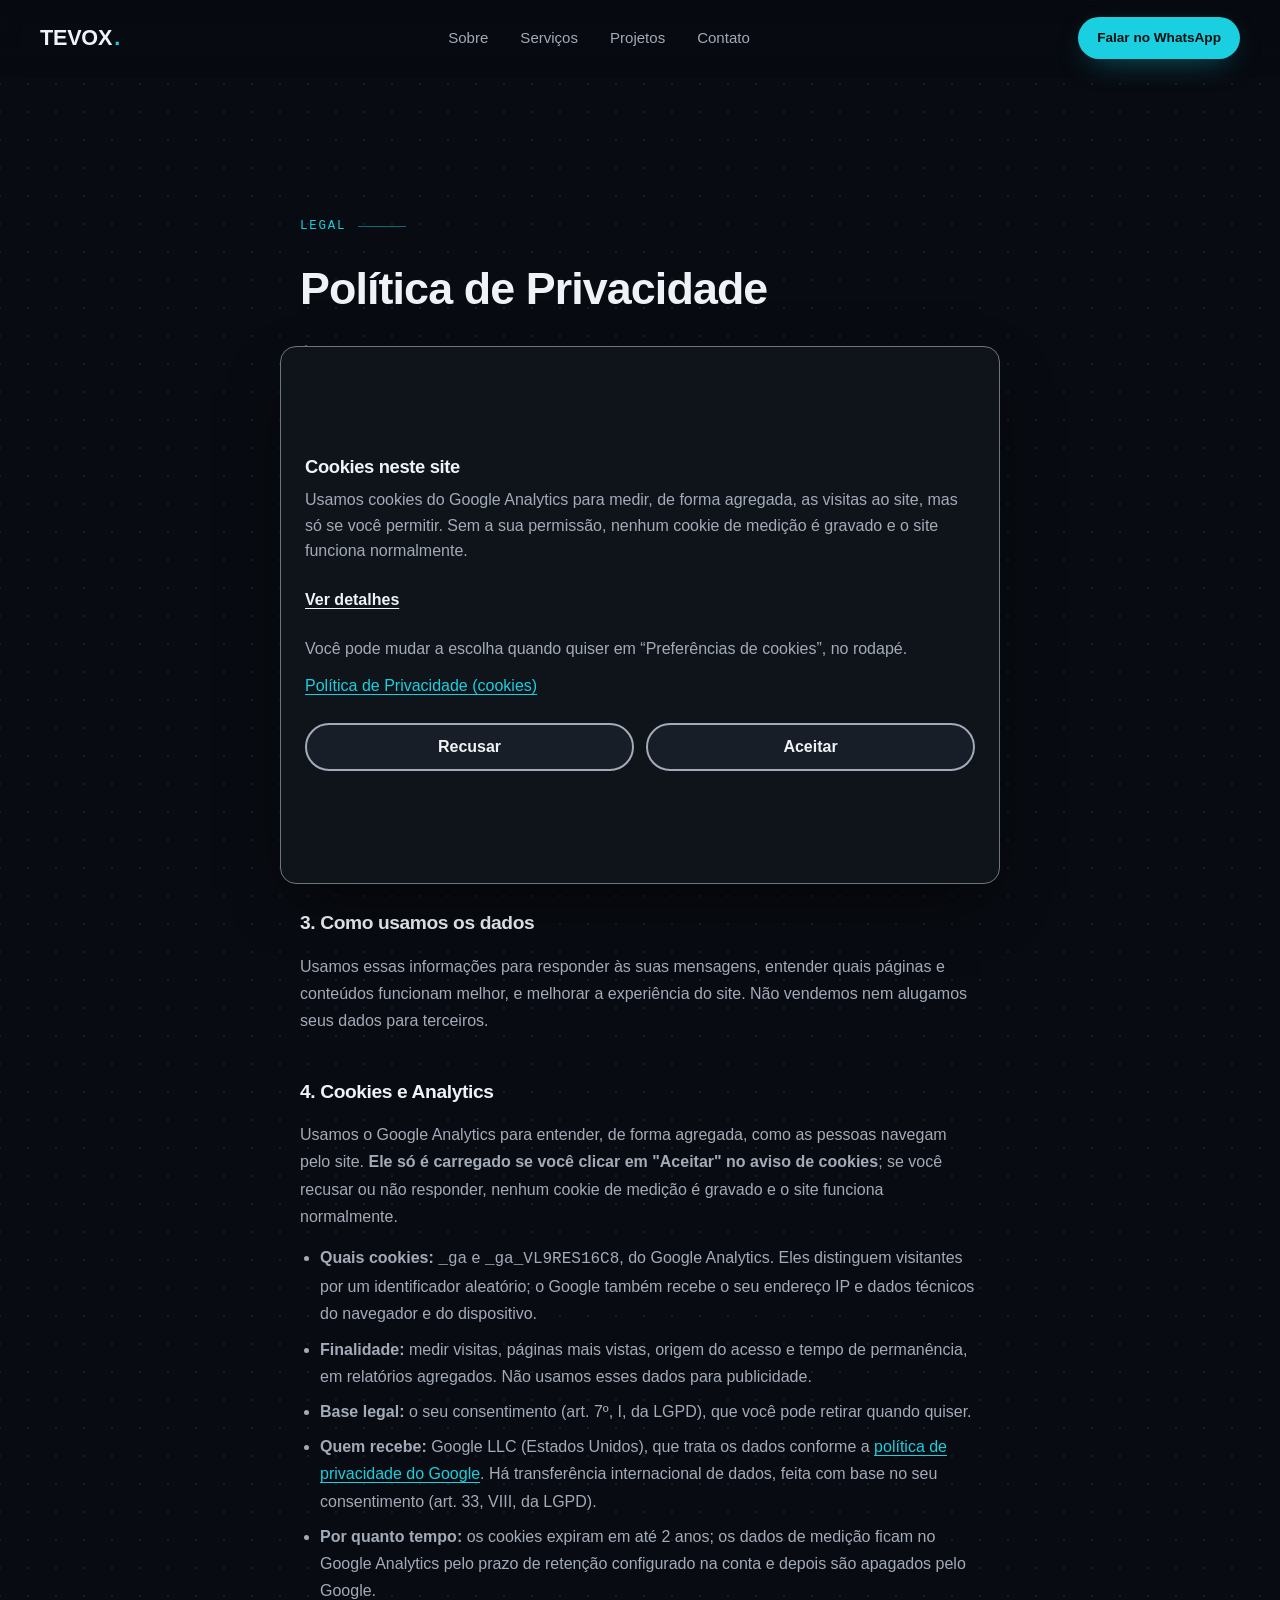
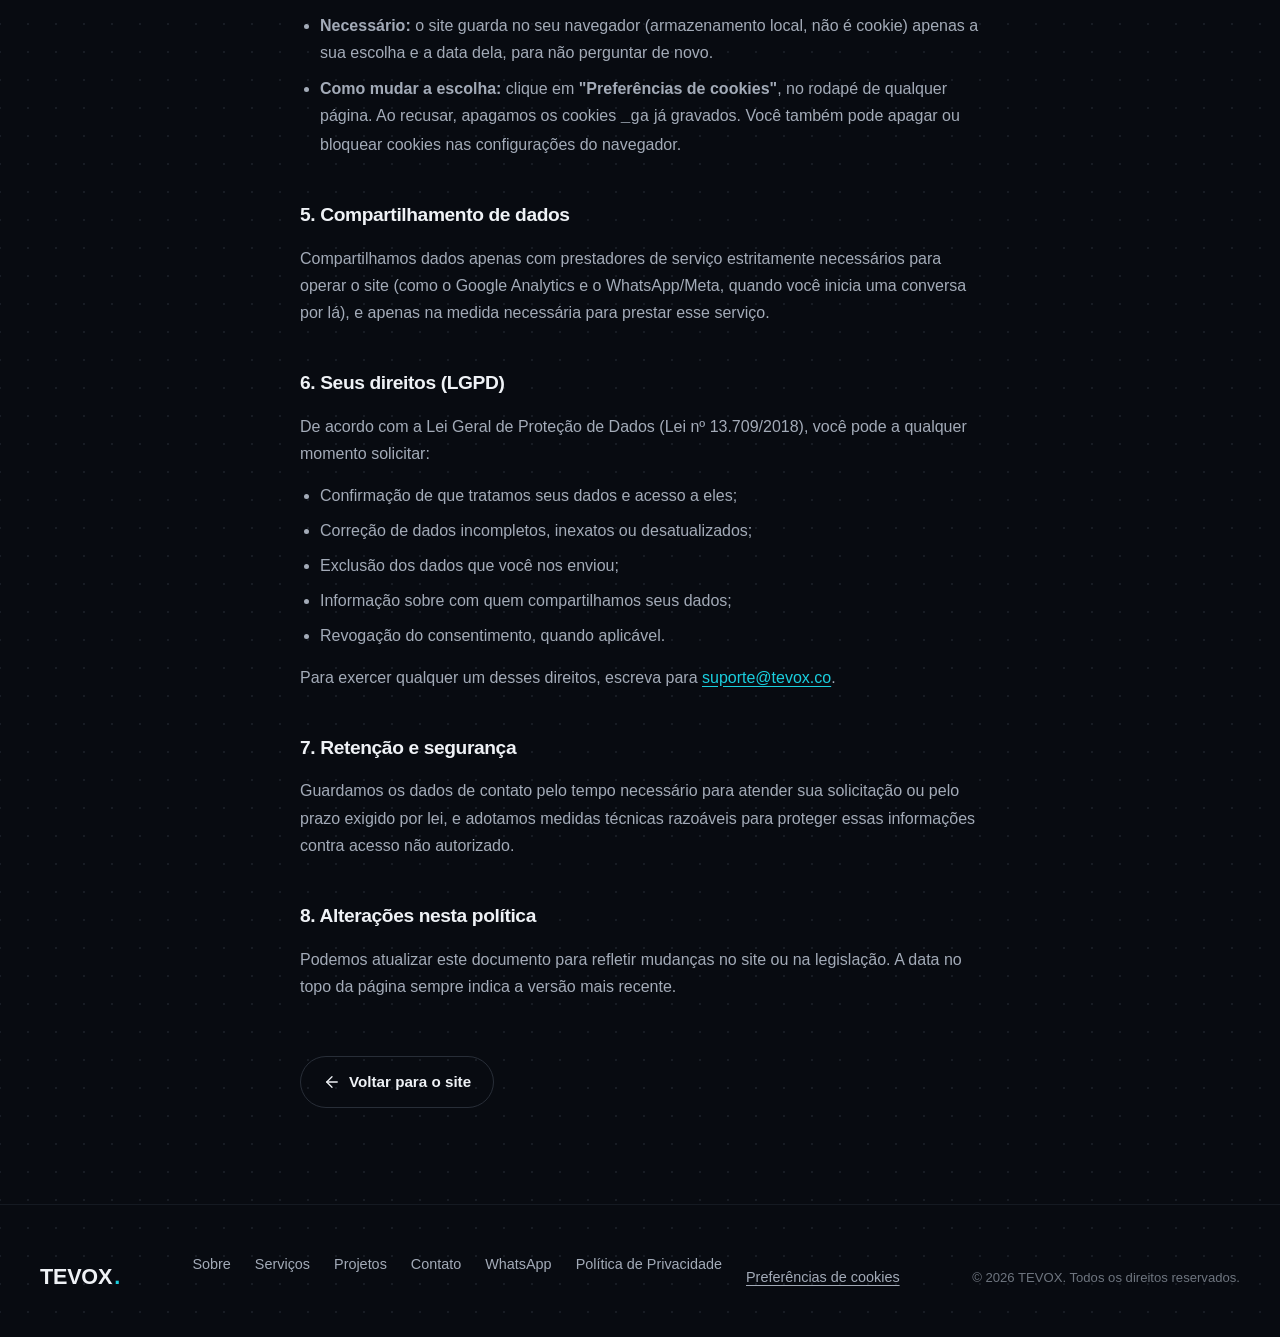
<file: privacidade.html>
<!DOCTYPE html>
<html lang="pt-BR">
<head>
  <meta charset="UTF-8" />
  <meta name="viewport" content="width=device-width, initial-scale=1.0" />
  <meta http-equiv="Content-Security-Policy" content="default-src 'self'; script-src 'self' 'unsafe-inline' https://www.googletagmanager.com; style-src 'self' 'unsafe-inline' https://fonts.googleapis.com; font-src 'self' https://fonts.gstatic.com; img-src 'self' data: https://www.googletagmanager.com https://*.google-analytics.com; connect-src 'self' https://formspree.io https://www.googletagmanager.com https://*.google-analytics.com https://*.analytics.google.com; object-src 'none'; base-uri 'self'; form-action 'self' https://formspree.io; upgrade-insecure-requests" />
  <meta name="referrer" content="strict-origin-when-cross-origin" />
  <title>Política de Privacidade — TEVOX</title>
  <meta name="description" content="Como a TEVOX coleta, usa e protege os dados de quem visita o site e entra em contato pelo formulário ou WhatsApp." />
  <link rel="canonical" href="https://tevox.co/privacidade.html" />
  <meta name="theme-color" content="#111a24" />

  <link rel="icon" type="image/svg+xml" href="assets/img/favicon.svg" />
  <link rel="icon" type="image/png" sizes="32x32" href="assets/img/favicon-32x32.png" />
  <link rel="icon" type="image/png" sizes="16x16" href="assets/img/favicon-16x16.png" />
  <link rel="apple-touch-icon" sizes="180x180" href="assets/img/apple-touch-icon.png" />
  <link rel="manifest" href="site.webmanifest" />

  <meta property="og:type" content="website" />
  <meta property="og:site_name" content="TEVOX" />
  <meta property="og:locale" content="pt_BR" />
  <meta property="og:url" content="https://tevox.co/privacidade.html" />
  <meta property="og:title" content="Política de Privacidade — TEVOX" />
  <meta property="og:description" content="Como a TEVOX coleta, usa e protege os dados de quem visita o site e entra em contato pelo formulário ou WhatsApp." />
  <meta property="og:image" content="https://tevox.co/assets/img/og-image.jpg" />
  <meta property="og:image:width" content="1200" />
  <meta property="og:image:height" content="630" />
  <meta name="twitter:card" content="summary_large_image" />
  <meta name="twitter:image" content="https://tevox.co/assets/img/og-image.jpg" />

  <link rel="preconnect" href="https://fonts.googleapis.com" />
  <link rel="preconnect" href="https://fonts.gstatic.com" crossorigin />
  <link rel="preload" as="style" href="https://fonts.googleapis.com/css2?family=Space+Grotesk:wght@500;600;700&family=Inter+Tight:wght@400;500;600&family=JetBrains+Mono:wght@400;500&display=swap" />
  <link rel="stylesheet" href="https://fonts.googleapis.com/css2?family=Space+Grotesk:wght@500;600;700&family=Inter+Tight:wght@400;500;600&family=JetBrains+Mono:wght@400;500&display=swap" media="print" onload="this.media='all'" />
  <noscript>
    <link rel="stylesheet" href="https://fonts.googleapis.com/css2?family=Space+Grotesk:wght@500;600;700&family=Inter+Tight:wght@400;500;600&family=JetBrains+Mono:wght@400;500&display=swap" />
  </noscript>

  <link rel="stylesheet" href="assets/css/style.css" />

  <!-- Aviso de cookies: o Google Analytics (G-VL9RES16C8) só carrega depois do "Aceitar" -->
  <link rel="stylesheet" href="/assets/css/consentimento.css" />
  <script src="/assets/js/consentimento.js" defer></script>
</head>
<body>

  <header class="site-header" id="header">
    <div class="wrap header-inner">
      <a class="logo" href="index.html#top">TEVOX<span class="logo-dot">.</span></a>

      <nav class="nav" aria-label="Navegação principal">
        <a href="index.html#sobre">Sobre</a>
        <a href="index.html#servicos">Serviços</a>
        <a href="index.html#projetos">Projetos</a>
        <a href="index.html#contato">Contato</a>
      </nav>

      <a class="btn btn-primary btn-sm header-cta" href="https://wa.me/5521995925328?text=Ol%C3%A1%2C%20vim%20pelo%20site%20da%20TEVOX" target="_blank" rel="noopener">
        Falar no WhatsApp
      </a>

      <button class="nav-toggle" id="navToggle" aria-label="Abrir menu" aria-expanded="false" aria-controls="mobileNav">
        <svg class="icon-open" viewBox="0 0 24 24" fill="none" stroke="currentColor" stroke-width="1.7" stroke-linecap="round"><line x1="4" y1="7" x2="20" y2="7"/><line x1="4" y1="12" x2="20" y2="12"/><line x1="4" y1="17" x2="20" y2="17"/></svg>
        <svg class="icon-close" viewBox="0 0 24 24" fill="none" stroke="currentColor" stroke-width="1.7" stroke-linecap="round"><line x1="6" y1="6" x2="18" y2="18"/><line x1="18" y1="6" x2="6" y2="18"/></svg>
      </button>
    </div>

    <nav class="mobile-nav" id="mobileNav" aria-label="Navegação móvel">
      <a href="index.html#sobre">Sobre</a>
      <a href="index.html#servicos">Serviços</a>
      <a href="index.html#projetos">Projetos</a>
      <a href="index.html#contato">Contato</a>
      <a class="btn btn-primary" href="https://wa.me/5521995925328?text=Ol%C3%A1%2C%20vim%20pelo%20site%20da%20TEVOX" target="_blank" rel="noopener">
        Falar no WhatsApp
      </a>
    </nav>
  </header>

  <main id="top">
    <section class="legal">
      <div class="wrap legal-wrap">
        <p class="eyebrow">Legal</p>
        <h1>Política de Privacidade</h1>
        <p class="lead">Última atualização: 29 de outubro de 2026.</p>

        <div class="legal-body">
          <h2>1. Quem somos</h2>
          <p>Este site é operado por <strong>JORGE VICTOR DA SILVA BRAGA PORTUGAL DESENVOLVIMENTO DE SOFTWARE LTDA</strong> ("TEVOX"), inscrita no CNPJ 68.512.157/0001-30. Para qualquer dúvida sobre esta política ou sobre os seus dados, fale com a gente em <a href="mailto:suporte@tevox.co">suporte@tevox.co</a>.</p>

          <h2>2. Quais dados coletamos</h2>
          <p>Coletamos apenas o que é necessário para responder ao seu contato e entender como o site é usado:</p>
          <ul>
            <li><strong>Dados que você envia:</strong> nome, e-mail, pilar de interesse e mensagem, quando você preenche o formulário de contato ou nos chama pelo WhatsApp.</li>
            <li><strong>Dados de navegação:</strong> páginas visitadas, tempo de permanência, origem do acesso e informações do dispositivo/navegador, coletados de forma agregada pelo Google Analytics.</li>
          </ul>

          <h2>3. Como usamos os dados</h2>
          <p>Usamos essas informações para responder às suas mensagens, entender quais páginas e conteúdos funcionam melhor, e melhorar a experiência do site. Não vendemos nem alugamos seus dados para terceiros.</p>

          <h2 id="cookies">4. Cookies e Analytics</h2>
          <p>Usamos o Google Analytics para entender, de forma agregada, como as pessoas navegam pelo site. <strong>Ele só é carregado se você clicar em "Aceitar" no aviso de cookies</strong>; se você recusar ou não responder, nenhum cookie de medição é gravado e o site funciona normalmente.</p>
          <ul>
            <li><strong>Quais cookies:</strong> <code>_ga</code> e <code>_ga_VL9RES16C8</code>, do Google Analytics. Eles distinguem visitantes por um identificador aleatório; o Google também recebe o seu endereço IP e dados técnicos do navegador e do dispositivo.</li>
            <li><strong>Finalidade:</strong> medir visitas, páginas mais vistas, origem do acesso e tempo de permanência, em relatórios agregados. Não usamos esses dados para publicidade.</li>
            <li><strong>Base legal:</strong> o seu consentimento (art. 7º, I, da LGPD), que você pode retirar quando quiser.</li>
            <li><strong>Quem recebe:</strong> Google LLC (Estados Unidos), que trata os dados conforme a <a href="https://policies.google.com/privacy" target="_blank" rel="noopener">política de privacidade do Google</a>. Há transferência internacional de dados, feita com base no seu consentimento (art. 33, VIII, da LGPD).</li>
            <li><strong>Por quanto tempo:</strong> os cookies expiram em até 2 anos; os dados de medição ficam no Google Analytics pelo prazo de retenção configurado na conta e depois são apagados pelo Google.</li>
            <li><strong>Necessário:</strong> o site guarda no seu navegador (armazenamento local, não é cookie) apenas a sua escolha e a data dela, para não perguntar de novo.</li>
            <li><strong>Como mudar a escolha:</strong> clique em <strong>"Preferências de cookies"</strong>, no rodapé de qualquer página. Ao recusar, apagamos os cookies <code>_ga</code> já gravados. Você também pode apagar ou bloquear cookies nas configurações do navegador.</li>
          </ul>

          <h2>5. Compartilhamento de dados</h2>
          <p>Compartilhamos dados apenas com prestadores de serviço estritamente necessários para operar o site (como o Google Analytics e o WhatsApp/Meta, quando você inicia uma conversa por lá), e apenas na medida necessária para prestar esse serviço.</p>

          <h2>6. Seus direitos (LGPD)</h2>
          <p>De acordo com a Lei Geral de Proteção de Dados (Lei nº 13.709/2018), você pode a qualquer momento solicitar:</p>
          <ul>
            <li>Confirmação de que tratamos seus dados e acesso a eles;</li>
            <li>Correção de dados incompletos, inexatos ou desatualizados;</li>
            <li>Exclusão dos dados que você nos enviou;</li>
            <li>Informação sobre com quem compartilhamos seus dados;</li>
            <li>Revogação do consentimento, quando aplicável.</li>
          </ul>
          <p>Para exercer qualquer um desses direitos, escreva para <a href="mailto:suporte@tevox.co">suporte@tevox.co</a>.</p>

          <h2>7. Retenção e segurança</h2>
          <p>Guardamos os dados de contato pelo tempo necessário para atender sua solicitação ou pelo prazo exigido por lei, e adotamos medidas técnicas razoáveis para proteger essas informações contra acesso não autorizado.</p>

          <h2>8. Alterações nesta política</h2>
          <p>Podemos atualizar este documento para refletir mudanças no site ou na legislação. A data no topo da página sempre indica a versão mais recente.</p>
        </div>

        <a class="btn btn-ghost legal-back" href="index.html#top">
          <svg viewBox="0 0 24 24" fill="none" stroke="currentColor" stroke-width="1.7" stroke-linecap="round" stroke-linejoin="round"><line x1="19" y1="12" x2="5" y2="12"/><polyline points="12 19 5 12 12 5"/></svg>
          Voltar para o site
        </a>
      </div>
    </section>
  </main>

  <footer class="site-footer">
    <div class="wrap footer-grid">
      <a class="logo" href="index.html#top">TEVOX<span class="logo-dot">.</span></a>
      <nav class="footer-nav" aria-label="Navegação do rodapé">
        <a href="index.html#sobre">Sobre</a>
        <a href="index.html#servicos">Serviços</a>
        <a href="index.html#projetos">Projetos</a>
        <a href="index.html#contato">Contato</a>
        <a href="https://wa.me/5521995925328" target="_blank" rel="noopener">WhatsApp</a>
        <a href="privacidade.html">Política de Privacidade</a>
      </nav>
      <p class="footer-meta">© 2026 TEVOX. Todos os direitos reservados.</p>
    </div>
  </footer>

  <script src="assets/js/main.js"></script>
</body>
</html>
</file>
<file: assets/css/style.css>
/* ============================================================
   TEVOX — Design tokens
   Neutral family: Slate (blue undertone, matches tech aesthetic)
   Accent: single desaturated cyan-blue, echoing the brand mark
   ============================================================ */

:root {
  --bg: oklch(0.15 0.014 258);
  --bg-elevated: oklch(0.19 0.017 258);
  --bg-elevated-2: oklch(0.235 0.02 258);
  --fg: oklch(0.96 0.006 258);
  --muted: oklch(0.74 0.02 258);
  --muted-2: oklch(0.56 0.018 258);
  --accent: oklch(0.78 0.13 205);
  --accent-strong: oklch(0.87 0.15 198);
  --accent-dim: oklch(0.5 0.09 205);
  --border: oklch(0.3 0.02 258);
  --border-soft: oklch(0.25 0.018 258 / 0.7);

  --font-display: "Space Grotesk", "Segoe UI", sans-serif;
  --font-body: "Inter Tight", "Segoe UI", sans-serif;
  --font-mono: "JetBrains Mono", "Consolas", monospace;

  --container: 1280px;
  --radius-lg: 28px;
  --radius-md: 16px;
  --radius-sm: 10px;

  --z-sticky-nav: 30;
  --z-overlay: 50;

  --ease: cubic-bezier(0.22, 1, 0.36, 1);
}

*,
*::before,
*::after {
  box-sizing: border-box;
}

html {
  scroll-behavior: smooth;
}

/* Reduced motion drops movement, not feedback: see the block at the end
   of "Scroll-reveal" — opacity and color fades stay, transforms go. */
@media (prefers-reduced-motion: reduce) {
  html {
    scroll-behavior: auto;
  }
}

body {
  margin: 0;
  background: var(--bg);
  color: var(--fg);
  font-family: var(--font-body);
  font-size: 16px;
  line-height: 1.6;
  -webkit-font-smoothing: antialiased;
}

/* Subtle circuit-grid texture on the base background, matched to the brand art */
body {
  background-image:
    radial-gradient(oklch(0.3 0.02 258 / 0.5) 1px, transparent 1px);
  background-size: 28px 28px;
  background-position: -14px -14px;
}

img {
  max-width: 100%;
  display: block;
}

a {
  color: inherit;
  text-decoration: none;
}

h1, h2, h3, h4 {
  font-family: var(--font-display);
  color: var(--fg);
  margin: 0;
  letter-spacing: -0.02em;
}

p {
  margin: 0;
}

.wrap {
  max-width: var(--container);
  margin: 0 auto;
  padding: 0 24px;
}

@media (min-width: 768px) {
  .wrap {
    padding: 0 40px;
  }
}

.eyebrow {
  font-family: var(--font-mono);
  font-size: 0.78rem;
  letter-spacing: 0.14em;
  text-transform: uppercase;
  color: var(--accent);
  margin: 0 0 16px;
}

.visually-hidden {
  position: absolute;
  width: 1px;
  height: 1px;
  overflow: hidden;
  clip: rect(0 0 0 0);
  white-space: nowrap;
}

/* Focus states — always visible */
a:focus-visible,
button:focus-visible,
input:focus-visible,
textarea:focus-visible {
  outline: 2px solid var(--accent);
  outline-offset: 3px;
  border-radius: 4px;
}

/* ============================================================
   Buttons
   ============================================================ */

.btn {
  display: inline-flex;
  align-items: center;
  gap: 8px;
  font-family: var(--font-body);
  font-weight: 600;
  font-size: 0.95rem;
  padding: 13px 22px;
  border-radius: 999px;
  border: 1px solid transparent;
  cursor: pointer;
  transition: transform 0.16s var(--ease), background-color 0.2s ease, border-color 0.2s ease, box-shadow 0.2s ease;
  min-height: 44px;
  white-space: nowrap;
}

.btn svg {
  width: 18px;
  height: 18px;
  transition: transform 0.16s var(--ease);
}

/* lift only where hover is real — touch fires a false hover on tap */
@media (hover: hover) and (pointer: fine) {
  .btn:hover {
    transform: translateY(-2px);
  }
}

.btn:active {
  transform: scale(0.97);
  transition-duration: 0.1s;
}

.btn-primary {
  background: var(--accent);
  color: oklch(0.16 0.02 205);
  box-shadow: 0 10px 30px -12px oklch(0.78 0.13 205 / 0.55);
}

.btn-primary:hover {
  background: var(--accent-strong);
  box-shadow: 0 14px 34px -12px oklch(0.78 0.13 205 / 0.7);
}

@media (hover: hover) and (pointer: fine) {
  .btn-primary:hover svg {
    transform: translateX(3px);
  }
}

.btn-ghost {
  background: transparent;
  color: var(--fg);
  border-color: var(--border);
}

.btn-ghost:hover {
  border-color: var(--accent-dim);
  background: var(--bg-elevated);
}

.btn-sm {
  padding: 9px 18px;
  font-size: 0.85rem;
  min-height: 38px;
}

/* ============================================================
   Header
   ============================================================ */

.site-header {
  position: sticky;
  top: 0;
  z-index: var(--z-sticky-nav);
  background: oklch(0.15 0.014 258 / 0.72);
  backdrop-filter: blur(14px);
  -webkit-backdrop-filter: blur(14px);
  border-bottom: 1px solid transparent;
  transition: border-color 0.25s ease, background-color 0.25s ease;
}

.site-header.is-scrolled {
  border-bottom-color: var(--border-soft);
  background: oklch(0.15 0.014 258 / 0.92);
}

.header-inner {
  display: flex;
  align-items: center;
  justify-content: space-between;
  gap: 20px;
  height: 76px;
}

.logo {
  font-family: var(--font-display);
  font-weight: 700;
  font-size: 1.35rem;
  letter-spacing: -0.01em;
  display: inline-flex;
  align-items: baseline;
  gap: 2px;
}

.logo-dot {
  color: var(--accent);
}

.nav {
  display: none;
  align-items: center;
  gap: 32px;
  font-size: 0.94rem;
  color: var(--muted);
}

.nav a {
  position: relative;
  padding: 4px 0;
  transition: color 0.2s ease;
}

/* underline grows with transform, not width — no layout per frame */
.nav a::after {
  content: "";
  position: absolute;
  left: 0;
  bottom: -2px;
  width: 100%;
  height: 1px;
  background: var(--accent);
  transform: scaleX(0);
  transform-origin: left;
  transition: transform 0.2s var(--ease);
}

.nav a:hover {
  color: var(--fg);
}

@media (hover: hover) and (pointer: fine) {
  .nav a:hover::after {
    transform: scaleX(1);
  }
}

.header-cta {
  display: none;
}

.nav-toggle {
  display: inline-flex;
  align-items: center;
  justify-content: center;
  width: 44px;
  height: 44px;
  background: transparent;
  border: 1px solid var(--border);
  border-radius: 10px;
  color: var(--fg);
  cursor: pointer;
}

.nav-toggle svg {
  width: 20px;
  height: 20px;
}

.nav-toggle .icon-close {
  display: none;
}

.nav-toggle[aria-expanded="true"] .icon-open {
  display: none;
}

.nav-toggle[aria-expanded="true"] .icon-close {
  display: block;
}

.mobile-nav {
  position: fixed;
  inset: 76px 0 0 0;
  z-index: var(--z-overlay);
  background: oklch(0.13 0.014 258 / 0.98);
  backdrop-filter: blur(10px);
  display: flex;
  flex-direction: column;
  padding: 32px 24px;
  gap: 4px;
  transform: translateY(-8px);
  opacity: 0;
  pointer-events: none;
  transition: opacity 0.3s var(--ease), transform 0.3s var(--ease);
}

.mobile-nav.is-open {
  opacity: 1;
  transform: translateY(0);
  pointer-events: auto;
}

.mobile-nav a {
  font-family: var(--font-display);
  font-size: 1.6rem;
  padding: 14px 4px;
  border-bottom: 1px solid var(--border-soft);
}

.mobile-nav .btn {
  margin-top: 24px;
  justify-content: center;
}

@media (min-width: 900px) {
  .nav {
    display: flex;
  }
  .header-cta {
    display: inline-flex;
  }
  .nav-toggle {
    display: none;
  }
}

/* ============================================================
   Hero — split layout, left copy / right visual
   ============================================================ */

.hero {
  padding: 72px 0 96px;
  position: relative;
  overflow: clip;
}

.hero-grid {
  display: grid;
  grid-template-columns: 1fr;
  gap: 56px;
  align-items: center;
}

@media (min-width: 960px) {
  .hero {
    padding: 96px 0 128px;
  }
  .hero-grid {
    grid-template-columns: 1.05fr 0.95fr;
    gap: 40px;
  }
}

.hero-copy h1 {
  font-size: clamp(2.4rem, 5.4vw, 3.6rem);
  line-height: 1.05;
  max-width: 16ch;
}

.hero-copy .lead {
  margin-top: 22px;
  font-size: 1.1rem;
  line-height: 1.65;
  color: var(--muted);
  max-width: 52ch;
}

.hero-actions {
  display: flex;
  flex-wrap: wrap;
  gap: 14px;
  margin-top: 36px;
}

.hero-meta {
  display: flex;
  flex-wrap: wrap;
  gap: 28px;
  margin-top: 52px;
  padding-top: 28px;
  border-top: 1px solid var(--border-soft);
}

.hero-meta-item {
  display: flex;
  flex-direction: column;
  gap: 4px;
}

.hero-meta-item strong {
  font-family: var(--font-mono);
  color: var(--accent);
  font-size: 0.95rem;
}

.hero-meta-item span {
  font-size: 0.85rem;
  color: var(--muted-2);
}

.hero-visual {
  position: relative;
  justify-self: center;
  width: 100%;
  max-width: 460px;
}

.hero-visual-frame {
  position: relative;
  border-radius: var(--radius-lg);
  overflow: hidden;
  border: 1px solid var(--border);
  box-shadow: 0 40px 80px -30px oklch(0.1 0.02 258 / 0.7);
}

.hero-visual-frame img {
  width: 100%;
  height: auto;
}

.hero-visual-glow {
  position: absolute;
  inset: -20%;
  background: radial-gradient(closest-side, oklch(0.78 0.13 205 / 0.28), transparent 70%);
  filter: blur(10px);
  z-index: -1;
}

.hero-visual-tag {
  position: absolute;
  bottom: -18px;
  left: -18px;
  background: var(--bg-elevated-2);
  border: 1px solid var(--border);
  border-radius: var(--radius-sm);
  padding: 12px 16px;
  font-family: var(--font-mono);
  font-size: 0.78rem;
  color: var(--muted);
  box-shadow: 0 20px 40px -20px oklch(0.1 0.02 258 / 0.8);
}

.hero-visual-tag strong {
  color: var(--accent);
  display: block;
  font-size: 0.85rem;
  margin-bottom: 2px;
}

/* ============================================================
   Section scaffolding
   ============================================================ */

section {
  padding: 88px 0;
}

.section-head {
  max-width: 640px;
  margin-bottom: 56px;
}

.section-head h2 {
  font-size: clamp(1.9rem, 3.6vw, 2.6rem);
  line-height: 1.12;
}

.section-head .lead {
  margin-top: 16px;
  color: var(--muted);
  font-size: 1.05rem;
  max-width: 58ch;
}

/* ============================================================
   About — asymmetric two-column + divide-y principles
   ============================================================ */

.about-grid {
  display: grid;
  grid-template-columns: 1fr;
  gap: 48px;
}

@media (min-width: 900px) {
  .about-grid {
    grid-template-columns: 0.9fr 1.1fr;
    gap: 64px;
    align-items: start;
  }
}

.about-copy .lead {
  font-size: 1.08rem;
  color: var(--muted);
  line-height: 1.7;
  max-width: 60ch;
}

.about-copy .lead + .lead {
  margin-top: 18px;
}

.principles {
  border-top: 1px solid var(--border-soft);
}

.principle {
  display: grid;
  grid-template-columns: auto 1fr;
  gap: 20px;
  padding: 26px 0;
  border-bottom: 1px solid var(--border-soft);
}

.principle-index {
  font-family: var(--font-mono);
  color: var(--accent);
  font-size: 0.9rem;
  padding-top: 3px;
}

.principle h3 {
  font-size: 1.08rem;
  font-weight: 600;
  margin-bottom: 6px;
}

.principle p {
  color: var(--muted);
  font-size: 0.96rem;
  max-width: 52ch;
}

/* ============================================================
   Services — asymmetric bento (4 pillars, never equal cards)
   ============================================================ */

.bento {
  display: grid;
  grid-template-columns: 1fr;
  gap: 20px;
  grid-template-areas:
    "ia"
    "seguranca"
    "cloud"
    "software";
}

@media (min-width: 860px) {
  .bento {
    grid-template-columns: 1.4fr 1fr;
    grid-template-areas:
      "ia seguranca"
      "ia cloud"
      "software software";
    gap: 22px;
  }
}

.bento-card {
  position: relative;
  background: var(--bg-elevated);
  border: 1px solid var(--border-soft);
  border-radius: var(--radius-lg);
  padding: 34px;
  display: flex;
  flex-direction: column;
  gap: 18px;
  transition: border-color 0.2s ease, background-color 0.2s ease;
}

/* not clickable, so no lift — just a tint */
.bento-card:hover {
  border-color: var(--accent-dim);
  background: var(--bg-elevated-2);
}

.bento-card--ia { grid-area: ia; justify-content: center; }
.bento-card--seguranca { grid-area: seguranca; }
.bento-card--cloud { grid-area: cloud; }
.bento-card--software {
  grid-area: software;
  flex-direction: row;
  align-items: center;
  justify-content: space-between;
  flex-wrap: wrap;
  gap: 24px;
}

.bento-icon {
  width: 52px;
  height: 52px;
  border-radius: 14px;
  background: oklch(0.78 0.13 205 / 0.12);
  color: var(--accent);
  display: flex;
  align-items: center;
  justify-content: center;
  flex-shrink: 0;
}

.bento-icon svg {
  width: 26px;
  height: 26px;
}

.bento-card--ia .bento-icon {
  width: 60px;
  height: 60px;
  border-radius: 16px;
}

.bento-card--ia .bento-icon svg {
  width: 30px;
  height: 30px;
}

.bento-card h3 {
  font-size: 1.18rem;
}

.bento-card--ia h3 {
  font-size: 1.5rem;
}

.bento-card p {
  color: var(--muted);
  font-size: 0.98rem;
  line-height: 1.6;
}

.bento-card--software .bento-copy {
  max-width: 60ch;
}

.bento-card--software .bento-icon {
  order: -1;
}

.bento-tag {
  font-family: var(--font-mono);
  font-size: 0.72rem;
  letter-spacing: 0.1em;
  text-transform: uppercase;
  color: var(--muted-2);
}

/* ============================================================
   Projects — in-house products, no public link yet
   ============================================================ */

.projects-grid {
  display: grid;
  grid-template-columns: 1fr;
  gap: 20px;
}

@media (min-width: 700px) {
  .projects-grid {
    grid-template-columns: 1fr 1fr;
    gap: 22px;
  }
}

.project-card {
  background: var(--bg-elevated);
  border: 1px solid var(--border-soft);
  border-radius: var(--radius-lg);
  padding: 34px;
  display: flex;
  flex-direction: column;
  gap: 18px;
  transition: border-color 0.2s ease, background-color 0.2s ease;
}

/* the card isn't the link (the button inside is), so no lift — just a tint */
.project-card:hover {
  border-color: var(--accent-dim);
  background: var(--bg-elevated-2);
}

.project-card-head {
  display: flex;
  align-items: center;
  justify-content: space-between;
  gap: 12px;
  flex-wrap: wrap;
}

.project-card-head h3 {
  font-size: 1.18rem;
}

.project-card p {
  color: var(--muted);
  font-size: 0.98rem;
  line-height: 1.6;
}

.project-card-link {
  align-self: flex-start;
}

@media (hover: hover) and (pointer: fine) {
  .project-card-link:hover svg {
    transform: translateX(3px);
  }
}

.status-badge {
  display: inline-flex;
  align-items: center;
  gap: 6px;
  font-family: var(--font-mono);
  font-size: 0.72rem;
  letter-spacing: 0.06em;
  text-transform: uppercase;
  color: var(--muted-2);
  border: 1px solid var(--border-soft);
  border-radius: 999px;
  padding: 5px 12px;
  white-space: nowrap;
}

.status-badge::before {
  content: "";
  width: 6px;
  height: 6px;
  border-radius: 50%;
  background: var(--muted-2);
}

.status-badge--dev {
  color: var(--accent);
  border-color: var(--accent-dim);
}

.status-badge--dev::before {
  background: var(--accent);
}

/* ============================================================
   Contact
   ============================================================ */

.contact-grid {
  display: grid;
  grid-template-columns: 1fr;
  gap: 48px;
}

@media (min-width: 900px) {
  .contact-grid {
    grid-template-columns: 0.85fr 1.15fr;
    gap: 40px;
  }
}

.contact-info .lead {
  color: var(--muted);
  font-size: 1.05rem;
  max-width: 46ch;
  margin-bottom: 32px;
}

.contact-channel {
  display: flex;
  align-items: flex-start;
  gap: 16px;
  padding: 20px 0;
  border-top: 1px solid var(--border-soft);
}

.contact-channel:last-child {
  border-bottom: 1px solid var(--border-soft);
}

.contact-channel .bento-icon {
  width: 44px;
  height: 44px;
  border-radius: 12px;
}

.contact-channel .bento-icon svg {
  width: 22px;
  height: 22px;
}

.contact-channel-body strong {
  display: block;
  font-size: 1rem;
  margin-bottom: 3px;
}

.contact-channel-body span {
  color: var(--muted-2);
  font-size: 0.9rem;
}

.contact-channel-body a {
  color: var(--accent);
  font-weight: 600;
}

.contact-form {
  background: var(--bg-elevated);
  border: 1px solid var(--border-soft);
  border-radius: var(--radius-lg);
  padding: 36px;
}

.form-row {
  display: grid;
  grid-template-columns: 1fr;
  gap: 20px;
}

@media (min-width: 560px) {
  .form-row--split {
    grid-template-columns: 1fr 1fr;
  }
}

.field {
  display: flex;
  flex-direction: column;
  gap: 8px;
  margin-bottom: 20px;
}

.field label {
  font-size: 0.85rem;
  font-weight: 600;
  color: var(--muted);
}

.field input,
.field textarea,
.field select {
  font-family: var(--font-body);
  font-size: 0.98rem;
  background: var(--bg);
  border: 1px solid var(--border);
  border-radius: var(--radius-sm);
  padding: 13px 16px;
  color: var(--fg);
  transition: border-color 0.15s ease, background-color 0.15s ease;
}

.field input::placeholder,
.field textarea::placeholder {
  color: var(--muted-2);
}

.field input:focus,
.field textarea:focus,
.field select:focus {
  outline: none;
  border-color: var(--accent-dim);
  background: var(--bg-elevated-2);
}

.field textarea {
  resize: vertical;
  min-height: 120px;
}

.form-status {
  margin-top: 16px;
  padding: 12px 16px;
  border-radius: var(--radius-sm);
  font-size: 0.88rem;
  display: none;
}

.form-status.is-visible {
  display: block;
}

.form-status.is-success {
  background: oklch(0.6 0.14 150 / 0.12);
  color: oklch(0.75 0.13 150);
  border: 1px solid oklch(0.6 0.14 150 / 0.35);
}

.form-status.is-error {
  background: oklch(0.55 0.18 10 / 0.12);
  color: oklch(0.78 0.13 10);
  border: 1px solid oklch(0.55 0.18 10 / 0.35);
}

/* Field-level error state — toggled via .field.is-invalid on submit */
.field-error {
  display: none;
  font-size: 0.82rem;
  color: oklch(0.78 0.13 10);
  margin-top: 2px;
}

.field.is-invalid input,
.field.is-invalid textarea,
.field.is-invalid select {
  border-color: oklch(0.55 0.18 10 / 0.7);
  background: oklch(0.55 0.18 10 / 0.06);
}

.field.is-invalid .field-error {
  display: block;
}

/* ============================================================
   Footer
   ============================================================ */

.site-footer {
  border-top: 1px solid var(--border-soft);
  padding: 48px 0 40px;
}

.footer-grid {
  display: flex;
  flex-direction: column;
  gap: 28px;
}

@media (min-width: 720px) {
  .footer-grid {
    flex-direction: row;
    align-items: center;
    justify-content: space-between;
  }
}

.footer-nav {
  display: flex;
  flex-wrap: wrap;
  gap: 24px;
  font-size: 0.9rem;
  color: var(--muted);
}

.footer-nav a:hover {
  color: var(--fg);
}

.footer-meta {
  font-size: 0.82rem;
  color: var(--muted-2);
}

/* ============================================================
   Scroll-reveal utility (JS toggles .is-visible)
   ============================================================ */

/* hidden only under html.js (set inline in <head>): if the script never
   runs, the content just shows */
.reveal,
.reveal-stagger > * {
  transition: opacity 0.5s var(--ease) var(--stagger, 0ms), transform 0.5s var(--ease) var(--stagger, 0ms),
    border-color 0.2s ease, background-color 0.2s ease;
}

.js .reveal,
.js .reveal-stagger > * {
  opacity: 0;
  transform: translateY(12px);
}

/* a group container stays put; its children enter one after another */
.js .reveal.reveal-stagger {
  opacity: 1;
  transform: none;
}

.js .reveal.is-visible,
.js .reveal-stagger.is-visible > * {
  opacity: 1;
  transform: none;
}

.reveal-stagger > :nth-child(2) { --stagger: 60ms; }
.reveal-stagger > :nth-child(3) { --stagger: 120ms; }
.reveal-stagger > :nth-child(4) { --stagger: 180ms; }

/* Hero: plays on load from CSS alone — no wait on JS or the observer */
@keyframes rise-in {
  from { opacity: 0; transform: translateY(12px); }
}

@keyframes fade-in {
  from { opacity: 0; }
}

.hero-copy > *,
.hero-visual {
  animation: rise-in 0.5s var(--ease) both;
}

.hero-copy > :nth-child(2) { animation-delay: 60ms; }
.hero-copy > :nth-child(3) { animation-delay: 120ms; }
.hero-copy > :nth-child(4) { animation-delay: 180ms; }
.hero-copy > :nth-child(5) { animation-delay: 240ms; }
.hero-visual { animation-delay: 120ms; }

/* Reduced motion: keep fades and color changes, drop every movement */
@media (prefers-reduced-motion: reduce) {
  .hero-copy > *,
  .hero-visual {
    animation: fade-in 0.2s ease both;
  }

  .reveal,
  .reveal-stagger > * {
    transition: opacity 0.2s ease, border-color 0.2s ease, background-color 0.2s ease;
  }

  .js .reveal,
  .js .reveal-stagger > *,
  .btn,
  .btn svg,
  .mobile-nav {
    transform: none !important;
  }

  .nav a::after {
    transition: none;
  }
}

/* ============================================================
   Legal page (Política de Privacidade)
   ============================================================ */

.legal {
  padding: 140px 0 96px;
}

.legal-wrap {
  max-width: 760px;
}

.legal h1 {
  font-size: clamp(2rem, 4.4vw, 2.8rem);
  margin-top: 8px;
}

.legal > .wrap > .lead {
  margin-top: 16px;
  color: var(--muted-2);
  font-size: 0.95rem;
}

.legal-body {
  margin-top: 48px;
  display: flex;
  flex-direction: column;
  gap: 14px;
}

.legal-body h2 {
  font-size: 1.2rem;
  margin-top: 28px;
}

.legal-body p,
.legal-body li {
  color: var(--muted);
  font-size: 1rem;
  line-height: 1.7;
}

.legal-body ul {
  margin: 0;
  padding-left: 20px;
  display: flex;
  flex-direction: column;
  gap: 8px;
}

.legal-body a {
  color: var(--accent);
  text-decoration: underline;
  text-underline-offset: 3px;
}

.legal-back {
  margin-top: 56px;
}

/* ============================================================
   404 page
   ============================================================ */

.error-404 {
  padding: 160px 0;
  min-height: 60vh;
  display: flex;
  align-items: center;
}

.error-404-wrap {
  max-width: 620px;
}

.error-404-code {
  font-family: var(--font-mono);
  font-size: clamp(3.5rem, 12vw, 6rem);
  color: var(--accent);
  line-height: 1;
  margin: 8px 0 20px;
}

.error-404 h2 {
  font-size: clamp(1.6rem, 3.6vw, 2.2rem);
  line-height: 1.15;
  margin-bottom: 16px;
}

.error-404 .lead {
  color: var(--muted);
  max-width: 52ch;
}

.error-404-actions {
  margin-top: 36px;
}

/* ============================================================
   Constelação — fixed particle field behind the page
   (added by scene.js wherever WebGL runs; reduced-motion and
   reduced-data browsers keep the static hero image)
   ============================================================ */

#scene {
  position: fixed;
  inset: 0;
  width: 100vw;
  height: 100vh;
  height: 100dvh; /* phones: don't resize when the URL bar slides away */
  z-index: -1;
  display: block;
  pointer-events: none;
  opacity: 0;
  transition: opacity 1s var(--ease);
}

html.scene-on #scene {
  opacity: 0.78;
}

/* phones stack the copy across the full width of the field — pull it back
   so text keeps its contrast */
@media (max-width: 720px) {
  html.scene-on #scene { opacity: 0.55; }
}

/* soft edge darkening so copy keeps contrast over the field */
html.scene-on body::after {
  content: "";
  position: fixed;
  inset: 0;
  z-index: -1;
  pointer-events: none;
  background:
    radial-gradient(125% 80% at 50% 32%, transparent 42%, oklch(0.11 0.014 258 / 0.55) 100%),
    linear-gradient(180deg, oklch(0.11 0.014 258 / 0.4) 0%, transparent 20%, transparent 80%, oklch(0.11 0.014 258 / 0.55) 100%);
}

@media (prefers-reduced-motion: reduce) {
  #scene { transition: none; }
}

/* on desktop the constellation is the hero visual, so drop the
   static picture (it stays in the DOM as the mobile / fallback) */
@media (min-width: 721px) {
  html.scene-on .hero-visual { display: none; }
  html.scene-on .hero-grid { grid-template-columns: 1fr; }
  html.scene-on .hero-copy { max-width: 60ch; }
}

/* ============================================================
   Trilho da constelação — fixed section rail (wide screens).
   Each glyph is the shape the field takes in that section.
   ============================================================ */

.rail {
  display: none;
}

@media (min-width: 1100px) {
  .rail {
    position: fixed;
    right: 10px;
    top: 50%;
    transform: translateY(-50%);
    z-index: var(--z-sticky-nav);
    display: flex;
    flex-direction: column;
    gap: 10px;
  }
}

.rail-track {
  position: absolute;
  top: 14px;
  bottom: 14px;
  left: 50%;
  width: 1px;
  margin-left: -0.5px;
  background: var(--border-soft);
}

/* scroll-linked: JS sets the scale every frame, so no transition */
.rail-fill {
  position: absolute;
  inset: 0;
  background: var(--accent-dim);
  transform: scaleY(0);
  transform-origin: top;
}

.rail-item {
  position: relative;
  display: grid;
  place-items: center;
  width: 28px;
  height: 28px;
  border-radius: 999px;
  color: var(--muted-2);
  background: var(--bg);
  border: 1px solid var(--border-soft);
  transition: color 0.2s ease, border-color 0.2s ease, background-color 0.2s ease;
}

.rail-item svg {
  width: 16px;
  height: 16px;
  fill: none;
  stroke: currentColor;
  stroke-width: 1.4;
  stroke-linecap: round;
}

.rail-item .rail-dots {
  fill: currentColor;
  stroke: none;
}

.rail-item[aria-current="true"] {
  color: var(--accent);
  border-color: var(--accent-dim);
  background: var(--bg-elevated);
}

.rail-label {
  position: absolute;
  right: calc(100% + 10px);
  top: 50%;
  padding: 5px 10px;
  border-radius: 999px;
  background: var(--bg-elevated);
  border: 1px solid var(--border);
  color: var(--fg);
  font-family: var(--font-mono);
  font-size: 0.72rem;
  letter-spacing: 0.04em;
  white-space: nowrap;
  pointer-events: none;
  opacity: 0;
  transform: translate(4px, -50%);
  transition: opacity 0.15s ease, transform 0.15s var(--ease);
}

.rail-item:focus-visible .rail-label {
  opacity: 1;
  transform: translate(0, -50%);
}

@media (hover: hover) and (pointer: fine) {
  .rail-item:hover {
    color: var(--fg);
    border-color: var(--border);
  }
  .rail-item:hover .rail-label {
    opacity: 1;
    transform: translate(0, -50%);
  }
}

@media (prefers-reduced-motion: reduce) {
  .rail-label,
  .rail-item:focus-visible .rail-label,
  .rail-item:hover .rail-label {
    transform: translate(0, -50%) !important;
  }
}

/* ============================================================
   Mapa técnico — refinements over the base styles: indexed
   section labels (match the rail), hairline hero strip, cards
   that let the constellation through, blueprint corner ticks.
   ============================================================ */

/* the dot-grid background and the hero glow must never widen the page */
body {
  overflow-x: clip;
}

.h1-accent {
  color: var(--accent);
}

.eyebrow {
  display: flex;
  align-items: center;
  gap: 12px;
}

.eyebrow-index {
  color: var(--muted-2);
}

.eyebrow::after {
  content: "";
  width: 48px;
  height: 1px;
  background: var(--accent-dim);
}

/* on phones the long hero label wraps; the hairline would float off alone */
@media (max-width: 560px) {
  .eyebrow::after {
    display: none;
  }
}

/* hero strip: a 2 × 2 spec sheet with hairline dividers — no orphan row */
.hero-meta {
  display: grid;
  grid-template-columns: repeat(2, minmax(0, 1fr));
  gap: 0;
  padding-top: 0;
  max-width: 520px;
}

.hero-meta-item {
  padding: 18px 20px 18px 0;
}

.hero-meta-item:nth-child(even) {
  padding-left: 20px;
  border-left: 1px solid var(--border-soft);
}

.hero-meta-item:nth-child(n + 3) {
  border-top: 1px solid var(--border-soft);
}

/* cards: glass over the field, so a lit pillar layer shows through */
html.scene-on .bento-card,
html.scene-on .project-card {
  background: oklch(0.19 0.017 258 / 0.56);
}

html.scene-on .bento-card:hover,
html.scene-on .project-card:hover {
  background: oklch(0.235 0.02 258 / 0.48);
}

.project-card {
  position: relative;
}

/* blueprint corner ticks */
.bento-card::after,
.project-card::after {
  --tick: var(--accent-dim);
  content: "";
  position: absolute;
  inset: 12px;
  pointer-events: none;
  opacity: 0.55;
  background:
    linear-gradient(var(--tick), var(--tick)) top left / 12px 1px no-repeat,
    linear-gradient(var(--tick), var(--tick)) top left / 1px 12px no-repeat,
    linear-gradient(var(--tick), var(--tick)) top right / 12px 1px no-repeat,
    linear-gradient(var(--tick), var(--tick)) top right / 1px 12px no-repeat,
    linear-gradient(var(--tick), var(--tick)) bottom left / 12px 1px no-repeat,
    linear-gradient(var(--tick), var(--tick)) bottom left / 1px 12px no-repeat,
    linear-gradient(var(--tick), var(--tick)) bottom right / 12px 1px no-repeat,
    linear-gradient(var(--tick), var(--tick)) bottom right / 1px 12px no-repeat;
  transition: opacity 0.2s ease;
}

.bento-card:hover::after,
.project-card:hover::after {
  --tick: var(--accent);
  opacity: 1;
}

/* the pillar under the cursor names its layer */
.bento-card:hover .bento-tag {
  color: var(--accent);
}
</file>
<file: assets/css/consentimento.css>
/* ============================================================
   TEVOX — Aviso de cookies (ver assets/js/consentimento.js)
   Usa os tokens de style.css, com fallback.
   ============================================================ */

.consent {
  position: fixed;
  left: 16px;
  right: 16px;
  bottom: 16px;
  z-index: calc(var(--z-overlay, 50) + 10);
  max-width: 720px;
  margin: 0 auto;
  max-height: calc(100vh - 32px);
  max-height: calc(100dvh - 32px);
  overflow-y: auto;
  background: var(--bg-elevated, #1c232d);
  color: var(--fg, #f2f4f7);
  border: 1px solid var(--muted-2, #7a8494);
  border-radius: var(--radius-md, 16px);
  box-shadow: 0 24px 60px -20px rgba(0, 0, 0, 0.7);
  font-family: var(--font-body, "Segoe UI", sans-serif);
  font-size: 1rem;
  line-height: 1.6;
}

@media (prefers-reduced-motion: no-preference) {
  .consent {
    animation: consent-in 0.3s var(--ease, ease-out) both;
  }
  /* sai pelo mesmo caminho por onde entrou (classe posta por consentimento.js) */
  .consent.is-leaving {
    animation: consent-out 0.2s var(--ease, ease-out) both;
    pointer-events: none;
  }
  @keyframes consent-in {
    from { opacity: 0; transform: translateY(16px); }
    to { opacity: 1; transform: none; }
  }
  @keyframes consent-out {
    from { opacity: 1; transform: none; }
    to { opacity: 0; transform: translateY(16px); }
  }
}

.consent-inner {
  padding: 20px 24px 24px;
}

.consent-title {
  margin: 0 0 8px;
  font-family: var(--font-display, "Segoe UI", sans-serif);
  font-size: 1.15rem;
  line-height: 1.3;
  color: var(--fg, #f2f4f7);
}

.consent-title:focus {
  outline: none;
}

.consent-title:focus-visible {
  outline: 3px solid var(--accent, #5cc8e0);
  outline-offset: 4px;
  border-radius: 4px;
}

.consent-text {
  margin: 0 0 12px;
  font-size: 1rem;
  color: var(--muted, #b8c0cc);
}

.consent-text strong {
  color: var(--fg, #f2f4f7);
  font-weight: 600;
}

.consent-details {
  margin: 0 0 12px;
  font-size: 1rem;
  color: var(--muted, #b8c0cc);
}

.consent-details summary {
  display: inline-flex;
  align-items: center;
  min-height: 48px;
  cursor: pointer;
  color: var(--fg, #f2f4f7);
  font-weight: 600;
  text-decoration: underline;
  text-underline-offset: 3px;
}

.consent-details ul {
  margin: 4px 0 0;
  padding-left: 20px;
  display: flex;
  flex-direction: column;
  gap: 6px;
}

.consent-link {
  display: inline-block;
  padding: 12px 0; /* alvo de 48px de altura */
  color: var(--accent, #5cc8e0);
  text-decoration: underline;
  text-underline-offset: 3px;
}

.consent-link:hover {
  color: var(--accent-strong, #7fe0f2);
}

.consent-actions {
  display: flex;
  flex-wrap: wrap;
  gap: 12px;
  margin-top: 8px;
}

/* Aceitar e Recusar com o mesmo peso visual (Guia ANPD) */
.consent-btn {
  flex: 1 1 160px;
  min-height: 48px;
  padding: 12px 24px;
  font-family: var(--font-body, "Segoe UI", sans-serif);
  font-size: 1rem;
  font-weight: 600;
  line-height: 1.2;
  color: var(--fg, #f2f4f7);
  background: var(--bg-elevated-2, #262f3b);
  border: 2px solid var(--muted, #b8c0cc);
  border-radius: 999px;
  cursor: pointer;
  transition: border-color 0.25s var(--ease, ease-out), background-color 0.25s var(--ease, ease-out);
}

.consent-btn:hover {
  border-color: var(--fg, #f2f4f7);
  background: var(--border, #3a4452);
}

.consent-btn:focus-visible,
.consent-link:focus-visible,
.consent-details summary:focus-visible,
.consent-footer-btn:focus-visible {
  outline: 3px solid var(--accent, #5cc8e0);
  outline-offset: 3px;
  border-radius: 6px;
}

.consent-btn:focus-visible {
  border-radius: 999px;
}

/* Botão "Preferências de cookies" no rodapé, com cara de link do rodapé */
.consent-footer-btn {
  display: inline-flex;
  align-items: center;
  min-height: 48px;
  padding: 0;
  margin: 0;
  font: inherit;
  color: inherit;
  background: none;
  border: 0;
  cursor: pointer;
  text-decoration: underline;
  text-underline-offset: 3px;
}

.consent-footer-btn:hover {
  color: var(--fg, #f2f4f7);
}

@media (forced-colors: active) {
  .consent {
    border: 2px solid CanvasText;
  }
  .consent-btn {
    border: 2px solid ButtonText;
  }
}

@media print {
  .consent {
    display: none;
  }
}
</file>
<file: pega-visao/assets/pv.css>
/* ============================================================
   Pega Visão — landing page ("Maré Editorial")
   Tokens mirror lib/core/tokens.dart in the app. Safety colours
   (livre / atencao / guia) carry meaning and are never decoration.
   Smallest text on the page is 16px, as in the app.
   ============================================================ */

:root {
  color-scheme: dark;
  --fundo: #0B1518;
  --sup1: #12222A;
  --sup2: #1A2E37;
  --sup3: #233B46;
  --contorno: #6F8B97;
  --divisor: #2C4550;
  --texto: #EDF3F5;
  --texto2: #A9BEC6;
  --marca: #45C4E6;
  --na-marca: #04201F;
  --livre: #4FCB82;
  --atencao: #F2B544;
  --guia: #FF7B5C;
  --livre-bg: #16352A;
  --atencao-bg: #3A3018;
  --guia-bg: #432424;
  --roteiros: #86A0FF;
  --eventos: #B69AFF;
  --restaurantes: #FF8CC2;
  --cultural: #E58BF2;
  --perfil: #A9BEC6;
  --silhueta: #24363E;
  --foco: #FFFFFF;
  --sombra: rgba(2, 10, 13, 0.6);
  --mapa-terra: #16272F;
  --mapa-agua: #0E1D24;
  --mapa-rua: #2C4550;

  /* names the shared cookie notice reads */
  --bg-elevated: var(--sup1);
  --bg-elevated-2: var(--sup2);
  --fg: var(--texto);
  --muted: var(--texto2);
  --muted-2: var(--contorno);
  --accent: var(--marca);
  --accent-strong: var(--marca);
  --border: var(--divisor);
  --radius-md: 16px;
  --z-overlay: 50;

  --font-body: "Atkinson Hyperlegible Next", "Segoe UI", system-ui, sans-serif;
  --font-display: var(--font-body);
  --ease-out: cubic-bezier(0.23, 1, 0.32, 1);
}

@media (prefers-color-scheme: light) {
  :root {
    color-scheme: light;
    --fundo: #F5F7F6;
    --sup1: #FFFFFF;
    --sup2: #EDF1F1;
    --sup3: #E1E8E9;
    --contorno: #6B7F86;
    --divisor: #CCD6D8;
    --texto: #0F1A1E;
    --texto2: #46575E;
    --marca: #006C86;
    --na-marca: #FFFFFF;
    --livre: #17733F;
    --atencao: #8A5A00;
    --guia: #B3261E;
    --livre-bg: #DDF1E4;
    --atencao-bg: #FBEBC8;
    --guia-bg: #FBE1DE;
    --roteiros: #3355D1;
    --eventos: #6A44D4;
    --restaurantes: #B0246A;
    --cultural: #8F2FA8;
    --perfil: #46575E;
    --silhueta: #D3DCDE;
    --foco: #0F1A1E;
    --sombra: rgba(15, 26, 30, 0.18);
    --mapa-terra: #E9EEEC;
    --mapa-agua: #CFE2E8;
    --mapa-rua: #FFFFFF;
  }
}

*, *::before, *::after { box-sizing: border-box; }
html { scroll-behavior: smooth; scroll-padding-top: 150px; -webkit-text-size-adjust: 100%; }
body {
  margin: 0;
  overflow-x: clip;
  background: var(--fundo);
  color: var(--texto);
  font-family: var(--font-body);
  font-size: 1.0625rem;
  line-height: 1.6;
  -webkit-font-smoothing: antialiased;
}
html[lang="zh-CN"] {
  --font-body: "Atkinson Hyperlegible Next", "Noto Sans SC", "PingFang SC", "Microsoft YaHei", sans-serif;
}
h1, h2, h3, p, ul, ol, dl, dd, figure { margin: 0; }
ul, ol { padding: 0; list-style: none; }
a { color: inherit; }
svg { display: block; }
:focus-visible { outline: 3px solid var(--foco); outline-offset: 3px; border-radius: 6px; }

.wrap { max-width: 1180px; margin-inline: auto; padding-inline: clamp(1.25rem, 4vw, 2.5rem); }
.skip {
  position: absolute; left: 1rem; top: -4rem; z-index: 60;
  padding: 0.75rem 1rem; border-radius: 12px;
  background: var(--marca); color: var(--na-marca); font-weight: 700;
}
.skip:focus { top: 0.75rem; }

.btn {
  display: inline-flex; align-items: center; justify-content: center; gap: 0.5rem;
  min-height: 52px; padding: 0.7rem 1.4rem;
  border: 1px solid transparent; border-radius: 12px;
  font: inherit; font-weight: 700; text-decoration: none; cursor: pointer;
  transition: transform 0.16s var(--ease-out), background-color 0.2s ease, border-color 0.2s ease, color 0.2s ease;
}
.btn:active { transform: scale(0.97); transition-duration: 0.1s; }
.btn-primary { background: var(--marca); color: var(--na-marca); }
.btn-ghost { border-color: var(--contorno); color: var(--texto); background: transparent; }
@media (hover: hover) and (pointer: fine) {
  .btn-primary:hover { transform: translateY(-1px); }
  .btn-ghost:hover { border-color: var(--marca); color: var(--marca); }
}

/* ---------- top bar ---------- */
.topbar {
  position: sticky; top: 0; z-index: 30;
  background: color-mix(in srgb, var(--fundo) 88%, transparent);
  backdrop-filter: blur(10px);
  border-bottom: 1px solid var(--divisor);
}
.topbar .wrap { display: flex; align-items: center; justify-content: space-between; gap: 1rem; min-height: 72px; }
.wordmark { display: inline-flex; align-items: center; min-height: 48px; gap: 0.3em; font-weight: 800; font-size: 1.35rem; letter-spacing: -0.01em; text-decoration: none; white-space: nowrap; }
.wordmark span { color: var(--marca); }
.topnav { display: none; gap: 1.5rem; color: var(--texto2); }
.topnav a { padding-block: 0.6rem; text-decoration: none; transition: color 0.2s ease; }
@media (hover: hover) and (pointer: fine) { .topnav a:hover { color: var(--texto); } }
@media (min-width: 1040px) { .topnav { display: flex; } }
.langs { display: flex; gap: 0.15rem; }
.langs a {
  display: inline-flex; align-items: center; justify-content: center;
  min-width: 48px; min-height: 48px; padding-inline: 0.4rem;
  border-radius: 8px; color: var(--texto2); font-weight: 600; text-decoration: none;
  transition: color 0.2s ease, background-color 0.2s ease;
}
.langs a[aria-current="true"] { color: var(--texto); background: var(--sup2); }
@media (hover: hover) and (pointer: fine) { .langs a:hover { color: var(--texto); } }

.lang-hint { background: var(--sup2); border-bottom: 1px solid var(--divisor); }
.lang-hint .wrap { display: flex; align-items: center; justify-content: space-between; gap: 1rem; padding-block: 0.25rem; }
.lang-hint a { display: inline-flex; align-items: center; min-height: 48px; font-weight: 700; color: var(--marca); }
.lang-hint button {
  min-width: 48px; min-height: 48px; border: 0; border-radius: 8px; background: none;
  color: var(--texto2); font: inherit; font-size: 1.3rem; line-height: 1; cursor: pointer;
}

/* "under construction" stays on screen: part of the sticky header. Brand colour,
   never the amber/red safety colours, which carry another meaning */
.build-bar { padding: 0.4rem clamp(1.25rem, 4vw, 2.5rem); background: var(--marca); color: var(--na-marca); text-align: center; line-height: 1.35; }
.build-bar strong { font-weight: 800; }
.build-pill {
  display: inline-block; margin-bottom: 1rem; padding: 0.3rem 0.9rem;
  border: 2px solid var(--marca); border-radius: 8px;
  color: var(--marca); font-size: 1.15rem; font-weight: 800;
}

/* ---------- hero ---------- */
.hero { padding-block: clamp(3rem, 7vw, 5.5rem) clamp(3.5rem, 7vw, 6rem); }
.hero .wrap { display: grid; gap: clamp(2.5rem, 6vw, 4.5rem); align-items: center; }
@media (min-width: 900px) { .hero .wrap { grid-template-columns: minmax(0, 1.2fr) minmax(0, 0.8fr); } }
.eyebrow { font-weight: 700; color: var(--marca); margin-bottom: 0.9rem; }
.hero h1 { font-size: clamp(2.7rem, 1.9rem + 4vw, 4.9rem); font-weight: 800; line-height: 1.04; letter-spacing: -0.025em; }
.hero h1 em { display: block; font-style: normal; color: var(--marca); }
html[lang="zh-CN"] .hero h1 { letter-spacing: 0; line-height: 1.15; }
.hero-sub { margin-top: 1.4rem; max-width: 34em; font-size: clamp(1.1rem, 1rem + 0.4vw, 1.3rem); color: var(--texto2); }
.hero-actions { display: flex; flex-wrap: wrap; gap: 0.75rem; margin-top: 2rem; }
.soon { display: flex; flex-wrap: wrap; align-items: center; gap: 0.6rem 0.9rem; margin-top: 1.4rem; color: var(--texto2); }
.soon strong { color: var(--texto); font-weight: 700; }
.store-chip { display: inline-flex; align-items: center; gap: 0.45rem; padding: 0.3rem 0.8rem; border: 1px solid var(--divisor); border-radius: 8px; }
.store-chip svg { width: 18px; height: 18px; fill: currentColor; }

/* the app, drawn in HTML so its labels translate with the page */
.phone {
  width: min(100%, 322px); margin-inline: auto; padding: 10px;
  background: var(--sup3); border: 1px solid var(--contorno); border-radius: 36px;
  box-shadow: 0 34px 70px -30px var(--sombra);
}
.screen { overflow: hidden; border-radius: 27px; background: var(--fundo); }
.app-bar { padding: 1rem 1rem 0.6rem; font-weight: 800; font-size: 1.25rem; }
.app-bar span { color: var(--marca); }
.tiles { display: grid; grid-template-columns: 1fr 1fr; gap: 0.5rem; padding: 0 0.75rem; }
.tile {
  display: flex; flex-direction: column; justify-content: space-between; gap: 0.75rem;
  min-height: 84px; padding: 0.7rem 0.75rem;
  border: 1px solid var(--divisor); border-radius: 16px; background: var(--sup1);
  font-size: 1rem; font-weight: 700; line-height: 1.2;
}
.tile svg { width: 24px; height: 24px; color: var(--c); fill: none; stroke: currentColor; stroke-width: 1.9; stroke-linecap: round; stroke-linejoin: round; }
.tile-main { background: var(--marca); border-color: var(--marca); color: var(--na-marca); }
.tile-main svg { color: var(--na-marca); }
/* ---------- sections ---------- */
.band { padding-block: clamp(3.5rem, 8vw, 6.5rem); border-top: 1px solid var(--divisor); }
.band-alt { background: var(--sup1); }
.head { max-width: 44rem; margin-bottom: clamp(2rem, 5vw, 3.25rem); }
h2 { font-size: clamp(2rem, 1.5rem + 2.2vw, 3.1rem); font-weight: 800; line-height: 1.1; letter-spacing: -0.02em; }
html[lang="zh-CN"] h2 { letter-spacing: 0; line-height: 1.25; }
.lede { margin-top: 1rem; font-size: clamp(1.1rem, 1rem + 0.3vw, 1.25rem); color: var(--texto2); }

/* glossary entry */
.entry { display: grid; gap: 1.5rem 4rem; }
@media (min-width: 860px) { .entry { grid-template-columns: minmax(0, 1fr) minmax(0, 1fr); align-items: end; } }
.entry-term { font-size: clamp(2.6rem, 1.7rem + 4.4vw, 5rem); font-weight: 800; line-height: 1; letter-spacing: -0.025em; }
.entry-term span { display: block; margin-top: 0.8rem; font-size: 1.125rem; font-weight: 400; letter-spacing: 0; color: var(--texto2); }
.entry-def { font-size: clamp(1.2rem, 1.05rem + 0.5vw, 1.45rem); line-height: 1.5; }
.entry-def small { display: block; margin-top: 1rem; font-size: 1.0625rem; color: var(--texto2); }

/* map + legend */
.map-grid { display: grid; gap: clamp(2rem, 5vw, 4rem); align-items: center; }
@media (min-width: 900px) { .map-grid { grid-template-columns: minmax(0, 0.8fr) minmax(0, 1.2fr); } }
/* phones: taller map, since it now carries the route and its messages */
@media (max-width: 899px) {
  .map-figure .map-svg { height: 300px; }
  .map-figure .phone { border-radius: 26px; }
  .map-figure .screen { border-radius: 17px; }
  .map-note { margin-top: 0.4rem; }
}
.map-svg { width: 100%; height: auto; background: var(--mapa-agua); }
.terra { fill: var(--mapa-terra); }
.rua { fill: none; stroke: var(--mapa-rua); stroke-width: 3; stroke-linecap: round; }
.zone { transition: opacity 0.2s ease; }
.zone path { stroke-width: 2.5; stroke-linejoin: round; stroke-linecap: round; }
.zone use { stroke-width: 2; }
.z-livre path { fill: var(--livre-bg); stroke: var(--livre); }
.z-atencao path { fill: var(--atencao-bg); stroke: var(--atencao); stroke-dasharray: 9 6; }
.z-guia path { fill: var(--guia-bg); stroke: var(--guia); stroke-dasharray: 1 7; stroke-width: 3.5; }
.z-livre { color: var(--livre); }
.z-atencao { color: var(--atencao); }
.z-guia { color: var(--guia); }
.map-svg[data-filter="livre"] .zone:not(.z-livre),
.map-svg[data-filter="atencao"] .zone:not(.z-atencao),
.map-svg[data-filter="guia"] .zone:not(.z-guia) { opacity: 0.18; }
.map-note { margin-top: 0.9rem; text-align: center; color: var(--texto2); }

.legend { display: grid; gap: 0.7rem; }
.lg {
  display: grid; grid-template-columns: 44px 1fr; gap: 0.2rem 0.9rem; align-items: start;
  width: 100%; min-height: 48px; padding: 1rem 1.1rem;
  border: 2px solid var(--divisor); border-radius: 16px; background: var(--fundo);
  color: var(--texto); font: inherit; text-align: left; cursor: pointer;
  transition: border-color 0.2s ease, background-color 0.2s ease, transform 0.16s var(--ease-out);
}
.lg:active { transform: scale(0.985); transition-duration: 0.1s; }
.lg[aria-pressed="true"] { border-color: var(--c); }
.lg-icon { grid-row: span 2; display: grid; place-items: center; width: 44px; height: 44px; border-radius: 12px; background: var(--bg); color: var(--c); }
.lg-icon svg { width: 26px; height: 26px; fill: none; stroke: currentColor; stroke-width: 2; stroke-linecap: round; stroke-linejoin: round; }
.lg-name { font-size: 1.2rem; font-weight: 700; color: var(--c); }
.lg-text { color: var(--texto2); }
.lg-livre { --c: var(--livre); --bg: var(--livre-bg); }
.lg-atencao { --c: var(--atencao); --bg: var(--atencao-bg); }
.lg-guia { --c: var(--guia); --bg: var(--guia-bg); }
.legend-note { margin-top: 0.4rem; color: var(--texto2); }
@media (hover: hover) and (pointer: fine) { .lg:hover { border-color: var(--contorno); } .lg[aria-pressed="true"]:hover { border-color: var(--c); } }

/* the app's sections */
.bento { display: grid; gap: 0.9rem; }
@media (min-width: 640px) { .bento { grid-template-columns: repeat(2, minmax(0, 1fr)); } }
@media (min-width: 980px) { .bento { grid-template-columns: repeat(4, minmax(0, 1fr)); } }
.card {
  display: flex; flex-direction: column; gap: 0.6rem;
  padding: 1.5rem; border: 1px solid var(--divisor); border-radius: 20px; background: var(--fundo);
}
.card svg { width: 30px; height: 30px; margin-bottom: 0.5rem; color: var(--c); fill: none; stroke: currentColor; stroke-width: 1.8; stroke-linecap: round; stroke-linejoin: round; }
.card h3 { font-size: 1.3rem; font-weight: 700; line-height: 1.2; color: var(--c); }
.card p { color: var(--texto2); }
.card-main { background: var(--marca); border-color: var(--marca); }
.card-main svg { width: 56px; height: 56px; margin-bottom: auto; padding-bottom: 1.5rem; box-sizing: content-box; }
.card-main h3 { font-size: clamp(1.7rem, 1.4rem + 1vw, 2.3rem); font-weight: 800; }
.card-main, .card-main h3, .card-main p, .card-main svg { color: var(--na-marca); --c: var(--na-marca); }
@media (min-width: 640px) { .card-main { grid-column: span 2; } }
@media (min-width: 980px) { .card-main { grid-row: span 2; } .card-wide { grid-column: span 4; } }

/* three steps */
.steps { display: grid; gap: 1rem; counter-reset: step; }
@media (min-width: 820px) { .steps { grid-template-columns: repeat(3, minmax(0, 1fr)); gap: clamp(1.5rem, 3vw, 2.5rem); } }
.steps li { counter-increment: step; padding-top: 1.2rem; border-top: 2px solid var(--marca); }
.steps li::before { content: counter(step); display: block; margin-bottom: 0.6rem; font-size: 2.6rem; font-weight: 800; line-height: 1; color: var(--marca); }
.steps h3 { font-size: 1.3rem; font-weight: 700; line-height: 1.25; margin-bottom: 0.45rem; }
.steps p { color: var(--texto2); }

/* free + pass */
.plans { display: grid; gap: 1rem; }
@media (min-width: 820px) { .plans { grid-template-columns: minmax(0, 1.25fr) minmax(0, 1fr); } }
.plan { padding: clamp(1.5rem, 3vw, 2.25rem); border: 1px solid var(--divisor); border-radius: 20px; background: var(--fundo); }
.plan h3 { font-size: 1.55rem; font-weight: 800; line-height: 1.2; margin-bottom: 0.6rem; }
.plan > p { color: var(--texto2); }
.plan ul { display: grid; gap: 0.5rem; margin-top: 1.1rem; }
.plan li { display: grid; grid-template-columns: 22px 1fr; gap: 0.6rem; }
.plan li svg { width: 22px; height: 22px; margin-top: 3px; fill: none; stroke: var(--marca); stroke-width: 2.4; stroke-linecap: round; stroke-linejoin: round; }
.plan-free { border: 2px solid var(--marca); }

/* four languages */
.tongues { display: grid; gap: 0.9rem; grid-template-columns: repeat(auto-fit, minmax(235px, 1fr)); }
.tongue { padding: 1.25rem 1.35rem; border: 1px solid var(--divisor); border-radius: 16px; background: var(--fundo); }
.tongue[aria-current="true"] { border: 2px solid var(--marca); }
.tongue h3 { font-size: 1.2rem; font-weight: 800; color: var(--marca); margin-bottom: 0.6rem; }
.tongue li { padding-block: 0.32rem; border-top: 1px solid var(--divisor); }
.tongue a { display: inline-flex; align-items: center; min-height: 48px; margin-top: 0.35rem; color: var(--marca); font-weight: 700; }

/* notice */
.notice { padding: clamp(1.5rem, 3vw, 2.25rem); border: 1px solid var(--contorno); border-radius: 20px; }
.notice h2 { font-size: clamp(1.5rem, 1.3rem + 1vw, 2rem); margin-bottom: 0.8rem; }
.notice p { max-width: 62ch; color: var(--texto2); }
.sos { display: flex; flex-wrap: wrap; gap: 0.7rem; margin-top: 1.3rem; }
.sos a {
  display: inline-flex; align-items: baseline; gap: 0.55rem; min-height: 52px; padding: 0.55rem 1rem;
  border: 1px solid var(--divisor); border-radius: 12px; text-decoration: none;
}
.sos strong { font-size: 1.35rem; font-weight: 800; font-variant-numeric: tabular-nums; }

/* questions */
.faq { max-width: 50rem; }
.faq details { border-top: 1px solid var(--divisor); }
.faq details:last-child { border-bottom: 1px solid var(--divisor); }
.faq summary {
  display: flex; align-items: center; justify-content: space-between; gap: 1rem;
  min-height: 56px; padding-block: 1rem; font-size: 1.2rem; font-weight: 700; cursor: pointer; list-style: none;
}
.faq summary::-webkit-details-marker { display: none; }
.faq summary::after { content: "+"; flex: none; font-size: 1.6rem; font-weight: 400; line-height: 1; color: var(--marca); transition: transform 0.2s var(--ease-out); }
.faq details[open] summary::after { transform: rotate(45deg); }
.faq p { padding-bottom: 1.25rem; max-width: 62ch; color: var(--texto2); }

/* closing call */
.final { text-align: left; }
.final-box { display: grid; gap: 1.5rem 3rem; align-items: center; padding: clamp(2rem, 5vw, 3.5rem); border-radius: 28px; background: var(--marca); color: var(--na-marca); }
@media (min-width: 860px) { .final-box { grid-template-columns: minmax(0, 1.4fr) auto; } }
.final-box p { margin-top: 0.8rem; font-size: 1.15rem; }
.final-box .btn { background: var(--na-marca); color: var(--marca); }

/* footer */
.foot { padding-block: 2.5rem 3rem; border-top: 1px solid var(--divisor); color: var(--texto2); }
.foot .wrap { display: grid; gap: 1rem; }
.footer-nav { display: flex; flex-wrap: wrap; gap: 0.1rem 1.5rem; }
.footer-nav a, .footer-nav button { display: inline-flex; align-items: center; min-height: 48px; }

/* entrance on scroll — hidden only when JS is there to show it again */
.rv { transition: opacity 0.5s var(--ease-out), transform 0.5s var(--ease-out); }
.js .rv { opacity: 0; transform: translateY(12px); }
.js .rv.in { opacity: 1; transform: none; }

@media (prefers-reduced-motion: reduce) {
  html { scroll-behavior: auto; }
  .rv { transition: opacity 0.2s ease; }
  .js .rv { transform: none !important; }
  .btn, .lg { transform: none !important; }
  .fig, .fig .limb { animation: none; }
}

@media (forced-colors: active) {
  .lg[aria-pressed="true"] { border-color: Highlight; }
  .tile-main, .card-main, .final-box { border: 2px solid CanvasText; }
}

@media print {
  .topbar, .lang-hint { display: none; }
  .js .rv { opacity: 1; transform: none; }
}

/* ============================================================
   Interactive layer. Built by pv.js: with JS off none of this exists.
   ============================================================ */

/* hero: the lens */
.hero { position: relative; isolation: isolate; overflow: clip; }
.hero > .wrap { position: relative; z-index: 1; }
.lens { position: absolute; inset: 0; z-index: 0; pointer-events: none; }
.lens svg { position: absolute; inset: 0; width: 100%; height: 100%; }
.lens-rua { fill: none; stroke: var(--mapa-rua); stroke-width: 5; stroke-linecap: round; }
.lens-base { opacity: 0.32; }
.lens-full { background: var(--mapa-agua); clip-path: circle(0 at 0 0); }
.lens-full .lens-rua { opacity: 0.9; }
.lens-ring {
  position: absolute; left: 0; top: 0; border-radius: 50%;
  box-shadow: 0 0 0 2px var(--marca), 0 18px 50px -12px var(--sombra);
  will-change: transform;
}
.lens-tag {
  position: absolute; left: 0; top: 0; z-index: 2; pointer-events: none;
  padding: 0.15rem 0.6rem; border-radius: 8px; border: 1px solid transparent;
  background: var(--fundo); font-size: 1rem; font-weight: 700; line-height: 1.3; text-align: center; white-space: nowrap;
  transition: opacity 0.15s ease;
}
.lens-tag[data-z=""] { opacity: 0; }
.lens-tag[data-z="livre"] { color: var(--livre); border-color: var(--livre); }
.lens-tag[data-z="atencao"] { color: var(--atencao); border-color: var(--atencao); }
.lens-tag[data-z="guia"] { color: var(--guia); border-color: var(--guia); }
/* the words stay legible when the lens passes behind them */
.hero h1, .hero-sub, .eyebrow, .soon { position: relative; text-shadow: 0 0 14px var(--fundo), 0 0 3px var(--fundo); }
.lens-note {
  position: relative; z-index: 1; max-width: 1180px; margin: 2.2rem auto 0;
  padding-inline: clamp(1.25rem, 4vw, 2.5rem); color: var(--texto2); text-shadow: 0 0 10px var(--fundo);
}

/* map: route, walker, reports */
.sim-screen { position: relative; }
.sim-route, .sim-trail { fill: none; stroke-linecap: round; stroke-linejoin: round; }
.sim-route { stroke: var(--contorno); stroke-width: 3; stroke-dasharray: 1 8; }
.sim-trail { stroke: var(--marca); stroke-width: 5; }
.sim-dot { fill: var(--marca); stroke: var(--foco); stroke-width: 2.5; }
.sim-halo { fill: var(--marca); opacity: 0.25; transition: transform 0.16s var(--ease-out); }
.is-drag .sim-halo { transform: scale(1.35); }
.sim-hit { fill: transparent; cursor: grab; touch-action: none; }
.is-drag .sim-hit { cursor: grabbing; }
.sim-pin { opacity: 0; transition: opacity 0.2s var(--ease-out); }
.sim-pin circle { fill: var(--fundo); stroke: var(--texto); stroke-width: 2; }
.sim-pin path { fill: none; stroke: var(--texto); stroke-width: 2.4; stroke-linecap: round; }
.sim-pin.is-on { opacity: 1; }
.map-svg .terra, .map-svg .rua { transition: opacity 0.25s ease; }
.map-svg.is-offline .terra, .map-svg.is-offline .rua { opacity: 0; }
.map-svg.is-offline { background: var(--fundo); }

.sim-status {
  position: absolute; top: 10px; left: 10px; right: 10px;
  display: flex; align-items: center; gap: 0.45rem; padding: 0.35rem 0.6rem; border-radius: 10px;
  border: 2px solid var(--contorno); background: var(--fundo); color: var(--texto2);
  font-size: 1rem; font-weight: 700; line-height: 1.25;
  transition: border-color 0.15s ease, color 0.15s ease;
}
.sim-status-icon { display: contents; }
.sim-status svg { flex: none; width: 22px; height: 22px; fill: none; stroke: currentColor; stroke-width: 2; stroke-linecap: round; stroke-linejoin: round; }
.sim-status[data-z="livre"] { color: var(--livre); border-color: var(--livre); }
.sim-status[data-z="atencao"] { color: var(--atencao); border-color: var(--atencao); border-style: dashed; }
.sim-status[data-z="guia"] { color: var(--guia); border-color: var(--guia); border-style: dotted; }
.sim-banner {
  position: absolute; left: 10px; right: 10px; bottom: 10px; display: none; padding: 0.45rem 0.6rem; border-radius: 10px;
  background: var(--sup2); color: var(--texto); font-size: 1rem; line-height: 1.3;
}
.sim-banner.is-on { display: block; }
.sim-toast {
  position: absolute; left: 10px; right: 10px; bottom: 10px; overflow: hidden;
  display: grid; padding: 0.45rem 0.6rem 0.6rem; border-radius: 10px; border: 1px solid var(--contorno);
  background: var(--fundo); font-size: 1rem; line-height: 1.3;
  opacity: 0; transform: translateY(8px); pointer-events: none;
  transition: opacity 0.2s var(--ease-out), transform 0.2s var(--ease-out);
}
.sim-toast.is-on { opacity: 1; transform: none; }
.sim-toast span:not(.sim-bar) { color: var(--texto2); }
.sim-bar { position: absolute; left: 0; right: 0; bottom: 0; height: 3px; background: var(--marca); transform-origin: left; }

.sim-walk { display: grid; gap: 0.1rem; margin-top: 0.6rem; font-weight: 700; }
.sim-walk input { width: 100%; min-height: 48px; margin: 0; accent-color: var(--marca); cursor: pointer; }

.sim-tools { display: flex; flex-wrap: wrap; align-items: center; gap: 0.5rem 1.5rem; padding-bottom: 0.4rem; }
.sim-switch {
  display: inline-flex; align-items: center; gap: 0.6rem; min-height: 48px; padding: 0; border: 0; background: none;
  color: var(--texto); font: inherit; font-weight: 700; cursor: pointer;
}
.sim-track { position: relative; width: 46px; height: 28px; border-radius: 14px; border: 2px solid var(--contorno); transition: background-color 0.2s ease, border-color 0.2s ease; }
.sim-track::after {
  content: ""; position: absolute; top: 3px; left: 3px; width: 18px; height: 18px; border-radius: 50%; background: var(--texto2);
  transition: transform 0.2s var(--ease-out), background-color 0.2s ease;
}
.sim-switch[aria-checked="true"] .sim-track { background: var(--marca); border-color: var(--marca); }
.sim-switch[aria-checked="true"] .sim-track::after { transform: translateX(18px); background: var(--na-marca); }
.sim-langs { display: flex; flex-wrap: wrap; align-items: center; gap: 0.15rem; }
.sim-langs-label { margin-right: 0.45rem; color: var(--texto2); }
.sim-chip {
  min-width: 48px; min-height: 48px; padding-inline: 0.4rem; border: 0; border-radius: 8px; background: none;
  color: var(--texto2); font: inherit; font-weight: 600; cursor: pointer;
  transition: color 0.2s ease, background-color 0.2s ease;
}
.sim-chip[aria-pressed="true"] { color: var(--texto); background: var(--sup2); }
.lg.is-here { border-color: var(--c); background: var(--bg); }
@media (hover: hover) and (pointer: fine) {
  .sim-chip:hover { color: var(--texto); }
  .lg.is-here:hover { border-color: var(--c); }
}

/* scroll-driven, where the browser can: the slang term comes into focus and
   the three steps draw their own line. Older browsers show the static page. */
@supports (animation-timeline: view()) {
  @media (prefers-reduced-motion: no-preference) {
    .entry-term { animation: pv-focus linear both; animation-timeline: view(); animation-range: entry 15% cover 38%; }
    .steps li { position: relative; border-top-color: var(--divisor); }
    .steps li::after {
      content: ""; position: absolute; left: 0; right: 0; top: -2px; height: 2px; background: var(--marca); transform-origin: left;
      animation: pv-draw linear both; animation-timeline: view(); animation-range: entry 25% cover 45%;
    }
  }
}
@keyframes pv-focus { from { filter: blur(14px); opacity: 0.25; } to { filter: blur(0); opacity: 1; } }
@keyframes pv-draw { from { transform: scaleX(0); } to { transform: scaleX(1); } }

@media (prefers-reduced-motion: reduce) {
  .sim-toast { transform: none; }
  .is-drag .sim-halo { transform: none; }
}
@media (forced-colors: active) {
  .lens { display: none; }
  .sim-switch[aria-checked="true"] .sim-track { background: Highlight; }
  .sim-chip[aria-pressed="true"], .lg.is-here { outline: 2px solid Highlight; }
}
@media print { .lens, .lens-note, .sim-walk, .sim-tools, .sim-status, .sim-toast, .sim-banner { display: none; } }

/* ============================================================
   Rio: hills, tappable phone, the day told by the scroll, the waves
   ============================================================ */
.hills path { stroke: none; }
.hills-hero { position: absolute; left: 0; right: 0; bottom: 0; top: auto !important; width: 100%; height: min(44%, 340px) !important; }
.hills-hero .hills-back path { fill: var(--sup1); opacity: 0.6; }
.hills-hero .hills-far path { fill: var(--sup1); }
.hills-hero .hills-near path { fill: var(--sup2); }
.hills .hills-cable { fill: none; stroke: var(--contorno); stroke-width: 1.5; }

/* the one orchestrated page-load moment */
.hero-in .wrap > div:first-child > * { animation: pv-rise 0.7s var(--ease-out) both; }
.hero-in .wrap > div:first-child > *:nth-child(2) { animation-delay: 0.06s; }
.hero-in .wrap > div:first-child > *:nth-child(3) { animation-delay: 0.12s; }
.hero-in .wrap > div:first-child > *:nth-child(4) { animation-delay: 0.2s; }
.hero-in .wrap > div:first-child > *:nth-child(5) { animation-delay: 0.26s; }
.hero-in .wrap > div:first-child > *:nth-child(6) { animation-delay: 0.32s; }
.hero-in > .wrap > .phone { animation: pv-phone 0.9s var(--ease-out) 0.15s both; }
.hero-in .hills-hero { animation: pv-fade 1.2s ease-out both; }
@keyframes pv-rise { from { opacity: 0; transform: translateY(18px); } to { opacity: 1; transform: none; } }
@keyframes pv-phone { from { opacity: 0; translate: 0 36px; } to { opacity: 1; translate: 0 0; } }
@keyframes pv-fade { from { opacity: 0; } to { opacity: 1; } }

/* the phone that opens */
.ph-screen { position: relative; }
.tiles button.tile {
  width: 100%; color: var(--texto); font: inherit; font-size: 1rem; font-weight: 700; line-height: 1.2; text-align: left; cursor: pointer; align-items: flex-start;
  transition: transform 0.16s var(--ease-out), border-color 0.2s ease;
}
.tiles button.tile-main { color: var(--na-marca); }
.tiles button.tile:active { transform: scale(0.97); transition-duration: 0.1s; }
.ph-panel {
  position: absolute; inset: 0; z-index: 3; display: flex; flex-direction: column; padding: 0.6rem 0.9rem 1rem;
  background: var(--fundo); transform: translateX(100%); visibility: hidden;
  transition: transform 0.3s cubic-bezier(0.32, 0.72, 0, 1), visibility 0s linear 0.3s;
}
.ph-panel.is-open { transform: none; visibility: visible; transition: transform 0.3s cubic-bezier(0.32, 0.72, 0, 1), visibility 0s; }
.ph-back { align-self: flex-start; min-height: 48px; padding-inline: 0.2rem; border: 0; background: none; color: var(--marca); font: inherit; font-weight: 700; cursor: pointer; }
.ph-title { font-size: 1.35rem; font-weight: 800; margin: 0.1rem 0 0.2rem; }
.ph-hint { color: var(--texto2); font-size: 1rem; }
.ph-list li, .st-list li { padding-block: 0.7rem; border-bottom: 1px solid var(--divisor); font-size: 1rem; line-height: 1.3; }
@media (hover: hover) and (pointer: fine) { .tiles button.tile:hover { border-color: var(--contorno); } .tiles button.tile-main:hover { border-color: var(--texto); } }

/* a day in Rio */
#como.has-story { padding-bottom: 0; }
#como.has-story .steps-as-story {
  position: absolute; width: 1px; height: 1px; overflow: hidden; clip-path: inset(50%); white-space: nowrap;
}
.story { position: relative; height: calc(var(--scenes) * 80svh + 100svh); margin-top: clamp(1.5rem, 4vw, 2.5rem); }
.story-stage {
  --tb: 108px;
  position: sticky; top: var(--tb); height: calc(100svh - var(--tb)); overflow: hidden; isolation: isolate;
  background: #5FB4D9; color: #0B1518;
}
@media (max-width: 899px) { .story-stage { --tb: 132px; } }
.story-sky { position: absolute; inset: 0; opacity: 0; }
.sky-morning { background: linear-gradient(#5FB4D9, #F7D9B0); opacity: 1; }
.sky-noon { background: linear-gradient(#2E9BD6, #BFE6F2); }
.sky-late { background: linear-gradient(#3B7FB8, #F8C98A); }
.sky-dusk { background: linear-gradient(#2C3E7A, #F2836B); }
.sky-night { background: linear-gradient(#060C1E, #17234A); }
.story-stars {
  position: absolute; inset: 0 0 30% 0; opacity: 0;
  background-image:
    radial-gradient(1.5px 1.5px at 12% 22%, #fff, transparent), radial-gradient(1.5px 1.5px at 27% 58%, #fff, transparent),
    radial-gradient(1px 1px at 38% 14%, #fff, transparent), radial-gradient(1.5px 1.5px at 52% 40%, #fff, transparent),
    radial-gradient(1px 1px at 64% 18%, #fff, transparent), radial-gradient(1.5px 1.5px at 73% 62%, #fff, transparent),
    radial-gradient(1px 1px at 84% 30%, #fff, transparent), radial-gradient(1.5px 1.5px at 93% 12%, #fff, transparent),
    radial-gradient(1px 1px at 6% 70%, #fff, transparent), radial-gradient(1px 1px at 45% 76%, #fff, transparent);
}
.story-sun, .story-moon { position: absolute; left: 0; top: 0; width: 92px; height: 92px; margin: -46px 0 0 -46px; border-radius: 50%; will-change: transform, opacity; }
.story-sun { background: #FFD768; box-shadow: 0 0 70px 26px rgba(255, 215, 104, 0.45); }
.story-moon { width: 66px; height: 66px; margin: -33px 0 0 -33px; opacity: 0; background: #EEF2F7; box-shadow: inset -14px -8px 0 0 #C9D2DE, 0 0 40px 10px rgba(238, 242, 247, 0.22); }
.hills-story { position: absolute; left: 0; right: 0; bottom: 7%; width: 100%; height: 36%; }
.hills-story .hills-back path { fill: #4F8A90; opacity: 0.55; }
.hills-story .hills-far path { fill: #1E4A52; }
.hills-night { opacity: 0; }
.hills-night .hills-back path { fill: #1B2748; opacity: 0.8; }
.hills-night .hills-far path { fill: #0D1630; }
.hills-night .hills-near path { fill: #070D1F; }
.hills-night .hills-cable { stroke: #070D1F; }
.story-sea { position: absolute; left: 0; right: 0; bottom: 0; height: 7.5%; overflow: hidden; background: linear-gradient(#123B45, #0B1518); }
.story-glint { position: absolute; left: -70px; top: 0; bottom: 0; width: 140px; opacity: 0.75; background: repeating-linear-gradient(transparent 0 4px, #FFD768 4px 6px); -webkit-mask-image: radial-gradient(closest-side, #000, transparent); mask-image: radial-gradient(closest-side, #000, transparent); }
.story-glint.is-moon { opacity: 0.45; background: repeating-linear-gradient(transparent 0 4px, #EEF2F7 4px 6px); }
.hills-story .hills-near path { fill: #0F2A30; }
.hills-story .hills-cable { stroke: #0F2A30; }
.story-lights { position: absolute; left: 0; right: 0; bottom: 7%; width: 100%; height: 36%; opacity: 0; }
.story-stage::before, .story-stage::after { content: ""; position: absolute; left: 0; right: 0; z-index: 1; pointer-events: none; }
.story-stage::before { top: 0; height: 32px; background: linear-gradient(var(--fundo), transparent); }
.story-stage::after { bottom: 0; height: 40px; background: linear-gradient(transparent, var(--fundo)); }
.story-lights circle { fill: #FFD768; }

.story-inner {
  position: relative; z-index: 1; height: 100%; max-width: 1180px; margin-inline: auto;
  padding: clamp(0.75rem, 3vh, 2rem) clamp(1.25rem, 4vw, 2.5rem);
  display: grid; grid-template-rows: auto minmax(0, 1fr); gap: 0.75rem; justify-items: center;
}
@media (min-width: 900px) { .story-inner { grid-template-rows: none; grid-template-columns: minmax(0, 1fr) auto; gap: clamp(2rem, 6vw, 5rem); align-items: center; } }
.story-col { width: 100%; max-width: 34rem; }
.story-rail { height: 4px; margin-top: 0.8rem; border-radius: 2px; overflow: hidden; background: rgba(255, 255, 255, 0.35); }
.story-rail-fill { display: block; height: 100%; background: #FFFFFF; transform: scaleX(0); transform-origin: left; }
.story-texts { position: relative; width: 100%; min-height: 8rem; padding: 0.9rem 1.15rem 1.1rem; border-radius: 20px; background: var(--fundo); color: var(--texto); box-shadow: 0 24px 50px -28px rgba(2, 10, 13, 0.7); }
@media (min-width: 900px) { .story-texts { min-height: 11rem; padding: 1.5rem 1.9rem 1.6rem; } }
.story-time { font-size: clamp(3rem, 1.6rem + 7vw, 7.5rem); font-weight: 800; line-height: 1; letter-spacing: -0.03em; font-variant-numeric: tabular-nums; color: #0B1518; margin-bottom: 0.2em; transition: color 0.4s ease; }
.is-night .story-time { color: #FFFFFF; }
.story-scene { position: absolute; left: 1.15rem; right: 1.15rem; top: 0.9rem; opacity: 0; transform: translateY(10px); transition: opacity 0.25s var(--ease-out), transform 0.25s var(--ease-out); }
@media (min-width: 900px) { .story-scene { left: 1.9rem; right: 1.9rem; top: 1.5rem; } }
.story-scene.is-on { opacity: 1; transform: none; }
.story-scene h3 { font-size: clamp(1.2rem, 1.05rem + 0.6vw, 1.7rem); font-weight: 800; line-height: 1.2; }
.story-scene p { margin-top: 0.3rem; color: var(--texto2); line-height: 1.4; }
@media (max-width: 899px) {
  .story-scene p { font-size: 1rem; }
  .story-texts { min-height: 9.4rem; }
  .story-time { margin-bottom: 0.1em; }
  .story-rail { margin-top: 0.5rem; }
  .story-phone .sim-toast span:not(.sim-bar) { display: none; }
}

.story-phone { align-self: stretch; display: flex; width: auto; aspect-ratio: 322 / 560; max-width: min(78vw, 322px); max-height: 100%; min-height: 0; margin: 0; padding: 8px; border-radius: 30px; }
@media (min-width: 900px) { .story-phone { align-self: center; height: min(82%, 600px); } }
@media (max-width: 899px) { .story-phone { aspect-ratio: 3 / 4; max-width: 88vw; } }
.story-phone .screen { position: relative; flex: 1; min-width: 0; border-radius: 22px; color: var(--texto); }
.story-phone .map-svg { width: 100%; height: 100%; }
.story-phone .sim-status.is-away, .story-phone .sim-status[hidden] { display: none; }
.st-screen {
  position: absolute; inset: 0; z-index: 2; padding: 1rem 0.9rem; background: var(--fundo); color: var(--texto);
  opacity: 0; transform: translateX(14%); visibility: hidden;
  transition: opacity 0.25s var(--ease-out), transform 0.3s cubic-bezier(0.32, 0.72, 0, 1), visibility 0s linear 0.3s;
}
.st-screen.is-on { opacity: 1; transform: none; visibility: visible; transition: opacity 0.25s var(--ease-out), transform 0.3s cubic-bezier(0.32, 0.72, 0, 1), visibility 0s; }
.st-title { margin: 0 0 0.2rem; font-size: 1.35rem; font-weight: 800; }
.st-hint { color: var(--texto2); font-size: 1rem; }
.story-phone .sim-banner { z-index: 1; }

@media (forced-colors: active) {
  .story-sky, .story-sun, .story-moon, .story-stars, .story-lights, .hills { display: none; }
}
@media print { .story, .waves, .hills, .ph-panel { display: none; } #como.has-story .steps-as-story { position: static; width: auto; height: auto; clip-path: none; } }

/* the page closes at night, on the same hills */
.final-night { position: relative; overflow: clip; isolation: isolate; padding-bottom: clamp(9rem, 22vw, 16rem); background: linear-gradient(var(--fundo), #0D1630); border-top: 0; }
.final-night > .wrap { position: relative; z-index: 1; }
.hills-final, .final-lights { position: absolute; left: 0; right: 0; bottom: 0; width: 100%; height: clamp(120px, 24vw, 280px); z-index: 0; }
.hills-final .hills-back path { fill: #1B2748; opacity: 0.8; }
.hills-final .hills-far path { fill: #0D1630; }
.hills-final .hills-near path { fill: #070D1F; }
.hills-final .hills-cable { stroke: #070D1F; }
.final-lights circle { fill: #FFD768; }
.foot { background: #070D1F; color: #A9BEC6; border-top: 0; position: relative; }
.foot a, .foot button { color: #EDF3F5; }

/* the same word lights up across the four columns */
.tongue li { border-radius: 6px; transition: background-color 0.15s ease, color 0.15s ease; cursor: default; }
.tongue li.is-cross { background: var(--marca); color: var(--na-marca); padding-inline: 0.45rem; margin-inline: -0.45rem; }

/* questions open instead of jumping, where the browser allows it */
@supports (interpolate-size: allow-keywords) {
  .faq { interpolate-size: allow-keywords; }
  .faq details::details-content { block-size: 0; overflow: clip; transition: block-size 0.22s var(--ease-out), content-visibility 0.22s allow-discrete; }
  .faq details[open]::details-content { block-size: auto; }
}
@media (prefers-reduced-motion: reduce) {
  .faq details::details-content { transition: none; }
}
@media print { .hills-final, .final-lights { display: none; } .final-night { padding-bottom: 0; background: none; } }

/* hint below the tiles of the hero phone */
.ph-tap { padding: 0.9rem 0.9rem 1.1rem; color: var(--texto2); font-size: 1rem; text-align: center; }

/* the promenade's waves: always black and white stone, in either theme */
.waves { position: relative; overflow: hidden; height: clamp(120px, 16vw, 220px); background: #E9E4D8; border-top: 1px solid var(--divisor); }
.waves svg { position: absolute; top: 0; left: 0; width: 200%; height: 100%; will-change: transform; }
.wave-light { fill: #E9E4D8; }
.wave-dark { fill: #121A1D; }
@media (forced-colors: active) { .waves { display: none; } }
</file>
